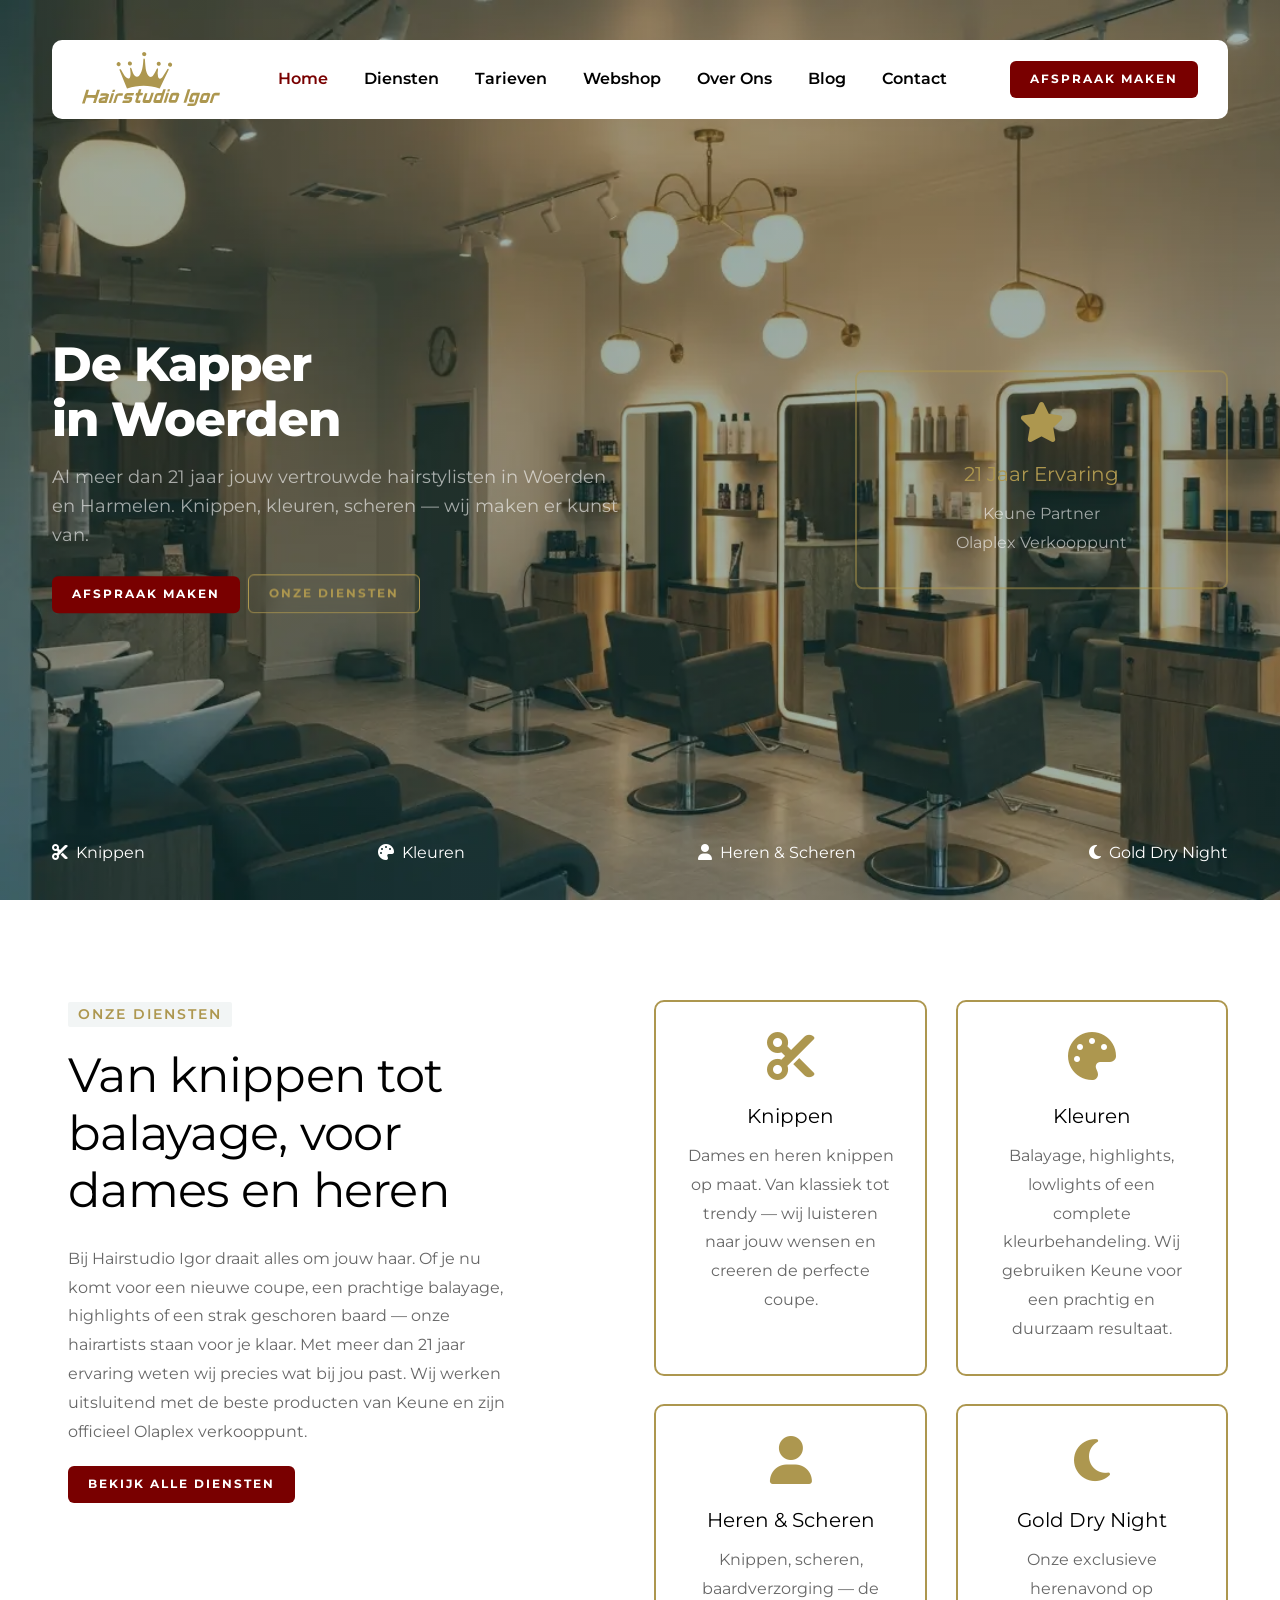
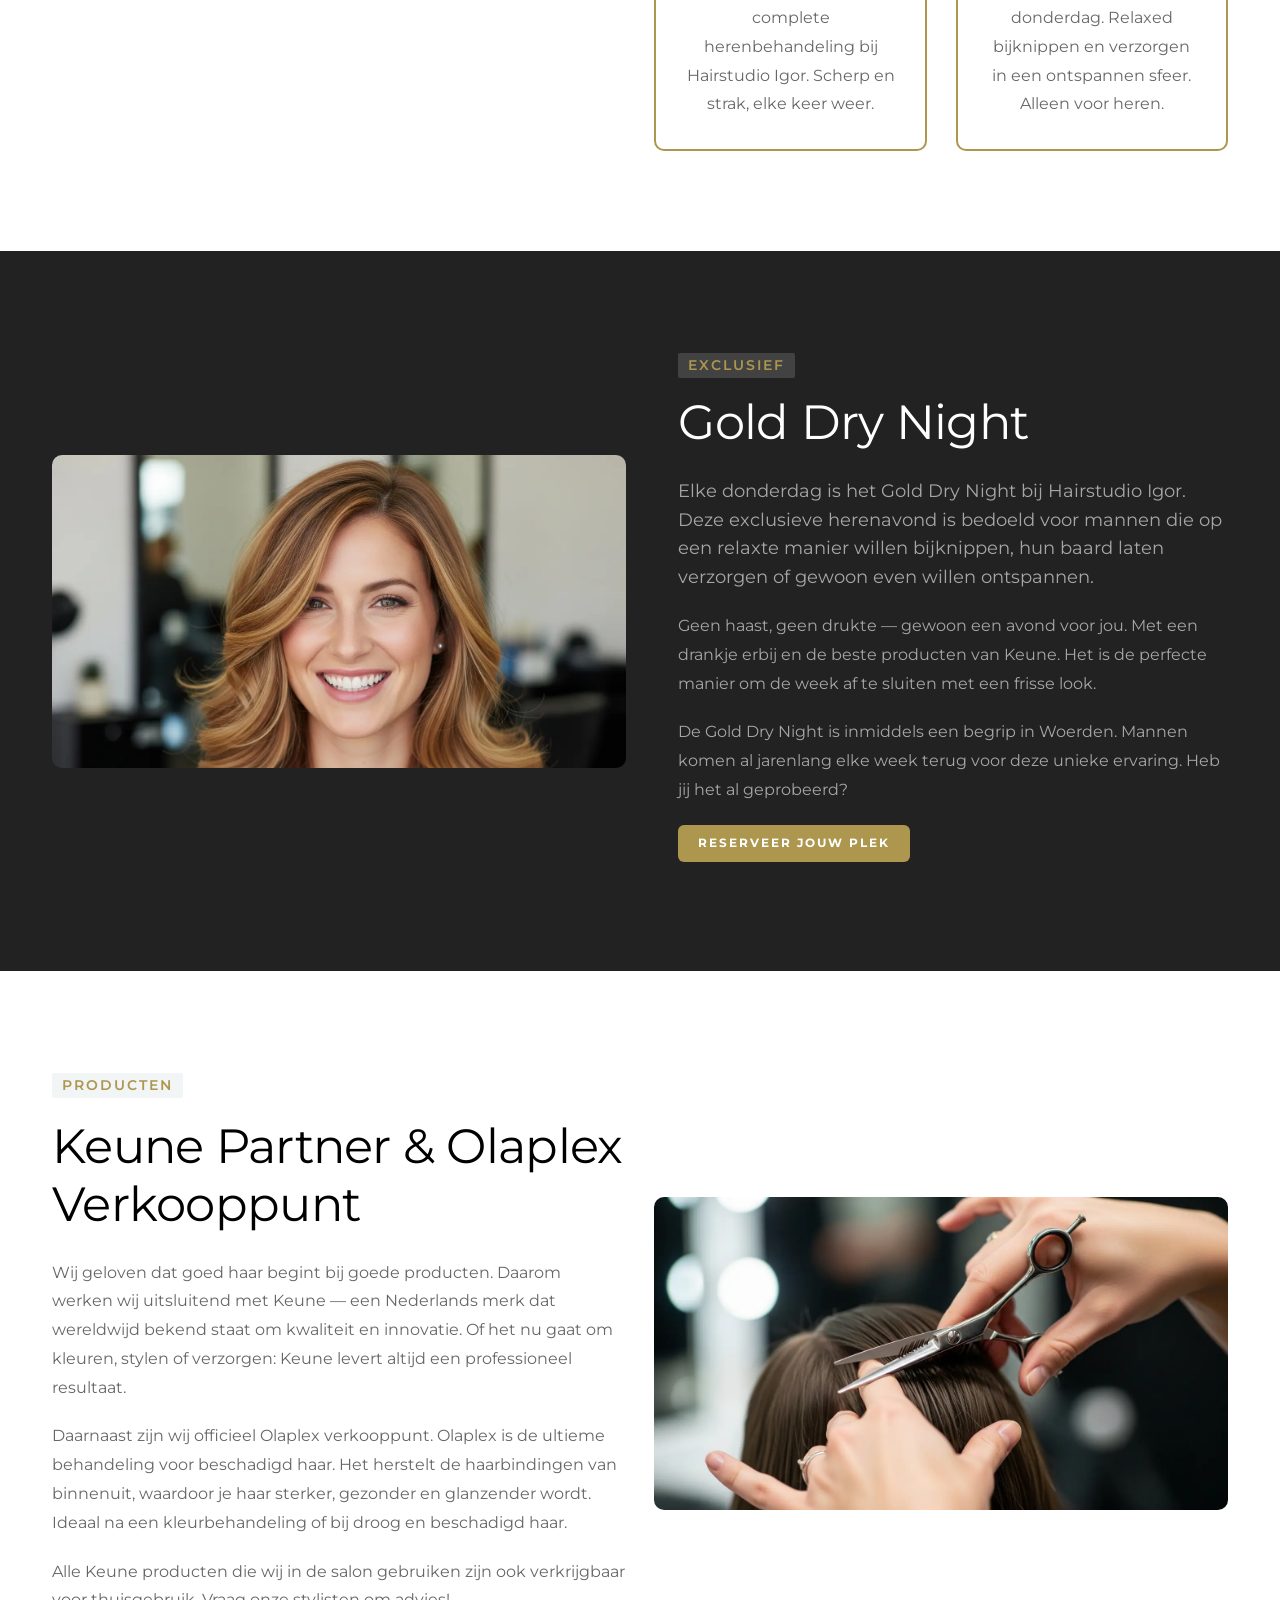
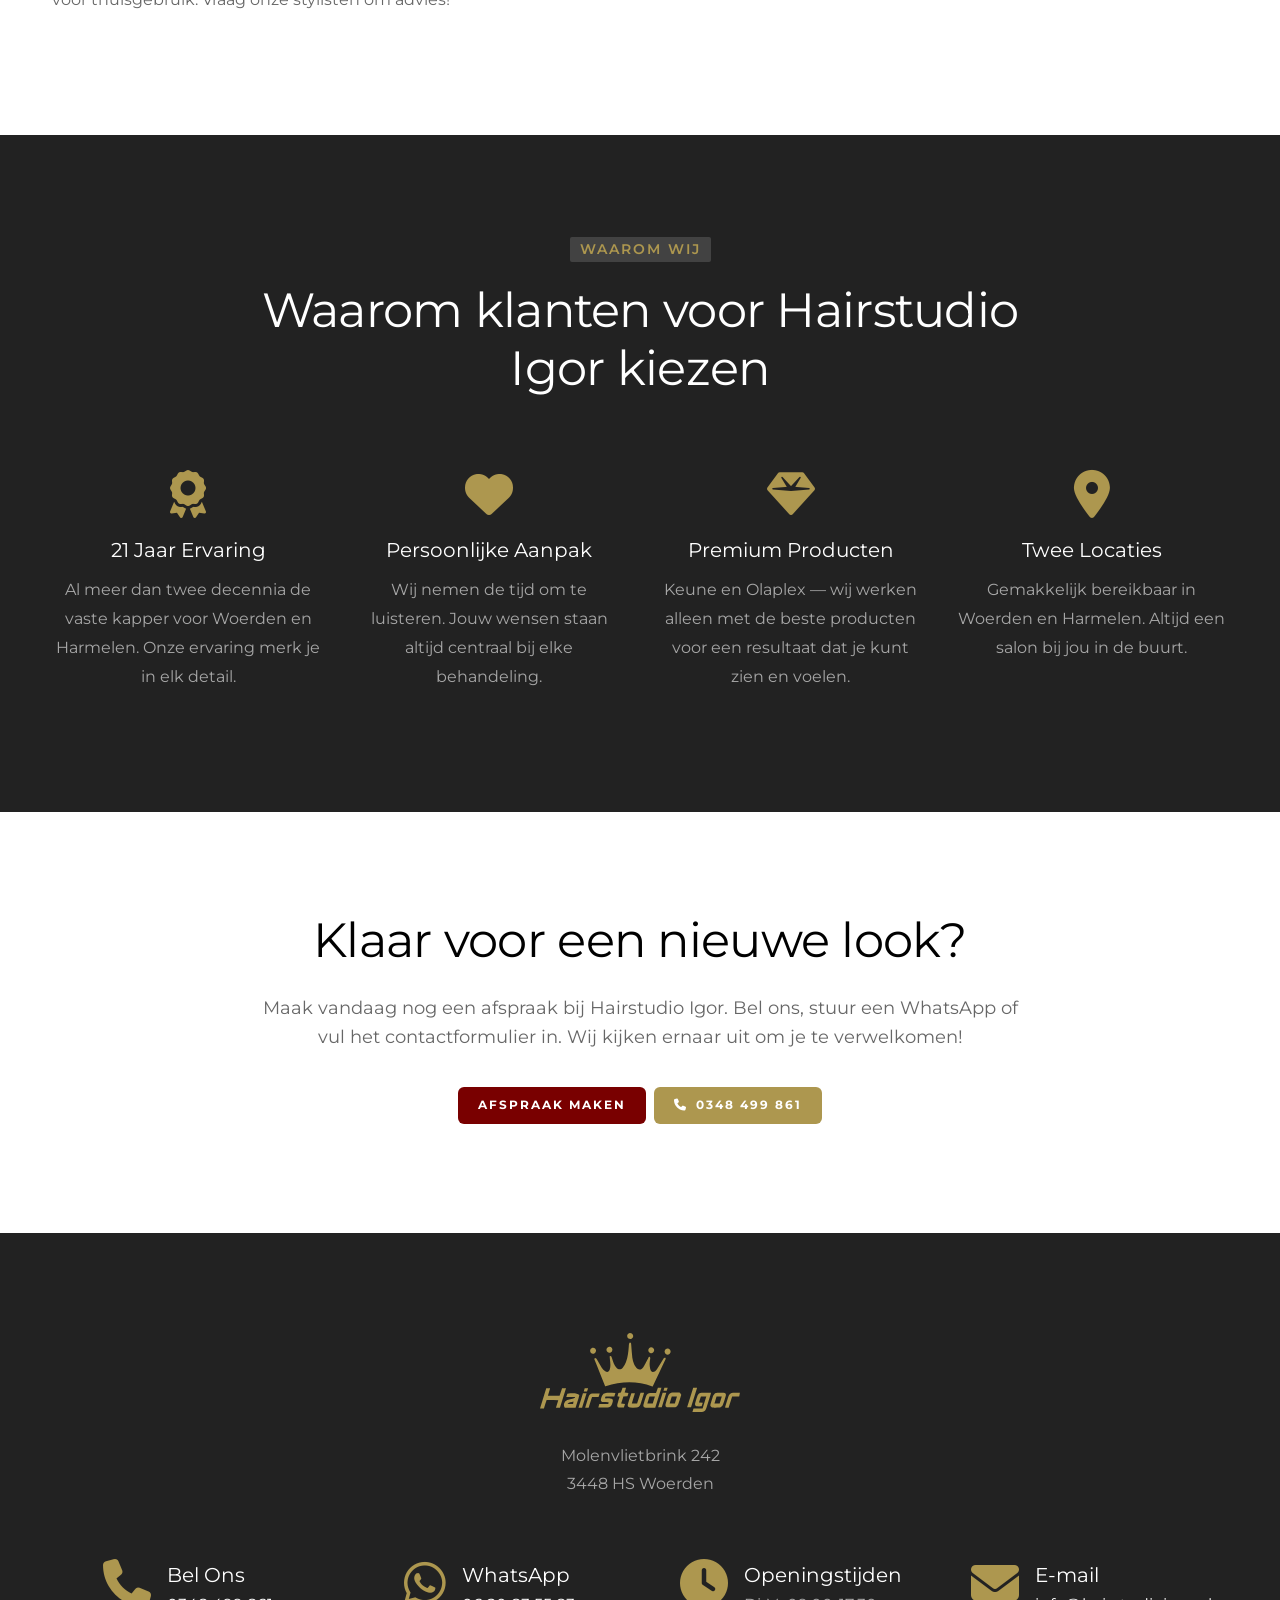
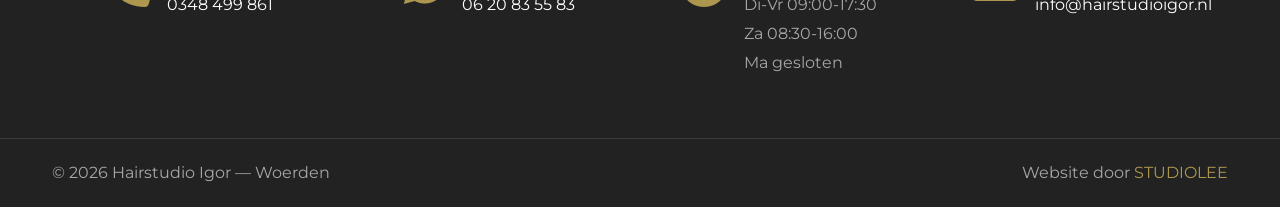
<file: index.html>
<!DOCTYPE html>
<html lang="nl">

<head>
    <title>Hairstudio Igor — De Kapper in Woerden | 21 Jaar Ervaring</title>
    <link rel="icon" href="images/icon.webp" type="image/gif" sizes="16x16">
    <meta content="text/html;charset=utf-8" http-equiv="Content-Type">
    <meta content="width=device-width, initial-scale=1.0" name="viewport">
    <meta content="Hairstudio Igor — jouw kapper in Woerden en Harmelen. 21 jaar ervaring in knippen, kleuren, balayage, highlights en herenscheren. Keune partner & Olaplex verkooppunt." name="description">
    <meta content="kapper woerden, hairstudio igor, kapsalon woerden, balayage woerden, heren kapper woerden, keune kapper" name="keywords">
    <meta content="Hairstudio Igor" name="author">
    <meta property="og:title" content="Hairstudio Igor — De Kapper in Woerden">
    <meta property="og:description" content="21 jaar ervaring in knippen, kleuren en scheren. Keune partner & Olaplex verkooppunt in Woerden.">
    <meta property="og:type" content="website">
    <meta property="og:url" content="https://www.hairstudioigor.nl">
    <!-- CSS Files -->
    <link href="css/bootstrap.min.css" rel="stylesheet" type="text/css" id="bootstrap">
    <link href="css/plugins.css" rel="stylesheet" type="text/css">
    <link href="css/swiper.css" rel="stylesheet" type="text/css">
    <link href="css/style.css" rel="stylesheet" type="text/css">
    <link href="css/coloring.css" rel="stylesheet" type="text/css">
    <link href="css/swiper-custom-1.css" rel="stylesheet" type="text/css">
    <link href="css/datepicker.css" rel="stylesheet" type="text/css">
    <link id="colors" href="css/colors/scheme-01.css" rel="stylesheet" type="text/css">
    <link href="https://fonts.googleapis.com/css2?family=Montserrat:wght@300;400;500;600;700;800&display=swap" rel="stylesheet">
    <link href="fonts/fontawesome6/css/all.min.css" rel="stylesheet" type="text/css">
    <style>
        :root {
            --primary-color: #790000;
            --primary-color-rgb: 121, 0, 0;
            --secondary-color: #AD974F;
            --secondary-color-rgb: 173, 151, 79;
        }
        body, h1, h2, h3, h4, h5, h6, p, a, span, div, li, input, textarea, select, button, label {
            font-family: 'Montserrat', sans-serif !important;
        }
        .btn-main { background: #790000 !important; }
        .btn-main.btn-gold { background: #AD974F !important; }
        .btn-main.btn-line { border-color: #AD974F !important; color: #AD974F !important; background: transparent !important; }
        .btn-main.btn-line:hover { background: #AD974F !important; color: #fff !important; }
        .id-color, .id-color i { color: #AD974F !important; }
        .bg-gold { background-color: #AD974F !important; }
        .bg-bordeaux { background-color: #790000 !important; }
        .text-gold { color: #AD974F !important; }
        .text-bordeaux { color: #790000 !important; }
        .bg-dark, .section-dark, .bg-dark-2 { background-color: #222222 !important; }
        .subtitle { color: #AD974F !important; text-transform: uppercase; letter-spacing: 2px; font-size: 14px; font-weight: 600; }
        .service-icon { font-size: 48px; color: #AD974F; margin-bottom: 20px; display: block; }
        .gold-card { border: 2px solid #AD974F; border-radius: 8px; padding: 30px; text-align: center; transition: all 0.3s ease; }
        .gold-card:hover { background: rgba(173,151,79,0.08); }
        footer .subfooter { border-top: 1px solid rgba(255,255,255,0.1); padding: 20px 0; margin-top: 40px; }
        .studiolee-link { color: #AD974F; text-decoration: none; }
        .studiolee-link:hover { text-decoration: underline; }
    </style>
</head>

<body>

    <div id="wrapper">

        <div class="float-text show-on-scroll"><span><a href="#">Naar boven</a></span></div>
        <div class="scrollbar-v show-on-scroll"></div>
        <div id="de-loader"></div>

        <header class="transparent header-light header-float">
            <div class="container">
                <div class="row">
                    <div class="col-md-12">
                        <div class="header-inner">
                            <div class="de-flex">
                                <div class="de-flex-col">
                                    <div id="logo">
                                        <a href="index.html">
                                            <img class="logo-main" src="images/logo.svg" alt="Hairstudio Igor">
                                            <img class="logo-scroll" src="images/logo.svg" alt="Hairstudio Igor">
                                            <img class="logo-mobile" src="images/logo.svg" alt="Hairstudio Igor">
                                        </a>
                                    </div>
                                </div>
                                <div class="de-flex-col">
                                    <div class="de-flex-col header-col-mid">
                                        <ul id="mainmenu">
                                            <li><a class="menu-item active" href="index.html">Home</a></li>
                                            <li><a class="menu-item" href="diensten.html">Diensten</a></li>
                                            <li><a class="menu-item" href="tarieven.html">Tarieven</a></li>
                                            <li><a class="menu-item" href="webshop.html">Webshop</a></li>
                                            <li><a class="menu-item" href="over-ons.html">Over Ons</a></li>
                                            <li><a class="menu-item" href="blog.html">Blog</a></li>
                                            <li><a class="menu-item" href="contact.html">Contact</a></li>
                                        </ul>
                                    </div>
                                </div>
                                <div class="de-flex-col">
                                    <a class="btn-main fx-slide w-100" href="contact.html"><span>Afspraak Maken</span></a>
                                    <div class="menu_side_area"><span id="menu-btn"></span></div>
                                </div>
                            </div>
                        </div>
                    </div>
                </div>
            </div>
        </header>

        <!-- HERO SECTION -->
        <section id="section-hero" class="text-light no-top no-bottom relative overflow-hidden z-1000">
            <div class="abs w-100 abs-centered z-2">
                <div class="container">
                    <div class="spacer-double"></div>
                    <div class="row g-4 align-items-center justify-content-between">
                        <div class="col-md-6">
                            <h1 class="mb-3" style="font-size: 3rem; font-weight: 800;">De Kapper<br>in Woerden</h1>
                            <p class="fs-18 mb-4">Al meer dan 21 jaar jouw vertrouwde hairstylisten in Woerden en Harmelen. Knippen, kleuren, scheren — wij maken er kunst van.</p>
                            <a class="btn-main fx-slide" href="contact.html"><span>Afspraak Maken</span></a>&nbsp;
                            <a class="btn-main btn-line bg-blur fx-slide" href="diensten.html"><span>Onze Diensten</span></a>
                        </div>
                        <div class="col-lg-4">
                            <div class="gold-card text-light" style="border-color: rgba(173,151,79,0.5);">
                                <i class="fa-solid fa-star text-gold fs-40 mb-3"></i>
                                <h4 class="text-gold">21 Jaar Ervaring</h4>
                                <p class="mb-0">Keune Partner<br>Olaplex Verkooppunt</p>
                            </div>
                        </div>
                    </div>
                </div>
            </div>
            <div class="vertical-center">
                <div class="swiper">
                    <div class="swiper-wrapper">
                        <div class="swiper-slide">
                            <div class="swiper-inner" data-bgimage="url(images/slider/1.webp)">
                                <div class="sw-overlay op-5"></div>
                            </div>
                        </div>
                        <div class="swiper-slide">
                            <div class="swiper-inner" data-bgimage="url(images/slider/2.webp)">
                                <div class="sw-overlay op-5"></div>
                            </div>
                        </div>
                        <div class="swiper-slide">
                            <div class="swiper-inner" data-bgimage="url(images/slider/3.webp)">
                                <div class="sw-overlay op-5"></div>
                            </div>
                        </div>
                    </div>
                </div>
            </div>

            <div class="abs w-100 bottom-0 z-2 pb-4 sm-hide">
                <div class="container">
                    <div class="row">
                        <div class="col-lg-12">
                            <div class="d-flex justify-content-between">
                                <div><h6><i class="fa-solid fa-scissors me-2"></i>Knippen</h6></div>
                                <div><h6><i class="fa-solid fa-palette me-2"></i>Kleuren</h6></div>
                                <div><h6><i class="fa-solid fa-user me-2"></i>Heren & Scheren</h6></div>
                                <div><h6><i class="fa-solid fa-moon me-2"></i>Gold Dry Night</h6></div>
                            </div>
                        </div>
                    </div>
                </div>
            </div>
        </section>

        <!-- DIENSTEN OVERZICHT -->
        <section id="section-diensten">
            <div class="container">
                <div class="row g-4 justify-content-between">
                    <div class="col-lg-5">
                        <div class="ps-lg-3">
                            <div class="subtitle wow fadeInUp" data-wow-delay=".2s">Onze Diensten</div>
                            <h2 class="wow fadeInUp" data-wow-delay=".4s">Van knippen tot balayage, voor dames en heren</h2>
                            <p class="wow fadeInUp" data-wow-delay=".6s">Bij Hairstudio Igor draait alles om jouw haar. Of je nu komt voor een nieuwe coupe, een prachtige balayage, highlights of een strak geschoren baard — onze hairartists staan voor je klaar. Met meer dan 21 jaar ervaring weten wij precies wat bij jou past. Wij werken uitsluitend met de beste producten van Keune en zijn officieel Olaplex verkooppunt.</p>
                            <a class="btn-main fx-slide" href="diensten.html"><span>Bekijk Alle Diensten</span></a>
                        </div>
                    </div>

                    <div class="col-lg-6">
                        <div class="row g-4">
                            <div class="col-md-6">
                                <div class="h-100 rounded-1 gold-card">
                                    <i class="fa-solid fa-scissors service-icon"></i>
                                    <div class="relative wow fadeInUp">
                                        <h4>Knippen</h4>
                                        <p class="mb-0">Dames en heren knippen op maat. Van klassiek tot trendy — wij luisteren naar jouw wensen en creeren de perfecte coupe.</p>
                                    </div>
                                </div>
                            </div>

                            <div class="col-md-6">
                                <div class="h-100 rounded-1 gold-card">
                                    <i class="fa-solid fa-palette service-icon"></i>
                                    <div class="relative wow fadeInUp">
                                        <h4>Kleuren</h4>
                                        <p class="mb-0">Balayage, highlights, lowlights of een complete kleurbehandeling. Wij gebruiken Keune voor een prachtig en duurzaam resultaat.</p>
                                    </div>
                                </div>
                            </div>

                            <div class="col-md-6">
                                <div class="h-100 rounded-1 gold-card">
                                    <i class="fa-solid fa-user service-icon"></i>
                                    <div class="relative wow fadeInUp">
                                        <h4>Heren & Scheren</h4>
                                        <p class="mb-0">Knippen, scheren, baardverzorging — de complete herenbehandeling bij Hairstudio Igor. Scherp en strak, elke keer weer.</p>
                                    </div>
                                </div>
                            </div>

                            <div class="col-md-6">
                                <div class="h-100 rounded-1 gold-card">
                                    <i class="fa-solid fa-moon service-icon"></i>
                                    <div class="relative wow fadeInUp">
                                        <h4>Gold Dry Night</h4>
                                        <p class="mb-0">Onze exclusieve herenavond op donderdag. Relaxed bijknippen en verzorgen in een ontspannen sfeer. Alleen voor heren.</p>
                                    </div>
                                </div>
                            </div>
                        </div>
                    </div>
                </div>
            </div>
        </section>

        <!-- GOLD DRY NIGHT HIGHLIGHT -->
        <section class="bg-dark section-dark text-light">
            <div class="container">
                <div class="row g-4 align-items-center">
                    <div class="col-lg-6">
                        <img src="images/gallery/l1.webp" class="w-100 rounded-1" alt="Gold Dry Night bij Hairstudio Igor">
                    </div>
                    <div class="col-lg-6">
                        <div class="ps-lg-4">
                            <div class="subtitle s2 mb-3 text-gold">Exclusief</div>
                            <h2>Gold Dry Night</h2>
                            <p class="fs-18">Elke donderdag is het Gold Dry Night bij Hairstudio Igor. Deze exclusieve herenavond is bedoeld voor mannen die op een relaxte manier willen bijknippen, hun baard laten verzorgen of gewoon even willen ontspannen.</p>
                            <p>Geen haast, geen drukte — gewoon een avond voor jou. Met een drankje erbij en de beste producten van Keune. Het is de perfecte manier om de week af te sluiten met een frisse look.</p>
                            <p>De Gold Dry Night is inmiddels een begrip in Woerden. Mannen komen al jarenlang elke week terug voor deze unieke ervaring. Heb jij het al geprobeerd?</p>
                            <a class="btn-main btn-gold fx-slide" href="contact.html"><span>Reserveer Jouw Plek</span></a>
                        </div>
                    </div>
                </div>
            </div>
        </section>

        <!-- KEUNE & OLAPLEX -->
        <section>
            <div class="container">
                <div class="row g-4 align-items-center">
                    <div class="col-lg-6 order-lg-2">
                        <img src="images/gallery/l2.webp" class="w-100 rounded-1" alt="Keune producten bij Hairstudio Igor">
                    </div>
                    <div class="col-lg-6 order-lg-1">
                        <div class="subtitle wow fadeInUp">Producten</div>
                        <h2 class="wow fadeInUp">Keune Partner & Olaplex Verkooppunt</h2>
                        <p class="wow fadeInUp">Wij geloven dat goed haar begint bij goede producten. Daarom werken wij uitsluitend met Keune — een Nederlands merk dat wereldwijd bekend staat om kwaliteit en innovatie. Of het nu gaat om kleuren, stylen of verzorgen: Keune levert altijd een professioneel resultaat.</p>
                        <p class="wow fadeInUp">Daarnaast zijn wij officieel Olaplex verkooppunt. Olaplex is de ultieme behandeling voor beschadigd haar. Het herstelt de haarbindingen van binnenuit, waardoor je haar sterker, gezonder en glanzender wordt. Ideaal na een kleurbehandeling of bij droog en beschadigd haar.</p>
                        <p class="wow fadeInUp">Alle Keune producten die wij in de salon gebruiken zijn ook verkrijgbaar voor thuisgebruik. Vraag onze stylisten om advies!</p>
                    </div>
                </div>
            </div>
        </section>

        <!-- WAAROM HAIRSTUDIO IGOR -->
        <section class="bg-dark section-dark text-light">
            <div class="container">
                <div class="row justify-content-center text-center mb-5">
                    <div class="col-lg-8">
                        <div class="subtitle s2 text-gold">Waarom Wij</div>
                        <h2>Waarom klanten voor Hairstudio Igor kiezen</h2>
                    </div>
                </div>
                <div class="row g-4">
                    <div class="col-lg-3 col-md-6 text-center">
                        <i class="fa-solid fa-award text-gold fs-48 mb-3"></i>
                        <h4>21 Jaar Ervaring</h4>
                        <p>Al meer dan twee decennia de vaste kapper voor Woerden en Harmelen. Onze ervaring merk je in elk detail.</p>
                    </div>
                    <div class="col-lg-3 col-md-6 text-center">
                        <i class="fa-solid fa-heart text-gold fs-48 mb-3"></i>
                        <h4>Persoonlijke Aanpak</h4>
                        <p>Wij nemen de tijd om te luisteren. Jouw wensen staan altijd centraal bij elke behandeling.</p>
                    </div>
                    <div class="col-lg-3 col-md-6 text-center">
                        <i class="fa-solid fa-gem text-gold fs-48 mb-3"></i>
                        <h4>Premium Producten</h4>
                        <p>Keune en Olaplex — wij werken alleen met de beste producten voor een resultaat dat je kunt zien en voelen.</p>
                    </div>
                    <div class="col-lg-3 col-md-6 text-center">
                        <i class="fa-solid fa-location-dot text-gold fs-48 mb-3"></i>
                        <h4>Twee Locaties</h4>
                        <p>Gemakkelijk bereikbaar in Woerden en Harmelen. Altijd een salon bij jou in de buurt.</p>
                    </div>
                </div>
            </div>
        </section>

        <!-- CTA SECTION -->
        <section>
            <div class="container">
                <div class="row justify-content-center text-center">
                    <div class="col-lg-8">
                        <h2>Klaar voor een nieuwe look?</h2>
                        <p class="fs-18">Maak vandaag nog een afspraak bij Hairstudio Igor. Bel ons, stuur een WhatsApp of vul het contactformulier in. Wij kijken ernaar uit om je te verwelkomen!</p>
                        <div class="spacer-half"></div>
                        <a class="btn-main fx-slide" href="contact.html"><span>Afspraak Maken</span></a>&nbsp;
                        <a class="btn-main btn-gold fx-slide" href="tel:0348499861"><span><i class="fa-solid fa-phone me-2"></i>0348 499 861</span></a>
                    </div>
                </div>
            </div>
        </section>

    </div>

    <!-- footer -->
    <footer class="section-dark">
        <div class="container">
            <div class="row gx-5 justify-content-center">
                <div class="col-lg-8">
                    <div class="text-center">
                        <img src="images/logo.svg" class="w-200px" alt="Hairstudio Igor">
                        <div class="spacer-single"></div>
                        <div class="fs-16">Molenvlietbrink 242<br>3448 HS Woerden</div>
                    </div>
                </div>
            </div>
            <div class="spacer-double"></div>
            <div class="row g-4">
                <div class="col-lg-3 col-md-6 mb-sm-30">
                    <div class="d-flex justify-content-center">
                        <i class="fs-48 text-gold fa-solid fa-phone"></i>
                        <div class="ms-3"><h4 class="mb-0">Bel Ons</h4><p><a href="tel:0348499861" class="text-white">0348 499 861</a></p></div>
                    </div>
                </div>
                <div class="col-lg-3 col-md-6 mb-sm-30">
                    <div class="d-flex justify-content-center">
                        <i class="fs-48 text-gold fa-brands fa-whatsapp"></i>
                        <div class="ms-3"><h4 class="mb-0">WhatsApp</h4><p><a href="https://wa.me/31620835583" class="text-white">06 20 83 55 83</a></p></div>
                    </div>
                </div>
                <div class="col-lg-3 col-md-6 mb-sm-30">
                    <div class="d-flex justify-content-center">
                        <i class="fs-48 text-gold fa-solid fa-clock"></i>
                        <div class="ms-3"><h4 class="mb-0">Openingstijden</h4><p>Di-Vr 09:00-17:30<br>Za 08:30-16:00<br>Ma gesloten</p></div>
                    </div>
                </div>
                <div class="col-lg-3 col-md-6 mb-sm-30">
                    <div class="d-flex justify-content-center">
                        <i class="fs-48 text-gold fa-solid fa-envelope"></i>
                        <div class="ms-3"><h4 class="mb-0">E-mail</h4><p><a href="mailto:info@hairstudioigor.nl" class="text-white">info@hairstudioigor.nl</a></p></div>
                    </div>
                </div>
            </div>
        </div>
        <div class="subfooter">
            <div class="container">
                <div class="row">
                    <div class="col-md-6">&copy; 2026 Hairstudio Igor — Woerden</div>
                    <div class="col-md-6 text-md-end">
                        Website door <a href="https://www.studiolee.nl" target="_blank" class="studiolee-link">STUDIOLEE</a>
                    </div>
                </div>
            </div>
        </div>
    </footer>

    <script src="js/vendors.js"></script>
    <script src="js/swiper.js"></script>
    <script src="js/custom-swiper-1.js"></script>
    <script src="js/designesia.js"></script>

</body>

</html>
</file>
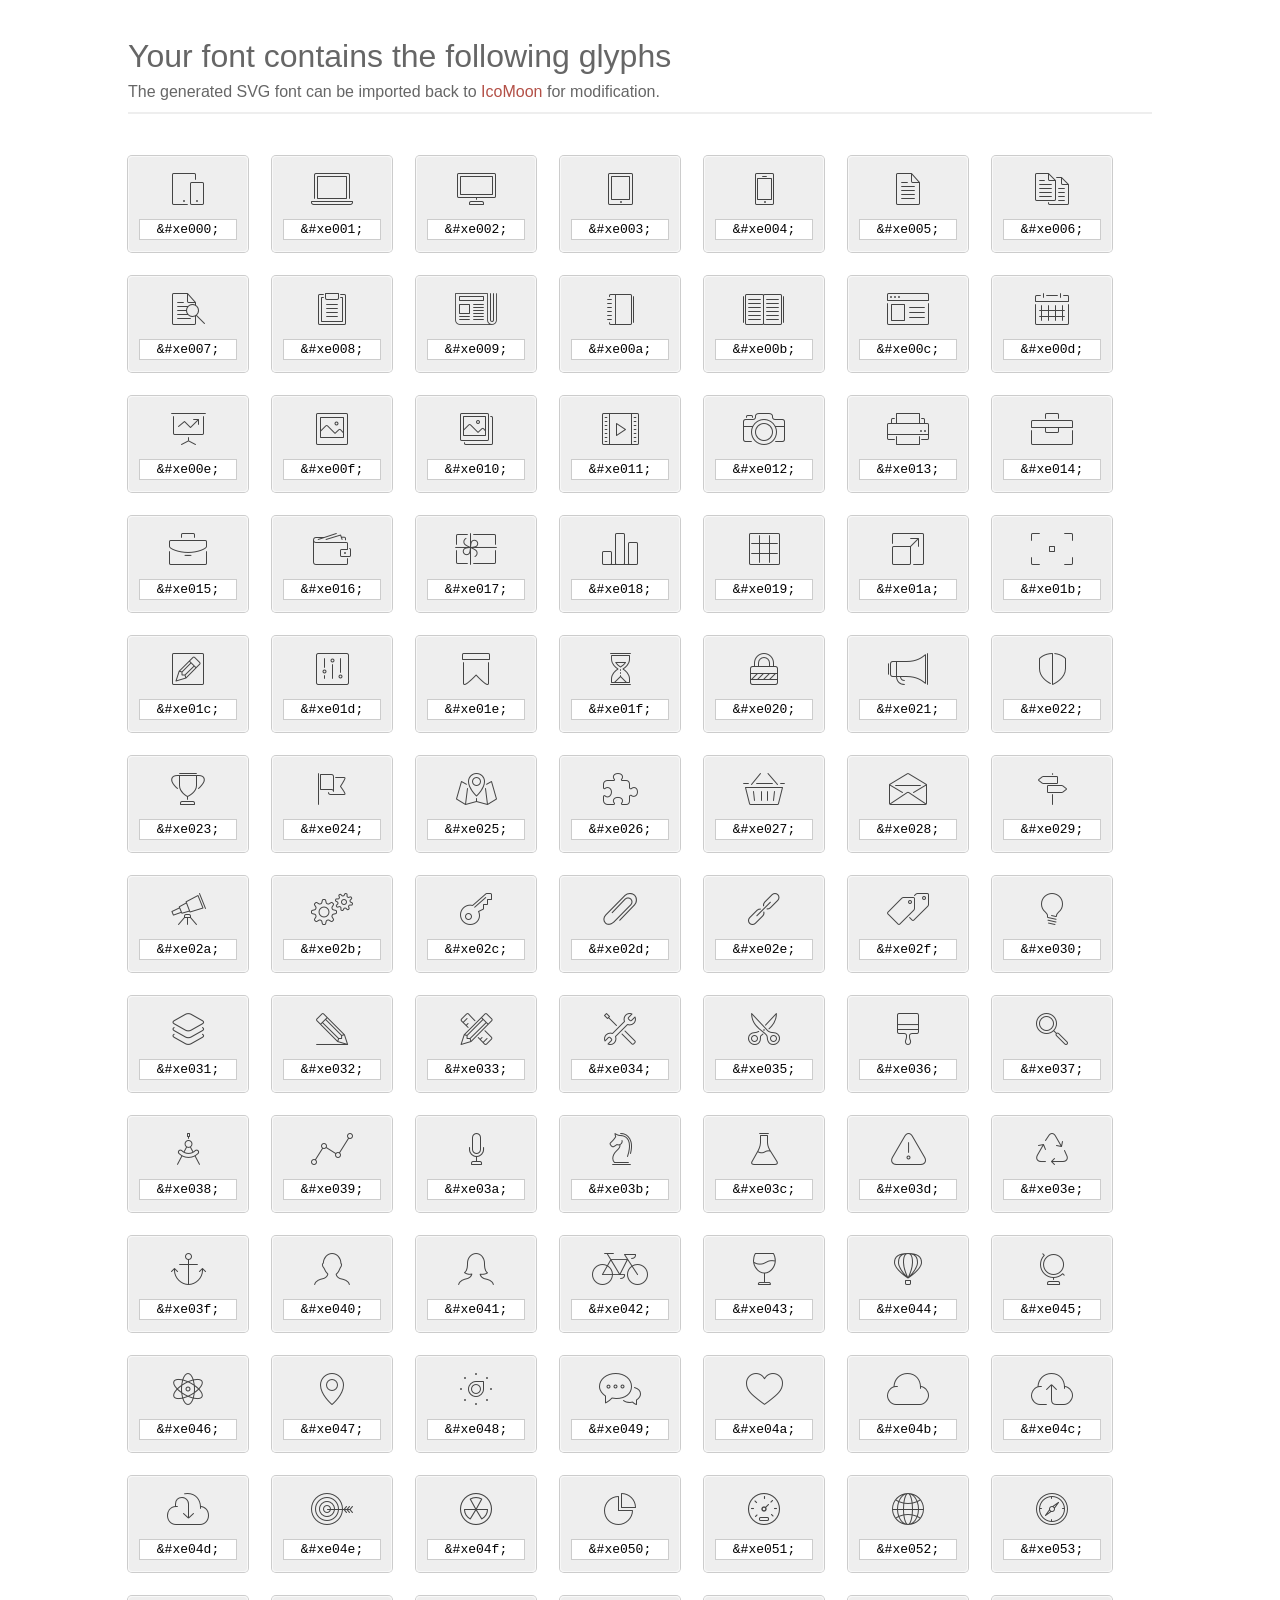
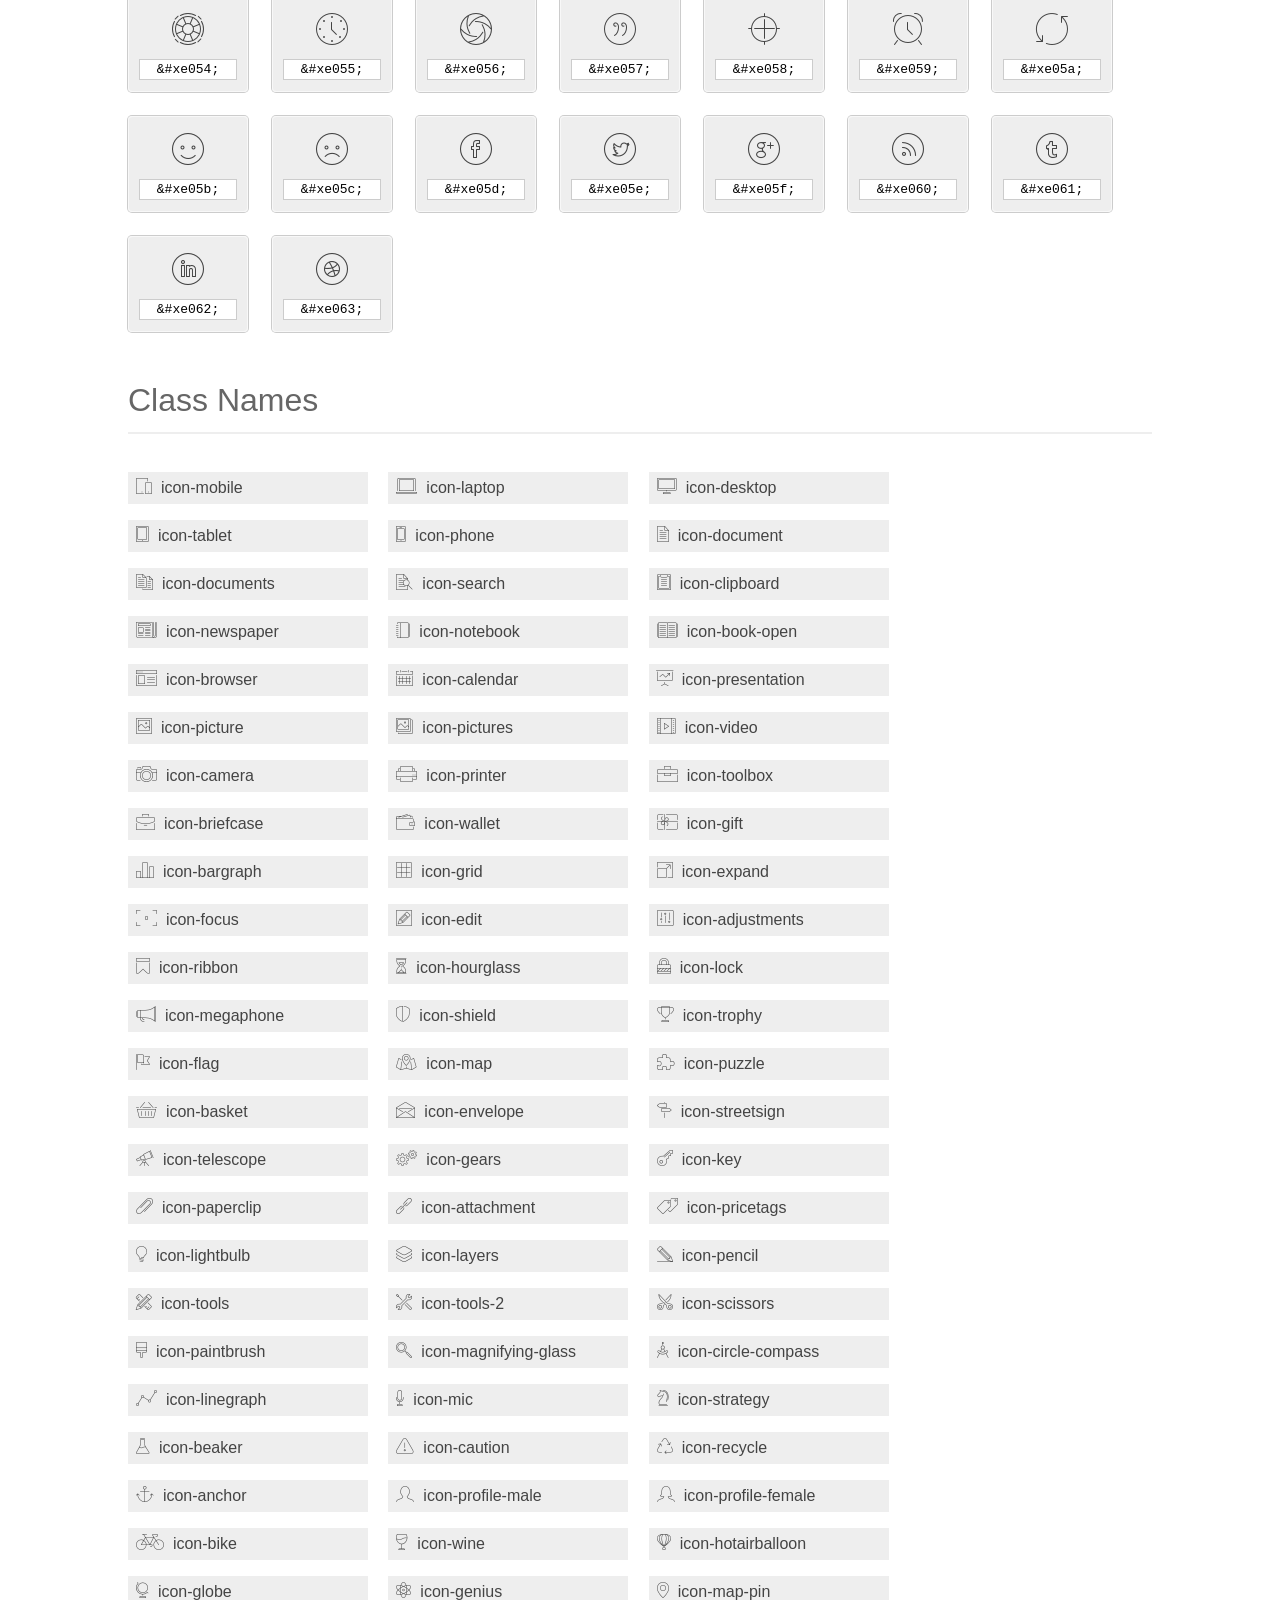
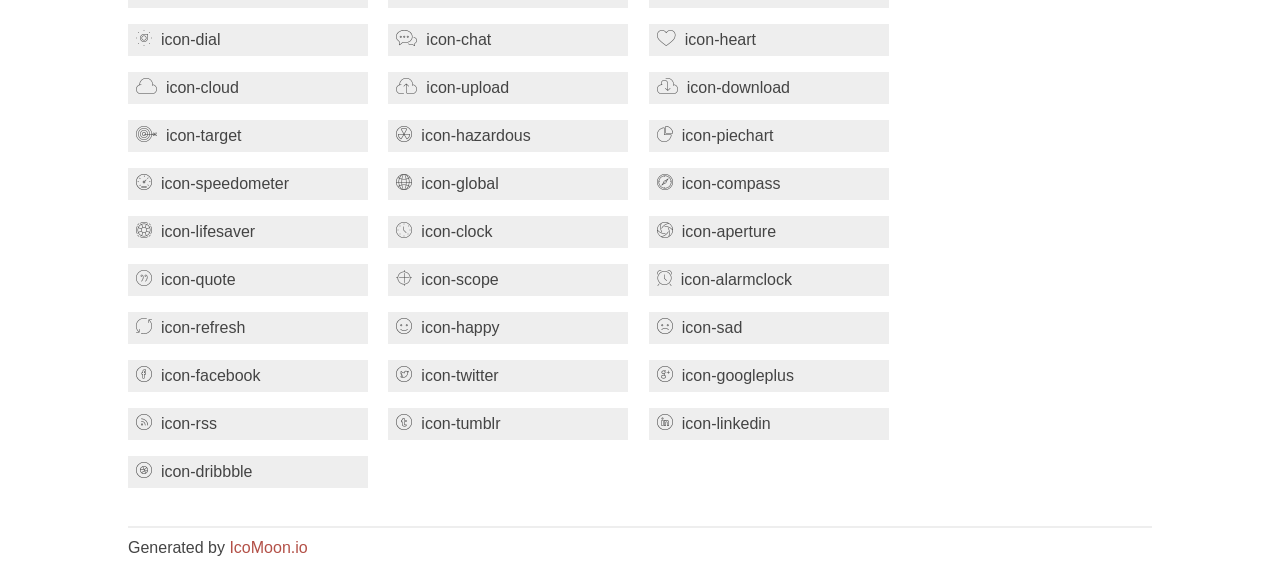
<file: fonts/et-line-font/index.html>
<!doctype html>
<html>
<head>
<title>Your Font/Glyphs</title>
<link rel="stylesheet" href="style.css" >
<!--[if lte IE 7]><script src="lte-ie7.js"></script><![endif]-->
<style>
	section, header, footer {display: block;}
	body {
		font-family: sans-serif;
		color: #444;
		line-height: 1.5;
		font-size: 1em;
	}
	* {
		-moz-box-sizing: border-box;
		-webkit-box-sizing: border-box;
		box-sizing: border-box;
		margin: 0;
		padding: 0;
	}
	.glyph {
		font-size: 16px;
		float: left;
		text-align: center;
		background: #eee;
		padding: .75em;
		margin: .75em 1.5em .75em 0;
		width: 7.5em;
		border-radius: .25em;
		box-shadow: inset 0 0 0 1px #f8f8f8, 0 0 0 1px #CCC;
	}
	.glyph input {
		font-family: consolas, monospace;
		font-size: 13px;
		width: 100%;
		text-align: center;
		border: 0;
		box-shadow: 0 0 0 1px #ccc;
		padding: .125em;
	}
	.w-main {
		width: 80%;
	}
	.centered {
		margin-left: auto;
		margin-right: auto;
	}
	.fs1 {
		font-size: 2em;
	}
	header {
		margin: 2em 0;
		padding-bottom: .5em;
		color: #666;
		box-shadow: 0 2px #eee;
	}
	header h1 {
		font-size: 2em;
		font-weight: normal;
	}
	.clearfix:before, .clearfix:after { content: ""; display: table; }
	.clearfix:after, .clear { clear: both; }
	footer {
		margin-top: 2em;
		padding: .5em 0;
		box-shadow: 0 -2px #eee;
	}
	a, a:visited {
		color: #B35047;
		text-decoration: none;
	}
	a:hover, a:focus {color: #000;}
	.box1 {
		font-size: 16px;
		display: inline-block;
		width: 15em;
		padding: .25em .5em;
		background: #eee;
		margin: .5em 1em .5em 0;
	}
</style>
</head>
<body>
	<div class="w-main centered">
	<section class="mtm clearfix" id="glyphs">
	<header>
		<h1>Your font contains the following glyphs</h1>
		<p>The generated SVG font can be imported back to <a href="http://icomoon.io/app">IcoMoon</a> for modification.</p>
	</header>
	<div class="glyph">
		<div class="fs1" aria-hidden="true" data-icon="&#xe000;"></div>
		<input type="text" readonly="readonly" value="&amp;#xe000;" >
	</div>
	<div class="glyph">
		<div class="fs1" aria-hidden="true" data-icon="&#xe001;"></div>
		<input type="text" readonly="readonly" value="&amp;#xe001;" >
	</div>
	<div class="glyph">
		<div class="fs1" aria-hidden="true" data-icon="&#xe002;"></div>
		<input type="text" readonly="readonly" value="&amp;#xe002;" >
	</div>
	<div class="glyph">
		<div class="fs1" aria-hidden="true" data-icon="&#xe003;"></div>
		<input type="text" readonly="readonly" value="&amp;#xe003;" >
	</div>
	<div class="glyph">
		<div class="fs1" aria-hidden="true" data-icon="&#xe004;"></div>
		<input type="text" readonly="readonly" value="&amp;#xe004;" >
	</div>
	<div class="glyph">
		<div class="fs1" aria-hidden="true" data-icon="&#xe005;"></div>
		<input type="text" readonly="readonly" value="&amp;#xe005;" >
	</div>
	<div class="glyph">
		<div class="fs1" aria-hidden="true" data-icon="&#xe006;"></div>
		<input type="text" readonly="readonly" value="&amp;#xe006;" >
	</div>
	<div class="glyph">
		<div class="fs1" aria-hidden="true" data-icon="&#xe007;"></div>
		<input type="text" readonly="readonly" value="&amp;#xe007;" >
	</div>
	<div class="glyph">
		<div class="fs1" aria-hidden="true" data-icon="&#xe008;"></div>
		<input type="text" readonly="readonly" value="&amp;#xe008;" >
	</div>
	<div class="glyph">
		<div class="fs1" aria-hidden="true" data-icon="&#xe009;"></div>
		<input type="text" readonly="readonly" value="&amp;#xe009;" >
	</div>
	<div class="glyph">
		<div class="fs1" aria-hidden="true" data-icon="&#xe00a;"></div>
		<input type="text" readonly="readonly" value="&amp;#xe00a;" >
	</div>
	<div class="glyph">
		<div class="fs1" aria-hidden="true" data-icon="&#xe00b;"></div>
		<input type="text" readonly="readonly" value="&amp;#xe00b;" >
	</div>
	<div class="glyph">
		<div class="fs1" aria-hidden="true" data-icon="&#xe00c;"></div>
		<input type="text" readonly="readonly" value="&amp;#xe00c;" >
	</div>
	<div class="glyph">
		<div class="fs1" aria-hidden="true" data-icon="&#xe00d;"></div>
		<input type="text" readonly="readonly" value="&amp;#xe00d;" >
	</div>
	<div class="glyph">
		<div class="fs1" aria-hidden="true" data-icon="&#xe00e;"></div>
		<input type="text" readonly="readonly" value="&amp;#xe00e;" >
	</div>
	<div class="glyph">
		<div class="fs1" aria-hidden="true" data-icon="&#xe00f;"></div>
		<input type="text" readonly="readonly" value="&amp;#xe00f;" >
	</div>
	<div class="glyph">
		<div class="fs1" aria-hidden="true" data-icon="&#xe010;"></div>
		<input type="text" readonly="readonly" value="&amp;#xe010;" >
	</div>
	<div class="glyph">
		<div class="fs1" aria-hidden="true" data-icon="&#xe011;"></div>
		<input type="text" readonly="readonly" value="&amp;#xe011;" >
	</div>
	<div class="glyph">
		<div class="fs1" aria-hidden="true" data-icon="&#xe012;"></div>
		<input type="text" readonly="readonly" value="&amp;#xe012;" >
	</div>
	<div class="glyph">
		<div class="fs1" aria-hidden="true" data-icon="&#xe013;"></div>
		<input type="text" readonly="readonly" value="&amp;#xe013;" >
	</div>
	<div class="glyph">
		<div class="fs1" aria-hidden="true" data-icon="&#xe014;"></div>
		<input type="text" readonly="readonly" value="&amp;#xe014;" >
	</div>
	<div class="glyph">
		<div class="fs1" aria-hidden="true" data-icon="&#xe015;"></div>
		<input type="text" readonly="readonly" value="&amp;#xe015;" >
	</div>
	<div class="glyph">
		<div class="fs1" aria-hidden="true" data-icon="&#xe016;"></div>
		<input type="text" readonly="readonly" value="&amp;#xe016;" >
	</div>
	<div class="glyph">
		<div class="fs1" aria-hidden="true" data-icon="&#xe017;"></div>
		<input type="text" readonly="readonly" value="&amp;#xe017;" >
	</div>
	<div class="glyph">
		<div class="fs1" aria-hidden="true" data-icon="&#xe018;"></div>
		<input type="text" readonly="readonly" value="&amp;#xe018;" >
	</div>
	<div class="glyph">
		<div class="fs1" aria-hidden="true" data-icon="&#xe019;"></div>
		<input type="text" readonly="readonly" value="&amp;#xe019;" >
	</div>
	<div class="glyph">
		<div class="fs1" aria-hidden="true" data-icon="&#xe01a;"></div>
		<input type="text" readonly="readonly" value="&amp;#xe01a;" >
	</div>
	<div class="glyph">
		<div class="fs1" aria-hidden="true" data-icon="&#xe01b;"></div>
		<input type="text" readonly="readonly" value="&amp;#xe01b;" >
	</div>
	<div class="glyph">
		<div class="fs1" aria-hidden="true" data-icon="&#xe01c;"></div>
		<input type="text" readonly="readonly" value="&amp;#xe01c;" >
	</div>
	<div class="glyph">
		<div class="fs1" aria-hidden="true" data-icon="&#xe01d;"></div>
		<input type="text" readonly="readonly" value="&amp;#xe01d;" >
	</div>
	<div class="glyph">
		<div class="fs1" aria-hidden="true" data-icon="&#xe01e;"></div>
		<input type="text" readonly="readonly" value="&amp;#xe01e;" >
	</div>
	<div class="glyph">
		<div class="fs1" aria-hidden="true" data-icon="&#xe01f;"></div>
		<input type="text" readonly="readonly" value="&amp;#xe01f;" >
	</div>
	<div class="glyph">
		<div class="fs1" aria-hidden="true" data-icon="&#xe020;"></div>
		<input type="text" readonly="readonly" value="&amp;#xe020;" >
	</div>
	<div class="glyph">
		<div class="fs1" aria-hidden="true" data-icon="&#xe021;"></div>
		<input type="text" readonly="readonly" value="&amp;#xe021;" >
	</div>
	<div class="glyph">
		<div class="fs1" aria-hidden="true" data-icon="&#xe022;"></div>
		<input type="text" readonly="readonly" value="&amp;#xe022;" >
	</div>
	<div class="glyph">
		<div class="fs1" aria-hidden="true" data-icon="&#xe023;"></div>
		<input type="text" readonly="readonly" value="&amp;#xe023;" >
	</div>
	<div class="glyph">
		<div class="fs1" aria-hidden="true" data-icon="&#xe024;"></div>
		<input type="text" readonly="readonly" value="&amp;#xe024;" >
	</div>
	<div class="glyph">
		<div class="fs1" aria-hidden="true" data-icon="&#xe025;"></div>
		<input type="text" readonly="readonly" value="&amp;#xe025;" >
	</div>
	<div class="glyph">
		<div class="fs1" aria-hidden="true" data-icon="&#xe026;"></div>
		<input type="text" readonly="readonly" value="&amp;#xe026;" >
	</div>
	<div class="glyph">
		<div class="fs1" aria-hidden="true" data-icon="&#xe027;"></div>
		<input type="text" readonly="readonly" value="&amp;#xe027;" >
	</div>
	<div class="glyph">
		<div class="fs1" aria-hidden="true" data-icon="&#xe028;"></div>
		<input type="text" readonly="readonly" value="&amp;#xe028;" >
	</div>
	<div class="glyph">
		<div class="fs1" aria-hidden="true" data-icon="&#xe029;"></div>
		<input type="text" readonly="readonly" value="&amp;#xe029;" >
	</div>
	<div class="glyph">
		<div class="fs1" aria-hidden="true" data-icon="&#xe02a;"></div>
		<input type="text" readonly="readonly" value="&amp;#xe02a;" >
	</div>
	<div class="glyph">
		<div class="fs1" aria-hidden="true" data-icon="&#xe02b;"></div>
		<input type="text" readonly="readonly" value="&amp;#xe02b;" >
	</div>
	<div class="glyph">
		<div class="fs1" aria-hidden="true" data-icon="&#xe02c;"></div>
		<input type="text" readonly="readonly" value="&amp;#xe02c;" >
	</div>
	<div class="glyph">
		<div class="fs1" aria-hidden="true" data-icon="&#xe02d;"></div>
		<input type="text" readonly="readonly" value="&amp;#xe02d;" >
	</div>
	<div class="glyph">
		<div class="fs1" aria-hidden="true" data-icon="&#xe02e;"></div>
		<input type="text" readonly="readonly" value="&amp;#xe02e;" >
	</div>
	<div class="glyph">
		<div class="fs1" aria-hidden="true" data-icon="&#xe02f;"></div>
		<input type="text" readonly="readonly" value="&amp;#xe02f;" >
	</div>
	<div class="glyph">
		<div class="fs1" aria-hidden="true" data-icon="&#xe030;"></div>
		<input type="text" readonly="readonly" value="&amp;#xe030;" >
	</div>
	<div class="glyph">
		<div class="fs1" aria-hidden="true" data-icon="&#xe031;"></div>
		<input type="text" readonly="readonly" value="&amp;#xe031;" >
	</div>
	<div class="glyph">
		<div class="fs1" aria-hidden="true" data-icon="&#xe032;"></div>
		<input type="text" readonly="readonly" value="&amp;#xe032;" >
	</div>
	<div class="glyph">
		<div class="fs1" aria-hidden="true" data-icon="&#xe033;"></div>
		<input type="text" readonly="readonly" value="&amp;#xe033;" >
	</div>
	<div class="glyph">
		<div class="fs1" aria-hidden="true" data-icon="&#xe034;"></div>
		<input type="text" readonly="readonly" value="&amp;#xe034;" >
	</div>
	<div class="glyph">
		<div class="fs1" aria-hidden="true" data-icon="&#xe035;"></div>
		<input type="text" readonly="readonly" value="&amp;#xe035;" >
	</div>
	<div class="glyph">
		<div class="fs1" aria-hidden="true" data-icon="&#xe036;"></div>
		<input type="text" readonly="readonly" value="&amp;#xe036;" >
	</div>
	<div class="glyph">
		<div class="fs1" aria-hidden="true" data-icon="&#xe037;"></div>
		<input type="text" readonly="readonly" value="&amp;#xe037;" >
	</div>
	<div class="glyph">
		<div class="fs1" aria-hidden="true" data-icon="&#xe038;"></div>
		<input type="text" readonly="readonly" value="&amp;#xe038;" >
	</div>
	<div class="glyph">
		<div class="fs1" aria-hidden="true" data-icon="&#xe039;"></div>
		<input type="text" readonly="readonly" value="&amp;#xe039;" >
	</div>
	<div class="glyph">
		<div class="fs1" aria-hidden="true" data-icon="&#xe03a;"></div>
		<input type="text" readonly="readonly" value="&amp;#xe03a;" >
	</div>
	<div class="glyph">
		<div class="fs1" aria-hidden="true" data-icon="&#xe03b;"></div>
		<input type="text" readonly="readonly" value="&amp;#xe03b;" >
	</div>
	<div class="glyph">
		<div class="fs1" aria-hidden="true" data-icon="&#xe03c;"></div>
		<input type="text" readonly="readonly" value="&amp;#xe03c;" >
	</div>
	<div class="glyph">
		<div class="fs1" aria-hidden="true" data-icon="&#xe03d;"></div>
		<input type="text" readonly="readonly" value="&amp;#xe03d;" >
	</div>
	<div class="glyph">
		<div class="fs1" aria-hidden="true" data-icon="&#xe03e;"></div>
		<input type="text" readonly="readonly" value="&amp;#xe03e;" >
	</div>
	<div class="glyph">
		<div class="fs1" aria-hidden="true" data-icon="&#xe03f;"></div>
		<input type="text" readonly="readonly" value="&amp;#xe03f;" >
	</div>
	<div class="glyph">
		<div class="fs1" aria-hidden="true" data-icon="&#xe040;"></div>
		<input type="text" readonly="readonly" value="&amp;#xe040;" >
	</div>
	<div class="glyph">
		<div class="fs1" aria-hidden="true" data-icon="&#xe041;"></div>
		<input type="text" readonly="readonly" value="&amp;#xe041;" >
	</div>
	<div class="glyph">
		<div class="fs1" aria-hidden="true" data-icon="&#xe042;"></div>
		<input type="text" readonly="readonly" value="&amp;#xe042;" >
	</div>
	<div class="glyph">
		<div class="fs1" aria-hidden="true" data-icon="&#xe043;"></div>
		<input type="text" readonly="readonly" value="&amp;#xe043;" >
	</div>
	<div class="glyph">
		<div class="fs1" aria-hidden="true" data-icon="&#xe044;"></div>
		<input type="text" readonly="readonly" value="&amp;#xe044;" >
	</div>
	<div class="glyph">
		<div class="fs1" aria-hidden="true" data-icon="&#xe045;"></div>
		<input type="text" readonly="readonly" value="&amp;#xe045;" >
	</div>
	<div class="glyph">
		<div class="fs1" aria-hidden="true" data-icon="&#xe046;"></div>
		<input type="text" readonly="readonly" value="&amp;#xe046;" >
	</div>
	<div class="glyph">
		<div class="fs1" aria-hidden="true" data-icon="&#xe047;"></div>
		<input type="text" readonly="readonly" value="&amp;#xe047;" >
	</div>
	<div class="glyph">
		<div class="fs1" aria-hidden="true" data-icon="&#xe048;"></div>
		<input type="text" readonly="readonly" value="&amp;#xe048;" >
	</div>
	<div class="glyph">
		<div class="fs1" aria-hidden="true" data-icon="&#xe049;"></div>
		<input type="text" readonly="readonly" value="&amp;#xe049;" >
	</div>
	<div class="glyph">
		<div class="fs1" aria-hidden="true" data-icon="&#xe04a;"></div>
		<input type="text" readonly="readonly" value="&amp;#xe04a;" >
	</div>
	<div class="glyph">
		<div class="fs1" aria-hidden="true" data-icon="&#xe04b;"></div>
		<input type="text" readonly="readonly" value="&amp;#xe04b;" >
	</div>
	<div class="glyph">
		<div class="fs1" aria-hidden="true" data-icon="&#xe04c;"></div>
		<input type="text" readonly="readonly" value="&amp;#xe04c;" >
	</div>
	<div class="glyph">
		<div class="fs1" aria-hidden="true" data-icon="&#xe04d;"></div>
		<input type="text" readonly="readonly" value="&amp;#xe04d;" >
	</div>
	<div class="glyph">
		<div class="fs1" aria-hidden="true" data-icon="&#xe04e;"></div>
		<input type="text" readonly="readonly" value="&amp;#xe04e;" >
	</div>
	<div class="glyph">
		<div class="fs1" aria-hidden="true" data-icon="&#xe04f;"></div>
		<input type="text" readonly="readonly" value="&amp;#xe04f;" >
	</div>
	<div class="glyph">
		<div class="fs1" aria-hidden="true" data-icon="&#xe050;"></div>
		<input type="text" readonly="readonly" value="&amp;#xe050;" >
	</div>
	<div class="glyph">
		<div class="fs1" aria-hidden="true" data-icon="&#xe051;"></div>
		<input type="text" readonly="readonly" value="&amp;#xe051;" >
	</div>
	<div class="glyph">
		<div class="fs1" aria-hidden="true" data-icon="&#xe052;"></div>
		<input type="text" readonly="readonly" value="&amp;#xe052;" >
	</div>
	<div class="glyph">
		<div class="fs1" aria-hidden="true" data-icon="&#xe053;"></div>
		<input type="text" readonly="readonly" value="&amp;#xe053;" >
	</div>
	<div class="glyph">
		<div class="fs1" aria-hidden="true" data-icon="&#xe054;"></div>
		<input type="text" readonly="readonly" value="&amp;#xe054;" >
	</div>
	<div class="glyph">
		<div class="fs1" aria-hidden="true" data-icon="&#xe055;"></div>
		<input type="text" readonly="readonly" value="&amp;#xe055;" >
	</div>
	<div class="glyph">
		<div class="fs1" aria-hidden="true" data-icon="&#xe056;"></div>
		<input type="text" readonly="readonly" value="&amp;#xe056;" >
	</div>
	<div class="glyph">
		<div class="fs1" aria-hidden="true" data-icon="&#xe057;"></div>
		<input type="text" readonly="readonly" value="&amp;#xe057;" >
	</div>
	<div class="glyph">
		<div class="fs1" aria-hidden="true" data-icon="&#xe058;"></div>
		<input type="text" readonly="readonly" value="&amp;#xe058;" >
	</div>
	<div class="glyph">
		<div class="fs1" aria-hidden="true" data-icon="&#xe059;"></div>
		<input type="text" readonly="readonly" value="&amp;#xe059;" >
	</div>
	<div class="glyph">
		<div class="fs1" aria-hidden="true" data-icon="&#xe05a;"></div>
		<input type="text" readonly="readonly" value="&amp;#xe05a;" >
	</div>
	<div class="glyph">
		<div class="fs1" aria-hidden="true" data-icon="&#xe05b;"></div>
		<input type="text" readonly="readonly" value="&amp;#xe05b;" >
	</div>
	<div class="glyph">
		<div class="fs1" aria-hidden="true" data-icon="&#xe05c;"></div>
		<input type="text" readonly="readonly" value="&amp;#xe05c;" >
	</div>
	<div class="glyph">
		<div class="fs1" aria-hidden="true" data-icon="&#xe05d;"></div>
		<input type="text" readonly="readonly" value="&amp;#xe05d;" >
	</div>
	<div class="glyph">
		<div class="fs1" aria-hidden="true" data-icon="&#xe05e;"></div>
		<input type="text" readonly="readonly" value="&amp;#xe05e;" >
	</div>
	<div class="glyph">
		<div class="fs1" aria-hidden="true" data-icon="&#xe05f;"></div>
		<input type="text" readonly="readonly" value="&amp;#xe05f;" >
	</div>
	<div class="glyph">
		<div class="fs1" aria-hidden="true" data-icon="&#xe060;"></div>
		<input type="text" readonly="readonly" value="&amp;#xe060;" >
	</div>
	<div class="glyph">
		<div class="fs1" aria-hidden="true" data-icon="&#xe061;"></div>
		<input type="text" readonly="readonly" value="&amp;#xe061;" >
	</div>
	<div class="glyph">
		<div class="fs1" aria-hidden="true" data-icon="&#xe062;"></div>
		<input type="text" readonly="readonly" value="&amp;#xe062;" >
	</div>
	<div class="glyph">
		<div class="fs1" aria-hidden="true" data-icon="&#xe063;"></div>
		<input type="text" readonly="readonly" value="&amp;#xe063;" >
	</div>
	</section>
	<div class="clear"></div>
	<section class="mtm clearfix" id="glyphs">
	<header>
		<h1>Class Names</h1>
	</header>
	<span class="box1">
		<span aria-hidden="true" class="icon-mobile"></span>
		&nbsp;icon-mobile
	</span>
	<span class="box1">
		<span aria-hidden="true" class="icon-laptop"></span>
		&nbsp;icon-laptop
	</span>
	<span class="box1">
		<span aria-hidden="true" class="icon-desktop"></span>
		&nbsp;icon-desktop
	</span>
	<span class="box1">
		<span aria-hidden="true" class="icon-tablet"></span>
		&nbsp;icon-tablet
	</span>
	<span class="box1">
		<span aria-hidden="true" class="icon-phone"></span>
		&nbsp;icon-phone
	</span>
	<span class="box1">
		<span aria-hidden="true" class="icon-document"></span>
		&nbsp;icon-document
	</span>
	<span class="box1">
		<span aria-hidden="true" class="icon-documents"></span>
		&nbsp;icon-documents
	</span>
	<span class="box1">
		<span aria-hidden="true" class="icon-search"></span>
		&nbsp;icon-search
	</span>
	<span class="box1">
		<span aria-hidden="true" class="icon-clipboard"></span>
		&nbsp;icon-clipboard
	</span>
	<span class="box1">
		<span aria-hidden="true" class="icon-newspaper"></span>
		&nbsp;icon-newspaper
	</span>
	<span class="box1">
		<span aria-hidden="true" class="icon-notebook"></span>
		&nbsp;icon-notebook
	</span>
	<span class="box1">
		<span aria-hidden="true" class="icon-book-open"></span>
		&nbsp;icon-book-open
	</span>
	<span class="box1">
		<span aria-hidden="true" class="icon-browser"></span>
		&nbsp;icon-browser
	</span>
	<span class="box1">
		<span aria-hidden="true" class="icon-calendar"></span>
		&nbsp;icon-calendar
	</span>
	<span class="box1">
		<span aria-hidden="true" class="icon-presentation"></span>
		&nbsp;icon-presentation
	</span>
	<span class="box1">
		<span aria-hidden="true" class="icon-picture"></span>
		&nbsp;icon-picture
	</span>
	<span class="box1">
		<span aria-hidden="true" class="icon-pictures"></span>
		&nbsp;icon-pictures
	</span>
	<span class="box1">
		<span aria-hidden="true" class="icon-video"></span>
		&nbsp;icon-video
	</span>
	<span class="box1">
		<span aria-hidden="true" class="icon-camera"></span>
		&nbsp;icon-camera
	</span>
	<span class="box1">
		<span aria-hidden="true" class="icon-printer"></span>
		&nbsp;icon-printer
	</span>
	<span class="box1">
		<span aria-hidden="true" class="icon-toolbox"></span>
		&nbsp;icon-toolbox
	</span>
	<span class="box1">
		<span aria-hidden="true" class="icon-briefcase"></span>
		&nbsp;icon-briefcase
	</span>
	<span class="box1">
		<span aria-hidden="true" class="icon-wallet"></span>
		&nbsp;icon-wallet
	</span>
	<span class="box1">
		<span aria-hidden="true" class="icon-gift"></span>
		&nbsp;icon-gift
	</span>
	<span class="box1">
		<span aria-hidden="true" class="icon-bargraph"></span>
		&nbsp;icon-bargraph
	</span>
	<span class="box1">
		<span aria-hidden="true" class="icon-grid"></span>
		&nbsp;icon-grid
	</span>
	<span class="box1">
		<span aria-hidden="true" class="icon-expand"></span>
		&nbsp;icon-expand
	</span>
	<span class="box1">
		<span aria-hidden="true" class="icon-focus"></span>
		&nbsp;icon-focus
	</span>
	<span class="box1">
		<span aria-hidden="true" class="icon-edit"></span>
		&nbsp;icon-edit
	</span>
	<span class="box1">
		<span aria-hidden="true" class="icon-adjustments"></span>
		&nbsp;icon-adjustments
	</span>
	<span class="box1">
		<span aria-hidden="true" class="icon-ribbon"></span>
		&nbsp;icon-ribbon
	</span>
	<span class="box1">
		<span aria-hidden="true" class="icon-hourglass"></span>
		&nbsp;icon-hourglass
	</span>
	<span class="box1">
		<span aria-hidden="true" class="icon-lock"></span>
		&nbsp;icon-lock
	</span>
	<span class="box1">
		<span aria-hidden="true" class="icon-megaphone"></span>
		&nbsp;icon-megaphone
	</span>
	<span class="box1">
		<span aria-hidden="true" class="icon-shield"></span>
		&nbsp;icon-shield
	</span>
	<span class="box1">
		<span aria-hidden="true" class="icon-trophy"></span>
		&nbsp;icon-trophy
	</span>
	<span class="box1">
		<span aria-hidden="true" class="icon-flag"></span>
		&nbsp;icon-flag
	</span>
	<span class="box1">
		<span aria-hidden="true" class="icon-map"></span>
		&nbsp;icon-map
	</span>
	<span class="box1">
		<span aria-hidden="true" class="icon-puzzle"></span>
		&nbsp;icon-puzzle
	</span>
	<span class="box1">
		<span aria-hidden="true" class="icon-basket"></span>
		&nbsp;icon-basket
	</span>
	<span class="box1">
		<span aria-hidden="true" class="icon-envelope"></span>
		&nbsp;icon-envelope
	</span>
	<span class="box1">
		<span aria-hidden="true" class="icon-streetsign"></span>
		&nbsp;icon-streetsign
	</span>
	<span class="box1">
		<span aria-hidden="true" class="icon-telescope"></span>
		&nbsp;icon-telescope
	</span>
	<span class="box1">
		<span aria-hidden="true" class="icon-gears"></span>
		&nbsp;icon-gears
	</span>
	<span class="box1">
		<span aria-hidden="true" class="icon-key"></span>
		&nbsp;icon-key
	</span>
	<span class="box1">
		<span aria-hidden="true" class="icon-paperclip"></span>
		&nbsp;icon-paperclip
	</span>
	<span class="box1">
		<span aria-hidden="true" class="icon-attachment"></span>
		&nbsp;icon-attachment
	</span>
	<span class="box1">
		<span aria-hidden="true" class="icon-pricetags"></span>
		&nbsp;icon-pricetags
	</span>
	<span class="box1">
		<span aria-hidden="true" class="icon-lightbulb"></span>
		&nbsp;icon-lightbulb
	</span>
	<span class="box1">
		<span aria-hidden="true" class="icon-layers"></span>
		&nbsp;icon-layers
	</span>
	<span class="box1">
		<span aria-hidden="true" class="icon-pencil"></span>
		&nbsp;icon-pencil
	</span>
	<span class="box1">
		<span aria-hidden="true" class="icon-tools"></span>
		&nbsp;icon-tools
	</span>
	<span class="box1">
		<span aria-hidden="true" class="icon-tools-2"></span>
		&nbsp;icon-tools-2
	</span>
	<span class="box1">
		<span aria-hidden="true" class="icon-scissors"></span>
		&nbsp;icon-scissors
	</span>
	<span class="box1">
		<span aria-hidden="true" class="icon-paintbrush"></span>
		&nbsp;icon-paintbrush
	</span>
	<span class="box1">
		<span aria-hidden="true" class="icon-magnifying-glass"></span>
		&nbsp;icon-magnifying-glass
	</span>
	<span class="box1">
		<span aria-hidden="true" class="icon-circle-compass"></span>
		&nbsp;icon-circle-compass
	</span>
	<span class="box1">
		<span aria-hidden="true" class="icon-linegraph"></span>
		&nbsp;icon-linegraph
	</span>
	<span class="box1">
		<span aria-hidden="true" class="icon-mic"></span>
		&nbsp;icon-mic
	</span>
	<span class="box1">
		<span aria-hidden="true" class="icon-strategy"></span>
		&nbsp;icon-strategy
	</span>
	<span class="box1">
		<span aria-hidden="true" class="icon-beaker"></span>
		&nbsp;icon-beaker
	</span>
	<span class="box1">
		<span aria-hidden="true" class="icon-caution"></span>
		&nbsp;icon-caution
	</span>
	<span class="box1">
		<span aria-hidden="true" class="icon-recycle"></span>
		&nbsp;icon-recycle
	</span>
	<span class="box1">
		<span aria-hidden="true" class="icon-anchor"></span>
		&nbsp;icon-anchor
	</span>
	<span class="box1">
		<span aria-hidden="true" class="icon-profile-male"></span>
		&nbsp;icon-profile-male
	</span>
	<span class="box1">
		<span aria-hidden="true" class="icon-profile-female"></span>
		&nbsp;icon-profile-female
	</span>
	<span class="box1">
		<span aria-hidden="true" class="icon-bike"></span>
		&nbsp;icon-bike
	</span>
	<span class="box1">
		<span aria-hidden="true" class="icon-wine"></span>
		&nbsp;icon-wine
	</span>
	<span class="box1">
		<span aria-hidden="true" class="icon-hotairballoon"></span>
		&nbsp;icon-hotairballoon
	</span>
	<span class="box1">
		<span aria-hidden="true" class="icon-globe"></span>
		&nbsp;icon-globe
	</span>
	<span class="box1">
		<span aria-hidden="true" class="icon-genius"></span>
		&nbsp;icon-genius
	</span>
	<span class="box1">
		<span aria-hidden="true" class="icon-map-pin"></span>
		&nbsp;icon-map-pin
	</span>
	<span class="box1">
		<span aria-hidden="true" class="icon-dial"></span>
		&nbsp;icon-dial
	</span>
	<span class="box1">
		<span aria-hidden="true" class="icon-chat"></span>
		&nbsp;icon-chat
	</span>
	<span class="box1">
		<span aria-hidden="true" class="icon-heart"></span>
		&nbsp;icon-heart
	</span>
	<span class="box1">
		<span aria-hidden="true" class="icon-cloud"></span>
		&nbsp;icon-cloud
	</span>
	<span class="box1">
		<span aria-hidden="true" class="icon-upload"></span>
		&nbsp;icon-upload
	</span>
	<span class="box1">
		<span aria-hidden="true" class="icon-download"></span>
		&nbsp;icon-download
	</span>
	<span class="box1">
		<span aria-hidden="true" class="icon-target"></span>
		&nbsp;icon-target
	</span>
	<span class="box1">
		<span aria-hidden="true" class="icon-hazardous"></span>
		&nbsp;icon-hazardous
	</span>
	<span class="box1">
		<span aria-hidden="true" class="icon-piechart"></span>
		&nbsp;icon-piechart
	</span>
	<span class="box1">
		<span aria-hidden="true" class="icon-speedometer"></span>
		&nbsp;icon-speedometer
	</span>
	<span class="box1">
		<span aria-hidden="true" class="icon-global"></span>
		&nbsp;icon-global
	</span>
	<span class="box1">
		<span aria-hidden="true" class="icon-compass"></span>
		&nbsp;icon-compass
	</span>
	<span class="box1">
		<span aria-hidden="true" class="icon-lifesaver"></span>
		&nbsp;icon-lifesaver
	</span>
	<span class="box1">
		<span aria-hidden="true" class="icon-clock"></span>
		&nbsp;icon-clock
	</span>
	<span class="box1">
		<span aria-hidden="true" class="icon-aperture"></span>
		&nbsp;icon-aperture
	</span>
	<span class="box1">
		<span aria-hidden="true" class="icon-quote"></span>
		&nbsp;icon-quote
	</span>
	<span class="box1">
		<span aria-hidden="true" class="icon-scope"></span>
		&nbsp;icon-scope
	</span>
	<span class="box1">
		<span aria-hidden="true" class="icon-alarmclock"></span>
		&nbsp;icon-alarmclock
	</span>
	<span class="box1">
		<span aria-hidden="true" class="icon-refresh"></span>
		&nbsp;icon-refresh
	</span>
	<span class="box1">
		<span aria-hidden="true" class="icon-happy"></span>
		&nbsp;icon-happy
	</span>
	<span class="box1">
		<span aria-hidden="true" class="icon-sad"></span>
		&nbsp;icon-sad
	</span>
	<span class="box1">
		<span aria-hidden="true" class="icon-facebook"></span>
		&nbsp;icon-facebook
	</span>
	<span class="box1">
		<span aria-hidden="true" class="icon-twitter"></span>
		&nbsp;icon-twitter
	</span>
	<span class="box1">
		<span aria-hidden="true" class="icon-googleplus"></span>
		&nbsp;icon-googleplus
	</span>
	<span class="box1">
		<span aria-hidden="true" class="icon-rss"></span>
		&nbsp;icon-rss
	</span>
	<span class="box1">
		<span aria-hidden="true" class="icon-tumblr"></span>
		&nbsp;icon-tumblr
	</span>
	<span class="box1">
		<span aria-hidden="true" class="icon-linkedin"></span>
		&nbsp;icon-linkedin
	</span>
	<span class="box1">
		<span aria-hidden="true" class="icon-dribbble"></span>
		&nbsp;icon-dribbble
	</span>
	</section>
	<footer>
		<p>Generated by <a href="http://icomoon.io">IcoMoon.io</a></p>
	</footer>
	</div>
	<script>
	document.getElementById("glyphs").addEventListener("click", function(e) {
		var target = e.target;
		if (target.tagName === "INPUT") {
			target.select();
		}
	});
	</script>
</body>
</html>
</file>
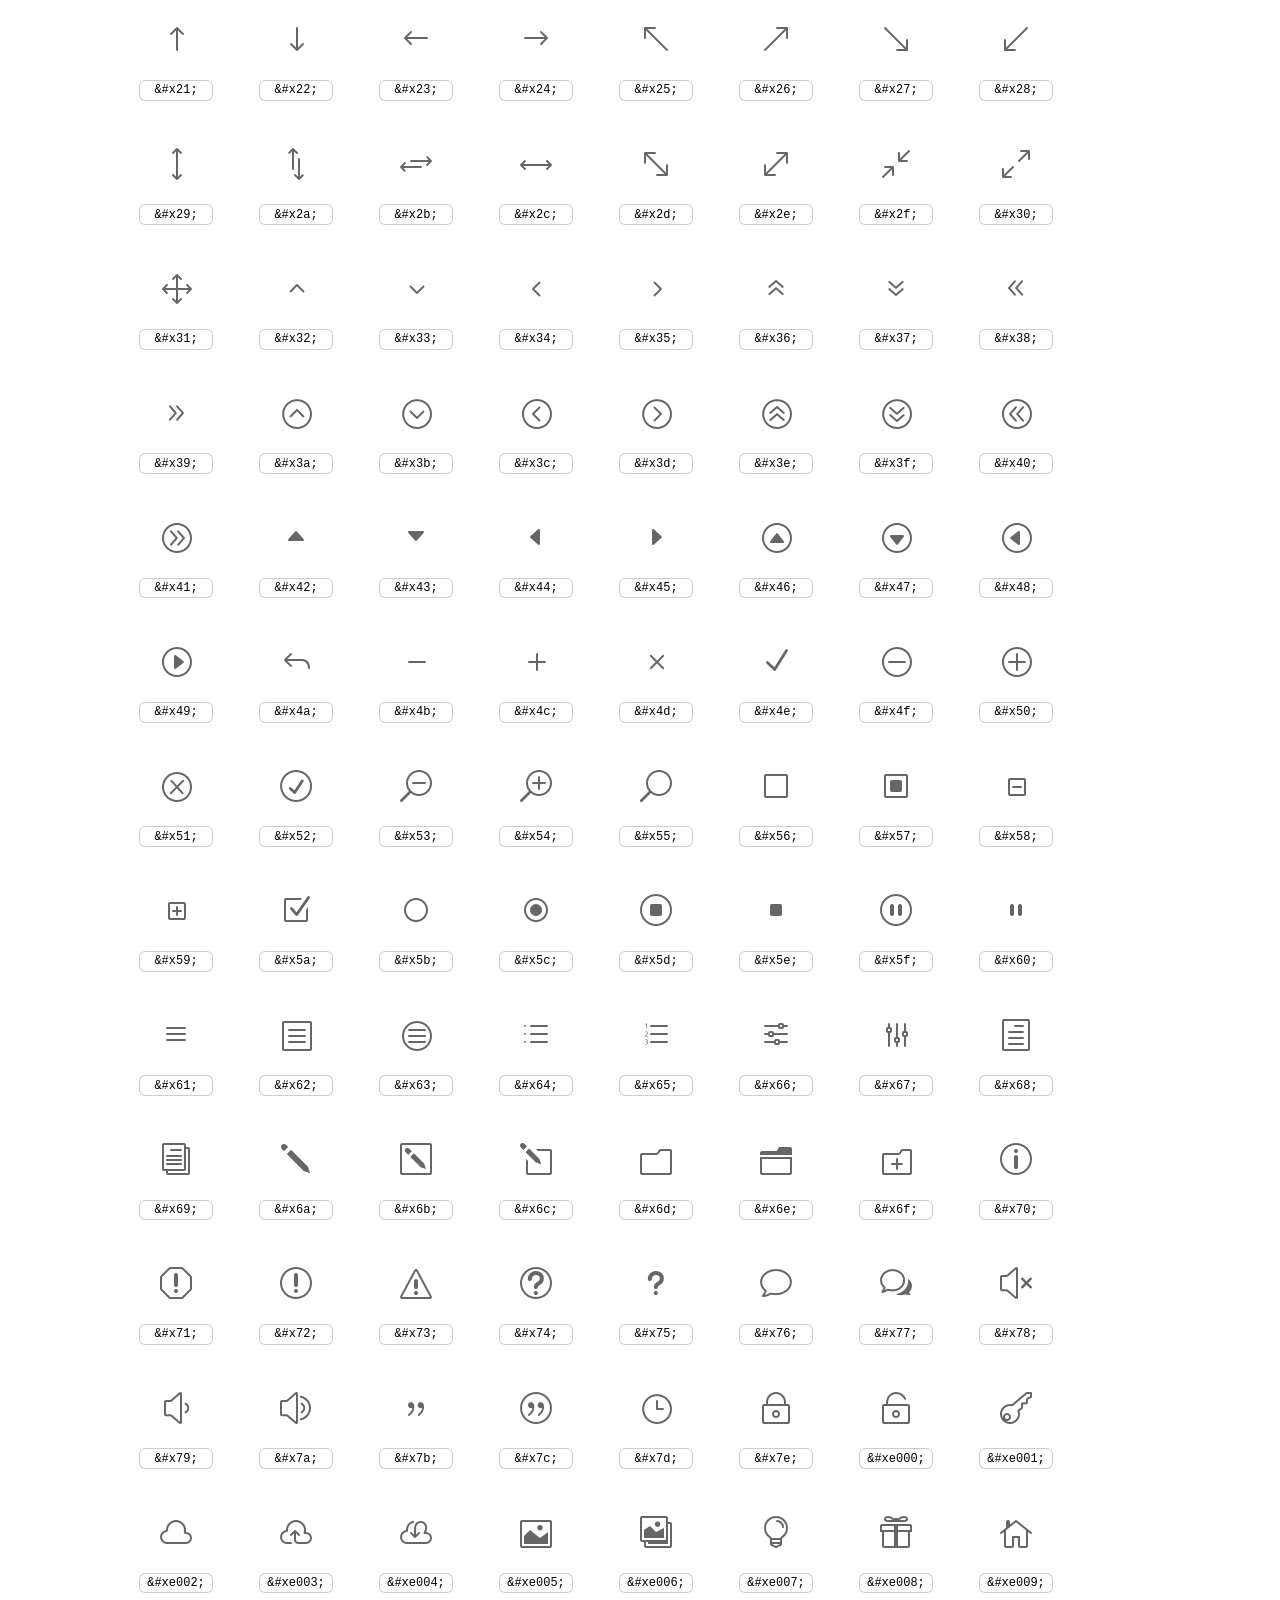
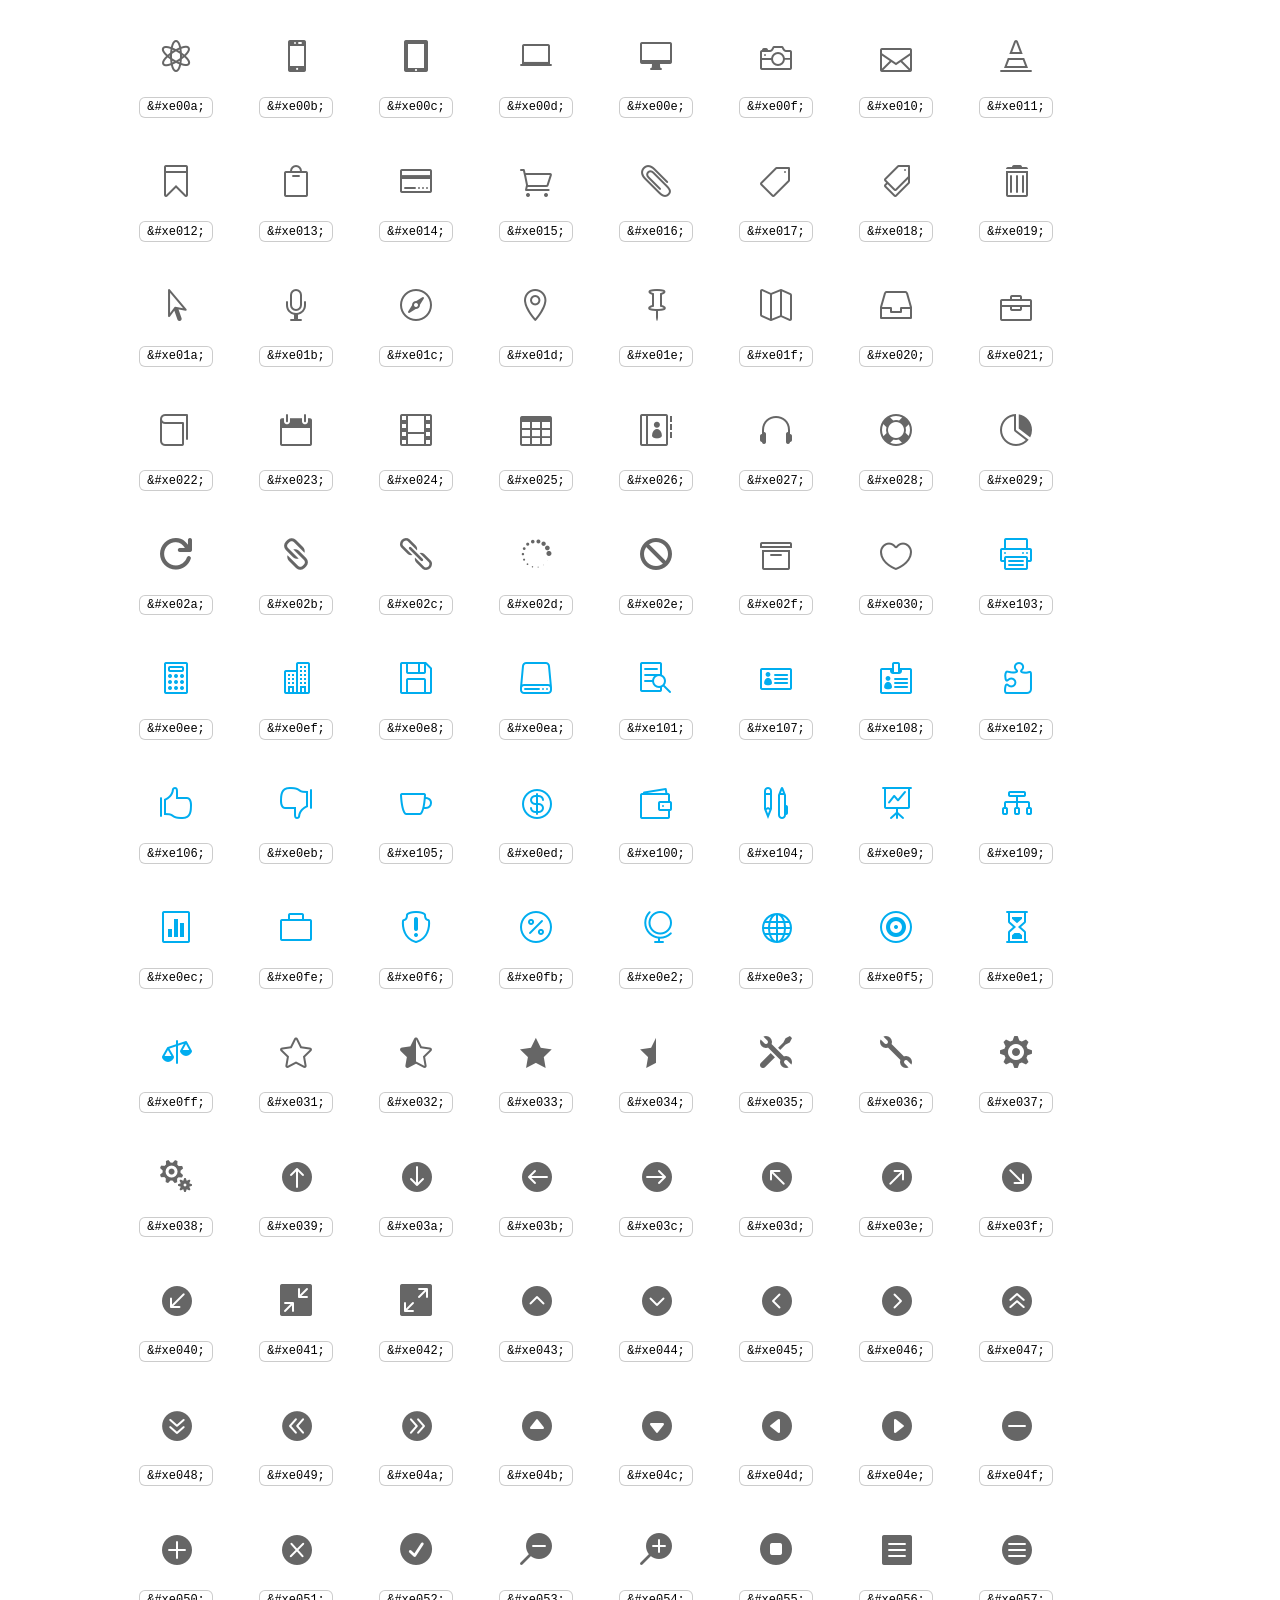
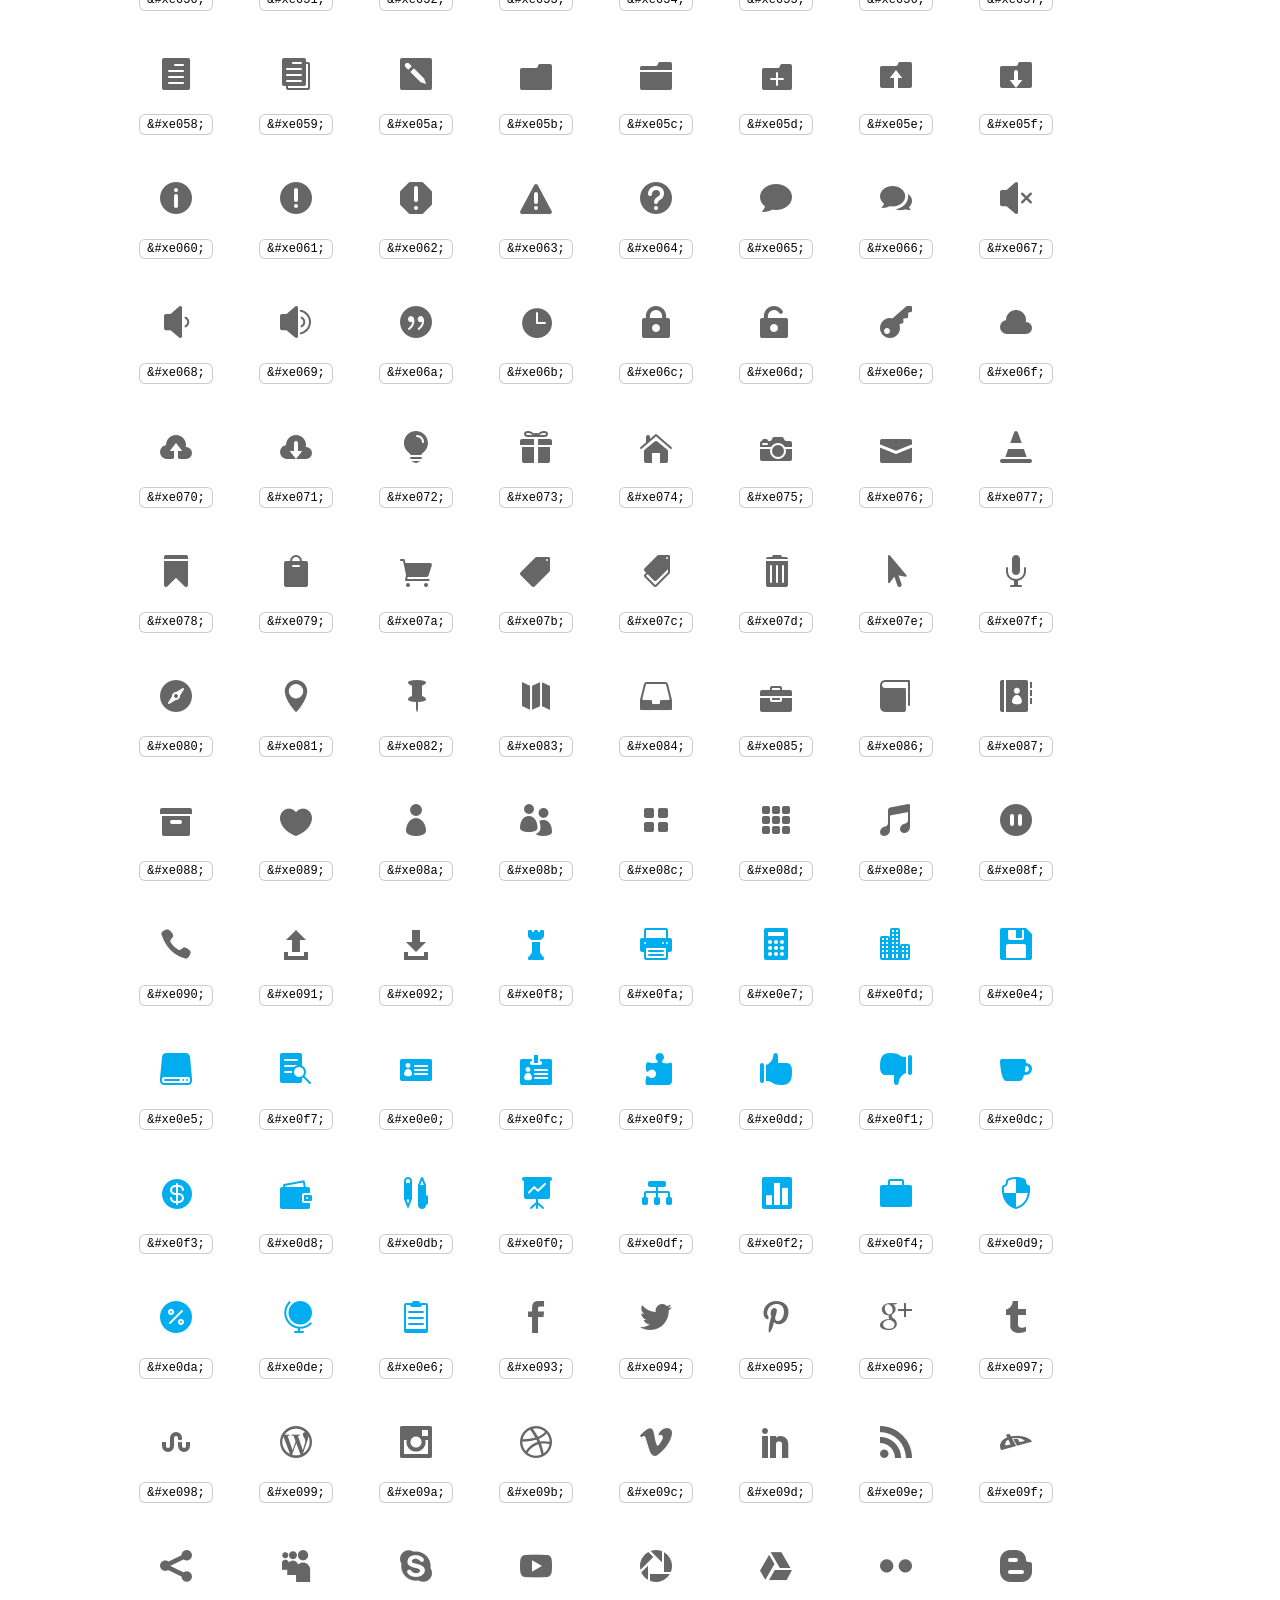
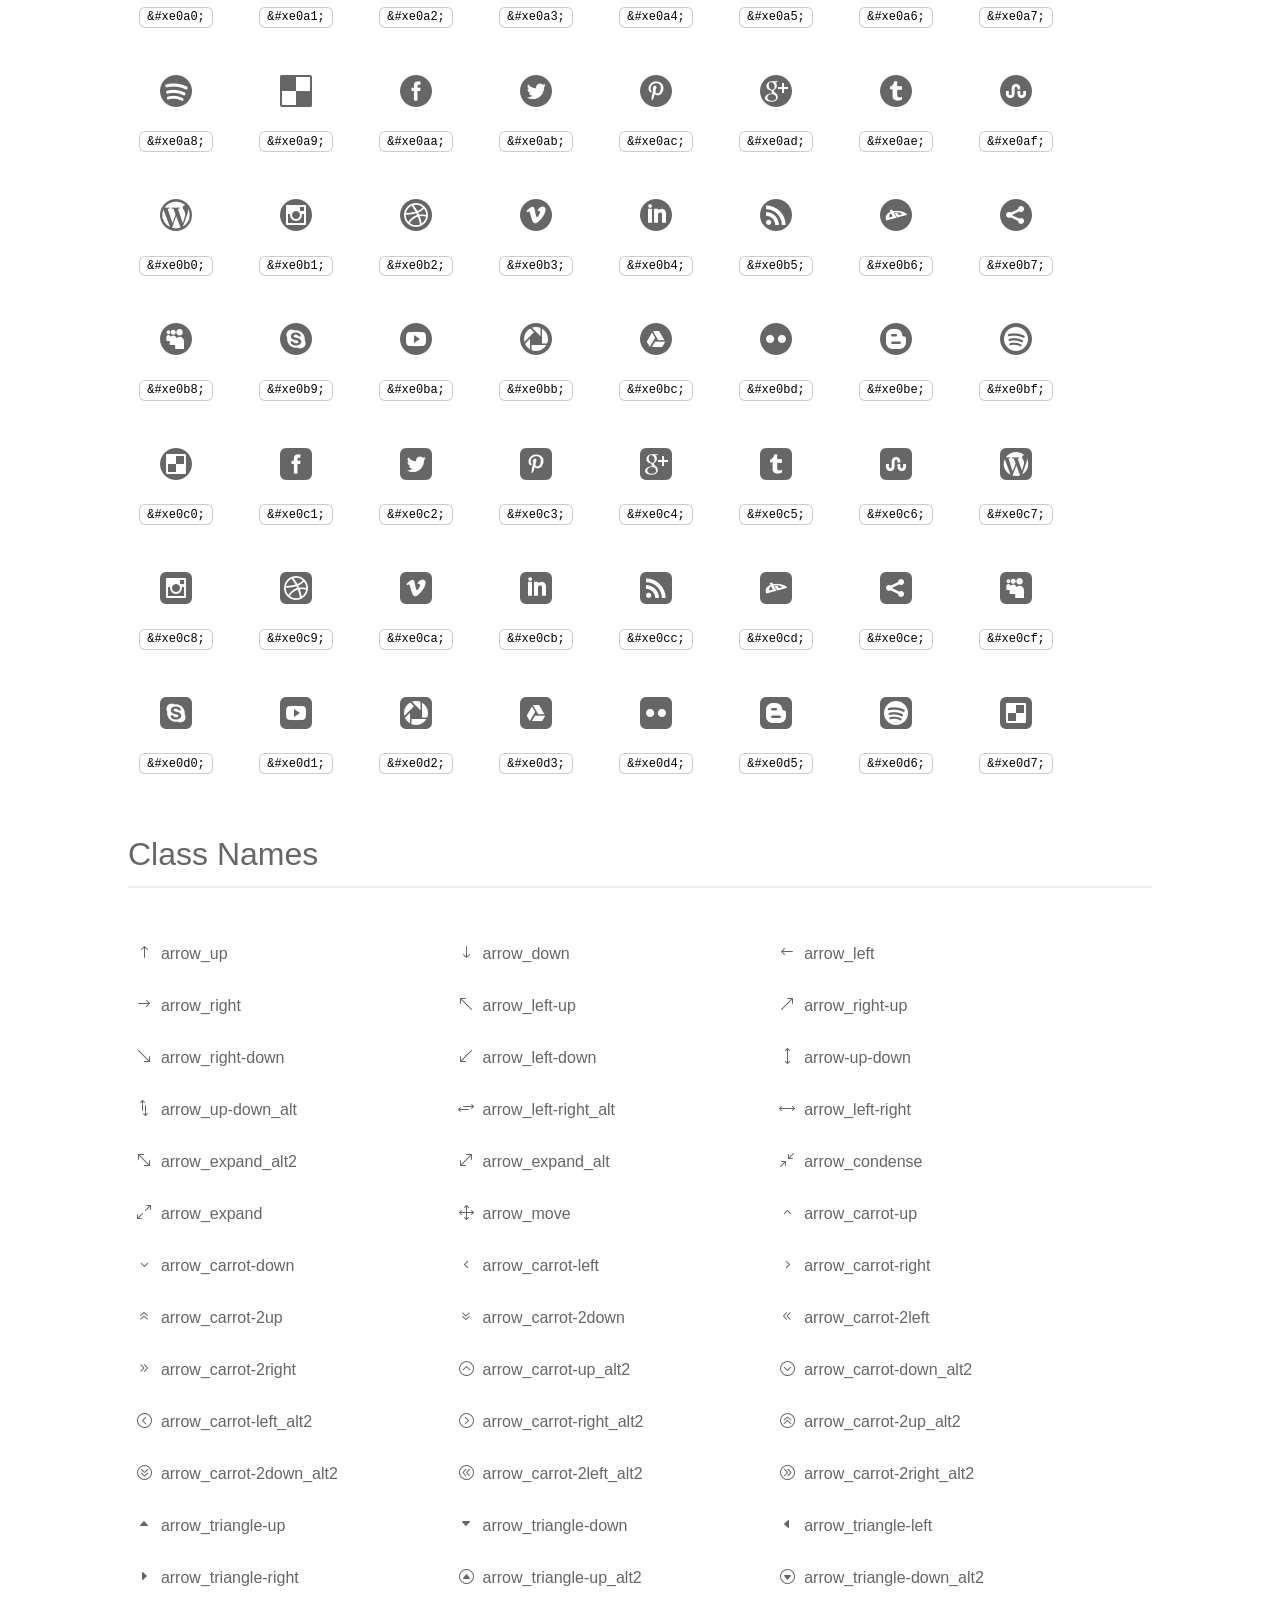
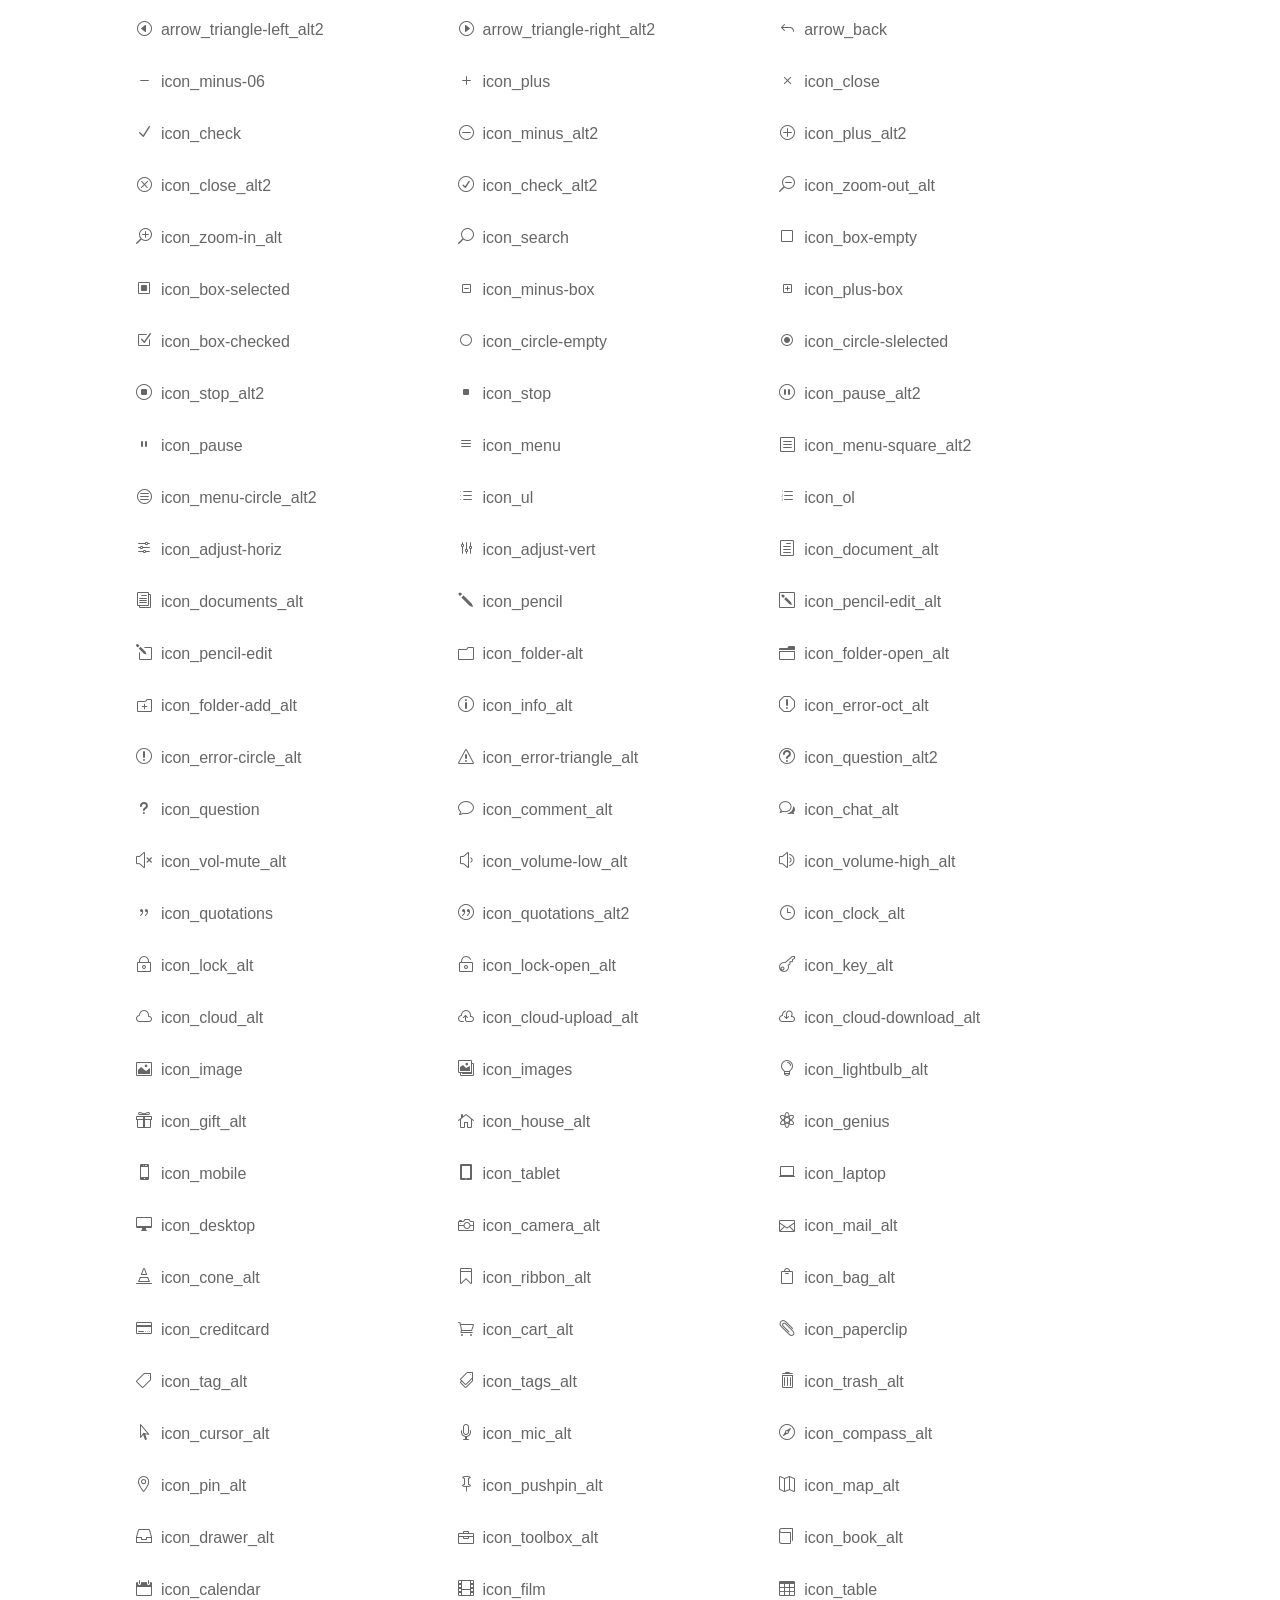
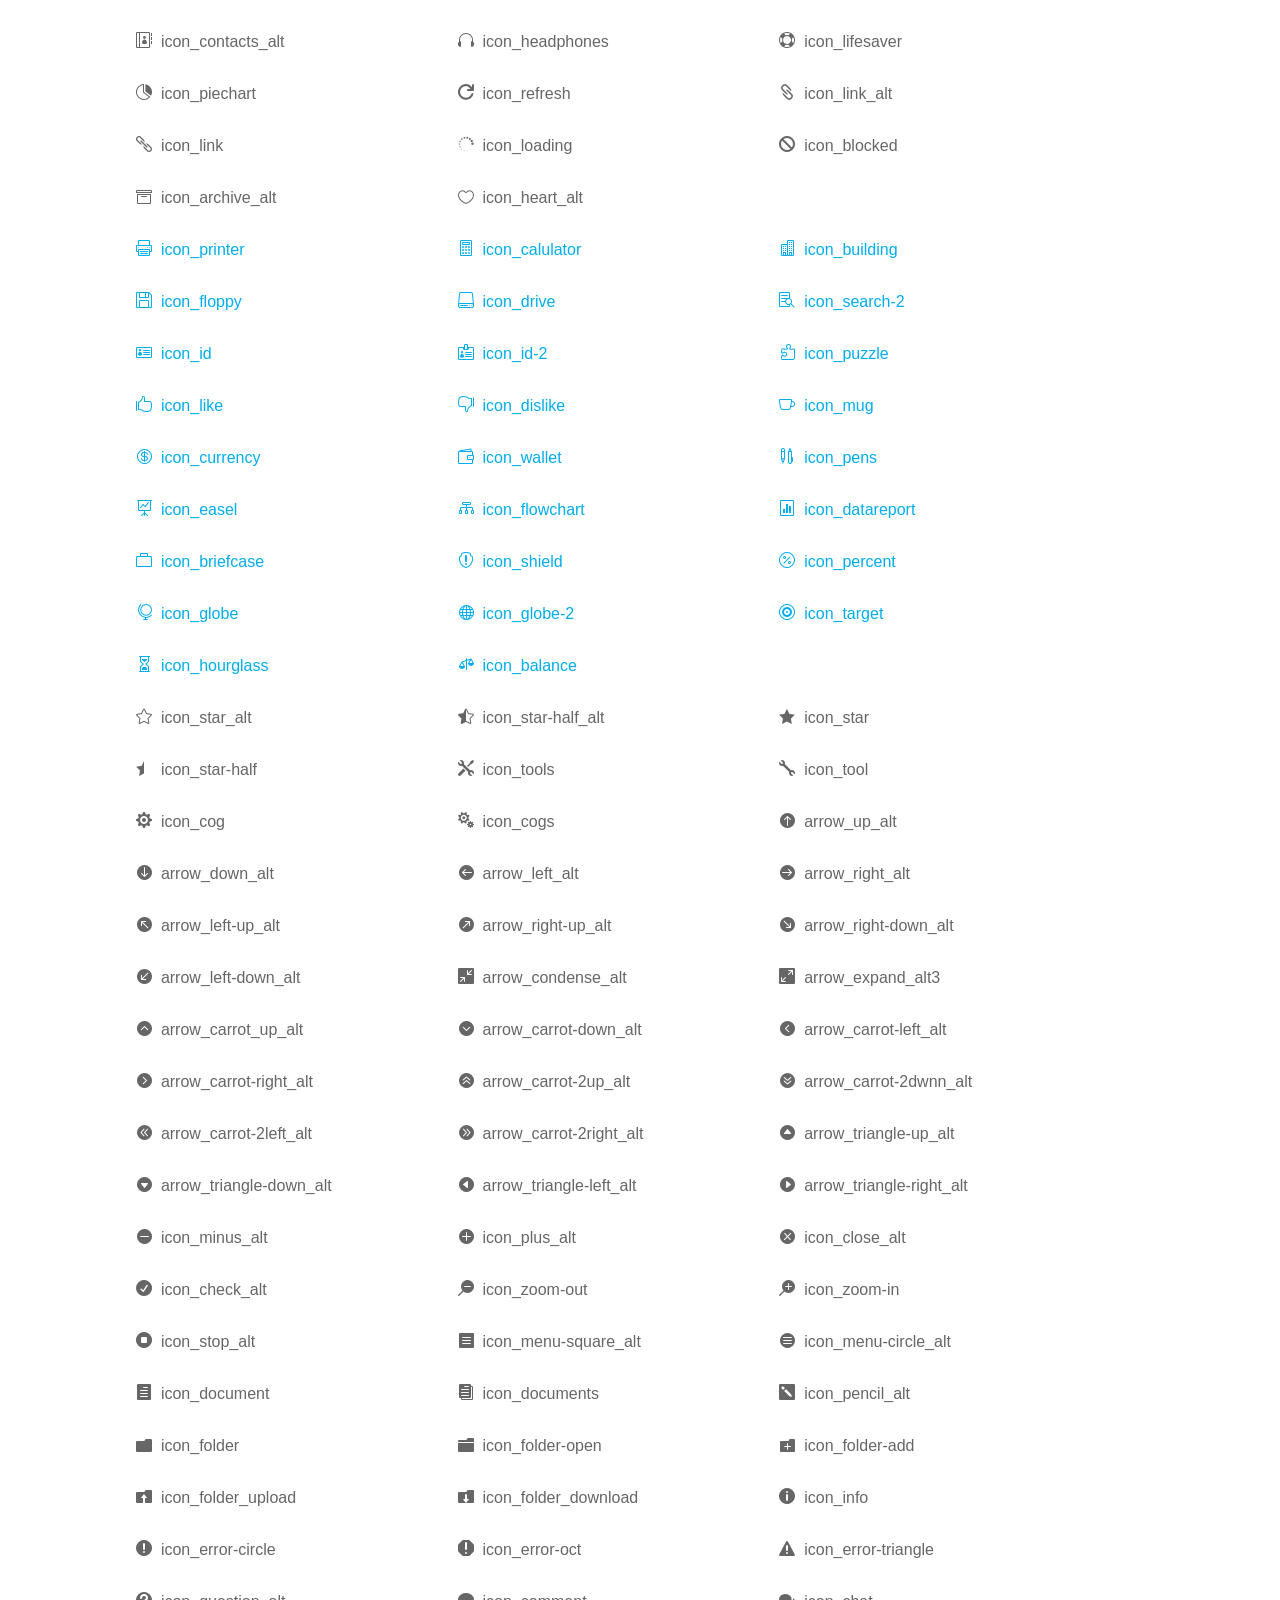
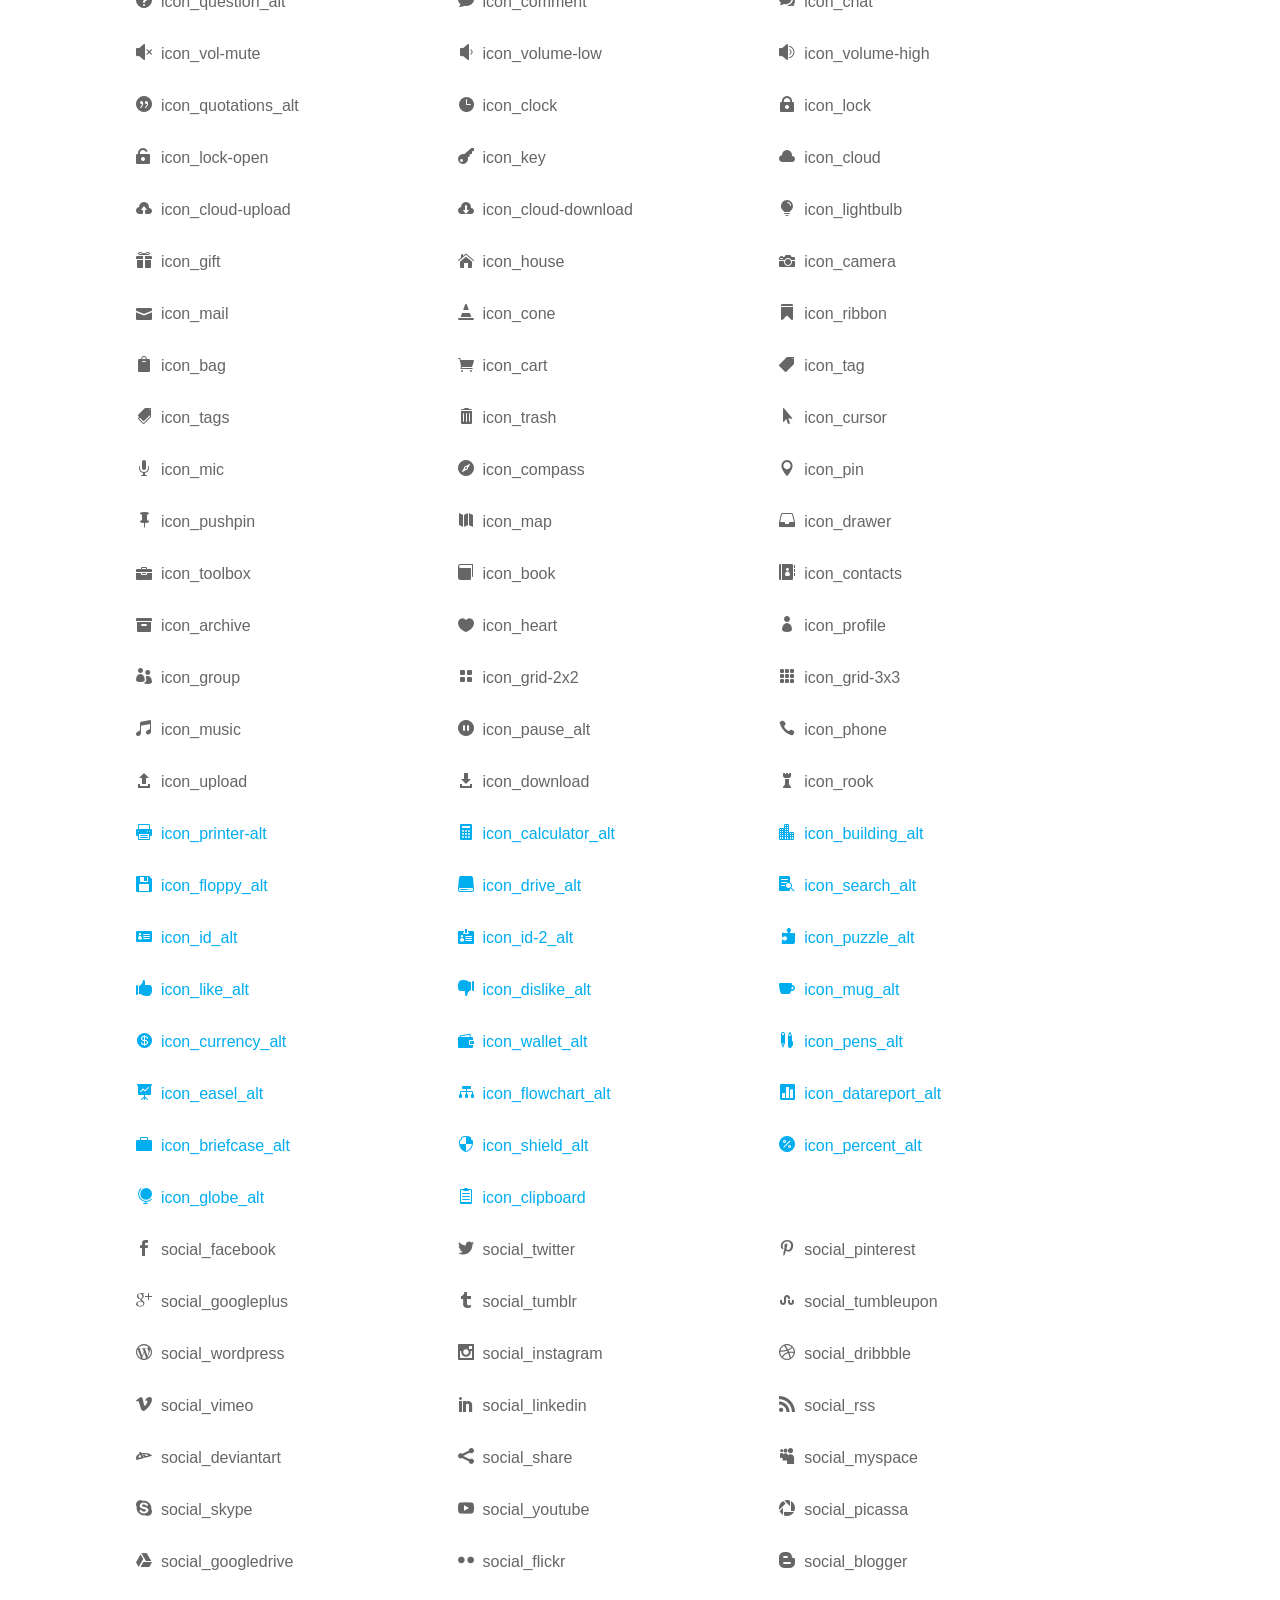
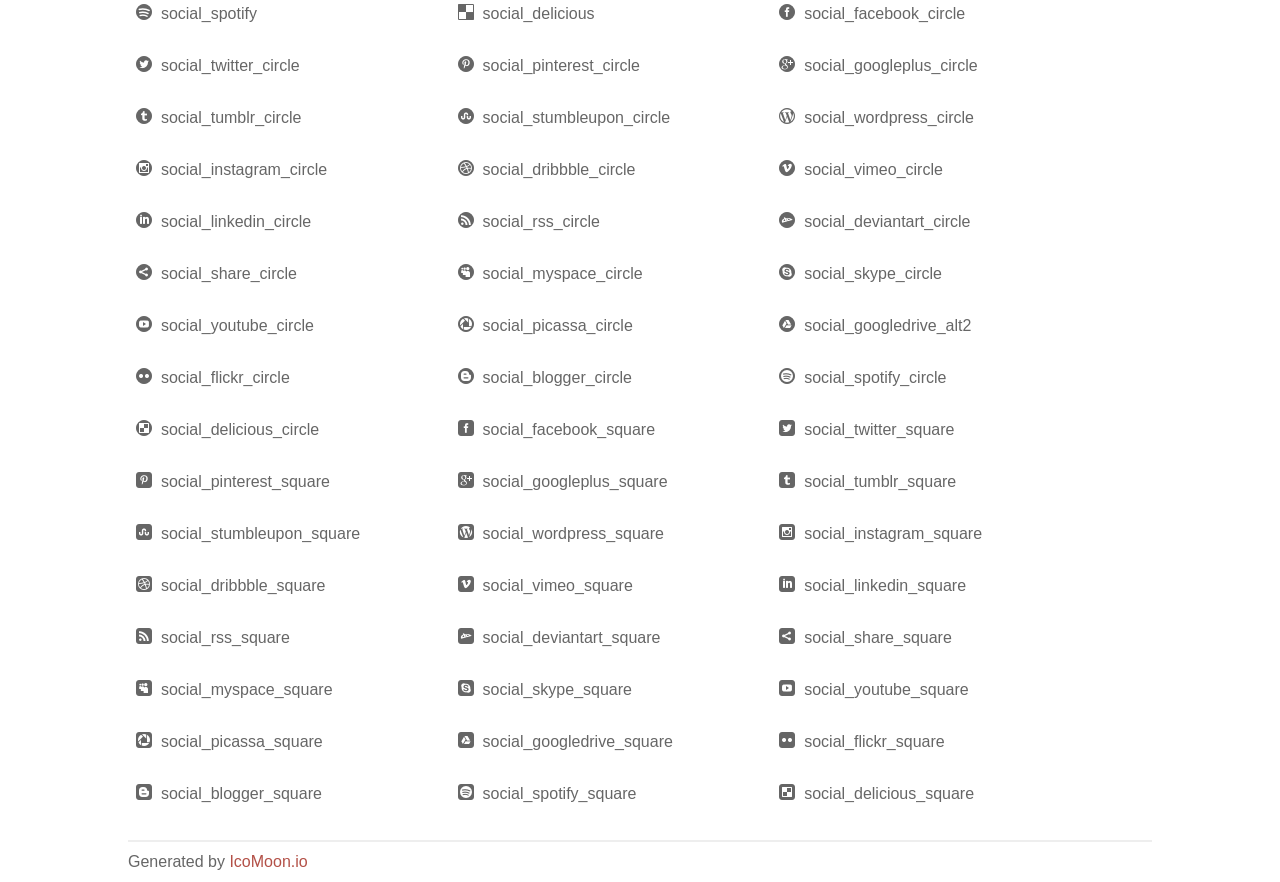
<file: fonts/elegant_font/HTML_CSS/index.html>
<!doctype html>
<html>
<head>
<title>Your Font/Glyphs</title>
<link rel="stylesheet" href="style.css" >
<!--[if lte IE 7]><script src="lte-ie7.js"></script><![endif]-->
<style>
	section, header, footer {display: block;}
	body {
		font-family: sans-serif;
		color: #666;
		line-height: 1.5;
		font-size: 1em;
	}
	* {
		-moz-box-sizing: border-box;
		-webkit-box-sizing: border-box;
		box-sizing: border-box;
		margin: 0;
		padding: 0;
	}
	.glyph {
		float: left;
		text-align: center;
		padding: .75em;
		margin: .4em 1.5em .75em 0;
		width: 6em;
		text-shadow: none;
	}
	
	.glyph input {
		font-family: consolas, monospace;
		font-size: 12px;
		width: 100%;
		text-align: center;
		border: 0;
		box-shadow: 0 0 0 1px #ccc;
		padding: .2em;
                -moz-border-radius: 5px;
                -webkit-border-radius: 5px;
	}
	
	

	.new {
		color:#00adef !important;
	}

	
	.w-main {
		width: 80%;
	}
	.centered {
		margin-left: auto;
		margin-right: auto;
	}
	.fs1 {
		font-size: 2em;
	}
	header {
		margin: 2em 0;
		padding-bottom: .5em;
		color: #666;
		box-shadow: 0 2px #eee;
	}
	header h1 {
		font-size: 2em;
		font-weight: normal;
	}
	.clearfix:before, .clearfix:after { content: ""; display: table; }
	.clearfix:after, .clear { clear: both; }
	footer {
		margin-top: 2em;
		padding: .5em 0;
		box-shadow: 0 -2px #eee;
	}
	a, a:visited {
		color: #B35047;
		text-decoration: none;
	}
	a:hover, a:focus {color: #000;}
	
	.box1 {
		font-size: 16px;
		display: inline-block;
		width: 30%;
		padding: .25em .5em;
		margin: 20px 10px 0 0;
	}
</style>
</head>
<body>
	<div class="w-main centered">
	<section class="mtm clearfix" id="glyphs">
	<div class="glyph">
		<div class="fs1" aria-hidden="true" data-icon="&#x21;"></div>
		<input type="text" readonly value="&amp;#x21;" >
	</div>
	<div class="glyph">
		<div class="fs1" aria-hidden="true" data-icon="&#x22;"></div>
		<input type="text" readonly value="&amp;#x22;" >
	</div>
	<div class="glyph">
		<div class="fs1" aria-hidden="true" data-icon="&#x23;"></div>
		<input type="text" readonly value="&amp;#x23;" >
	</div>
	<div class="glyph">
		<div class="fs1" aria-hidden="true" data-icon="&#x24;"></div>
		<input type="text" readonly value="&amp;#x24;" >
	</div>
	<div class="glyph">
		<div class="fs1" aria-hidden="true" data-icon="&#x25;"></div>
		<input type="text" readonly value="&amp;#x25;" >
	</div>
	<div class="glyph">
		<div class="fs1" aria-hidden="true" data-icon="&#x26;"></div>
		<input type="text" readonly value="&amp;#x26;" >
	</div>
	<div class="glyph">
		<div class="fs1" aria-hidden="true" data-icon="&#x27;"></div>
		<input type="text" readonly value="&amp;#x27;" >
	</div>
	<div class="glyph">
		<div class="fs1" aria-hidden="true" data-icon="&#x28;"></div>
		<input type="text" readonly value="&amp;#x28;" >
	</div>
	<div class="glyph">
		<div class="fs1" aria-hidden="true" data-icon="&#x29;"></div>
		<input type="text" readonly value="&amp;#x29;" >
	</div>
	<div class="glyph">
		<div class="fs1" aria-hidden="true" data-icon="&#x2a;"></div>
		<input type="text" readonly value="&amp;#x2a;" >
	</div>
	<div class="glyph">
		<div class="fs1" aria-hidden="true" data-icon="&#x2b;"></div>
		<input type="text" readonly value="&amp;#x2b;" >
	</div>
	<div class="glyph">
		<div class="fs1" aria-hidden="true" data-icon="&#x2c;"></div>
		<input type="text" readonly value="&amp;#x2c;" >
	</div>
	<div class="glyph">
		<div class="fs1" aria-hidden="true" data-icon="&#x2d;"></div>
		<input type="text" readonly value="&amp;#x2d;" >
	</div>
	<div class="glyph">
		<div class="fs1" aria-hidden="true" data-icon="&#x2e;"></div>
		<input type="text" readonly value="&amp;#x2e;" >
	</div>
	<div class="glyph">
		<div class="fs1" aria-hidden="true" data-icon="&#x2f;"></div>
		<input type="text" readonly value="&amp;#x2f;" >
	</div>
	<div class="glyph">
		<div class="fs1" aria-hidden="true" data-icon="&#x30;"></div>
		<input type="text" readonly value="&amp;#x30;" >
	</div>
	<div class="glyph">
		<div class="fs1" aria-hidden="true" data-icon="&#x31;"></div>
		<input type="text" readonly value="&amp;#x31;" >
	</div>
	<div class="glyph">
		<div class="fs1" aria-hidden="true" data-icon="&#x32;"></div>
		<input type="text" readonly value="&amp;#x32;" >
	</div>
	<div class="glyph">
		<div class="fs1" aria-hidden="true" data-icon="&#x33;"></div>
		<input type="text" readonly value="&amp;#x33;" >
	</div>
	<div class="glyph">
		<div class="fs1" aria-hidden="true" data-icon="&#x34;"></div>
		<input type="text" readonly value="&amp;#x34;" >
	</div>
	<div class="glyph">
		<div class="fs1" aria-hidden="true" data-icon="&#x35;"></div>
		<input type="text" readonly value="&amp;#x35;" >
	</div>
	<div class="glyph">
		<div class="fs1" aria-hidden="true" data-icon="&#x36;"></div>
		<input type="text" readonly value="&amp;#x36;" >
	</div>
	<div class="glyph">
		<div class="fs1" aria-hidden="true" data-icon="&#x37;"></div>
		<input type="text" readonly value="&amp;#x37;" >
	</div>
	<div class="glyph">
		<div class="fs1" aria-hidden="true" data-icon="&#x38;"></div>
		<input type="text" readonly value="&amp;#x38;" >
	</div>
	<div class="glyph">
		<div class="fs1" aria-hidden="true" data-icon="&#x39;"></div>
		<input type="text" readonly value="&amp;#x39;" >
	</div>
	<div class="glyph">
		<div class="fs1" aria-hidden="true" data-icon="&#x3a;"></div>
		<input type="text" readonly value="&amp;#x3a;" >
	</div>
	<div class="glyph">
		<div class="fs1" aria-hidden="true" data-icon="&#x3b;"></div>
		<input type="text" readonly value="&amp;#x3b;" >
	</div>
	<div class="glyph">
		<div class="fs1" aria-hidden="true" data-icon="&#x3c;"></div>
		<input type="text" readonly value="&amp;#x3c;" >
	</div>
	<div class="glyph">
		<div class="fs1" aria-hidden="true" data-icon="&#x3d;"></div>
		<input type="text" readonly value="&amp;#x3d;" >
	</div>
	<div class="glyph">
		<div class="fs1" aria-hidden="true" data-icon="&#x3e;"></div>
		<input type="text" readonly value="&amp;#x3e;" >
	</div>
	<div class="glyph">
		<div class="fs1" aria-hidden="true" data-icon="&#x3f;"></div>
		<input type="text" readonly value="&amp;#x3f;" >
	</div>
	<div class="glyph">
		<div class="fs1" aria-hidden="true" data-icon="&#x40;"></div>
		<input type="text" readonly value="&amp;#x40;" >
	</div>
	<div class="glyph">
		<div class="fs1" aria-hidden="true" data-icon="&#x41;"></div>
		<input type="text" readonly value="&amp;#x41;" >
	</div>
	<div class="glyph">
		<div class="fs1" aria-hidden="true" data-icon="&#x42;"></div>
		<input type="text" readonly value="&amp;#x42;" >
	</div>
	<div class="glyph">
		<div class="fs1" aria-hidden="true" data-icon="&#x43;"></div>
		<input type="text" readonly value="&amp;#x43;" >
	</div>
	<div class="glyph">
		<div class="fs1" aria-hidden="true" data-icon="&#x44;"></div>
		<input type="text" readonly value="&amp;#x44;" >
	</div>
	<div class="glyph">
		<div class="fs1" aria-hidden="true" data-icon="&#x45;"></div>
		<input type="text" readonly value="&amp;#x45;" >
	</div>
	<div class="glyph">
		<div class="fs1" aria-hidden="true" data-icon="&#x46;"></div>
		<input type="text" readonly value="&amp;#x46;" >
	</div>
	<div class="glyph">
		<div class="fs1" aria-hidden="true" data-icon="&#x47;"></div>
		<input type="text" readonly value="&amp;#x47;" >
	</div>
	<div class="glyph">
		<div class="fs1" aria-hidden="true" data-icon="&#x48;"></div>
		<input type="text" readonly value="&amp;#x48;" >
	</div>
	<div class="glyph">
		<div class="fs1" aria-hidden="true" data-icon="&#x49;"></div>
		<input type="text" readonly value="&amp;#x49;" >
	</div>
	<div class="glyph">
		<div class="fs1" aria-hidden="true" data-icon="&#x4a;"></div>
		<input type="text" readonly value="&amp;#x4a;" >
	</div>
	<div class="glyph">
		<div class="fs1" aria-hidden="true" data-icon="&#x4b;"></div>
		<input type="text" readonly value="&amp;#x4b;" >
	</div>
	<div class="glyph">
		<div class="fs1" aria-hidden="true" data-icon="&#x4c;"></div>
		<input type="text" readonly value="&amp;#x4c;" >
	</div>
	<div class="glyph">
		<div class="fs1" aria-hidden="true" data-icon="&#x4d;"></div>
		<input type="text" readonly value="&amp;#x4d;" >
	</div>
	<div class="glyph">
		<div class="fs1" aria-hidden="true" data-icon="&#x4e;"></div>
		<input type="text" readonly value="&amp;#x4e;" >
	</div>
	<div class="glyph">
		<div class="fs1" aria-hidden="true" data-icon="&#x4f;"></div>
		<input type="text" readonly value="&amp;#x4f;" >
	</div>
	<div class="glyph">
		<div class="fs1" aria-hidden="true" data-icon="&#x50;"></div>
		<input type="text" readonly value="&amp;#x50;" >
	</div>
	<div class="glyph">
		<div class="fs1" aria-hidden="true" data-icon="&#x51;"></div>
		<input type="text" readonly value="&amp;#x51;" >
	</div>
	<div class="glyph">
		<div class="fs1" aria-hidden="true" data-icon="&#x52;"></div>
		<input type="text" readonly value="&amp;#x52;" >
	</div>
	<div class="glyph">
		<div class="fs1" aria-hidden="true" data-icon="&#x53;"></div>
		<input type="text" readonly value="&amp;#x53;" >
	</div>
	<div class="glyph">
		<div class="fs1" aria-hidden="true" data-icon="&#x54;"></div>
		<input type="text" readonly value="&amp;#x54;" >
	</div>
	<div class="glyph">
		<div class="fs1" aria-hidden="true" data-icon="&#x55;"></div>
		<input type="text" readonly value="&amp;#x55;" >
	</div>
	<div class="glyph">
		<div class="fs1" aria-hidden="true" data-icon="&#x56;"></div>
		<input type="text" readonly value="&amp;#x56;" >
	</div>
	<div class="glyph">
		<div class="fs1" aria-hidden="true" data-icon="&#x57;"></div>
		<input type="text" readonly value="&amp;#x57;" >
	</div>
	<div class="glyph">
		<div class="fs1" aria-hidden="true" data-icon="&#x58;"></div>
		<input type="text" readonly value="&amp;#x58;" >
	</div>
	<div class="glyph">
		<div class="fs1" aria-hidden="true" data-icon="&#x59;"></div>
		<input type="text" readonly value="&amp;#x59;" >
	</div>
	<div class="glyph">
		<div class="fs1" aria-hidden="true" data-icon="&#x5a;"></div>
		<input type="text" readonly value="&amp;#x5a;" >
	</div>
	<div class="glyph">
		<div class="fs1" aria-hidden="true" data-icon="&#x5b;"></div>
		<input type="text" readonly value="&amp;#x5b;" >
	</div>
	<div class="glyph">
		<div class="fs1" aria-hidden="true" data-icon="&#x5c;"></div>
		<input type="text" readonly value="&amp;#x5c;" >
	</div>
	<div class="glyph">
		<div class="fs1" aria-hidden="true" data-icon="&#x5d;"></div>
		<input type="text" readonly value="&amp;#x5d;" >
	</div>
	<div class="glyph">
		<div class="fs1" aria-hidden="true" data-icon="&#x5e;"></div>
		<input type="text" readonly value="&amp;#x5e;" >
	</div>
	<div class="glyph">
		<div class="fs1" aria-hidden="true" data-icon="&#x5f;"></div>
		<input type="text" readonly value="&amp;#x5f;" >
	</div>
	<div class="glyph">
		<div class="fs1" aria-hidden="true" data-icon="&#x60;"></div>
		<input type="text" readonly value="&amp;#x60;" >
	</div>
	<div class="glyph">
		<div class="fs1" aria-hidden="true" data-icon="&#x61;"></div>
		<input type="text" readonly value="&amp;#x61;" >
	</div>
	<div class="glyph">
		<div class="fs1" aria-hidden="true" data-icon="&#x62;"></div>
		<input type="text" readonly value="&amp;#x62;" >
	</div>
	<div class="glyph">
		<div class="fs1" aria-hidden="true" data-icon="&#x63;"></div>
		<input type="text" readonly value="&amp;#x63;" >
	</div>
	<div class="glyph">
		<div class="fs1" aria-hidden="true" data-icon="&#x64;"></div>
		<input type="text" readonly value="&amp;#x64;" >
	</div>
	<div class="glyph">
		<div class="fs1" aria-hidden="true" data-icon="&#x65;"></div>
		<input type="text" readonly value="&amp;#x65;" >
	</div>
	<div class="glyph">
		<div class="fs1" aria-hidden="true" data-icon="&#x66;"></div>
		<input type="text" readonly value="&amp;#x66;" >
	</div>
	<div class="glyph">
		<div class="fs1" aria-hidden="true" data-icon="&#x67;"></div>
		<input type="text" readonly value="&amp;#x67;" >
	</div>
	<div class="glyph">
		<div class="fs1" aria-hidden="true" data-icon="&#x68;"></div>
		<input type="text" readonly value="&amp;#x68;" >
	</div>
	<div class="glyph">
		<div class="fs1" aria-hidden="true" data-icon="&#x69;"></div>
		<input type="text" readonly value="&amp;#x69;" >
	</div>
	<div class="glyph">
		<div class="fs1" aria-hidden="true" data-icon="&#x6a;"></div>
		<input type="text" readonly value="&amp;#x6a;" >
	</div>
	<div class="glyph">
		<div class="fs1" aria-hidden="true" data-icon="&#x6b;"></div>
		<input type="text" readonly value="&amp;#x6b;" >
	</div>
	<div class="glyph">
		<div class="fs1" aria-hidden="true" data-icon="&#x6c;"></div>
		<input type="text" readonly value="&amp;#x6c;" >
	</div>
	<div class="glyph">
		<div class="fs1" aria-hidden="true" data-icon="&#x6d;"></div>
		<input type="text" readonly value="&amp;#x6d;" >
	</div>
	<div class="glyph">
		<div class="fs1" aria-hidden="true" data-icon="&#x6e;"></div>
		<input type="text" readonly value="&amp;#x6e;" >
	</div>
	<div class="glyph">
		<div class="fs1" aria-hidden="true" data-icon="&#x6f;"></div>
		<input type="text" readonly value="&amp;#x6f;" >
	</div>
	<div class="glyph">
		<div class="fs1" aria-hidden="true" data-icon="&#x70;"></div>
		<input type="text" readonly value="&amp;#x70;" >
	</div>
	<div class="glyph">
		<div class="fs1" aria-hidden="true" data-icon="&#x71;"></div>
		<input type="text" readonly value="&amp;#x71;" >
	</div>
	<div class="glyph">
		<div class="fs1" aria-hidden="true" data-icon="&#x72;"></div>
		<input type="text" readonly value="&amp;#x72;" >
	</div>
	<div class="glyph">
		<div class="fs1" aria-hidden="true" data-icon="&#x73;"></div>
		<input type="text" readonly value="&amp;#x73;" >
	</div>
	<div class="glyph">
		<div class="fs1" aria-hidden="true" data-icon="&#x74;"></div>
		<input type="text" readonly value="&amp;#x74;" >
	</div>
	<div class="glyph">
		<div class="fs1" aria-hidden="true" data-icon="&#x75;"></div>
		<input type="text" readonly value="&amp;#x75;" >
	</div>
	<div class="glyph">
		<div class="fs1" aria-hidden="true" data-icon="&#x76;"></div>
		<input type="text" readonly value="&amp;#x76;" >
	</div>
	<div class="glyph">
		<div class="fs1" aria-hidden="true" data-icon="&#x77;"></div>
		<input type="text" readonly value="&amp;#x77;" >
	</div>
	<div class="glyph">
		<div class="fs1" aria-hidden="true" data-icon="&#x78;"></div>
		<input type="text" readonly value="&amp;#x78;" >
	</div>
	<div class="glyph">
		<div class="fs1" aria-hidden="true" data-icon="&#x79;"></div>
		<input type="text" readonly value="&amp;#x79;" >
	</div>
	<div class="glyph">
		<div class="fs1" aria-hidden="true" data-icon="&#x7a;"></div>
		<input type="text" readonly value="&amp;#x7a;" >
	</div>
	<div class="glyph">
		<div class="fs1" aria-hidden="true" data-icon="&#x7b;"></div>
		<input type="text" readonly value="&amp;#x7b;" >
	</div>
	<div class="glyph">
		<div class="fs1" aria-hidden="true" data-icon="&#x7c;"></div>
		<input type="text" readonly value="&amp;#x7c;" >
	</div>
	<div class="glyph">
		<div class="fs1" aria-hidden="true" data-icon="&#x7d;"></div>
		<input type="text" readonly value="&amp;#x7d;" >
	</div>
	<div class="glyph">
		<div class="fs1" aria-hidden="true" data-icon="&#x7e;"></div>
		<input type="text" readonly value="&amp;#x7e;" >
	</div>
	<div class="glyph">
		<div class="fs1" aria-hidden="true" data-icon="&#xe000;"></div>
		<input type="text" readonly value="&amp;#xe000;" >
	</div>
	<div class="glyph">
		<div class="fs1" aria-hidden="true" data-icon="&#xe001;"></div>
		<input type="text" readonly value="&amp;#xe001;" >
	</div>
	<div class="glyph">
		<div class="fs1" aria-hidden="true" data-icon="&#xe002;"></div>
		<input type="text" readonly value="&amp;#xe002;" >
	</div>
	<div class="glyph">
		<div class="fs1" aria-hidden="true" data-icon="&#xe003;"></div>
		<input type="text" readonly value="&amp;#xe003;" >
	</div>
	<div class="glyph">
		<div class="fs1" aria-hidden="true" data-icon="&#xe004;"></div>
		<input type="text" readonly value="&amp;#xe004;" >
	</div>
	<div class="glyph">
		<div class="fs1" aria-hidden="true" data-icon="&#xe005;"></div>
		<input type="text" readonly value="&amp;#xe005;" >
	</div>
	<div class="glyph">
		<div class="fs1" aria-hidden="true" data-icon="&#xe006;"></div>
		<input type="text" readonly value="&amp;#xe006;" >
	</div>
	<div class="glyph">
		<div class="fs1" aria-hidden="true" data-icon="&#xe007;"></div>
		<input type="text" readonly value="&amp;#xe007;" >
	</div>
	<div class="glyph">
		<div class="fs1" aria-hidden="true" data-icon="&#xe008;"></div>
		<input type="text" readonly value="&amp;#xe008;" >
	</div>
	<div class="glyph">
		<div class="fs1" aria-hidden="true" data-icon="&#xe009;"></div>
		<input type="text" readonly value="&amp;#xe009;" >
	</div>
	<div class="glyph">
		<div class="fs1" aria-hidden="true" data-icon="&#xe00a;"></div>
		<input type="text" readonly value="&amp;#xe00a;" >
	</div>
	<div class="glyph">
		<div class="fs1" aria-hidden="true" data-icon="&#xe00b;"></div>
		<input type="text" readonly value="&amp;#xe00b;" >
	</div>
	<div class="glyph">
		<div class="fs1" aria-hidden="true" data-icon="&#xe00c;"></div>
		<input type="text" readonly value="&amp;#xe00c;" >
	</div>
	<div class="glyph">
		<div class="fs1" aria-hidden="true" data-icon="&#xe00d;"></div>
		<input type="text" readonly value="&amp;#xe00d;" >
	</div>
	<div class="glyph">
		<div class="fs1" aria-hidden="true" data-icon="&#xe00e;"></div>
		<input type="text" readonly value="&amp;#xe00e;" >
	</div>
	<div class="glyph">
		<div class="fs1" aria-hidden="true" data-icon="&#xe00f;"></div>
		<input type="text" readonly value="&amp;#xe00f;" >
	</div>
	<div class="glyph">
		<div class="fs1" aria-hidden="true" data-icon="&#xe010;"></div>
		<input type="text" readonly value="&amp;#xe010;" >
	</div>
	<div class="glyph">
		<div class="fs1" aria-hidden="true" data-icon="&#xe011;"></div>
		<input type="text" readonly value="&amp;#xe011;" >
	</div>
	<div class="glyph">
		<div class="fs1" aria-hidden="true" data-icon="&#xe012;"></div>
		<input type="text" readonly value="&amp;#xe012;" >
	</div>
	<div class="glyph">
		<div class="fs1" aria-hidden="true" data-icon="&#xe013;"></div>
		<input type="text" readonly value="&amp;#xe013;" >
	</div>
	<div class="glyph">
		<div class="fs1" aria-hidden="true" data-icon="&#xe014;"></div>
		<input type="text" readonly value="&amp;#xe014;" >
	</div>
	<div class="glyph">
		<div class="fs1" aria-hidden="true" data-icon="&#xe015;"></div>
		<input type="text" readonly value="&amp;#xe015;" >
	</div>
	<div class="glyph">
		<div class="fs1" aria-hidden="true" data-icon="&#xe016;"></div>
		<input type="text" readonly value="&amp;#xe016;" >
	</div>
	<div class="glyph">
		<div class="fs1" aria-hidden="true" data-icon="&#xe017;"></div>
		<input type="text" readonly value="&amp;#xe017;" >
	</div>
	<div class="glyph">
		<div class="fs1" aria-hidden="true" data-icon="&#xe018;"></div>
		<input type="text" readonly value="&amp;#xe018;" >
	</div>
	<div class="glyph">
		<div class="fs1" aria-hidden="true" data-icon="&#xe019;"></div>
		<input type="text" readonly value="&amp;#xe019;" >
	</div>
	<div class="glyph">
		<div class="fs1" aria-hidden="true" data-icon="&#xe01a;"></div>
		<input type="text" readonly value="&amp;#xe01a;" >
	</div>
	<div class="glyph">
		<div class="fs1" aria-hidden="true" data-icon="&#xe01b;"></div>
		<input type="text" readonly value="&amp;#xe01b;" >
	</div>
	<div class="glyph">
		<div class="fs1" aria-hidden="true" data-icon="&#xe01c;"></div>
		<input type="text" readonly value="&amp;#xe01c;" >
	</div>
	<div class="glyph">
		<div class="fs1" aria-hidden="true" data-icon="&#xe01d;"></div>
		<input type="text" readonly value="&amp;#xe01d;" >
	</div>
	<div class="glyph">
		<div class="fs1" aria-hidden="true" data-icon="&#xe01e;"></div>
		<input type="text" readonly value="&amp;#xe01e;" >
	</div>
	<div class="glyph">
		<div class="fs1" aria-hidden="true" data-icon="&#xe01f;"></div>
		<input type="text" readonly value="&amp;#xe01f;" >
	</div>
	<div class="glyph">
		<div class="fs1" aria-hidden="true" data-icon="&#xe020;"></div>
		<input type="text" readonly value="&amp;#xe020;" >
	</div>
	<div class="glyph">
		<div class="fs1" aria-hidden="true" data-icon="&#xe021;"></div>
		<input type="text" readonly value="&amp;#xe021;" >
	</div>
	<div class="glyph">
		<div class="fs1" aria-hidden="true" data-icon="&#xe022;"></div>
		<input type="text" readonly value="&amp;#xe022;" >
	</div>
	<div class="glyph">
		<div class="fs1" aria-hidden="true" data-icon="&#xe023;"></div>
		<input type="text" readonly value="&amp;#xe023;" >
	</div>
	<div class="glyph">
		<div class="fs1" aria-hidden="true" data-icon="&#xe024;"></div>
		<input type="text" readonly value="&amp;#xe024;" >
	</div>
	<div class="glyph">
		<div class="fs1" aria-hidden="true" data-icon="&#xe025;"></div>
		<input type="text" readonly value="&amp;#xe025;" >
	</div>
	<div class="glyph">
		<div class="fs1" aria-hidden="true" data-icon="&#xe026;"></div>
		<input type="text" readonly value="&amp;#xe026;" >
	</div>
	<div class="glyph">
		<div class="fs1" aria-hidden="true" data-icon="&#xe027;"></div>
		<input type="text" readonly value="&amp;#xe027;" >
	</div>
	<div class="glyph">
		<div class="fs1" aria-hidden="true" data-icon="&#xe028;"></div>
		<input type="text" readonly value="&amp;#xe028;" >
	</div>
	<div class="glyph">
		<div class="fs1" aria-hidden="true" data-icon="&#xe029;"></div>
		<input type="text" readonly value="&amp;#xe029;" >
	</div>
	<div class="glyph">
		<div class="fs1" aria-hidden="true" data-icon="&#xe02a;"></div>
		<input type="text" readonly value="&amp;#xe02a;" >
	</div>
	<div class="glyph">
		<div class="fs1" aria-hidden="true" data-icon="&#xe02b;"></div>
		<input type="text" readonly value="&amp;#xe02b;" >
	</div>
	<div class="glyph">
		<div class="fs1" aria-hidden="true" data-icon="&#xe02c;"></div>
		<input type="text" readonly value="&amp;#xe02c;" >
	</div>
	<div class="glyph">
		<div class="fs1" aria-hidden="true" data-icon="&#xe02d;"></div>
		<input type="text" readonly value="&amp;#xe02d;" >
	</div>
	<div class="glyph">
		<div class="fs1" aria-hidden="true" data-icon="&#xe02e;"></div>
		<input type="text" readonly value="&amp;#xe02e;" >
	</div>
	<div class="glyph">
		<div class="fs1" aria-hidden="true" data-icon="&#xe02f;"></div>
		<input type="text" readonly value="&amp;#xe02f;" >
	</div>
	<div class="glyph">
		<div class="fs1" aria-hidden="true" data-icon="&#xe030;"></div>
		<input type="text" readonly value="&amp;#xe030;" >
	</div>
    
    <div class="new">
    
    <div class="glyph">
		<div class="fs1" aria-hidden="true" data-icon="&#xe103;"></div>
		<input type="text" readonly value="&amp;#xe103;" >
	</div>
	<div class="glyph">
		<div class="fs1" aria-hidden="true" data-icon="&#xe0ee;"></div>
		<input type="text" readonly value="&amp;#xe0ee;" >
	</div>
	<div class="glyph">
		<div class="fs1" aria-hidden="true" data-icon="&#xe0ef;"></div>
		<input type="text" readonly value="&amp;#xe0ef;" >
	</div>
	<div class="glyph">
		<div class="fs1" aria-hidden="true" data-icon="&#xe0e8;"></div>
		<input type="text" readonly value="&amp;#xe0e8;" >
	</div>
	<div class="glyph">
		<div class="fs1" aria-hidden="true" data-icon="&#xe0ea;"></div>
		<input type="text" readonly value="&amp;#xe0ea;" >
	</div>
	<div class="glyph">
		<div class="fs1" aria-hidden="true" data-icon="&#xe101;"></div>
		<input type="text" readonly value="&amp;#xe101;" >
	</div>
	<div class="glyph">
		<div class="fs1" aria-hidden="true" data-icon="&#xe107;"></div>
		<input type="text" readonly value="&amp;#xe107;" >
	</div>
	<div class="glyph">
		<div class="fs1" aria-hidden="true" data-icon="&#xe108;"></div>
		<input type="text" readonly value="&amp;#xe108;" >
	</div>
	<div class="glyph">
		<div class="fs1" aria-hidden="true" data-icon="&#xe102;"></div>
		<input type="text" readonly value="&amp;#xe102;" >
	</div>
	<div class="glyph">
		<div class="fs1" aria-hidden="true" data-icon="&#xe106;"></div>
		<input type="text" readonly value="&amp;#xe106;" >
	</div>
	<div class="glyph">
		<div class="fs1" aria-hidden="true" data-icon="&#xe0eb;"></div>
		<input type="text" readonly value="&amp;#xe0eb;" >
	</div>
	<div class="glyph">
		<div class="fs1" aria-hidden="true" data-icon="&#xe105;"></div>
		<input type="text" readonly value="&amp;#xe105;" >
	</div>
	<div class="glyph">
		<div class="fs1" aria-hidden="true" data-icon="&#xe0ed;"></div>
		<input type="text" readonly value="&amp;#xe0ed;" >
	</div>
	<div class="glyph">
		<div class="fs1" aria-hidden="true" data-icon="&#xe100;"></div>
		<input type="text" readonly value="&amp;#xe100;" >
	</div>
	<div class="glyph">
		<div class="fs1" aria-hidden="true" data-icon="&#xe104;"></div>
		<input type="text" readonly value="&amp;#xe104;" >
	</div>
	<div class="glyph">
		<div class="fs1" aria-hidden="true" data-icon="&#xe0e9;"></div>
		<input type="text" readonly value="&amp;#xe0e9;" >
	</div>
	<div class="glyph">
		<div class="fs1" aria-hidden="true" data-icon="&#xe109;"></div>
		<input type="text" readonly value="&amp;#xe109;" >
	</div>
	<div class="glyph">
		<div class="fs1" aria-hidden="true" data-icon="&#xe0ec;"></div>
		<input type="text" readonly value="&amp;#xe0ec;" >
	</div>
	<div class="glyph">
		<div class="fs1" aria-hidden="true" data-icon="&#xe0fe;"></div>
		<input type="text" readonly value="&amp;#xe0fe;" >
	</div>
	<div class="glyph">
		<div class="fs1" aria-hidden="true" data-icon="&#xe0f6;"></div>
		<input type="text" readonly value="&amp;#xe0f6;" >
	</div>
	<div class="glyph">
		<div class="fs1" aria-hidden="true" data-icon="&#xe0fb;"></div>
		<input type="text" readonly value="&amp;#xe0fb;" >
	</div>
	<div class="glyph">
		<div class="fs1" aria-hidden="true" data-icon="&#xe0e2;"></div>
		<input type="text" readonly value="&amp;#xe0e2;" >
	</div>
	<div class="glyph">
		<div class="fs1" aria-hidden="true" data-icon="&#xe0e3;"></div>
		<input type="text" readonly value="&amp;#xe0e3;" >
	</div>
	<div class="glyph">
		<div class="fs1" aria-hidden="true" data-icon="&#xe0f5;"></div>
		<input type="text" readonly value="&amp;#xe0f5;" >
	</div>
	<div class="glyph">
		<div class="fs1" aria-hidden="true" data-icon="&#xe0e1;"></div>
		<input type="text" readonly value="&amp;#xe0e1;" >
	</div>
	<div class="glyph">
		<div class="fs1" aria-hidden="true" data-icon="&#xe0ff;"></div>
		<input type="text" readonly value="&amp;#xe0ff;" >
	</div>
    
    </div>
    
	<div class="glyph">
		<div class="fs1" aria-hidden="true" data-icon="&#xe031;"></div>
		<input type="text" readonly value="&amp;#xe031;" >
	</div>
	<div class="glyph">
		<div class="fs1" aria-hidden="true" data-icon="&#xe032;"></div>
		<input type="text" readonly value="&amp;#xe032;" >
	</div>
	<div class="glyph">
		<div class="fs1" aria-hidden="true" data-icon="&#xe033;"></div>
		<input type="text" readonly value="&amp;#xe033;" >
	</div>
	<div class="glyph">
		<div class="fs1" aria-hidden="true" data-icon="&#xe034;"></div>
		<input type="text" readonly value="&amp;#xe034;" >
	</div>
	<div class="glyph">
		<div class="fs1" aria-hidden="true" data-icon="&#xe035;"></div>
		<input type="text" readonly value="&amp;#xe035;" >
	</div>
	<div class="glyph">
		<div class="fs1" aria-hidden="true" data-icon="&#xe036;"></div>
		<input type="text" readonly value="&amp;#xe036;" >
	</div>
	<div class="glyph">
		<div class="fs1" aria-hidden="true" data-icon="&#xe037;"></div>
		<input type="text" readonly value="&amp;#xe037;" >
	</div>
	<div class="glyph">
		<div class="fs1" aria-hidden="true" data-icon="&#xe038;"></div>
		<input type="text" readonly value="&amp;#xe038;" >
	</div>
	<div class="glyph">
		<div class="fs1" aria-hidden="true" data-icon="&#xe039;"></div>
		<input type="text" readonly value="&amp;#xe039;" >
	</div>
	<div class="glyph">
		<div class="fs1" aria-hidden="true" data-icon="&#xe03a;"></div>
		<input type="text" readonly value="&amp;#xe03a;" >
	</div>
	<div class="glyph">
		<div class="fs1" aria-hidden="true" data-icon="&#xe03b;"></div>
		<input type="text" readonly value="&amp;#xe03b;" >
	</div>
	<div class="glyph">
		<div class="fs1" aria-hidden="true" data-icon="&#xe03c;"></div>
		<input type="text" readonly value="&amp;#xe03c;" >
	</div>
	<div class="glyph">
		<div class="fs1" aria-hidden="true" data-icon="&#xe03d;"></div>
		<input type="text" readonly value="&amp;#xe03d;" >
	</div>
	<div class="glyph">
		<div class="fs1" aria-hidden="true" data-icon="&#xe03e;"></div>
		<input type="text" readonly value="&amp;#xe03e;" >
	</div>
	<div class="glyph">
		<div class="fs1" aria-hidden="true" data-icon="&#xe03f;"></div>
		<input type="text" readonly value="&amp;#xe03f;" >
	</div>
	<div class="glyph">
		<div class="fs1" aria-hidden="true" data-icon="&#xe040;"></div>
		<input type="text" readonly value="&amp;#xe040;" >
	</div>
	<div class="glyph">
		<div class="fs1" aria-hidden="true" data-icon="&#xe041;"></div>
		<input type="text" readonly value="&amp;#xe041;" >
	</div>
	<div class="glyph">
		<div class="fs1" aria-hidden="true" data-icon="&#xe042;"></div>
		<input type="text" readonly value="&amp;#xe042;" >
	</div>
	<div class="glyph">
		<div class="fs1" aria-hidden="true" data-icon="&#xe043;"></div>
		<input type="text" readonly value="&amp;#xe043;" >
	</div>
	<div class="glyph">
		<div class="fs1" aria-hidden="true" data-icon="&#xe044;"></div>
		<input type="text" readonly value="&amp;#xe044;" >
	</div>
	<div class="glyph">
		<div class="fs1" aria-hidden="true" data-icon="&#xe045;"></div>
		<input type="text" readonly value="&amp;#xe045;" >
	</div>
	<div class="glyph">
		<div class="fs1" aria-hidden="true" data-icon="&#xe046;"></div>
		<input type="text" readonly value="&amp;#xe046;" >
	</div>
	<div class="glyph">
		<div class="fs1" aria-hidden="true" data-icon="&#xe047;"></div>
		<input type="text" readonly value="&amp;#xe047;" >
	</div>
	<div class="glyph">
		<div class="fs1" aria-hidden="true" data-icon="&#xe048;"></div>
		<input type="text" readonly value="&amp;#xe048;" >
	</div>
	<div class="glyph">
		<div class="fs1" aria-hidden="true" data-icon="&#xe049;"></div>
		<input type="text" readonly value="&amp;#xe049;" >
	</div>
	<div class="glyph">
		<div class="fs1" aria-hidden="true" data-icon="&#xe04a;"></div>
		<input type="text" readonly value="&amp;#xe04a;" >
	</div>
	<div class="glyph">
		<div class="fs1" aria-hidden="true" data-icon="&#xe04b;"></div>
		<input type="text" readonly value="&amp;#xe04b;" >
	</div>
	<div class="glyph">
		<div class="fs1" aria-hidden="true" data-icon="&#xe04c;"></div>
		<input type="text" readonly value="&amp;#xe04c;" >
	</div>
	<div class="glyph">
		<div class="fs1" aria-hidden="true" data-icon="&#xe04d;"></div>
		<input type="text" readonly value="&amp;#xe04d;" >
	</div>
	<div class="glyph">
		<div class="fs1" aria-hidden="true" data-icon="&#xe04e;"></div>
		<input type="text" readonly value="&amp;#xe04e;" >
	</div>
	<div class="glyph">
		<div class="fs1" aria-hidden="true" data-icon="&#xe04f;"></div>
		<input type="text" readonly value="&amp;#xe04f;" >
	</div>
	<div class="glyph">
		<div class="fs1" aria-hidden="true" data-icon="&#xe050;"></div>
		<input type="text" readonly value="&amp;#xe050;" >
	</div>
	<div class="glyph">
		<div class="fs1" aria-hidden="true" data-icon="&#xe051;"></div>
		<input type="text" readonly value="&amp;#xe051;" >
	</div>
	<div class="glyph">
		<div class="fs1" aria-hidden="true" data-icon="&#xe052;"></div>
		<input type="text" readonly value="&amp;#xe052;" >
	</div>
	<div class="glyph">
		<div class="fs1" aria-hidden="true" data-icon="&#xe053;"></div>
		<input type="text" readonly value="&amp;#xe053;" >
	</div>
	<div class="glyph">
		<div class="fs1" aria-hidden="true" data-icon="&#xe054;"></div>
		<input type="text" readonly value="&amp;#xe054;" >
	</div>
	<div class="glyph">
		<div class="fs1" aria-hidden="true" data-icon="&#xe055;"></div>
		<input type="text" readonly value="&amp;#xe055;" >
	</div>
	<div class="glyph">
		<div class="fs1" aria-hidden="true" data-icon="&#xe056;"></div>
		<input type="text" readonly value="&amp;#xe056;" >
	</div>
	<div class="glyph">
		<div class="fs1" aria-hidden="true" data-icon="&#xe057;"></div>
		<input type="text" readonly value="&amp;#xe057;" >
	</div>
	<div class="glyph">
		<div class="fs1" aria-hidden="true" data-icon="&#xe058;"></div>
		<input type="text" readonly value="&amp;#xe058;" >
	</div>
	<div class="glyph">
		<div class="fs1" aria-hidden="true" data-icon="&#xe059;"></div>
		<input type="text" readonly value="&amp;#xe059;" >
	</div>
	<div class="glyph">
		<div class="fs1" aria-hidden="true" data-icon="&#xe05a;"></div>
		<input type="text" readonly value="&amp;#xe05a;" >
	</div>
	<div class="glyph">
		<div class="fs1" aria-hidden="true" data-icon="&#xe05b;"></div>
		<input type="text" readonly value="&amp;#xe05b;" >
	</div>
	<div class="glyph">
		<div class="fs1" aria-hidden="true" data-icon="&#xe05c;"></div>
		<input type="text" readonly value="&amp;#xe05c;" >
	</div>
	<div class="glyph">
		<div class="fs1" aria-hidden="true" data-icon="&#xe05d;"></div>
		<input type="text" readonly value="&amp;#xe05d;" >
	</div>
	<div class="glyph">
		<div class="fs1" aria-hidden="true" data-icon="&#xe05e;"></div>
		<input type="text" readonly value="&amp;#xe05e;" >
	</div>
	<div class="glyph">
		<div class="fs1" aria-hidden="true" data-icon="&#xe05f;"></div>
		<input type="text" readonly value="&amp;#xe05f;" >
	</div>
	<div class="glyph">
		<div class="fs1" aria-hidden="true" data-icon="&#xe060;"></div>
		<input type="text" readonly value="&amp;#xe060;" >
	</div>
	<div class="glyph">
		<div class="fs1" aria-hidden="true" data-icon="&#xe061;"></div>
		<input type="text" readonly value="&amp;#xe061;" >
	</div>
	<div class="glyph">
		<div class="fs1" aria-hidden="true" data-icon="&#xe062;"></div>
		<input type="text" readonly value="&amp;#xe062;" >
	</div>
	<div class="glyph">
		<div class="fs1" aria-hidden="true" data-icon="&#xe063;"></div>
		<input type="text" readonly value="&amp;#xe063;" >
	</div>
	<div class="glyph">
		<div class="fs1" aria-hidden="true" data-icon="&#xe064;"></div>
		<input type="text" readonly value="&amp;#xe064;" >
	</div>
	<div class="glyph">
		<div class="fs1" aria-hidden="true" data-icon="&#xe065;"></div>
		<input type="text" readonly value="&amp;#xe065;" >
	</div>
	<div class="glyph">
		<div class="fs1" aria-hidden="true" data-icon="&#xe066;"></div>
		<input type="text" readonly value="&amp;#xe066;" >
	</div>
	<div class="glyph">
		<div class="fs1" aria-hidden="true" data-icon="&#xe067;"></div>
		<input type="text" readonly value="&amp;#xe067;" >
	</div>
	<div class="glyph">
		<div class="fs1" aria-hidden="true" data-icon="&#xe068;"></div>
		<input type="text" readonly value="&amp;#xe068;" >
	</div>
	<div class="glyph">
		<div class="fs1" aria-hidden="true" data-icon="&#xe069;"></div>
		<input type="text" readonly value="&amp;#xe069;" >
	</div>
	<div class="glyph">
		<div class="fs1" aria-hidden="true" data-icon="&#xe06a;"></div>
		<input type="text" readonly value="&amp;#xe06a;" >
	</div>
	<div class="glyph">
		<div class="fs1" aria-hidden="true" data-icon="&#xe06b;"></div>
		<input type="text" readonly value="&amp;#xe06b;" >
	</div>
	<div class="glyph">
		<div class="fs1" aria-hidden="true" data-icon="&#xe06c;"></div>
		<input type="text" readonly value="&amp;#xe06c;" >
	</div>
	<div class="glyph">
		<div class="fs1" aria-hidden="true" data-icon="&#xe06d;"></div>
		<input type="text" readonly value="&amp;#xe06d;" >
	</div>
	<div class="glyph">
		<div class="fs1" aria-hidden="true" data-icon="&#xe06e;"></div>
		<input type="text" readonly value="&amp;#xe06e;" >
	</div>
	<div class="glyph">
		<div class="fs1" aria-hidden="true" data-icon="&#xe06f;"></div>
		<input type="text" readonly value="&amp;#xe06f;" >
	</div>
	<div class="glyph">
		<div class="fs1" aria-hidden="true" data-icon="&#xe070;"></div>
		<input type="text" readonly value="&amp;#xe070;" >
	</div>
	<div class="glyph">
		<div class="fs1" aria-hidden="true" data-icon="&#xe071;"></div>
		<input type="text" readonly value="&amp;#xe071;" >
	</div>
	<div class="glyph">
		<div class="fs1" aria-hidden="true" data-icon="&#xe072;"></div>
		<input type="text" readonly value="&amp;#xe072;" >
	</div>
	<div class="glyph">
		<div class="fs1" aria-hidden="true" data-icon="&#xe073;"></div>
		<input type="text" readonly value="&amp;#xe073;" >
	</div>
	<div class="glyph">
		<div class="fs1" aria-hidden="true" data-icon="&#xe074;"></div>
		<input type="text" readonly value="&amp;#xe074;" >
	</div>
	<div class="glyph">
		<div class="fs1" aria-hidden="true" data-icon="&#xe075;"></div>
		<input type="text" readonly value="&amp;#xe075;" >
	</div>
	<div class="glyph">
		<div class="fs1" aria-hidden="true" data-icon="&#xe076;"></div>
		<input type="text" readonly value="&amp;#xe076;" >
	</div>
	<div class="glyph">
		<div class="fs1" aria-hidden="true" data-icon="&#xe077;"></div>
		<input type="text" readonly value="&amp;#xe077;" >
	</div>
	<div class="glyph">
		<div class="fs1" aria-hidden="true" data-icon="&#xe078;"></div>
		<input type="text" readonly value="&amp;#xe078;" >
	</div>
	<div class="glyph">
		<div class="fs1" aria-hidden="true" data-icon="&#xe079;"></div>
		<input type="text" readonly value="&amp;#xe079;" >
	</div>
	<div class="glyph">
		<div class="fs1" aria-hidden="true" data-icon="&#xe07a;"></div>
		<input type="text" readonly value="&amp;#xe07a;" >
	</div>
	<div class="glyph">
		<div class="fs1" aria-hidden="true" data-icon="&#xe07b;"></div>
		<input type="text" readonly value="&amp;#xe07b;" >
	</div>
	<div class="glyph">
		<div class="fs1" aria-hidden="true" data-icon="&#xe07c;"></div>
		<input type="text" readonly value="&amp;#xe07c;" >
	</div>
	<div class="glyph">
		<div class="fs1" aria-hidden="true" data-icon="&#xe07d;"></div>
		<input type="text" readonly value="&amp;#xe07d;" >
	</div>
	<div class="glyph">
		<div class="fs1" aria-hidden="true" data-icon="&#xe07e;"></div>
		<input type="text" readonly value="&amp;#xe07e;" >
	</div>
	<div class="glyph">
		<div class="fs1" aria-hidden="true" data-icon="&#xe07f;"></div>
		<input type="text" readonly value="&amp;#xe07f;" >
	</div>
	<div class="glyph">
		<div class="fs1" aria-hidden="true" data-icon="&#xe080;"></div>
		<input type="text" readonly value="&amp;#xe080;" >
	</div>
	<div class="glyph">
		<div class="fs1" aria-hidden="true" data-icon="&#xe081;"></div>
		<input type="text" readonly value="&amp;#xe081;" >
	</div>
	<div class="glyph">
		<div class="fs1" aria-hidden="true" data-icon="&#xe082;"></div>
		<input type="text" readonly value="&amp;#xe082;" >
	</div>
	<div class="glyph">
		<div class="fs1" aria-hidden="true" data-icon="&#xe083;"></div>
		<input type="text" readonly value="&amp;#xe083;" >
	</div>
	<div class="glyph">
		<div class="fs1" aria-hidden="true" data-icon="&#xe084;"></div>
		<input type="text" readonly value="&amp;#xe084;" >
	</div>
	<div class="glyph">
		<div class="fs1" aria-hidden="true" data-icon="&#xe085;"></div>
		<input type="text" readonly value="&amp;#xe085;" >
	</div>
	<div class="glyph">
		<div class="fs1" aria-hidden="true" data-icon="&#xe086;"></div>
		<input type="text" readonly value="&amp;#xe086;" >
	</div>
	<div class="glyph">
		<div class="fs1" aria-hidden="true" data-icon="&#xe087;"></div>
		<input type="text" readonly value="&amp;#xe087;" >
	</div>
	<div class="glyph">
		<div class="fs1" aria-hidden="true" data-icon="&#xe088;"></div>
		<input type="text" readonly value="&amp;#xe088;" >
	</div>
	<div class="glyph">
		<div class="fs1" aria-hidden="true" data-icon="&#xe089;"></div>
		<input type="text" readonly value="&amp;#xe089;" >
	</div>
	<div class="glyph">
		<div class="fs1" aria-hidden="true" data-icon="&#xe08a;"></div>
		<input type="text" readonly value="&amp;#xe08a;" >
	</div>
	<div class="glyph">
		<div class="fs1" aria-hidden="true" data-icon="&#xe08b;"></div>
		<input type="text" readonly value="&amp;#xe08b;" >
	</div>
	<div class="glyph">
		<div class="fs1" aria-hidden="true" data-icon="&#xe08c;"></div>
		<input type="text" readonly value="&amp;#xe08c;" >
	</div>
	<div class="glyph">
		<div class="fs1" aria-hidden="true" data-icon="&#xe08d;"></div>
		<input type="text" readonly value="&amp;#xe08d;" >
	</div>
	<div class="glyph">
		<div class="fs1" aria-hidden="true" data-icon="&#xe08e;"></div>
		<input type="text" readonly value="&amp;#xe08e;" >
	</div>
	<div class="glyph">
		<div class="fs1" aria-hidden="true" data-icon="&#xe08f;"></div>
		<input type="text" readonly value="&amp;#xe08f;" >
	</div>
	<div class="glyph">
		<div class="fs1" aria-hidden="true" data-icon="&#xe090;"></div>
		<input type="text" readonly value="&amp;#xe090;" >
	</div>
	<div class="glyph">
		<div class="fs1" aria-hidden="true" data-icon="&#xe091;"></div>
		<input type="text" readonly value="&amp;#xe091;" >
	</div>
	<div class="glyph">
		<div class="fs1" aria-hidden="true" data-icon="&#xe092;"></div>
		<input type="text" readonly value="&amp;#xe092;" >
	</div>
    
    <div class="new">
    
    <div class="glyph">
		<div class="fs1" aria-hidden="true" data-icon="&#xe0f8;"></div>
		<input type="text" readonly value="&amp;#xe0f8;" >
	</div>
	<div class="glyph">
		<div class="fs1" aria-hidden="true" data-icon="&#xe0fa;"></div>
		<input type="text" readonly value="&amp;#xe0fa;" >
	</div>
	<div class="glyph">
		<div class="fs1" aria-hidden="true" data-icon="&#xe0e7;"></div>
		<input type="text" readonly value="&amp;#xe0e7;" >
	</div>
	<div class="glyph">
		<div class="fs1" aria-hidden="true" data-icon="&#xe0fd;"></div>
		<input type="text" readonly value="&amp;#xe0fd;" >
	</div>
	<div class="glyph">
		<div class="fs1" aria-hidden="true" data-icon="&#xe0e4;"></div>
		<input type="text" readonly value="&amp;#xe0e4;" >
	</div>
	<div class="glyph">
		<div class="fs1" aria-hidden="true" data-icon="&#xe0e5;"></div>
		<input type="text" readonly value="&amp;#xe0e5;" >
	</div>
	<div class="glyph">
		<div class="fs1" aria-hidden="true" data-icon="&#xe0f7;"></div>
		<input type="text" readonly value="&amp;#xe0f7;" >
	</div>
	<div class="glyph">
		<div class="fs1" aria-hidden="true" data-icon="&#xe0e0;"></div>
		<input type="text" readonly value="&amp;#xe0e0;" >
	</div>
	<div class="glyph">
		<div class="fs1" aria-hidden="true" data-icon="&#xe0fc;"></div>
		<input type="text" readonly value="&amp;#xe0fc;" >
	</div>
	<div class="glyph">
		<div class="fs1" aria-hidden="true" data-icon="&#xe0f9;"></div>
		<input type="text" readonly value="&amp;#xe0f9;" >
	</div>
	<div class="glyph">
		<div class="fs1" aria-hidden="true" data-icon="&#xe0dd;"></div>
		<input type="text" readonly value="&amp;#xe0dd;" >
	</div>
	<div class="glyph">
		<div class="fs1" aria-hidden="true" data-icon="&#xe0f1;"></div>
		<input type="text" readonly value="&amp;#xe0f1;" >
	</div>
	<div class="glyph">
		<div class="fs1" aria-hidden="true" data-icon="&#xe0dc;"></div>
		<input type="text" readonly value="&amp;#xe0dc;" >
	</div>
	<div class="glyph">
		<div class="fs1" aria-hidden="true" data-icon="&#xe0f3;"></div>
		<input type="text" readonly value="&amp;#xe0f3;" >
	</div>
	<div class="glyph">
		<div class="fs1" aria-hidden="true" data-icon="&#xe0d8;"></div>
		<input type="text" readonly value="&amp;#xe0d8;" >
	</div>
	<div class="glyph">
		<div class="fs1" aria-hidden="true" data-icon="&#xe0db;"></div>
		<input type="text" readonly value="&amp;#xe0db;" >
	</div>
	<div class="glyph">
		<div class="fs1" aria-hidden="true" data-icon="&#xe0f0;"></div>
		<input type="text" readonly value="&amp;#xe0f0;" >
	</div>
	<div class="glyph">
		<div class="fs1" aria-hidden="true" data-icon="&#xe0df;"></div>
		<input type="text" readonly value="&amp;#xe0df;" >
	</div>
	<div class="glyph">
		<div class="fs1" aria-hidden="true" data-icon="&#xe0f2;"></div>
		<input type="text" readonly value="&amp;#xe0f2;" >
	</div>
	<div class="glyph">
		<div class="fs1" aria-hidden="true" data-icon="&#xe0f4;"></div>
		<input type="text" readonly value="&amp;#xe0f4;" >
	</div>
	<div class="glyph">
		<div class="fs1" aria-hidden="true" data-icon="&#xe0d9;"></div>
		<input type="text" readonly value="&amp;#xe0d9;" >
	</div>
	<div class="glyph">
		<div class="fs1" aria-hidden="true" data-icon="&#xe0da;"></div>
		<input type="text" readonly value="&amp;#xe0da;" >
	</div>
	<div class="glyph">
		<div class="fs1" aria-hidden="true" data-icon="&#xe0de;"></div>
		<input type="text" readonly value="&amp;#xe0de;" >
	</div>
	<div class="glyph">
		<div class="fs1" aria-hidden="true" data-icon="&#xe0e6;"></div>
		<input type="text" readonly value="&amp;#xe0e6;" >
	</div>
    
    </div>
    
	<div class="glyph">
		<div class="fs1" aria-hidden="true" data-icon="&#xe093;"></div>
		<input type="text" readonly value="&amp;#xe093;" >
	</div>
	<div class="glyph">
		<div class="fs1" aria-hidden="true" data-icon="&#xe094;"></div>
		<input type="text" readonly value="&amp;#xe094;" >
	</div>
	<div class="glyph">
		<div class="fs1" aria-hidden="true" data-icon="&#xe095;"></div>
		<input type="text" readonly value="&amp;#xe095;" >
	</div>
	<div class="glyph">
		<div class="fs1" aria-hidden="true" data-icon="&#xe096;"></div>
		<input type="text" readonly value="&amp;#xe096;" >
	</div>
	<div class="glyph">
		<div class="fs1" aria-hidden="true" data-icon="&#xe097;"></div>
		<input type="text" readonly value="&amp;#xe097;" >
	</div>
	<div class="glyph">
		<div class="fs1" aria-hidden="true" data-icon="&#xe098;"></div>
		<input type="text" readonly value="&amp;#xe098;" >
	</div>
	<div class="glyph">
		<div class="fs1" aria-hidden="true" data-icon="&#xe099;"></div>
		<input type="text" readonly value="&amp;#xe099;" >
	</div>
	<div class="glyph">
		<div class="fs1" aria-hidden="true" data-icon="&#xe09a;"></div>
		<input type="text" readonly value="&amp;#xe09a;" >
	</div>
	<div class="glyph">
		<div class="fs1" aria-hidden="true" data-icon="&#xe09b;"></div>
		<input type="text" readonly value="&amp;#xe09b;" >
	</div>
	<div class="glyph">
		<div class="fs1" aria-hidden="true" data-icon="&#xe09c;"></div>
		<input type="text" readonly value="&amp;#xe09c;" >
	</div>
	<div class="glyph">
		<div class="fs1" aria-hidden="true" data-icon="&#xe09d;"></div>
		<input type="text" readonly value="&amp;#xe09d;" >
	</div>
	<div class="glyph">
		<div class="fs1" aria-hidden="true" data-icon="&#xe09e;"></div>
		<input type="text" readonly value="&amp;#xe09e;" >
	</div>
	<div class="glyph">
		<div class="fs1" aria-hidden="true" data-icon="&#xe09f;"></div>
		<input type="text" readonly value="&amp;#xe09f;" >
	</div>
	<div class="glyph">
		<div class="fs1" aria-hidden="true" data-icon="&#xe0a0;"></div>
		<input type="text" readonly value="&amp;#xe0a0;" >
	</div>
	<div class="glyph">
		<div class="fs1" aria-hidden="true" data-icon="&#xe0a1;"></div>
		<input type="text" readonly value="&amp;#xe0a1;" >
	</div>
	<div class="glyph">
		<div class="fs1" aria-hidden="true" data-icon="&#xe0a2;"></div>
		<input type="text" readonly value="&amp;#xe0a2;" >
	</div>
	<div class="glyph">
		<div class="fs1" aria-hidden="true" data-icon="&#xe0a3;"></div>
		<input type="text" readonly value="&amp;#xe0a3;" >
	</div>
	<div class="glyph">
		<div class="fs1" aria-hidden="true" data-icon="&#xe0a4;"></div>
		<input type="text" readonly value="&amp;#xe0a4;" >
	</div>
	<div class="glyph">
		<div class="fs1" aria-hidden="true" data-icon="&#xe0a5;"></div>
		<input type="text" readonly value="&amp;#xe0a5;" >
	</div>
	<div class="glyph">
		<div class="fs1" aria-hidden="true" data-icon="&#xe0a6;"></div>
		<input type="text" readonly value="&amp;#xe0a6;" >
	</div>
	<div class="glyph">
		<div class="fs1" aria-hidden="true" data-icon="&#xe0a7;"></div>
		<input type="text" readonly value="&amp;#xe0a7;" >
	</div>
	<div class="glyph">
		<div class="fs1" aria-hidden="true" data-icon="&#xe0a8;"></div>
		<input type="text" readonly value="&amp;#xe0a8;" >
	</div>
	<div class="glyph">
		<div class="fs1" aria-hidden="true" data-icon="&#xe0a9;"></div>
		<input type="text" readonly value="&amp;#xe0a9;" >
	</div>
	<div class="glyph">
		<div class="fs1" aria-hidden="true" data-icon="&#xe0aa;"></div>
		<input type="text" readonly value="&amp;#xe0aa;" >
	</div>
	<div class="glyph">
		<div class="fs1" aria-hidden="true" data-icon="&#xe0ab;"></div>
		<input type="text" readonly value="&amp;#xe0ab;" >
	</div>
	<div class="glyph">
		<div class="fs1" aria-hidden="true" data-icon="&#xe0ac;"></div>
		<input type="text" readonly value="&amp;#xe0ac;" >
	</div>
	<div class="glyph">
		<div class="fs1" aria-hidden="true" data-icon="&#xe0ad;"></div>
		<input type="text" readonly value="&amp;#xe0ad;" >
	</div>
	<div class="glyph">
		<div class="fs1" aria-hidden="true" data-icon="&#xe0ae;"></div>
		<input type="text" readonly value="&amp;#xe0ae;" >
	</div>
	<div class="glyph">
		<div class="fs1" aria-hidden="true" data-icon="&#xe0af;"></div>
		<input type="text" readonly value="&amp;#xe0af;" >
	</div>
	<div class="glyph">
		<div class="fs1" aria-hidden="true" data-icon="&#xe0b0;"></div>
		<input type="text" readonly value="&amp;#xe0b0;" >
	</div>
	<div class="glyph">
		<div class="fs1" aria-hidden="true" data-icon="&#xe0b1;"></div>
		<input type="text" readonly value="&amp;#xe0b1;" >
	</div>
	<div class="glyph">
		<div class="fs1" aria-hidden="true" data-icon="&#xe0b2;"></div>
		<input type="text" readonly value="&amp;#xe0b2;" >
	</div>
	<div class="glyph">
		<div class="fs1" aria-hidden="true" data-icon="&#xe0b3;"></div>
		<input type="text" readonly value="&amp;#xe0b3;" >
	</div>
	<div class="glyph">
		<div class="fs1" aria-hidden="true" data-icon="&#xe0b4;"></div>
		<input type="text" readonly value="&amp;#xe0b4;" >
	</div>
	<div class="glyph">
		<div class="fs1" aria-hidden="true" data-icon="&#xe0b5;"></div>
		<input type="text" readonly value="&amp;#xe0b5;" >
	</div>
	<div class="glyph">
		<div class="fs1" aria-hidden="true" data-icon="&#xe0b6;"></div>
		<input type="text" readonly value="&amp;#xe0b6;" >
	</div>
	<div class="glyph">
		<div class="fs1" aria-hidden="true" data-icon="&#xe0b7;"></div>
		<input type="text" readonly value="&amp;#xe0b7;" >
	</div>
	<div class="glyph">
		<div class="fs1" aria-hidden="true" data-icon="&#xe0b8;"></div>
		<input type="text" readonly value="&amp;#xe0b8;" >
	</div>
	<div class="glyph">
		<div class="fs1" aria-hidden="true" data-icon="&#xe0b9;"></div>
		<input type="text" readonly value="&amp;#xe0b9;" >
	</div>
	<div class="glyph">
		<div class="fs1" aria-hidden="true" data-icon="&#xe0ba;"></div>
		<input type="text" readonly value="&amp;#xe0ba;" >
	</div>
	<div class="glyph">
		<div class="fs1" aria-hidden="true" data-icon="&#xe0bb;"></div>
		<input type="text" readonly value="&amp;#xe0bb;" >
	</div>
	<div class="glyph">
		<div class="fs1" aria-hidden="true" data-icon="&#xe0bc;"></div>
		<input type="text" readonly value="&amp;#xe0bc;" >
	</div>
	<div class="glyph">
		<div class="fs1" aria-hidden="true" data-icon="&#xe0bd;"></div>
		<input type="text" readonly value="&amp;#xe0bd;" >
	</div>
	<div class="glyph">
		<div class="fs1" aria-hidden="true" data-icon="&#xe0be;"></div>
		<input type="text" readonly value="&amp;#xe0be;" >
	</div>
	<div class="glyph">
		<div class="fs1" aria-hidden="true" data-icon="&#xe0bf;"></div>
		<input type="text" readonly value="&amp;#xe0bf;" >
	</div>
	<div class="glyph">
		<div class="fs1" aria-hidden="true" data-icon="&#xe0c0;"></div>
		<input type="text" readonly value="&amp;#xe0c0;" >
	</div>
	<div class="glyph">
		<div class="fs1" aria-hidden="true" data-icon="&#xe0c1;"></div>
		<input type="text" readonly value="&amp;#xe0c1;" >
	</div>
	<div class="glyph">
		<div class="fs1" aria-hidden="true" data-icon="&#xe0c2;"></div>
		<input type="text" readonly value="&amp;#xe0c2;" >
	</div>
	<div class="glyph">
		<div class="fs1" aria-hidden="true" data-icon="&#xe0c3;"></div>
		<input type="text" readonly value="&amp;#xe0c3;" >
	</div>
	<div class="glyph">
		<div class="fs1" aria-hidden="true" data-icon="&#xe0c4;"></div>
		<input type="text" readonly value="&amp;#xe0c4;" >
	</div>
	<div class="glyph">
		<div class="fs1" aria-hidden="true" data-icon="&#xe0c5;"></div>
		<input type="text" readonly value="&amp;#xe0c5;" >
	</div>
	<div class="glyph">
		<div class="fs1" aria-hidden="true" data-icon="&#xe0c6;"></div>
		<input type="text" readonly value="&amp;#xe0c6;" >
	</div>
	<div class="glyph">
		<div class="fs1" aria-hidden="true" data-icon="&#xe0c7;"></div>
		<input type="text" readonly value="&amp;#xe0c7;" >
	</div>
	<div class="glyph">
		<div class="fs1" aria-hidden="true" data-icon="&#xe0c8;"></div>
		<input type="text" readonly value="&amp;#xe0c8;" >
	</div>
	<div class="glyph">
		<div class="fs1" aria-hidden="true" data-icon="&#xe0c9;"></div>
		<input type="text" readonly value="&amp;#xe0c9;" >
	</div>
	<div class="glyph">
		<div class="fs1" aria-hidden="true" data-icon="&#xe0ca;"></div>
		<input type="text" readonly value="&amp;#xe0ca;" >
	</div>
	<div class="glyph">
		<div class="fs1" aria-hidden="true" data-icon="&#xe0cb;"></div>
		<input type="text" readonly value="&amp;#xe0cb;" >
	</div>
	<div class="glyph">
		<div class="fs1" aria-hidden="true" data-icon="&#xe0cc;"></div>
		<input type="text" readonly value="&amp;#xe0cc;" >
	</div>
	<div class="glyph">
		<div class="fs1" aria-hidden="true" data-icon="&#xe0cd;"></div>
		<input type="text" readonly value="&amp;#xe0cd;" >
	</div>
	<div class="glyph">
		<div class="fs1" aria-hidden="true" data-icon="&#xe0ce;"></div>
		<input type="text" readonly value="&amp;#xe0ce;" >
	</div>
	<div class="glyph">
		<div class="fs1" aria-hidden="true" data-icon="&#xe0cf;"></div>
		<input type="text" readonly value="&amp;#xe0cf;" >
	</div>
	<div class="glyph">
		<div class="fs1" aria-hidden="true" data-icon="&#xe0d0;"></div>
		<input type="text" readonly value="&amp;#xe0d0;" >
	</div>
	<div class="glyph">
		<div class="fs1" aria-hidden="true" data-icon="&#xe0d1;"></div>
		<input type="text" readonly value="&amp;#xe0d1;" >
	</div>
	<div class="glyph">
		<div class="fs1" aria-hidden="true" data-icon="&#xe0d2;"></div>
		<input type="text" readonly value="&amp;#xe0d2;" >
	</div>
	<div class="glyph">
		<div class="fs1" aria-hidden="true" data-icon="&#xe0d3;"></div>
		<input type="text" readonly value="&amp;#xe0d3;" >
	</div>    
	<div class="glyph">
		<div class="fs1" aria-hidden="true" data-icon="&#xe0d4;"></div>
		<input type="text" readonly value="&amp;#xe0d4;" >
	</div>
	<div class="glyph">
		<div class="fs1" aria-hidden="true" data-icon="&#xe0d5;"></div>
		<input type="text" readonly value="&amp;#xe0d5;" >
	</div>
	<div class="glyph">
		<div class="fs1" aria-hidden="true" data-icon="&#xe0d6;"></div>
		<input type="text" readonly value="&amp;#xe0d6;" >
	</div>
	<div class="glyph">
		<div class="fs1" aria-hidden="true" data-icon="&#xe0d7;"></div>
		<input type="text" readonly value="&amp;#xe0d7;" >
	</div>    
	</section>
	<div class="clear"></div>
	<section class="mtm clearfix" id="glyphs">
	<header>
		<h1>Class Names</h1>
	</header>
	<span class="box1">
		<span aria-hidden="true" class="arrow_up"></span>
		&nbsp;arrow_up
	</span>
	<span class="box1">
		<span aria-hidden="true" class="arrow_down"></span>
		&nbsp;arrow_down
	</span>
	<span class="box1">
		<span aria-hidden="true" class="arrow_left"></span>
		&nbsp;arrow_left
	</span>
	<span class="box1">
		<span aria-hidden="true" class="arrow_right"></span>
		&nbsp;arrow_right
	</span>
	<span class="box1">
		<span aria-hidden="true" class="arrow_left-up"></span>
		&nbsp;arrow_left-up
	</span>
	<span class="box1">
		<span aria-hidden="true" class="arrow_right-up"></span>
		&nbsp;arrow_right-up
	</span>
	<span class="box1">
		<span aria-hidden="true" class="arrow_right-down"></span>
		&nbsp;arrow_right-down
	</span>
	<span class="box1">
		<span aria-hidden="true" class="arrow_left-down"></span>
		&nbsp;arrow_left-down
	</span>
	<span class="box1">
		<span aria-hidden="true" class="arrow-up-down"></span>
		&nbsp;arrow-up-down
	</span>
	<span class="box1">
		<span aria-hidden="true" class="arrow_up-down_alt"></span>
		&nbsp;arrow_up-down_alt
	</span>
	<span class="box1">
		<span aria-hidden="true" class="arrow_left-right_alt"></span>
		&nbsp;arrow_left-right_alt
	</span>
	<span class="box1">
		<span aria-hidden="true" class="arrow_left-right"></span>
		&nbsp;arrow_left-right
	</span>
	<span class="box1">
		<span aria-hidden="true" class="arrow_expand_alt2"></span>
		&nbsp;arrow_expand_alt2
	</span>
	<span class="box1">
		<span aria-hidden="true" class="arrow_expand_alt"></span>
		&nbsp;arrow_expand_alt
	</span>
	<span class="box1">
		<span aria-hidden="true" class="arrow_condense"></span>
		&nbsp;arrow_condense
	</span>
	<span class="box1">
		<span aria-hidden="true" class="arrow_expand"></span>
		&nbsp;arrow_expand
	</span>
	<span class="box1">
		<span aria-hidden="true" class="arrow_move"></span>
		&nbsp;arrow_move
	</span>
	<span class="box1">
		<span aria-hidden="true" class="arrow_carrot-up"></span>
		&nbsp;arrow_carrot-up
	</span>
	<span class="box1">
		<span aria-hidden="true" class="arrow_carrot-down"></span>
		&nbsp;arrow_carrot-down
	</span>
	<span class="box1">
		<span aria-hidden="true" class="arrow_carrot-left"></span>
		&nbsp;arrow_carrot-left
	</span>
	<span class="box1">
		<span aria-hidden="true" class="arrow_carrot-right"></span>
		&nbsp;arrow_carrot-right
	</span>
	<span class="box1">
		<span aria-hidden="true" class="arrow_carrot-2up"></span>
		&nbsp;arrow_carrot-2up
	</span>
	<span class="box1">
		<span aria-hidden="true" class="arrow_carrot-2down"></span>
		&nbsp;arrow_carrot-2down
	</span>
	<span class="box1">
		<span aria-hidden="true" class="arrow_carrot-2left"></span>
		&nbsp;arrow_carrot-2left
	</span>
	<span class="box1">
		<span aria-hidden="true" class="arrow_carrot-2right"></span>
		&nbsp;arrow_carrot-2right
	</span>
	<span class="box1">
		<span aria-hidden="true" class="arrow_carrot-up_alt2"></span>
		&nbsp;arrow_carrot-up_alt2
	</span>
	<span class="box1">
		<span aria-hidden="true" class="arrow_carrot-down_alt2"></span>
		&nbsp;arrow_carrot-down_alt2
	</span>
	<span class="box1">
		<span aria-hidden="true" class="arrow_carrot-left_alt2"></span>
		&nbsp;arrow_carrot-left_alt2
	</span>
	<span class="box1">
		<span aria-hidden="true" class="arrow_carrot-right_alt2"></span>
		&nbsp;arrow_carrot-right_alt2
	</span>
	<span class="box1">
		<span aria-hidden="true" class="arrow_carrot-2up_alt2"></span>
		&nbsp;arrow_carrot-2up_alt2
	</span>
	<span class="box1">
		<span aria-hidden="true" class="arrow_carrot-2down_alt2"></span>
		&nbsp;arrow_carrot-2down_alt2
	</span>
	<span class="box1">
		<span aria-hidden="true" class="arrow_carrot-2left_alt2"></span>
		&nbsp;arrow_carrot-2left_alt2
	</span>
	<span class="box1">
		<span aria-hidden="true" class="arrow_carrot-2right_alt2"></span>
		&nbsp;arrow_carrot-2right_alt2
	</span>
	<span class="box1">
		<span aria-hidden="true" class="arrow_triangle-up"></span>
		&nbsp;arrow_triangle-up
	</span>
	<span class="box1">
		<span aria-hidden="true" class="arrow_triangle-down"></span>
		&nbsp;arrow_triangle-down
	</span>
	<span class="box1">
		<span aria-hidden="true" class="arrow_triangle-left"></span>
		&nbsp;arrow_triangle-left
	</span>
	<span class="box1">
		<span aria-hidden="true" class="arrow_triangle-right"></span>
		&nbsp;arrow_triangle-right
	</span>
	<span class="box1">
		<span aria-hidden="true" class="arrow_triangle-up_alt2"></span>
		&nbsp;arrow_triangle-up_alt2
	</span>
	<span class="box1">
		<span aria-hidden="true" class="arrow_triangle-down_alt2"></span>
		&nbsp;arrow_triangle-down_alt2
	</span>
	<span class="box1">
		<span aria-hidden="true" class="arrow_triangle-left_alt2"></span>
		&nbsp;arrow_triangle-left_alt2
	</span>
	<span class="box1">
		<span aria-hidden="true" class="arrow_triangle-right_alt2"></span>
		&nbsp;arrow_triangle-right_alt2
	</span>
	<span class="box1">
		<span aria-hidden="true" class="arrow_back"></span>
		&nbsp;arrow_back
	</span>
	<span class="box1">
		<span aria-hidden="true" class="icon_minus-06"></span>
		&nbsp;icon_minus-06
	</span>
	<span class="box1">
		<span aria-hidden="true" class="icon_plus"></span>
		&nbsp;icon_plus
	</span>
	<span class="box1">
		<span aria-hidden="true" class="icon_close"></span>
		&nbsp;icon_close
	</span>
	<span class="box1">
		<span aria-hidden="true" class="icon_check"></span>
		&nbsp;icon_check
	</span>
	<span class="box1">
		<span aria-hidden="true" class="icon_minus_alt2"></span>
		&nbsp;icon_minus_alt2
	</span>
	<span class="box1">
		<span aria-hidden="true" class="icon_plus_alt2"></span>
		&nbsp;icon_plus_alt2
	</span>
	<span class="box1">
		<span aria-hidden="true" class="icon_close_alt2"></span>
		&nbsp;icon_close_alt2
	</span>
	<span class="box1">
		<span aria-hidden="true" class="icon_check_alt2"></span>
		&nbsp;icon_check_alt2
	</span>
	<span class="box1">
		<span aria-hidden="true" class="icon_zoom-out_alt"></span>
		&nbsp;icon_zoom-out_alt
	</span>
	<span class="box1">
		<span aria-hidden="true" class="icon_zoom-in_alt"></span>
		&nbsp;icon_zoom-in_alt
	</span>
	<span class="box1">
		<span aria-hidden="true" class="icon_search"></span>
		&nbsp;icon_search
	</span>
	<span class="box1">
		<span aria-hidden="true" class="icon_box-empty"></span>
		&nbsp;icon_box-empty
	</span>
	<span class="box1">
		<span aria-hidden="true" class="icon_box-selected"></span>
		&nbsp;icon_box-selected
	</span>
	<span class="box1">
		<span aria-hidden="true" class="icon_minus-box"></span>
		&nbsp;icon_minus-box
	</span>
	<span class="box1">
		<span aria-hidden="true" class="icon_plus-box"></span>
		&nbsp;icon_plus-box
	</span>
	<span class="box1">
		<span aria-hidden="true" class="icon_box-checked"></span>
		&nbsp;icon_box-checked
	</span>
	<span class="box1">
		<span aria-hidden="true" class="icon_circle-empty"></span>
		&nbsp;icon_circle-empty
	</span>
	<span class="box1">
		<span aria-hidden="true" class="icon_circle-slelected"></span>
		&nbsp;icon_circle-slelected
	</span>
	<span class="box1">
		<span aria-hidden="true" class="icon_stop_alt2"></span>
		&nbsp;icon_stop_alt2
	</span>
	<span class="box1">
		<span aria-hidden="true" class="icon_stop"></span>
		&nbsp;icon_stop
	</span>
	<span class="box1">
		<span aria-hidden="true" class="icon_pause_alt2"></span>
		&nbsp;icon_pause_alt2
	</span>
	<span class="box1">
		<span aria-hidden="true" class="icon_pause"></span>
		&nbsp;icon_pause
	</span>
	<span class="box1">
		<span aria-hidden="true" class="icon_menu"></span>
		&nbsp;icon_menu
	</span>
	<span class="box1">
		<span aria-hidden="true" class="icon_menu-square_alt2"></span>
		&nbsp;icon_menu-square_alt2
	</span>
	<span class="box1">
		<span aria-hidden="true" class="icon_menu-circle_alt2"></span>
		&nbsp;icon_menu-circle_alt2
	</span>
	<span class="box1">
		<span aria-hidden="true" class="icon_ul"></span>
		&nbsp;icon_ul
	</span>
	<span class="box1">
		<span aria-hidden="true" class="icon_ol"></span>
		&nbsp;icon_ol
	</span>
	<span class="box1">
		<span aria-hidden="true" class="icon_adjust-horiz"></span>
		&nbsp;icon_adjust-horiz
	</span>
	<span class="box1">
		<span aria-hidden="true" class="icon_adjust-vert"></span>
		&nbsp;icon_adjust-vert
	</span>
	<span class="box1">
		<span aria-hidden="true" class="icon_document_alt"></span>
		&nbsp;icon_document_alt
	</span>
	<span class="box1">
		<span aria-hidden="true" class="icon_documents_alt"></span>
		&nbsp;icon_documents_alt
	</span>
	<span class="box1">
		<span aria-hidden="true" class="icon_pencil"></span>
		&nbsp;icon_pencil
	</span>
	<span class="box1">
		<span aria-hidden="true" class="icon_pencil-edit_alt"></span>
		&nbsp;icon_pencil-edit_alt
	</span>
	<span class="box1">
		<span aria-hidden="true" class="icon_pencil-edit"></span>
		&nbsp;icon_pencil-edit
	</span>
	<span class="box1">
		<span aria-hidden="true" class="icon_folder-alt"></span>
		&nbsp;icon_folder-alt
	</span>
	<span class="box1">
		<span aria-hidden="true" class="icon_folder-open_alt"></span>
		&nbsp;icon_folder-open_alt
	</span>
	<span class="box1">
		<span aria-hidden="true" class="icon_folder-add_alt"></span>
		&nbsp;icon_folder-add_alt
	</span>
	<span class="box1">
		<span aria-hidden="true" class="icon_info_alt"></span>
		&nbsp;icon_info_alt
	</span>
	<span class="box1">
		<span aria-hidden="true" class="icon_error-oct_alt"></span>
		&nbsp;icon_error-oct_alt
	</span>
	<span class="box1">
		<span aria-hidden="true" class="icon_error-circle_alt"></span>
		&nbsp;icon_error-circle_alt
	</span>
	<span class="box1">
		<span aria-hidden="true" class="icon_error-triangle_alt"></span>
		&nbsp;icon_error-triangle_alt
	</span>
	<span class="box1">
		<span aria-hidden="true" class="icon_question_alt2"></span>
		&nbsp;icon_question_alt2
	</span>
	<span class="box1">
		<span aria-hidden="true" class="icon_question"></span>
		&nbsp;icon_question
	</span>
	<span class="box1">
		<span aria-hidden="true" class="icon_comment_alt"></span>
		&nbsp;icon_comment_alt
	</span>
	<span class="box1">
		<span aria-hidden="true" class="icon_chat_alt"></span>
		&nbsp;icon_chat_alt
	</span>
	<span class="box1">
		<span aria-hidden="true" class="icon_vol-mute_alt"></span>
		&nbsp;icon_vol-mute_alt
	</span>
	<span class="box1">
		<span aria-hidden="true" class="icon_volume-low_alt"></span>
		&nbsp;icon_volume-low_alt
	</span>
	<span class="box1">
		<span aria-hidden="true" class="icon_volume-high_alt"></span>
		&nbsp;icon_volume-high_alt
	</span>
	<span class="box1">
		<span aria-hidden="true" class="icon_quotations"></span>
		&nbsp;icon_quotations
	</span>
	<span class="box1">
		<span aria-hidden="true" class="icon_quotations_alt2"></span>
		&nbsp;icon_quotations_alt2
	</span>
	<span class="box1">
		<span aria-hidden="true" class="icon_clock_alt"></span>
		&nbsp;icon_clock_alt
	</span>
	<span class="box1">
		<span aria-hidden="true" class="icon_lock_alt"></span>
		&nbsp;icon_lock_alt
	</span>
	<span class="box1">
		<span aria-hidden="true" class="icon_lock-open_alt"></span>
		&nbsp;icon_lock-open_alt
	</span>
	<span class="box1">
		<span aria-hidden="true" class="icon_key_alt"></span>
		&nbsp;icon_key_alt
	</span>
	<span class="box1">
		<span aria-hidden="true" class="icon_cloud_alt"></span>
		&nbsp;icon_cloud_alt
	</span>
	<span class="box1">
		<span aria-hidden="true" class="icon_cloud-upload_alt"></span>
		&nbsp;icon_cloud-upload_alt
	</span>
	<span class="box1">
		<span aria-hidden="true" class="icon_cloud-download_alt"></span>
		&nbsp;icon_cloud-download_alt
	</span>
	<span class="box1">
		<span aria-hidden="true" class="icon_image"></span>
		&nbsp;icon_image
	</span>
	<span class="box1">
		<span aria-hidden="true" class="icon_images"></span>
		&nbsp;icon_images
	</span>
	<span class="box1">
		<span aria-hidden="true" class="icon_lightbulb_alt"></span>
		&nbsp;icon_lightbulb_alt
	</span>
	<span class="box1">
		<span aria-hidden="true" class="icon_gift_alt"></span>
		&nbsp;icon_gift_alt
	</span>
	<span class="box1">
		<span aria-hidden="true" class="icon_house_alt"></span>
		&nbsp;icon_house_alt
	</span>
	<span class="box1">
		<span aria-hidden="true" class="icon_genius"></span>
		&nbsp;icon_genius
	</span>
	<span class="box1">
		<span aria-hidden="true" class="icon_mobile"></span>
		&nbsp;icon_mobile
	</span>
	<span class="box1">
		<span aria-hidden="true" class="icon_tablet"></span>
		&nbsp;icon_tablet
	</span>
	<span class="box1">
		<span aria-hidden="true" class="icon_laptop"></span>
		&nbsp;icon_laptop
	</span>
	<span class="box1">
		<span aria-hidden="true" class="icon_desktop"></span>
		&nbsp;icon_desktop
	</span>
	<span class="box1">
		<span aria-hidden="true" class="icon_camera_alt"></span>
		&nbsp;icon_camera_alt
	</span>
	<span class="box1">
		<span aria-hidden="true" class="icon_mail_alt"></span>
		&nbsp;icon_mail_alt
	</span>
	<span class="box1">
		<span aria-hidden="true" class="icon_cone_alt"></span>
		&nbsp;icon_cone_alt
	</span>
	<span class="box1">
		<span aria-hidden="true" class="icon_ribbon_alt"></span>
		&nbsp;icon_ribbon_alt
	</span>
	<span class="box1">
		<span aria-hidden="true" class="icon_bag_alt"></span>
		&nbsp;icon_bag_alt
	</span>
	<span class="box1">
		<span aria-hidden="true" class="icon_creditcard"></span>
		&nbsp;icon_creditcard
	</span>
	<span class="box1">
		<span aria-hidden="true" class="icon_cart_alt"></span>
		&nbsp;icon_cart_alt
	</span>
	<span class="box1">
		<span aria-hidden="true" class="icon_paperclip"></span>
		&nbsp;icon_paperclip
	</span>
	<span class="box1">
		<span aria-hidden="true" class="icon_tag_alt"></span>
		&nbsp;icon_tag_alt
	</span>
	<span class="box1">
		<span aria-hidden="true" class="icon_tags_alt"></span>
		&nbsp;icon_tags_alt
	</span>
	<span class="box1">
		<span aria-hidden="true" class="icon_trash_alt"></span>
		&nbsp;icon_trash_alt
	</span>
	<span class="box1">
		<span aria-hidden="true" class="icon_cursor_alt"></span>
		&nbsp;icon_cursor_alt
	</span>
	<span class="box1">
		<span aria-hidden="true" class="icon_mic_alt"></span>
		&nbsp;icon_mic_alt
	</span>
	<span class="box1">
		<span aria-hidden="true" class="icon_compass_alt"></span>
		&nbsp;icon_compass_alt
	</span>
	<span class="box1">
		<span aria-hidden="true" class="icon_pin_alt"></span>
		&nbsp;icon_pin_alt
	</span>
	<span class="box1">
		<span aria-hidden="true" class="icon_pushpin_alt"></span>
		&nbsp;icon_pushpin_alt
	</span>
	<span class="box1">
		<span aria-hidden="true" class="icon_map_alt"></span>
		&nbsp;icon_map_alt
	</span>
	<span class="box1">
		<span aria-hidden="true" class="icon_drawer_alt"></span>
		&nbsp;icon_drawer_alt
	</span>
	<span class="box1">
		<span aria-hidden="true" class="icon_toolbox_alt"></span>
		&nbsp;icon_toolbox_alt
	</span>
	<span class="box1">
		<span aria-hidden="true" class="icon_book_alt"></span>
		&nbsp;icon_book_alt
	</span>
	<span class="box1">
		<span aria-hidden="true" class="icon_calendar"></span>
		&nbsp;icon_calendar
	</span>
	<span class="box1">
		<span aria-hidden="true" class="icon_film"></span>
		&nbsp;icon_film
	</span>
	<span class="box1">
		<span aria-hidden="true" class="icon_table"></span>
		&nbsp;icon_table
	</span>
	<span class="box1">
		<span aria-hidden="true" class="icon_contacts_alt"></span>
		&nbsp;icon_contacts_alt
	</span>
	<span class="box1">
		<span aria-hidden="true" class="icon_headphones"></span>
		&nbsp;icon_headphones
	</span>
	<span class="box1">
		<span aria-hidden="true" class="icon_lifesaver"></span>
		&nbsp;icon_lifesaver
	</span>
	<span class="box1">
		<span aria-hidden="true" class="icon_piechart"></span>
		&nbsp;icon_piechart
	</span>
	<span class="box1">
		<span aria-hidden="true" class="icon_refresh"></span>
		&nbsp;icon_refresh
	</span>
	<span class="box1">
		<span aria-hidden="true" class="icon_link_alt"></span>
		&nbsp;icon_link_alt
	</span>
	<span class="box1">
		<span aria-hidden="true" class="icon_link"></span>
		&nbsp;icon_link
	</span>
	<span class="box1">
		<span aria-hidden="true" class="icon_loading"></span>
		&nbsp;icon_loading
	</span>
	<span class="box1">
		<span aria-hidden="true" class="icon_blocked"></span>
		&nbsp;icon_blocked
	</span>
	<span class="box1">
		<span aria-hidden="true" class="icon_archive_alt"></span>
		&nbsp;icon_archive_alt
	</span>
	<span class="box1">
		<span aria-hidden="true" class="icon_heart_alt"></span>
		&nbsp;icon_heart_alt
	</span>
    
    <div class="new">
    
    <span class="box1">
		<span aria-hidden="true" class="icon_printer"></span>
		&nbsp;icon_printer
	</span>
	<span class="box1">
		<span aria-hidden="true" class="icon_calulator"></span>
		&nbsp;icon_calulator
	</span>
	<span class="box1">
		<span aria-hidden="true" class="icon_building"></span>
		&nbsp;icon_building
	</span>
	<span class="box1">
		<span aria-hidden="true" class="icon_floppy"></span>
		&nbsp;icon_floppy
	</span>
	<span class="box1">
		<span aria-hidden="true" class="icon_drive"></span>
		&nbsp;icon_drive
	</span>
	<span class="box1">
		<span aria-hidden="true" class="icon_search-2"></span>
		&nbsp;icon_search-2
	</span>
	<span class="box1">
		<span aria-hidden="true" class="icon_id"></span>
		&nbsp;icon_id
	</span>
	<span class="box1">
		<span aria-hidden="true" class="icon_id-2"></span>
		&nbsp;icon_id-2
	</span>
	<span class="box1">
		<span aria-hidden="true" class="icon_puzzle"></span>
		&nbsp;icon_puzzle
	</span>
	<span class="box1">
		<span aria-hidden="true" class="icon_like"></span>
		&nbsp;icon_like
	</span>
	<span class="box1">
		<span aria-hidden="true" class="icon_dislike"></span>
		&nbsp;icon_dislike
	</span>
	<span class="box1">
		<span aria-hidden="true" class="icon_mug"></span>
		&nbsp;icon_mug
	</span>
	<span class="box1">
		<span aria-hidden="true" class="icon_currency"></span>
		&nbsp;icon_currency
	</span>
	<span class="box1">
		<span aria-hidden="true" class="icon_wallet"></span>
		&nbsp;icon_wallet
	</span>
	<span class="box1">
		<span aria-hidden="true" class="icon_pens"></span>
		&nbsp;icon_pens
	</span>
	<span class="box1">
		<span aria-hidden="true" class="icon_easel"></span>
		&nbsp;icon_easel
	</span>
	<span class="box1">
		<span aria-hidden="true" class="icon_flowchart"></span>
		&nbsp;icon_flowchart
	</span>
	<span class="box1">
		<span aria-hidden="true" class="icon_datareport"></span>
		&nbsp;icon_datareport
	</span>
	<span class="box1">
		<span aria-hidden="true" class="icon_briefcase"></span>
		&nbsp;icon_briefcase
	</span>
	<span class="box1">
		<span aria-hidden="true" class="icon_shield"></span>
		&nbsp;icon_shield
	</span>
	<span class="box1">
		<span aria-hidden="true" class="icon_percent"></span>
		&nbsp;icon_percent
	</span>
	<span class="box1">
		<span aria-hidden="true" class="icon_globe"></span>
		&nbsp;icon_globe
	</span>
	<span class="box1">
		<span aria-hidden="true" class="icon_globe-2"></span>
		&nbsp;icon_globe-2
	</span>
	<span class="box1">
		<span aria-hidden="true" class="icon_target"></span>
		&nbsp;icon_target
	</span>
	<span class="box1">
		<span aria-hidden="true" class="icon_hourglass"></span>
		&nbsp;icon_hourglass
	</span>
	<span class="box1">
		<span aria-hidden="true" class="icon_balance"></span>
		&nbsp;icon_balance
	</span>
    
    </div>
    
	<span class="box1">
		<span aria-hidden="true" class="icon_star_alt"></span>
		&nbsp;icon_star_alt
	</span>
	<span class="box1">
		<span aria-hidden="true" class="icon_star-half_alt"></span>
		&nbsp;icon_star-half_alt
	</span>
	<span class="box1">
		<span aria-hidden="true" class="icon_star"></span>
		&nbsp;icon_star
	</span>
	<span class="box1">
		<span aria-hidden="true" class="icon_star-half"></span>
		&nbsp;icon_star-half
	</span>
	<span class="box1">
		<span aria-hidden="true" class="icon_tools"></span>
		&nbsp;icon_tools
	</span>
	<span class="box1">
		<span aria-hidden="true" class="icon_tool"></span>
		&nbsp;icon_tool
	</span>
	<span class="box1">
		<span aria-hidden="true" class="icon_cog"></span>
		&nbsp;icon_cog
	</span>
	<span class="box1">
		<span aria-hidden="true" class="icon_cogs"></span>
		&nbsp;icon_cogs
	</span>
	<span class="box1">
		<span aria-hidden="true" class="arrow_up_alt"></span>
		&nbsp;arrow_up_alt
	</span>
	<span class="box1">
		<span aria-hidden="true" class="arrow_down_alt"></span>
		&nbsp;arrow_down_alt
	</span>
	<span class="box1">
		<span aria-hidden="true" class="arrow_left_alt"></span>
		&nbsp;arrow_left_alt
	</span>
	<span class="box1">
		<span aria-hidden="true" class="arrow_right_alt"></span>
		&nbsp;arrow_right_alt
	</span>
	<span class="box1">
		<span aria-hidden="true" class="arrow_left-up_alt"></span>
		&nbsp;arrow_left-up_alt
	</span>
	<span class="box1">
		<span aria-hidden="true" class="arrow_right-up_alt"></span>
		&nbsp;arrow_right-up_alt
	</span>
	<span class="box1">
		<span aria-hidden="true" class="arrow_right-down_alt"></span>
		&nbsp;arrow_right-down_alt
	</span>
	<span class="box1">
		<span aria-hidden="true" class="arrow_left-down_alt"></span>
		&nbsp;arrow_left-down_alt
	</span>
	<span class="box1">
		<span aria-hidden="true" class="arrow_condense_alt"></span>
		&nbsp;arrow_condense_alt
	</span>
	<span class="box1">
		<span aria-hidden="true" class="arrow_expand_alt3"></span>
		&nbsp;arrow_expand_alt3
	</span>
	<span class="box1">
		<span aria-hidden="true" class="arrow_carrot_up_alt"></span>
		&nbsp;arrow_carrot_up_alt
	</span>
	<span class="box1">
		<span aria-hidden="true" class="arrow_carrot-down_alt"></span>
		&nbsp;arrow_carrot-down_alt
	</span>
	<span class="box1">
		<span aria-hidden="true" class="arrow_carrot-left_alt"></span>
		&nbsp;arrow_carrot-left_alt
	</span>
	<span class="box1">
		<span aria-hidden="true" class="arrow_carrot-right_alt"></span>
		&nbsp;arrow_carrot-right_alt
	</span>
	<span class="box1">
		<span aria-hidden="true" class="arrow_carrot-2up_alt"></span>
		&nbsp;arrow_carrot-2up_alt
	</span>
	<span class="box1">
		<span aria-hidden="true" class="arrow_carrot-2dwnn_alt"></span>
		&nbsp;arrow_carrot-2dwnn_alt
	</span>
	<span class="box1">
		<span aria-hidden="true" class="arrow_carrot-2left_alt"></span>
		&nbsp;arrow_carrot-2left_alt
	</span>
	<span class="box1">
		<span aria-hidden="true" class="arrow_carrot-2right_alt"></span>
		&nbsp;arrow_carrot-2right_alt
	</span>
	<span class="box1">
		<span aria-hidden="true" class="arrow_triangle-up_alt"></span>
		&nbsp;arrow_triangle-up_alt
	</span>
	<span class="box1">
		<span aria-hidden="true" class="arrow_triangle-down_alt"></span>
		&nbsp;arrow_triangle-down_alt
	</span>
	<span class="box1">
		<span aria-hidden="true" class="arrow_triangle-left_alt"></span>
		&nbsp;arrow_triangle-left_alt
	</span>
	<span class="box1">
		<span aria-hidden="true" class="arrow_triangle-right_alt"></span>
		&nbsp;arrow_triangle-right_alt
	</span>
	<span class="box1">
		<span aria-hidden="true" class="icon_minus_alt"></span>
		&nbsp;icon_minus_alt
	</span>
	<span class="box1">
		<span aria-hidden="true" class="icon_plus_alt"></span>
		&nbsp;icon_plus_alt
	</span>
	<span class="box1">
		<span aria-hidden="true" class="icon_close_alt"></span>
		&nbsp;icon_close_alt
	</span>
	<span class="box1">
		<span aria-hidden="true" class="icon_check_alt"></span>
		&nbsp;icon_check_alt
	</span>
	<span class="box1">
		<span aria-hidden="true" class="icon_zoom-out"></span>
		&nbsp;icon_zoom-out
	</span>
	<span class="box1">
		<span aria-hidden="true" class="icon_zoom-in"></span>
		&nbsp;icon_zoom-in
	</span>
	<span class="box1">
		<span aria-hidden="true" class="icon_stop_alt"></span>
		&nbsp;icon_stop_alt
	</span>
	<span class="box1">
		<span aria-hidden="true" class="icon_menu-square_alt"></span>
		&nbsp;icon_menu-square_alt
	</span>
	<span class="box1">
		<span aria-hidden="true" class="icon_menu-circle_alt"></span>
		&nbsp;icon_menu-circle_alt
	</span>
	<span class="box1">
		<span aria-hidden="true" class="icon_document"></span>
		&nbsp;icon_document
	</span>
	<span class="box1">
		<span aria-hidden="true" class="icon_documents"></span>
		&nbsp;icon_documents
	</span>
	<span class="box1">
		<span aria-hidden="true" class="icon_pencil_alt"></span>
		&nbsp;icon_pencil_alt
	</span>
	<span class="box1">
		<span aria-hidden="true" class="icon_folder"></span>
		&nbsp;icon_folder
	</span>
	<span class="box1">
		<span aria-hidden="true" class="icon_folder-open"></span>
		&nbsp;icon_folder-open
	</span>
	<span class="box1">
		<span aria-hidden="true" class="icon_folder-add"></span>
		&nbsp;icon_folder-add
	</span>
	<span class="box1">
		<span aria-hidden="true" class="icon_folder_upload"></span>
		&nbsp;icon_folder_upload
	</span>
	<span class="box1">
		<span aria-hidden="true" class="icon_folder_download"></span>
		&nbsp;icon_folder_download
	</span>
	<span class="box1">
		<span aria-hidden="true" class="icon_info"></span>
		&nbsp;icon_info
	</span>
	<span class="box1">
		<span aria-hidden="true" class="icon_error-circle"></span>
		&nbsp;icon_error-circle
	</span>
	<span class="box1">
		<span aria-hidden="true" class="icon_error-oct"></span>
		&nbsp;icon_error-oct
	</span>
	<span class="box1">
		<span aria-hidden="true" class="icon_error-triangle"></span>
		&nbsp;icon_error-triangle
	</span>
	<span class="box1">
		<span aria-hidden="true" class="icon_question_alt"></span>
		&nbsp;icon_question_alt
	</span>
	<span class="box1">
		<span aria-hidden="true" class="icon_comment"></span>
		&nbsp;icon_comment
	</span>
	<span class="box1">
		<span aria-hidden="true" class="icon_chat"></span>
		&nbsp;icon_chat
	</span>
	<span class="box1">
		<span aria-hidden="true" class="icon_vol-mute"></span>
		&nbsp;icon_vol-mute
	</span>
	<span class="box1">
		<span aria-hidden="true" class="icon_volume-low"></span>
		&nbsp;icon_volume-low
	</span>
	<span class="box1">
		<span aria-hidden="true" class="icon_volume-high"></span>
		&nbsp;icon_volume-high
	</span>
	<span class="box1">
		<span aria-hidden="true" class="icon_quotations_alt"></span>
		&nbsp;icon_quotations_alt
	</span>
	<span class="box1">
		<span aria-hidden="true" class="icon_clock"></span>
		&nbsp;icon_clock
	</span>
	<span class="box1">
		<span aria-hidden="true" class="icon_lock"></span>
		&nbsp;icon_lock
	</span>
	<span class="box1">
		<span aria-hidden="true" class="icon_lock-open"></span>
		&nbsp;icon_lock-open
	</span>
	<span class="box1">
		<span aria-hidden="true" class="icon_key"></span>
		&nbsp;icon_key
	</span>
	<span class="box1">
		<span aria-hidden="true" class="icon_cloud"></span>
		&nbsp;icon_cloud
	</span>
	<span class="box1">
		<span aria-hidden="true" class="icon_cloud-upload"></span>
		&nbsp;icon_cloud-upload
	</span>
	<span class="box1">
		<span aria-hidden="true" class="icon_cloud-download"></span>
		&nbsp;icon_cloud-download
	</span>
	<span class="box1">
		<span aria-hidden="true" class="icon_lightbulb"></span>
		&nbsp;icon_lightbulb
	</span>
	<span class="box1">
		<span aria-hidden="true" class="icon_gift"></span>
		&nbsp;icon_gift
	</span>
	<span class="box1">
		<span aria-hidden="true" class="icon_house"></span>
		&nbsp;icon_house
	</span>
	<span class="box1">
		<span aria-hidden="true" class="icon_camera"></span>
		&nbsp;icon_camera
	</span>
	<span class="box1">
		<span aria-hidden="true" class="icon_mail"></span>
		&nbsp;icon_mail
	</span>
	<span class="box1">
		<span aria-hidden="true" class="icon_cone"></span>
		&nbsp;icon_cone
	</span>
	<span class="box1">
		<span aria-hidden="true" class="icon_ribbon"></span>
		&nbsp;icon_ribbon
	</span>
	<span class="box1">
		<span aria-hidden="true" class="icon_bag"></span>
		&nbsp;icon_bag
	</span>
	<span class="box1">
		<span aria-hidden="true" class="icon_cart"></span>
		&nbsp;icon_cart
	</span>
	<span class="box1">
		<span aria-hidden="true" class="icon_tag"></span>
		&nbsp;icon_tag
	</span>
	<span class="box1">
		<span aria-hidden="true" class="icon_tags"></span>
		&nbsp;icon_tags
	</span>
	<span class="box1">
		<span aria-hidden="true" class="icon_trash"></span>
		&nbsp;icon_trash
	</span>
	<span class="box1">
		<span aria-hidden="true" class="icon_cursor"></span>
		&nbsp;icon_cursor
	</span>
	<span class="box1">
		<span aria-hidden="true" class="icon_mic"></span>
		&nbsp;icon_mic
	</span>
	<span class="box1">
		<span aria-hidden="true" class="icon_compass"></span>
		&nbsp;icon_compass
	</span>
	<span class="box1">
		<span aria-hidden="true" class="icon_pin"></span>
		&nbsp;icon_pin
	</span>
	<span class="box1">
		<span aria-hidden="true" class="icon_pushpin"></span>
		&nbsp;icon_pushpin
	</span>
	<span class="box1">
		<span aria-hidden="true" class="icon_map"></span>
		&nbsp;icon_map
	</span>
	<span class="box1">
		<span aria-hidden="true" class="icon_drawer"></span>
		&nbsp;icon_drawer
	</span>
	<span class="box1">
		<span aria-hidden="true" class="icon_toolbox"></span>
		&nbsp;icon_toolbox
	</span>
	<span class="box1">
		<span aria-hidden="true" class="icon_book"></span>
		&nbsp;icon_book
	</span>
	<span class="box1">
		<span aria-hidden="true" class="icon_contacts"></span>
		&nbsp;icon_contacts
	</span>
	<span class="box1">
		<span aria-hidden="true" class="icon_archive"></span>
		&nbsp;icon_archive
	</span>
	<span class="box1">
		<span aria-hidden="true" class="icon_heart"></span>
		&nbsp;icon_heart
	</span>
	<span class="box1">
		<span aria-hidden="true" class="icon_profile"></span>
		&nbsp;icon_profile
	</span>
	<span class="box1">
		<span aria-hidden="true" class="icon_group"></span>
		&nbsp;icon_group
	</span>
	<span class="box1">
		<span aria-hidden="true" class="icon_grid-2x2"></span>
		&nbsp;icon_grid-2x2
	</span>
	<span class="box1">
		<span aria-hidden="true" class="icon_grid-3x3"></span>
		&nbsp;icon_grid-3x3
	</span>
	<span class="box1">
		<span aria-hidden="true" class="icon_music"></span>
		&nbsp;icon_music
	</span>
	<span class="box1">
		<span aria-hidden="true" class="icon_pause_alt"></span>
		&nbsp;icon_pause_alt
	</span>
	<span class="box1">
		<span aria-hidden="true" class="icon_phone"></span>
		&nbsp;icon_phone
	</span>
	<span class="box1">
		<span aria-hidden="true" class="icon_upload"></span>
		&nbsp;icon_upload
	</span>
	<span class="box1">
		<span aria-hidden="true" class="icon_download"></span>
		&nbsp;icon_download
	</span>
    <span class="box1">
		<span aria-hidden="true" class="icon_rook"></span>
		&nbsp;icon_rook
	</span>
    
    <div class="new">
    
	<span class="box1">
		<span aria-hidden="true" class="icon_printer-alt"></span>
		&nbsp;icon_printer-alt
	</span>
	<span class="box1">
		<span aria-hidden="true" class="icon_calculator_alt"></span>
		&nbsp;icon_calculator_alt
	</span>
	<span class="box1">
		<span aria-hidden="true" class="icon_building_alt"></span>
		&nbsp;icon_building_alt
	</span>
	<span class="box1">
		<span aria-hidden="true" class="icon_floppy_alt"></span>
		&nbsp;icon_floppy_alt
	</span>
	<span class="box1">
		<span aria-hidden="true" class="icon_drive_alt"></span>
		&nbsp;icon_drive_alt
	</span>
	<span class="box1">
		<span aria-hidden="true" class="icon_search_alt"></span>
		&nbsp;icon_search_alt
	</span>
	<span class="box1">
		<span aria-hidden="true" class="icon_id_alt"></span>
		&nbsp;icon_id_alt
	</span>
	<span class="box1">
		<span aria-hidden="true" class="icon_id-2_alt"></span>
		&nbsp;icon_id-2_alt
	</span>
	<span class="box1">
		<span aria-hidden="true" class="icon_puzzle_alt"></span>
		&nbsp;icon_puzzle_alt
	</span>
	<span class="box1">
		<span aria-hidden="true" class="icon_like_alt"></span>
		&nbsp;icon_like_alt
	</span>
	<span class="box1">
		<span aria-hidden="true" class="icon_dislike_alt"></span>
		&nbsp;icon_dislike_alt
	</span>
	<span class="box1">
		<span aria-hidden="true" class="icon_mug_alt"></span>
		&nbsp;icon_mug_alt
	</span>
	<span class="box1">
		<span aria-hidden="true" class="icon_currency_alt"></span>
		&nbsp;icon_currency_alt
	</span>
	<span class="box1">
		<span aria-hidden="true" class="icon_wallet_alt"></span>
		&nbsp;icon_wallet_alt
	</span>
	<span class="box1">
		<span aria-hidden="true" class="icon_pens_alt"></span>
		&nbsp;icon_pens_alt
	</span>
	<span class="box1">
		<span aria-hidden="true" class="icon_easel_alt"></span>
		&nbsp;icon_easel_alt
	</span>
	<span class="box1">
		<span aria-hidden="true" class="icon_flowchart_alt"></span>
		&nbsp;icon_flowchart_alt
	</span>
	<span class="box1">
		<span aria-hidden="true" class="icon_datareport_alt"></span>
		&nbsp;icon_datareport_alt
	</span>
	<span class="box1">
		<span aria-hidden="true" class="icon_briefcase_alt"></span>
		&nbsp;icon_briefcase_alt
	</span>
	<span class="box1">
		<span aria-hidden="true" class="icon_shield_alt"></span>
		&nbsp;icon_shield_alt
	</span>
	<span class="box1">
		<span aria-hidden="true" class="icon_percent_alt"></span>
		&nbsp;icon_percent_alt
	</span>
	<span class="box1">
		<span aria-hidden="true" class="icon_globe_alt"></span>
		&nbsp;icon_globe_alt
	</span>
	<span class="box1">
		<span aria-hidden="true" class="icon_clipboard"></span>
		&nbsp;icon_clipboard
	</span>
    
    </div>
    
	<span class="box1">
		<span aria-hidden="true" class="social_facebook"></span>
		&nbsp;social_facebook
	</span>
	<span class="box1">
		<span aria-hidden="true" class="social_twitter"></span>
		&nbsp;social_twitter
	</span>
	<span class="box1">
		<span aria-hidden="true" class="social_pinterest"></span>
		&nbsp;social_pinterest
	</span>
	<span class="box1">
		<span aria-hidden="true" class="social_googleplus"></span>
		&nbsp;social_googleplus
	</span>
	<span class="box1">
		<span aria-hidden="true" class="social_tumblr"></span>
		&nbsp;social_tumblr
	</span>
	<span class="box1">
		<span aria-hidden="true" class="social_tumbleupon"></span>
		&nbsp;social_tumbleupon
	</span>
	<span class="box1">
		<span aria-hidden="true" class="social_wordpress"></span>
		&nbsp;social_wordpress
	</span>
	<span class="box1">
		<span aria-hidden="true" class="social_instagram"></span>
		&nbsp;social_instagram
	</span>
	<span class="box1">
		<span aria-hidden="true" class="social_dribbble"></span>
		&nbsp;social_dribbble
	</span>
	<span class="box1">
		<span aria-hidden="true" class="social_vimeo"></span>
		&nbsp;social_vimeo
	</span>
	<span class="box1">
		<span aria-hidden="true" class="social_linkedin"></span>
		&nbsp;social_linkedin
	</span>
	<span class="box1">
		<span aria-hidden="true" class="social_rss"></span>
		&nbsp;social_rss
	</span>
	<span class="box1">
		<span aria-hidden="true" class="social_deviantart"></span>
		&nbsp;social_deviantart
	</span>
	<span class="box1">
		<span aria-hidden="true" class="social_share"></span>
		&nbsp;social_share
	</span>
	<span class="box1">
		<span aria-hidden="true" class="social_myspace"></span>
		&nbsp;social_myspace
	</span>
	<span class="box1">
		<span aria-hidden="true" class="social_skype"></span>
		&nbsp;social_skype
	</span>
	<span class="box1">
		<span aria-hidden="true" class="social_youtube"></span>
		&nbsp;social_youtube
	</span>
	<span class="box1">
		<span aria-hidden="true" class="social_picassa"></span>
		&nbsp;social_picassa
	</span>
	<span class="box1">
		<span aria-hidden="true" class="social_googledrive"></span>
		&nbsp;social_googledrive
	</span>
	<span class="box1">
		<span aria-hidden="true" class="social_flickr"></span>
		&nbsp;social_flickr
	</span>
	<span class="box1">
		<span aria-hidden="true" class="social_blogger"></span>
		&nbsp;social_blogger
	</span>
	<span class="box1">
		<span aria-hidden="true" class="social_spotify"></span>
		&nbsp;social_spotify
	</span>
	<span class="box1">
		<span aria-hidden="true" class="social_delicious"></span>
		&nbsp;social_delicious
	</span>
	<span class="box1">
		<span aria-hidden="true" class="social_facebook_circle"></span>
		&nbsp;social_facebook_circle
	</span>
	<span class="box1">
		<span aria-hidden="true" class="social_twitter_circle"></span>
		&nbsp;social_twitter_circle
	</span>
	<span class="box1">
		<span aria-hidden="true" class="social_pinterest_circle"></span>
		&nbsp;social_pinterest_circle
	</span>
	<span class="box1">
		<span aria-hidden="true" class="social_googleplus_circle"></span>
		&nbsp;social_googleplus_circle
	</span>
	<span class="box1">
		<span aria-hidden="true" class="social_tumblr_circle"></span>
		&nbsp;social_tumblr_circle
	</span>
	<span class="box1">
		<span aria-hidden="true" class="social_stumbleupon_circle"></span>
		&nbsp;social_stumbleupon_circle
	</span>
	<span class="box1">
		<span aria-hidden="true" class="social_wordpress_circle"></span>
		&nbsp;social_wordpress_circle
	</span>
	<span class="box1">
		<span aria-hidden="true" class="social_instagram_circle"></span>
		&nbsp;social_instagram_circle
	</span>
	<span class="box1">
		<span aria-hidden="true" class="social_dribbble_circle"></span>
		&nbsp;social_dribbble_circle
	</span>
	<span class="box1">
		<span aria-hidden="true" class="social_vimeo_circle"></span>
		&nbsp;social_vimeo_circle
	</span>
	<span class="box1">
		<span aria-hidden="true" class="social_linkedin_circle"></span>
		&nbsp;social_linkedin_circle
	</span>
	<span class="box1">
		<span aria-hidden="true" class="social_rss_circle"></span>
		&nbsp;social_rss_circle
	</span>
	<span class="box1">
		<span aria-hidden="true" class="social_deviantart_circle"></span>
		&nbsp;social_deviantart_circle
	</span>
	<span class="box1">
		<span aria-hidden="true" class="social_share_circle"></span>
		&nbsp;social_share_circle
	</span>
	<span class="box1">
		<span aria-hidden="true" class="social_myspace_circle"></span>
		&nbsp;social_myspace_circle
	</span>
	<span class="box1">
		<span aria-hidden="true" class="social_skype_circle"></span>
		&nbsp;social_skype_circle
	</span>
	<span class="box1">
		<span aria-hidden="true" class="social_youtube_circle"></span>
		&nbsp;social_youtube_circle
	</span>
	<span class="box1">
		<span aria-hidden="true" class="social_picassa_circle"></span>
		&nbsp;social_picassa_circle
	</span>
	<span class="box1">
		<span aria-hidden="true" class="social_googledrive_alt2"></span>
		&nbsp;social_googledrive_alt2
	</span>
	<span class="box1">
		<span aria-hidden="true" class="social_flickr_circle"></span>
		&nbsp;social_flickr_circle
	</span>
	<span class="box1">
		<span aria-hidden="true" class="social_blogger_circle"></span>
		&nbsp;social_blogger_circle
	</span>
	<span class="box1">
		<span aria-hidden="true" class="social_spotify_circle"></span>
		&nbsp;social_spotify_circle
	</span>
	<span class="box1">
		<span aria-hidden="true" class="social_delicious_circle"></span>
		&nbsp;social_delicious_circle
	</span>
	<span class="box1">
		<span aria-hidden="true" class="social_facebook_square"></span>
		&nbsp;social_facebook_square
	</span>
	<span class="box1">
		<span aria-hidden="true" class="social_twitter_square"></span>
		&nbsp;social_twitter_square
	</span>
	<span class="box1">
		<span aria-hidden="true" class="social_pinterest_square"></span>
		&nbsp;social_pinterest_square
	</span>
	<span class="box1">
		<span aria-hidden="true" class="social_googleplus_square"></span>
		&nbsp;social_googleplus_square
	</span>
	<span class="box1">
		<span aria-hidden="true" class="social_tumblr_square"></span>
		&nbsp;social_tumblr_square
	</span>
	<span class="box1">
		<span aria-hidden="true" class="social_stumbleupon_square"></span>
		&nbsp;social_stumbleupon_square
	</span>
	<span class="box1">
		<span aria-hidden="true" class="social_wordpress_square"></span>
		&nbsp;social_wordpress_square
	</span>
	<span class="box1">
		<span aria-hidden="true" class="social_instagram_square"></span>
		&nbsp;social_instagram_square
	</span>
	<span class="box1">
		<span aria-hidden="true" class="social_dribbble_square"></span>
		&nbsp;social_dribbble_square
	</span>
	<span class="box1">
		<span aria-hidden="true" class="social_vimeo_square"></span>
		&nbsp;social_vimeo_square
	</span>
	<span class="box1">
		<span aria-hidden="true" class="social_linkedin_square"></span>
		&nbsp;social_linkedin_square
	</span>
	<span class="box1">
		<span aria-hidden="true" class="social_rss_square"></span>
		&nbsp;social_rss_square
	</span>
	<span class="box1">
		<span aria-hidden="true" class="social_deviantart_square"></span>
		&nbsp;social_deviantart_square
	</span>
	<span class="box1">
		<span aria-hidden="true" class="social_share_square"></span>
		&nbsp;social_share_square
	</span>
	<span class="box1">
		<span aria-hidden="true" class="social_myspace_square"></span>
		&nbsp;social_myspace_square
	</span>
	<span class="box1">
		<span aria-hidden="true" class="social_skype_square"></span>
		&nbsp;social_skype_square
	</span>
	<span class="box1">
		<span aria-hidden="true" class="social_youtube_square"></span>
		&nbsp;social_youtube_square
	</span>
	<span class="box1">
		<span aria-hidden="true" class="social_picassa_square"></span>
		&nbsp;social_picassa_square
	</span>
	<span class="box1">
		<span aria-hidden="true" class="social_googledrive_square"></span>
		&nbsp;social_googledrive_square
	</span>
	<span class="box1">
		<span aria-hidden="true" class="social_flickr_square"></span>
		&nbsp;social_flickr_square
	</span>
	<span class="box1">
		<span aria-hidden="true" class="social_blogger_square"></span>
		&nbsp;social_blogger_square
	</span>
	<span class="box1">
		<span aria-hidden="true" class="social_spotify_square"></span>
		&nbsp;social_spotify_square
	</span>
	<span class="box1">
		<span aria-hidden="true" class="social_delicious_square"></span>
		&nbsp;social_delicious_square
	</span>
	</section>
	<footer>
		<p>Generated by <a href="http://icomoon.io">IcoMoon.io</a></p>
	</footer>
	</div>
	<script>
	document.getElementById("glyphs").addEventListener("click", function(e) {
		var target = e.target;
		if (target.tagName === "INPUT") {
			target.select();
		}
	});
	</script>
</body>
</html>
</file>
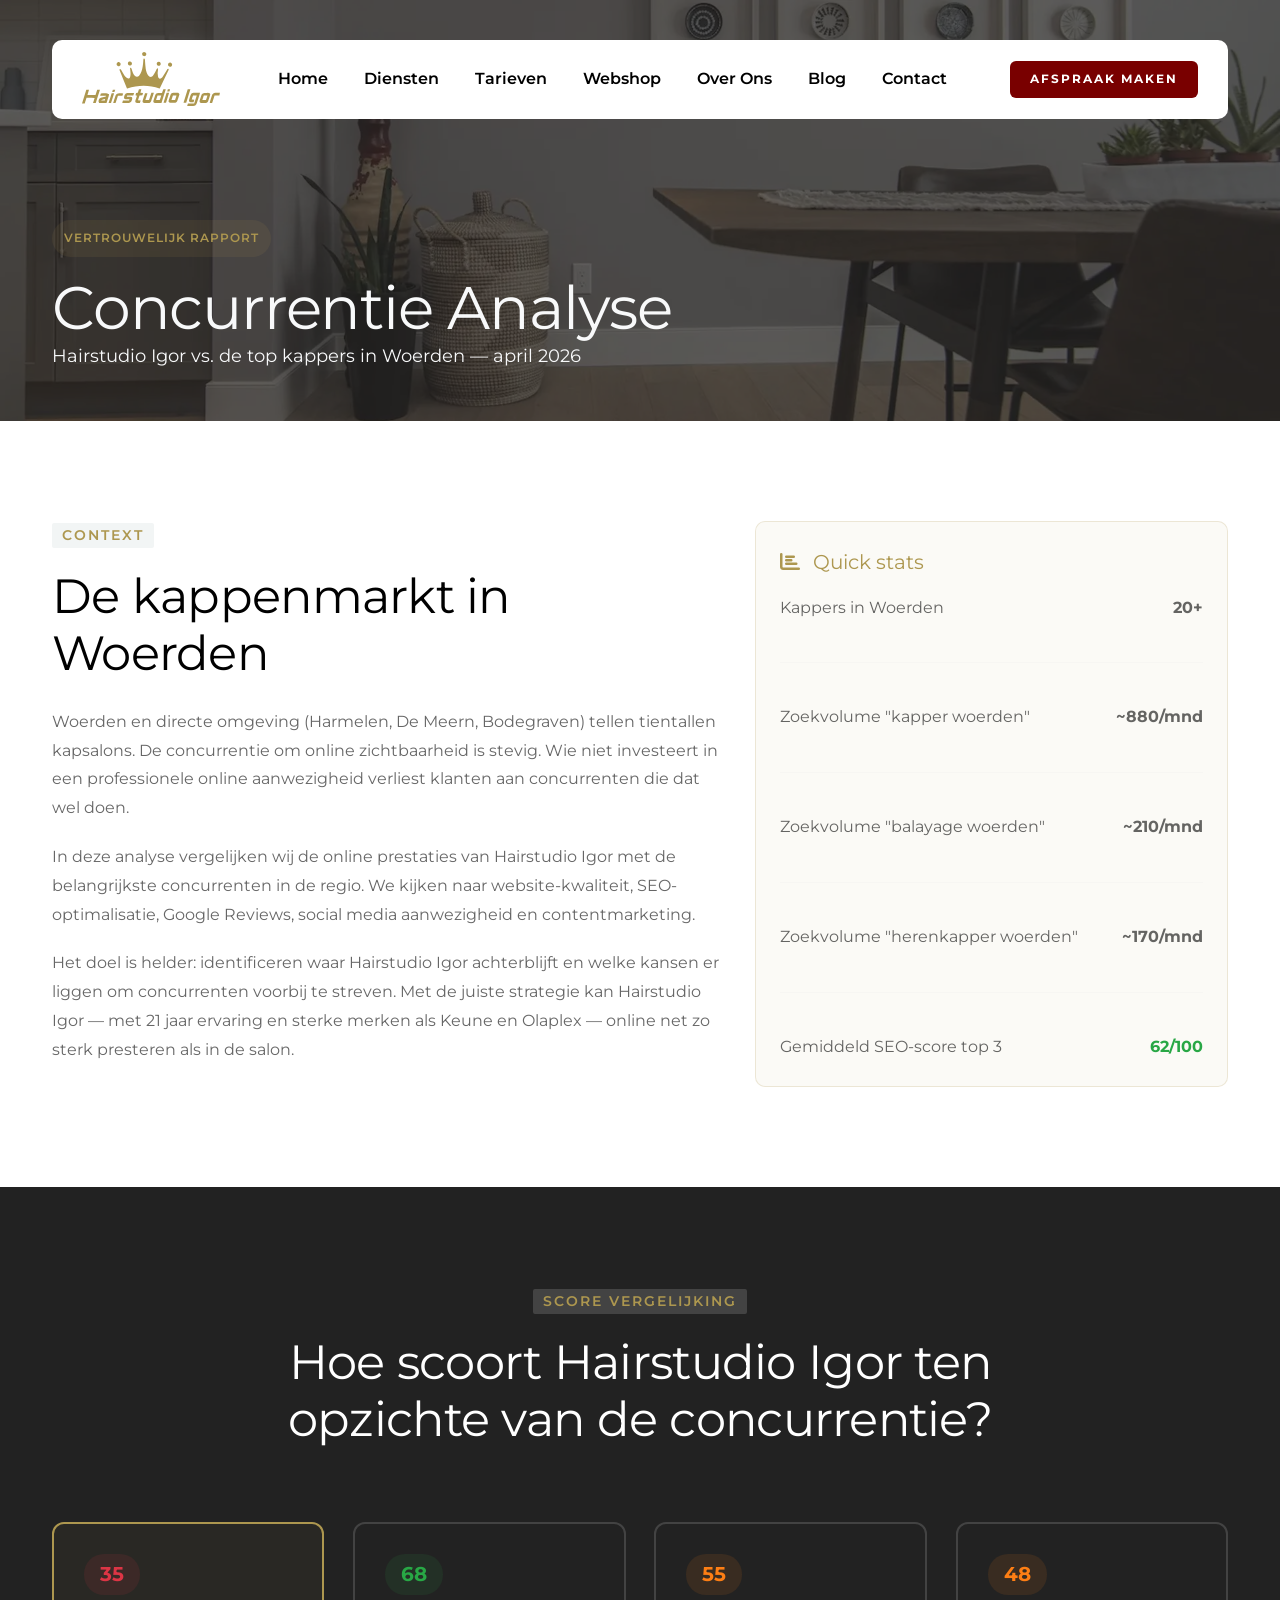
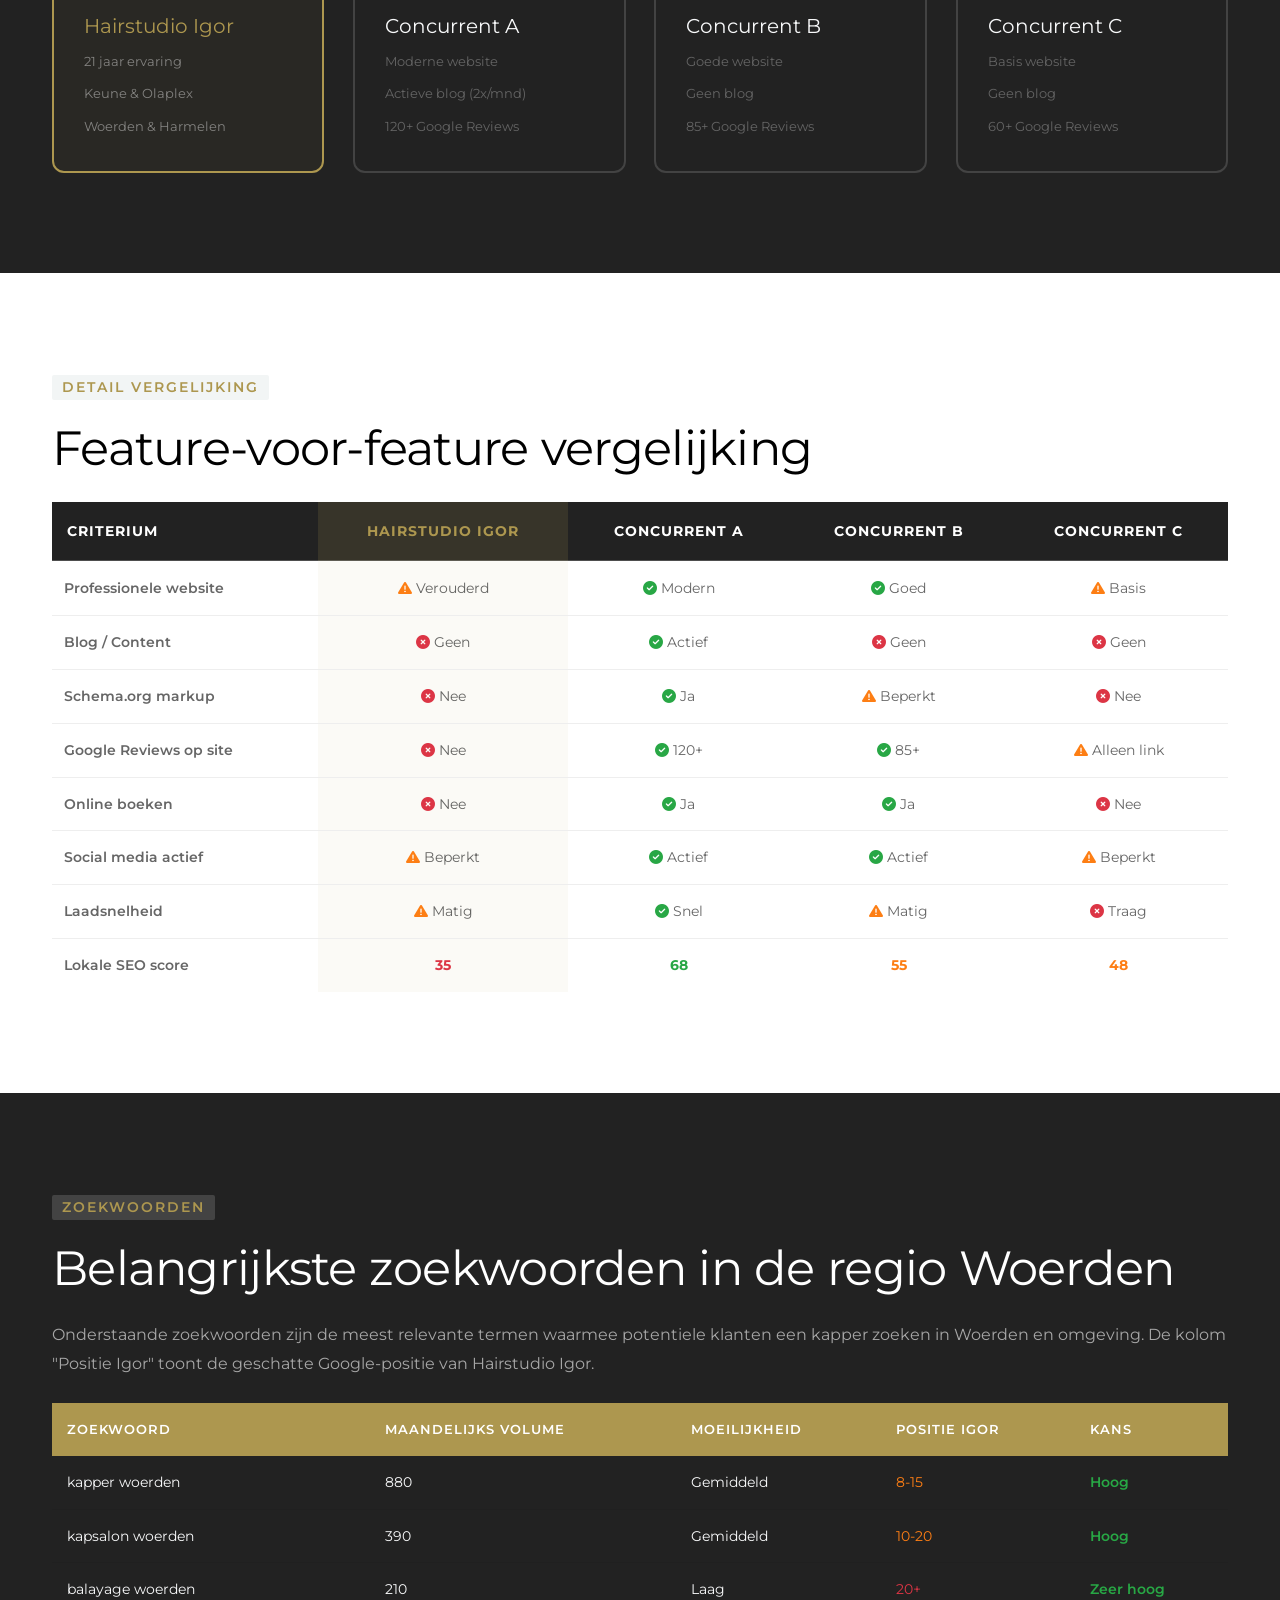
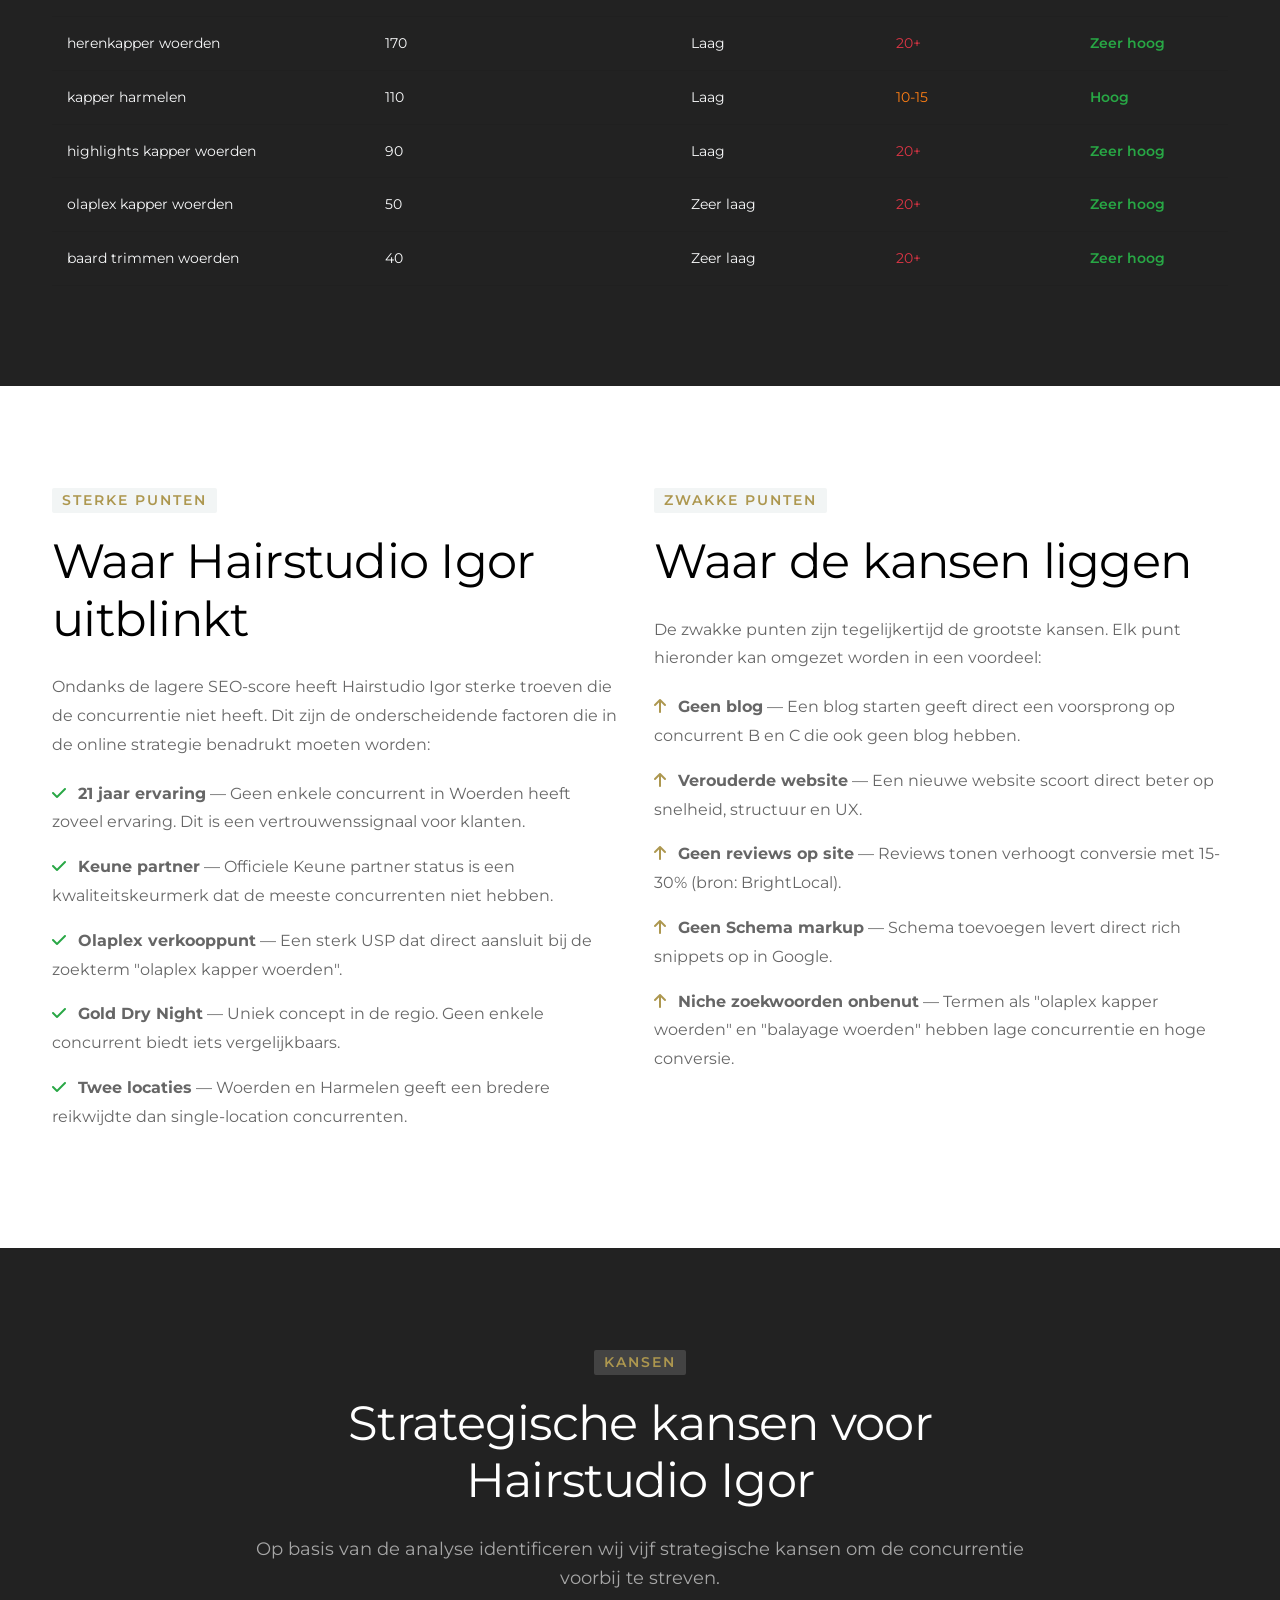
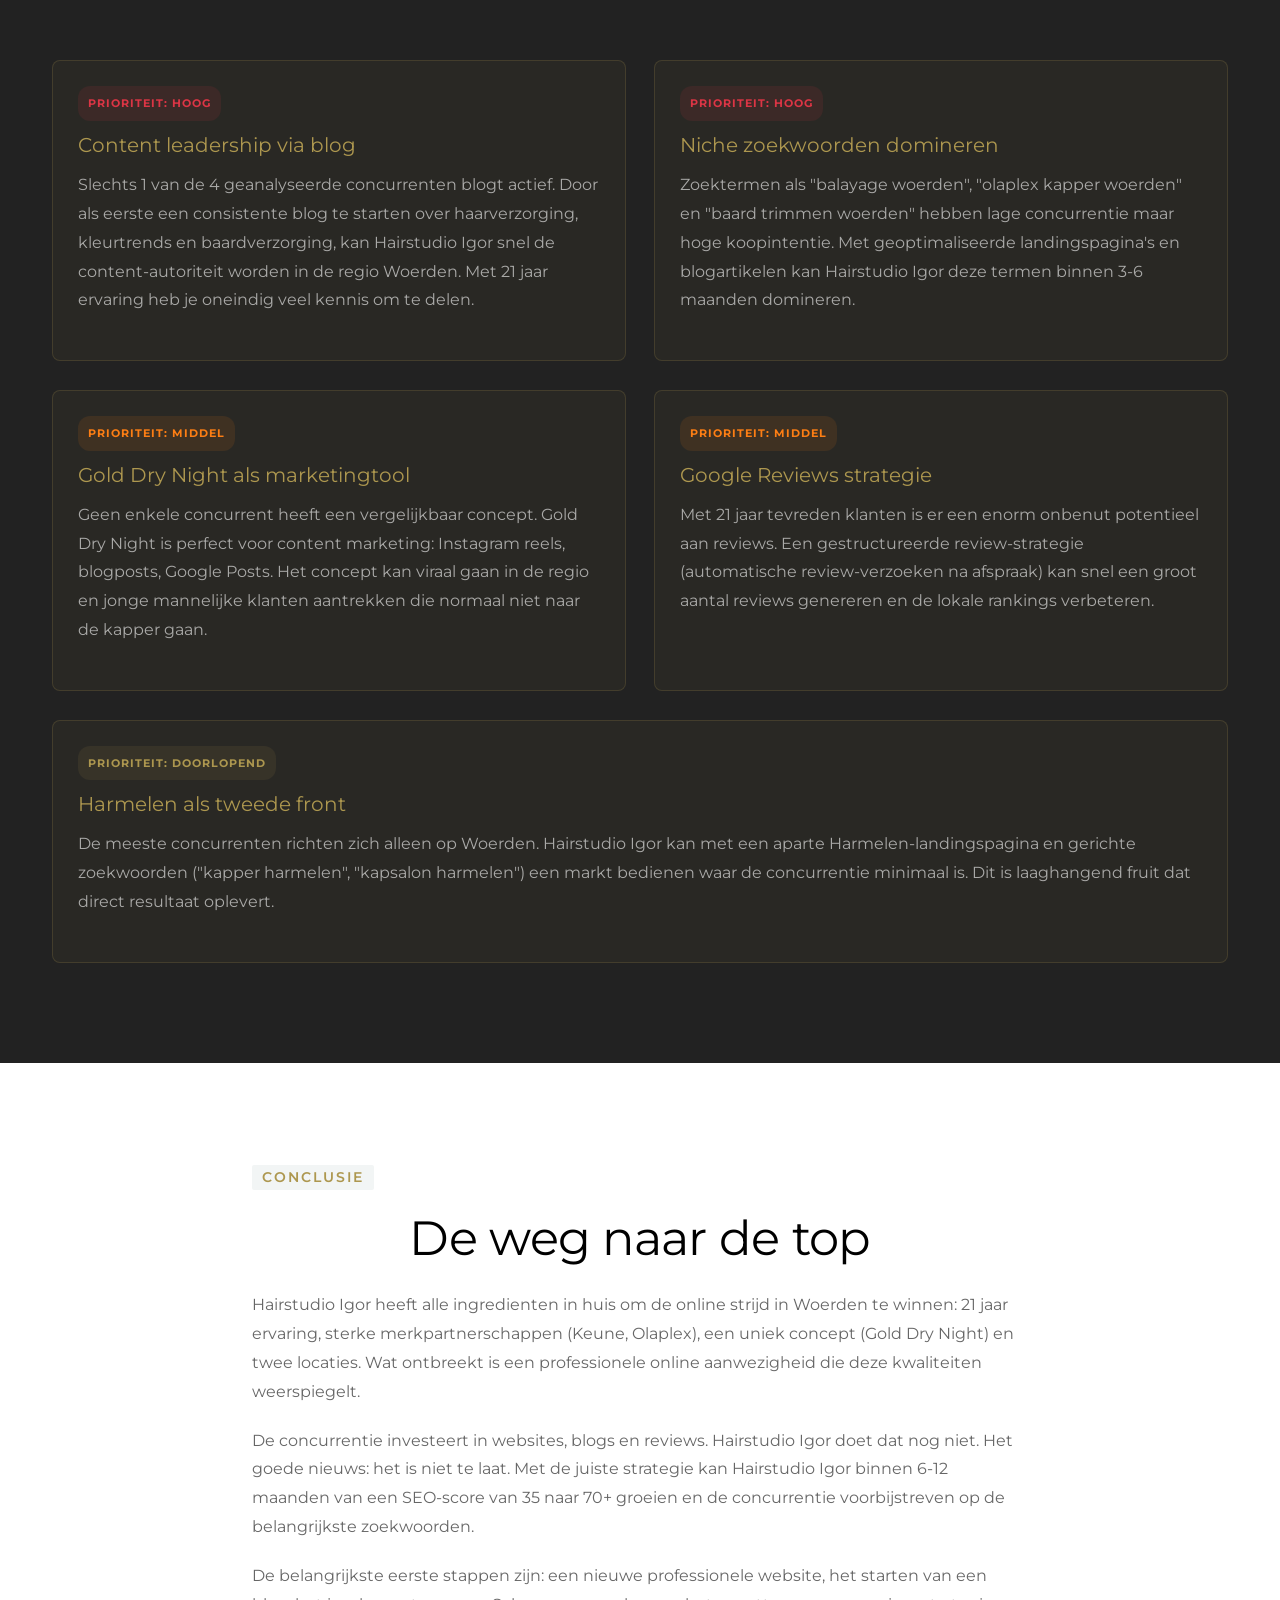
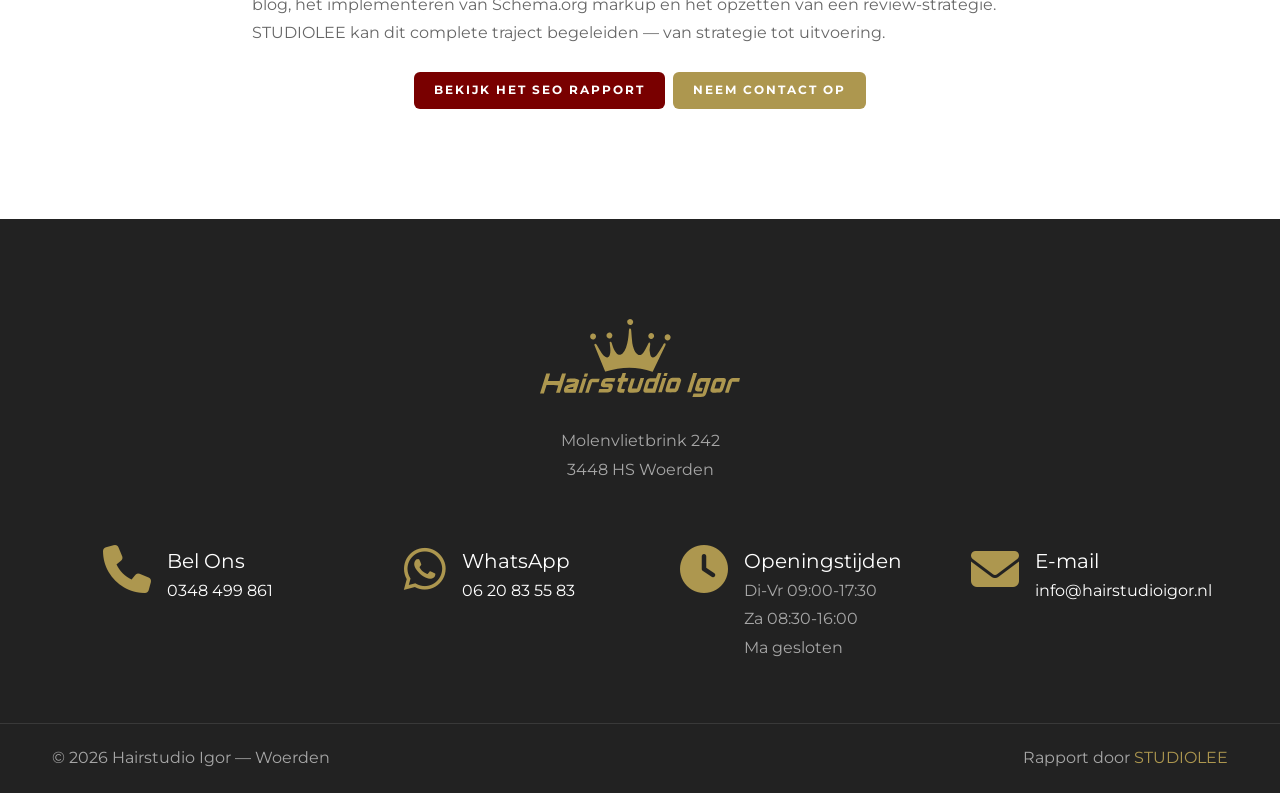
<file: concurrentie-analyse.html>
<!DOCTYPE html>
<html lang="nl">

<head>
    <title>Concurrentie Analyse — Hairstudio Igor vs Kappers Woerden</title>
    <link rel="icon" href="images/icon.webp" type="image/gif" sizes="16x16">
    <meta content="text/html;charset=utf-8" http-equiv="Content-Type">
    <meta content="width=device-width, initial-scale=1.0" name="viewport">
    <meta content="Concurrentie analyse van Hairstudio Igor versus de top kappers in Woerden en omgeving. Vergelijking van online aanwezigheid, SEO en kansen." name="description">
    <meta content="concurrentie analyse kapper woerden, kapsalon vergelijking, seo benchmark kappers" name="keywords">
    <meta content="STUDIOLEE" name="author">
    <meta name="robots" content="noindex, nofollow">
    <!-- CSS Files -->
    <link href="css/bootstrap.min.css" rel="stylesheet" type="text/css" id="bootstrap">
    <link href="css/plugins.css" rel="stylesheet" type="text/css">
    <link href="css/swiper.css" rel="stylesheet" type="text/css">
    <link href="css/style.css" rel="stylesheet" type="text/css">
    <link href="css/coloring.css" rel="stylesheet" type="text/css">
    <link href="css/datepicker.css" rel="stylesheet" type="text/css">
    <link id="colors" href="css/colors/scheme-01.css" rel="stylesheet" type="text/css">
    <link href="https://fonts.googleapis.com/css2?family=Montserrat:wght@300;400;500;600;700;800&display=swap" rel="stylesheet">
    <link href="fonts/fontawesome6/css/all.min.css" rel="stylesheet" type="text/css">
    <style>
        :root {
            --primary-color: #790000;
            --primary-color-rgb: 121, 0, 0;
            --secondary-color: #AD974F;
            --secondary-color-rgb: 173, 151, 79;
        }
        body, h1, h2, h3, h4, h5, h6, p, a, span, div, li, input, textarea, select, button, label {
            font-family: 'Montserrat', sans-serif !important;
        }
        .btn-main { background: #790000 !important; }
        .btn-main.btn-gold { background: #AD974F !important; }
        .id-color, .id-color i { color: #AD974F !important; }
        .text-gold { color: #AD974F !important; }
        .text-bordeaux { color: #790000 !important; }
        .text-red { color: #dc3545 !important; }
        .text-orange { color: #fd7e14 !important; }
        .text-green { color: #28a745 !important; }
        .bg-dark, .section-dark, .bg-dark-2 { background-color: #222222 !important; }
        .subtitle { color: #AD974F !important; text-transform: uppercase; letter-spacing: 2px; font-size: 14px; font-weight: 600; }
        .competitor-card {
            border-radius: 12px; padding: 30px; height: 100%;
            border: 2px solid rgba(0,0,0,0.08); transition: all 0.3s ease;
        }
        .competitor-card:hover { box-shadow: 0 10px 30px rgba(0,0,0,0.08); }
        .competitor-card.igor { border-color: #AD974F; background: rgba(173,151,79,0.05); }
        .competitor-card h4 { margin-bottom: 5px; }
        .competitor-card .score-badge {
            display: inline-block; padding: 6px 16px; border-radius: 20px;
            font-weight: 700; font-size: 20px; margin-bottom: 15px;
        }
        .score-low { background: rgba(220,53,69,0.1); color: #dc3545; }
        .score-mid { background: rgba(253,126,20,0.1); color: #fd7e14; }
        .score-high { background: rgba(40,167,69,0.1); color: #28a745; }
        .comparison-table { width: 100%; border-collapse: collapse; }
        .comparison-table th {
            padding: 15px 12px; text-align: center; font-weight: 700;
            font-size: 14px; text-transform: uppercase; letter-spacing: 1px;
            border-bottom: 2px solid rgba(255,255,255,0.2);
        }
        .comparison-table th.igor-col { background: rgba(173,151,79,0.15); color: #AD974F; }
        .comparison-table td { padding: 12px; text-align: center; border-bottom: 1px solid rgba(255,255,255,0.08); font-size: 14px; }
        .comparison-table td:first-child { text-align: left; font-weight: 600; }
        .comparison-table td.igor-col { background: rgba(173,151,79,0.05); }
        .comparison-table .icon-yes { color: #28a745; }
        .comparison-table .icon-no { color: #dc3545; }
        .comparison-table .icon-partial { color: #fd7e14; }
        .opportunity-card {
            background: rgba(173,151,79,0.05); border: 1px solid rgba(173,151,79,0.2);
            border-radius: 8px; padding: 25px; height: 100%;
        }
        .opportunity-card h4 { color: #AD974F; }
        .opportunity-card .priority { display: inline-block; padding: 3px 10px; border-radius: 12px; font-size: 11px; font-weight: 700; text-transform: uppercase; letter-spacing: 1px; }
        .priority-high { background: rgba(220,53,69,0.1); color: #dc3545; }
        .priority-medium { background: rgba(253,126,20,0.1); color: #fd7e14; }
        .priority-low { background: rgba(173,151,79,0.1); color: #AD974F; }
        .report-badge { display: inline-block; background: rgba(173,151,79,0.1); color: #AD974F; padding: 4px 12px; border-radius: 20px; font-size: 12px; font-weight: 600; text-transform: uppercase; letter-spacing: 1px; }
        .keyword-table { width: 100%; border-collapse: collapse; }
        .keyword-table th { background: #AD974F; color: #fff; padding: 12px 15px; text-align: left; font-weight: 600; font-size: 13px; text-transform: uppercase; letter-spacing: 1px; }
        .keyword-table td { padding: 12px 15px; border-bottom: 1px solid rgba(0,0,0,0.06); font-size: 14px; }
        .keyword-table tr:hover td { background: rgba(173,151,79,0.05); }
        footer .subfooter { border-top: 1px solid rgba(255,255,255,0.1); padding: 20px 0; margin-top: 40px; }
        .studiolee-link { color: #AD974F; text-decoration: none; }
        .studiolee-link:hover { text-decoration: underline; }
    </style>
</head>

<body>

    <div id="wrapper">

        <div class="float-text show-on-scroll"><span><a href="#">Naar boven</a></span></div>
        <div class="scrollbar-v show-on-scroll"></div>
        <div id="de-loader"></div>

        <header class="transparent header-light header-float">
            <div class="container">
                <div class="row">
                    <div class="col-md-12">
                        <div class="header-inner">
                            <div class="de-flex">
                                <div class="de-flex-col">
                                    <div id="logo">
                                        <a href="index.html">
                                            <img class="logo-main" src="images/logo.svg" alt="Hairstudio Igor">
                                            <img class="logo-scroll" src="images/logo.svg" alt="Hairstudio Igor">
                                            <img class="logo-mobile" src="images/logo.svg" alt="Hairstudio Igor">
                                        </a>
                                    </div>
                                </div>
                                <div class="de-flex-col">
                                    <div class="de-flex-col header-col-mid">
                                        <ul id="mainmenu">
                                            <li><a class="menu-item" href="index.html">Home</a></li>
                                            <li><a class="menu-item" href="diensten.html">Diensten</a></li>
                                            <li><a class="menu-item" href="tarieven.html">Tarieven</a></li>
                                            <li><a class="menu-item" href="webshop.html">Webshop</a></li>
                                            <li><a class="menu-item" href="over-ons.html">Over Ons</a></li>
                                            <li><a class="menu-item" href="blog.html">Blog</a></li>
                                            <li><a class="menu-item" href="contact.html">Contact</a></li>
                                        </ul>
                                    </div>
                                </div>
                                <div class="de-flex-col">
                                    <a class="btn-main fx-slide w-100" href="contact.html"><span>Afspraak Maken</span></a>
                                    <div class="menu_side_area"><span id="menu-btn"></span></div>
                                </div>
                            </div>
                        </div>
                    </div>
                </div>
            </div>
        </header>

        <!-- PAGE HEADER -->
        <section class="no-bottom relative overflow-hidden z-1000" data-bgimage="url(images/background/7.webp)">
            <div class="abs w-100 h-100 top-0" style="background: rgba(34,34,34,0.7);"></div>
            <div class="container relative z-2">
                <div class="spacer-double"></div>
                <div class="spacer-double"></div>
                <div class="row">
                    <div class="col-lg-8">
                        <div class="report-badge mb-3">Vertrouwelijk Rapport</div>
                        <h1 class="text-light mb-0">Concurrentie Analyse</h1>
                        <p class="text-light fs-18">Hairstudio Igor vs. de top kappers in Woerden — april 2026</p>
                    </div>
                </div>
                <div class="spacer-single"></div>
            </div>
        </section>

        <!-- INTRO -->
        <section>
            <div class="container">
                <div class="row g-4 align-items-start">
                    <div class="col-lg-7">
                        <div class="subtitle">Context</div>
                        <h2>De kappenmarkt in Woerden</h2>
                        <p>Woerden en directe omgeving (Harmelen, De Meern, Bodegraven) tellen tientallen kapsalons. De concurrentie om online zichtbaarheid is stevig. Wie niet investeert in een professionele online aanwezigheid verliest klanten aan concurrenten die dat wel doen.</p>
                        <p>In deze analyse vergelijken wij de online prestaties van Hairstudio Igor met de belangrijkste concurrenten in de regio. We kijken naar website-kwaliteit, SEO-optimalisatie, Google Reviews, social media aanwezigheid en contentmarketing.</p>
                        <p>Het doel is helder: identificeren waar Hairstudio Igor achterblijft en welke kansen er liggen om concurrenten voorbij te streven. Met de juiste strategie kan Hairstudio Igor — met 21 jaar ervaring en sterke merken als Keune en Olaplex — online net zo sterk presteren als in de salon.</p>
                    </div>
                    <div class="col-lg-5">
                        <div class="p-4 rounded-1" style="background: rgba(173,151,79,0.05); border: 1px solid rgba(173,151,79,0.2);">
                            <h4 class="text-gold mb-3"><i class="fa-solid fa-chart-bar me-2"></i> Quick stats</h4>
                            <div class="d-flex justify-content-between mb-2"><span>Kappers in Woerden</span><strong>20+</strong></div>
                            <hr style="opacity: 0.1;">
                            <div class="d-flex justify-content-between mb-2"><span>Zoekvolume "kapper woerden"</span><strong>~880/mnd</strong></div>
                            <hr style="opacity: 0.1;">
                            <div class="d-flex justify-content-between mb-2"><span>Zoekvolume "balayage woerden"</span><strong>~210/mnd</strong></div>
                            <hr style="opacity: 0.1;">
                            <div class="d-flex justify-content-between mb-2"><span>Zoekvolume "herenkapper woerden"</span><strong>~170/mnd</strong></div>
                            <hr style="opacity: 0.1;">
                            <div class="d-flex justify-content-between"><span>Gemiddeld SEO-score top 3</span><strong class="text-green">62/100</strong></div>
                        </div>
                    </div>
                </div>
            </div>
        </section>

        <!-- SCORE VERGELIJKING -->
        <section class="bg-dark section-dark text-light">
            <div class="container">
                <div class="row justify-content-center text-center mb-5">
                    <div class="col-lg-8">
                        <div class="subtitle s2 text-gold">Score Vergelijking</div>
                        <h2>Hoe scoort Hairstudio Igor ten opzichte van de concurrentie?</h2>
                    </div>
                </div>
                <div class="row g-4 justify-content-center">
                    <div class="col-lg-3 col-md-6">
                        <div class="competitor-card igor">
                            <span class="score-badge score-low">35</span>
                            <h4 class="text-gold">Hairstudio Igor</h4>
                            <p class="mb-1" style="opacity: 0.7; font-size: 13px;">21 jaar ervaring</p>
                            <p class="mb-1" style="opacity: 0.7; font-size: 13px;">Keune & Olaplex</p>
                            <p class="mb-0" style="opacity: 0.7; font-size: 13px;">Woerden & Harmelen</p>
                        </div>
                    </div>
                    <div class="col-lg-3 col-md-6">
                        <div class="competitor-card" style="border-color: rgba(255,255,255,0.15);">
                            <span class="score-badge score-high">68</span>
                            <h4 class="text-light">Concurrent A</h4>
                            <p class="mb-1" style="opacity: 0.5; font-size: 13px;">Moderne website</p>
                            <p class="mb-1" style="opacity: 0.5; font-size: 13px;">Actieve blog (2x/mnd)</p>
                            <p class="mb-0" style="opacity: 0.5; font-size: 13px;">120+ Google Reviews</p>
                        </div>
                    </div>
                    <div class="col-lg-3 col-md-6">
                        <div class="competitor-card" style="border-color: rgba(255,255,255,0.15);">
                            <span class="score-badge score-mid">55</span>
                            <h4 class="text-light">Concurrent B</h4>
                            <p class="mb-1" style="opacity: 0.5; font-size: 13px;">Goede website</p>
                            <p class="mb-1" style="opacity: 0.5; font-size: 13px;">Geen blog</p>
                            <p class="mb-0" style="opacity: 0.5; font-size: 13px;">85+ Google Reviews</p>
                        </div>
                    </div>
                    <div class="col-lg-3 col-md-6">
                        <div class="competitor-card" style="border-color: rgba(255,255,255,0.15);">
                            <span class="score-badge score-mid">48</span>
                            <h4 class="text-light">Concurrent C</h4>
                            <p class="mb-1" style="opacity: 0.5; font-size: 13px;">Basis website</p>
                            <p class="mb-1" style="opacity: 0.5; font-size: 13px;">Geen blog</p>
                            <p class="mb-0" style="opacity: 0.5; font-size: 13px;">60+ Google Reviews</p>
                        </div>
                    </div>
                </div>
            </div>
        </section>

        <!-- VERGELIJKINGSTABEL -->
        <section>
            <div class="container">
                <div class="subtitle">Detail Vergelijking</div>
                <h2 class="mb-4">Feature-voor-feature vergelijking</h2>
                <div class="table-responsive">
                    <table class="comparison-table" style="width: 100%; border-collapse: collapse;">
                        <thead>
                            <tr style="background: #222;">
                                <th style="color: #fff; text-align: left; padding: 15px;">Criterium</th>
                                <th class="igor-col" style="color: #AD974F; padding: 15px;">Hairstudio Igor</th>
                                <th style="color: #fff; padding: 15px;">Concurrent A</th>
                                <th style="color: #fff; padding: 15px;">Concurrent B</th>
                                <th style="color: #fff; padding: 15px;">Concurrent C</th>
                            </tr>
                        </thead>
                        <tbody>
                            <tr>
                                <td style="font-weight: 600; text-align: left; padding: 12px; border-bottom: 1px solid #eee;">Professionele website</td>
                                <td class="igor-col" style="text-align: center; padding: 12px; border-bottom: 1px solid #eee;"><i class="fa-solid fa-triangle-exclamation text-orange"></i> Verouderd</td>
                                <td style="text-align: center; padding: 12px; border-bottom: 1px solid #eee;"><i class="fa-solid fa-circle-check text-green"></i> Modern</td>
                                <td style="text-align: center; padding: 12px; border-bottom: 1px solid #eee;"><i class="fa-solid fa-circle-check text-green"></i> Goed</td>
                                <td style="text-align: center; padding: 12px; border-bottom: 1px solid #eee;"><i class="fa-solid fa-triangle-exclamation text-orange"></i> Basis</td>
                            </tr>
                            <tr>
                                <td style="font-weight: 600; text-align: left; padding: 12px; border-bottom: 1px solid #eee;">Blog / Content</td>
                                <td class="igor-col" style="text-align: center; padding: 12px; border-bottom: 1px solid #eee;"><i class="fa-solid fa-circle-xmark text-red"></i> Geen</td>
                                <td style="text-align: center; padding: 12px; border-bottom: 1px solid #eee;"><i class="fa-solid fa-circle-check text-green"></i> Actief</td>
                                <td style="text-align: center; padding: 12px; border-bottom: 1px solid #eee;"><i class="fa-solid fa-circle-xmark text-red"></i> Geen</td>
                                <td style="text-align: center; padding: 12px; border-bottom: 1px solid #eee;"><i class="fa-solid fa-circle-xmark text-red"></i> Geen</td>
                            </tr>
                            <tr>
                                <td style="font-weight: 600; text-align: left; padding: 12px; border-bottom: 1px solid #eee;">Schema.org markup</td>
                                <td class="igor-col" style="text-align: center; padding: 12px; border-bottom: 1px solid #eee;"><i class="fa-solid fa-circle-xmark text-red"></i> Nee</td>
                                <td style="text-align: center; padding: 12px; border-bottom: 1px solid #eee;"><i class="fa-solid fa-circle-check text-green"></i> Ja</td>
                                <td style="text-align: center; padding: 12px; border-bottom: 1px solid #eee;"><i class="fa-solid fa-triangle-exclamation text-orange"></i> Beperkt</td>
                                <td style="text-align: center; padding: 12px; border-bottom: 1px solid #eee;"><i class="fa-solid fa-circle-xmark text-red"></i> Nee</td>
                            </tr>
                            <tr>
                                <td style="font-weight: 600; text-align: left; padding: 12px; border-bottom: 1px solid #eee;">Google Reviews op site</td>
                                <td class="igor-col" style="text-align: center; padding: 12px; border-bottom: 1px solid #eee;"><i class="fa-solid fa-circle-xmark text-red"></i> Nee</td>
                                <td style="text-align: center; padding: 12px; border-bottom: 1px solid #eee;"><i class="fa-solid fa-circle-check text-green"></i> 120+</td>
                                <td style="text-align: center; padding: 12px; border-bottom: 1px solid #eee;"><i class="fa-solid fa-circle-check text-green"></i> 85+</td>
                                <td style="text-align: center; padding: 12px; border-bottom: 1px solid #eee;"><i class="fa-solid fa-triangle-exclamation text-orange"></i> Alleen link</td>
                            </tr>
                            <tr>
                                <td style="font-weight: 600; text-align: left; padding: 12px; border-bottom: 1px solid #eee;">Online boeken</td>
                                <td class="igor-col" style="text-align: center; padding: 12px; border-bottom: 1px solid #eee;"><i class="fa-solid fa-circle-xmark text-red"></i> Nee</td>
                                <td style="text-align: center; padding: 12px; border-bottom: 1px solid #eee;"><i class="fa-solid fa-circle-check text-green"></i> Ja</td>
                                <td style="text-align: center; padding: 12px; border-bottom: 1px solid #eee;"><i class="fa-solid fa-circle-check text-green"></i> Ja</td>
                                <td style="text-align: center; padding: 12px; border-bottom: 1px solid #eee;"><i class="fa-solid fa-circle-xmark text-red"></i> Nee</td>
                            </tr>
                            <tr>
                                <td style="font-weight: 600; text-align: left; padding: 12px; border-bottom: 1px solid #eee;">Social media actief</td>
                                <td class="igor-col" style="text-align: center; padding: 12px; border-bottom: 1px solid #eee;"><i class="fa-solid fa-triangle-exclamation text-orange"></i> Beperkt</td>
                                <td style="text-align: center; padding: 12px; border-bottom: 1px solid #eee;"><i class="fa-solid fa-circle-check text-green"></i> Actief</td>
                                <td style="text-align: center; padding: 12px; border-bottom: 1px solid #eee;"><i class="fa-solid fa-circle-check text-green"></i> Actief</td>
                                <td style="text-align: center; padding: 12px; border-bottom: 1px solid #eee;"><i class="fa-solid fa-triangle-exclamation text-orange"></i> Beperkt</td>
                            </tr>
                            <tr>
                                <td style="font-weight: 600; text-align: left; padding: 12px; border-bottom: 1px solid #eee;">Laadsnelheid</td>
                                <td class="igor-col" style="text-align: center; padding: 12px; border-bottom: 1px solid #eee;"><i class="fa-solid fa-triangle-exclamation text-orange"></i> Matig</td>
                                <td style="text-align: center; padding: 12px; border-bottom: 1px solid #eee;"><i class="fa-solid fa-circle-check text-green"></i> Snel</td>
                                <td style="text-align: center; padding: 12px; border-bottom: 1px solid #eee;"><i class="fa-solid fa-triangle-exclamation text-orange"></i> Matig</td>
                                <td style="text-align: center; padding: 12px; border-bottom: 1px solid #eee;"><i class="fa-solid fa-circle-xmark text-red"></i> Traag</td>
                            </tr>
                            <tr>
                                <td style="font-weight: 600; text-align: left; padding: 12px;">Lokale SEO score</td>
                                <td class="igor-col" style="text-align: center; padding: 12px;"><strong class="text-red">35</strong></td>
                                <td style="text-align: center; padding: 12px;"><strong class="text-green">68</strong></td>
                                <td style="text-align: center; padding: 12px;"><strong class="text-orange">55</strong></td>
                                <td style="text-align: center; padding: 12px;"><strong class="text-orange">48</strong></td>
                            </tr>
                        </tbody>
                    </table>
                </div>
            </div>
        </section>

        <!-- ZOEKWOORDEN ANALYSE -->
        <section class="bg-dark section-dark text-light">
            <div class="container">
                <div class="subtitle s2 text-gold">Zoekwoorden</div>
                <h2 class="mb-4">Belangrijkste zoekwoorden in de regio Woerden</h2>
                <p class="mb-4">Onderstaande zoekwoorden zijn de meest relevante termen waarmee potentiele klanten een kapper zoeken in Woerden en omgeving. De kolom "Positie Igor" toont de geschatte Google-positie van Hairstudio Igor.</p>
                <div class="table-responsive">
                    <table class="keyword-table">
                        <thead>
                            <tr>
                                <th>Zoekwoord</th>
                                <th>Maandelijks volume</th>
                                <th>Moeilijkheid</th>
                                <th>Positie Igor</th>
                                <th>Kans</th>
                            </tr>
                        </thead>
                        <tbody>
                            <tr>
                                <td class="text-light">kapper woerden</td>
                                <td class="text-light">880</td>
                                <td class="text-light">Gemiddeld</td>
                                <td class="text-light"><span class="text-orange">8-15</span></td>
                                <td class="text-light"><span class="text-green fw-600">Hoog</span></td>
                            </tr>
                            <tr>
                                <td class="text-light">kapsalon woerden</td>
                                <td class="text-light">390</td>
                                <td class="text-light">Gemiddeld</td>
                                <td class="text-light"><span class="text-orange">10-20</span></td>
                                <td class="text-light"><span class="text-green fw-600">Hoog</span></td>
                            </tr>
                            <tr>
                                <td class="text-light">balayage woerden</td>
                                <td class="text-light">210</td>
                                <td class="text-light">Laag</td>
                                <td class="text-light"><span class="text-red">20+</span></td>
                                <td class="text-light"><span class="text-green fw-600">Zeer hoog</span></td>
                            </tr>
                            <tr>
                                <td class="text-light">herenkapper woerden</td>
                                <td class="text-light">170</td>
                                <td class="text-light">Laag</td>
                                <td class="text-light"><span class="text-red">20+</span></td>
                                <td class="text-light"><span class="text-green fw-600">Zeer hoog</span></td>
                            </tr>
                            <tr>
                                <td class="text-light">kapper harmelen</td>
                                <td class="text-light">110</td>
                                <td class="text-light">Laag</td>
                                <td class="text-light"><span class="text-orange">10-15</span></td>
                                <td class="text-light"><span class="text-green fw-600">Hoog</span></td>
                            </tr>
                            <tr>
                                <td class="text-light">highlights kapper woerden</td>
                                <td class="text-light">90</td>
                                <td class="text-light">Laag</td>
                                <td class="text-light"><span class="text-red">20+</span></td>
                                <td class="text-light"><span class="text-green fw-600">Zeer hoog</span></td>
                            </tr>
                            <tr>
                                <td class="text-light">olaplex kapper woerden</td>
                                <td class="text-light">50</td>
                                <td class="text-light">Zeer laag</td>
                                <td class="text-light"><span class="text-red">20+</span></td>
                                <td class="text-light"><span class="text-green fw-600">Zeer hoog</span></td>
                            </tr>
                            <tr>
                                <td class="text-light">baard trimmen woerden</td>
                                <td class="text-light">40</td>
                                <td class="text-light">Zeer laag</td>
                                <td class="text-light"><span class="text-red">20+</span></td>
                                <td class="text-light"><span class="text-green fw-600">Zeer hoog</span></td>
                            </tr>
                        </tbody>
                    </table>
                </div>
            </div>
        </section>

        <!-- STERKE PUNTEN IGOR -->
        <section>
            <div class="container">
                <div class="row g-4 align-items-start">
                    <div class="col-lg-6">
                        <div class="subtitle">Sterke punten</div>
                        <h2>Waar Hairstudio Igor uitblinkt</h2>
                        <p>Ondanks de lagere SEO-score heeft Hairstudio Igor sterke troeven die de concurrentie niet heeft. Dit zijn de onderscheidende factoren die in de online strategie benadrukt moeten worden:</p>
                        <ul class="list-unstyled">
                            <li class="mb-3"><i class="fa-solid fa-check text-green me-2"></i> <strong>21 jaar ervaring</strong> — Geen enkele concurrent in Woerden heeft zoveel ervaring. Dit is een vertrouwenssignaal voor klanten.</li>
                            <li class="mb-3"><i class="fa-solid fa-check text-green me-2"></i> <strong>Keune partner</strong> — Officiele Keune partner status is een kwaliteitskeurmerk dat de meeste concurrenten niet hebben.</li>
                            <li class="mb-3"><i class="fa-solid fa-check text-green me-2"></i> <strong>Olaplex verkooppunt</strong> — Een sterk USP dat direct aansluit bij de zoekterm "olaplex kapper woerden".</li>
                            <li class="mb-3"><i class="fa-solid fa-check text-green me-2"></i> <strong>Gold Dry Night</strong> — Uniek concept in de regio. Geen enkele concurrent biedt iets vergelijkbaars.</li>
                            <li class="mb-3"><i class="fa-solid fa-check text-green me-2"></i> <strong>Twee locaties</strong> — Woerden en Harmelen geeft een bredere reikwijdte dan single-location concurrenten.</li>
                        </ul>
                    </div>
                    <div class="col-lg-6">
                        <div class="subtitle">Zwakke punten</div>
                        <h2>Waar de kansen liggen</h2>
                        <p>De zwakke punten zijn tegelijkertijd de grootste kansen. Elk punt hieronder kan omgezet worden in een voordeel:</p>
                        <ul class="list-unstyled">
                            <li class="mb-3"><i class="fa-solid fa-arrow-up text-gold me-2"></i> <strong>Geen blog</strong> — Een blog starten geeft direct een voorsprong op concurrent B en C die ook geen blog hebben.</li>
                            <li class="mb-3"><i class="fa-solid fa-arrow-up text-gold me-2"></i> <strong>Verouderde website</strong> — Een nieuwe website scoort direct beter op snelheid, structuur en UX.</li>
                            <li class="mb-3"><i class="fa-solid fa-arrow-up text-gold me-2"></i> <strong>Geen reviews op site</strong> — Reviews tonen verhoogt conversie met 15-30% (bron: BrightLocal).</li>
                            <li class="mb-3"><i class="fa-solid fa-arrow-up text-gold me-2"></i> <strong>Geen Schema markup</strong> — Schema toevoegen levert direct rich snippets op in Google.</li>
                            <li class="mb-3"><i class="fa-solid fa-arrow-up text-gold me-2"></i> <strong>Niche zoekwoorden onbenut</strong> — Termen als "olaplex kapper woerden" en "balayage woerden" hebben lage concurrentie en hoge conversie.</li>
                        </ul>
                    </div>
                </div>
            </div>
        </section>

        <!-- KANSEN -->
        <section class="bg-dark section-dark text-light">
            <div class="container">
                <div class="row justify-content-center text-center mb-5">
                    <div class="col-lg-8">
                        <div class="subtitle s2 text-gold">Kansen</div>
                        <h2>Strategische kansen voor Hairstudio Igor</h2>
                        <p class="fs-18">Op basis van de analyse identificeren wij vijf strategische kansen om de concurrentie voorbij te streven.</p>
                    </div>
                </div>
                <div class="row g-4">
                    <div class="col-lg-6">
                        <div class="opportunity-card">
                            <span class="priority priority-high mb-2 d-inline-block">Prioriteit: Hoog</span>
                            <h4>Content leadership via blog</h4>
                            <p>Slechts 1 van de 4 geanalyseerde concurrenten blogt actief. Door als eerste een consistente blog te starten over haarverzorging, kleurtrends en baardverzorging, kan Hairstudio Igor snel de content-autoriteit worden in de regio Woerden. Met 21 jaar ervaring heb je oneindig veel kennis om te delen.</p>
                        </div>
                    </div>
                    <div class="col-lg-6">
                        <div class="opportunity-card">
                            <span class="priority priority-high mb-2 d-inline-block">Prioriteit: Hoog</span>
                            <h4>Niche zoekwoorden domineren</h4>
                            <p>Zoektermen als "balayage woerden", "olaplex kapper woerden" en "baard trimmen woerden" hebben lage concurrentie maar hoge koopintentie. Met geoptimaliseerde landingspagina's en blogartikelen kan Hairstudio Igor deze termen binnen 3-6 maanden domineren.</p>
                        </div>
                    </div>
                    <div class="col-lg-6">
                        <div class="opportunity-card">
                            <span class="priority priority-medium mb-2 d-inline-block">Prioriteit: Middel</span>
                            <h4>Gold Dry Night als marketingtool</h4>
                            <p>Geen enkele concurrent heeft een vergelijkbaar concept. Gold Dry Night is perfect voor content marketing: Instagram reels, blogposts, Google Posts. Het concept kan viraal gaan in de regio en jonge mannelijke klanten aantrekken die normaal niet naar de kapper gaan.</p>
                        </div>
                    </div>
                    <div class="col-lg-6">
                        <div class="opportunity-card">
                            <span class="priority priority-medium mb-2 d-inline-block">Prioriteit: Middel</span>
                            <h4>Google Reviews strategie</h4>
                            <p>Met 21 jaar tevreden klanten is er een enorm onbenut potentieel aan reviews. Een gestructureerde review-strategie (automatische review-verzoeken na afspraak) kan snel een groot aantal reviews genereren en de lokale rankings verbeteren.</p>
                        </div>
                    </div>
                    <div class="col-lg-12">
                        <div class="opportunity-card">
                            <span class="priority priority-low mb-2 d-inline-block">Prioriteit: Doorlopend</span>
                            <h4>Harmelen als tweede front</h4>
                            <p>De meeste concurrenten richten zich alleen op Woerden. Hairstudio Igor kan met een aparte Harmelen-landingspagina en gerichte zoekwoorden ("kapper harmelen", "kapsalon harmelen") een markt bedienen waar de concurrentie minimaal is. Dit is laaghangend fruit dat direct resultaat oplevert.</p>
                        </div>
                    </div>
                </div>
            </div>
        </section>

        <!-- CONCLUSIE -->
        <section>
            <div class="container">
                <div class="row justify-content-center">
                    <div class="col-lg-8">
                        <div class="subtitle text-center">Conclusie</div>
                        <h2 class="text-center mb-4">De weg naar de top</h2>
                        <p>Hairstudio Igor heeft alle ingredienten in huis om de online strijd in Woerden te winnen: 21 jaar ervaring, sterke merkpartnerschappen (Keune, Olaplex), een uniek concept (Gold Dry Night) en twee locaties. Wat ontbreekt is een professionele online aanwezigheid die deze kwaliteiten weerspiegelt.</p>
                        <p>De concurrentie investeert in websites, blogs en reviews. Hairstudio Igor doet dat nog niet. Het goede nieuws: het is niet te laat. Met de juiste strategie kan Hairstudio Igor binnen 6-12 maanden van een SEO-score van 35 naar 70+ groeien en de concurrentie voorbijstreven op de belangrijkste zoekwoorden.</p>
                        <p>De belangrijkste eerste stappen zijn: een nieuwe professionele website, het starten van een blog, het implementeren van Schema.org markup en het opzetten van een review-strategie. STUDIOLEE kan dit complete traject begeleiden — van strategie tot uitvoering.</p>
                        <div class="text-center mt-4">
                            <a class="btn-main fx-slide" href="seo-rapport.html"><span>Bekijk het SEO Rapport</span></a>&nbsp;
                            <a class="btn-main btn-gold fx-slide" href="contact.html"><span>Neem Contact Op</span></a>
                        </div>
                    </div>
                </div>
            </div>
        </section>

    </div>

    <!-- footer -->
    <footer class="section-dark">
        <div class="container">
            <div class="row gx-5 justify-content-center">
                <div class="col-lg-8">
                    <div class="text-center">
                        <img src="images/logo.svg" class="w-200px" alt="Hairstudio Igor">
                        <div class="spacer-single"></div>
                        <div class="fs-16">Molenvlietbrink 242<br>3448 HS Woerden</div>
                    </div>
                </div>
            </div>
            <div class="spacer-double"></div>
            <div class="row g-4">
                <div class="col-lg-3 col-md-6 mb-sm-30">
                    <div class="d-flex justify-content-center">
                        <i class="fs-48 text-gold fa-solid fa-phone"></i>
                        <div class="ms-3"><h4 class="mb-0">Bel Ons</h4><p><a href="tel:0348499861" class="text-white">0348 499 861</a></p></div>
                    </div>
                </div>
                <div class="col-lg-3 col-md-6 mb-sm-30">
                    <div class="d-flex justify-content-center">
                        <i class="fs-48 text-gold fa-brands fa-whatsapp"></i>
                        <div class="ms-3"><h4 class="mb-0">WhatsApp</h4><p><a href="https://wa.me/31620835583" class="text-white">06 20 83 55 83</a></p></div>
                    </div>
                </div>
                <div class="col-lg-3 col-md-6 mb-sm-30">
                    <div class="d-flex justify-content-center">
                        <i class="fs-48 text-gold fa-solid fa-clock"></i>
                        <div class="ms-3"><h4 class="mb-0">Openingstijden</h4><p>Di-Vr 09:00-17:30<br>Za 08:30-16:00<br>Ma gesloten</p></div>
                    </div>
                </div>
                <div class="col-lg-3 col-md-6 mb-sm-30">
                    <div class="d-flex justify-content-center">
                        <i class="fs-48 text-gold fa-solid fa-envelope"></i>
                        <div class="ms-3"><h4 class="mb-0">E-mail</h4><p><a href="mailto:info@hairstudioigor.nl" class="text-white">info@hairstudioigor.nl</a></p></div>
                    </div>
                </div>
            </div>
        </div>
        <div class="subfooter">
            <div class="container">
                <div class="row">
                    <div class="col-md-6">&copy; 2026 Hairstudio Igor — Woerden</div>
                    <div class="col-md-6 text-md-end">
                        Rapport door <a href="https://www.studiolee.nl" target="_blank" class="studiolee-link">STUDIOLEE</a>
                    </div>
                </div>
            </div>
        </div>
    </footer>

    <script src="js/vendors.js"></script>
    <script src="js/designesia.js"></script>

</body>

</html>
</file>
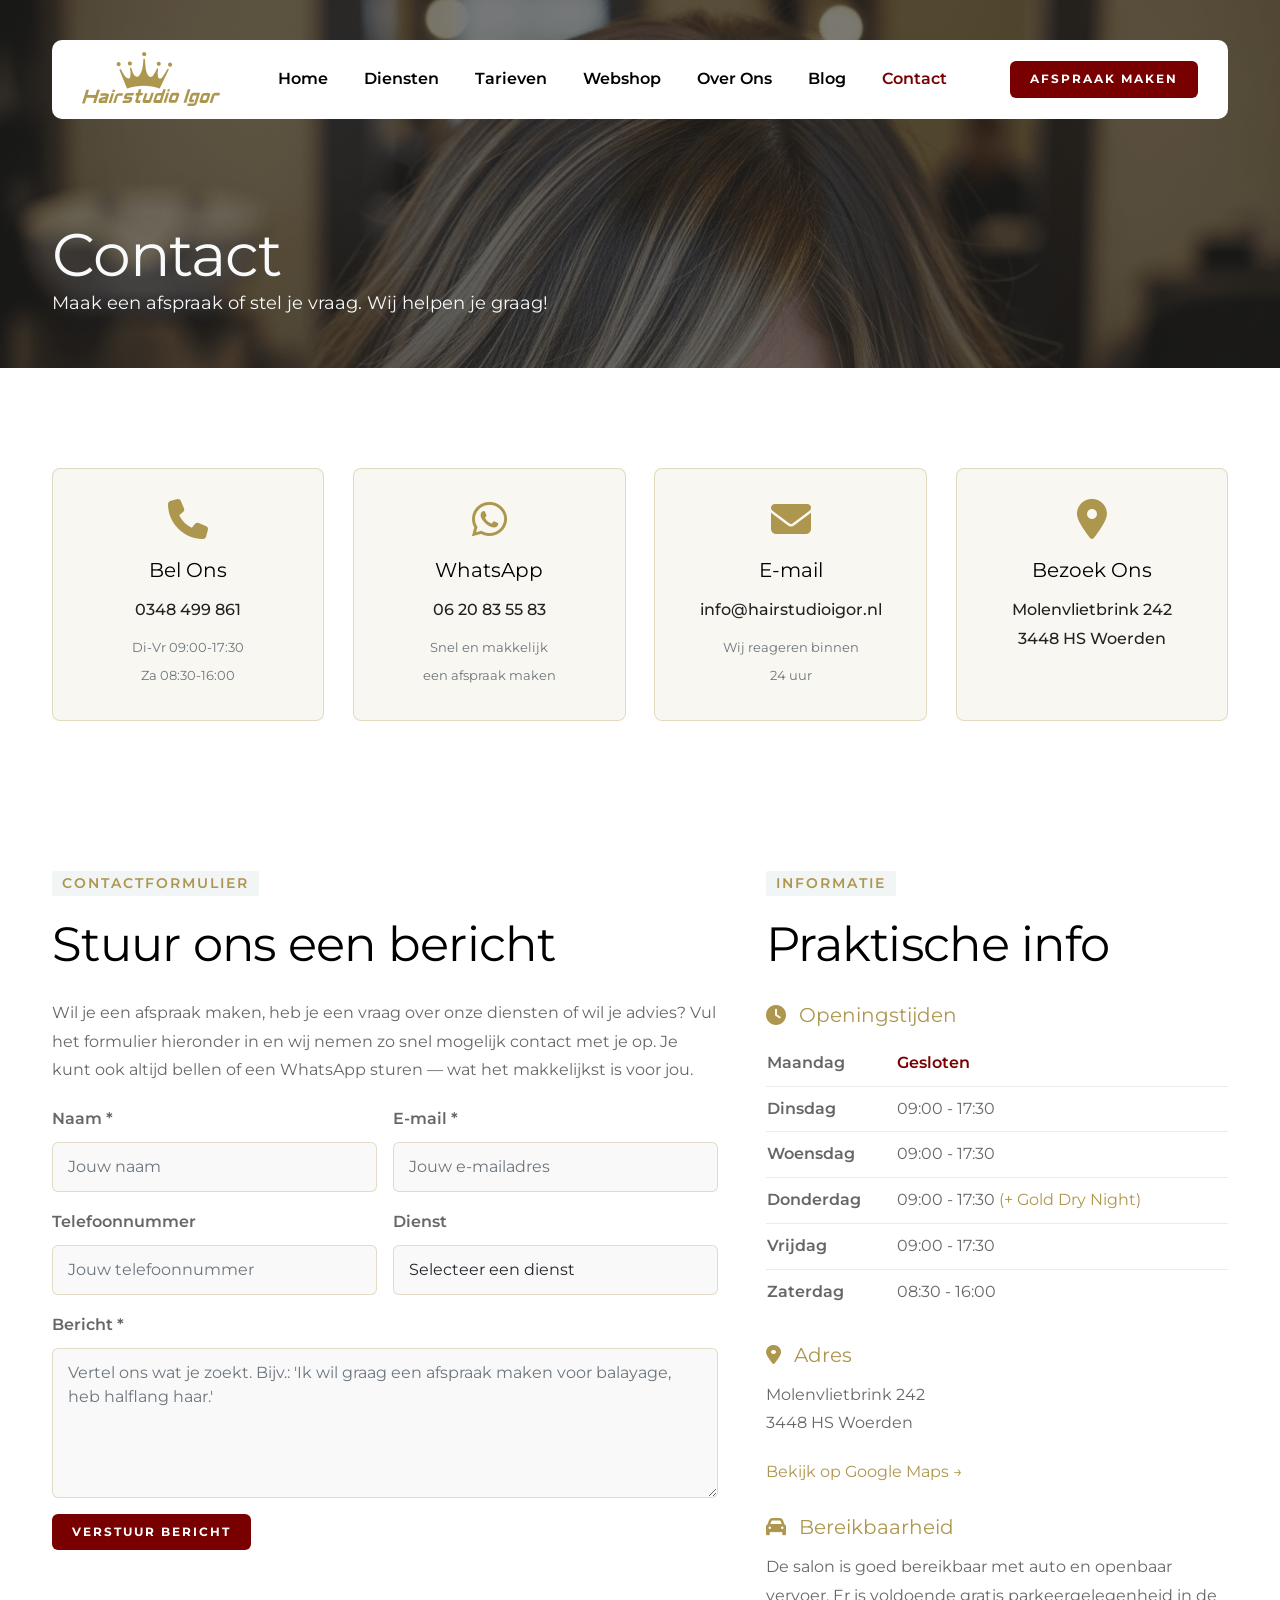
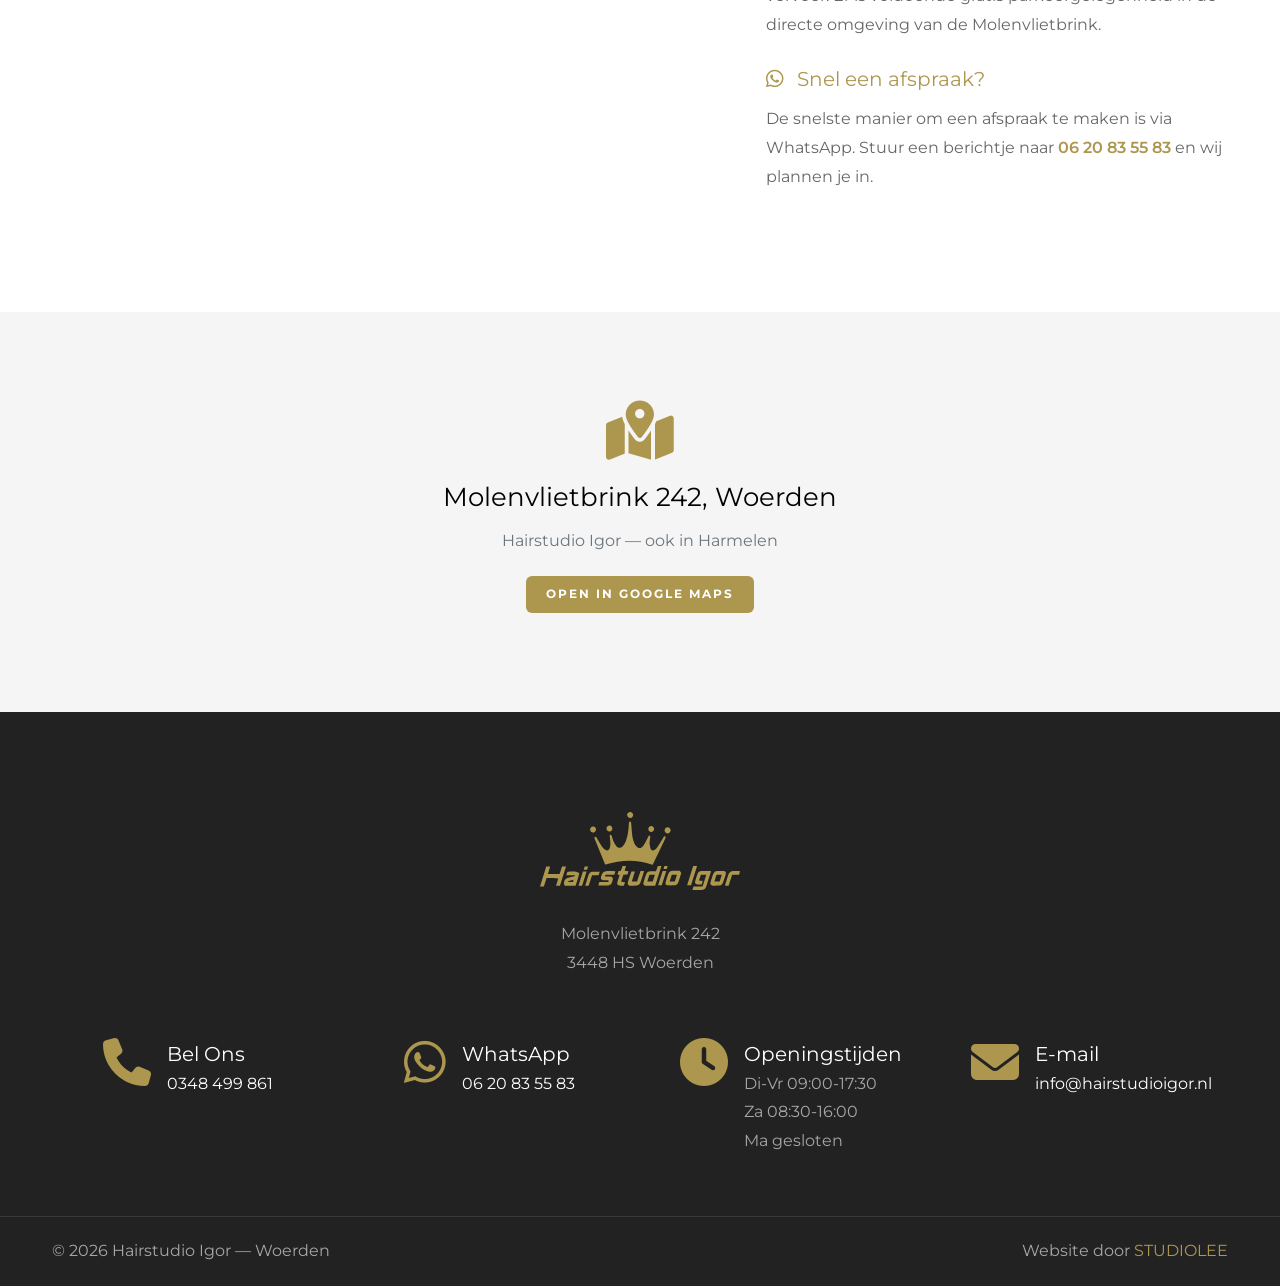
<file: contact.html>
<!DOCTYPE html>
<html lang="nl">

<head>
    <title>Contact — Hairstudio Igor | Afspraak Maken Woerden</title>
    <link rel="icon" href="images/icon.webp" type="image/gif" sizes="16x16">
    <meta content="text/html;charset=utf-8" http-equiv="Content-Type">
    <meta content="width=device-width, initial-scale=1.0" name="viewport">
    <meta content="Neem contact op met Hairstudio Igor in Woerden. Maak een afspraak via telefoon, WhatsApp of ons contactformulier. Molenvlietbrink 242, 3448 HS Woerden." name="description">
    <meta content="contact kapper woerden, afspraak maken kapsalon, hairstudio igor contact, bellen kapper woerden" name="keywords">
    <meta content="Hairstudio Igor" name="author">
    <meta property="og:title" content="Contact — Hairstudio Igor Woerden">
    <meta property="og:description" content="Maak een afspraak bij Hairstudio Igor. Bel, WhatsApp of vul het formulier in.">
    <meta property="og:type" content="website">
    <!-- CSS Files -->
    <link href="css/bootstrap.min.css" rel="stylesheet" type="text/css" id="bootstrap">
    <link href="css/plugins.css" rel="stylesheet" type="text/css">
    <link href="css/swiper.css" rel="stylesheet" type="text/css">
    <link href="css/style.css" rel="stylesheet" type="text/css">
    <link href="css/coloring.css" rel="stylesheet" type="text/css">
    <link href="css/datepicker.css" rel="stylesheet" type="text/css">
    <link id="colors" href="css/colors/scheme-01.css" rel="stylesheet" type="text/css">
    <link href="https://fonts.googleapis.com/css2?family=Montserrat:wght@300;400;500;600;700;800&display=swap" rel="stylesheet">
    <link href="fonts/fontawesome6/css/all.min.css" rel="stylesheet" type="text/css">
    <style>
        :root {
            --primary-color: #790000;
            --primary-color-rgb: 121, 0, 0;
            --secondary-color: #AD974F;
            --secondary-color-rgb: 173, 151, 79;
        }
        body, h1, h2, h3, h4, h5, h6, p, a, span, div, li, input, textarea, select, button, label {
            font-family: 'Montserrat', sans-serif !important;
        }
        .btn-main { background: #790000 !important; }
        .btn-main.btn-gold { background: #AD974F !important; }
        .id-color, .id-color i { color: #AD974F !important; }
        .text-gold { color: #AD974F !important; }
        .text-bordeaux { color: #790000 !important; }
        .bg-dark, .section-dark, .bg-dark-2 { background-color: #222222 !important; }
        .subtitle { color: #AD974F !important; text-transform: uppercase; letter-spacing: 2px; font-size: 14px; font-weight: 600; }
        .contact-card { background: rgba(173,151,79,0.08); border: 1px solid rgba(173,151,79,0.3); border-radius: 8px; padding: 30px; text-align: center; height: 100%; transition: all 0.3s ease; }
        .contact-card:hover { border-color: #AD974F; }
        .contact-card i { font-size: 40px; color: #AD974F; margin-bottom: 15px; display: block; }
        .contact-card h4 { margin-bottom: 10px; }
        .contact-card a { color: #222; text-decoration: none; font-weight: 500; }
        .contact-card a:hover { color: #AD974F; }
        .form-control { border: 1px solid rgba(173,151,79,0.3) !important; border-radius: 6px !important; padding: 12px 15px !important; }
        .form-control:focus { border-color: #AD974F !important; box-shadow: 0 0 0 0.2rem rgba(173,151,79,0.15) !important; }
        .openingstijden-table { width: 100%; }
        .openingstijden-table td { padding: 10px 0; border-bottom: 1px solid rgba(255,255,255,0.1); }
        .openingstijden-table tr:last-child td { border-bottom: none; }
        .openingstijden-table td:first-child { font-weight: 600; }
        .openingstijden-table .gesloten { color: #790000; font-weight: 600; }
        footer .subfooter { border-top: 1px solid rgba(255,255,255,0.1); padding: 20px 0; margin-top: 40px; }
        .studiolee-link { color: #AD974F; text-decoration: none; }
        .studiolee-link:hover { text-decoration: underline; }
    </style>
</head>

<body>

    <div id="wrapper">

        <div class="float-text show-on-scroll"><span><a href="#">Naar boven</a></span></div>
        <div class="scrollbar-v show-on-scroll"></div>
        <div id="de-loader"></div>

        <header class="transparent header-light header-float">
            <div class="container">
                <div class="row">
                    <div class="col-md-12">
                        <div class="header-inner">
                            <div class="de-flex">
                                <div class="de-flex-col">
                                    <div id="logo">
                                        <a href="index.html">
                                            <img class="logo-main" src="images/logo.svg" alt="Hairstudio Igor">
                                            <img class="logo-scroll" src="images/logo.svg" alt="Hairstudio Igor">
                                            <img class="logo-mobile" src="images/logo.svg" alt="Hairstudio Igor">
                                        </a>
                                    </div>
                                </div>
                                <div class="de-flex-col">
                                    <div class="de-flex-col header-col-mid">
                                        <ul id="mainmenu">
                                            <li><a class="menu-item" href="index.html">Home</a></li>
                                            <li><a class="menu-item" href="diensten.html">Diensten</a></li>
                                            <li><a class="menu-item" href="tarieven.html">Tarieven</a></li>
                                            <li><a class="menu-item" href="webshop.html">Webshop</a></li>
                                            <li><a class="menu-item" href="over-ons.html">Over Ons</a></li>
                                            <li><a class="menu-item" href="blog.html">Blog</a></li>
                                            <li><a class="menu-item active" href="contact.html">Contact</a></li>
                                        </ul>
                                    </div>
                                </div>
                                <div class="de-flex-col">
                                    <a class="btn-main fx-slide w-100" href="contact.html"><span>Afspraak Maken</span></a>
                                    <div class="menu_side_area"><span id="menu-btn"></span></div>
                                </div>
                            </div>
                        </div>
                    </div>
                </div>
            </div>
        </header>

        <!-- PAGE HEADER -->
        <section class="no-bottom relative overflow-hidden z-1000" data-bgimage="url(images/background/4.webp)">
            <div class="abs w-100 h-100 top-0" style="background: rgba(34,34,34,0.6);"></div>
            <div class="container relative z-2">
                <div class="spacer-double"></div>
                <div class="spacer-double"></div>
                <div class="row">
                    <div class="col-lg-8">
                        <h1 class="text-light mb-0">Contact</h1>
                        <p class="text-light fs-18">Maak een afspraak of stel je vraag. Wij helpen je graag!</p>
                    </div>
                </div>
                <div class="spacer-single"></div>
            </div>
        </section>

        <!-- CONTACT CARDS -->
        <section>
            <div class="container">
                <div class="row g-4 mb-5">
                    <div class="col-lg-3 col-md-6">
                        <div class="contact-card">
                            <i class="fa-solid fa-phone"></i>
                            <h4>Bel Ons</h4>
                            <a href="tel:0348499861">0348 499 861</a>
                            <p class="mt-2 mb-0 text-muted" style="font-size: 13px;">Di-Vr 09:00-17:30<br>Za 08:30-16:00</p>
                        </div>
                    </div>
                    <div class="col-lg-3 col-md-6">
                        <div class="contact-card">
                            <i class="fa-brands fa-whatsapp"></i>
                            <h4>WhatsApp</h4>
                            <a href="https://wa.me/31620835583">06 20 83 55 83</a>
                            <p class="mt-2 mb-0 text-muted" style="font-size: 13px;">Snel en makkelijk<br>een afspraak maken</p>
                        </div>
                    </div>
                    <div class="col-lg-3 col-md-6">
                        <div class="contact-card">
                            <i class="fa-solid fa-envelope"></i>
                            <h4>E-mail</h4>
                            <a href="mailto:info@hairstudioigor.nl">info@hairstudioigor.nl</a>
                            <p class="mt-2 mb-0 text-muted" style="font-size: 13px;">Wij reageren binnen<br>24 uur</p>
                        </div>
                    </div>
                    <div class="col-lg-3 col-md-6">
                        <div class="contact-card">
                            <i class="fa-solid fa-location-dot"></i>
                            <h4>Bezoek Ons</h4>
                            <a href="https://maps.google.com/?q=Molenvlietbrink+242+Woerden" target="_blank">Molenvlietbrink 242<br>3448 HS Woerden</a>
                        </div>
                    </div>
                </div>
            </div>
        </section>

        <!-- CONTACT FORM + INFO -->
        <section class="pt-0">
            <div class="container">
                <div class="row g-5">
                    <!-- FORMULIER -->
                    <div class="col-lg-7">
                        <div class="subtitle">Contactformulier</div>
                        <h2>Stuur ons een bericht</h2>
                        <p>Wil je een afspraak maken, heb je een vraag over onze diensten of wil je advies? Vul het formulier hieronder in en wij nemen zo snel mogelijk contact met je op. Je kunt ook altijd bellen of een WhatsApp sturen — wat het makkelijkst is voor jou.</p>

                        <form name="contactForm" id="contact_form" method="post" action="#">
                            <div class="row g-3">
                                <div class="col-md-6">
                                    <label class="fw-600 mb-2">Naam *</label>
                                    <input type="text" name="name" id="name" class="form-control" placeholder="Jouw naam" required>
                                </div>

                                <div class="col-md-6">
                                    <label class="fw-600 mb-2">E-mail *</label>
                                    <input type="email" name="email" id="email" class="form-control" placeholder="Jouw e-mailadres" required>
                                </div>

                                <div class="col-md-6">
                                    <label class="fw-600 mb-2">Telefoonnummer</label>
                                    <input type="tel" name="phone" id="phone" class="form-control" placeholder="Jouw telefoonnummer">
                                </div>

                                <div class="col-md-6">
                                    <label class="fw-600 mb-2">Dienst</label>
                                    <div class="relative">
                                        <select name="dienst" id="dienst" class="form-control">
                                            <option value="">Selecteer een dienst</option>
                                            <option value="knippen-dames">Knippen (dames)</option>
                                            <option value="knippen-heren">Knippen (heren)</option>
                                            <option value="kleuren">Kleuren / Balayage</option>
                                            <option value="highlights">Highlights / Lowlights</option>
                                            <option value="scheren">Scheren / Baardverzorging</option>
                                            <option value="olaplex">Olaplex Treatment</option>
                                            <option value="gold-dry-night">Gold Dry Night</option>
                                            <option value="anders">Anders</option>
                                        </select>
                                    </div>
                                </div>

                                <div class="col-md-12">
                                    <label class="fw-600 mb-2">Bericht *</label>
                                    <textarea name="message" id="message" class="form-control" style="height: 150px;" placeholder="Vertel ons wat je zoekt. Bijv.: 'Ik wil graag een afspraak maken voor balayage, heb halflang haar.'" required></textarea>
                                </div>

                                <div class="col-md-12">
                                    <div class="text-start">
                                        <div id='submit'>
                                            <input type='submit' id='send_message' value='Verstuur Bericht' class="btn-main">
                                        </div>
                                    </div>
                                </div>
                            </div>
                        </form>

                        <div id="success_message_col" class='success'>
                            Bedankt voor je bericht! Wij nemen zo snel mogelijk contact met je op.
                        </div>
                        <div id="error_message" class='error'>
                            Er ging iets mis bij het versturen. Probeer het opnieuw of bel ons direct op 0348 499 861.
                        </div>
                    </div>

                    <!-- SIDEBAR INFO -->
                    <div class="col-lg-5">
                        <div class="subtitle">Informatie</div>
                        <h2>Praktische info</h2>

                        <h4 class="text-gold mt-4"><i class="fa-solid fa-clock me-2"></i> Openingstijden</h4>
                        <table class="w-100 mb-4">
                            <tr><td class="fw-600 py-2" style="border-bottom: 1px solid rgba(0,0,0,0.08);">Maandag</td><td class="py-2" style="border-bottom: 1px solid rgba(0,0,0,0.08); color: #790000; font-weight: 600;">Gesloten</td></tr>
                            <tr><td class="fw-600 py-2" style="border-bottom: 1px solid rgba(0,0,0,0.08);">Dinsdag</td><td class="py-2" style="border-bottom: 1px solid rgba(0,0,0,0.08);">09:00 - 17:30</td></tr>
                            <tr><td class="fw-600 py-2" style="border-bottom: 1px solid rgba(0,0,0,0.08);">Woensdag</td><td class="py-2" style="border-bottom: 1px solid rgba(0,0,0,0.08);">09:00 - 17:30</td></tr>
                            <tr><td class="fw-600 py-2" style="border-bottom: 1px solid rgba(0,0,0,0.08);">Donderdag</td><td class="py-2" style="border-bottom: 1px solid rgba(0,0,0,0.08);">09:00 - 17:30 <span class="text-gold">(+ Gold Dry Night)</span></td></tr>
                            <tr><td class="fw-600 py-2" style="border-bottom: 1px solid rgba(0,0,0,0.08);">Vrijdag</td><td class="py-2" style="border-bottom: 1px solid rgba(0,0,0,0.08);">09:00 - 17:30</td></tr>
                            <tr><td class="fw-600 py-2">Zaterdag</td><td class="py-2">08:30 - 16:00</td></tr>
                        </table>

                        <h4 class="text-gold mt-4"><i class="fa-solid fa-location-dot me-2"></i> Adres</h4>
                        <p>Molenvlietbrink 242<br>3448 HS Woerden</p>
                        <p><a href="https://maps.google.com/?q=Molenvlietbrink+242+Woerden" target="_blank" style="color: #AD974F;">Bekijk op Google Maps &rarr;</a></p>

                        <h4 class="text-gold mt-4"><i class="fa-solid fa-car me-2"></i> Bereikbaarheid</h4>
                        <p>De salon is goed bereikbaar met auto en openbaar vervoer. Er is voldoende gratis parkeergelegenheid in de directe omgeving van de Molenvlietbrink.</p>

                        <h4 class="text-gold mt-4"><i class="fa-brands fa-whatsapp me-2"></i> Snel een afspraak?</h4>
                        <p>De snelste manier om een afspraak te maken is via WhatsApp. Stuur een berichtje naar <a href="https://wa.me/31620835583" style="color: #AD974F; font-weight: 600;">06 20 83 55 83</a> en wij plannen je in.</p>
                    </div>
                </div>
            </div>
        </section>

        <!-- MAP PLACEHOLDER -->
        <section class="p-0">
            <div style="background: #f5f5f5; height: 400px; display: flex; align-items: center; justify-content: center;">
                <div class="text-center">
                    <i class="fa-solid fa-map-location-dot text-gold" style="font-size: 60px;"></i>
                    <div class="spacer-half"></div>
                    <h3>Molenvlietbrink 242, Woerden</h3>
                    <p class="text-muted">Hairstudio Igor — ook in Harmelen</p>
                    <a class="btn-main btn-gold fx-slide" href="https://maps.google.com/?q=Molenvlietbrink+242+Woerden" target="_blank"><span>Open in Google Maps</span></a>
                </div>
            </div>
        </section>

    </div>

    <!-- footer -->
    <footer class="section-dark">
        <div class="container">
            <div class="row gx-5 justify-content-center">
                <div class="col-lg-8">
                    <div class="text-center">
                        <img src="images/logo.svg" class="w-200px" alt="Hairstudio Igor">
                        <div class="spacer-single"></div>
                        <div class="fs-16">Molenvlietbrink 242<br>3448 HS Woerden</div>
                    </div>
                </div>
            </div>
            <div class="spacer-double"></div>
            <div class="row g-4">
                <div class="col-lg-3 col-md-6 mb-sm-30">
                    <div class="d-flex justify-content-center">
                        <i class="fs-48 text-gold fa-solid fa-phone"></i>
                        <div class="ms-3"><h4 class="mb-0">Bel Ons</h4><p><a href="tel:0348499861" class="text-white">0348 499 861</a></p></div>
                    </div>
                </div>
                <div class="col-lg-3 col-md-6 mb-sm-30">
                    <div class="d-flex justify-content-center">
                        <i class="fs-48 text-gold fa-brands fa-whatsapp"></i>
                        <div class="ms-3"><h4 class="mb-0">WhatsApp</h4><p><a href="https://wa.me/31620835583" class="text-white">06 20 83 55 83</a></p></div>
                    </div>
                </div>
                <div class="col-lg-3 col-md-6 mb-sm-30">
                    <div class="d-flex justify-content-center">
                        <i class="fs-48 text-gold fa-solid fa-clock"></i>
                        <div class="ms-3"><h4 class="mb-0">Openingstijden</h4><p>Di-Vr 09:00-17:30<br>Za 08:30-16:00<br>Ma gesloten</p></div>
                    </div>
                </div>
                <div class="col-lg-3 col-md-6 mb-sm-30">
                    <div class="d-flex justify-content-center">
                        <i class="fs-48 text-gold fa-solid fa-envelope"></i>
                        <div class="ms-3"><h4 class="mb-0">E-mail</h4><p><a href="mailto:info@hairstudioigor.nl" class="text-white">info@hairstudioigor.nl</a></p></div>
                    </div>
                </div>
            </div>
        </div>
        <div class="subfooter">
            <div class="container">
                <div class="row">
                    <div class="col-md-6">&copy; 2026 Hairstudio Igor — Woerden</div>
                    <div class="col-md-6 text-md-end">
                        Website door <a href="https://www.studiolee.nl" target="_blank" class="studiolee-link">STUDIOLEE</a>
                    </div>
                </div>
            </div>
        </div>
    </footer>

    <script src="js/vendors.js"></script>
    <script src="js/designesia.js"></script>
    <script src="js/validation-contact.js"></script>

</body>

</html>
</file>
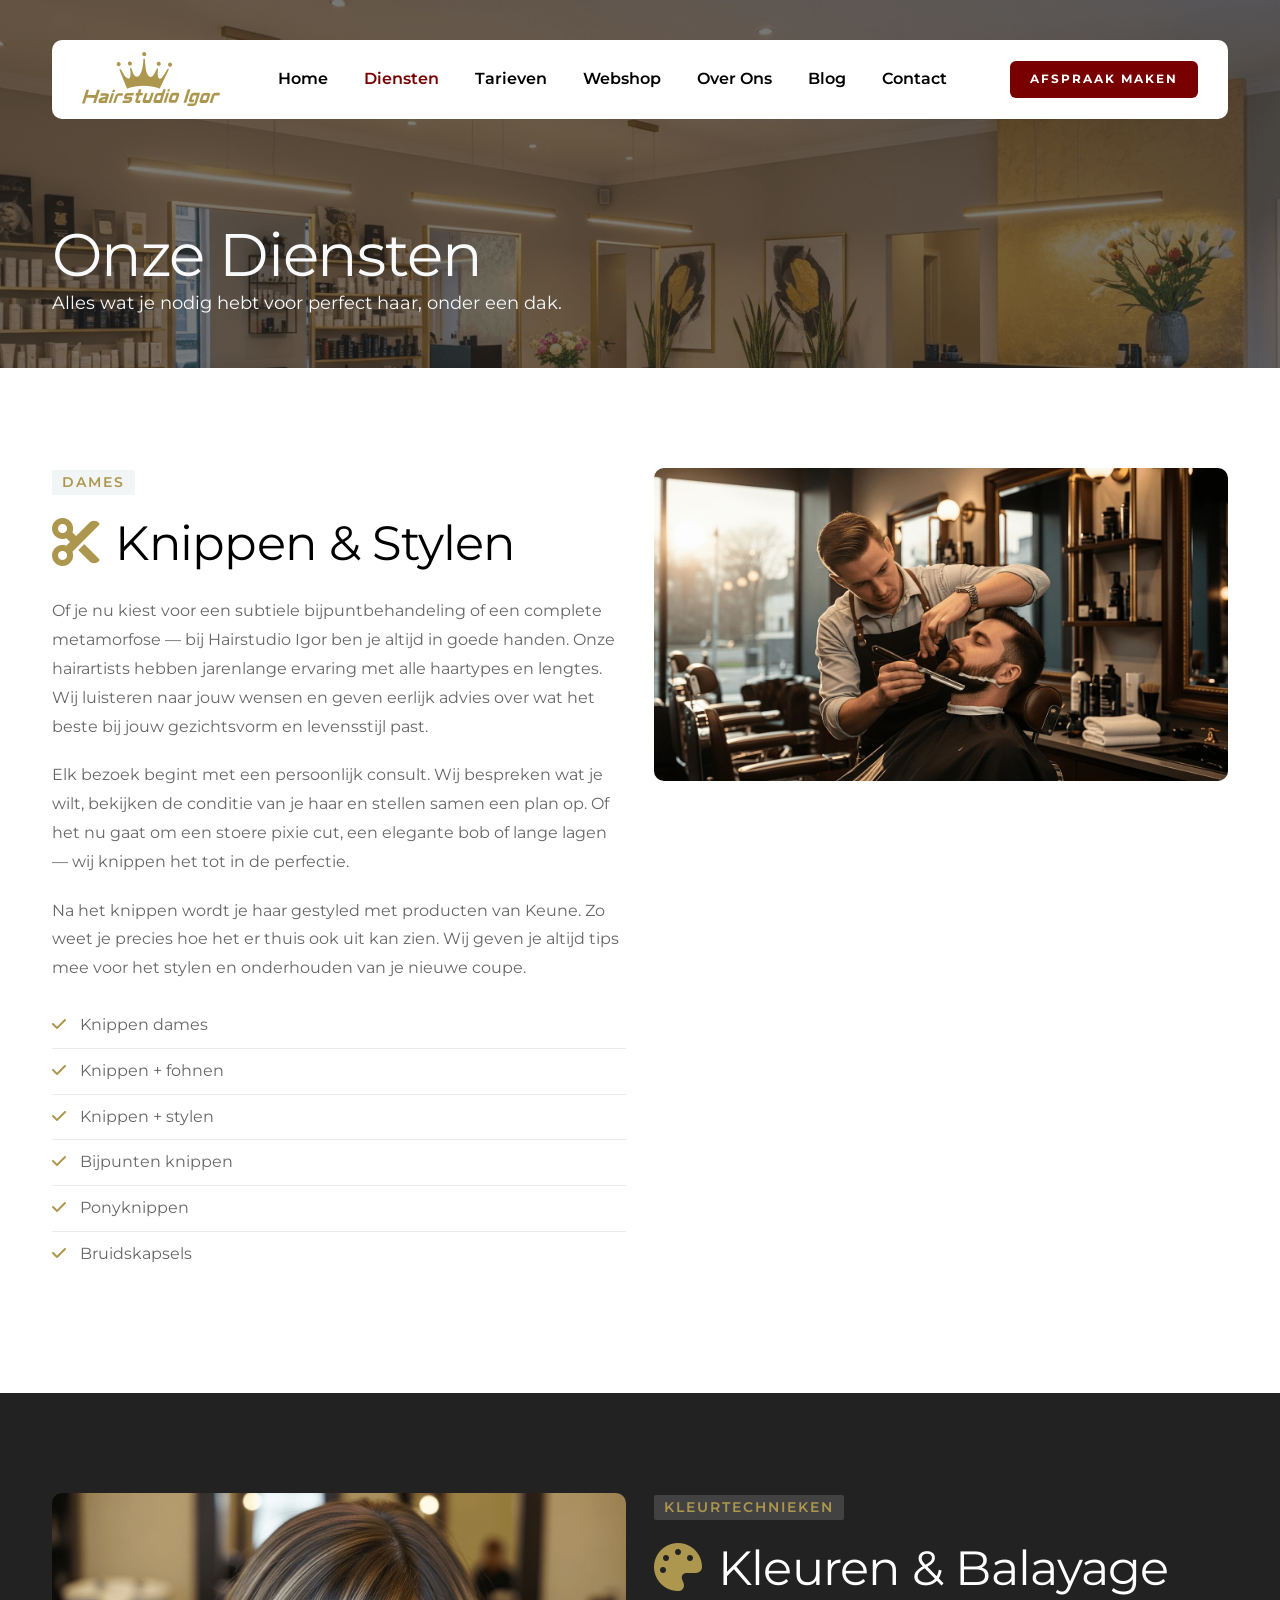
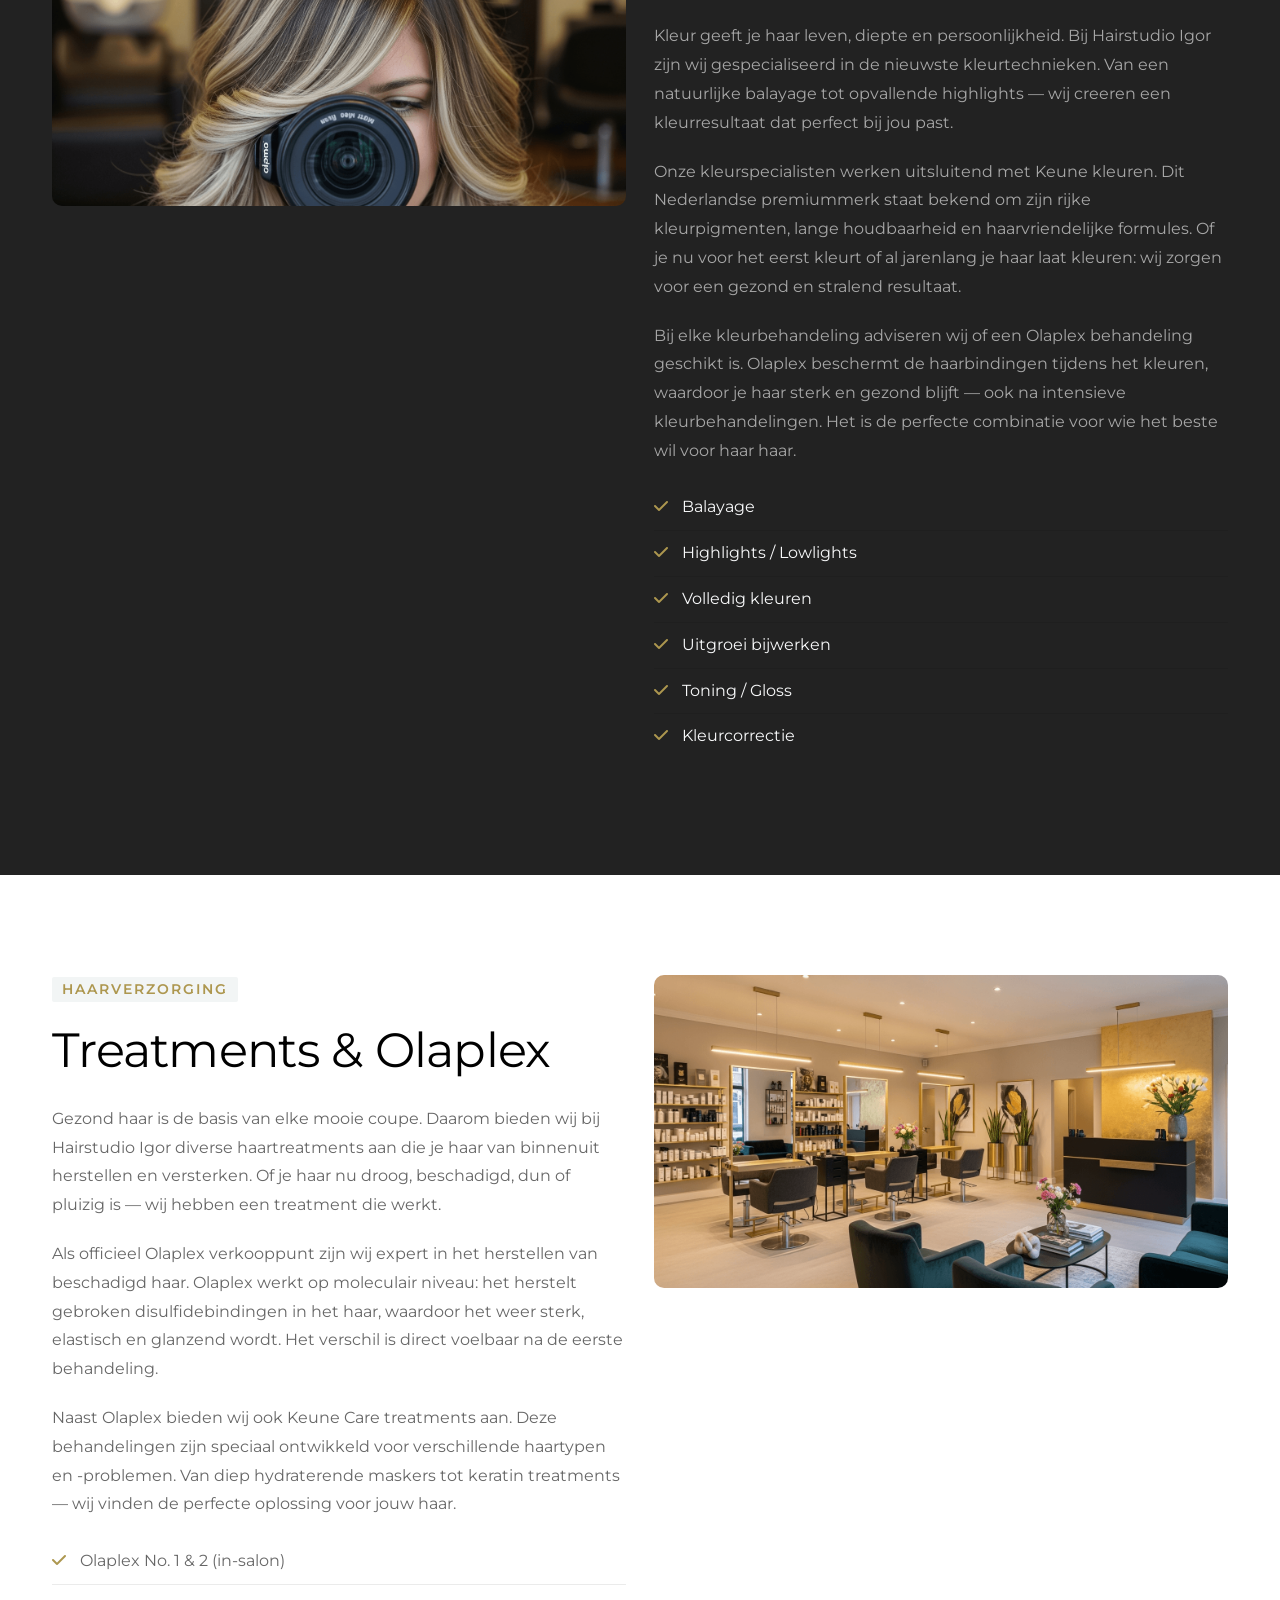
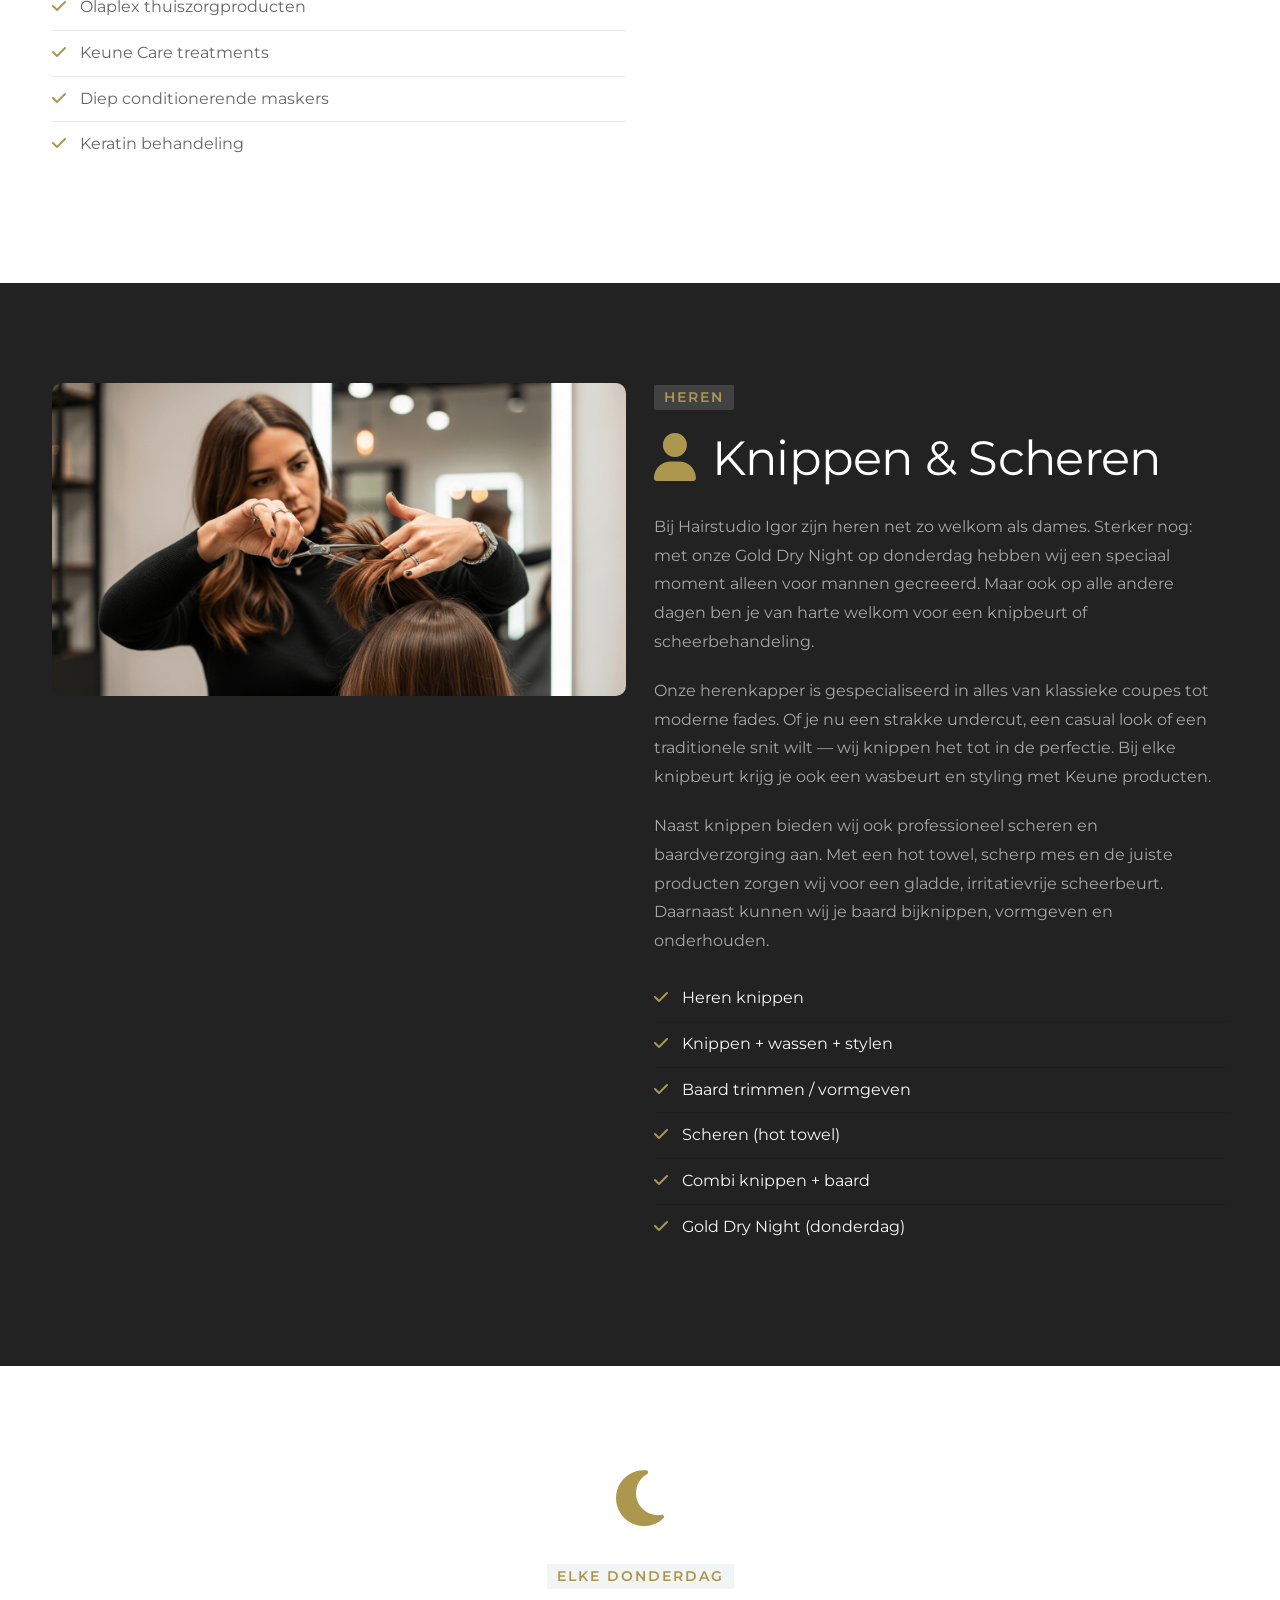
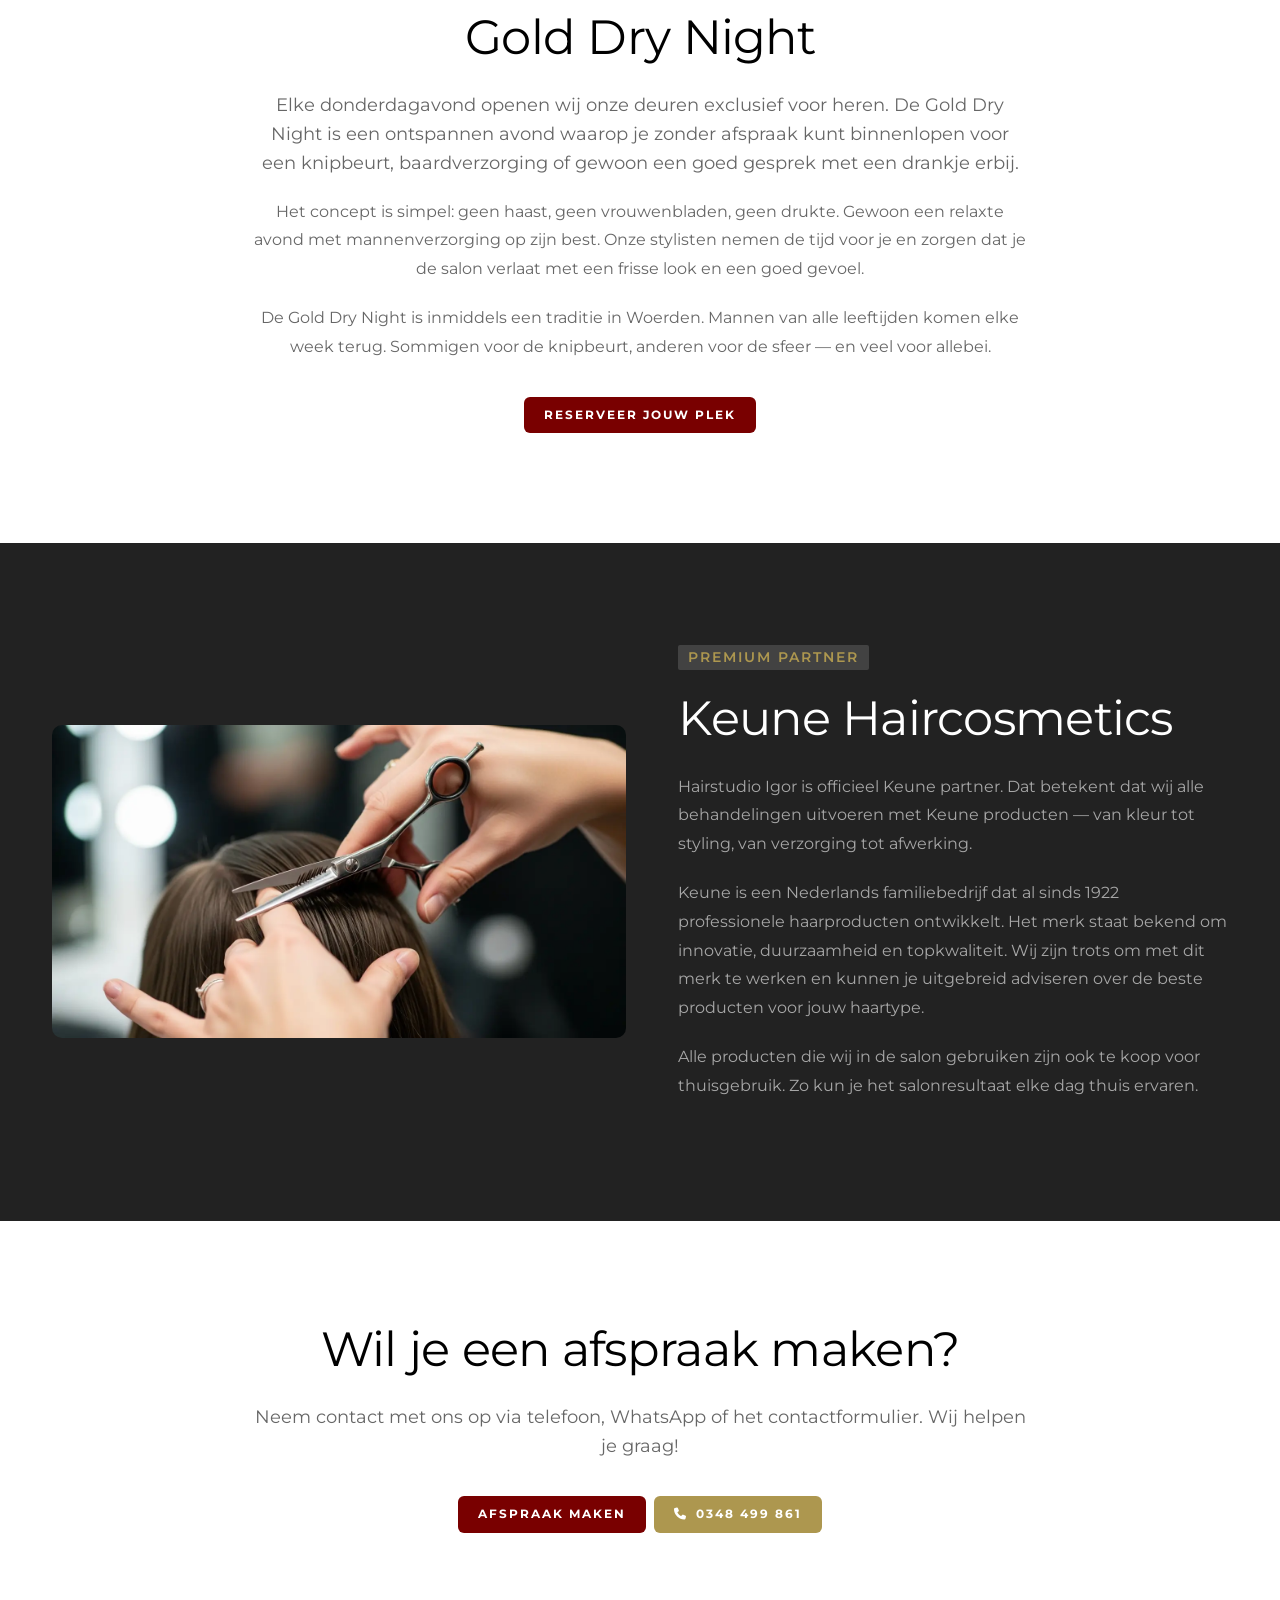
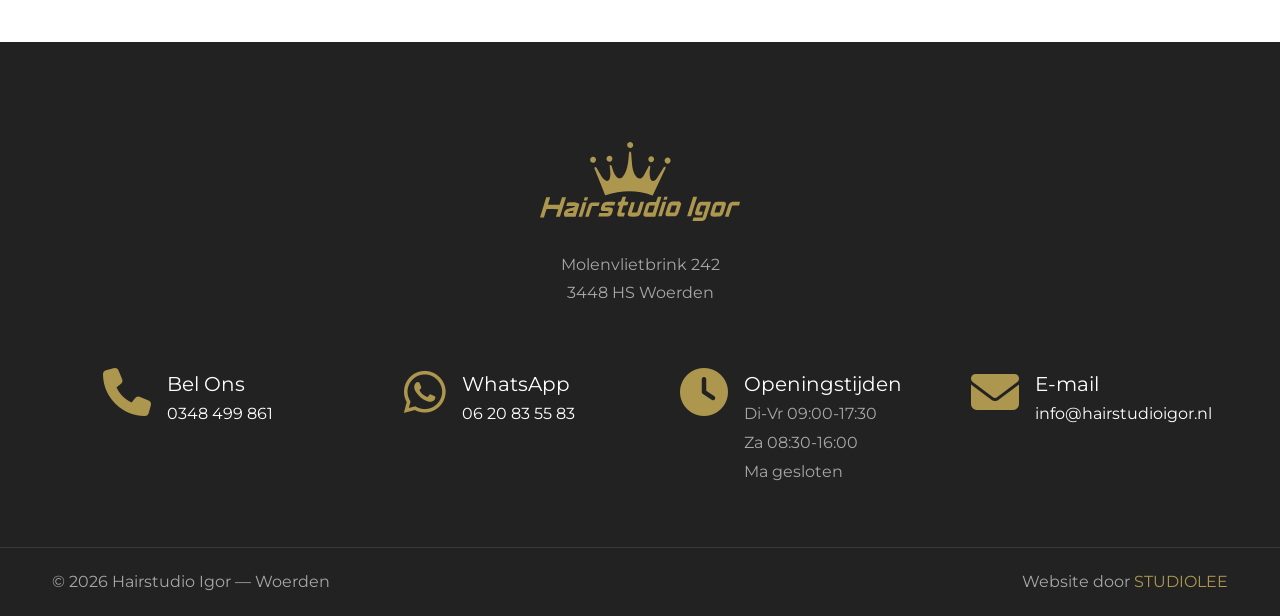
<file: diensten.html>
<!DOCTYPE html>
<html lang="nl">

<head>
    <title>Diensten — Hairstudio Igor | Knippen, Kleuren, Scheren in Woerden</title>
    <link rel="icon" href="images/icon.webp" type="image/gif" sizes="16x16">
    <meta content="text/html;charset=utf-8" http-equiv="Content-Type">
    <meta content="width=device-width, initial-scale=1.0" name="viewport">
    <meta content="Alle diensten van Hairstudio Igor in Woerden. Dames knippen, kleuren, balayage, highlights, Olaplex treatments, heren knippen, scheren, baardverzorging en Gold Dry Night." name="description">
    <meta content="kapper diensten woerden, balayage, highlights, olaplex, heren kapper, baard scheren, gold dry night" name="keywords">
    <meta content="Hairstudio Igor" name="author">
    <meta property="og:title" content="Diensten — Hairstudio Igor Woerden">
    <meta property="og:description" content="Knippen, kleuren, scheren en meer. Ontdek alle diensten van Hairstudio Igor.">
    <meta property="og:type" content="website">
    <!-- CSS Files -->
    <link href="css/bootstrap.min.css" rel="stylesheet" type="text/css" id="bootstrap">
    <link href="css/plugins.css" rel="stylesheet" type="text/css">
    <link href="css/swiper.css" rel="stylesheet" type="text/css">
    <link href="css/style.css" rel="stylesheet" type="text/css">
    <link href="css/coloring.css" rel="stylesheet" type="text/css">
    <link href="css/datepicker.css" rel="stylesheet" type="text/css">
    <link id="colors" href="css/colors/scheme-01.css" rel="stylesheet" type="text/css">
    <link href="https://fonts.googleapis.com/css2?family=Montserrat:wght@300;400;500;600;700;800&display=swap" rel="stylesheet">
    <link href="fonts/fontawesome6/css/all.min.css" rel="stylesheet" type="text/css">
    <style>
        :root {
            --primary-color: #790000;
            --primary-color-rgb: 121, 0, 0;
            --secondary-color: #AD974F;
            --secondary-color-rgb: 173, 151, 79;
        }
        body, h1, h2, h3, h4, h5, h6, p, a, span, div, li, input, textarea, select, button, label {
            font-family: 'Montserrat', sans-serif !important;
        }
        .btn-main { background: #790000 !important; }
        .btn-main.btn-gold { background: #AD974F !important; }
        .btn-main.btn-line { border-color: #AD974F !important; color: #AD974F !important; background: transparent !important; }
        .btn-main.btn-line:hover { background: #AD974F !important; color: #fff !important; }
        .id-color, .id-color i { color: #AD974F !important; }
        .text-gold { color: #AD974F !important; }
        .text-bordeaux { color: #790000 !important; }
        .bg-dark, .section-dark, .bg-dark-2 { background-color: #222222 !important; }
        .subtitle { color: #AD974F !important; text-transform: uppercase; letter-spacing: 2px; font-size: 14px; font-weight: 600; }
        .service-icon { font-size: 48px; color: #AD974F; margin-bottom: 20px; display: block; }
        .service-card { border: 1px solid rgba(173,151,79,0.3); border-radius: 8px; padding: 30px; height: 100%; transition: all 0.3s ease; }
        .service-card:hover { border-color: #AD974F; background: rgba(173,151,79,0.05); }
        .dienst-list li { padding: 8px 0; border-bottom: 1px solid rgba(0,0,0,0.08); }
        .dienst-list li:last-child { border-bottom: none; }
        .dienst-list li i { color: #AD974F; margin-right: 10px; }
        footer .subfooter { border-top: 1px solid rgba(255,255,255,0.1); padding: 20px 0; margin-top: 40px; }
        .studiolee-link { color: #AD974F; text-decoration: none; }
        .studiolee-link:hover { text-decoration: underline; }
    </style>
</head>

<body>

    <div id="wrapper">

        <div class="float-text show-on-scroll"><span><a href="#">Naar boven</a></span></div>
        <div class="scrollbar-v show-on-scroll"></div>
        <div id="de-loader"></div>

        <header class="transparent header-light header-float">
            <div class="container">
                <div class="row">
                    <div class="col-md-12">
                        <div class="header-inner">
                            <div class="de-flex">
                                <div class="de-flex-col">
                                    <div id="logo">
                                        <a href="index.html">
                                            <img class="logo-main" src="images/logo.svg" alt="Hairstudio Igor">
                                            <img class="logo-scroll" src="images/logo.svg" alt="Hairstudio Igor">
                                            <img class="logo-mobile" src="images/logo.svg" alt="Hairstudio Igor">
                                        </a>
                                    </div>
                                </div>
                                <div class="de-flex-col">
                                    <div class="de-flex-col header-col-mid">
                                        <ul id="mainmenu">
                                            <li><a class="menu-item" href="index.html">Home</a></li>
                                            <li><a class="menu-item active" href="diensten.html">Diensten</a></li>
                                            <li><a class="menu-item" href="tarieven.html">Tarieven</a></li>
                                            <li><a class="menu-item" href="webshop.html">Webshop</a></li>
                                            <li><a class="menu-item" href="over-ons.html">Over Ons</a></li>
                                            <li><a class="menu-item" href="blog.html">Blog</a></li>
                                            <li><a class="menu-item" href="contact.html">Contact</a></li>
                                        </ul>
                                    </div>
                                </div>
                                <div class="de-flex-col">
                                    <a class="btn-main fx-slide w-100" href="contact.html"><span>Afspraak Maken</span></a>
                                    <div class="menu_side_area"><span id="menu-btn"></span></div>
                                </div>
                            </div>
                        </div>
                    </div>
                </div>
            </div>
        </header>

        <!-- PAGE HEADER -->
        <section class="no-bottom relative overflow-hidden z-1000" data-bgimage="url(images/background/1.webp)">
            <div class="abs w-100 h-100 top-0" style="background: rgba(34,34,34,0.6);"></div>
            <div class="container relative z-2">
                <div class="spacer-double"></div>
                <div class="spacer-double"></div>
                <div class="row">
                    <div class="col-lg-8">
                        <h1 class="text-light mb-0">Onze Diensten</h1>
                        <p class="text-light fs-18">Alles wat je nodig hebt voor perfect haar, onder een dak.</p>
                    </div>
                </div>
                <div class="spacer-single"></div>
            </div>
        </section>

        <!-- DAMES DIENSTEN -->
        <section id="dames">
            <div class="container">
                <div class="row g-4 align-items-start">
                    <div class="col-lg-6">
                        <div class="subtitle wow fadeInUp">Dames</div>
                        <h2 class="wow fadeInUp"><i class="fa-solid fa-scissors text-gold me-3"></i>Knippen & Stylen</h2>
                        <p class="wow fadeInUp">Of je nu kiest voor een subtiele bijpuntbehandeling of een complete metamorfose — bij Hairstudio Igor ben je altijd in goede handen. Onze hairartists hebben jarenlange ervaring met alle haartypes en lengtes. Wij luisteren naar jouw wensen en geven eerlijk advies over wat het beste bij jouw gezichtsvorm en levensstijl past.</p>
                        <p class="wow fadeInUp">Elk bezoek begint met een persoonlijk consult. Wij bespreken wat je wilt, bekijken de conditie van je haar en stellen samen een plan op. Of het nu gaat om een stoere pixie cut, een elegante bob of lange lagen — wij knippen het tot in de perfectie.</p>
                        <p class="wow fadeInUp">Na het knippen wordt je haar gestyled met producten van Keune. Zo weet je precies hoe het er thuis ook uit kan zien. Wij geven je altijd tips mee voor het stylen en onderhouden van je nieuwe coupe.</p>
                        <ul class="dienst-list list-unstyled">
                            <li><i class="fa-solid fa-check"></i> Knippen dames</li>
                            <li><i class="fa-solid fa-check"></i> Knippen + fohnen</li>
                            <li><i class="fa-solid fa-check"></i> Knippen + stylen</li>
                            <li><i class="fa-solid fa-check"></i> Bijpunten knippen</li>
                            <li><i class="fa-solid fa-check"></i> Ponyknippen</li>
                            <li><i class="fa-solid fa-check"></i> Bruidskapsels</li>
                        </ul>
                    </div>
                    <div class="col-lg-6">
                        <img src="images/gallery/l3.webp" class="w-100 rounded-1" alt="Dames knippen bij Hairstudio Igor Woerden">
                    </div>
                </div>
            </div>
        </section>

        <!-- KLEUREN -->
        <section class="bg-dark section-dark text-light" id="kleuren">
            <div class="container">
                <div class="row g-4 align-items-start">
                    <div class="col-lg-6 order-lg-2">
                        <div class="subtitle s2 text-gold wow fadeInUp">Kleurtechnieken</div>
                        <h2 class="wow fadeInUp"><i class="fa-solid fa-palette text-gold me-3"></i>Kleuren & Balayage</h2>
                        <p class="wow fadeInUp">Kleur geeft je haar leven, diepte en persoonlijkheid. Bij Hairstudio Igor zijn wij gespecialiseerd in de nieuwste kleurtechnieken. Van een natuurlijke balayage tot opvallende highlights — wij creeren een kleurresultaat dat perfect bij jou past.</p>
                        <p class="wow fadeInUp">Onze kleurspecialisten werken uitsluitend met Keune kleuren. Dit Nederlandse premiummerk staat bekend om zijn rijke kleurpigmenten, lange houdbaarheid en haarvriendelijke formules. Of je nu voor het eerst kleurt of al jarenlang je haar laat kleuren: wij zorgen voor een gezond en stralend resultaat.</p>
                        <p class="wow fadeInUp">Bij elke kleurbehandeling adviseren wij of een Olaplex behandeling geschikt is. Olaplex beschermt de haarbindingen tijdens het kleuren, waardoor je haar sterk en gezond blijft — ook na intensieve kleurbehandelingen. Het is de perfecte combinatie voor wie het beste wil voor haar haar.</p>
                        <ul class="dienst-list list-unstyled">
                            <li><i class="fa-solid fa-check text-gold"></i> Balayage</li>
                            <li><i class="fa-solid fa-check text-gold"></i> Highlights / Lowlights</li>
                            <li><i class="fa-solid fa-check text-gold"></i> Volledig kleuren</li>
                            <li><i class="fa-solid fa-check text-gold"></i> Uitgroei bijwerken</li>
                            <li><i class="fa-solid fa-check text-gold"></i> Toning / Gloss</li>
                            <li><i class="fa-solid fa-check text-gold"></i> Kleurcorrectie</li>
                        </ul>
                    </div>
                    <div class="col-lg-6 order-lg-1">
                        <img src="images/gallery/l4.webp" class="w-100 rounded-1" alt="Balayage en kleurtechnieken bij Hairstudio Igor">
                    </div>
                </div>
            </div>
        </section>

        <!-- TREATMENTS & OLAPLEX -->
        <section id="treatments">
            <div class="container">
                <div class="row g-4 align-items-start">
                    <div class="col-lg-6">
                        <div class="subtitle wow fadeInUp">Haarverzorging</div>
                        <h2 class="wow fadeInUp">Treatments & Olaplex</h2>
                        <p class="wow fadeInUp">Gezond haar is de basis van elke mooie coupe. Daarom bieden wij bij Hairstudio Igor diverse haartreatments aan die je haar van binnenuit herstellen en versterken. Of je haar nu droog, beschadigd, dun of pluizig is — wij hebben een treatment die werkt.</p>
                        <p class="wow fadeInUp">Als officieel Olaplex verkooppunt zijn wij expert in het herstellen van beschadigd haar. Olaplex werkt op moleculair niveau: het herstelt gebroken disulfidebindingen in het haar, waardoor het weer sterk, elastisch en glanzend wordt. Het verschil is direct voelbaar na de eerste behandeling.</p>
                        <p class="wow fadeInUp">Naast Olaplex bieden wij ook Keune Care treatments aan. Deze behandelingen zijn speciaal ontwikkeld voor verschillende haartypen en -problemen. Van diep hydraterende maskers tot keratin treatments — wij vinden de perfecte oplossing voor jouw haar.</p>
                        <ul class="dienst-list list-unstyled">
                            <li><i class="fa-solid fa-check"></i> Olaplex No. 1 & 2 (in-salon)</li>
                            <li><i class="fa-solid fa-check"></i> Olaplex thuiszorgproducten</li>
                            <li><i class="fa-solid fa-check"></i> Keune Care treatments</li>
                            <li><i class="fa-solid fa-check"></i> Diep conditionerende maskers</li>
                            <li><i class="fa-solid fa-check"></i> Keratin behandeling</li>
                        </ul>
                    </div>
                    <div class="col-lg-6">
                        <img src="images/gallery/l5.webp" class="w-100 rounded-1" alt="Olaplex behandeling bij Hairstudio Igor">
                    </div>
                </div>
            </div>
        </section>

        <!-- HEREN DIENSTEN -->
        <section class="bg-dark section-dark text-light" id="heren">
            <div class="container">
                <div class="row g-4 align-items-start">
                    <div class="col-lg-6 order-lg-2">
                        <div class="subtitle s2 text-gold wow fadeInUp">Heren</div>
                        <h2 class="wow fadeInUp"><i class="fa-solid fa-user text-gold me-3"></i>Knippen & Scheren</h2>
                        <p class="wow fadeInUp">Bij Hairstudio Igor zijn heren net zo welkom als dames. Sterker nog: met onze Gold Dry Night op donderdag hebben wij een speciaal moment alleen voor mannen gecreeerd. Maar ook op alle andere dagen ben je van harte welkom voor een knipbeurt of scheerbehandeling.</p>
                        <p class="wow fadeInUp">Onze herenkapper is gespecialiseerd in alles van klassieke coupes tot moderne fades. Of je nu een strakke undercut, een casual look of een traditionele snit wilt — wij knippen het tot in de perfectie. Bij elke knipbeurt krijg je ook een wasbeurt en styling met Keune producten.</p>
                        <p class="wow fadeInUp">Naast knippen bieden wij ook professioneel scheren en baardverzorging aan. Met een hot towel, scherp mes en de juiste producten zorgen wij voor een gladde, irritatievrije scheerbeurt. Daarnaast kunnen wij je baard bijknippen, vormgeven en onderhouden.</p>
                        <ul class="dienst-list list-unstyled">
                            <li><i class="fa-solid fa-check text-gold"></i> Heren knippen</li>
                            <li><i class="fa-solid fa-check text-gold"></i> Knippen + wassen + stylen</li>
                            <li><i class="fa-solid fa-check text-gold"></i> Baard trimmen / vormgeven</li>
                            <li><i class="fa-solid fa-check text-gold"></i> Scheren (hot towel)</li>
                            <li><i class="fa-solid fa-check text-gold"></i> Combi knippen + baard</li>
                            <li><i class="fa-solid fa-check text-gold"></i> Gold Dry Night (donderdag)</li>
                        </ul>
                    </div>
                    <div class="col-lg-6 order-lg-1">
                        <img src="images/gallery/l6.webp" class="w-100 rounded-1" alt="Heren knippen en scheren bij Hairstudio Igor">
                    </div>
                </div>
            </div>
        </section>

        <!-- GOLD DRY NIGHT -->
        <section id="gold-dry-night">
            <div class="container">
                <div class="row g-4 align-items-center justify-content-center text-center">
                    <div class="col-lg-8">
                        <i class="fa-solid fa-moon text-gold" style="font-size: 64px;"></i>
                        <div class="spacer-single"></div>
                        <div class="subtitle">Elke Donderdag</div>
                        <h2>Gold Dry Night</h2>
                        <p class="fs-18">Elke donderdagavond openen wij onze deuren exclusief voor heren. De Gold Dry Night is een ontspannen avond waarop je zonder afspraak kunt binnenlopen voor een knipbeurt, baardverzorging of gewoon een goed gesprek met een drankje erbij.</p>
                        <p>Het concept is simpel: geen haast, geen vrouwenbladen, geen drukte. Gewoon een relaxte avond met mannenverzorging op zijn best. Onze stylisten nemen de tijd voor je en zorgen dat je de salon verlaat met een frisse look en een goed gevoel.</p>
                        <p>De Gold Dry Night is inmiddels een traditie in Woerden. Mannen van alle leeftijden komen elke week terug. Sommigen voor de knipbeurt, anderen voor de sfeer — en veel voor allebei.</p>
                        <div class="spacer-half"></div>
                        <a class="btn-main fx-slide" href="contact.html"><span>Reserveer Jouw Plek</span></a>
                    </div>
                </div>
            </div>
        </section>

        <!-- KEUNE PARTNER -->
        <section class="bg-dark section-dark text-light">
            <div class="container">
                <div class="row g-4 align-items-center">
                    <div class="col-lg-6">
                        <img src="images/gallery/l2.webp" class="w-100 rounded-1" alt="Keune producten Hairstudio Igor">
                    </div>
                    <div class="col-lg-6">
                        <div class="ps-lg-4">
                            <div class="subtitle s2 text-gold">Premium Partner</div>
                            <h2>Keune Haircosmetics</h2>
                            <p>Hairstudio Igor is officieel Keune partner. Dat betekent dat wij alle behandelingen uitvoeren met Keune producten — van kleur tot styling, van verzorging tot afwerking.</p>
                            <p>Keune is een Nederlands familiebedrijf dat al sinds 1922 professionele haarproducten ontwikkelt. Het merk staat bekend om innovatie, duurzaamheid en topkwaliteit. Wij zijn trots om met dit merk te werken en kunnen je uitgebreid adviseren over de beste producten voor jouw haartype.</p>
                            <p>Alle producten die wij in de salon gebruiken zijn ook te koop voor thuisgebruik. Zo kun je het salonresultaat elke dag thuis ervaren.</p>
                        </div>
                    </div>
                </div>
            </div>
        </section>

        <!-- CTA -->
        <section>
            <div class="container">
                <div class="row justify-content-center text-center">
                    <div class="col-lg-8">
                        <h2>Wil je een afspraak maken?</h2>
                        <p class="fs-18">Neem contact met ons op via telefoon, WhatsApp of het contactformulier. Wij helpen je graag!</p>
                        <div class="spacer-half"></div>
                        <a class="btn-main fx-slide" href="contact.html"><span>Afspraak Maken</span></a>&nbsp;
                        <a class="btn-main btn-gold fx-slide" href="tel:0348499861"><span><i class="fa-solid fa-phone me-2"></i>0348 499 861</span></a>
                    </div>
                </div>
            </div>
        </section>

    </div>

    <!-- footer -->
    <footer class="section-dark">
        <div class="container">
            <div class="row gx-5 justify-content-center">
                <div class="col-lg-8">
                    <div class="text-center">
                        <img src="images/logo.svg" class="w-200px" alt="Hairstudio Igor">
                        <div class="spacer-single"></div>
                        <div class="fs-16">Molenvlietbrink 242<br>3448 HS Woerden</div>
                    </div>
                </div>
            </div>
            <div class="spacer-double"></div>
            <div class="row g-4">
                <div class="col-lg-3 col-md-6 mb-sm-30">
                    <div class="d-flex justify-content-center">
                        <i class="fs-48 text-gold fa-solid fa-phone"></i>
                        <div class="ms-3"><h4 class="mb-0">Bel Ons</h4><p><a href="tel:0348499861" class="text-white">0348 499 861</a></p></div>
                    </div>
                </div>
                <div class="col-lg-3 col-md-6 mb-sm-30">
                    <div class="d-flex justify-content-center">
                        <i class="fs-48 text-gold fa-brands fa-whatsapp"></i>
                        <div class="ms-3"><h4 class="mb-0">WhatsApp</h4><p><a href="https://wa.me/31620835583" class="text-white">06 20 83 55 83</a></p></div>
                    </div>
                </div>
                <div class="col-lg-3 col-md-6 mb-sm-30">
                    <div class="d-flex justify-content-center">
                        <i class="fs-48 text-gold fa-solid fa-clock"></i>
                        <div class="ms-3"><h4 class="mb-0">Openingstijden</h4><p>Di-Vr 09:00-17:30<br>Za 08:30-16:00<br>Ma gesloten</p></div>
                    </div>
                </div>
                <div class="col-lg-3 col-md-6 mb-sm-30">
                    <div class="d-flex justify-content-center">
                        <i class="fs-48 text-gold fa-solid fa-envelope"></i>
                        <div class="ms-3"><h4 class="mb-0">E-mail</h4><p><a href="mailto:info@hairstudioigor.nl" class="text-white">info@hairstudioigor.nl</a></p></div>
                    </div>
                </div>
            </div>
        </div>
        <div class="subfooter">
            <div class="container">
                <div class="row">
                    <div class="col-md-6">&copy; 2026 Hairstudio Igor — Woerden</div>
                    <div class="col-md-6 text-md-end">
                        Website door <a href="https://www.studiolee.nl" target="_blank" class="studiolee-link">STUDIOLEE</a>
                    </div>
                </div>
            </div>
        </div>
    </footer>

    <script src="js/vendors.js"></script>
    <script src="js/designesia.js"></script>

</body>

</html>
</file>
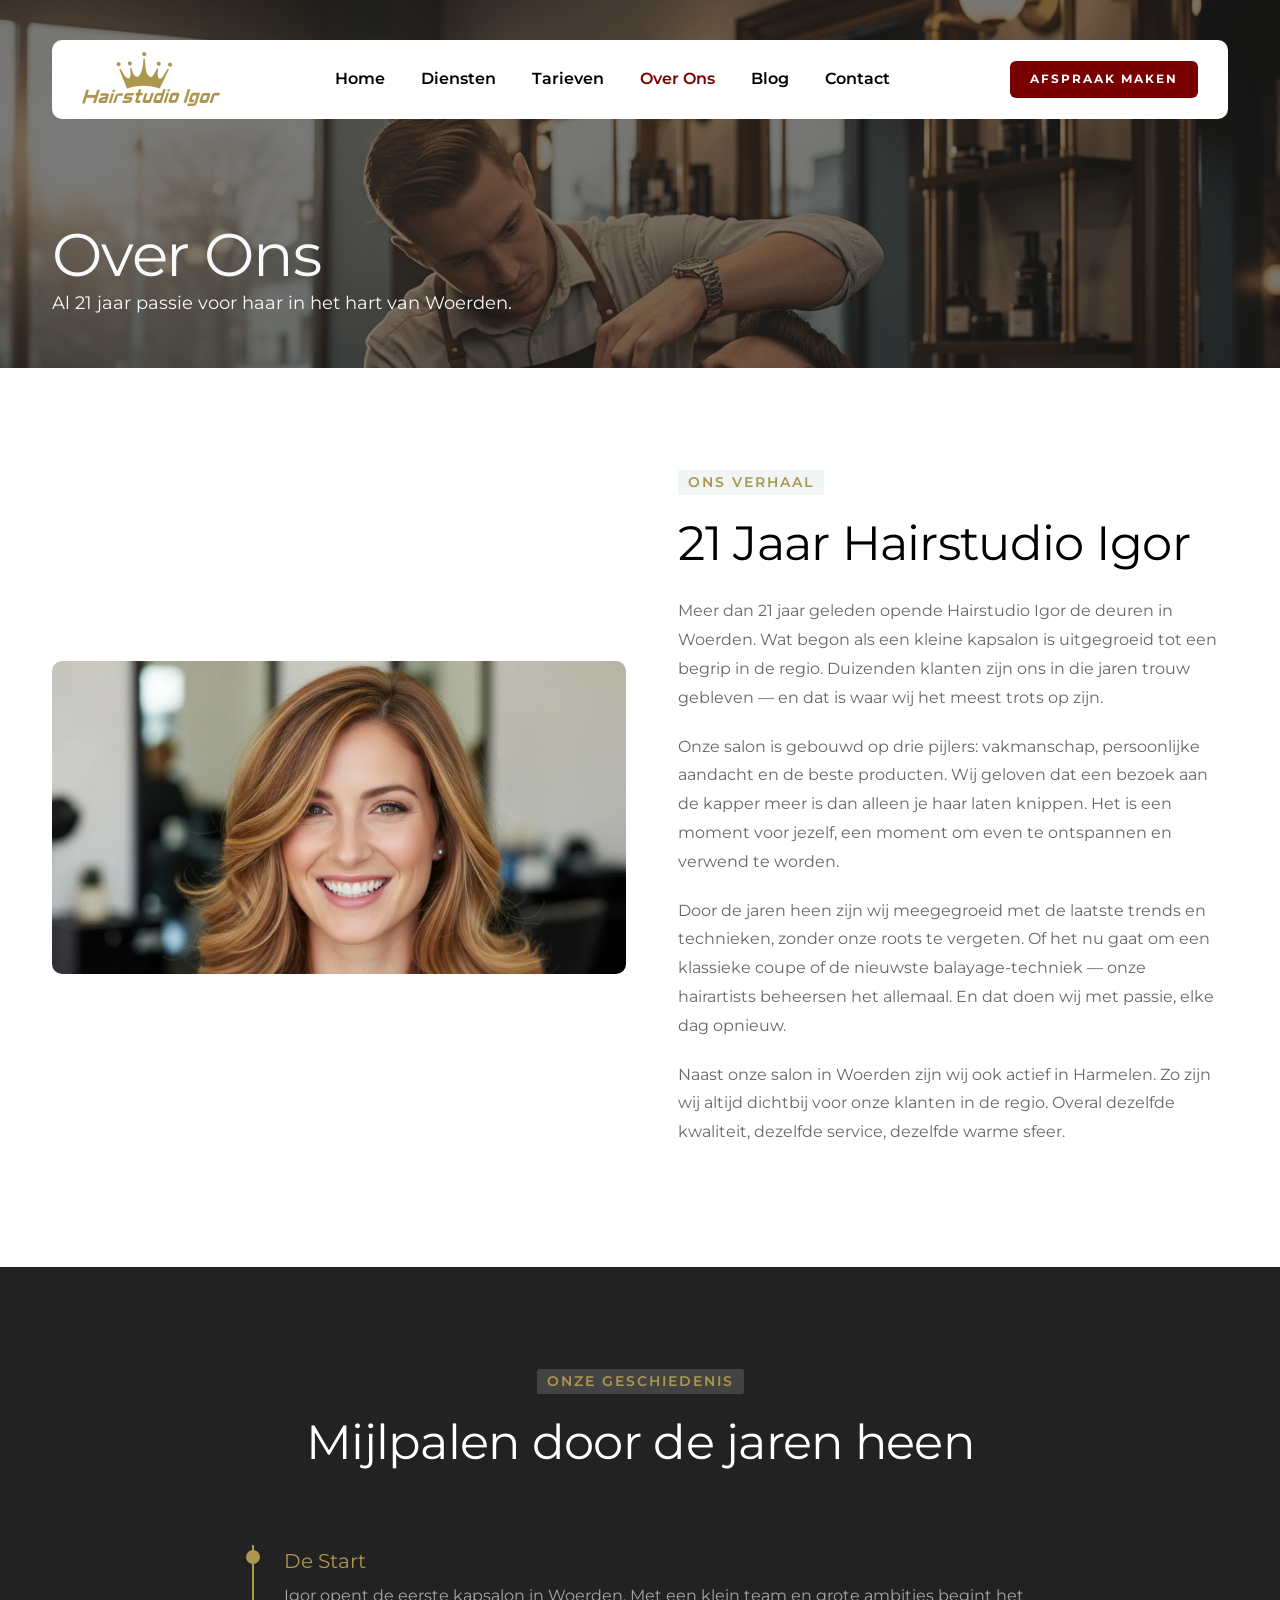
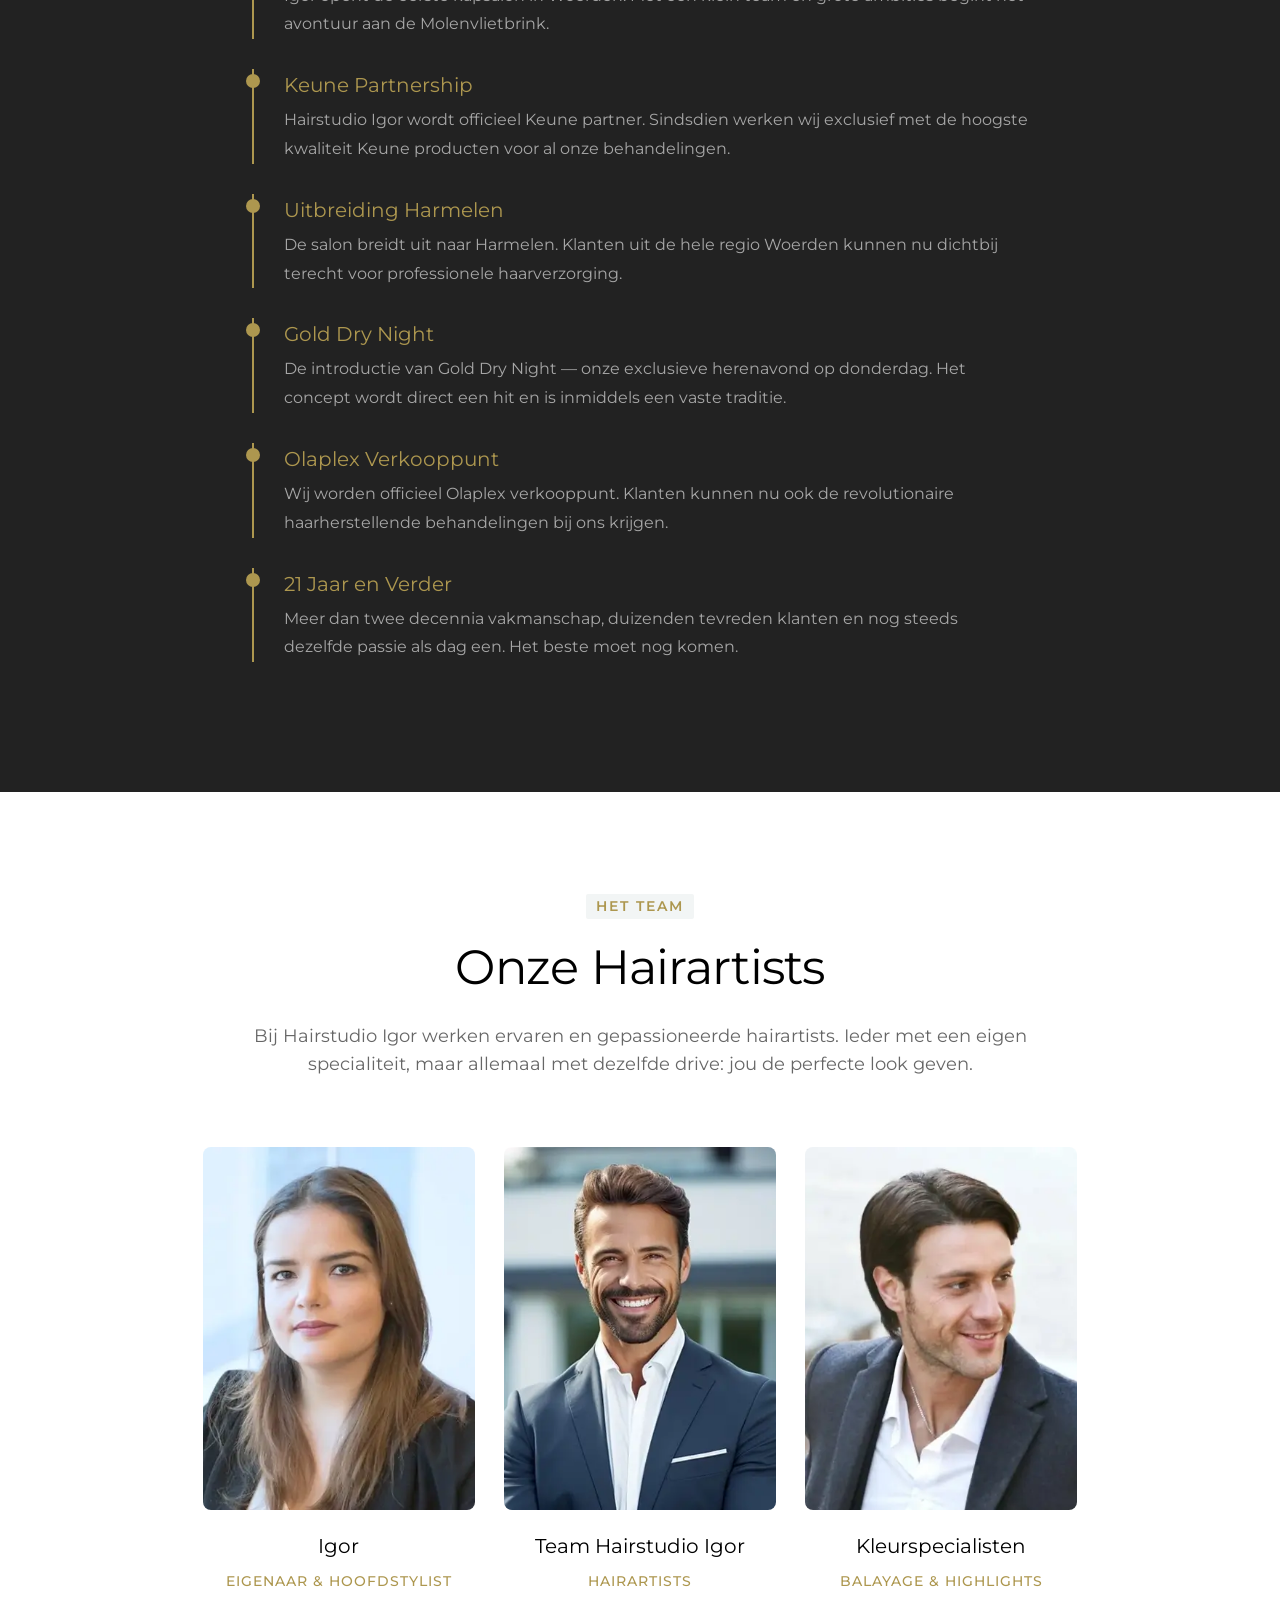
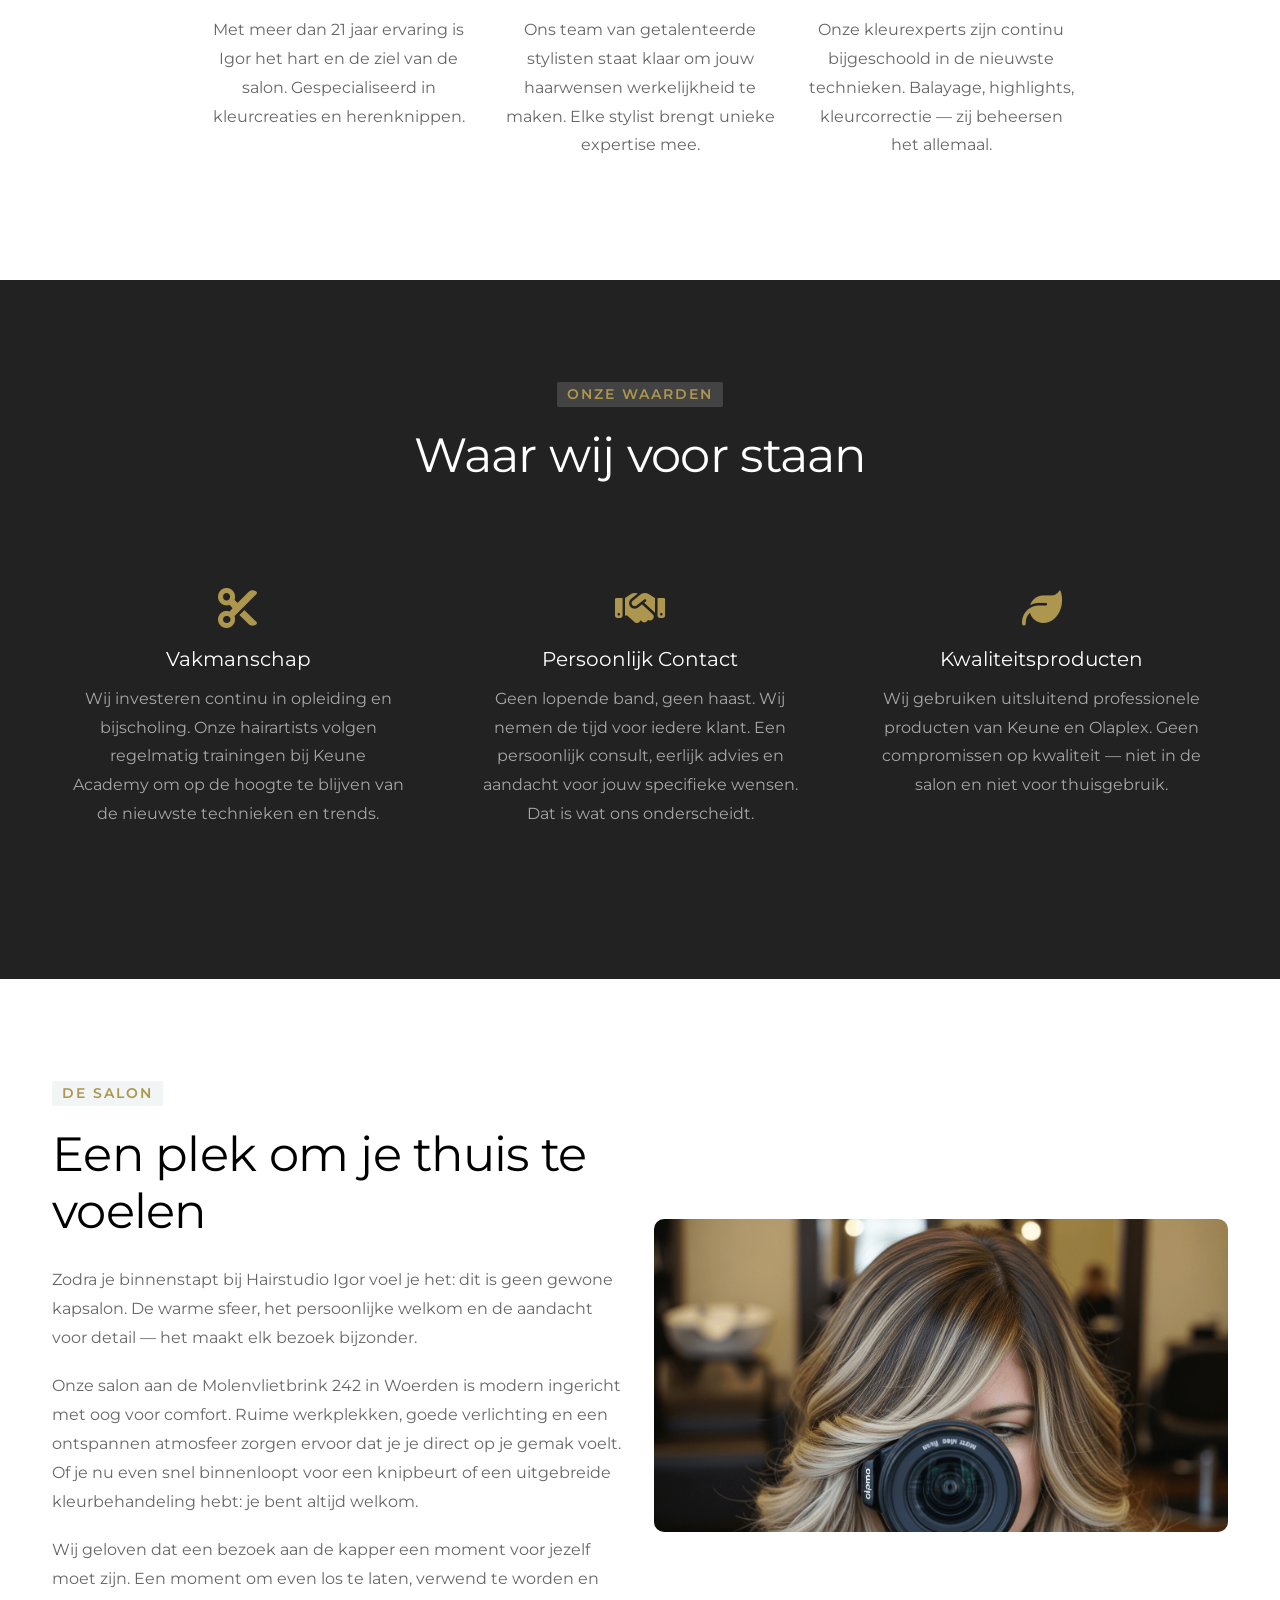
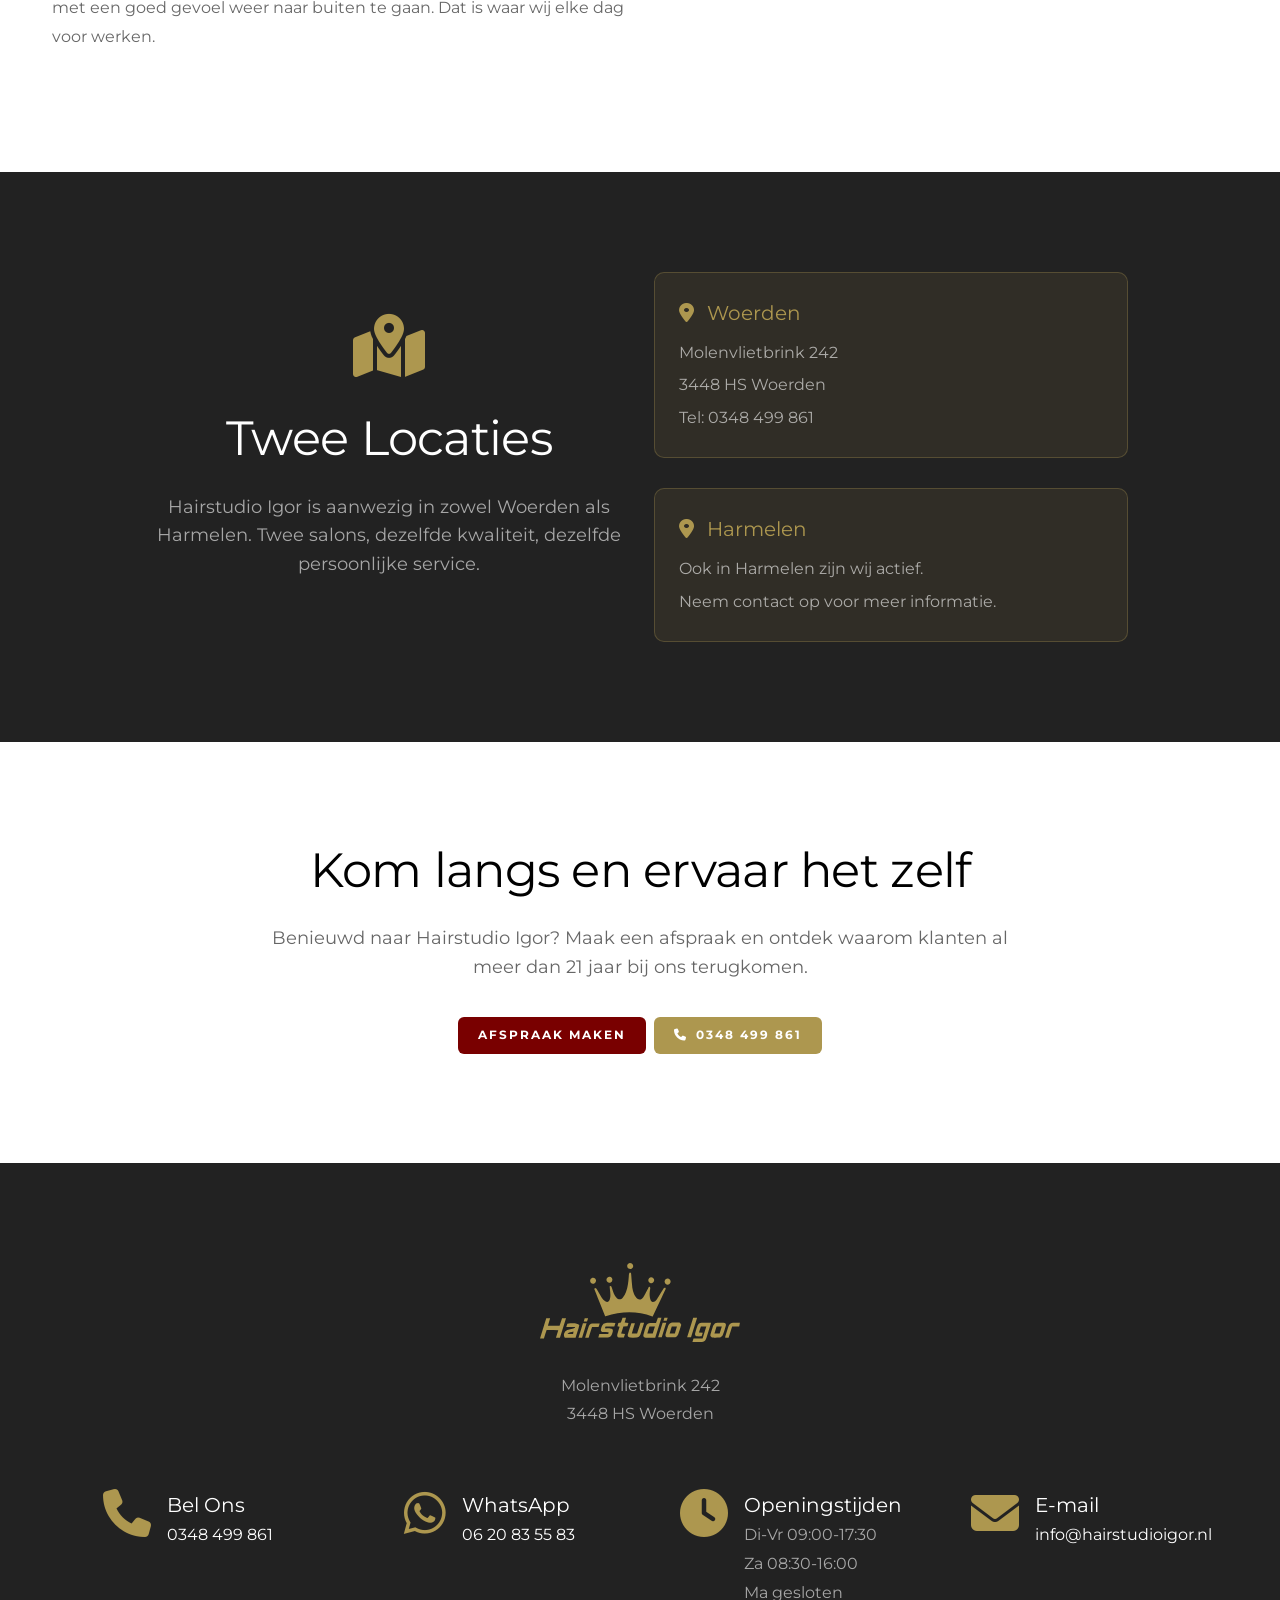
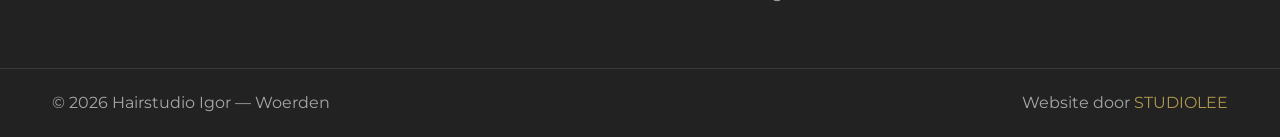
<file: over-ons.html>
<!DOCTYPE html>
<html lang="nl">

<head>
    <title>Over Ons — Hairstudio Igor | 21 Jaar Kapper in Woerden</title>
    <link rel="icon" href="images/icon.webp" type="image/gif" sizes="16x16">
    <meta content="text/html;charset=utf-8" http-equiv="Content-Type">
    <meta content="width=device-width, initial-scale=1.0" name="viewport">
    <meta content="Leer het team van Hairstudio Igor kennen. Al 21 jaar de vaste kapper in Woerden en Harmelen. Professionele hairartists, Keune partner, warme sfeer." name="description">
    <meta content="hairstudio igor team, kapper woerden ervaring, kapsalon harmelen, hairartists woerden" name="keywords">
    <meta content="Hairstudio Igor" name="author">
    <meta property="og:title" content="Over Ons — Hairstudio Igor Woerden">
    <meta property="og:description" content="21 jaar passie voor haar. Ontmoet het team van Hairstudio Igor.">
    <meta property="og:type" content="website">
    <!-- CSS Files -->
    <link href="css/bootstrap.min.css" rel="stylesheet" type="text/css" id="bootstrap">
    <link href="css/plugins.css" rel="stylesheet" type="text/css">
    <link href="css/swiper.css" rel="stylesheet" type="text/css">
    <link href="css/style.css" rel="stylesheet" type="text/css">
    <link href="css/coloring.css" rel="stylesheet" type="text/css">
    <link href="css/datepicker.css" rel="stylesheet" type="text/css">
    <link id="colors" href="css/colors/scheme-01.css" rel="stylesheet" type="text/css">
    <link href="https://fonts.googleapis.com/css2?family=Montserrat:wght@300;400;500;600;700;800&display=swap" rel="stylesheet">
    <link href="fonts/fontawesome6/css/all.min.css" rel="stylesheet" type="text/css">
    <style>
        :root {
            --primary-color: #790000;
            --primary-color-rgb: 121, 0, 0;
            --secondary-color: #AD974F;
            --secondary-color-rgb: 173, 151, 79;
        }
        body, h1, h2, h3, h4, h5, h6, p, a, span, div, li, input, textarea, select, button, label {
            font-family: 'Montserrat', sans-serif !important;
        }
        .btn-main { background: #790000 !important; }
        .btn-main.btn-gold { background: #AD974F !important; }
        .id-color, .id-color i { color: #AD974F !important; }
        .text-gold { color: #AD974F !important; }
        .text-bordeaux { color: #790000 !important; }
        .bg-dark, .section-dark, .bg-dark-2 { background-color: #222222 !important; }
        .subtitle { color: #AD974F !important; text-transform: uppercase; letter-spacing: 2px; font-size: 14px; font-weight: 600; }
        .team-card { text-align: center; }
        .team-card img { border-radius: 8px; margin-bottom: 20px; width: 100%; aspect-ratio: 3/4; object-fit: cover; }
        .team-card h4 { margin-bottom: 5px; }
        .team-card .role { color: #AD974F; font-weight: 500; font-size: 14px; text-transform: uppercase; letter-spacing: 1px; }
        .timeline-item { position: relative; padding-left: 30px; margin-bottom: 30px; border-left: 2px solid #AD974F; }
        .timeline-item::before { content: ''; position: absolute; left: -8px; top: 5px; width: 14px; height: 14px; background: #AD974F; border-radius: 50%; }
        .timeline-item h4 { color: #AD974F; margin-bottom: 5px; }
        .value-card { text-align: center; padding: 30px 20px; }
        .value-card i { font-size: 40px; color: #AD974F; margin-bottom: 15px; display: block; }
        footer .subfooter { border-top: 1px solid rgba(255,255,255,0.1); padding: 20px 0; margin-top: 40px; }
        .studiolee-link { color: #AD974F; text-decoration: none; }
        .studiolee-link:hover { text-decoration: underline; }
    </style>
</head>

<body>

    <div id="wrapper">

        <div class="float-text show-on-scroll"><span><a href="#">Naar boven</a></span></div>
        <div class="scrollbar-v show-on-scroll"></div>
        <div id="de-loader"></div>

        <header class="transparent header-light header-float">
            <div class="container">
                <div class="row">
                    <div class="col-md-12">
                        <div class="header-inner">
                            <div class="de-flex">
                                <div class="de-flex-col">
                                    <div id="logo">
                                        <a href="index.html">
                                            <img class="logo-main" src="images/logo.svg" alt="Hairstudio Igor">
                                            <img class="logo-scroll" src="images/logo.svg" alt="Hairstudio Igor">
                                            <img class="logo-mobile" src="images/logo.svg" alt="Hairstudio Igor">
                                        </a>
                                    </div>
                                </div>
                                <div class="de-flex-col">
                                    <div class="de-flex-col header-col-mid">
                                        <ul id="mainmenu">
                                            <li><a class="menu-item" href="index.html">Home</a></li>
                                            <li><a class="menu-item" href="diensten.html">Diensten</a></li>
                                            <li><a class="menu-item" href="tarieven.html">Tarieven</a></li>
                                            <li><a class="menu-item active" href="over-ons.html">Over Ons</a></li>
                                            <li><a class="menu-item" href="blog.html">Blog</a></li>
                                            <li><a class="menu-item" href="contact.html">Contact</a></li>
                                        </ul>
                                    </div>
                                </div>
                                <div class="de-flex-col">
                                    <a class="btn-main fx-slide w-100" href="contact.html"><span>Afspraak Maken</span></a>
                                    <div class="menu_side_area"><span id="menu-btn"></span></div>
                                </div>
                            </div>
                        </div>
                    </div>
                </div>
            </div>
        </header>

        <!-- PAGE HEADER -->
        <section class="no-bottom relative overflow-hidden z-1000" data-bgimage="url(images/background/3.webp)">
            <div class="abs w-100 h-100 top-0" style="background: rgba(34,34,34,0.6);"></div>
            <div class="container relative z-2">
                <div class="spacer-double"></div>
                <div class="spacer-double"></div>
                <div class="row">
                    <div class="col-lg-8">
                        <h1 class="text-light mb-0">Over Ons</h1>
                        <p class="text-light fs-18">Al 21 jaar passie voor haar in het hart van Woerden.</p>
                    </div>
                </div>
                <div class="spacer-single"></div>
            </div>
        </section>

        <!-- ONS VERHAAL -->
        <section>
            <div class="container">
                <div class="row g-4 align-items-center">
                    <div class="col-lg-6">
                        <img src="images/gallery/l1.webp" class="w-100 rounded-1" alt="Hairstudio Igor salon Woerden">
                    </div>
                    <div class="col-lg-6">
                        <div class="ps-lg-4">
                            <div class="subtitle">Ons Verhaal</div>
                            <h2>21 Jaar Hairstudio Igor</h2>
                            <p>Meer dan 21 jaar geleden opende Hairstudio Igor de deuren in Woerden. Wat begon als een kleine kapsalon is uitgegroeid tot een begrip in de regio. Duizenden klanten zijn ons in die jaren trouw gebleven — en dat is waar wij het meest trots op zijn.</p>
                            <p>Onze salon is gebouwd op drie pijlers: vakmanschap, persoonlijke aandacht en de beste producten. Wij geloven dat een bezoek aan de kapper meer is dan alleen je haar laten knippen. Het is een moment voor jezelf, een moment om even te ontspannen en verwend te worden.</p>
                            <p>Door de jaren heen zijn wij meegegroeid met de laatste trends en technieken, zonder onze roots te vergeten. Of het nu gaat om een klassieke coupe of de nieuwste balayage-techniek — onze hairartists beheersen het allemaal. En dat doen wij met passie, elke dag opnieuw.</p>
                            <p>Naast onze salon in Woerden zijn wij ook actief in Harmelen. Zo zijn wij altijd dichtbij voor onze klanten in de regio. Overal dezelfde kwaliteit, dezelfde service, dezelfde warme sfeer.</p>
                        </div>
                    </div>
                </div>
            </div>
        </section>

        <!-- TIJDLIJN -->
        <section class="bg-dark section-dark text-light">
            <div class="container">
                <div class="row justify-content-center text-center mb-5">
                    <div class="col-lg-8">
                        <div class="subtitle s2 text-gold">Onze Geschiedenis</div>
                        <h2>Mijlpalen door de jaren heen</h2>
                    </div>
                </div>
                <div class="row justify-content-center">
                    <div class="col-lg-8">
                        <div class="timeline-item">
                            <h4>De Start</h4>
                            <p>Igor opent de eerste kapsalon in Woerden. Met een klein team en grote ambities begint het avontuur aan de Molenvlietbrink.</p>
                        </div>
                        <div class="timeline-item">
                            <h4>Keune Partnership</h4>
                            <p>Hairstudio Igor wordt officieel Keune partner. Sindsdien werken wij exclusief met de hoogste kwaliteit Keune producten voor al onze behandelingen.</p>
                        </div>
                        <div class="timeline-item">
                            <h4>Uitbreiding Harmelen</h4>
                            <p>De salon breidt uit naar Harmelen. Klanten uit de hele regio Woerden kunnen nu dichtbij terecht voor professionele haarverzorging.</p>
                        </div>
                        <div class="timeline-item">
                            <h4>Gold Dry Night</h4>
                            <p>De introductie van Gold Dry Night — onze exclusieve herenavond op donderdag. Het concept wordt direct een hit en is inmiddels een vaste traditie.</p>
                        </div>
                        <div class="timeline-item">
                            <h4>Olaplex Verkooppunt</h4>
                            <p>Wij worden officieel Olaplex verkooppunt. Klanten kunnen nu ook de revolutionaire haarherstellende behandelingen bij ons krijgen.</p>
                        </div>
                        <div class="timeline-item">
                            <h4>21 Jaar en Verder</h4>
                            <p>Meer dan twee decennia vakmanschap, duizenden tevreden klanten en nog steeds dezelfde passie als dag een. Het beste moet nog komen.</p>
                        </div>
                    </div>
                </div>
            </div>
        </section>

        <!-- ONS TEAM -->
        <section>
            <div class="container">
                <div class="row justify-content-center text-center mb-5">
                    <div class="col-lg-8">
                        <div class="subtitle">Het Team</div>
                        <h2>Onze Hairartists</h2>
                        <p class="fs-18">Bij Hairstudio Igor werken ervaren en gepassioneerde hairartists. Ieder met een eigen specialiteit, maar allemaal met dezelfde drive: jou de perfecte look geven.</p>
                    </div>
                </div>
                <div class="row g-4 justify-content-center">
                    <div class="col-lg-3 col-md-6">
                        <div class="team-card">
                            <img src="images/team/1.webp" alt="Hairartist Hairstudio Igor">
                            <h4>Igor</h4>
                            <p class="role">Eigenaar & Hoofdstylist</p>
                            <p>Met meer dan 21 jaar ervaring is Igor het hart en de ziel van de salon. Gespecialiseerd in kleurcreaties en herenknippen.</p>
                        </div>
                    </div>
                    <div class="col-lg-3 col-md-6">
                        <div class="team-card">
                            <img src="images/team/2.webp" alt="Hairartist Hairstudio Igor">
                            <h4>Team Hairstudio Igor</h4>
                            <p class="role">Hairartists</p>
                            <p>Ons team van getalenteerde stylisten staat klaar om jouw haarwensen werkelijkheid te maken. Elke stylist brengt unieke expertise mee.</p>
                        </div>
                    </div>
                    <div class="col-lg-3 col-md-6">
                        <div class="team-card">
                            <img src="images/team/3.webp" alt="Hairartist Hairstudio Igor">
                            <h4>Kleurspecialisten</h4>
                            <p class="role">Balayage & Highlights</p>
                            <p>Onze kleurexperts zijn continu bijgeschoold in de nieuwste technieken. Balayage, highlights, kleurcorrectie — zij beheersen het allemaal.</p>
                        </div>
                    </div>
                </div>
            </div>
        </section>

        <!-- ONZE WAARDEN -->
        <section class="bg-dark section-dark text-light">
            <div class="container">
                <div class="row justify-content-center text-center mb-5">
                    <div class="col-lg-8">
                        <div class="subtitle s2 text-gold">Onze Waarden</div>
                        <h2>Waar wij voor staan</h2>
                    </div>
                </div>
                <div class="row g-4">
                    <div class="col-lg-4 col-md-6">
                        <div class="value-card">
                            <i class="fa-solid fa-scissors"></i>
                            <h4>Vakmanschap</h4>
                            <p>Wij investeren continu in opleiding en bijscholing. Onze hairartists volgen regelmatig trainingen bij Keune Academy om op de hoogte te blijven van de nieuwste technieken en trends.</p>
                        </div>
                    </div>
                    <div class="col-lg-4 col-md-6">
                        <div class="value-card">
                            <i class="fa-solid fa-handshake"></i>
                            <h4>Persoonlijk Contact</h4>
                            <p>Geen lopende band, geen haast. Wij nemen de tijd voor iedere klant. Een persoonlijk consult, eerlijk advies en aandacht voor jouw specifieke wensen. Dat is wat ons onderscheidt.</p>
                        </div>
                    </div>
                    <div class="col-lg-4 col-md-6">
                        <div class="value-card">
                            <i class="fa-solid fa-leaf"></i>
                            <h4>Kwaliteitsproducten</h4>
                            <p>Wij gebruiken uitsluitend professionele producten van Keune en Olaplex. Geen compromissen op kwaliteit — niet in de salon en niet voor thuisgebruik.</p>
                        </div>
                    </div>
                </div>
            </div>
        </section>

        <!-- DE SALON -->
        <section>
            <div class="container">
                <div class="row g-4 align-items-center">
                    <div class="col-lg-6 order-lg-2">
                        <img src="images/gallery/l4.webp" class="w-100 rounded-1" alt="Salon sfeer Hairstudio Igor Woerden">
                    </div>
                    <div class="col-lg-6 order-lg-1">
                        <div class="subtitle">De Salon</div>
                        <h2>Een plek om je thuis te voelen</h2>
                        <p>Zodra je binnenstapt bij Hairstudio Igor voel je het: dit is geen gewone kapsalon. De warme sfeer, het persoonlijke welkom en de aandacht voor detail — het maakt elk bezoek bijzonder.</p>
                        <p>Onze salon aan de Molenvlietbrink 242 in Woerden is modern ingericht met oog voor comfort. Ruime werkplekken, goede verlichting en een ontspannen atmosfeer zorgen ervoor dat je je direct op je gemak voelt. Of je nu even snel binnenloopt voor een knipbeurt of een uitgebreide kleurbehandeling hebt: je bent altijd welkom.</p>
                        <p>Wij geloven dat een bezoek aan de kapper een moment voor jezelf moet zijn. Een moment om even los te laten, verwend te worden en met een goed gevoel weer naar buiten te gaan. Dat is waar wij elke dag voor werken.</p>
                    </div>
                </div>
            </div>
        </section>

        <!-- LOCATIES -->
        <section class="bg-dark section-dark text-light">
            <div class="container">
                <div class="row g-4 align-items-center justify-content-center">
                    <div class="col-lg-5 text-center">
                        <i class="fa-solid fa-map-location-dot text-gold" style="font-size: 64px;"></i>
                        <div class="spacer-single"></div>
                        <h2>Twee Locaties</h2>
                        <p class="fs-18">Hairstudio Igor is aanwezig in zowel Woerden als Harmelen. Twee salons, dezelfde kwaliteit, dezelfde persoonlijke service.</p>
                    </div>
                    <div class="col-lg-5">
                        <div class="p-4 rounded-1" style="background: rgba(173,151,79,0.1); border: 1px solid rgba(173,151,79,0.3);">
                            <h4 class="text-gold"><i class="fa-solid fa-location-dot me-2"></i> Woerden</h4>
                            <p class="mb-1">Molenvlietbrink 242</p>
                            <p class="mb-1">3448 HS Woerden</p>
                            <p class="mb-0">Tel: 0348 499 861</p>
                        </div>
                        <div class="spacer-single"></div>
                        <div class="p-4 rounded-1" style="background: rgba(173,151,79,0.1); border: 1px solid rgba(173,151,79,0.3);">
                            <h4 class="text-gold"><i class="fa-solid fa-location-dot me-2"></i> Harmelen</h4>
                            <p class="mb-1">Ook in Harmelen zijn wij actief.</p>
                            <p class="mb-0">Neem contact op voor meer informatie.</p>
                        </div>
                    </div>
                </div>
            </div>
        </section>

        <!-- CTA -->
        <section>
            <div class="container">
                <div class="row justify-content-center text-center">
                    <div class="col-lg-8">
                        <h2>Kom langs en ervaar het zelf</h2>
                        <p class="fs-18">Benieuwd naar Hairstudio Igor? Maak een afspraak en ontdek waarom klanten al meer dan 21 jaar bij ons terugkomen.</p>
                        <div class="spacer-half"></div>
                        <a class="btn-main fx-slide" href="contact.html"><span>Afspraak Maken</span></a>&nbsp;
                        <a class="btn-main btn-gold fx-slide" href="tel:0348499861"><span><i class="fa-solid fa-phone me-2"></i>0348 499 861</span></a>
                    </div>
                </div>
            </div>
        </section>

    </div>

    <!-- footer -->
    <footer class="section-dark">
        <div class="container">
            <div class="row gx-5 justify-content-center">
                <div class="col-lg-8">
                    <div class="text-center">
                        <img src="images/logo.svg" class="w-200px" alt="Hairstudio Igor">
                        <div class="spacer-single"></div>
                        <div class="fs-16">Molenvlietbrink 242<br>3448 HS Woerden</div>
                    </div>
                </div>
            </div>
            <div class="spacer-double"></div>
            <div class="row g-4">
                <div class="col-lg-3 col-md-6 mb-sm-30">
                    <div class="d-flex justify-content-center">
                        <i class="fs-48 text-gold fa-solid fa-phone"></i>
                        <div class="ms-3"><h4 class="mb-0">Bel Ons</h4><p><a href="tel:0348499861" class="text-white">0348 499 861</a></p></div>
                    </div>
                </div>
                <div class="col-lg-3 col-md-6 mb-sm-30">
                    <div class="d-flex justify-content-center">
                        <i class="fs-48 text-gold fa-brands fa-whatsapp"></i>
                        <div class="ms-3"><h4 class="mb-0">WhatsApp</h4><p><a href="https://wa.me/31620835583" class="text-white">06 20 83 55 83</a></p></div>
                    </div>
                </div>
                <div class="col-lg-3 col-md-6 mb-sm-30">
                    <div class="d-flex justify-content-center">
                        <i class="fs-48 text-gold fa-solid fa-clock"></i>
                        <div class="ms-3"><h4 class="mb-0">Openingstijden</h4><p>Di-Vr 09:00-17:30<br>Za 08:30-16:00<br>Ma gesloten</p></div>
                    </div>
                </div>
                <div class="col-lg-3 col-md-6 mb-sm-30">
                    <div class="d-flex justify-content-center">
                        <i class="fs-48 text-gold fa-solid fa-envelope"></i>
                        <div class="ms-3"><h4 class="mb-0">E-mail</h4><p><a href="mailto:info@hairstudioigor.nl" class="text-white">info@hairstudioigor.nl</a></p></div>
                    </div>
                </div>
            </div>
        </div>
        <div class="subfooter">
            <div class="container">
                <div class="row">
                    <div class="col-md-6">&copy; 2026 Hairstudio Igor — Woerden</div>
                    <div class="col-md-6 text-md-end">
                        Website door <a href="https://www.studiolee.nl" target="_blank" class="studiolee-link">STUDIOLEE</a>
                    </div>
                </div>
            </div>
        </div>
    </footer>

    <script src="js/vendors.js"></script>
    <script src="js/designesia.js"></script>

</body>

</html>
</file>
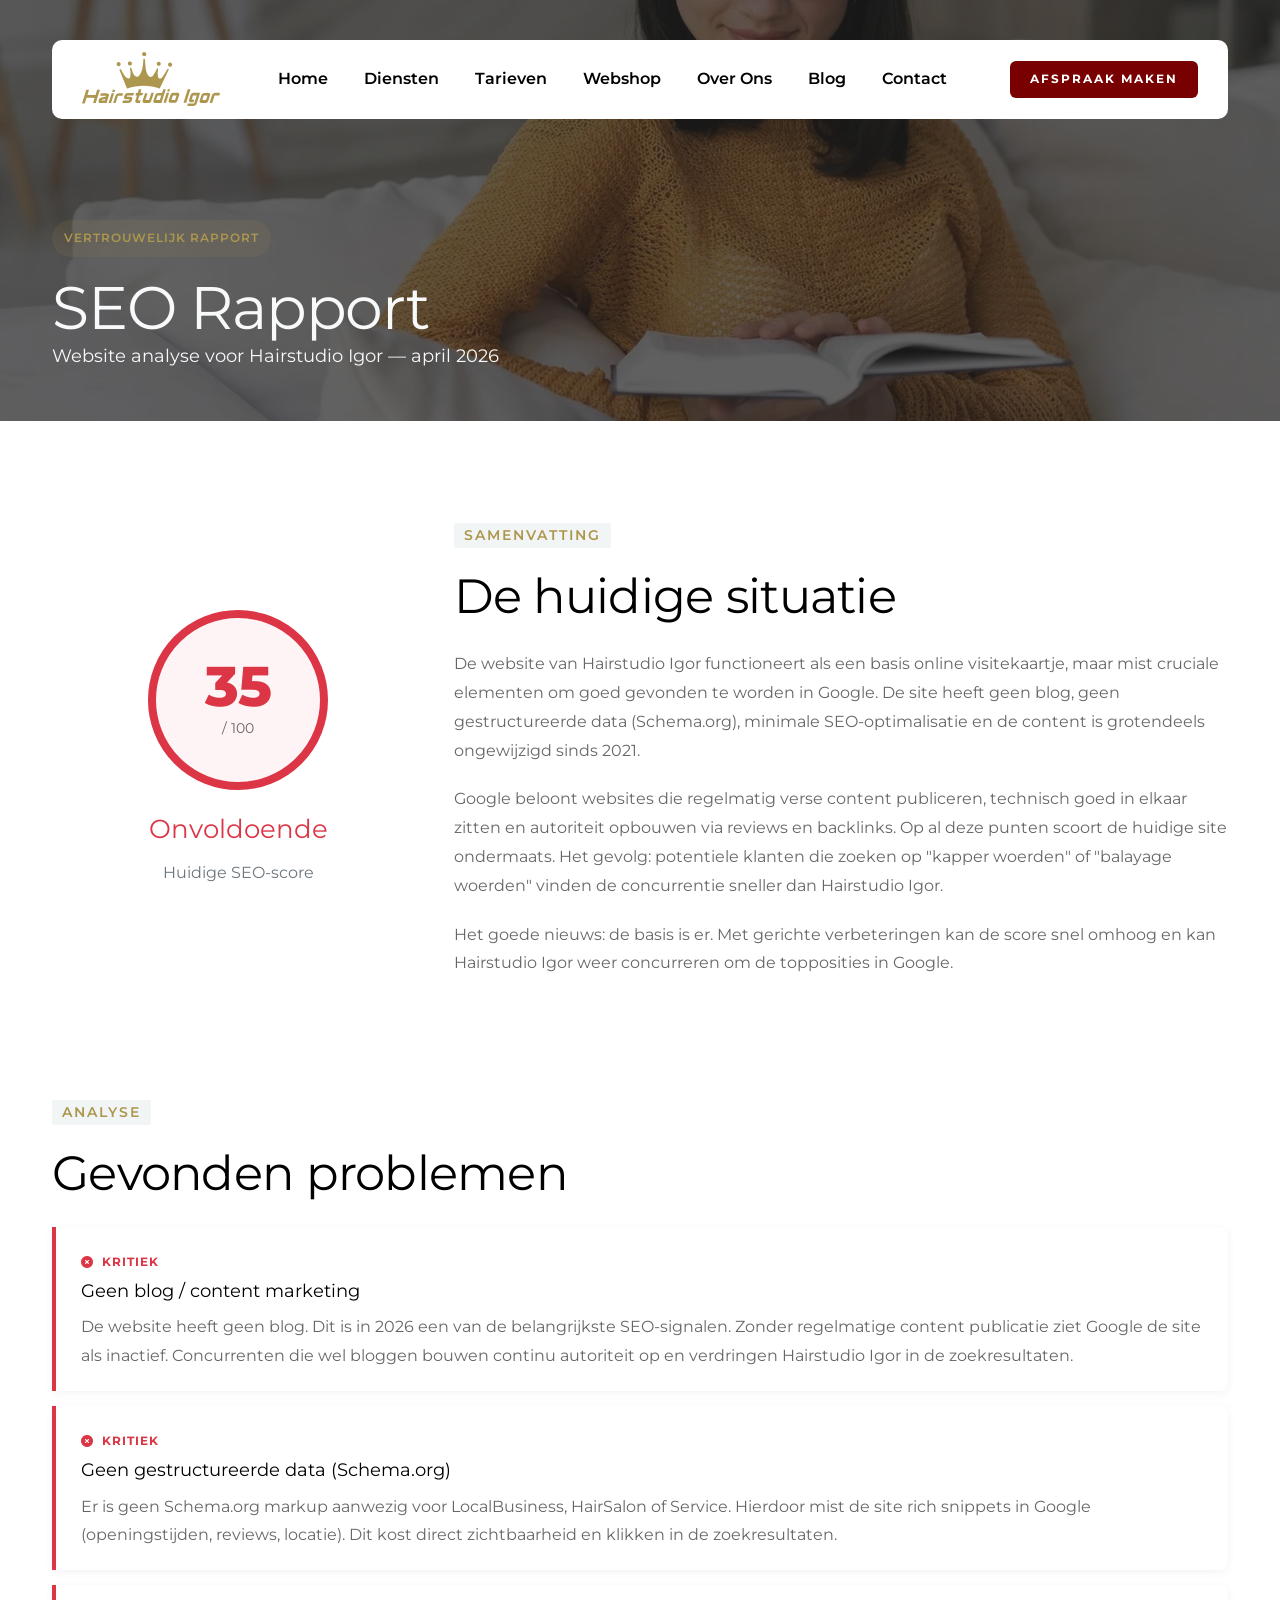
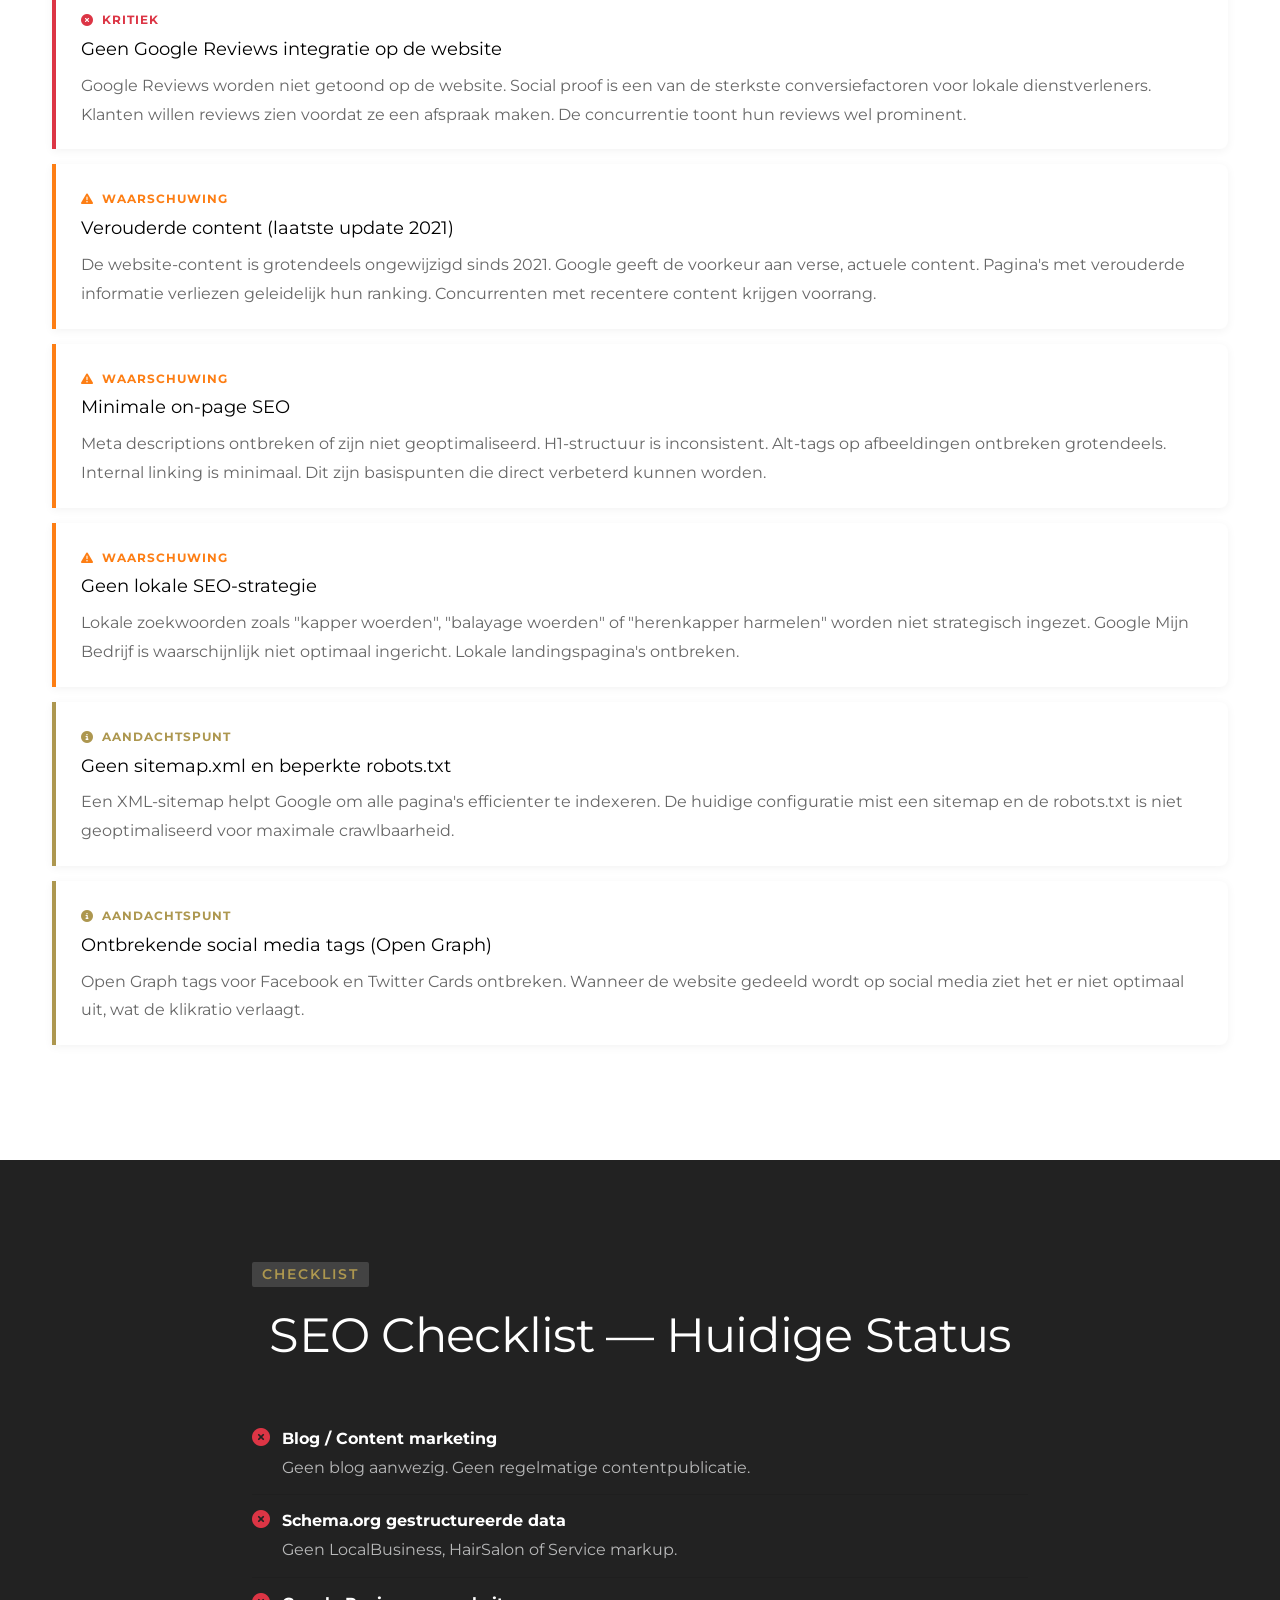
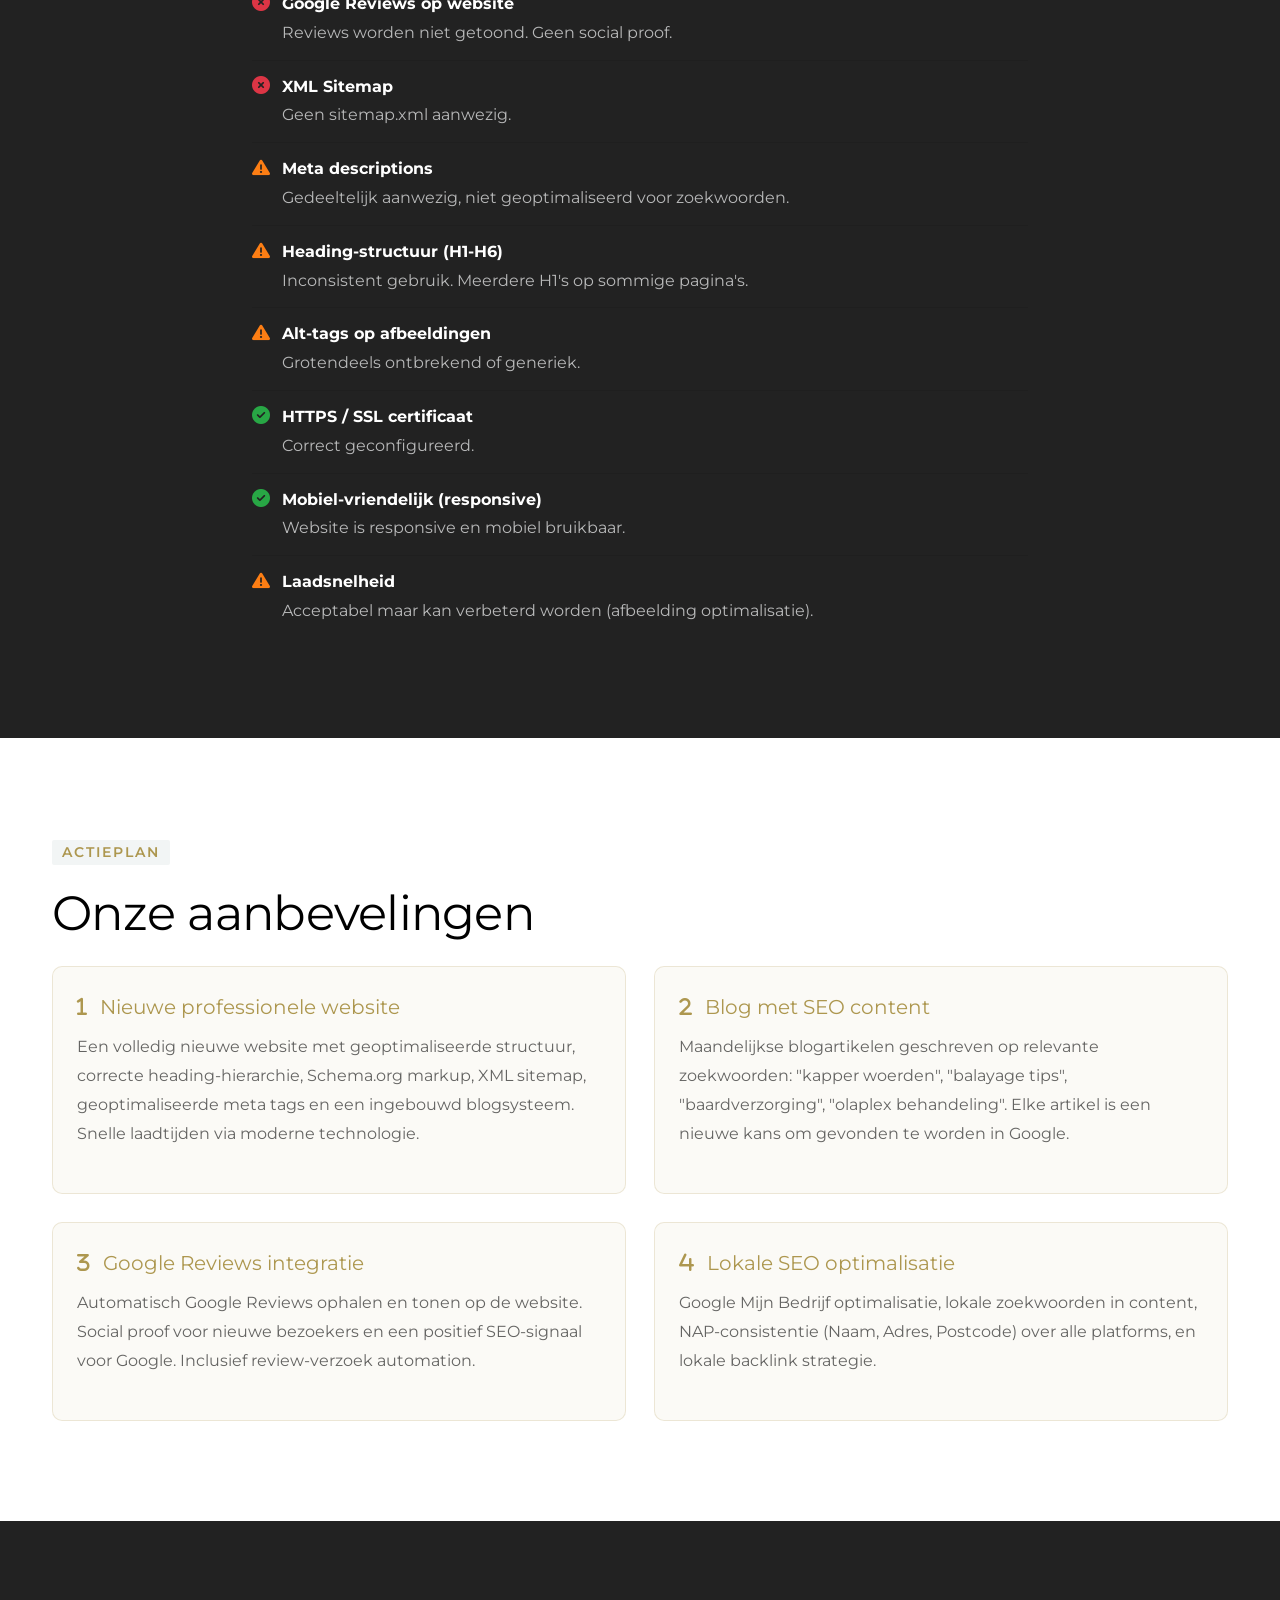
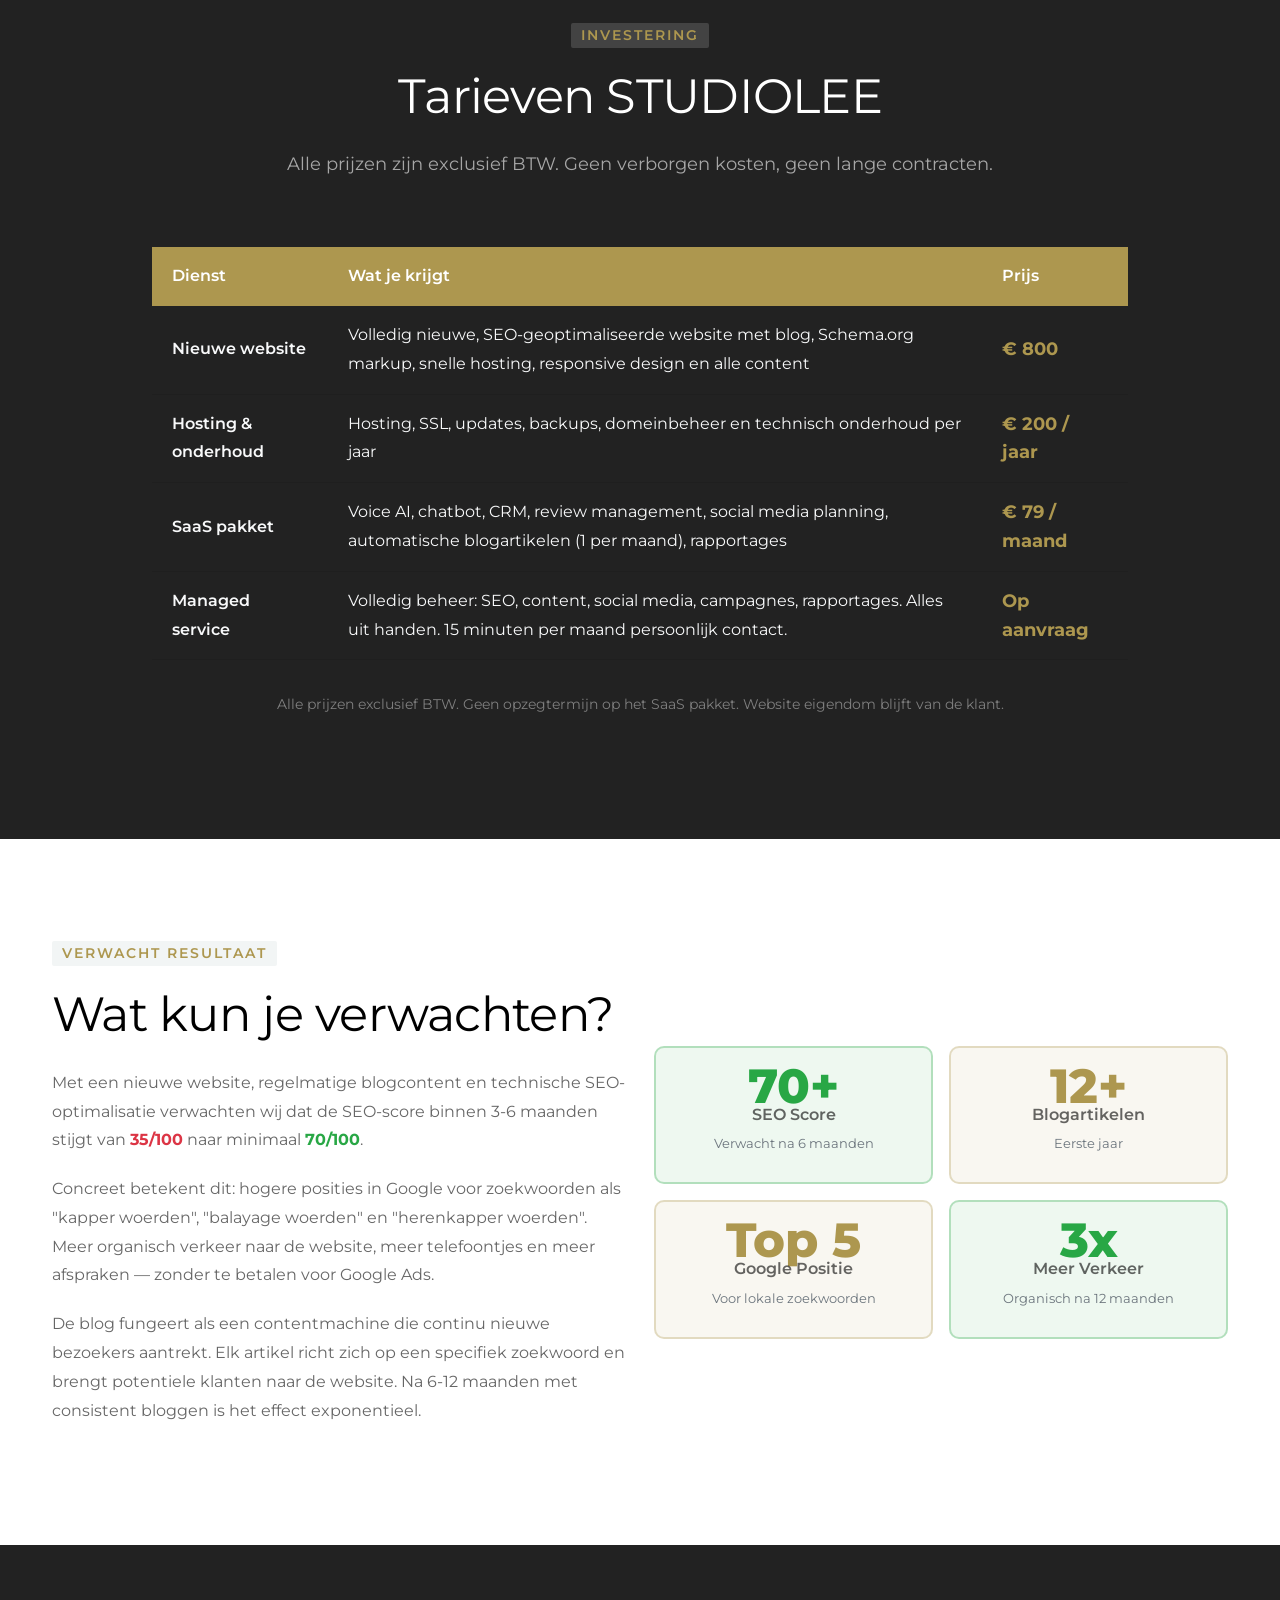
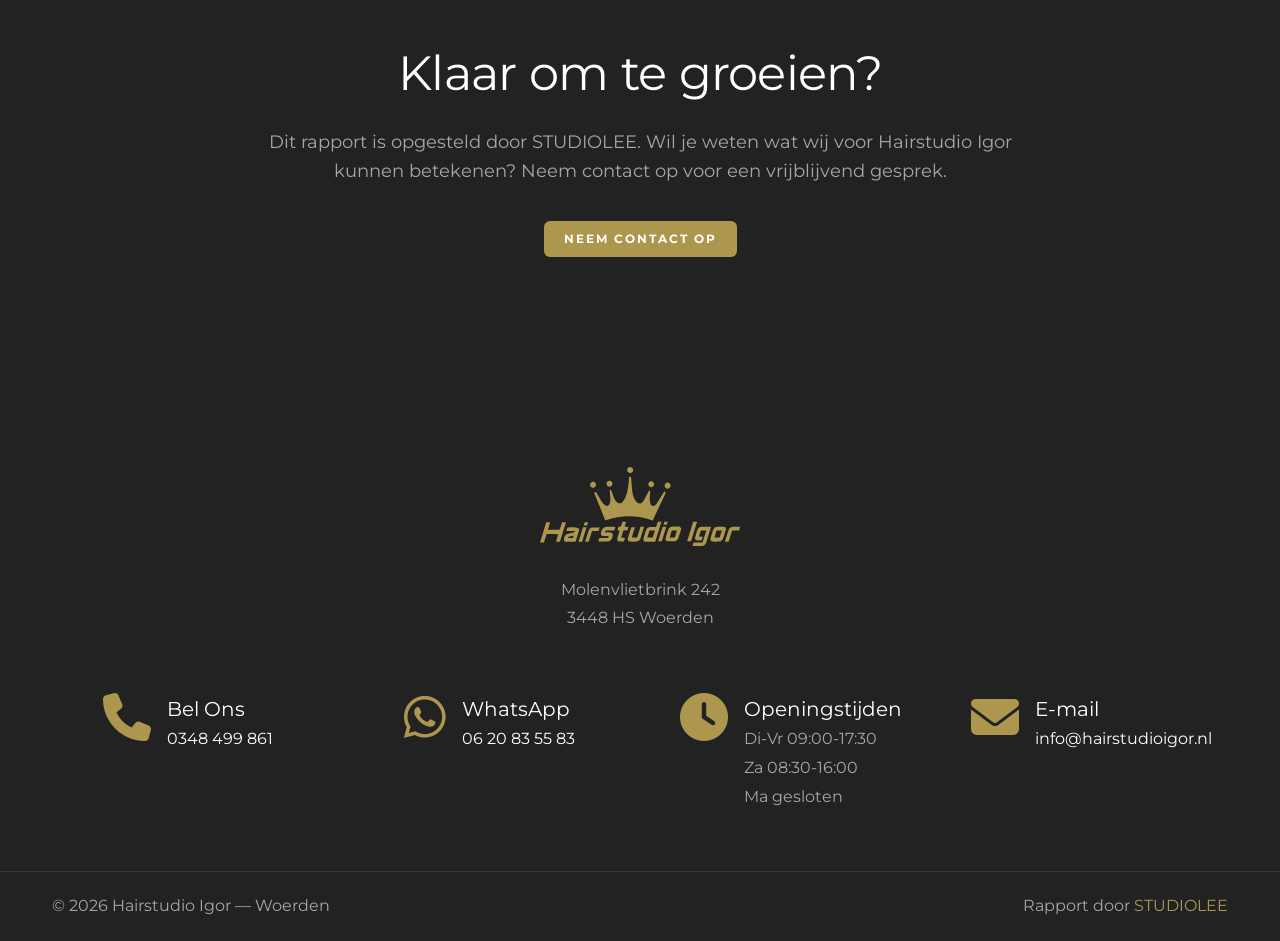
<file: seo-rapport.html>
<!DOCTYPE html>
<html lang="nl">

<head>
    <title>SEO Rapport — Hairstudio Igor | Website Analyse & Aanbevelingen</title>
    <link rel="icon" href="images/icon.webp" type="image/gif" sizes="16x16">
    <meta content="text/html;charset=utf-8" http-equiv="Content-Type">
    <meta content="width=device-width, initial-scale=1.0" name="viewport">
    <meta content="SEO rapport voor Hairstudio Igor Woerden. Analyse van de huidige website, gevonden problemen en concrete aanbevelingen voor verbetering." name="description">
    <meta content="seo rapport kapper, website analyse kapsalon, seo audit woerden" name="keywords">
    <meta content="STUDIOLEE" name="author">
    <meta name="robots" content="noindex, nofollow">
    <!-- CSS Files -->
    <link href="css/bootstrap.min.css" rel="stylesheet" type="text/css" id="bootstrap">
    <link href="css/plugins.css" rel="stylesheet" type="text/css">
    <link href="css/swiper.css" rel="stylesheet" type="text/css">
    <link href="css/style.css" rel="stylesheet" type="text/css">
    <link href="css/coloring.css" rel="stylesheet" type="text/css">
    <link href="css/datepicker.css" rel="stylesheet" type="text/css">
    <link id="colors" href="css/colors/scheme-01.css" rel="stylesheet" type="text/css">
    <link href="https://fonts.googleapis.com/css2?family=Montserrat:wght@300;400;500;600;700;800&display=swap" rel="stylesheet">
    <link href="fonts/fontawesome6/css/all.min.css" rel="stylesheet" type="text/css">
    <style>
        :root {
            --primary-color: #790000;
            --primary-color-rgb: 121, 0, 0;
            --secondary-color: #AD974F;
            --secondary-color-rgb: 173, 151, 79;
        }
        body, h1, h2, h3, h4, h5, h6, p, a, span, div, li, input, textarea, select, button, label {
            font-family: 'Montserrat', sans-serif !important;
        }
        .btn-main { background: #790000 !important; }
        .btn-main.btn-gold { background: #AD974F !important; }
        .id-color, .id-color i { color: #AD974F !important; }
        .text-gold { color: #AD974F !important; }
        .text-bordeaux { color: #790000 !important; }
        .text-red { color: #dc3545 !important; }
        .text-orange { color: #fd7e14 !important; }
        .text-green { color: #28a745 !important; }
        .bg-dark, .section-dark, .bg-dark-2 { background-color: #222222 !important; }
        .subtitle { color: #AD974F !important; text-transform: uppercase; letter-spacing: 2px; font-size: 14px; font-weight: 600; }
        .score-circle {
            width: 180px; height: 180px; border-radius: 50%;
            border: 8px solid #dc3545; display: flex; align-items: center;
            justify-content: center; margin: 0 auto 20px;
            background: rgba(220,53,69,0.05);
        }
        .score-circle .score-number { font-size: 56px; font-weight: 800; color: #dc3545; line-height: 1; }
        .score-circle .score-label { font-size: 14px; color: #666; }
        .issue-card { border-left: 4px solid #dc3545; background: #fff; padding: 20px 25px; margin-bottom: 15px; border-radius: 0 8px 8px 0; box-shadow: 0 2px 10px rgba(0,0,0,0.05); }
        .issue-card.warning { border-left-color: #fd7e14; }
        .issue-card.info { border-left-color: #AD974F; }
        .issue-card h5 { margin-bottom: 8px; }
        .issue-card .severity { font-size: 12px; font-weight: 700; text-transform: uppercase; letter-spacing: 1px; }
        .issue-card .severity.critical { color: #dc3545; }
        .issue-card .severity.warning { color: #fd7e14; }
        .issue-card .severity.info { color: #AD974F; }
        .checklist-item { display: flex; align-items: flex-start; padding: 12px 0; border-bottom: 1px solid rgba(0,0,0,0.08); }
        .checklist-item:last-child { border-bottom: none; }
        .checklist-item i { margin-right: 12px; margin-top: 3px; font-size: 18px; flex-shrink: 0; }
        .checklist-item .fail { color: #dc3545; }
        .checklist-item .pass { color: #28a745; }
        .checklist-item .partial { color: #fd7e14; }
        .pricing-table { width: 100%; border-collapse: collapse; }
        .pricing-table th { background: #AD974F; color: #fff; padding: 15px 20px; text-align: left; font-weight: 600; }
        .pricing-table td { padding: 15px 20px; border-bottom: 1px solid rgba(0,0,0,0.08); }
        .pricing-table tr:hover td { background: rgba(173,151,79,0.05); }
        .pricing-table .price { font-weight: 700; color: #790000; font-size: 18px; }
        .report-badge { display: inline-block; background: rgba(173,151,79,0.1); color: #AD974F; padding: 4px 12px; border-radius: 20px; font-size: 12px; font-weight: 600; text-transform: uppercase; letter-spacing: 1px; }
        footer .subfooter { border-top: 1px solid rgba(255,255,255,0.1); padding: 20px 0; margin-top: 40px; }
        .studiolee-link { color: #AD974F; text-decoration: none; }
        .studiolee-link:hover { text-decoration: underline; }
    </style>
</head>

<body>

    <div id="wrapper">

        <div class="float-text show-on-scroll"><span><a href="#">Naar boven</a></span></div>
        <div class="scrollbar-v show-on-scroll"></div>
        <div id="de-loader"></div>

        <header class="transparent header-light header-float">
            <div class="container">
                <div class="row">
                    <div class="col-md-12">
                        <div class="header-inner">
                            <div class="de-flex">
                                <div class="de-flex-col">
                                    <div id="logo">
                                        <a href="index.html">
                                            <img class="logo-main" src="images/logo.svg" alt="Hairstudio Igor">
                                            <img class="logo-scroll" src="images/logo.svg" alt="Hairstudio Igor">
                                            <img class="logo-mobile" src="images/logo.svg" alt="Hairstudio Igor">
                                        </a>
                                    </div>
                                </div>
                                <div class="de-flex-col">
                                    <div class="de-flex-col header-col-mid">
                                        <ul id="mainmenu">
                                            <li><a class="menu-item" href="index.html">Home</a></li>
                                            <li><a class="menu-item" href="diensten.html">Diensten</a></li>
                                            <li><a class="menu-item" href="tarieven.html">Tarieven</a></li>
                                            <li><a class="menu-item" href="webshop.html">Webshop</a></li>
                                            <li><a class="menu-item" href="over-ons.html">Over Ons</a></li>
                                            <li><a class="menu-item" href="blog.html">Blog</a></li>
                                            <li><a class="menu-item" href="contact.html">Contact</a></li>
                                        </ul>
                                    </div>
                                </div>
                                <div class="de-flex-col">
                                    <a class="btn-main fx-slide w-100" href="contact.html"><span>Afspraak Maken</span></a>
                                    <div class="menu_side_area"><span id="menu-btn"></span></div>
                                </div>
                            </div>
                        </div>
                    </div>
                </div>
            </div>
        </header>

        <!-- PAGE HEADER -->
        <section class="no-bottom relative overflow-hidden z-1000" data-bgimage="url(images/background/6.webp)">
            <div class="abs w-100 h-100 top-0" style="background: rgba(34,34,34,0.7);"></div>
            <div class="container relative z-2">
                <div class="spacer-double"></div>
                <div class="spacer-double"></div>
                <div class="row">
                    <div class="col-lg-8">
                        <div class="report-badge mb-3">Vertrouwelijk Rapport</div>
                        <h1 class="text-light mb-0">SEO Rapport</h1>
                        <p class="text-light fs-18">Website analyse voor Hairstudio Igor — april 2026</p>
                    </div>
                </div>
                <div class="spacer-single"></div>
            </div>
        </section>

        <!-- SCORE OVERVIEW -->
        <section>
            <div class="container">
                <div class="row g-4 align-items-center">
                    <div class="col-lg-4 text-center">
                        <div class="score-circle">
                            <div>
                                <div class="score-number">35</div>
                                <div class="score-label">/ 100</div>
                            </div>
                        </div>
                        <h3 class="text-red">Onvoldoende</h3>
                        <p class="text-muted">Huidige SEO-score</p>
                    </div>
                    <div class="col-lg-8">
                        <div class="subtitle">Samenvatting</div>
                        <h2>De huidige situatie</h2>
                        <p>De website van Hairstudio Igor functioneert als een basis online visitekaartje, maar mist cruciale elementen om goed gevonden te worden in Google. De site heeft geen blog, geen gestructureerde data (Schema.org), minimale SEO-optimalisatie en de content is grotendeels ongewijzigd sinds 2021.</p>
                        <p>Google beloont websites die regelmatig verse content publiceren, technisch goed in elkaar zitten en autoriteit opbouwen via reviews en backlinks. Op al deze punten scoort de huidige site ondermaats. Het gevolg: potentiele klanten die zoeken op "kapper woerden" of "balayage woerden" vinden de concurrentie sneller dan Hairstudio Igor.</p>
                        <p>Het goede nieuws: de basis is er. Met gerichte verbeteringen kan de score snel omhoog en kan Hairstudio Igor weer concurreren om de topposities in Google.</p>
                    </div>
                </div>
            </div>
        </section>

        <!-- GEVONDEN PROBLEMEN -->
        <section class="pt-0">
            <div class="container">
                <div class="subtitle">Analyse</div>
                <h2 class="mb-4">Gevonden problemen</h2>

                <div class="issue-card">
                    <span class="severity critical"><i class="fa-solid fa-circle-xmark me-1"></i> Kritiek</span>
                    <h5>Geen blog / content marketing</h5>
                    <p class="mb-0">De website heeft geen blog. Dit is in 2026 een van de belangrijkste SEO-signalen. Zonder regelmatige content publicatie ziet Google de site als inactief. Concurrenten die wel bloggen bouwen continu autoriteit op en verdringen Hairstudio Igor in de zoekresultaten.</p>
                </div>

                <div class="issue-card">
                    <span class="severity critical"><i class="fa-solid fa-circle-xmark me-1"></i> Kritiek</span>
                    <h5>Geen gestructureerde data (Schema.org)</h5>
                    <p class="mb-0">Er is geen Schema.org markup aanwezig voor LocalBusiness, HairSalon of Service. Hierdoor mist de site rich snippets in Google (openingstijden, reviews, locatie). Dit kost direct zichtbaarheid en klikken in de zoekresultaten.</p>
                </div>

                <div class="issue-card">
                    <span class="severity critical"><i class="fa-solid fa-circle-xmark me-1"></i> Kritiek</span>
                    <h5>Geen Google Reviews integratie op de website</h5>
                    <p class="mb-0">Google Reviews worden niet getoond op de website. Social proof is een van de sterkste conversiefactoren voor lokale dienstverleners. Klanten willen reviews zien voordat ze een afspraak maken. De concurrentie toont hun reviews wel prominent.</p>
                </div>

                <div class="issue-card warning">
                    <span class="severity warning"><i class="fa-solid fa-triangle-exclamation me-1"></i> Waarschuwing</span>
                    <h5>Verouderde content (laatste update 2021)</h5>
                    <p class="mb-0">De website-content is grotendeels ongewijzigd sinds 2021. Google geeft de voorkeur aan verse, actuele content. Pagina's met verouderde informatie verliezen geleidelijk hun ranking. Concurrenten met recentere content krijgen voorrang.</p>
                </div>

                <div class="issue-card warning">
                    <span class="severity warning"><i class="fa-solid fa-triangle-exclamation me-1"></i> Waarschuwing</span>
                    <h5>Minimale on-page SEO</h5>
                    <p class="mb-0">Meta descriptions ontbreken of zijn niet geoptimaliseerd. H1-structuur is inconsistent. Alt-tags op afbeeldingen ontbreken grotendeels. Internal linking is minimaal. Dit zijn basispunten die direct verbeterd kunnen worden.</p>
                </div>

                <div class="issue-card warning">
                    <span class="severity warning"><i class="fa-solid fa-triangle-exclamation me-1"></i> Waarschuwing</span>
                    <h5>Geen lokale SEO-strategie</h5>
                    <p class="mb-0">Lokale zoekwoorden zoals "kapper woerden", "balayage woerden" of "herenkapper harmelen" worden niet strategisch ingezet. Google Mijn Bedrijf is waarschijnlijk niet optimaal ingericht. Lokale landingspagina's ontbreken.</p>
                </div>

                <div class="issue-card info">
                    <span class="severity info"><i class="fa-solid fa-circle-info me-1"></i> Aandachtspunt</span>
                    <h5>Geen sitemap.xml en beperkte robots.txt</h5>
                    <p class="mb-0">Een XML-sitemap helpt Google om alle pagina's efficienter te indexeren. De huidige configuratie mist een sitemap en de robots.txt is niet geoptimaliseerd voor maximale crawlbaarheid.</p>
                </div>

                <div class="issue-card info">
                    <span class="severity info"><i class="fa-solid fa-circle-info me-1"></i> Aandachtspunt</span>
                    <h5>Ontbrekende social media tags (Open Graph)</h5>
                    <p class="mb-0">Open Graph tags voor Facebook en Twitter Cards ontbreken. Wanneer de website gedeeld wordt op social media ziet het er niet optimaal uit, wat de klikratio verlaagt.</p>
                </div>
            </div>
        </section>

        <!-- SEO CHECKLIST -->
        <section class="bg-dark section-dark text-light">
            <div class="container">
                <div class="row justify-content-center">
                    <div class="col-lg-8">
                        <div class="subtitle s2 text-gold text-center">Checklist</div>
                        <h2 class="text-center mb-5">SEO Checklist — Huidige Status</h2>

                        <div class="checklist-item">
                            <i class="fa-solid fa-circle-xmark fail"></i>
                            <div><strong>Blog / Content marketing</strong><br><span style="opacity: 0.7;">Geen blog aanwezig. Geen regelmatige contentpublicatie.</span></div>
                        </div>
                        <div class="checklist-item">
                            <i class="fa-solid fa-circle-xmark fail"></i>
                            <div><strong>Schema.org gestructureerde data</strong><br><span style="opacity: 0.7;">Geen LocalBusiness, HairSalon of Service markup.</span></div>
                        </div>
                        <div class="checklist-item">
                            <i class="fa-solid fa-circle-xmark fail"></i>
                            <div><strong>Google Reviews op website</strong><br><span style="opacity: 0.7;">Reviews worden niet getoond. Geen social proof.</span></div>
                        </div>
                        <div class="checklist-item">
                            <i class="fa-solid fa-circle-xmark fail"></i>
                            <div><strong>XML Sitemap</strong><br><span style="opacity: 0.7;">Geen sitemap.xml aanwezig.</span></div>
                        </div>
                        <div class="checklist-item">
                            <i class="fa-solid fa-triangle-exclamation partial"></i>
                            <div><strong>Meta descriptions</strong><br><span style="opacity: 0.7;">Gedeeltelijk aanwezig, niet geoptimaliseerd voor zoekwoorden.</span></div>
                        </div>
                        <div class="checklist-item">
                            <i class="fa-solid fa-triangle-exclamation partial"></i>
                            <div><strong>Heading-structuur (H1-H6)</strong><br><span style="opacity: 0.7;">Inconsistent gebruik. Meerdere H1's op sommige pagina's.</span></div>
                        </div>
                        <div class="checklist-item">
                            <i class="fa-solid fa-triangle-exclamation partial"></i>
                            <div><strong>Alt-tags op afbeeldingen</strong><br><span style="opacity: 0.7;">Grotendeels ontbrekend of generiek.</span></div>
                        </div>
                        <div class="checklist-item">
                            <i class="fa-solid fa-circle-check pass"></i>
                            <div><strong>HTTPS / SSL certificaat</strong><br><span style="opacity: 0.7;">Correct geconfigureerd.</span></div>
                        </div>
                        <div class="checklist-item">
                            <i class="fa-solid fa-circle-check pass"></i>
                            <div><strong>Mobiel-vriendelijk (responsive)</strong><br><span style="opacity: 0.7;">Website is responsive en mobiel bruikbaar.</span></div>
                        </div>
                        <div class="checklist-item">
                            <i class="fa-solid fa-triangle-exclamation partial"></i>
                            <div><strong>Laadsnelheid</strong><br><span style="opacity: 0.7;">Acceptabel maar kan verbeterd worden (afbeelding optimalisatie).</span></div>
                        </div>
                    </div>
                </div>
            </div>
        </section>

        <!-- AANBEVELINGEN -->
        <section>
            <div class="container">
                <div class="subtitle">Actieplan</div>
                <h2 class="mb-4">Onze aanbevelingen</h2>
                <div class="row g-4">
                    <div class="col-lg-6">
                        <div class="p-4 rounded-1" style="background: rgba(173,151,79,0.05); border: 1px solid rgba(173,151,79,0.2);">
                            <h4 class="text-gold"><i class="fa-solid fa-1 me-2"></i> Nieuwe professionele website</h4>
                            <p>Een volledig nieuwe website met geoptimaliseerde structuur, correcte heading-hierarchie, Schema.org markup, XML sitemap, geoptimaliseerde meta tags en een ingebouwd blogsysteem. Snelle laadtijden via moderne technologie.</p>
                        </div>
                    </div>
                    <div class="col-lg-6">
                        <div class="p-4 rounded-1" style="background: rgba(173,151,79,0.05); border: 1px solid rgba(173,151,79,0.2);">
                            <h4 class="text-gold"><i class="fa-solid fa-2 me-2"></i> Blog met SEO content</h4>
                            <p>Maandelijkse blogartikelen geschreven op relevante zoekwoorden: "kapper woerden", "balayage tips", "baardverzorging", "olaplex behandeling". Elke artikel is een nieuwe kans om gevonden te worden in Google.</p>
                        </div>
                    </div>
                    <div class="col-lg-6">
                        <div class="p-4 rounded-1" style="background: rgba(173,151,79,0.05); border: 1px solid rgba(173,151,79,0.2);">
                            <h4 class="text-gold"><i class="fa-solid fa-3 me-2"></i> Google Reviews integratie</h4>
                            <p>Automatisch Google Reviews ophalen en tonen op de website. Social proof voor nieuwe bezoekers en een positief SEO-signaal voor Google. Inclusief review-verzoek automation.</p>
                        </div>
                    </div>
                    <div class="col-lg-6">
                        <div class="p-4 rounded-1" style="background: rgba(173,151,79,0.05); border: 1px solid rgba(173,151,79,0.2);">
                            <h4 class="text-gold"><i class="fa-solid fa-4 me-2"></i> Lokale SEO optimalisatie</h4>
                            <p>Google Mijn Bedrijf optimalisatie, lokale zoekwoorden in content, NAP-consistentie (Naam, Adres, Postcode) over alle platforms, en lokale backlink strategie.</p>
                        </div>
                    </div>
                </div>
            </div>
        </section>

        <!-- PRICING -->
        <section class="bg-dark section-dark text-light">
            <div class="container">
                <div class="row justify-content-center text-center mb-5">
                    <div class="col-lg-8">
                        <div class="subtitle s2 text-gold">Investering</div>
                        <h2>Tarieven STUDIOLEE</h2>
                        <p class="fs-18">Alle prijzen zijn exclusief BTW. Geen verborgen kosten, geen lange contracten.</p>
                    </div>
                </div>
                <div class="row justify-content-center">
                    <div class="col-lg-10">
                        <table class="pricing-table">
                            <thead>
                                <tr>
                                    <th>Dienst</th>
                                    <th>Wat je krijgt</th>
                                    <th>Prijs</th>
                                </tr>
                            </thead>
                            <tbody>
                                <tr>
                                    <td class="text-light fw-600">Nieuwe website</td>
                                    <td class="text-light">Volledig nieuwe, SEO-geoptimaliseerde website met blog, Schema.org markup, snelle hosting, responsive design en alle content</td>
                                    <td class="price text-gold">&euro; 800</td>
                                </tr>
                                <tr>
                                    <td class="text-light fw-600">Hosting & onderhoud</td>
                                    <td class="text-light">Hosting, SSL, updates, backups, domeinbeheer en technisch onderhoud per jaar</td>
                                    <td class="price text-gold">&euro; 200 / jaar</td>
                                </tr>
                                <tr>
                                    <td class="text-light fw-600">SaaS pakket</td>
                                    <td class="text-light">Voice AI, chatbot, CRM, review management, social media planning, automatische blogartikelen (1 per maand), rapportages</td>
                                    <td class="price text-gold">&euro; 79 / maand</td>
                                </tr>
                                <tr>
                                    <td class="text-light fw-600">Managed service</td>
                                    <td class="text-light">Volledig beheer: SEO, content, social media, campagnes, rapportages. Alles uit handen. 15 minuten per maand persoonlijk contact.</td>
                                    <td class="price text-gold">Op aanvraag</td>
                                </tr>
                            </tbody>
                        </table>
                        <div class="spacer-single"></div>
                        <p class="text-center" style="opacity: 0.7; font-size: 14px;">Alle prijzen exclusief BTW. Geen opzegtermijn op het SaaS pakket. Website eigendom blijft van de klant.</p>
                    </div>
                </div>
            </div>
        </section>

        <!-- VERWACHT RESULTAAT -->
        <section>
            <div class="container">
                <div class="row g-4 align-items-center">
                    <div class="col-lg-6">
                        <div class="subtitle">Verwacht resultaat</div>
                        <h2>Wat kun je verwachten?</h2>
                        <p>Met een nieuwe website, regelmatige blogcontent en technische SEO-optimalisatie verwachten wij dat de SEO-score binnen 3-6 maanden stijgt van <strong class="text-red">35/100</strong> naar minimaal <strong class="text-green">70/100</strong>.</p>
                        <p>Concreet betekent dit: hogere posities in Google voor zoekwoorden als "kapper woerden", "balayage woerden" en "herenkapper woerden". Meer organisch verkeer naar de website, meer telefoontjes en meer afspraken — zonder te betalen voor Google Ads.</p>
                        <p>De blog fungeert als een contentmachine die continu nieuwe bezoekers aantrekt. Elk artikel richt zich op een specifiek zoekwoord en brengt potentiele klanten naar de website. Na 6-12 maanden met consistent bloggen is het effect exponentieel.</p>
                    </div>
                    <div class="col-lg-6 text-center">
                        <div class="row g-3">
                            <div class="col-6">
                                <div class="p-4 rounded-1" style="background: rgba(40,167,69,0.08); border: 2px solid rgba(40,167,69,0.3);">
                                    <div style="font-size: 48px; font-weight: 800; color: #28a745;">70+</div>
                                    <div class="fw-600">SEO Score</div>
                                    <div class="text-muted" style="font-size: 13px;">Verwacht na 6 maanden</div>
                                </div>
                            </div>
                            <div class="col-6">
                                <div class="p-4 rounded-1" style="background: rgba(173,151,79,0.08); border: 2px solid rgba(173,151,79,0.3);">
                                    <div style="font-size: 48px; font-weight: 800; color: #AD974F;">12+</div>
                                    <div class="fw-600">Blogartikelen</div>
                                    <div class="text-muted" style="font-size: 13px;">Eerste jaar</div>
                                </div>
                            </div>
                            <div class="col-6">
                                <div class="p-4 rounded-1" style="background: rgba(173,151,79,0.08); border: 2px solid rgba(173,151,79,0.3);">
                                    <div style="font-size: 48px; font-weight: 800; color: #AD974F;">Top 5</div>
                                    <div class="fw-600">Google Positie</div>
                                    <div class="text-muted" style="font-size: 13px;">Voor lokale zoekwoorden</div>
                                </div>
                            </div>
                            <div class="col-6">
                                <div class="p-4 rounded-1" style="background: rgba(40,167,69,0.08); border: 2px solid rgba(40,167,69,0.3);">
                                    <div style="font-size: 48px; font-weight: 800; color: #28a745;">3x</div>
                                    <div class="fw-600">Meer Verkeer</div>
                                    <div class="text-muted" style="font-size: 13px;">Organisch na 12 maanden</div>
                                </div>
                            </div>
                        </div>
                    </div>
                </div>
            </div>
        </section>

        <!-- CTA -->
        <section class="bg-dark section-dark text-light">
            <div class="container">
                <div class="row justify-content-center text-center">
                    <div class="col-lg-8">
                        <h2>Klaar om te groeien?</h2>
                        <p class="fs-18">Dit rapport is opgesteld door STUDIOLEE. Wil je weten wat wij voor Hairstudio Igor kunnen betekenen? Neem contact op voor een vrijblijvend gesprek.</p>
                        <div class="spacer-half"></div>
                        <a class="btn-main btn-gold fx-slide" href="contact.html"><span>Neem Contact Op</span></a>
                    </div>
                </div>
            </div>
        </section>

    </div>

    <!-- footer -->
    <footer class="section-dark">
        <div class="container">
            <div class="row gx-5 justify-content-center">
                <div class="col-lg-8">
                    <div class="text-center">
                        <img src="images/logo.svg" class="w-200px" alt="Hairstudio Igor">
                        <div class="spacer-single"></div>
                        <div class="fs-16">Molenvlietbrink 242<br>3448 HS Woerden</div>
                    </div>
                </div>
            </div>
            <div class="spacer-double"></div>
            <div class="row g-4">
                <div class="col-lg-3 col-md-6 mb-sm-30">
                    <div class="d-flex justify-content-center">
                        <i class="fs-48 text-gold fa-solid fa-phone"></i>
                        <div class="ms-3"><h4 class="mb-0">Bel Ons</h4><p><a href="tel:0348499861" class="text-white">0348 499 861</a></p></div>
                    </div>
                </div>
                <div class="col-lg-3 col-md-6 mb-sm-30">
                    <div class="d-flex justify-content-center">
                        <i class="fs-48 text-gold fa-brands fa-whatsapp"></i>
                        <div class="ms-3"><h4 class="mb-0">WhatsApp</h4><p><a href="https://wa.me/31620835583" class="text-white">06 20 83 55 83</a></p></div>
                    </div>
                </div>
                <div class="col-lg-3 col-md-6 mb-sm-30">
                    <div class="d-flex justify-content-center">
                        <i class="fs-48 text-gold fa-solid fa-clock"></i>
                        <div class="ms-3"><h4 class="mb-0">Openingstijden</h4><p>Di-Vr 09:00-17:30<br>Za 08:30-16:00<br>Ma gesloten</p></div>
                    </div>
                </div>
                <div class="col-lg-3 col-md-6 mb-sm-30">
                    <div class="d-flex justify-content-center">
                        <i class="fs-48 text-gold fa-solid fa-envelope"></i>
                        <div class="ms-3"><h4 class="mb-0">E-mail</h4><p><a href="mailto:info@hairstudioigor.nl" class="text-white">info@hairstudioigor.nl</a></p></div>
                    </div>
                </div>
            </div>
        </div>
        <div class="subfooter">
            <div class="container">
                <div class="row">
                    <div class="col-md-6">&copy; 2026 Hairstudio Igor — Woerden</div>
                    <div class="col-md-6 text-md-end">
                        Rapport door <a href="https://www.studiolee.nl" target="_blank" class="studiolee-link">STUDIOLEE</a>
                    </div>
                </div>
            </div>
        </div>
    </footer>

    <script src="js/vendors.js"></script>
    <script src="js/designesia.js"></script>

</body>

</html>
</file>
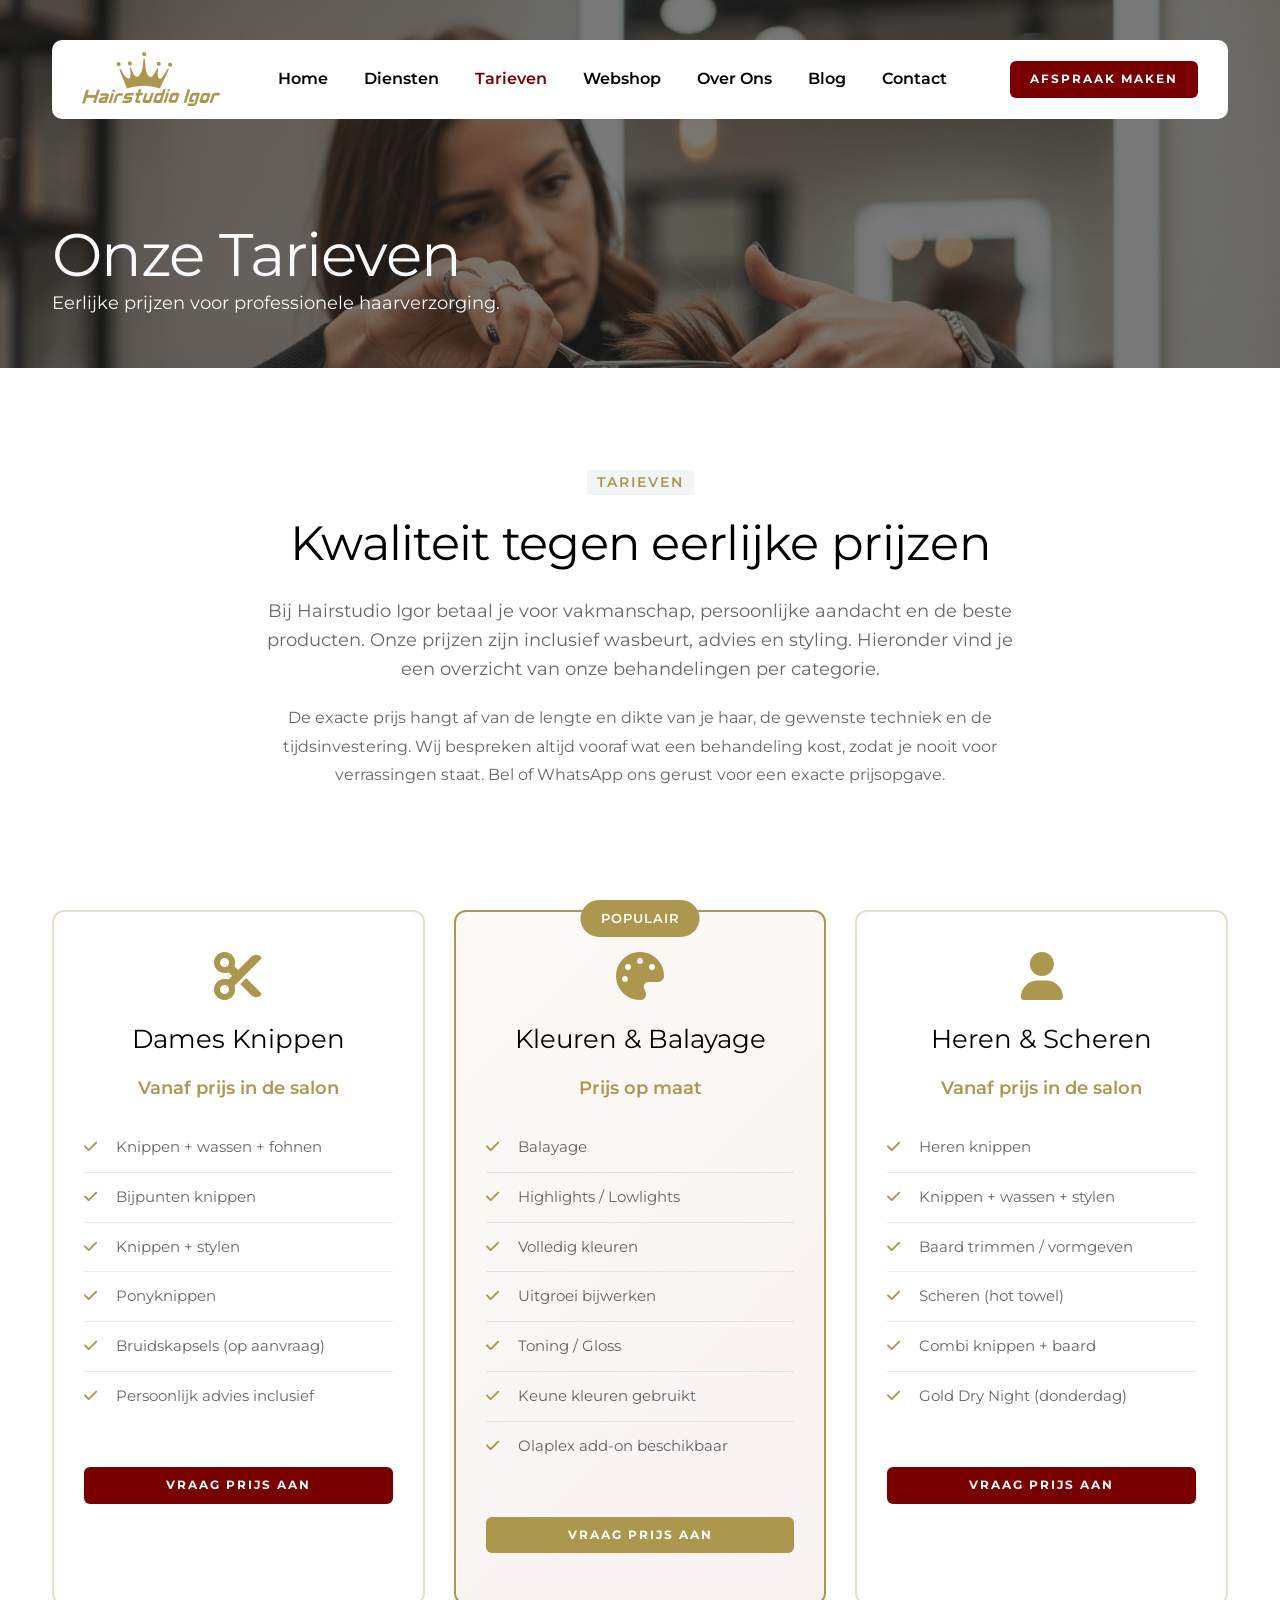
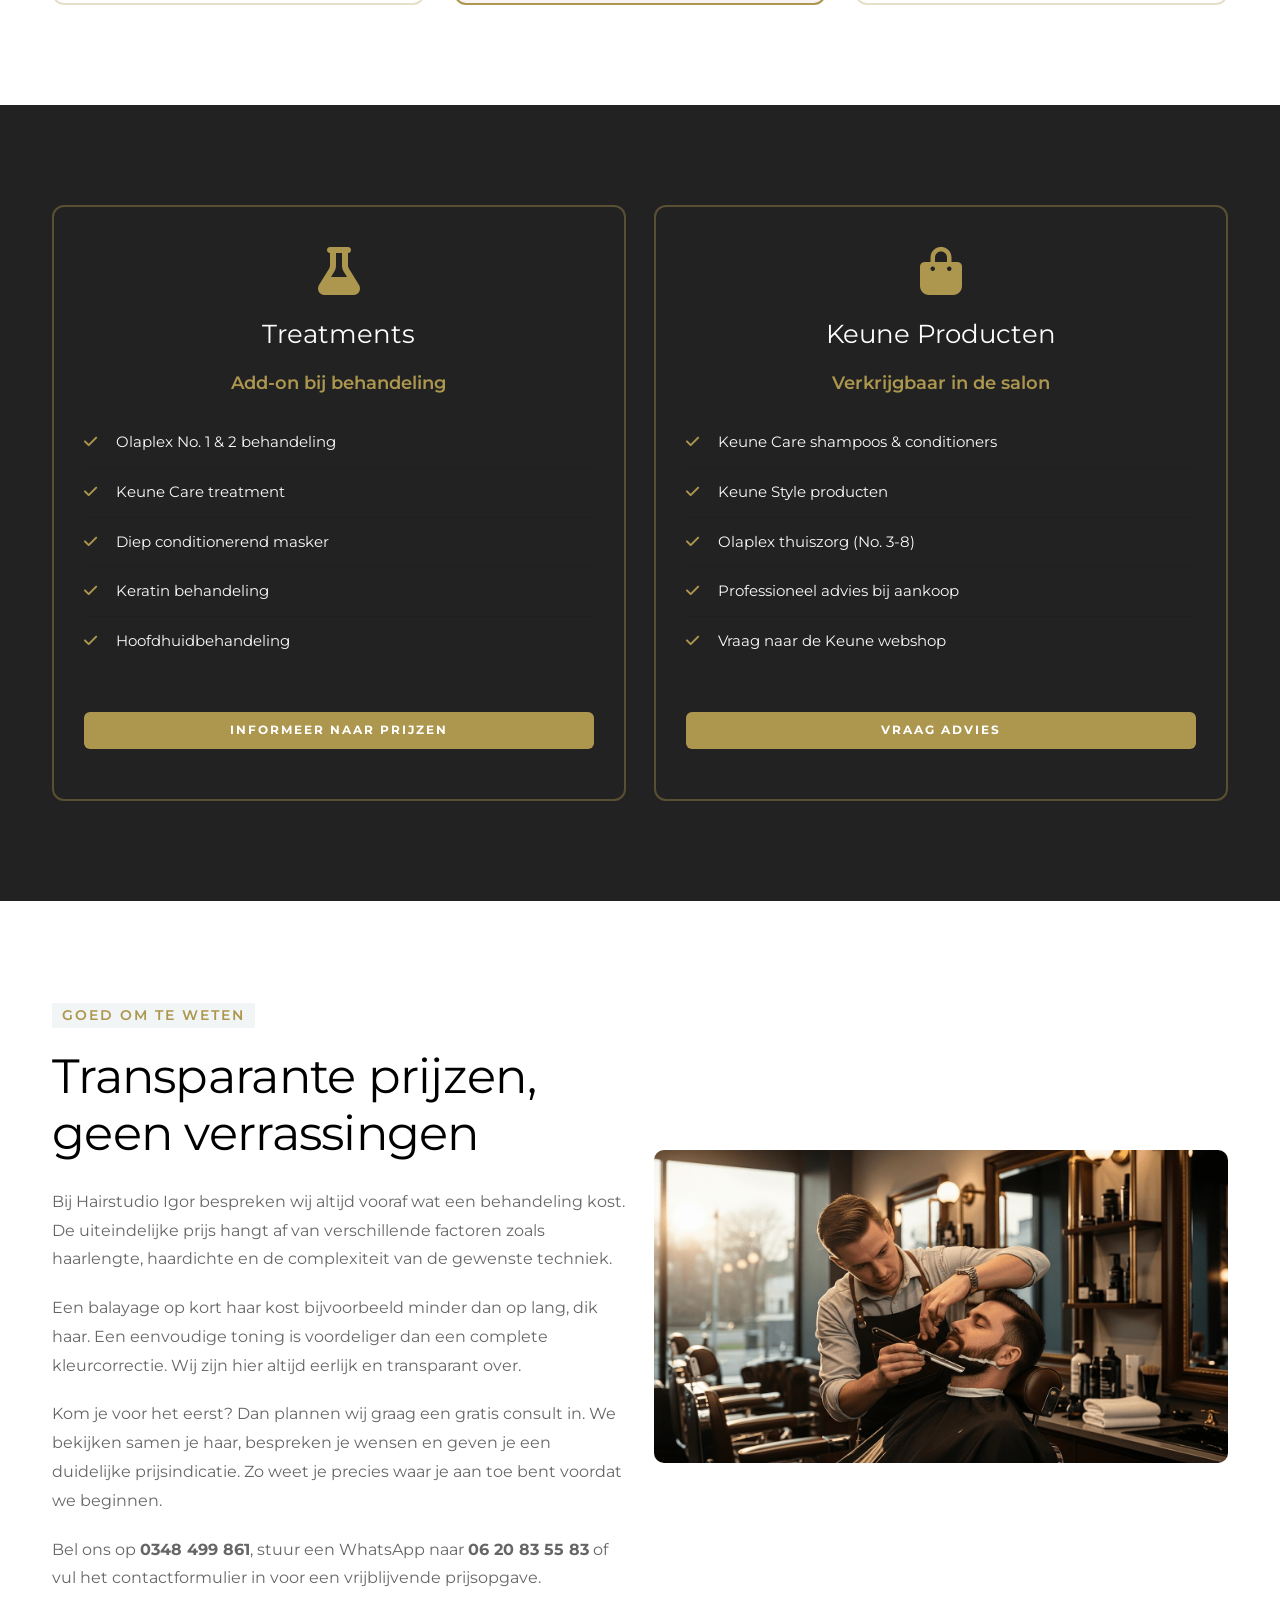
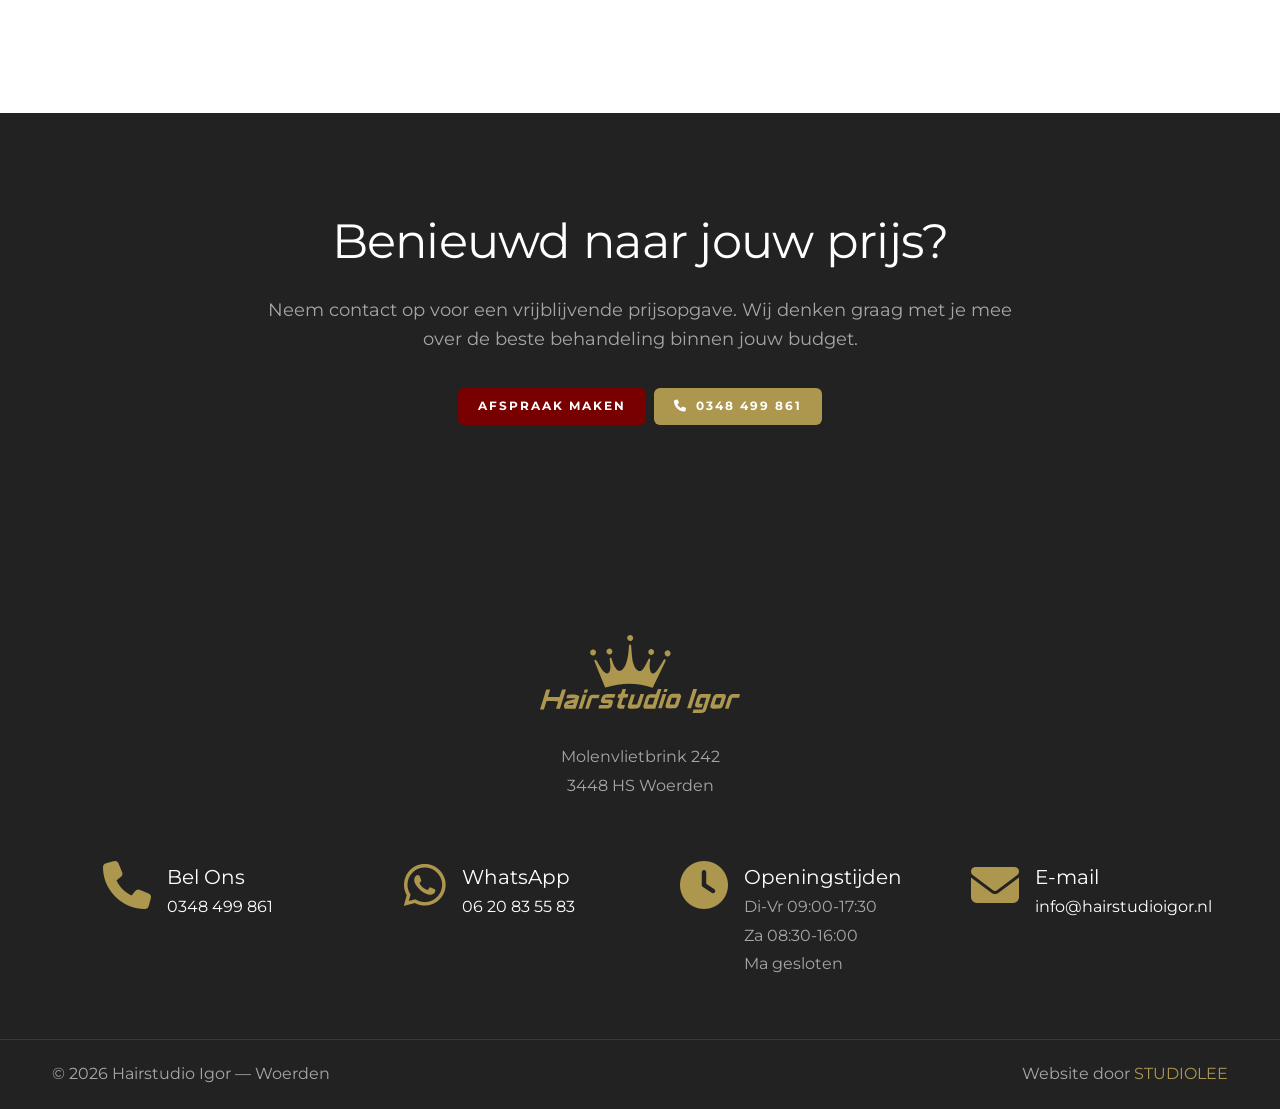
<file: tarieven.html>
<!DOCTYPE html>
<html lang="nl">

<head>
    <title>Tarieven — Hairstudio Igor | Prijzen Kapper Woerden</title>
    <link rel="icon" href="images/icon.webp" type="image/gif" sizes="16x16">
    <meta content="text/html;charset=utf-8" http-equiv="Content-Type">
    <meta content="width=device-width, initial-scale=1.0" name="viewport">
    <meta content="Bekijk de tarieven van Hairstudio Igor in Woerden. Prijzen voor knippen, kleuren, balayage, scheren en meer. Keune producten beschikbaar." name="description">
    <meta content="tarieven kapper woerden, prijzen kapsalon, knippen prijs, balayage kosten, hairstudio igor prijzen" name="keywords">
    <meta content="Hairstudio Igor" name="author">
    <meta property="og:title" content="Tarieven — Hairstudio Igor Woerden">
    <meta property="og:description" content="Eerlijke prijzen voor knippen, kleuren en scheren. Bekijk onze tarieven.">
    <meta property="og:type" content="website">
    <!-- CSS Files -->
    <link href="css/bootstrap.min.css" rel="stylesheet" type="text/css" id="bootstrap">
    <link href="css/plugins.css" rel="stylesheet" type="text/css">
    <link href="css/swiper.css" rel="stylesheet" type="text/css">
    <link href="css/style.css" rel="stylesheet" type="text/css">
    <link href="css/coloring.css" rel="stylesheet" type="text/css">
    <link href="css/datepicker.css" rel="stylesheet" type="text/css">
    <link id="colors" href="css/colors/scheme-01.css" rel="stylesheet" type="text/css">
    <link href="https://fonts.googleapis.com/css2?family=Montserrat:wght@300;400;500;600;700;800&display=swap" rel="stylesheet">
    <link href="fonts/fontawesome6/css/all.min.css" rel="stylesheet" type="text/css">
    <style>
        :root {
            --primary-color: #790000;
            --primary-color-rgb: 121, 0, 0;
            --secondary-color: #AD974F;
            --secondary-color-rgb: 173, 151, 79;
        }
        body, h1, h2, h3, h4, h5, h6, p, a, span, div, li, input, textarea, select, button, label {
            font-family: 'Montserrat', sans-serif !important;
        }
        .btn-main { background: #790000 !important; }
        .btn-main.btn-gold { background: #AD974F !important; }
        .id-color, .id-color i { color: #AD974F !important; }
        .text-gold { color: #AD974F !important; }
        .text-bordeaux { color: #790000 !important; }
        .bg-dark, .section-dark, .bg-dark-2 { background-color: #222222 !important; }
        .subtitle { color: #AD974F !important; text-transform: uppercase; letter-spacing: 2px; font-size: 14px; font-weight: 600; }
        .pricing-card {
            border: 2px solid rgba(173,151,79,0.3);
            border-radius: 12px;
            padding: 40px 30px;
            text-align: center;
            height: 100%;
            transition: all 0.3s ease;
            position: relative;
        }
        .pricing-card:hover { border-color: #AD974F; transform: translateY(-5px); box-shadow: 0 10px 30px rgba(0,0,0,0.1); }
        .pricing-card.featured { border-color: #AD974F; background: linear-gradient(135deg, rgba(173,151,79,0.05), rgba(121,0,0,0.05)); }
        .pricing-card .card-icon { font-size: 48px; color: #AD974F; margin-bottom: 20px; }
        .pricing-card h3 { margin-bottom: 15px; }
        .pricing-card .price-note { color: #AD974F; font-weight: 600; font-size: 18px; margin-bottom: 20px; }
        .pricing-card ul { list-style: none; padding: 0; text-align: left; }
        .pricing-card ul li { padding: 10px 0; border-bottom: 1px solid rgba(0,0,0,0.08); font-size: 15px; }
        .pricing-card ul li:last-child { border-bottom: none; }
        .pricing-card ul li i { color: #AD974F; margin-right: 8px; width: 20px; }
        .pricing-badge { position: absolute; top: -12px; left: 50%; transform: translateX(-50%); background: #AD974F; color: #fff; padding: 4px 20px; border-radius: 20px; font-size: 13px; font-weight: 600; text-transform: uppercase; letter-spacing: 1px; }
        footer .subfooter { border-top: 1px solid rgba(255,255,255,0.1); padding: 20px 0; margin-top: 40px; }
        .studiolee-link { color: #AD974F; text-decoration: none; }
        .studiolee-link:hover { text-decoration: underline; }
    </style>
</head>

<body>

    <div id="wrapper">

        <div class="float-text show-on-scroll"><span><a href="#">Naar boven</a></span></div>
        <div class="scrollbar-v show-on-scroll"></div>
        <div id="de-loader"></div>

        <header class="transparent header-light header-float">
            <div class="container">
                <div class="row">
                    <div class="col-md-12">
                        <div class="header-inner">
                            <div class="de-flex">
                                <div class="de-flex-col">
                                    <div id="logo">
                                        <a href="index.html">
                                            <img class="logo-main" src="images/logo.svg" alt="Hairstudio Igor">
                                            <img class="logo-scroll" src="images/logo.svg" alt="Hairstudio Igor">
                                            <img class="logo-mobile" src="images/logo.svg" alt="Hairstudio Igor">
                                        </a>
                                    </div>
                                </div>
                                <div class="de-flex-col">
                                    <div class="de-flex-col header-col-mid">
                                        <ul id="mainmenu">
                                            <li><a class="menu-item" href="index.html">Home</a></li>
                                            <li><a class="menu-item" href="diensten.html">Diensten</a></li>
                                            <li><a class="menu-item active" href="tarieven.html">Tarieven</a></li>
                                            <li><a class="menu-item" href="webshop.html">Webshop</a></li>
                                            <li><a class="menu-item" href="over-ons.html">Over Ons</a></li>
                                            <li><a class="menu-item" href="blog.html">Blog</a></li>
                                            <li><a class="menu-item" href="contact.html">Contact</a></li>
                                        </ul>
                                    </div>
                                </div>
                                <div class="de-flex-col">
                                    <a class="btn-main fx-slide w-100" href="contact.html"><span>Afspraak Maken</span></a>
                                    <div class="menu_side_area"><span id="menu-btn"></span></div>
                                </div>
                            </div>
                        </div>
                    </div>
                </div>
            </div>
        </header>

        <!-- PAGE HEADER -->
        <section class="no-bottom relative overflow-hidden z-1000" data-bgimage="url(images/background/2.webp)">
            <div class="abs w-100 h-100 top-0" style="background: rgba(34,34,34,0.6);"></div>
            <div class="container relative z-2">
                <div class="spacer-double"></div>
                <div class="spacer-double"></div>
                <div class="row">
                    <div class="col-lg-8">
                        <h1 class="text-light mb-0">Onze Tarieven</h1>
                        <p class="text-light fs-18">Eerlijke prijzen voor professionele haarverzorging.</p>
                    </div>
                </div>
                <div class="spacer-single"></div>
            </div>
        </section>

        <!-- INTRO -->
        <section>
            <div class="container">
                <div class="row justify-content-center text-center">
                    <div class="col-lg-8">
                        <div class="subtitle">Tarieven</div>
                        <h2>Kwaliteit tegen eerlijke prijzen</h2>
                        <p class="fs-18">Bij Hairstudio Igor betaal je voor vakmanschap, persoonlijke aandacht en de beste producten. Onze prijzen zijn inclusief wasbeurt, advies en styling. Hieronder vind je een overzicht van onze behandelingen per categorie.</p>
                        <p>De exacte prijs hangt af van de lengte en dikte van je haar, de gewenste techniek en de tijdsinvestering. Wij bespreken altijd vooraf wat een behandeling kost, zodat je nooit voor verrassingen staat. Bel of WhatsApp ons gerust voor een exacte prijsopgave.</p>
                    </div>
                </div>
            </div>
        </section>

        <!-- PRICING CARDS -->
        <section class="pt-0">
            <div class="container">
                <div class="row g-4">

                    <!-- DAMES KNIPPEN -->
                    <div class="col-lg-4 col-md-6">
                        <div class="pricing-card">
                            <i class="fa-solid fa-scissors card-icon"></i>
                            <h3>Dames Knippen</h3>
                            <div class="price-note">Vanaf prijs in de salon</div>
                            <ul>
                                <li><i class="fa-solid fa-check"></i> Knippen + wassen + fohnen</li>
                                <li><i class="fa-solid fa-check"></i> Bijpunten knippen</li>
                                <li><i class="fa-solid fa-check"></i> Knippen + stylen</li>
                                <li><i class="fa-solid fa-check"></i> Ponyknippen</li>
                                <li><i class="fa-solid fa-check"></i> Bruidskapsels (op aanvraag)</li>
                                <li><i class="fa-solid fa-check"></i> Persoonlijk advies inclusief</li>
                            </ul>
                            <div class="spacer-single"></div>
                            <a class="btn-main fx-slide w-100" href="contact.html"><span>Vraag Prijs Aan</span></a>
                        </div>
                    </div>

                    <!-- KLEUREN -->
                    <div class="col-lg-4 col-md-6">
                        <div class="pricing-card featured">
                            <div class="pricing-badge">Populair</div>
                            <i class="fa-solid fa-palette card-icon"></i>
                            <h3>Kleuren & Balayage</h3>
                            <div class="price-note">Prijs op maat</div>
                            <ul>
                                <li><i class="fa-solid fa-check"></i> Balayage</li>
                                <li><i class="fa-solid fa-check"></i> Highlights / Lowlights</li>
                                <li><i class="fa-solid fa-check"></i> Volledig kleuren</li>
                                <li><i class="fa-solid fa-check"></i> Uitgroei bijwerken</li>
                                <li><i class="fa-solid fa-check"></i> Toning / Gloss</li>
                                <li><i class="fa-solid fa-check"></i> Keune kleuren gebruikt</li>
                                <li><i class="fa-solid fa-check"></i> Olaplex add-on beschikbaar</li>
                            </ul>
                            <div class="spacer-single"></div>
                            <a class="btn-main btn-gold fx-slide w-100" href="contact.html"><span>Vraag Prijs Aan</span></a>
                        </div>
                    </div>

                    <!-- HEREN -->
                    <div class="col-lg-4 col-md-6">
                        <div class="pricing-card">
                            <i class="fa-solid fa-user card-icon"></i>
                            <h3>Heren & Scheren</h3>
                            <div class="price-note">Vanaf prijs in de salon</div>
                            <ul>
                                <li><i class="fa-solid fa-check"></i> Heren knippen</li>
                                <li><i class="fa-solid fa-check"></i> Knippen + wassen + stylen</li>
                                <li><i class="fa-solid fa-check"></i> Baard trimmen / vormgeven</li>
                                <li><i class="fa-solid fa-check"></i> Scheren (hot towel)</li>
                                <li><i class="fa-solid fa-check"></i> Combi knippen + baard</li>
                                <li><i class="fa-solid fa-check"></i> Gold Dry Night (donderdag)</li>
                            </ul>
                            <div class="spacer-single"></div>
                            <a class="btn-main fx-slide w-100" href="contact.html"><span>Vraag Prijs Aan</span></a>
                        </div>
                    </div>

                </div>
            </div>
        </section>

        <!-- TREATMENTS & PRODUCTEN -->
        <section class="bg-dark section-dark text-light">
            <div class="container">
                <div class="row g-4">

                    <div class="col-lg-6 col-md-6">
                        <div class="pricing-card" style="border-color: rgba(173,151,79,0.4);">
                            <i class="fa-solid fa-flask card-icon"></i>
                            <h3>Treatments</h3>
                            <div class="price-note text-gold">Add-on bij behandeling</div>
                            <ul>
                                <li class="text-light"><i class="fa-solid fa-check text-gold"></i> Olaplex No. 1 & 2 behandeling</li>
                                <li class="text-light"><i class="fa-solid fa-check text-gold"></i> Keune Care treatment</li>
                                <li class="text-light"><i class="fa-solid fa-check text-gold"></i> Diep conditionerend masker</li>
                                <li class="text-light"><i class="fa-solid fa-check text-gold"></i> Keratin behandeling</li>
                                <li class="text-light"><i class="fa-solid fa-check text-gold"></i> Hoofdhuidbehandeling</li>
                            </ul>
                            <div class="spacer-single"></div>
                            <a class="btn-main btn-gold fx-slide w-100" href="contact.html"><span>Informeer naar Prijzen</span></a>
                        </div>
                    </div>

                    <div class="col-lg-6 col-md-6">
                        <div class="pricing-card" style="border-color: rgba(173,151,79,0.4);">
                            <i class="fa-solid fa-bag-shopping card-icon"></i>
                            <h3>Keune Producten</h3>
                            <div class="price-note text-gold">Verkrijgbaar in de salon</div>
                            <ul>
                                <li class="text-light"><i class="fa-solid fa-check text-gold"></i> Keune Care shampoos & conditioners</li>
                                <li class="text-light"><i class="fa-solid fa-check text-gold"></i> Keune Style producten</li>
                                <li class="text-light"><i class="fa-solid fa-check text-gold"></i> Olaplex thuiszorg (No. 3-8)</li>
                                <li class="text-light"><i class="fa-solid fa-check text-gold"></i> Professioneel advies bij aankoop</li>
                                <li class="text-light"><i class="fa-solid fa-check text-gold"></i> Vraag naar de Keune webshop</li>
                            </ul>
                            <div class="spacer-single"></div>
                            <a class="btn-main btn-gold fx-slide w-100" href="contact.html"><span>Vraag Advies</span></a>
                        </div>
                    </div>

                </div>
            </div>
        </section>

        <!-- PRIJSINFORMATIE -->
        <section>
            <div class="container">
                <div class="row g-4 align-items-center">
                    <div class="col-lg-6">
                        <div class="subtitle">Goed om te weten</div>
                        <h2>Transparante prijzen, geen verrassingen</h2>
                        <p>Bij Hairstudio Igor bespreken wij altijd vooraf wat een behandeling kost. De uiteindelijke prijs hangt af van verschillende factoren zoals haarlengte, haardichte en de complexiteit van de gewenste techniek.</p>
                        <p>Een balayage op kort haar kost bijvoorbeeld minder dan op lang, dik haar. Een eenvoudige toning is voordeliger dan een complete kleurcorrectie. Wij zijn hier altijd eerlijk en transparant over.</p>
                        <p>Kom je voor het eerst? Dan plannen wij graag een gratis consult in. We bekijken samen je haar, bespreken je wensen en geven je een duidelijke prijsindicatie. Zo weet je precies waar je aan toe bent voordat we beginnen.</p>
                        <p>Bel ons op <strong>0348 499 861</strong>, stuur een WhatsApp naar <strong>06 20 83 55 83</strong> of vul het contactformulier in voor een vrijblijvende prijsopgave.</p>
                    </div>
                    <div class="col-lg-6">
                        <img src="images/gallery/l3.webp" class="w-100 rounded-1" alt="Salon Hairstudio Igor Woerden">
                    </div>
                </div>
            </div>
        </section>

        <!-- CTA -->
        <section class="bg-dark section-dark text-light">
            <div class="container">
                <div class="row justify-content-center text-center">
                    <div class="col-lg-8">
                        <h2>Benieuwd naar jouw prijs?</h2>
                        <p class="fs-18">Neem contact op voor een vrijblijvende prijsopgave. Wij denken graag met je mee over de beste behandeling binnen jouw budget.</p>
                        <div class="spacer-half"></div>
                        <a class="btn-main fx-slide" href="contact.html"><span>Afspraak Maken</span></a>&nbsp;
                        <a class="btn-main btn-gold fx-slide" href="tel:0348499861"><span><i class="fa-solid fa-phone me-2"></i>0348 499 861</span></a>
                    </div>
                </div>
            </div>
        </section>

    </div>

    <!-- footer -->
    <footer class="section-dark">
        <div class="container">
            <div class="row gx-5 justify-content-center">
                <div class="col-lg-8">
                    <div class="text-center">
                        <img src="images/logo.svg" class="w-200px" alt="Hairstudio Igor">
                        <div class="spacer-single"></div>
                        <div class="fs-16">Molenvlietbrink 242<br>3448 HS Woerden</div>
                    </div>
                </div>
            </div>
            <div class="spacer-double"></div>
            <div class="row g-4">
                <div class="col-lg-3 col-md-6 mb-sm-30">
                    <div class="d-flex justify-content-center">
                        <i class="fs-48 text-gold fa-solid fa-phone"></i>
                        <div class="ms-3"><h4 class="mb-0">Bel Ons</h4><p><a href="tel:0348499861" class="text-white">0348 499 861</a></p></div>
                    </div>
                </div>
                <div class="col-lg-3 col-md-6 mb-sm-30">
                    <div class="d-flex justify-content-center">
                        <i class="fs-48 text-gold fa-brands fa-whatsapp"></i>
                        <div class="ms-3"><h4 class="mb-0">WhatsApp</h4><p><a href="https://wa.me/31620835583" class="text-white">06 20 83 55 83</a></p></div>
                    </div>
                </div>
                <div class="col-lg-3 col-md-6 mb-sm-30">
                    <div class="d-flex justify-content-center">
                        <i class="fs-48 text-gold fa-solid fa-clock"></i>
                        <div class="ms-3"><h4 class="mb-0">Openingstijden</h4><p>Di-Vr 09:00-17:30<br>Za 08:30-16:00<br>Ma gesloten</p></div>
                    </div>
                </div>
                <div class="col-lg-3 col-md-6 mb-sm-30">
                    <div class="d-flex justify-content-center">
                        <i class="fs-48 text-gold fa-solid fa-envelope"></i>
                        <div class="ms-3"><h4 class="mb-0">E-mail</h4><p><a href="mailto:info@hairstudioigor.nl" class="text-white">info@hairstudioigor.nl</a></p></div>
                    </div>
                </div>
            </div>
        </div>
        <div class="subfooter">
            <div class="container">
                <div class="row">
                    <div class="col-md-6">&copy; 2026 Hairstudio Igor — Woerden</div>
                    <div class="col-md-6 text-md-end">
                        Website door <a href="https://www.studiolee.nl" target="_blank" class="studiolee-link">STUDIOLEE</a>
                    </div>
                </div>
            </div>
        </div>
    </footer>

    <script src="js/vendors.js"></script>
    <script src="js/designesia.js"></script>

</body>

</html>
</file>
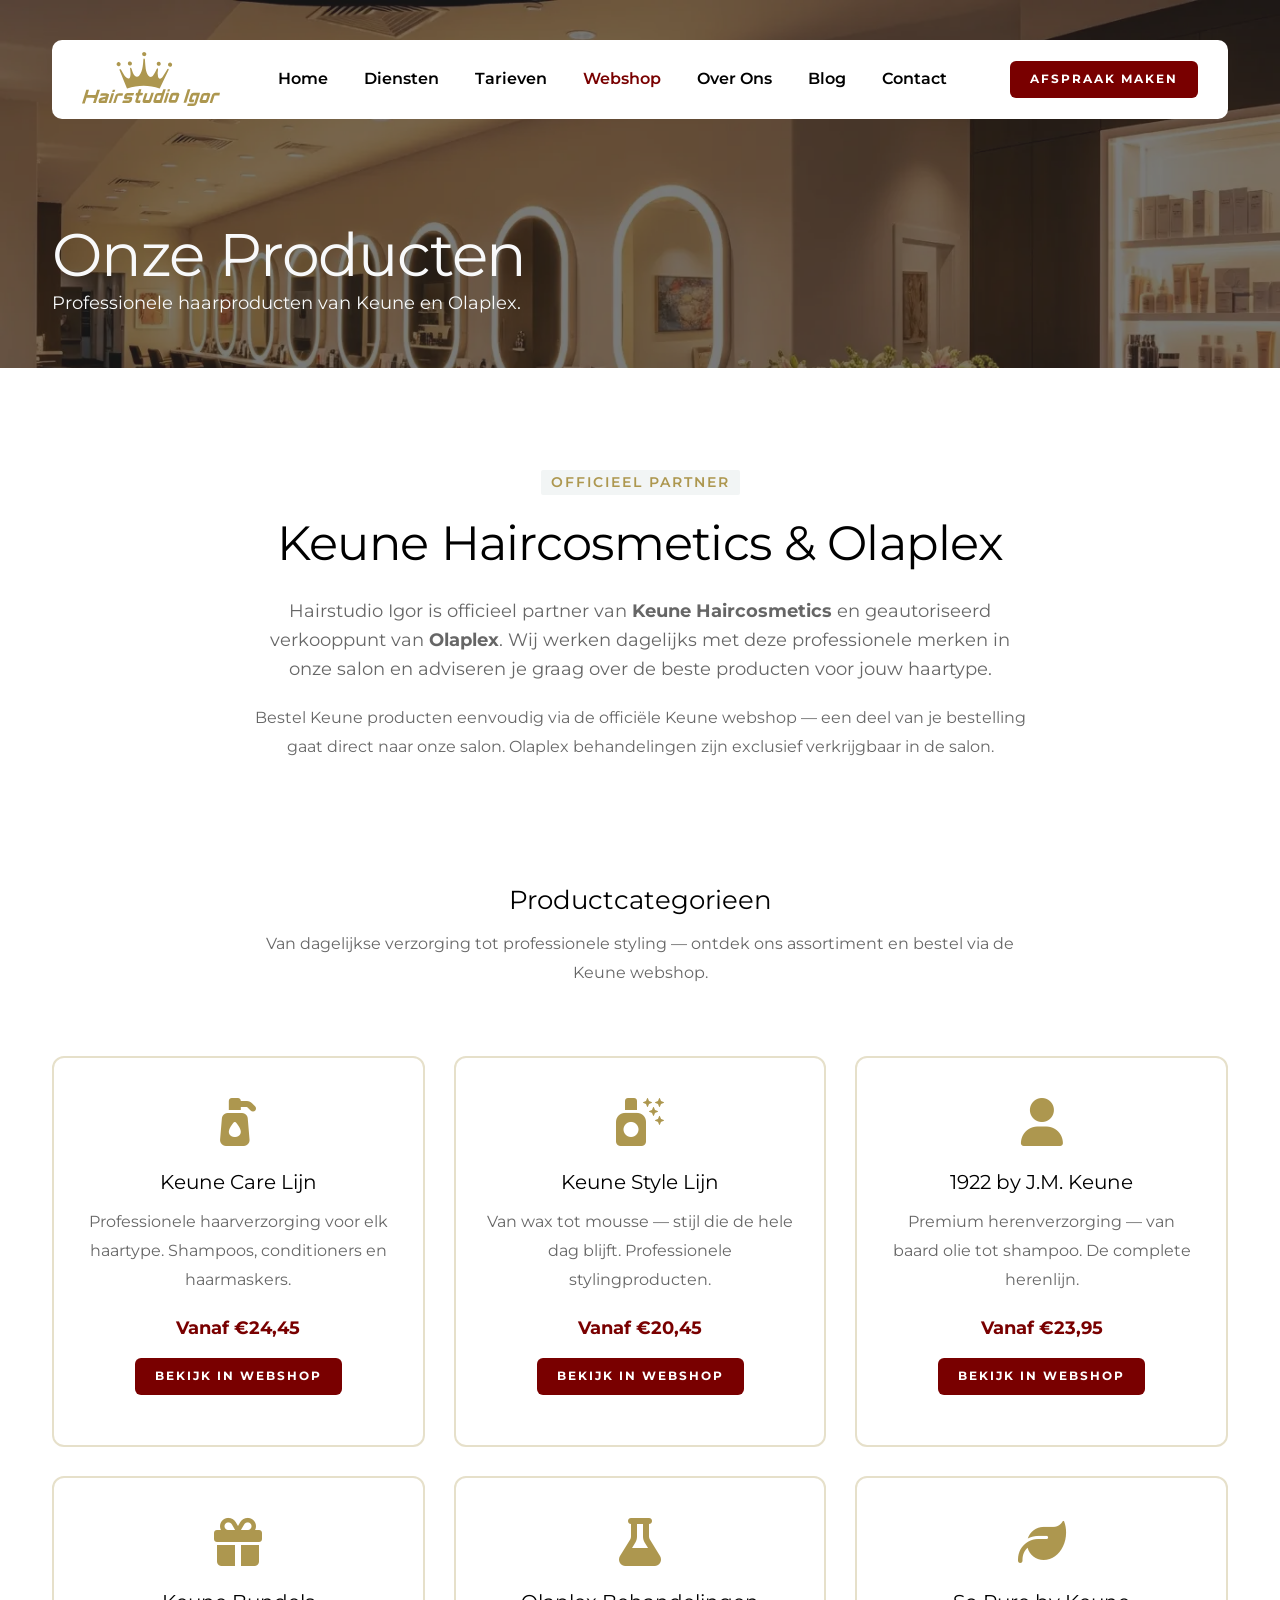
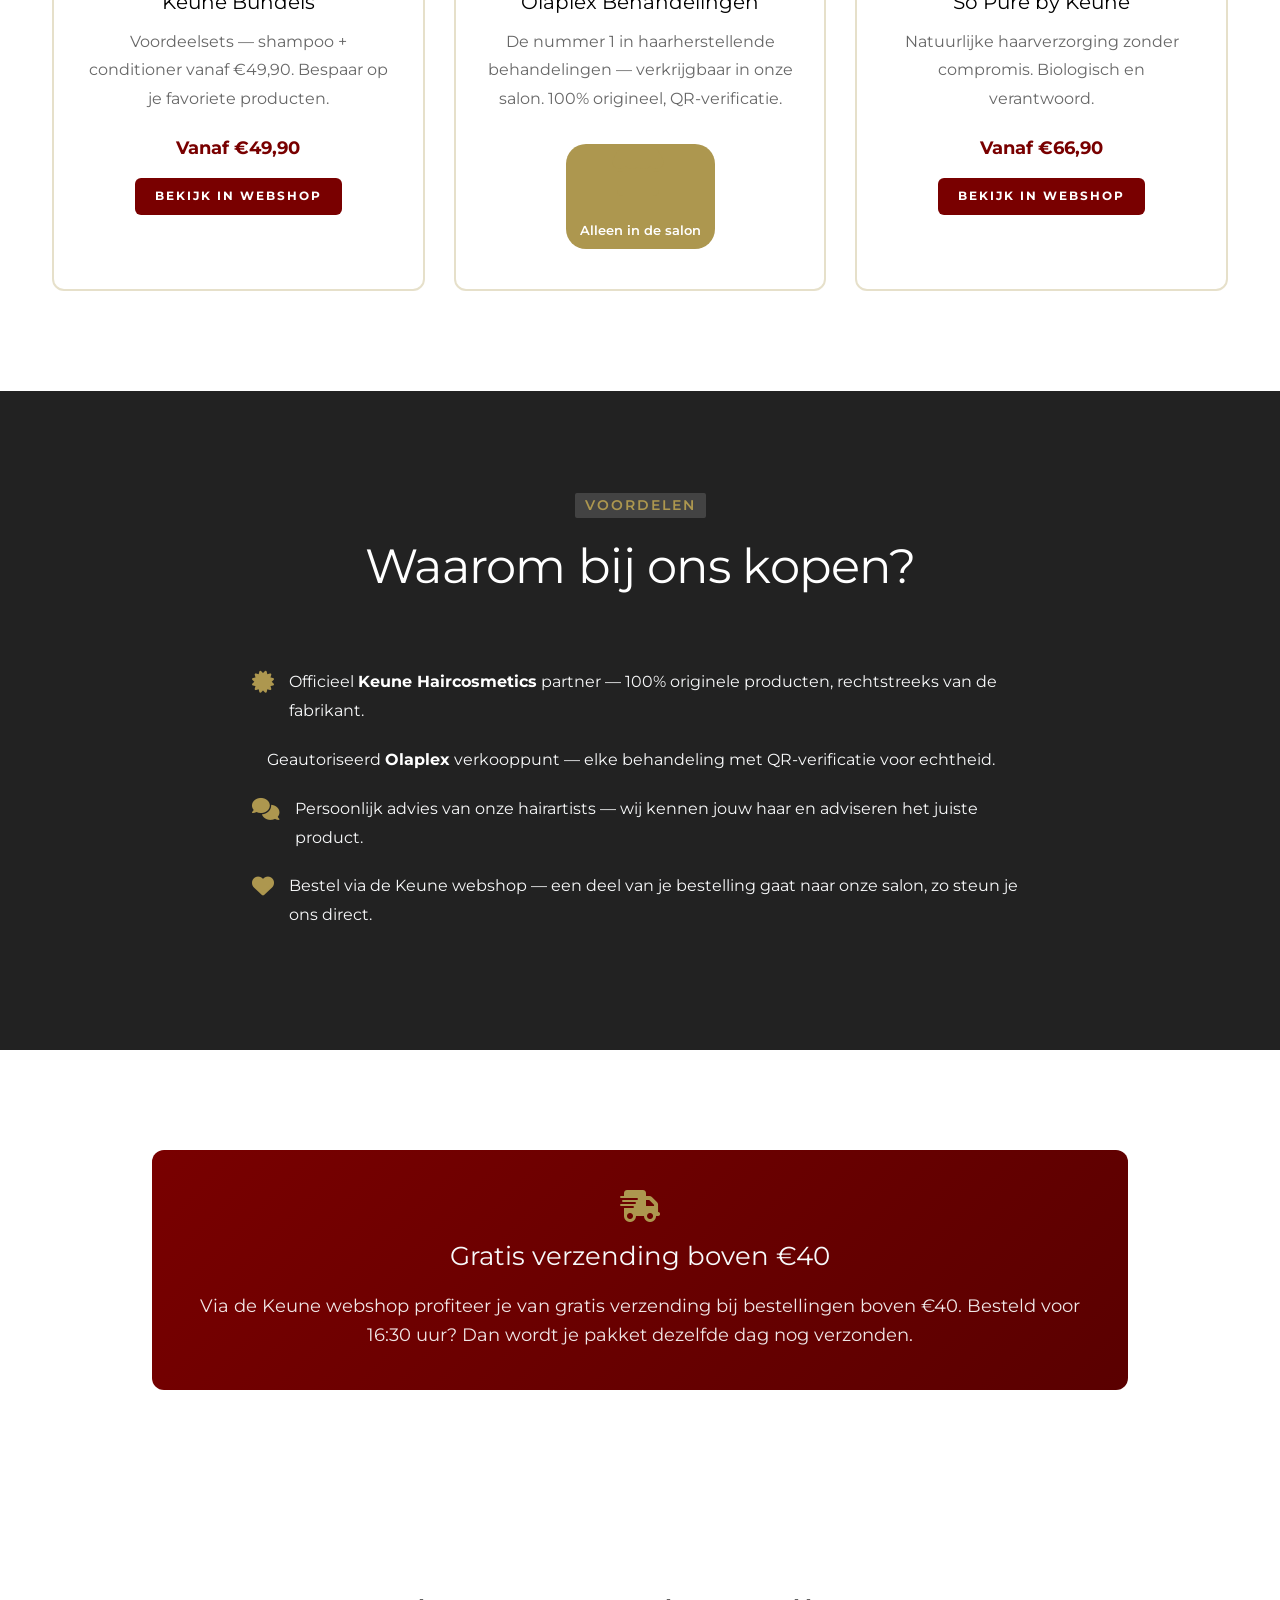
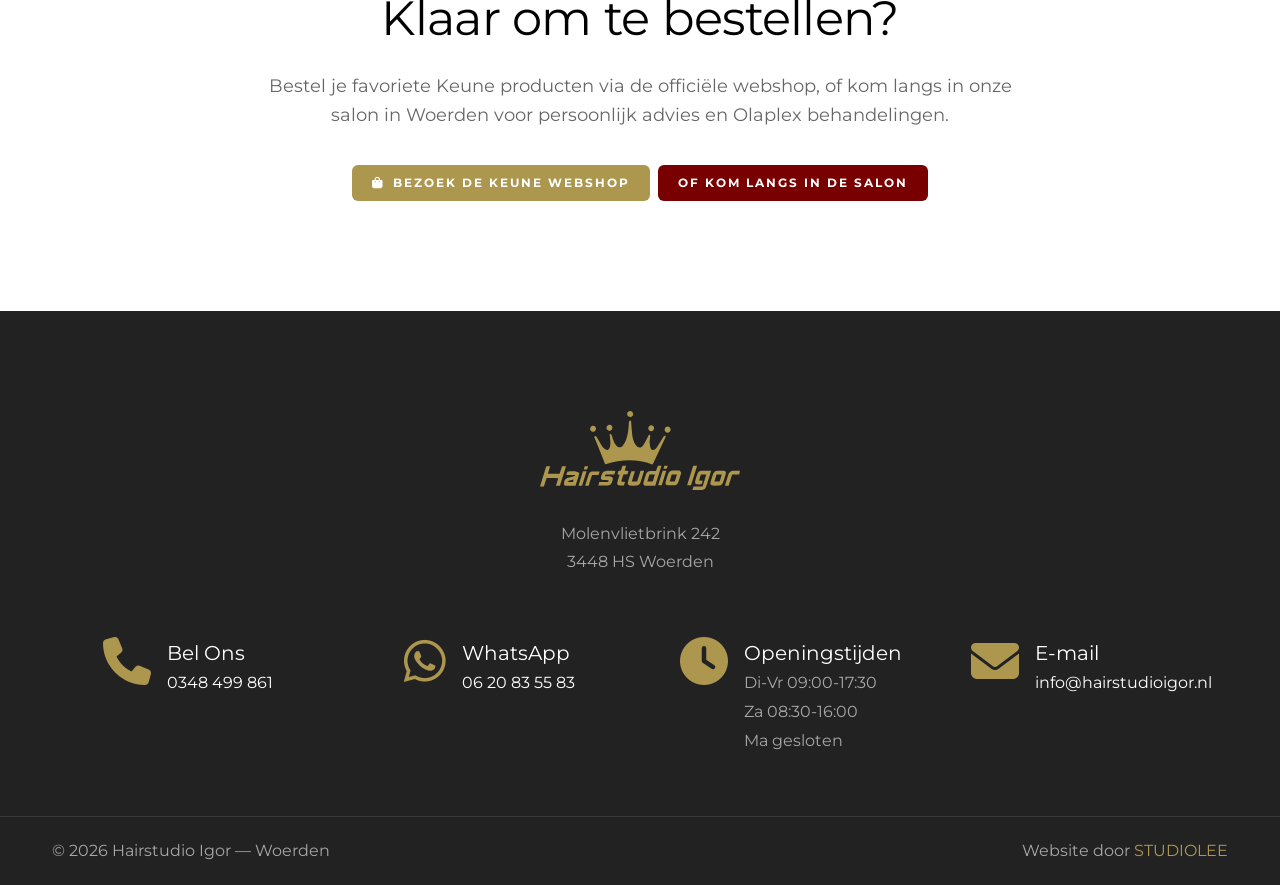
<file: webshop.html>
<!DOCTYPE html>
<html lang="nl">

<head>
    <title>Webshop — Hairstudio Igor | Keune & Olaplex Producten</title>
    <link rel="icon" href="images/icon.webp" type="image/gif" sizes="16x16">
    <meta content="text/html;charset=utf-8" http-equiv="Content-Type">
    <meta content="width=device-width, initial-scale=1.0" name="viewport">
    <meta content="Koop professionele haarproducten van Keune en Olaplex via Hairstudio Igor Woerden. Officieel Keune partner en geautoriseerd Olaplex verkooppunt. Bestel online of kom langs in de salon." name="description">
    <meta content="keune producten kopen, olaplex woerden, professionele haarproducten, keune webshop, hairstudio igor producten" name="keywords">
    <meta content="Hairstudio Igor" name="author">
    <meta property="og:title" content="Webshop — Hairstudio Igor | Keune & Olaplex Producten">
    <meta property="og:description" content="Professionele haarproducten van Keune en Olaplex. Bestel online via de Keune webshop of kom langs in onze salon in Woerden.">
    <meta property="og:type" content="website">
    <!-- CSS Files -->
    <link href="css/bootstrap.min.css" rel="stylesheet" type="text/css" id="bootstrap">
    <link href="css/plugins.css" rel="stylesheet" type="text/css">
    <link href="css/swiper.css" rel="stylesheet" type="text/css">
    <link href="css/style.css" rel="stylesheet" type="text/css">
    <link href="css/coloring.css" rel="stylesheet" type="text/css">
    <link href="css/datepicker.css" rel="stylesheet" type="text/css">
    <link id="colors" href="css/colors/scheme-01.css" rel="stylesheet" type="text/css">
    <link href="https://fonts.googleapis.com/css2?family=Montserrat:wght@300;400;500;600;700;800&display=swap" rel="stylesheet">
    <link href="fonts/fontawesome6/css/all.min.css" rel="stylesheet" type="text/css">
    <style>
        :root {
            --primary-color: #790000;
            --primary-color-rgb: 121, 0, 0;
            --secondary-color: #AD974F;
            --secondary-color-rgb: 173, 151, 79;
        }
        body, h1, h2, h3, h4, h5, h6, p, a, span, div, li, input, textarea, select, button, label {
            font-family: 'Montserrat', sans-serif !important;
        }
        .btn-main { background: #790000 !important; }
        .btn-main.btn-gold { background: #AD974F !important; }
        .id-color, .id-color i { color: #AD974F !important; }
        .text-gold { color: #AD974F !important; }
        .text-bordeaux { color: #790000 !important; }
        .bg-dark, .section-dark, .bg-dark-2 { background-color: #222222 !important; }
        .subtitle { color: #AD974F !important; text-transform: uppercase; letter-spacing: 2px; font-size: 14px; font-weight: 600; }
        .product-card { border: 2px solid rgba(173,151,79,0.3); border-radius: 12px; padding: 40px 30px; text-align: center; height: 100%; transition: all 0.3s ease; }
        .product-card:hover { border-color: #AD974F; transform: translateY(-5px); box-shadow: 0 10px 30px rgba(0,0,0,0.08); }
        .product-card i { font-size: 48px; color: #AD974F; margin-bottom: 20px; display: block; }
        .product-card h4 { margin-bottom: 10px; }
        .product-card .price { font-size: 18px; font-weight: 700; color: #790000; margin: 15px 0; }
        .product-card .badge-salon { display: inline-block; background: #AD974F; color: #fff; padding: 4px 14px; border-radius: 20px; font-size: 13px; font-weight: 600; margin-top: 10px; }
        .usp-item { display: flex; align-items: flex-start; margin-bottom: 20px; }
        .usp-item i { color: #AD974F; font-size: 22px; margin-right: 15px; margin-top: 3px; flex-shrink: 0; }
        .usp-item p { margin-bottom: 0; font-size: 16px; }
        .info-banner { background: linear-gradient(135deg, #790000, #5a0000); border-radius: 12px; padding: 40px; color: #fff; text-align: center; }
        .info-banner i { font-size: 32px; color: #AD974F; margin-bottom: 15px; }
        footer .subfooter { border-top: 1px solid rgba(255,255,255,0.1); padding: 20px 0; margin-top: 40px; }
        .studiolee-link { color: #AD974F; text-decoration: none; }
        .studiolee-link:hover { text-decoration: underline; }
    </style>
</head>

<body>

    <div id="wrapper">

        <div class="float-text show-on-scroll"><span><a href="#">Naar boven</a></span></div>
        <div class="scrollbar-v show-on-scroll"></div>
        <div id="de-loader"></div>

        <header class="transparent header-light header-float">
            <div class="container">
                <div class="row">
                    <div class="col-md-12">
                        <div class="header-inner">
                            <div class="de-flex">
                                <div class="de-flex-col">
                                    <div id="logo">
                                        <a href="index.html">
                                            <img class="logo-main" src="images/logo.svg" alt="Hairstudio Igor">
                                            <img class="logo-scroll" src="images/logo.svg" alt="Hairstudio Igor">
                                            <img class="logo-mobile" src="images/logo.svg" alt="Hairstudio Igor">
                                        </a>
                                    </div>
                                </div>
                                <div class="de-flex-col">
                                    <div class="de-flex-col header-col-mid">
                                        <ul id="mainmenu">
                                            <li><a class="menu-item" href="index.html">Home</a></li>
                                            <li><a class="menu-item" href="diensten.html">Diensten</a></li>
                                            <li><a class="menu-item" href="tarieven.html">Tarieven</a></li>
                                            <li><a class="menu-item active" href="webshop.html">Webshop</a></li>
                                            <li><a class="menu-item" href="over-ons.html">Over Ons</a></li>
                                            <li><a class="menu-item" href="blog.html">Blog</a></li>
                                            <li><a class="menu-item" href="contact.html">Contact</a></li>
                                        </ul>
                                    </div>
                                </div>
                                <div class="de-flex-col">
                                    <a class="btn-main fx-slide w-100" href="contact.html"><span>Afspraak Maken</span></a>
                                    <div class="menu_side_area"><span id="menu-btn"></span></div>
                                </div>
                            </div>
                        </div>
                    </div>
                </div>
            </div>
        </header>

        <!-- PAGE HEADER -->
        <section class="no-bottom relative overflow-hidden z-1000" data-bgimage="url(images/background/5.webp)">
            <div class="abs w-100 h-100 top-0" style="background: rgba(34,34,34,0.6);"></div>
            <div class="container relative z-2">
                <div class="spacer-double"></div>
                <div class="spacer-double"></div>
                <div class="row">
                    <div class="col-lg-8">
                        <h1 class="text-light mb-0">Onze Producten</h1>
                        <p class="text-light fs-18">Professionele haarproducten van Keune en Olaplex.</p>
                    </div>
                </div>
                <div class="spacer-single"></div>
            </div>
        </section>

        <!-- INTRO -->
        <section>
            <div class="container">
                <div class="row justify-content-center text-center">
                    <div class="col-lg-8">
                        <div class="subtitle">Officieel Partner</div>
                        <h2>Keune Haircosmetics & Olaplex</h2>
                        <p class="fs-18">Hairstudio Igor is officieel partner van <strong>Keune Haircosmetics</strong> en geautoriseerd verkooppunt van <strong>Olaplex</strong>. Wij werken dagelijks met deze professionele merken in onze salon en adviseren je graag over de beste producten voor jouw haartype.</p>
                        <p>Bestel Keune producten eenvoudig via de officiële Keune webshop — een deel van je bestelling gaat direct naar onze salon. Olaplex behandelingen zijn exclusief verkrijgbaar in de salon.</p>
                    </div>
                </div>
            </div>
        </section>

        <!-- PRODUCT CATEGORIES -->
        <section class="pt-0">
            <div class="container">
                <div class="row justify-content-center text-center mb-5">
                    <div class="col-lg-8">
                        <h3>Productcategorieen</h3>
                        <p>Van dagelijkse verzorging tot professionele styling — ontdek ons assortiment en bestel via de Keune webshop.</p>
                    </div>
                </div>
                <div class="row g-4">
                    <div class="col-lg-4 col-md-6">
                        <div class="product-card">
                            <i class="fa-solid fa-pump-soap"></i>
                            <h4>Keune Care Lijn</h4>
                            <p>Professionele haarverzorging voor elk haartype. Shampoos, conditioners en haarmaskers.</p>
                            <div class="price">Vanaf &euro;24,45</div>
                            <a class="btn-main fx-slide" href="https://www.keune.com/hairstudioigor/" target="_blank" rel="noopener"><span>Bekijk in webshop</span></a>
                        </div>
                    </div>
                    <div class="col-lg-4 col-md-6">
                        <div class="product-card">
                            <i class="fa-solid fa-spray-can-sparkles"></i>
                            <h4>Keune Style Lijn</h4>
                            <p>Van wax tot mousse — stijl die de hele dag blijft. Professionele stylingproducten.</p>
                            <div class="price">Vanaf &euro;20,45</div>
                            <a class="btn-main fx-slide" href="https://www.keune.com/hairstudioigor/" target="_blank" rel="noopener"><span>Bekijk in webshop</span></a>
                        </div>
                    </div>
                    <div class="col-lg-4 col-md-6">
                        <div class="product-card">
                            <i class="fa-solid fa-user"></i>
                            <h4>1922 by J.M. Keune</h4>
                            <p>Premium herenverzorging — van baard olie tot shampoo. De complete herenlijn.</p>
                            <div class="price">Vanaf &euro;23,95</div>
                            <a class="btn-main fx-slide" href="https://www.keune.com/hairstudioigor/" target="_blank" rel="noopener"><span>Bekijk in webshop</span></a>
                        </div>
                    </div>
                    <div class="col-lg-4 col-md-6">
                        <div class="product-card">
                            <i class="fa-solid fa-gift"></i>
                            <h4>Keune Bundels</h4>
                            <p>Voordeelsets — shampoo + conditioner vanaf &euro;49,90. Bespaar op je favoriete producten.</p>
                            <div class="price">Vanaf &euro;49,90</div>
                            <a class="btn-main fx-slide" href="https://www.keune.com/hairstudioigor/" target="_blank" rel="noopener"><span>Bekijk in webshop</span></a>
                        </div>
                    </div>
                    <div class="col-lg-4 col-md-6">
                        <div class="product-card">
                            <i class="fa-solid fa-flask"></i>
                            <h4>Olaplex Behandelingen</h4>
                            <p>De nummer 1 in haarherstellende behandelingen — verkrijgbaar in onze salon. 100% origineel, QR-verificatie.</p>
                            <span class="badge-salon"><i class="fa-solid fa-store me-1"></i> Alleen in de salon</span>
                        </div>
                    </div>
                    <div class="col-lg-4 col-md-6">
                        <div class="product-card">
                            <i class="fa-solid fa-leaf"></i>
                            <h4>So Pure by Keune</h4>
                            <p>Natuurlijke haarverzorging zonder compromis. Biologisch en verantwoord.</p>
                            <div class="price">Vanaf &euro;66,90</div>
                            <a class="btn-main fx-slide" href="https://www.keune.com/hairstudioigor/" target="_blank" rel="noopener"><span>Bekijk in webshop</span></a>
                        </div>
                    </div>
                </div>
            </div>
        </section>

        <!-- WAAROM BIJ ONS KOPEN -->
        <section class="bg-dark section-dark text-light">
            <div class="container">
                <div class="row justify-content-center">
                    <div class="col-lg-6 text-center mb-5">
                        <div class="subtitle s2 text-gold">Voordelen</div>
                        <h2>Waarom bij ons kopen?</h2>
                    </div>
                </div>
                <div class="row justify-content-center">
                    <div class="col-lg-8">
                        <div class="usp-item">
                            <i class="fa-solid fa-certificate"></i>
                            <p class="text-light">Officieel <strong>Keune Haircosmetics</strong> partner — 100% originele producten, rechtstreeks van de fabrikant.</p>
                        </div>
                        <div class="usp-item">
                            <i class="fa-solid fa-shield-check"></i>
                            <p class="text-light">Geautoriseerd <strong>Olaplex</strong> verkooppunt — elke behandeling met QR-verificatie voor echtheid.</p>
                        </div>
                        <div class="usp-item">
                            <i class="fa-solid fa-comments"></i>
                            <p class="text-light">Persoonlijk advies van onze hairartists — wij kennen jouw haar en adviseren het juiste product.</p>
                        </div>
                        <div class="usp-item">
                            <i class="fa-solid fa-heart"></i>
                            <p class="text-light">Bestel via de Keune webshop — een deel van je bestelling gaat naar onze salon, zo steun je ons direct.</p>
                        </div>
                    </div>
                </div>
            </div>
        </section>

        <!-- INFO BANNER -->
        <section>
            <div class="container">
                <div class="row justify-content-center">
                    <div class="col-lg-10">
                        <div class="info-banner">
                            <i class="fa-solid fa-truck-fast"></i>
                            <h3 class="text-light mb-3">Gratis verzending boven &euro;40</h3>
                            <p class="fs-18 mb-0" style="opacity: 0.9;">Via de Keune webshop profiteer je van gratis verzending bij bestellingen boven &euro;40. Besteld voor 16:30 uur? Dan wordt je pakket dezelfde dag nog verzonden.</p>
                        </div>
                    </div>
                </div>
            </div>
        </section>

        <!-- CTA -->
        <section>
            <div class="container">
                <div class="row justify-content-center text-center">
                    <div class="col-lg-8">
                        <h2>Klaar om te bestellen?</h2>
                        <p class="fs-18">Bestel je favoriete Keune producten via de officiële webshop, of kom langs in onze salon in Woerden voor persoonlijk advies en Olaplex behandelingen.</p>
                        <div class="spacer-half"></div>
                        <a class="btn-main btn-gold fx-slide" href="https://www.keune.com/hairstudioigor/" target="_blank" rel="noopener"><span><i class="fa-solid fa-shopping-bag me-2"></i>Bezoek de Keune Webshop</span></a>&nbsp;
                        <a class="btn-main fx-slide" href="contact.html"><span>Of kom langs in de salon</span></a>
                    </div>
                </div>
            </div>
        </section>

    </div>

    <!-- footer -->
    <footer class="section-dark">
        <div class="container">
            <div class="row gx-5 justify-content-center">
                <div class="col-lg-8">
                    <div class="text-center">
                        <img src="images/logo.svg" class="w-200px" alt="Hairstudio Igor">
                        <div class="spacer-single"></div>
                        <div class="fs-16">Molenvlietbrink 242<br>3448 HS Woerden</div>
                    </div>
                </div>
            </div>
            <div class="spacer-double"></div>
            <div class="row g-4">
                <div class="col-lg-3 col-md-6 mb-sm-30">
                    <div class="d-flex justify-content-center">
                        <i class="fs-48 text-gold fa-solid fa-phone"></i>
                        <div class="ms-3"><h4 class="mb-0">Bel Ons</h4><p><a href="tel:0348499861" class="text-white">0348 499 861</a></p></div>
                    </div>
                </div>
                <div class="col-lg-3 col-md-6 mb-sm-30">
                    <div class="d-flex justify-content-center">
                        <i class="fs-48 text-gold fa-brands fa-whatsapp"></i>
                        <div class="ms-3"><h4 class="mb-0">WhatsApp</h4><p><a href="https://wa.me/31620835583" class="text-white">06 20 83 55 83</a></p></div>
                    </div>
                </div>
                <div class="col-lg-3 col-md-6 mb-sm-30">
                    <div class="d-flex justify-content-center">
                        <i class="fs-48 text-gold fa-solid fa-clock"></i>
                        <div class="ms-3"><h4 class="mb-0">Openingstijden</h4><p>Di-Vr 09:00-17:30<br>Za 08:30-16:00<br>Ma gesloten</p></div>
                    </div>
                </div>
                <div class="col-lg-3 col-md-6 mb-sm-30">
                    <div class="d-flex justify-content-center">
                        <i class="fs-48 text-gold fa-solid fa-envelope"></i>
                        <div class="ms-3"><h4 class="mb-0">E-mail</h4><p><a href="mailto:info@hairstudioigor.nl" class="text-white">info@hairstudioigor.nl</a></p></div>
                    </div>
                </div>
            </div>
        </div>
        <div class="subfooter">
            <div class="container">
                <div class="row">
                    <div class="col-md-6">&copy; 2026 Hairstudio Igor — Woerden</div>
                    <div class="col-md-6 text-md-end">
                        Website door <a href="https://www.studiolee.nl" target="_blank" class="studiolee-link">STUDIOLEE</a>
                    </div>
                </div>
            </div>
        </div>
    </footer>

    <script src="js/vendors.js"></script>
    <script src="js/designesia.js"></script>

</body>

</html>
</file>
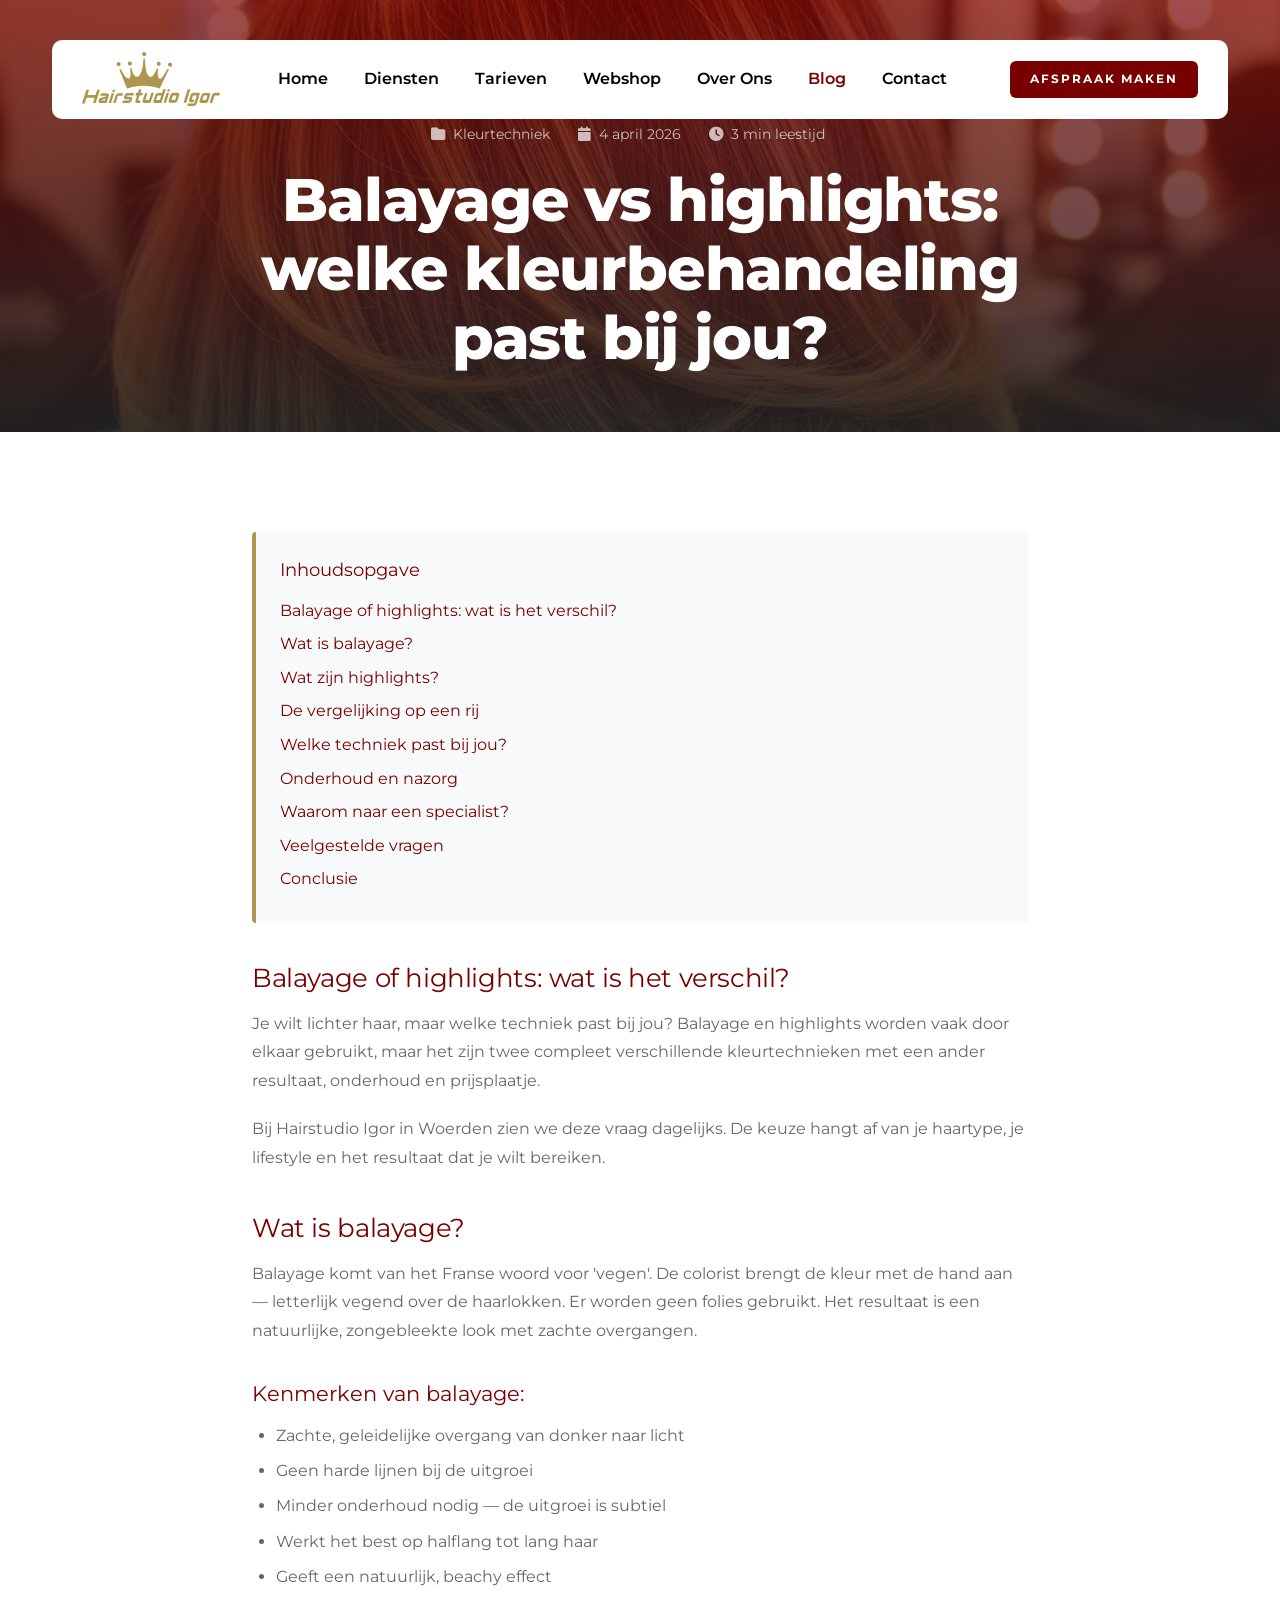
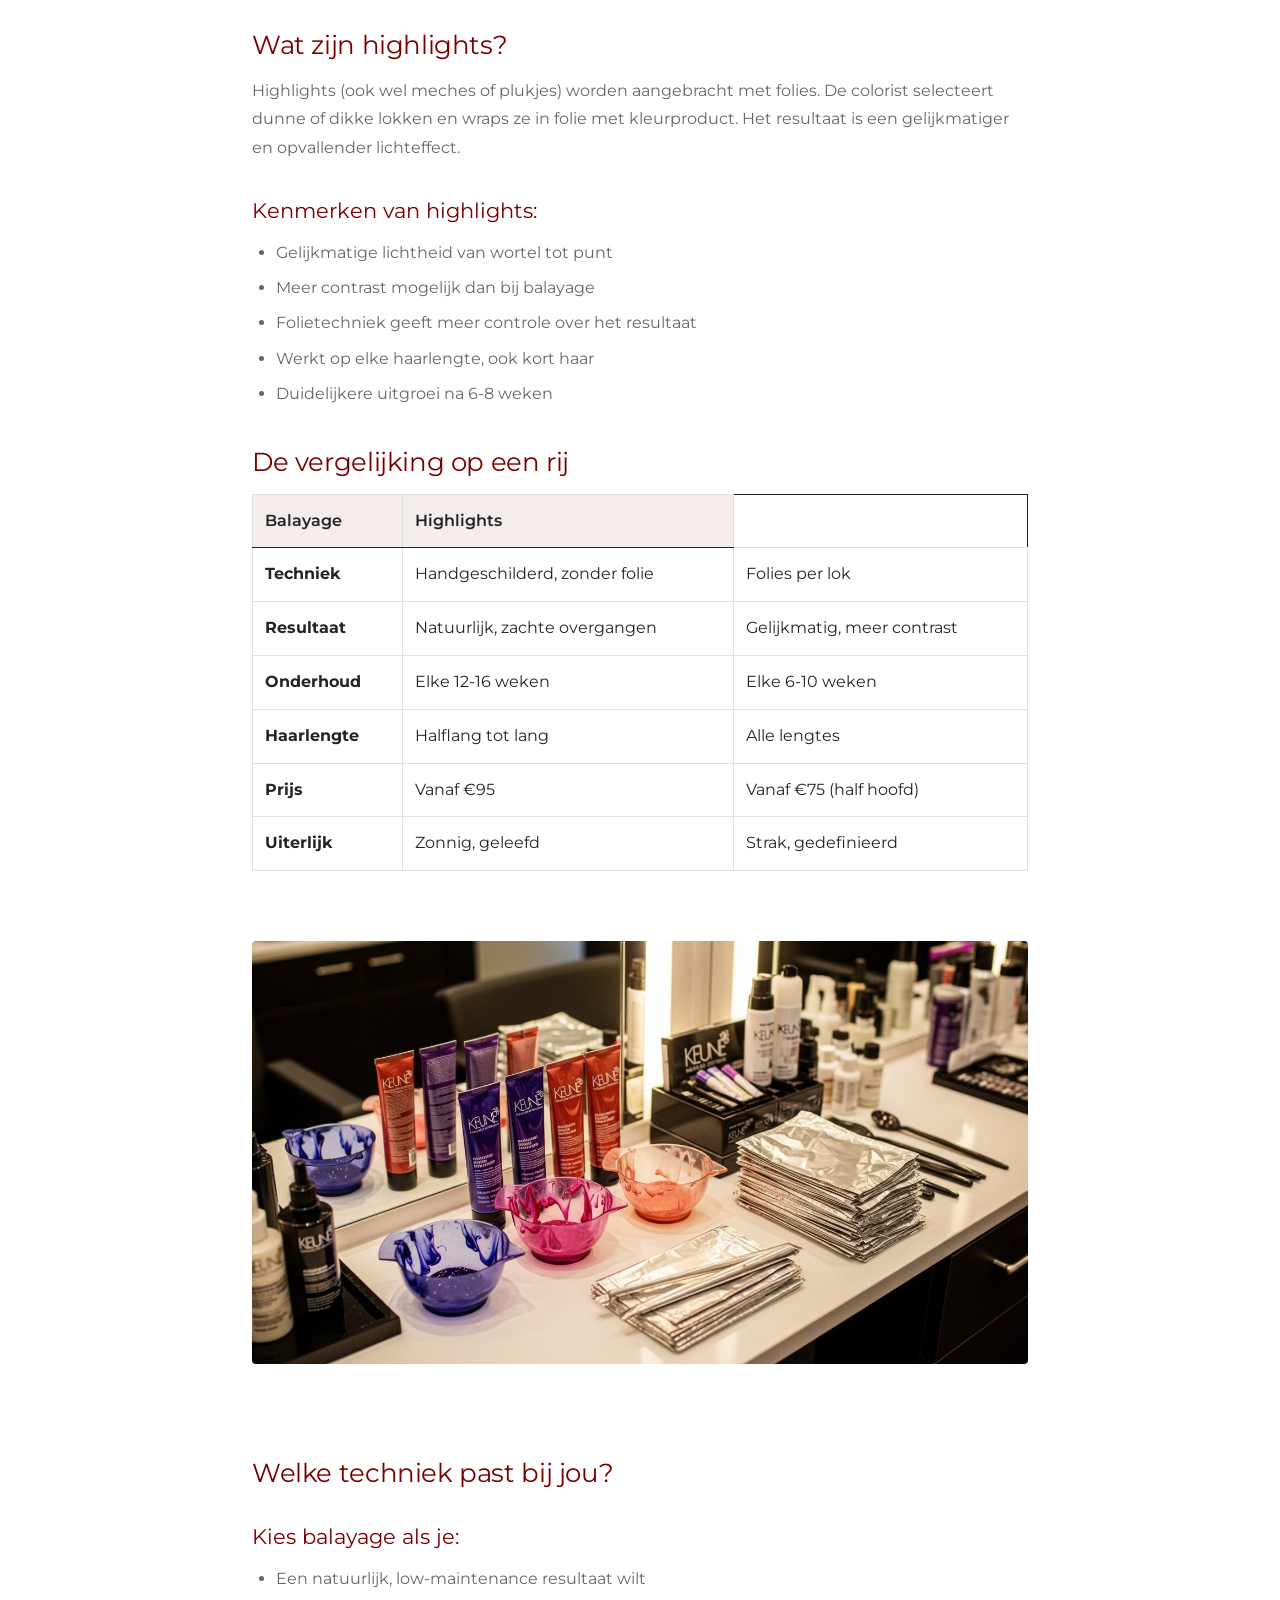
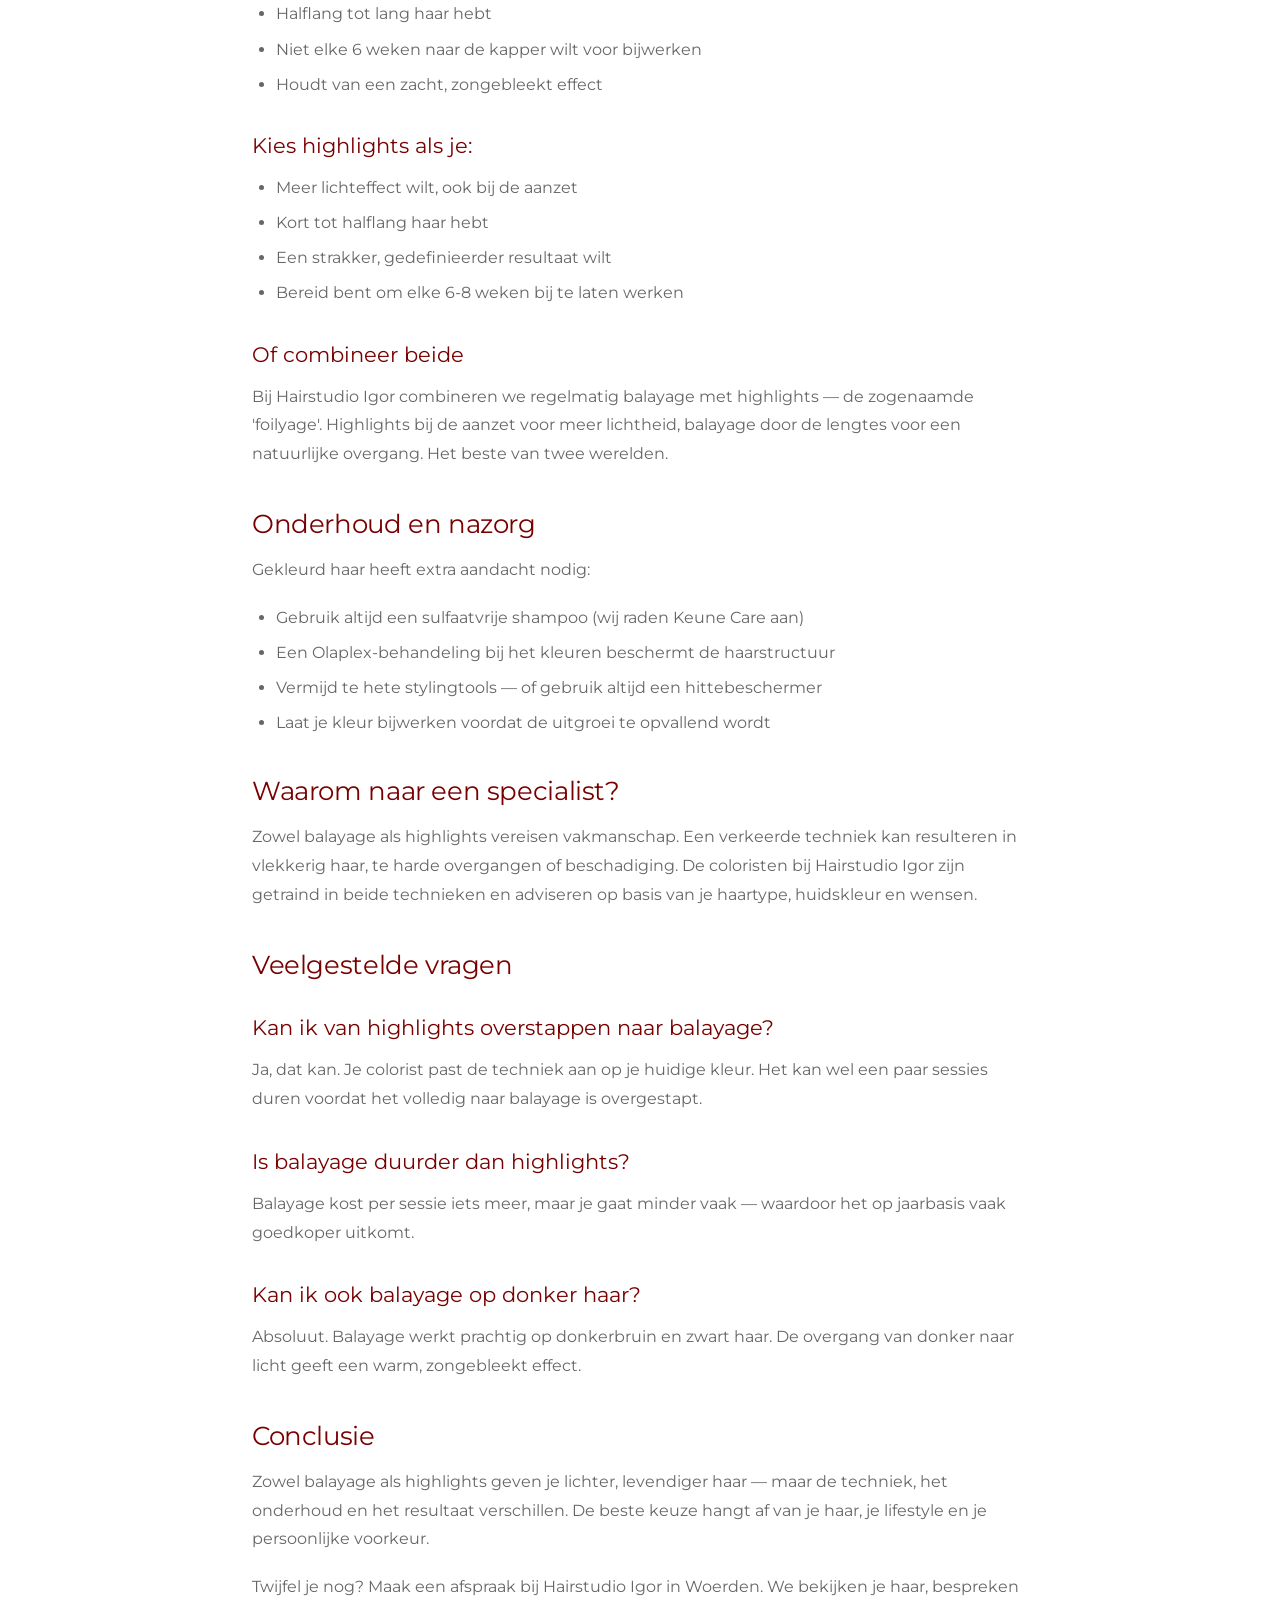
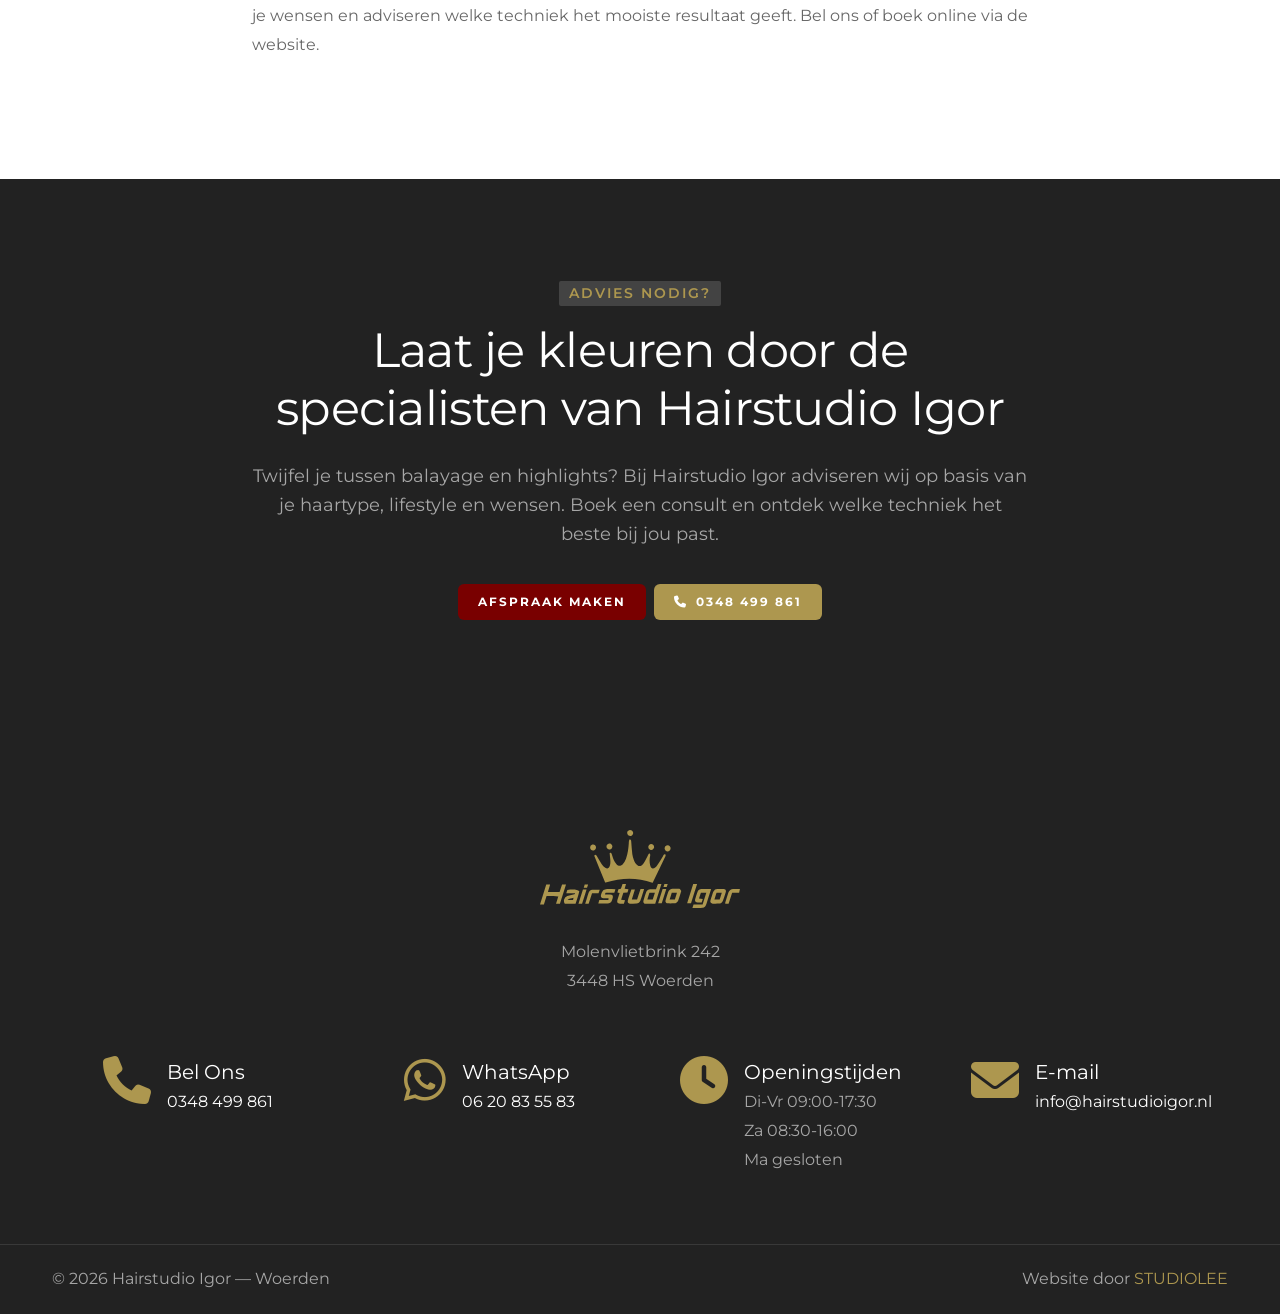
<file: blog/balayage-vs-highlights-verschil.html>
<!DOCTYPE html>
<html lang="nl">

<head>
    <title>Balayage vs highlights: welke kleurbehandeling past bij jou? | Hairstudio Igor</title>
    <link rel="icon" href="../images/icon.webp" type="image/gif" sizes="16x16">
    <meta content="text/html;charset=utf-8" http-equiv="Content-Type">
    <meta content="width=device-width, initial-scale=1.0" name="viewport">
    <meta content="Twijfel je tussen balayage en highlights? Ontdek de verschillen in techniek, onderhoud en resultaat. Advies van Hairstudio Igor Woerden." name="description">
    <meta content="kleurtechniek, balayage, highlights, balayage vs highlights verschil" name="keywords">
    <meta content="Hairstudio Igor" name="author">
    <!-- Open Graph -->
    <meta property="og:title" content="Balayage vs highlights: welke kleurbehandeling past bij jou?">
    <meta property="og:description" content="Twijfel je tussen balayage en highlights? Ontdek de verschillen in techniek, onderhoud en resultaat. Advies van Hairstudio Igor Woerden.">
    <meta property="og:type" content="article">
    <meta property="og:url" content="https://www.hairstudioigor.nl/blog/balayage-vs-highlights-verschil.html">
    <meta property="og:image" content="https://www.hairstudioigor.nl/images/blog/balayage-vs-highlights-verschil.jpg">
    <!-- CSS Files -->
    <link href="../css/bootstrap.min.css" rel="stylesheet" type="text/css" id="bootstrap">
    <link href="../css/plugins.css" rel="stylesheet" type="text/css">
    <link href="../css/swiper.css" rel="stylesheet" type="text/css">
    <link href="../css/style.css" rel="stylesheet" type="text/css">
    <link href="../css/coloring.css" rel="stylesheet" type="text/css">
    <link href="../css/swiper-custom-1.css" rel="stylesheet" type="text/css">
    <link href="../css/datepicker.css" rel="stylesheet" type="text/css">
    <link id="colors" href="../css/colors/scheme-01.css" rel="stylesheet" type="text/css">
    <link href="https://fonts.googleapis.com/css2?family=Montserrat:wght@300;400;500;600;700;800&display=swap" rel="stylesheet">
    <link href="../fonts/fontawesome6/css/all.min.css" rel="stylesheet" type="text/css">
    <style>
        :root {
            --primary-color: #790000;
            --primary-color-rgb: 121, 0, 0;
            --secondary-color: #AD974F;
            --secondary-color-rgb: 173, 151, 79;
        }
        body, h1, h2, h3, h4, h5, h6, p, a, span, div, li, input, textarea, select, button, label {
            font-family: 'Montserrat', sans-serif !important;
        }
        .btn-main { background: #790000 !important; }
        .btn-main.btn-gold { background: #AD974F !important; }
        .btn-main.btn-line { border-color: #AD974F !important; color: #AD974F !important; background: transparent !important; }
        .btn-main.btn-line:hover { background: #AD974F !important; color: #fff !important; }
        .id-color, .id-color i { color: #AD974F !important; }
        .bg-gold { background-color: #AD974F !important; }
        .bg-bordeaux { background-color: #790000 !important; }
        .text-gold { color: #AD974F !important; }
        .text-bordeaux { color: #790000 !important; }
        .bg-dark, .section-dark, .bg-dark-2 { background-color: #222222 !important; }
        .subtitle { color: #AD974F !important; text-transform: uppercase; letter-spacing: 2px; font-size: 14px; font-weight: 600; }
        .studiolee-link { color: #AD974F; text-decoration: none; }
        .studiolee-link:hover { text-decoration: underline; }

        /* Blog-specific styles */
        .blog-article h2 { font-size: 1.6rem; margin-top: 2.5rem; margin-bottom: 1rem; color: #790000; }
        .blog-article h3 { font-size: 1.3rem; margin-top: 2rem; margin-bottom: 0.8rem; color: #790000; }
        .blog-article p { line-height: 1.8; margin-bottom: 1.2rem; }
        .blog-article ul, .blog-article ol { margin-bottom: 1.5rem; padding-left: 1.5rem; }
        .blog-article li { margin-bottom: 0.5rem; line-height: 1.7; }
        .blog-article .faq-item { margin-bottom: 1.5rem; }
        .blog-article .faq-item h3 { color: #AD974F; font-size: 1.15rem; }
        .blog-hero { background: linear-gradient(rgba(121,0,0,0.7), rgba(34,34,34,0.85)), url('../images/blog/balayage-vs-highlights-verschil.jpg') center/cover no-repeat; min-height: 400px; display: flex; align-items: center; }
        .blog-meta { color: rgba(255,255,255,0.7); font-size: 0.9rem; }
        .blog-meta span { margin-right: 1.5rem; }
        .toc-box { background: #f8f9fa; border-left: 4px solid #AD974F; padding: 1.5rem; margin-bottom: 2rem; border-radius: 4px; }
        .toc-box h4 { font-size: 1.1rem; margin-bottom: 0.8rem; color: #790000; }
        .toc-box ul { list-style: none; padding-left: 0; margin-bottom: 0; }
        .toc-box li { margin-bottom: 0.4rem; }
        .toc-box a { color: #790000; text-decoration: none; }
        .toc-box a:hover { color: #AD974F; }
        .highlight-box { background: linear-gradient(135deg, rgba(173, 151, 79,0.08), rgba(121, 0, 0,0.05)); border: 1px solid rgba(173, 151, 79,0.3); padding: 1.5rem; border-radius: 8px; margin: 1.5rem 0; }
        .table-responsive table { width: 100%; }
        .table-responsive th { background: rgba(121, 0, 0,0.08); font-weight: 600; }
        .table-responsive td, .table-responsive th { padding: 0.75rem; border: 1px solid #dee2e6; }
    </style>

    <script type="application/ld+json">
    {
        "@context": "https://schema.org",
        "@type": "FAQPage",
        "mainEntity": [
                {
                        "@type": "Question",
                        "name": "Kan ik van highlights overstappen naar balayage?",
                        "acceptedAnswer": {
                                "@type": "Answer",
                                "text": "Ja, dat kan. Je colorist past de techniek aan op je huidige kleur. Het kan wel een paar sessies duren voordat het volledig naar balayage is overgestapt."
                        }
                },
                {
                        "@type": "Question",
                        "name": "Is balayage duurder dan highlights?",
                        "acceptedAnswer": {
                                "@type": "Answer",
                                "text": "Balayage kost per sessie iets meer, maar je gaat minder vaak -- waardoor het op jaarbasis vaak goedkoper uitkomt."
                        }
                },
                {
                        "@type": "Question",
                        "name": "Kan ik ook balayage op donker haar?",
                        "acceptedAnswer": {
                                "@type": "Answer",
                                "text": "Absoluut. Balayage werkt prachtig op donkerbruin en zwart haar. De overgang van donker naar licht geeft een warm, zongebleekt effect."
                        }
                },
                {
                        "@type": "Question",
                        "name": "Kan ik ook balayage op donker haar?",
                        "acceptedAnswer": {
                                "@type": "Answer",
                                "text": "Absoluut. Balayage werkt prachtig op donkerbruin en zwart haar. De overgang van donker naar licht geeft een warm, zongebleekt effect."
                        }
                }
        ]
}
    </script>

    <script type="application/ld+json">
    {
        "@context": "https://schema.org",
        "@type": "Article",
        "headline": "Balayage vs highlights: welke kleurbehandeling past bij jou?",
        "description": "Twijfel je tussen balayage en highlights? Ontdek de verschillen in techniek, onderhoud en resultaat. Advies van Hairstudio Igor Woerden.",
        "image": "https://www.hairstudioigor.nl/images/blog/balayage-vs-highlights-verschil.jpg",
        "author": {
                "@type": "Organization",
                "name": "Hairstudio Igor",
                "url": "https://www.hairstudioigor.nl"
        },
        "publisher": {
                "@type": "Organization",
                "name": "Hairstudio Igor",
                "logo": {
                        "@type": "ImageObject",
                        "url": "https://www.hairstudioigor.nl/images/logo.svg"
                }
        },
        "datePublished": "2026-04-04",
        "dateModified": "2026-04-04"
}
    </script>
</head>

<body>

    <div id="wrapper">

        <div class="float-text show-on-scroll"><span><a href="#">Naar boven</a></span></div>
        <div class="scrollbar-v show-on-scroll"></div>
        <div id="de-loader"></div>

        <header class="transparent header-light header-float">
            <div class="container">
                <div class="row">
                    <div class="col-md-12">
                        <div class="header-inner">
                            <div class="de-flex">
                                <div class="de-flex-col">
                                    <div id="logo">
                                        <a href="../index.html">
                                            <img class="logo-main" src="../images/logo.svg" alt="Hairstudio Igor">
                                            <img class="logo-scroll" src="../images/logo.svg" alt="Hairstudio Igor">
                                            <img class="logo-mobile" src="../images/logo.svg" alt="Hairstudio Igor">
                                        </a>
                                    </div>
                                </div>
                                <div class="de-flex-col">
                                    <div class="de-flex-col header-col-mid">
                                        <ul id="mainmenu">
                                            <li><a class="menu-item" href="../index.html">Home</a></li>
                                            <li><a class="menu-item" href="../diensten.html">Diensten</a></li>
                                            <li><a class="menu-item" href="../tarieven.html">Tarieven</a></li>
                                            <li><a class="menu-item" href="../webshop.html">Webshop</a></li>
                                            <li><a class="menu-item" href="../over-ons.html">Over Ons</a></li>
                                            <li><a class="menu-item active" href="../blog.html">Blog</a></li>
                                            <li><a class="menu-item" href="../contact.html">Contact</a></li>
                                        </ul>
                                    </div>
                                </div>
                                <div class="de-flex-col">
                                    <a class="btn-main fx-slide w-100" href="../contact.html"><span>Afspraak Maken</span></a>
                                    <div class="menu_side_area"><span id="menu-btn"></span></div>
                                </div>
                            </div>
                        </div>
                    </div>
                </div>
            </div>
        </header>

        <!-- HERO SECTION -->
        <section class="blog-hero text-light no-top no-bottom">
            <div class="container">
                <div class="spacer-double"></div>
                <div class="spacer-double"></div>
                <div class="row justify-content-center">
                    <div class="col-lg-8 text-center">
                        <div class="blog-meta mb-3">
                            <span><i class="fa-solid fa-folder me-1"></i> Kleurtechniek</span>
                            <span><i class="fa-solid fa-calendar me-1"></i> 4 april 2026</span>
                            <span><i class="fa-solid fa-clock me-1"></i> 3 min leestijd</span>
                        </div>
                        <h1 class="mb-0" style="font-weight: 800;">Balayage vs highlights: welke kleurbehandeling past bij jou?</h1>
                    </div>
                </div>
                <div class="spacer-double"></div>
            </div>
        </section>

        <!-- ARTICLE BODY -->
        <section>
            <div class="container">
                <div class="row justify-content-center">
                    <div class="col-lg-8 blog-article">

                        <div class="toc-box">
                            <h4>Inhoudsopgave</h4>
                            <ul>
                                <li><a href="#balayage-of-highlights-wat-is-het-verschil">Balayage of highlights: wat is het verschil?</a></li>
                                <li><a href="#wat-is-balayage">Wat is balayage?</a></li>
                                <li><a href="#wat-zijn-highlights">Wat zijn highlights?</a></li>
                                <li><a href="#de-vergelijking-op-een-rij">De vergelijking op een rij</a></li>
                                <li><a href="#welke-techniek-past-bij-jou">Welke techniek past bij jou?</a></li>
                                <li><a href="#onderhoud-en-nazorg">Onderhoud en nazorg</a></li>
                                <li><a href="#waarom-naar-een-specialist">Waarom naar een specialist?</a></li>
                                <li><a href="#veelgestelde-vragen">Veelgestelde vragen</a></li>
                                <li><a href="#conclusie">Conclusie</a></li>
                            </ul>
                        </div>

                        <h2 id="balayage-of-highlights-wat-is-het-verschil">Balayage of highlights: wat is het verschil?</h2>
                        <p>Je wilt lichter haar, maar welke techniek past bij jou? Balayage en highlights worden vaak door elkaar gebruikt, maar het zijn twee compleet verschillende kleurtechnieken met een ander resultaat, onderhoud en prijsplaatje.</p>
                        <p>Bij Hairstudio Igor in Woerden zien we deze vraag dagelijks. De keuze hangt af van je haartype, je lifestyle en het resultaat dat je wilt bereiken.</p>
                        <h2 id="wat-is-balayage">Wat is balayage?</h2>
                        <p>Balayage komt van het Franse woord voor 'vegen'. De colorist brengt de kleur met de hand aan &mdash; letterlijk vegend over de haarlokken. Er worden geen folies gebruikt. Het resultaat is een natuurlijke, zongebleekte look met zachte overgangen.</p>
                        <h3 id="kenmerken-van-balayage">Kenmerken van balayage:</h3>
                        <ul>
                            <li>Zachte, geleidelijke overgang van donker naar licht</li>
                            <li>Geen harde lijnen bij de uitgroei</li>
                            <li>Minder onderhoud nodig &mdash; de uitgroei is subtiel</li>
                            <li>Werkt het best op halflang tot lang haar</li>
                            <li>Geeft een natuurlijk, beachy effect</li>
                        </ul>
                        <h2 id="wat-zijn-highlights">Wat zijn highlights?</h2>
                        <p>Highlights (ook wel meches of plukjes) worden aangebracht met folies. De colorist selecteert dunne of dikke lokken en wraps ze in folie met kleurproduct. Het resultaat is een gelijkmatiger en opvallender lichteffect.</p>
                        <h3 id="kenmerken-van-highlights">Kenmerken van highlights:</h3>
                        <ul>
                            <li>Gelijkmatige lichtheid van wortel tot punt</li>
                            <li>Meer contrast mogelijk dan bij balayage</li>
                            <li>Folietechniek geeft meer controle over het resultaat</li>
                            <li>Werkt op elke haarlengte, ook kort haar</li>
                            <li>Duidelijkere uitgroei na 6-8 weken</li>
                        </ul>
                        <h2 id="de-vergelijking-op-een-rij">De vergelijking op een rij</h2>
                        <div class="table-responsive mb-4"><table class="table table-bordered"><thead><tr><th>Balayage</th><th>Highlights</th></tr></thead><tbody><tr><td><strong>Techniek</strong></td><td>Handgeschilderd, zonder folie</td><td>Folies per lok</td></tr><tr><td><strong>Resultaat</strong></td><td>Natuurlijk, zachte overgangen</td><td>Gelijkmatig, meer contrast</td></tr><tr><td><strong>Onderhoud</strong></td><td>Elke 12-16 weken</td><td>Elke 6-10 weken</td></tr><tr><td><strong>Haarlengte</strong></td><td>Halflang tot lang</td><td>Alle lengtes</td></tr><tr><td><strong>Prijs</strong></td><td>Vanaf €95</td><td>Vanaf €75 (half hoofd)</td></tr><tr><td><strong>Uiterlijk</strong></td><td>Zonnig, geleefd</td><td>Strak, gedefinieerd</td></tr></tbody></table></div>
                        <div class="spacer-single"></div>
                        <img src="../images/blog/balayage-vs-highlights-verschil-2.jpg" alt="Professionele Keune kleurproducten en mengkommen" class="img-fluid mb-4 rounded" style="width:100%;">
                        <div class="spacer-single"></div>
                        <h2 id="welke-techniek-past-bij-jou">Welke techniek past bij jou?</h2>
                        <h3 id="kies-balayage-als-je">Kies balayage als je:</h3>
                        <ul>
                            <li>Een natuurlijk, low-maintenance resultaat wilt</li>
                            <li>Halflang tot lang haar hebt</li>
                            <li>Niet elke 6 weken naar de kapper wilt voor bijwerken</li>
                            <li>Houdt van een zacht, zongebleekt effect</li>
                        </ul>
                        <h3 id="kies-highlights-als-je">Kies highlights als je:</h3>
                        <ul>
                            <li>Meer lichteffect wilt, ook bij de aanzet</li>
                            <li>Kort tot halflang haar hebt</li>
                            <li>Een strakker, gedefinieerder resultaat wilt</li>
                            <li>Bereid bent om elke 6-8 weken bij te laten werken</li>
                        </ul>
                        <h3 id="of-combineer-beide">Of combineer beide</h3>
                        <p>Bij Hairstudio Igor combineren we regelmatig balayage met highlights &mdash; de zogenaamde 'foilyage'. Highlights bij de aanzet voor meer lichtheid, balayage door de lengtes voor een natuurlijke overgang. Het beste van twee werelden.</p>
                        <h2 id="onderhoud-en-nazorg">Onderhoud en nazorg</h2>
                        <p>Gekleurd haar heeft extra aandacht nodig:</p>
                        <ul>
                            <li>Gebruik altijd een sulfaatvrije shampoo (wij raden Keune Care aan)</li>
                            <li>Een Olaplex-behandeling bij het kleuren beschermt de haarstructuur</li>
                            <li>Vermijd te hete stylingtools &mdash; of gebruik altijd een hittebeschermer</li>
                            <li>Laat je kleur bijwerken voordat de uitgroei te opvallend wordt</li>
                        </ul>
                        <h2 id="waarom-naar-een-specialist">Waarom naar een specialist?</h2>
                        <p>Zowel balayage als highlights vereisen vakmanschap. Een verkeerde techniek kan resulteren in vlekkerig haar, te harde overgangen of beschadiging. De coloristen bij Hairstudio Igor zijn getraind in beide technieken en adviseren op basis van je haartype, huidskleur en wensen.</p>
                        <h2 id="veelgestelde-vragen">Veelgestelde vragen</h2>
                        <h3 id="kan-ik-van-highlights-overstappen-naar-balayage">Kan ik van highlights overstappen naar balayage?</h3>
                        <p>Ja, dat kan. Je colorist past de techniek aan op je huidige kleur. Het kan wel een paar sessies duren voordat het volledig naar balayage is overgestapt.</p>
                        <h3 id="is-balayage-duurder-dan-highlights">Is balayage duurder dan highlights?</h3>
                        <p>Balayage kost per sessie iets meer, maar je gaat minder vaak &mdash; waardoor het op jaarbasis vaak goedkoper uitkomt.</p>
                        <h3 id="kan-ik-ook-balayage-op-donker-haar">Kan ik ook balayage op donker haar?</h3>
                        <p>Absoluut. Balayage werkt prachtig op donkerbruin en zwart haar. De overgang van donker naar licht geeft een warm, zongebleekt effect.</p>
                        <h2 id="conclusie">Conclusie</h2>
                        <p>Zowel balayage als highlights geven je lichter, levendiger haar &mdash; maar de techniek, het onderhoud en het resultaat verschillen. De beste keuze hangt af van je haar, je lifestyle en je persoonlijke voorkeur.</p>
                        <p>Twijfel je nog? Maak een afspraak bij Hairstudio Igor in Woerden. We bekijken je haar, bespreken je wensen en adviseren welke techniek het mooiste resultaat geeft. Bel ons of boek online via de website.</p>

                    </div>
                </div>
            </div>
        </section>

        <!-- CTA SECTION -->
        <section class="bg-dark section-dark text-light">
            <div class="container">
                <div class="row justify-content-center text-center">
                    <div class="col-lg-8">
                        <div class="subtitle s2 text-gold mb-3">Advies nodig?</div>
                        <h2>Laat je kleuren door de specialisten van Hairstudio Igor</h2>
                        <p class="fs-18">Twijfel je tussen balayage en highlights? Bij Hairstudio Igor adviseren wij op basis van je haartype, lifestyle en wensen. Boek een consult en ontdek welke techniek het beste bij jou past.</p>
                        <div class="spacer-half"></div>
                        <a class="btn-main fx-slide" href="../contact.html"><span>Afspraak Maken</span></a>&nbsp;
                        <a class="btn-main btn-gold fx-slide" href="tel:0348499861"><span><i class="fa-solid fa-phone me-2"></i>0348 499 861</span></a>
                    </div>
                </div>
            </div>
        </section>

    </div>

    <footer class="section-dark">
        <div class="container">
            <div class="row gx-5 justify-content-center">
                <div class="col-lg-8">
                    <div class="text-center">
                        <img src="../images/logo.svg" class="w-200px" alt="Hairstudio Igor">
                        <div class="spacer-single"></div>
                        <div class="fs-16">Molenvlietbrink 242<br>3448 HS Woerden</div>
                    </div>
                </div>
            </div>
            <div class="spacer-double"></div>
            <div class="row g-4">
                <div class="col-lg-3 col-md-6 mb-sm-30">
                    <div class="d-flex justify-content-center">
                        <i class="fs-48 text-gold fa-solid fa-phone"></i>
                        <div class="ms-3"><h4 class="mb-0">Bel Ons</h4><p><a href="tel:0348499861" class="text-white">0348 499 861</a></p></div>
                    </div>
                </div>
                <div class="col-lg-3 col-md-6 mb-sm-30">
                    <div class="d-flex justify-content-center">
                        <i class="fs-48 text-gold fa-brands fa-whatsapp"></i>
                        <div class="ms-3"><h4 class="mb-0">WhatsApp</h4><p><a href="https://wa.me/31620835583" class="text-white">06 20 83 55 83</a></p></div>
                    </div>
                </div>
                <div class="col-lg-3 col-md-6 mb-sm-30">
                    <div class="d-flex justify-content-center">
                        <i class="fs-48 text-gold fa-solid fa-clock"></i>
                        <div class="ms-3"><h4 class="mb-0">Openingstijden</h4><p>Di-Vr 09:00-17:30<br>Za 08:30-16:00<br>Ma gesloten</p></div>
                    </div>
                </div>
                <div class="col-lg-3 col-md-6 mb-sm-30">
                    <div class="d-flex justify-content-center">
                        <i class="fs-48 text-gold fa-solid fa-envelope"></i>
                        <div class="ms-3"><h4 class="mb-0">E-mail</h4><p><a href="mailto:info@hairstudioigor.nl" class="text-white">info@hairstudioigor.nl</a></p></div>
                    </div>
                </div>
            </div>
        </div>
        <div class="subfooter">
            <div class="container">
                <div class="row">
                    <div class="col-md-6">&copy; 2026 Hairstudio Igor &mdash; Woerden</div>
                    <div class="col-md-6 text-md-end">Website door <a href="https://www.studiolee.nl" target="_blank" class="studiolee-link">STUDIOLEE</a></div>
                </div>
            </div>
        </div>
    </footer>

    <script src="../js/vendors.js"></script>
    <script src="../js/swiper.js"></script>
    <script src="../js/designesia.js"></script>

</body>

</html>
</file>
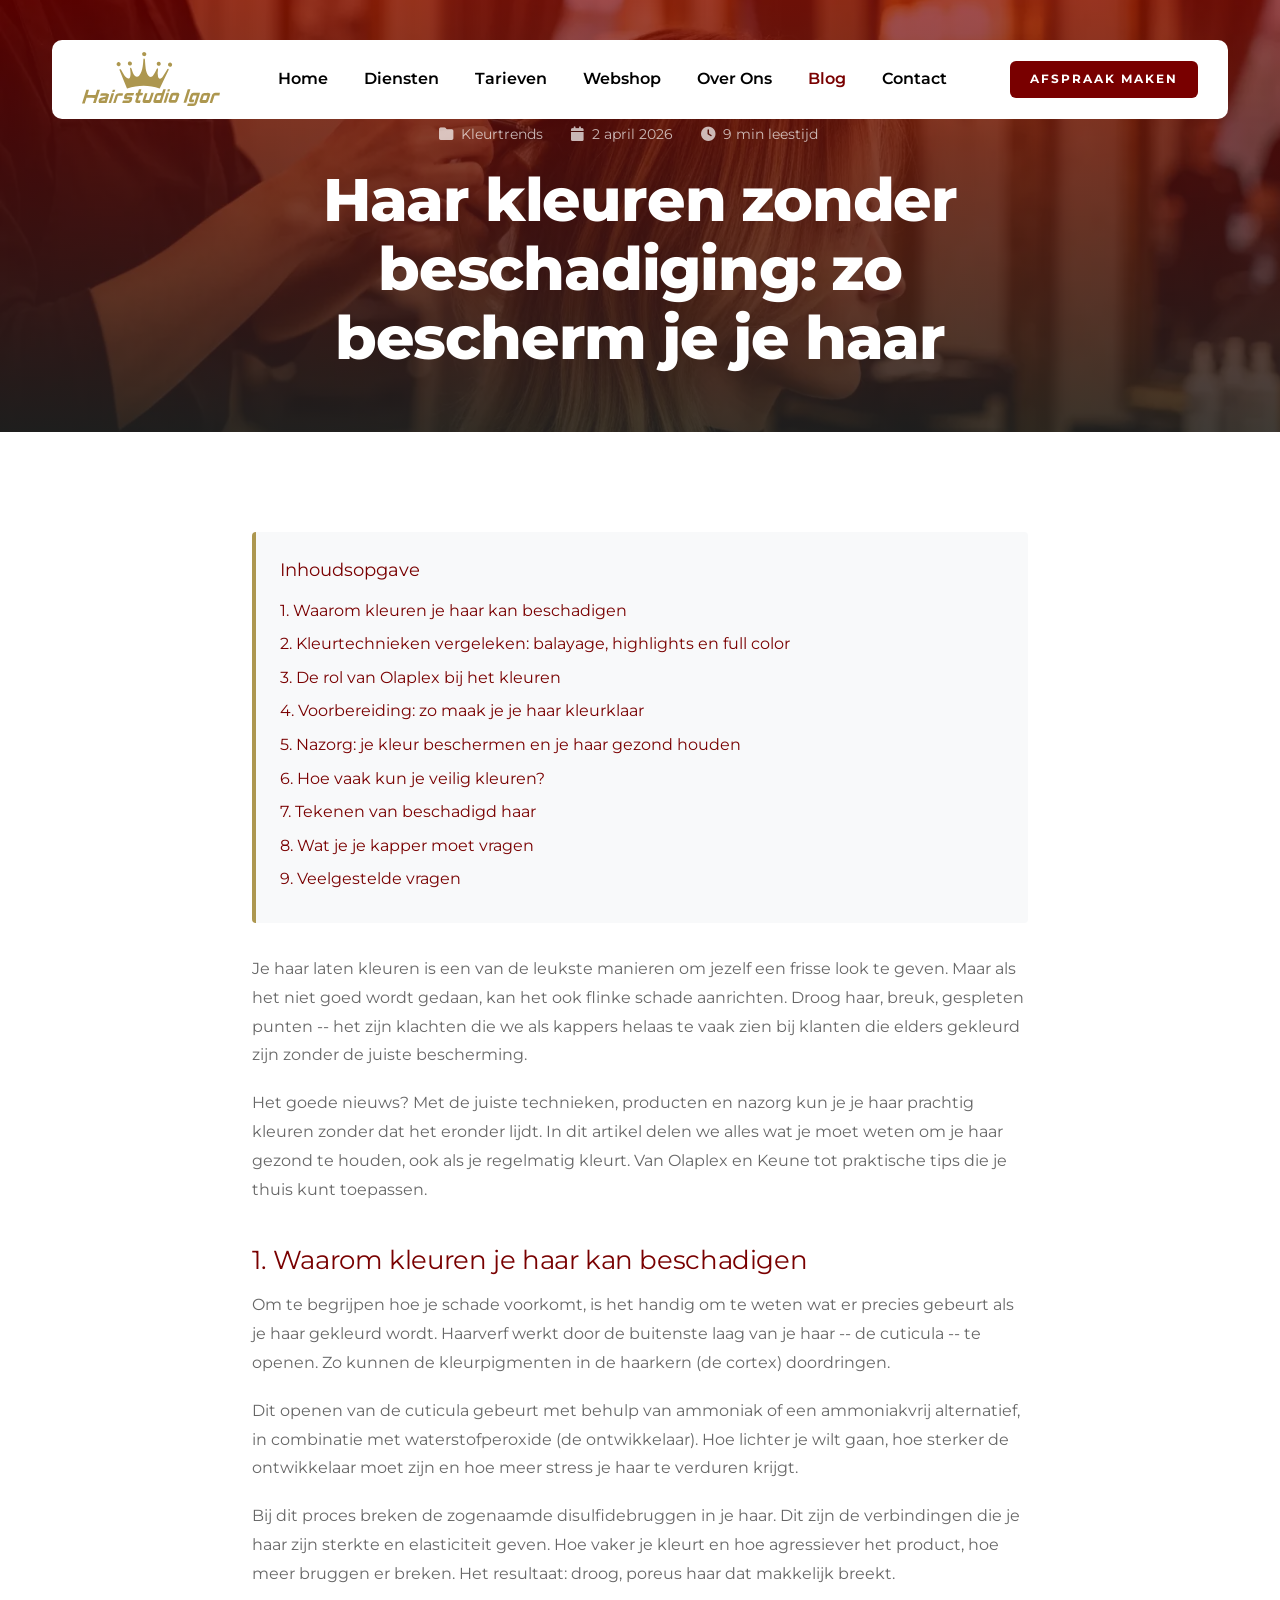
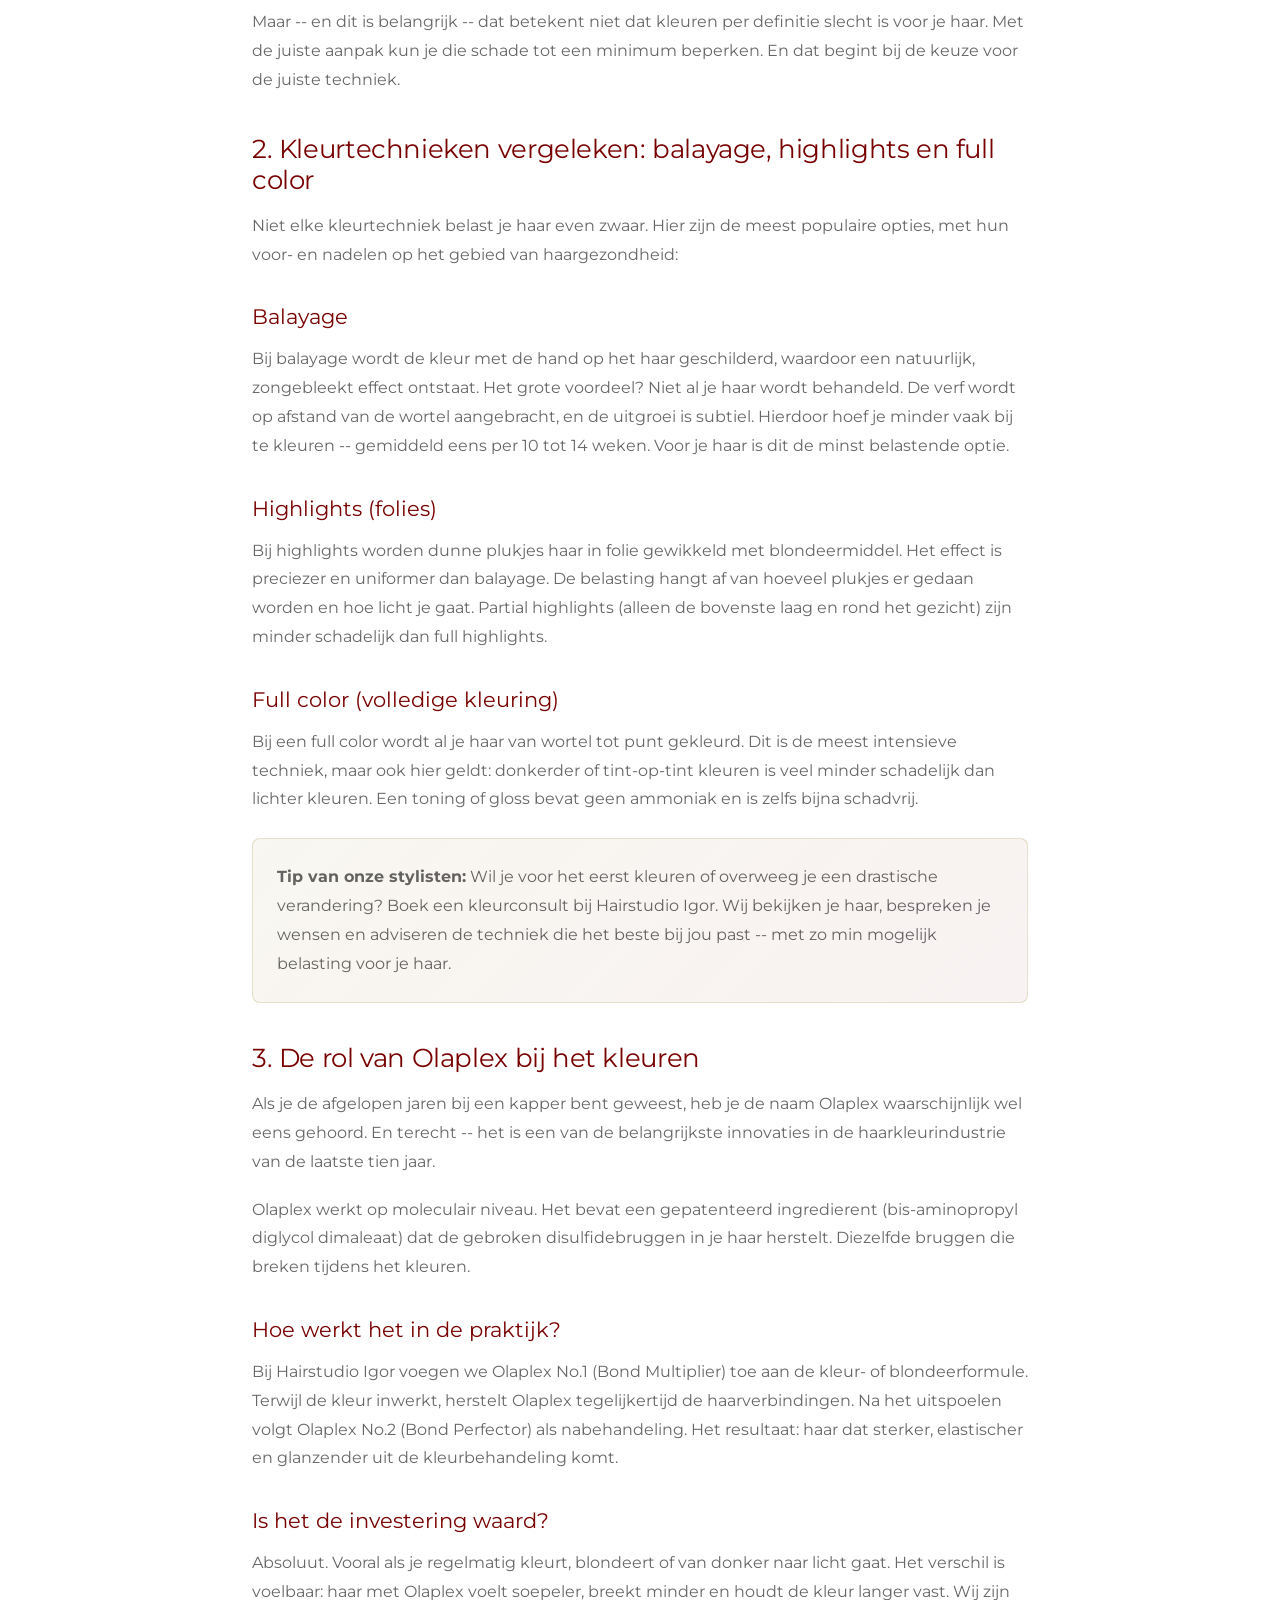
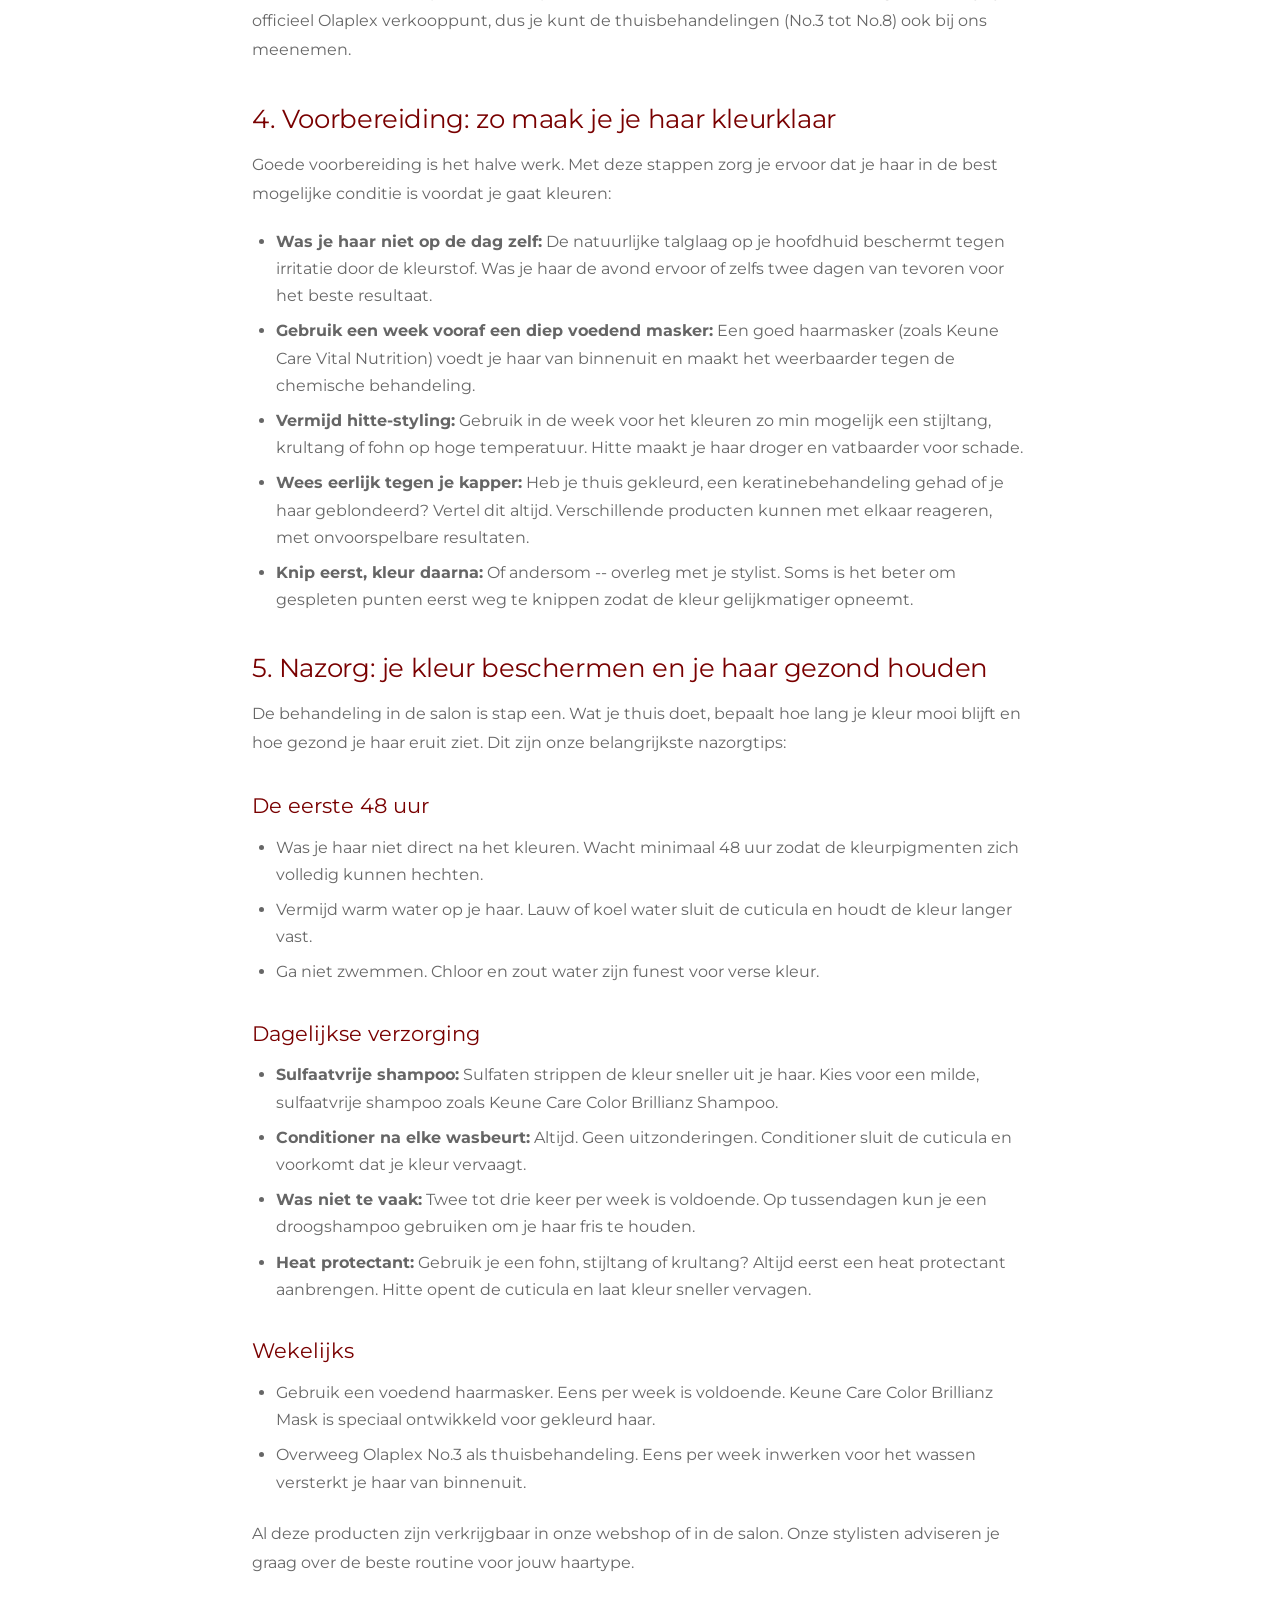
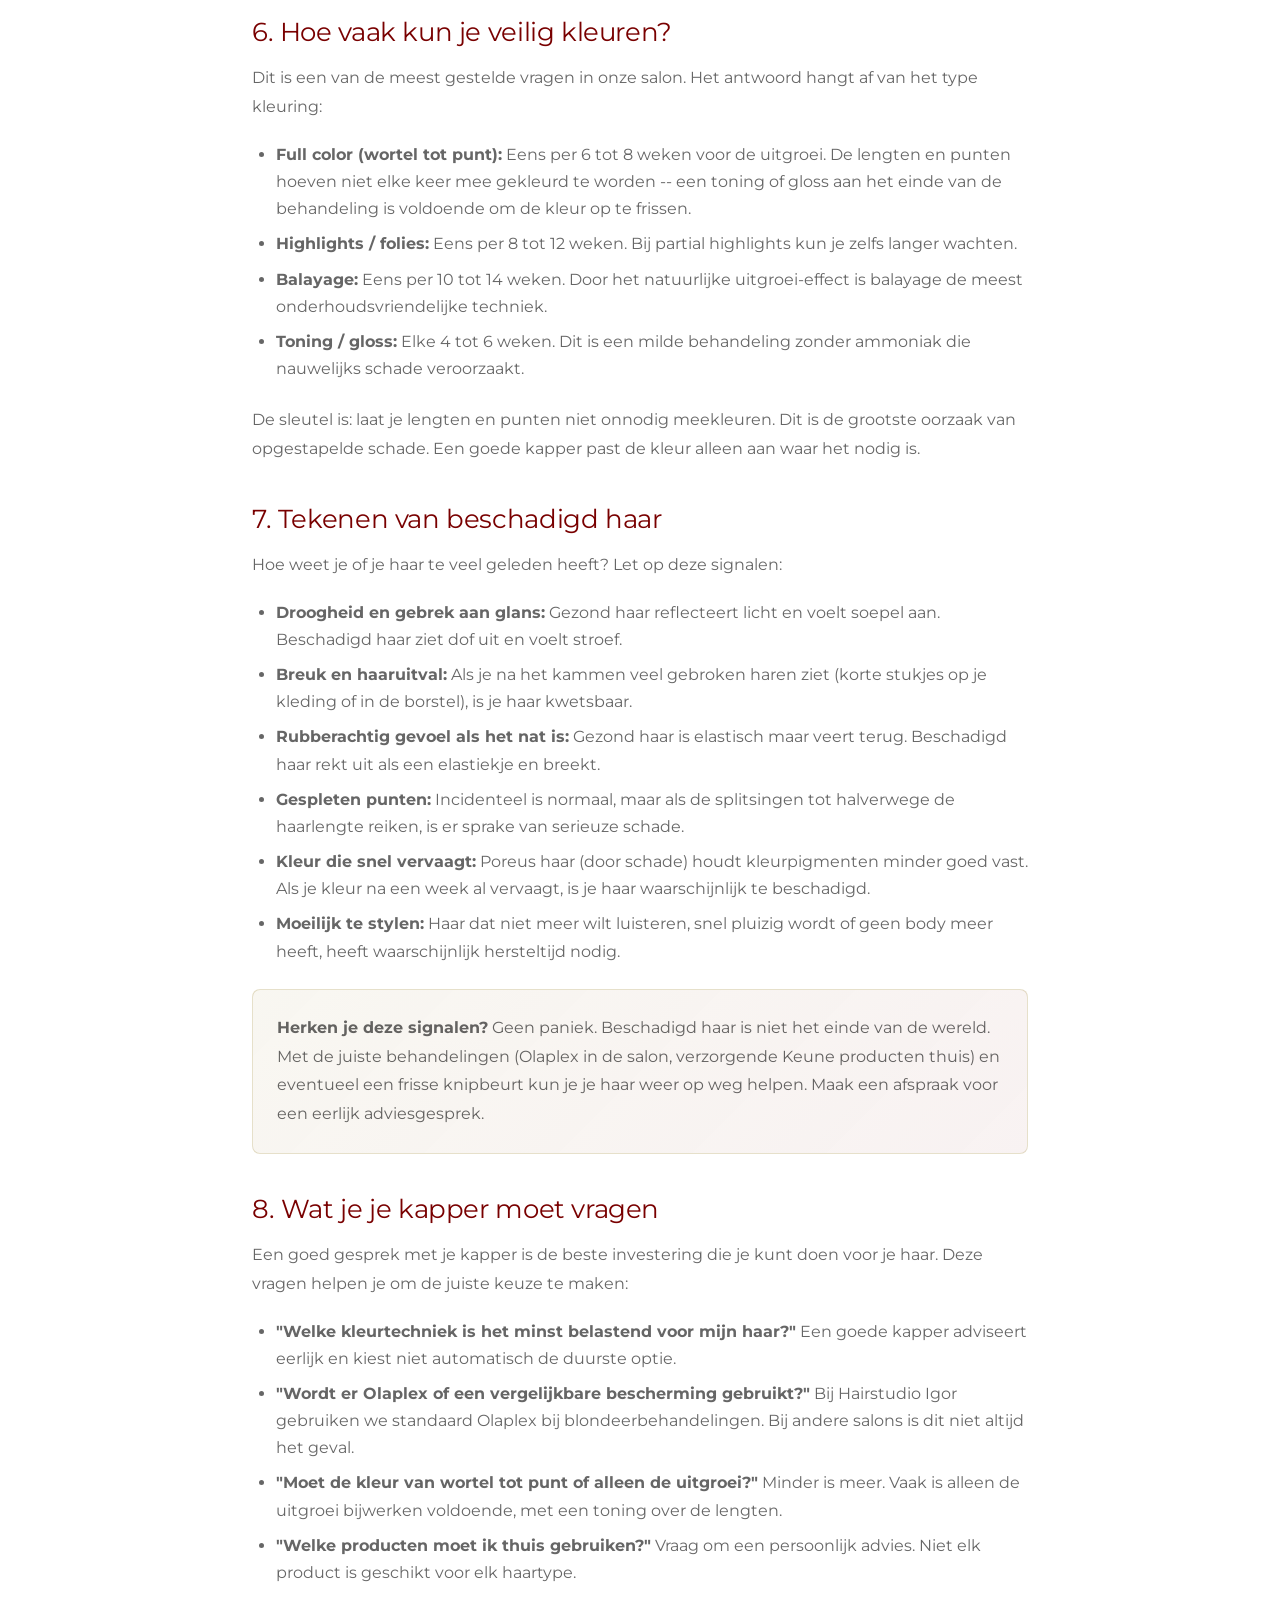
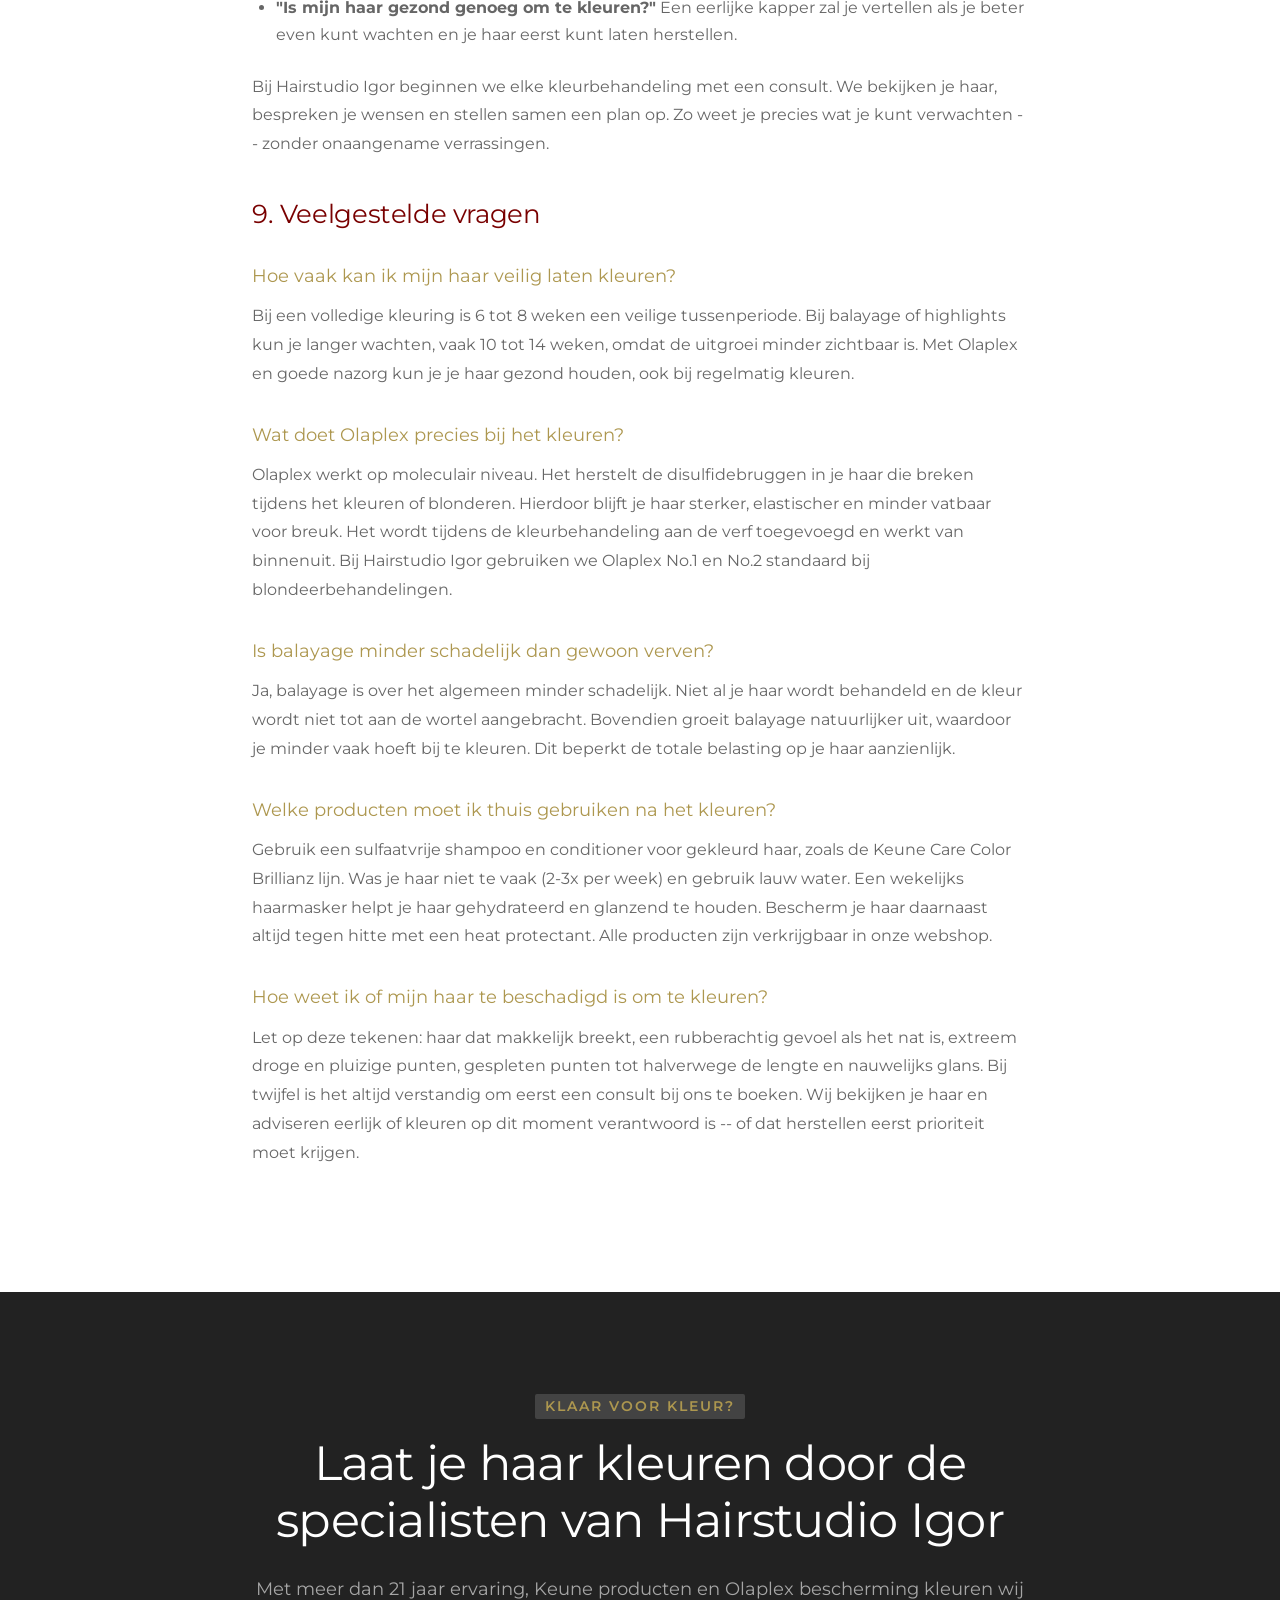
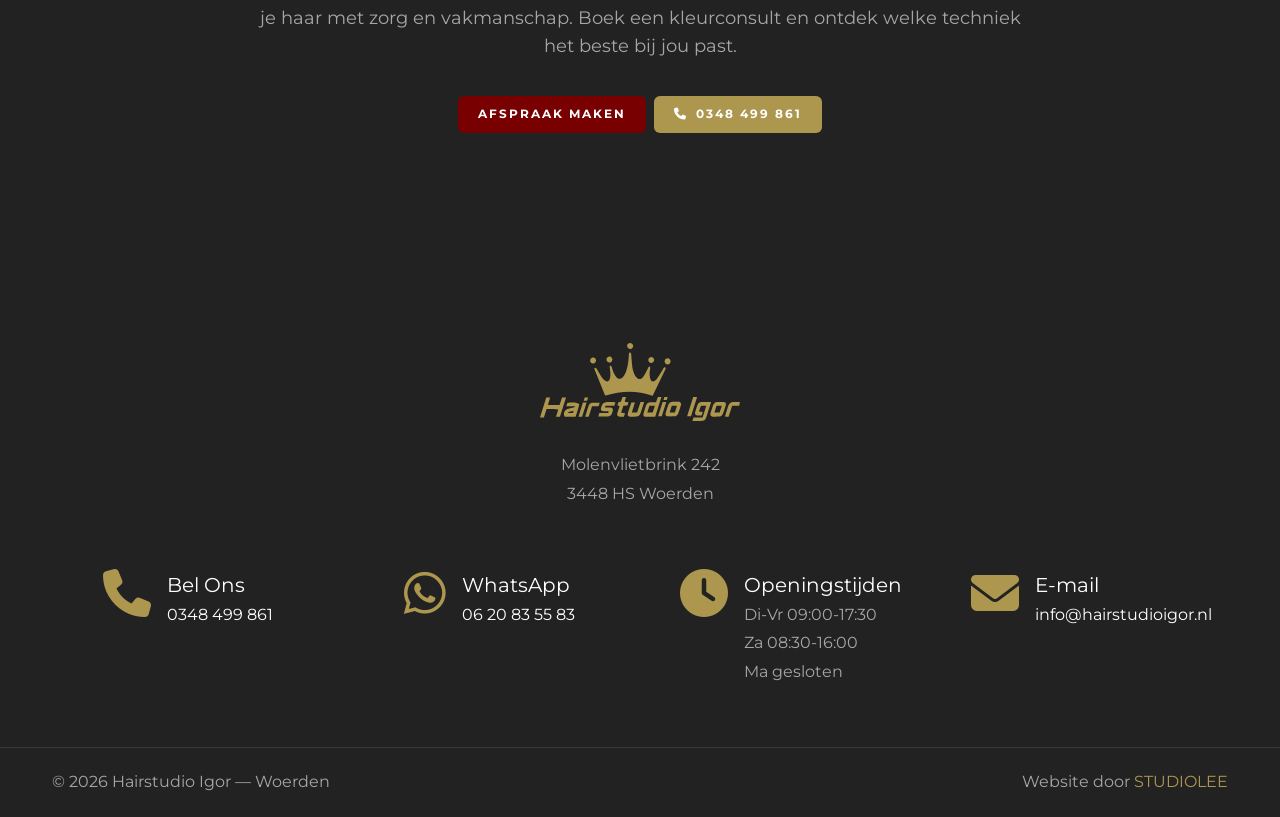
<file: blog/haar-kleuren-zonder-beschadiging.html>
<!DOCTYPE html>
<html lang="nl">

<head>
    <title>Haar kleuren zonder beschadiging: zo bescherm je je haar | Hairstudio Igor</title>
    <link rel="icon" href="../images/icon.webp" type="image/gif" sizes="16x16">
    <meta content="text/html;charset=utf-8" http-equiv="Content-Type">
    <meta content="width=device-width, initial-scale=1.0" name="viewport">
    <meta content="Haar kleuren zonder beschadiging? Ontdek hoe je je haar beschermt bij balayage, highlights en full color. Tips over Olaplex, Keune en de juiste nazorg. Door Hairstudio Igor Woerden." name="description">
    <meta content="haar kleuren zonder beschadiging, haar verven tips, balayage beschadiging voorkomen, olaplex kleuren, keune haarverf, haarschade voorkomen, kapper woerden kleuren" name="keywords">
    <meta content="Hairstudio Igor" name="author">
    <!-- Open Graph -->
    <meta property="og:title" content="Haar kleuren zonder beschadiging: zo bescherm je je haar">
    <meta property="og:description" content="Ontdek hoe je je haar beschermt bij het kleuren. Tips over Olaplex, Keune en de juiste nazorg van Hairstudio Igor Woerden.">
    <meta property="og:type" content="article">
    <meta property="og:url" content="https://www.hairstudioigor.nl/blog/haar-kleuren-zonder-beschadiging.html">
    <meta property="og:image" content="https://www.hairstudioigor.nl/images/blog/haar-kleuren-zonder-beschadiging.webp">
    <!-- CSS Files -->
    <link href="../css/bootstrap.min.css" rel="stylesheet" type="text/css" id="bootstrap">
    <link href="../css/plugins.css" rel="stylesheet" type="text/css">
    <link href="../css/swiper.css" rel="stylesheet" type="text/css">
    <link href="../css/style.css" rel="stylesheet" type="text/css">
    <link href="../css/coloring.css" rel="stylesheet" type="text/css">
    <link href="../css/swiper-custom-1.css" rel="stylesheet" type="text/css">
    <link href="../css/datepicker.css" rel="stylesheet" type="text/css">
    <link id="colors" href="../css/colors/scheme-01.css" rel="stylesheet" type="text/css">
    <link href="https://fonts.googleapis.com/css2?family=Montserrat:wght@300;400;500;600;700;800&display=swap" rel="stylesheet">
    <link href="../fonts/fontawesome6/css/all.min.css" rel="stylesheet" type="text/css">
    <style>
        :root {
            --primary-color: #790000;
            --primary-color-rgb: 121, 0, 0;
            --secondary-color: #AD974F;
            --secondary-color-rgb: 173, 151, 79;
        }
        body, h1, h2, h3, h4, h5, h6, p, a, span, div, li, input, textarea, select, button, label {
            font-family: 'Montserrat', sans-serif !important;
        }
        .btn-main { background: #790000 !important; }
        .btn-main.btn-gold { background: #AD974F !important; }
        .btn-main.btn-line { border-color: #AD974F !important; color: #AD974F !important; background: transparent !important; }
        .btn-main.btn-line:hover { background: #AD974F !important; color: #fff !important; }
        .id-color, .id-color i { color: #AD974F !important; }
        .bg-gold { background-color: #AD974F !important; }
        .bg-bordeaux { background-color: #790000 !important; }
        .text-gold { color: #AD974F !important; }
        .text-bordeaux { color: #790000 !important; }
        .bg-dark, .section-dark, .bg-dark-2 { background-color: #222222 !important; }
        .subtitle { color: #AD974F !important; text-transform: uppercase; letter-spacing: 2px; font-size: 14px; font-weight: 600; }
        .service-icon { font-size: 48px; color: #AD974F; margin-bottom: 20px; display: block; }
        .gold-card { border: 2px solid #AD974F; border-radius: 8px; padding: 30px; text-align: center; transition: all 0.3s ease; }
        .gold-card:hover { background: rgba(173,151,79,0.08); }
        footer .subfooter { border-top: 1px solid rgba(255,255,255,0.1); padding: 20px 0; margin-top: 40px; }
        .studiolee-link { color: #AD974F; text-decoration: none; }
        .studiolee-link:hover { text-decoration: underline; }

        /* Blog-specific styles */
        .blog-article h2 { font-size: 1.6rem; margin-top: 2.5rem; margin-bottom: 1rem; color: #790000; }
        .blog-article h3 { font-size: 1.3rem; margin-top: 2rem; margin-bottom: 0.8rem; color: #790000; }
        .blog-article p { line-height: 1.8; margin-bottom: 1.2rem; }
        .blog-article ul, .blog-article ol { margin-bottom: 1.5rem; padding-left: 1.5rem; }
        .blog-article li { margin-bottom: 0.5rem; line-height: 1.7; }
        .blog-article .faq-item { margin-bottom: 1.5rem; }
        .blog-article .faq-item h3 { color: #AD974F; font-size: 1.15rem; }
        .blog-hero { background: linear-gradient(rgba(121,0,0,0.7), rgba(34,34,34,0.85)), url('../images/blog/haar-kleuren-zonder-beschadiging.webp') center/cover no-repeat; min-height: 400px; display: flex; align-items: center; }
        .blog-meta { color: rgba(255,255,255,0.7); font-size: 0.9rem; }
        .blog-meta span { margin-right: 1.5rem; }
        .toc-box { background: #f8f9fa; border-left: 4px solid #AD974F; padding: 1.5rem; margin-bottom: 2rem; border-radius: 4px; }
        .toc-box h4 { font-size: 1.1rem; margin-bottom: 0.8rem; color: #790000; }
        .toc-box ul { list-style: none; padding-left: 0; margin-bottom: 0; }
        .toc-box li { margin-bottom: 0.4rem; }
        .toc-box a { color: #790000; text-decoration: none; }
        .toc-box a:hover { color: #AD974F; }
        .highlight-box { background: linear-gradient(135deg, rgba(173,151,79,0.08), rgba(121,0,0,0.05)); border: 1px solid rgba(173,151,79,0.3); padding: 1.5rem; border-radius: 8px; margin: 1.5rem 0; }
    </style>

    <!-- FAQ Schema -->
    <script type="application/ld+json">
    {
        "@context": "https://schema.org",
        "@type": "FAQPage",
        "mainEntity": [
            {
                "@type": "Question",
                "name": "Hoe vaak kan ik mijn haar veilig laten kleuren?",
                "acceptedAnswer": {
                    "@type": "Answer",
                    "text": "Bij een volledige kleuring is 6 tot 8 weken een veilige tussenperiode. Bij balayage of highlights kun je langer wachten, vaak 10 tot 14 weken, omdat de uitgroei minder zichtbaar is. Met Olaplex en goede nazorg kun je je haar gezond houden, ook bij regelmatig kleuren."
                }
            },
            {
                "@type": "Question",
                "name": "Wat doet Olaplex precies bij het kleuren?",
                "acceptedAnswer": {
                    "@type": "Answer",
                    "text": "Olaplex werkt op moleculair niveau. Het herstelt de disulfidebruggen in je haar die breken tijdens het kleuren of blonderen. Hierdoor blijft je haar sterker, elastischer en minder vatbaar voor breuk. Het wordt tijdens de kleurbehandeling aan de verf toegevoegd en werkt van binnenuit."
                }
            },
            {
                "@type": "Question",
                "name": "Is balayage minder schadelijk dan gewoon verven?",
                "acceptedAnswer": {
                    "@type": "Answer",
                    "text": "Ja, balayage is over het algemeen minder schadelijk dan een volledige kleuring. Niet al het haar wordt behandeld en de verf wordt niet tot aan de wortel aangebracht. Bovendien groeit balayage natuurlijker uit, waardoor je minder vaak hoeft bij te kleuren. Dit beperkt de totale belasting op je haar."
                }
            },
            {
                "@type": "Question",
                "name": "Welke producten moet ik thuis gebruiken na het kleuren?",
                "acceptedAnswer": {
                    "@type": "Answer",
                    "text": "Gebruik een sulfaatvrije shampoo en conditioner speciaal voor gekleurd haar, zoals de Keune Care Color Brillianz lijn. Was je haar niet te vaak (2-3x per week) en gebruik lauw water. Een wekelijks haarmasker helpt je haar gehydrateerd en glanzend te houden. Bescherm je haar daarnaast tegen hitte met een heat protectant."
                }
            },
            {
                "@type": "Question",
                "name": "Hoe weet ik of mijn haar te beschadigd is om te kleuren?",
                "acceptedAnswer": {
                    "@type": "Answer",
                    "text": "Tekenen van te veel schade zijn: haar dat makkelijk breekt als je eraan trekt, een rubberachtig gevoel wanneer het nat is, extreem droge en pluizige punten, gespleten punten tot halverwege de haarlengte en haar dat nauwelijks meer glans heeft. Bij twijfel is het altijd verstandig om een consult bij je kapper te boeken voordat je verder kleurt."
                }
            }
        ]
    }
    </script>

    <!-- Article Schema -->
    <script type="application/ld+json">
    {
        "@context": "https://schema.org",
        "@type": "Article",
        "headline": "Haar kleuren zonder beschadiging: zo bescherm je je haar",
        "description": "Ontdek hoe je je haar beschermt bij het kleuren. Tips over Olaplex, Keune en de juiste nazorg.",
        "image": "https://www.hairstudioigor.nl/images/blog/haar-kleuren-zonder-beschadiging.webp",
        "author": {
            "@type": "Organization",
            "name": "Hairstudio Igor",
            "url": "https://www.hairstudioigor.nl"
        },
        "publisher": {
            "@type": "Organization",
            "name": "Hairstudio Igor",
            "logo": {
                "@type": "ImageObject",
                "url": "https://www.hairstudioigor.nl/images/logo.svg"
            }
        },
        "datePublished": "2026-04-02",
        "dateModified": "2026-04-02"
    }
    </script>
</head>

<body>

    <div id="wrapper">

        <div class="float-text show-on-scroll"><span><a href="#">Naar boven</a></span></div>
        <div class="scrollbar-v show-on-scroll"></div>
        <div id="de-loader"></div>

        <header class="transparent header-light header-float">
            <div class="container">
                <div class="row">
                    <div class="col-md-12">
                        <div class="header-inner">
                            <div class="de-flex">
                                <div class="de-flex-col">
                                    <div id="logo">
                                        <a href="../index.html">
                                            <img class="logo-main" src="../images/logo.svg" alt="Hairstudio Igor">
                                            <img class="logo-scroll" src="../images/logo.svg" alt="Hairstudio Igor">
                                            <img class="logo-mobile" src="../images/logo.svg" alt="Hairstudio Igor">
                                        </a>
                                    </div>
                                </div>
                                <div class="de-flex-col">
                                    <div class="de-flex-col header-col-mid">
                                        <ul id="mainmenu">
                                            <li><a class="menu-item" href="../index.html">Home</a></li>
                                            <li><a class="menu-item" href="../diensten.html">Diensten</a></li>
                                            <li><a class="menu-item" href="../tarieven.html">Tarieven</a></li>
                                            <li><a class="menu-item" href="../webshop.html">Webshop</a></li>
                                            <li><a class="menu-item" href="../over-ons.html">Over Ons</a></li>
                                            <li><a class="menu-item active" href="../blog.html">Blog</a></li>
                                            <li><a class="menu-item" href="../contact.html">Contact</a></li>
                                        </ul>
                                    </div>
                                </div>
                                <div class="de-flex-col">
                                    <a class="btn-main fx-slide w-100" href="../contact.html"><span>Afspraak Maken</span></a>
                                    <div class="menu_side_area"><span id="menu-btn"></span></div>
                                </div>
                            </div>
                        </div>
                    </div>
                </div>
            </div>
        </header>

        <!-- HERO SECTION -->
        <section class="blog-hero text-light no-top no-bottom">
            <div class="container">
                <div class="spacer-double"></div>
                <div class="spacer-double"></div>
                <div class="row justify-content-center">
                    <div class="col-lg-8 text-center">
                        <div class="blog-meta mb-3">
                            <span><i class="fa-solid fa-folder me-1"></i> Kleurtrends</span>
                            <span><i class="fa-solid fa-calendar me-1"></i> 2 april 2026</span>
                            <span><i class="fa-solid fa-clock me-1"></i> 9 min leestijd</span>
                        </div>
                        <h1 class="mb-0" style="font-weight: 800;">Haar kleuren zonder beschadiging: zo bescherm je je haar</h1>
                    </div>
                </div>
                <div class="spacer-double"></div>
            </div>
        </section>

        <!-- ARTICLE BODY -->
        <section>
            <div class="container">
                <div class="row justify-content-center">
                    <div class="col-lg-8 blog-article">

                        <!-- Table of Contents -->
                        <div class="toc-box">
                            <h4>Inhoudsopgave</h4>
                            <ul>
                                <li><a href="#intro">1. Waarom kleuren je haar kan beschadigen</a></li>
                                <li><a href="#technieken">2. Kleurtechnieken vergeleken: balayage, highlights en full color</a></li>
                                <li><a href="#olaplex">3. De rol van Olaplex bij het kleuren</a></li>
                                <li><a href="#voorbereiding">4. Voorbereiding: zo maak je je haar kleurklaar</a></li>
                                <li><a href="#nazorg">5. Nazorg: je kleur beschermen en je haar gezond houden</a></li>
                                <li><a href="#hoe-vaak">6. Hoe vaak kun je veilig kleuren?</a></li>
                                <li><a href="#schade">7. Tekenen van beschadigd haar</a></li>
                                <li><a href="#kapper">8. Wat je je kapper moet vragen</a></li>
                                <li><a href="#faq">9. Veelgestelde vragen</a></li>
                            </ul>
                        </div>

                        <p>Je haar laten kleuren is een van de leukste manieren om jezelf een frisse look te geven. Maar als het niet goed wordt gedaan, kan het ook flinke schade aanrichten. Droog haar, breuk, gespleten punten -- het zijn klachten die we als kappers helaas te vaak zien bij klanten die elders gekleurd zijn zonder de juiste bescherming.</p>

                        <p>Het goede nieuws? Met de juiste technieken, producten en nazorg kun je je haar prachtig kleuren zonder dat het eronder lijdt. In dit artikel delen we alles wat je moet weten om je haar gezond te houden, ook als je regelmatig kleurt. Van Olaplex en Keune tot praktische tips die je thuis kunt toepassen.</p>

                        <h2 id="intro">1. Waarom kleuren je haar kan beschadigen</h2>

                        <p>Om te begrijpen hoe je schade voorkomt, is het handig om te weten wat er precies gebeurt als je haar gekleurd wordt. Haarverf werkt door de buitenste laag van je haar -- de cuticula -- te openen. Zo kunnen de kleurpigmenten in de haarkern (de cortex) doordringen.</p>

                        <p>Dit openen van de cuticula gebeurt met behulp van ammoniak of een ammoniakvrij alternatief, in combinatie met waterstofperoxide (de ontwikkelaar). Hoe lichter je wilt gaan, hoe sterker de ontwikkelaar moet zijn en hoe meer stress je haar te verduren krijgt.</p>

                        <p>Bij dit proces breken de zogenaamde disulfidebruggen in je haar. Dit zijn de verbindingen die je haar zijn sterkte en elasticiteit geven. Hoe vaker je kleurt en hoe agressiever het product, hoe meer bruggen er breken. Het resultaat: droog, poreus haar dat makkelijk breekt.</p>

                        <p>Maar -- en dit is belangrijk -- dat betekent niet dat kleuren per definitie slecht is voor je haar. Met de juiste aanpak kun je die schade tot een minimum beperken. En dat begint bij de keuze voor de juiste techniek.</p>

                        <h2 id="technieken">2. Kleurtechnieken vergeleken: balayage, highlights en full color</h2>

                        <p>Niet elke kleurtechniek belast je haar even zwaar. Hier zijn de meest populaire opties, met hun voor- en nadelen op het gebied van haargezondheid:</p>

                        <h3>Balayage</h3>
                        <p>Bij balayage wordt de kleur met de hand op het haar geschilderd, waardoor een natuurlijk, zongebleekt effect ontstaat. Het grote voordeel? Niet al je haar wordt behandeld. De verf wordt op afstand van de wortel aangebracht, en de uitgroei is subtiel. Hierdoor hoef je minder vaak bij te kleuren -- gemiddeld eens per 10 tot 14 weken. Voor je haar is dit de minst belastende optie.</p>

                        <h3>Highlights (folies)</h3>
                        <p>Bij highlights worden dunne plukjes haar in folie gewikkeld met blondeermiddel. Het effect is preciezer en uniformer dan balayage. De belasting hangt af van hoeveel plukjes er gedaan worden en hoe licht je gaat. Partial highlights (alleen de bovenste laag en rond het gezicht) zijn minder schadelijk dan full highlights.</p>

                        <h3>Full color (volledige kleuring)</h3>
                        <p>Bij een full color wordt al je haar van wortel tot punt gekleurd. Dit is de meest intensieve techniek, maar ook hier geldt: donkerder of tint-op-tint kleuren is veel minder schadelijk dan lichter kleuren. Een toning of gloss bevat geen ammoniak en is zelfs bijna schadvrij.</p>

                        <div class="highlight-box">
                            <strong>Tip van onze stylisten:</strong> Wil je voor het eerst kleuren of overweeg je een drastische verandering? Boek een <a href="../diensten.html">kleurconsult</a> bij Hairstudio Igor. Wij bekijken je haar, bespreken je wensen en adviseren de techniek die het beste bij jou past -- met zo min mogelijk belasting voor je haar.
                        </div>

                        <h2 id="olaplex">3. De rol van Olaplex bij het kleuren</h2>

                        <p>Als je de afgelopen jaren bij een kapper bent geweest, heb je de naam Olaplex waarschijnlijk wel eens gehoord. En terecht -- het is een van de belangrijkste innovaties in de haarkleurindustrie van de laatste tien jaar.</p>

                        <p>Olaplex werkt op moleculair niveau. Het bevat een gepatenteerd ingredierent (bis-aminopropyl diglycol dimaleaat) dat de gebroken disulfidebruggen in je haar herstelt. Diezelfde bruggen die breken tijdens het kleuren.</p>

                        <h3>Hoe werkt het in de praktijk?</h3>
                        <p>Bij Hairstudio Igor voegen we Olaplex No.1 (Bond Multiplier) toe aan de kleur- of blondeerformule. Terwijl de kleur inwerkt, herstelt Olaplex tegelijkertijd de haarverbindingen. Na het uitspoelen volgt Olaplex No.2 (Bond Perfector) als nabehandeling. Het resultaat: haar dat sterker, elastischer en glanzender uit de kleurbehandeling komt.</p>

                        <h3>Is het de investering waard?</h3>
                        <p>Absoluut. Vooral als je regelmatig kleurt, blondeert of van donker naar licht gaat. Het verschil is voelbaar: haar met Olaplex voelt soepeler, breekt minder en houdt de kleur langer vast. Wij zijn officieel <a href="../webshop.html">Olaplex verkooppunt</a>, dus je kunt de thuisbehandelingen (No.3 tot No.8) ook bij ons meenemen.</p>

                        <h2 id="voorbereiding">4. Voorbereiding: zo maak je je haar kleurklaar</h2>

                        <p>Goede voorbereiding is het halve werk. Met deze stappen zorg je ervoor dat je haar in de best mogelijke conditie is voordat je gaat kleuren:</p>

                        <ul>
                            <li><strong>Was je haar niet op de dag zelf:</strong> De natuurlijke talglaag op je hoofdhuid beschermt tegen irritatie door de kleurstof. Was je haar de avond ervoor of zelfs twee dagen van tevoren voor het beste resultaat.</li>
                            <li><strong>Gebruik een week vooraf een diep voedend masker:</strong> Een goed haarmasker (zoals Keune Care Vital Nutrition) voedt je haar van binnenuit en maakt het weerbaarder tegen de chemische behandeling.</li>
                            <li><strong>Vermijd hitte-styling:</strong> Gebruik in de week voor het kleuren zo min mogelijk een stijltang, krultang of fohn op hoge temperatuur. Hitte maakt je haar droger en vatbaarder voor schade.</li>
                            <li><strong>Wees eerlijk tegen je kapper:</strong> Heb je thuis gekleurd, een keratinebehandeling gehad of je haar geblondeerd? Vertel dit altijd. Verschillende producten kunnen met elkaar reageren, met onvoorspelbare resultaten.</li>
                            <li><strong>Knip eerst, kleur daarna:</strong> Of andersom -- overleg met je stylist. Soms is het beter om gespleten punten eerst weg te knippen zodat de kleur gelijkmatiger opneemt.</li>
                        </ul>

                        <h2 id="nazorg">5. Nazorg: je kleur beschermen en je haar gezond houden</h2>

                        <p>De behandeling in de salon is stap een. Wat je thuis doet, bepaalt hoe lang je kleur mooi blijft en hoe gezond je haar eruit ziet. Dit zijn onze belangrijkste nazorgtips:</p>

                        <h3>De eerste 48 uur</h3>
                        <ul>
                            <li>Was je haar niet direct na het kleuren. Wacht minimaal 48 uur zodat de kleurpigmenten zich volledig kunnen hechten.</li>
                            <li>Vermijd warm water op je haar. Lauw of koel water sluit de cuticula en houdt de kleur langer vast.</li>
                            <li>Ga niet zwemmen. Chloor en zout water zijn funest voor verse kleur.</li>
                        </ul>

                        <h3>Dagelijkse verzorging</h3>
                        <ul>
                            <li><strong>Sulfaatvrije shampoo:</strong> Sulfaten strippen de kleur sneller uit je haar. Kies voor een milde, sulfaatvrije shampoo zoals Keune Care Color Brillianz Shampoo.</li>
                            <li><strong>Conditioner na elke wasbeurt:</strong> Altijd. Geen uitzonderingen. Conditioner sluit de cuticula en voorkomt dat je kleur vervaagt.</li>
                            <li><strong>Was niet te vaak:</strong> Twee tot drie keer per week is voldoende. Op tussendagen kun je een droogshampoo gebruiken om je haar fris te houden.</li>
                            <li><strong>Heat protectant:</strong> Gebruik je een fohn, stijltang of krultang? Altijd eerst een heat protectant aanbrengen. Hitte opent de cuticula en laat kleur sneller vervagen.</li>
                        </ul>

                        <h3>Wekelijks</h3>
                        <ul>
                            <li>Gebruik een voedend haarmasker. Eens per week is voldoende. Keune Care Color Brillianz Mask is speciaal ontwikkeld voor gekleurd haar.</li>
                            <li>Overweeg Olaplex No.3 als thuisbehandeling. Eens per week inwerken voor het wassen versterkt je haar van binnenuit.</li>
                        </ul>

                        <p>Al deze producten zijn verkrijgbaar in onze <a href="../webshop.html">webshop</a> of in de salon. Onze stylisten adviseren je graag over de beste routine voor jouw haartype.</p>

                        <h2 id="hoe-vaak">6. Hoe vaak kun je veilig kleuren?</h2>

                        <p>Dit is een van de meest gestelde vragen in onze salon. Het antwoord hangt af van het type kleuring:</p>

                        <ul>
                            <li><strong>Full color (wortel tot punt):</strong> Eens per 6 tot 8 weken voor de uitgroei. De lengten en punten hoeven niet elke keer mee gekleurd te worden -- een toning of gloss aan het einde van de behandeling is voldoende om de kleur op te frissen.</li>
                            <li><strong>Highlights / folies:</strong> Eens per 8 tot 12 weken. Bij partial highlights kun je zelfs langer wachten.</li>
                            <li><strong>Balayage:</strong> Eens per 10 tot 14 weken. Door het natuurlijke uitgroei-effect is balayage de meest onderhoudsvriendelijke techniek.</li>
                            <li><strong>Toning / gloss:</strong> Elke 4 tot 6 weken. Dit is een milde behandeling zonder ammoniak die nauwelijks schade veroorzaakt.</li>
                        </ul>

                        <p>De sleutel is: laat je lengten en punten niet onnodig meekleuren. Dit is de grootste oorzaak van opgestapelde schade. Een goede kapper past de kleur alleen aan waar het nodig is.</p>

                        <h2 id="schade">7. Tekenen van beschadigd haar</h2>

                        <p>Hoe weet je of je haar te veel geleden heeft? Let op deze signalen:</p>

                        <ul>
                            <li><strong>Droogheid en gebrek aan glans:</strong> Gezond haar reflecteert licht en voelt soepel aan. Beschadigd haar ziet dof uit en voelt stroef.</li>
                            <li><strong>Breuk en haaruitval:</strong> Als je na het kammen veel gebroken haren ziet (korte stukjes op je kleding of in de borstel), is je haar kwetsbaar.</li>
                            <li><strong>Rubberachtig gevoel als het nat is:</strong> Gezond haar is elastisch maar veert terug. Beschadigd haar rekt uit als een elastiekje en breekt.</li>
                            <li><strong>Gespleten punten:</strong> Incidenteel is normaal, maar als de splitsingen tot halverwege de haarlengte reiken, is er sprake van serieuze schade.</li>
                            <li><strong>Kleur die snel vervaagt:</strong> Poreus haar (door schade) houdt kleurpigmenten minder goed vast. Als je kleur na een week al vervaagt, is je haar waarschijnlijk te beschadigd.</li>
                            <li><strong>Moeilijk te stylen:</strong> Haar dat niet meer wilt luisteren, snel pluizig wordt of geen body meer heeft, heeft waarschijnlijk hersteltijd nodig.</li>
                        </ul>

                        <div class="highlight-box">
                            <strong>Herken je deze signalen?</strong> Geen paniek. Beschadigd haar is niet het einde van de wereld. Met de juiste behandelingen (Olaplex in de salon, verzorgende Keune producten thuis) en eventueel een frisse knipbeurt kun je je haar weer op weg helpen. <a href="../contact.html">Maak een afspraak</a> voor een eerlijk adviesgesprek.
                        </div>

                        <h2 id="kapper">8. Wat je je kapper moet vragen</h2>

                        <p>Een goed gesprek met je kapper is de beste investering die je kunt doen voor je haar. Deze vragen helpen je om de juiste keuze te maken:</p>

                        <ul>
                            <li><strong>"Welke kleurtechniek is het minst belastend voor mijn haar?"</strong> Een goede kapper adviseert eerlijk en kiest niet automatisch de duurste optie.</li>
                            <li><strong>"Wordt er Olaplex of een vergelijkbare bescherming gebruikt?"</strong> Bij Hairstudio Igor gebruiken we standaard Olaplex bij blondeerbehandelingen. Bij andere salons is dit niet altijd het geval.</li>
                            <li><strong>"Moet de kleur van wortel tot punt of alleen de uitgroei?"</strong> Minder is meer. Vaak is alleen de uitgroei bijwerken voldoende, met een toning over de lengten.</li>
                            <li><strong>"Welke producten moet ik thuis gebruiken?"</strong> Vraag om een persoonlijk advies. Niet elk product is geschikt voor elk haartype.</li>
                            <li><strong>"Is mijn haar gezond genoeg om te kleuren?"</strong> Een eerlijke kapper zal je vertellen als je beter even kunt wachten en je haar eerst kunt laten herstellen.</li>
                        </ul>

                        <p>Bij Hairstudio Igor beginnen we elke kleurbehandeling met een consult. We bekijken je haar, bespreken je wensen en stellen samen een plan op. Zo weet je precies wat je kunt verwachten -- zonder onaangename verrassingen.</p>

                        <h2 id="faq">9. Veelgestelde vragen</h2>

                        <div class="faq-item">
                            <h3>Hoe vaak kan ik mijn haar veilig laten kleuren?</h3>
                            <p>Bij een volledige kleuring is 6 tot 8 weken een veilige tussenperiode. Bij balayage of highlights kun je langer wachten, vaak 10 tot 14 weken, omdat de uitgroei minder zichtbaar is. Met Olaplex en goede nazorg kun je je haar gezond houden, ook bij regelmatig kleuren.</p>
                        </div>

                        <div class="faq-item">
                            <h3>Wat doet Olaplex precies bij het kleuren?</h3>
                            <p>Olaplex werkt op moleculair niveau. Het herstelt de disulfidebruggen in je haar die breken tijdens het kleuren of blonderen. Hierdoor blijft je haar sterker, elastischer en minder vatbaar voor breuk. Het wordt tijdens de kleurbehandeling aan de verf toegevoegd en werkt van binnenuit. Bij Hairstudio Igor gebruiken we Olaplex No.1 en No.2 standaard bij blondeerbehandelingen.</p>
                        </div>

                        <div class="faq-item">
                            <h3>Is balayage minder schadelijk dan gewoon verven?</h3>
                            <p>Ja, balayage is over het algemeen minder schadelijk. Niet al je haar wordt behandeld en de kleur wordt niet tot aan de wortel aangebracht. Bovendien groeit balayage natuurlijker uit, waardoor je minder vaak hoeft bij te kleuren. Dit beperkt de totale belasting op je haar aanzienlijk.</p>
                        </div>

                        <div class="faq-item">
                            <h3>Welke producten moet ik thuis gebruiken na het kleuren?</h3>
                            <p>Gebruik een sulfaatvrije shampoo en conditioner voor gekleurd haar, zoals de Keune Care Color Brillianz lijn. Was je haar niet te vaak (2-3x per week) en gebruik lauw water. Een wekelijks haarmasker helpt je haar gehydrateerd en glanzend te houden. Bescherm je haar daarnaast altijd tegen hitte met een heat protectant. Alle producten zijn verkrijgbaar in onze <a href="../webshop.html">webshop</a>.</p>
                        </div>

                        <div class="faq-item">
                            <h3>Hoe weet ik of mijn haar te beschadigd is om te kleuren?</h3>
                            <p>Let op deze tekenen: haar dat makkelijk breekt, een rubberachtig gevoel als het nat is, extreem droge en pluizige punten, gespleten punten tot halverwege de lengte en nauwelijks glans. Bij twijfel is het altijd verstandig om eerst een consult bij ons te boeken. Wij bekijken je haar en adviseren eerlijk of kleuren op dit moment verantwoord is -- of dat herstellen eerst prioriteit moet krijgen.</p>
                        </div>

                    </div>
                </div>
            </div>
        </section>

        <!-- CTA SECTION -->
        <section class="bg-dark section-dark text-light">
            <div class="container">
                <div class="row justify-content-center text-center">
                    <div class="col-lg-8">
                        <div class="subtitle s2 text-gold mb-3">Klaar voor kleur?</div>
                        <h2>Laat je haar kleuren door de specialisten van Hairstudio Igor</h2>
                        <p class="fs-18">Met meer dan 21 jaar ervaring, Keune producten en Olaplex bescherming kleuren wij je haar met zorg en vakmanschap. Boek een kleurconsult en ontdek welke techniek het beste bij jou past.</p>
                        <div class="spacer-half"></div>
                        <a class="btn-main fx-slide" href="../contact.html"><span>Afspraak Maken</span></a>&nbsp;
                        <a class="btn-main btn-gold fx-slide" href="tel:0348499861"><span><i class="fa-solid fa-phone me-2"></i>0348 499 861</span></a>
                    </div>
                </div>
            </div>
        </section>

    </div>

    <!-- footer -->
    <footer class="section-dark">
        <div class="container">
            <div class="row gx-5 justify-content-center">
                <div class="col-lg-8">
                    <div class="text-center">
                        <img src="../images/logo.svg" class="w-200px" alt="Hairstudio Igor">
                        <div class="spacer-single"></div>
                        <div class="fs-16">Molenvlietbrink 242<br>3448 HS Woerden</div>
                    </div>
                </div>
            </div>
            <div class="spacer-double"></div>
            <div class="row g-4">
                <div class="col-lg-3 col-md-6 mb-sm-30">
                    <div class="d-flex justify-content-center">
                        <i class="fs-48 text-gold fa-solid fa-phone"></i>
                        <div class="ms-3"><h4 class="mb-0">Bel Ons</h4><p><a href="tel:0348499861" class="text-white">0348 499 861</a></p></div>
                    </div>
                </div>
                <div class="col-lg-3 col-md-6 mb-sm-30">
                    <div class="d-flex justify-content-center">
                        <i class="fs-48 text-gold fa-brands fa-whatsapp"></i>
                        <div class="ms-3"><h4 class="mb-0">WhatsApp</h4><p><a href="https://wa.me/31620835583" class="text-white">06 20 83 55 83</a></p></div>
                    </div>
                </div>
                <div class="col-lg-3 col-md-6 mb-sm-30">
                    <div class="d-flex justify-content-center">
                        <i class="fs-48 text-gold fa-solid fa-clock"></i>
                        <div class="ms-3"><h4 class="mb-0">Openingstijden</h4><p>Di-Vr 09:00-17:30<br>Za 08:30-16:00<br>Ma gesloten</p></div>
                    </div>
                </div>
                <div class="col-lg-3 col-md-6 mb-sm-30">
                    <div class="d-flex justify-content-center">
                        <i class="fs-48 text-gold fa-solid fa-envelope"></i>
                        <div class="ms-3"><h4 class="mb-0">E-mail</h4><p><a href="mailto:info@hairstudioigor.nl" class="text-white">info@hairstudioigor.nl</a></p></div>
                    </div>
                </div>
            </div>
        </div>
        <div class="subfooter">
            <div class="container">
                <div class="row">
                    <div class="col-md-6">&copy; 2026 Hairstudio Igor — Woerden</div>
                    <div class="col-md-6 text-md-end">
                        Website door <a href="https://www.studiolee.nl" target="_blank" class="studiolee-link">STUDIOLEE</a>
                    </div>
                </div>
            </div>
        </div>
    </footer>

    <script src="../js/vendors.js"></script>
    <script src="../js/swiper.js"></script>
    <script src="../js/designesia.js"></script>

</body>

</html>
</file>
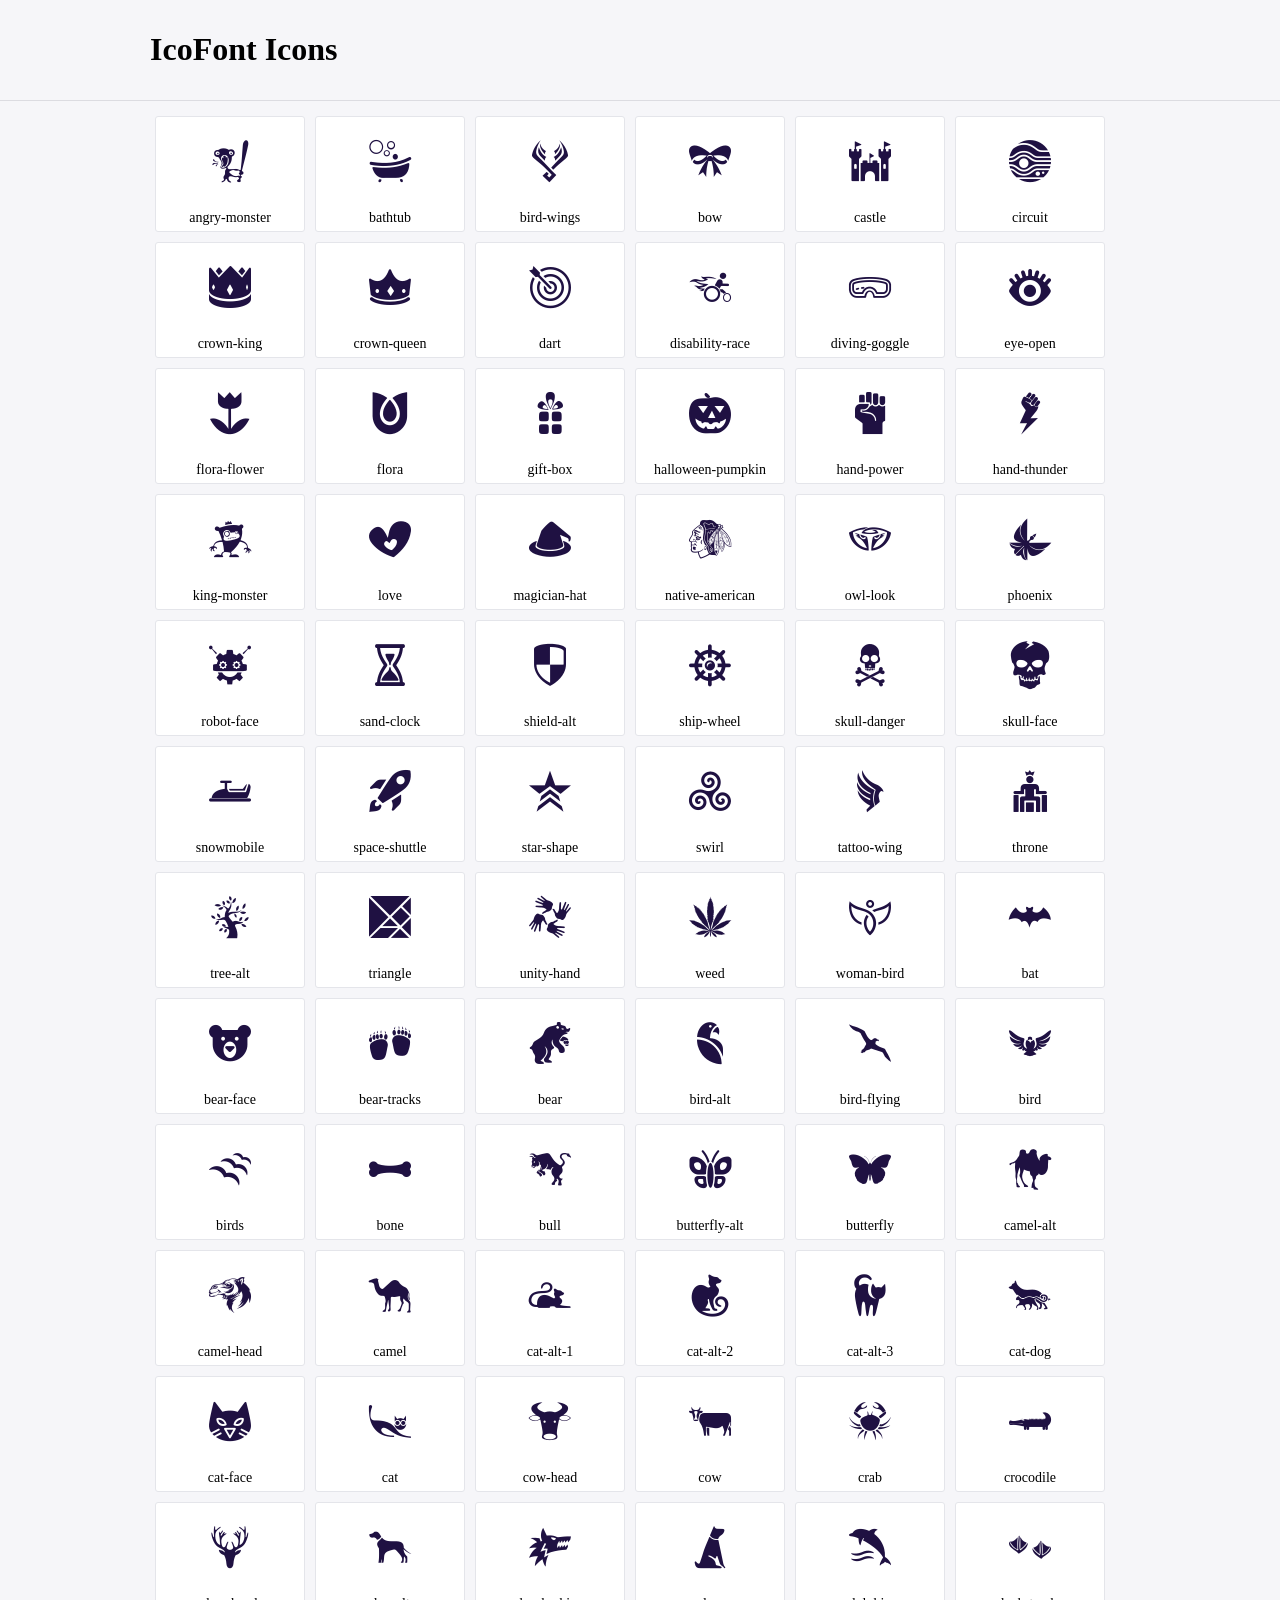
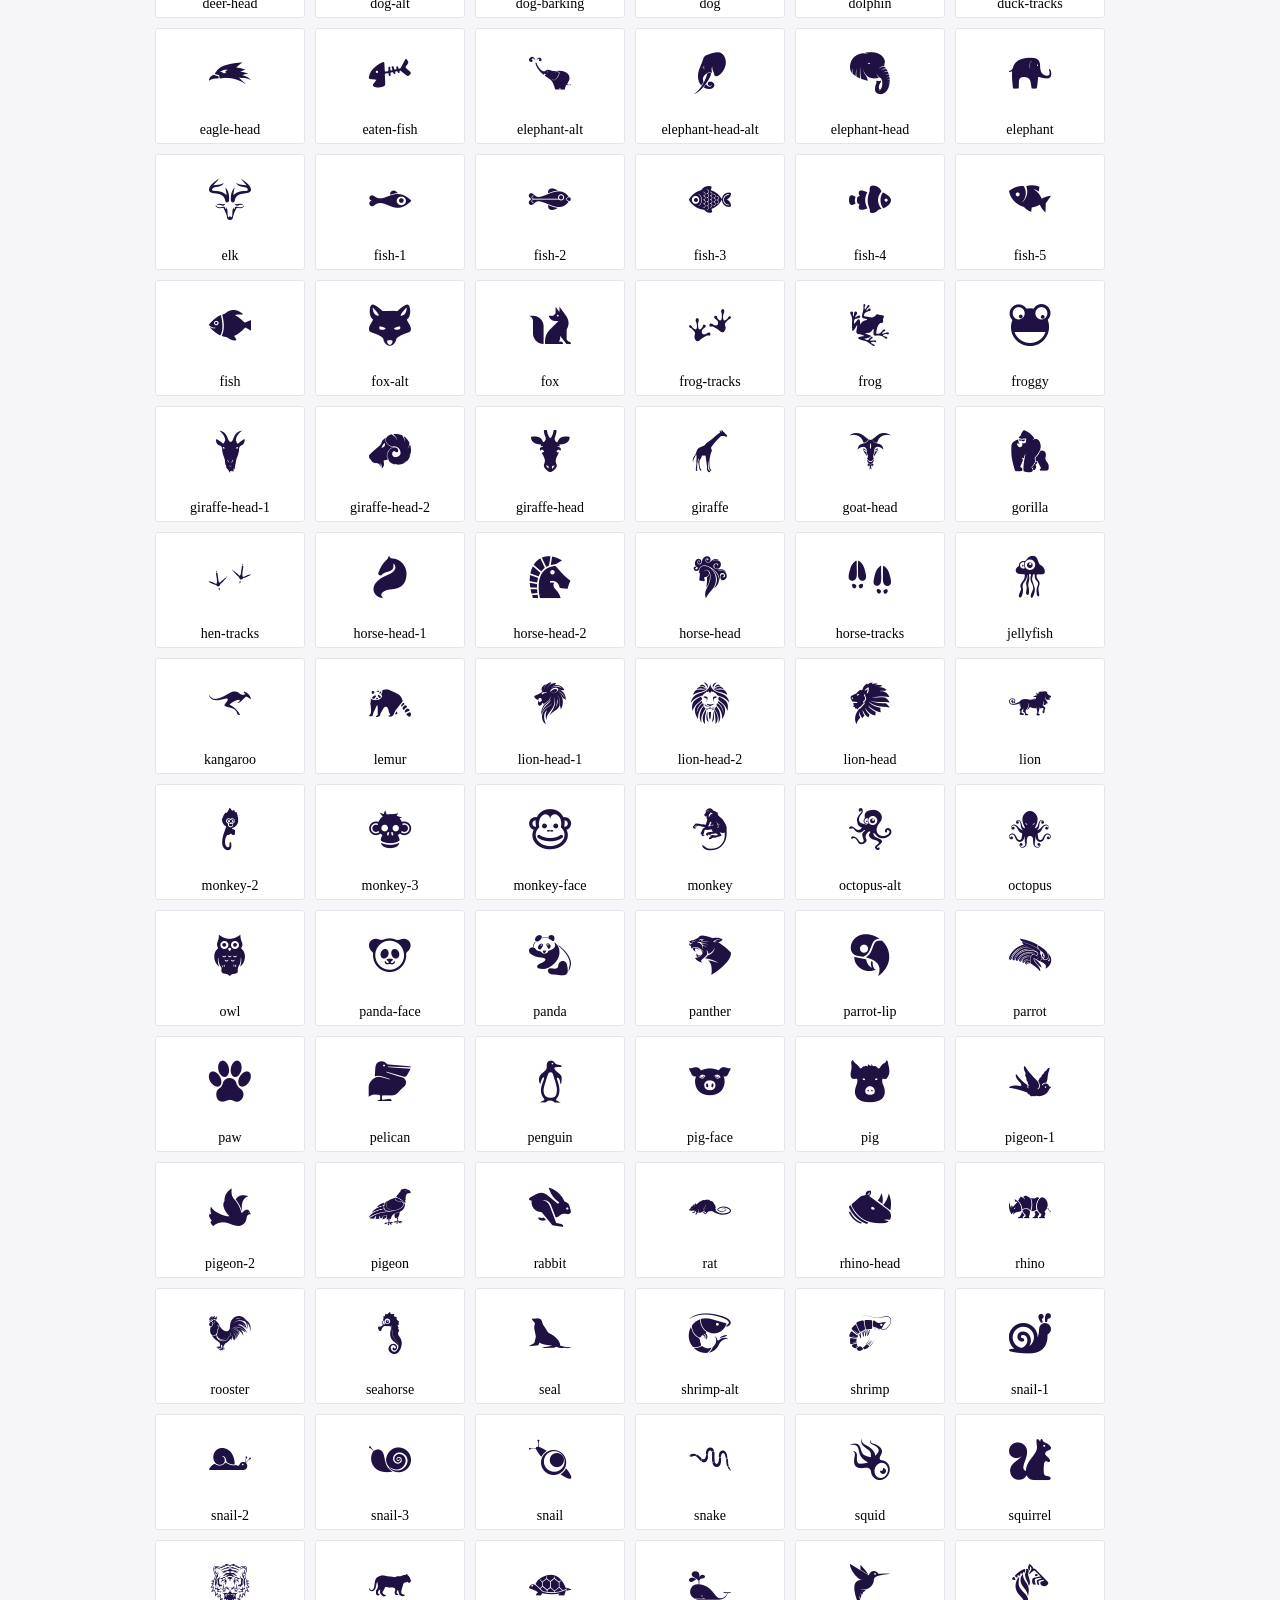
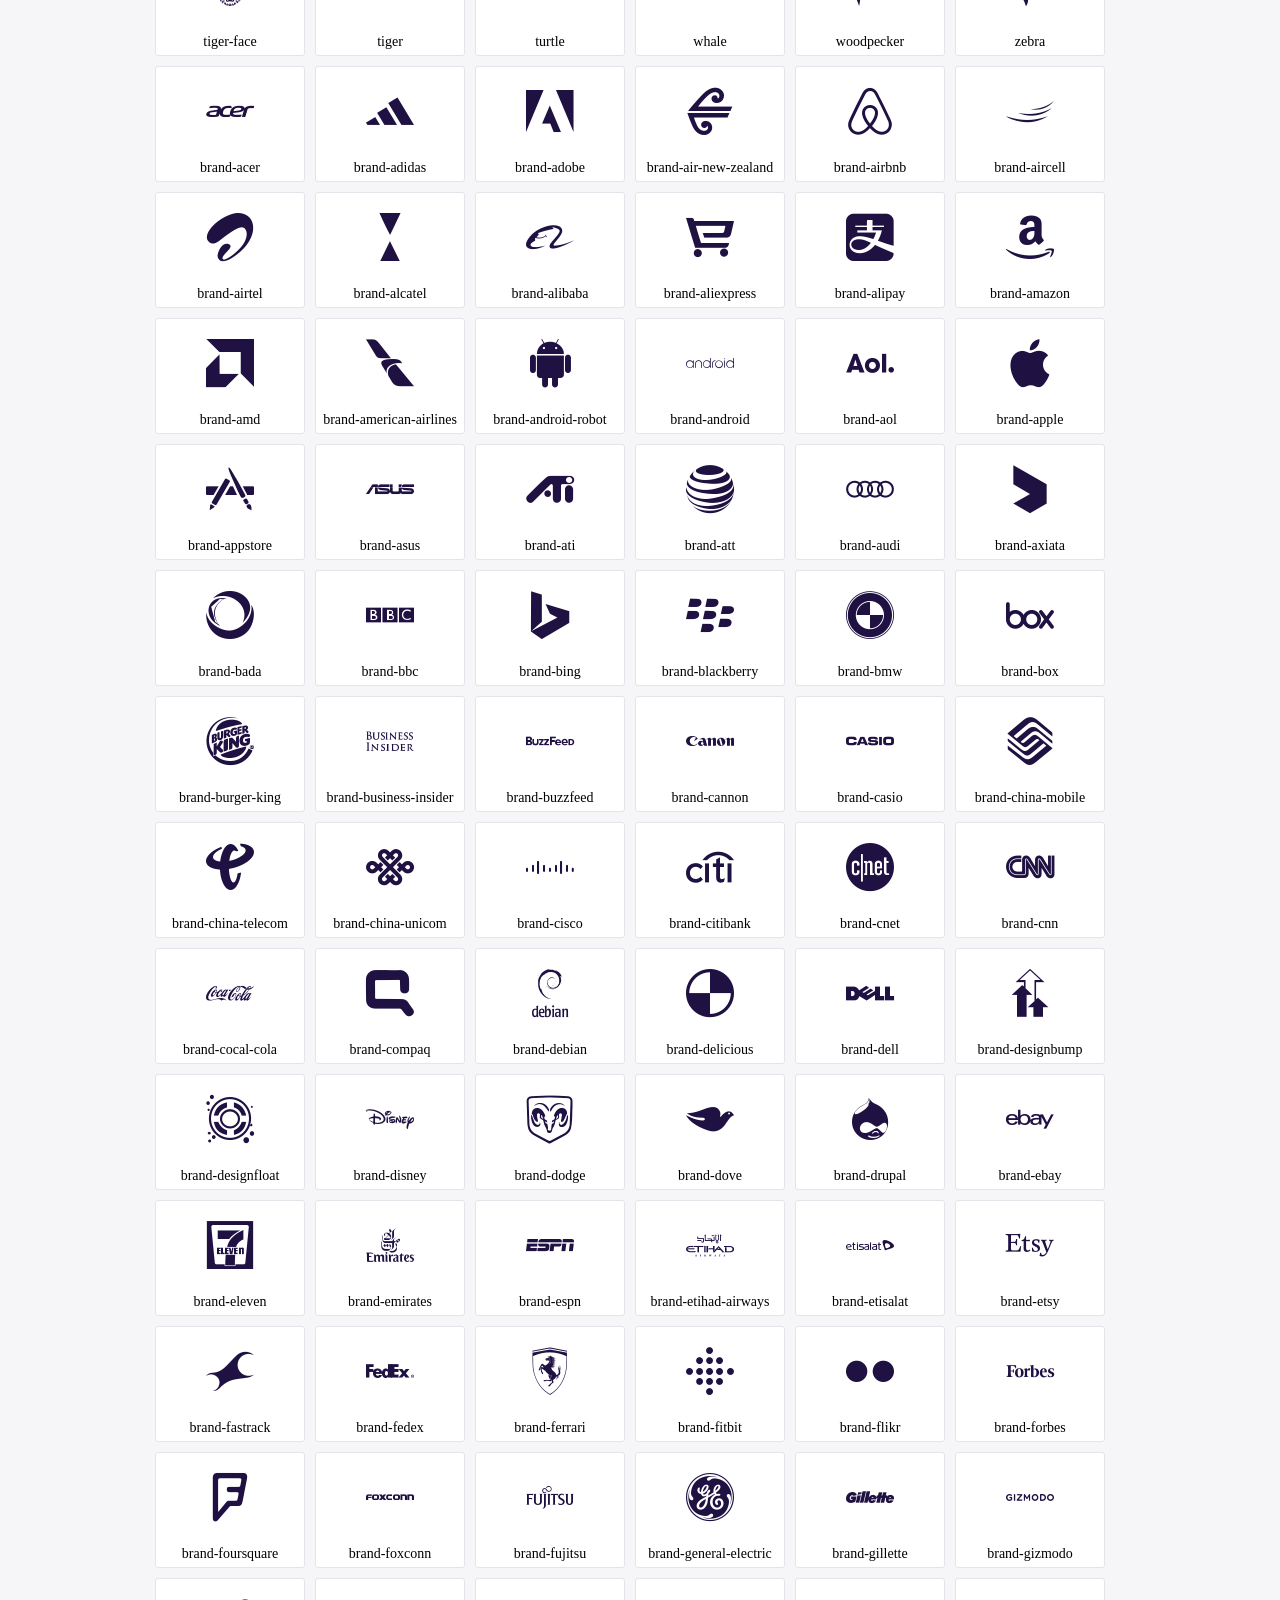
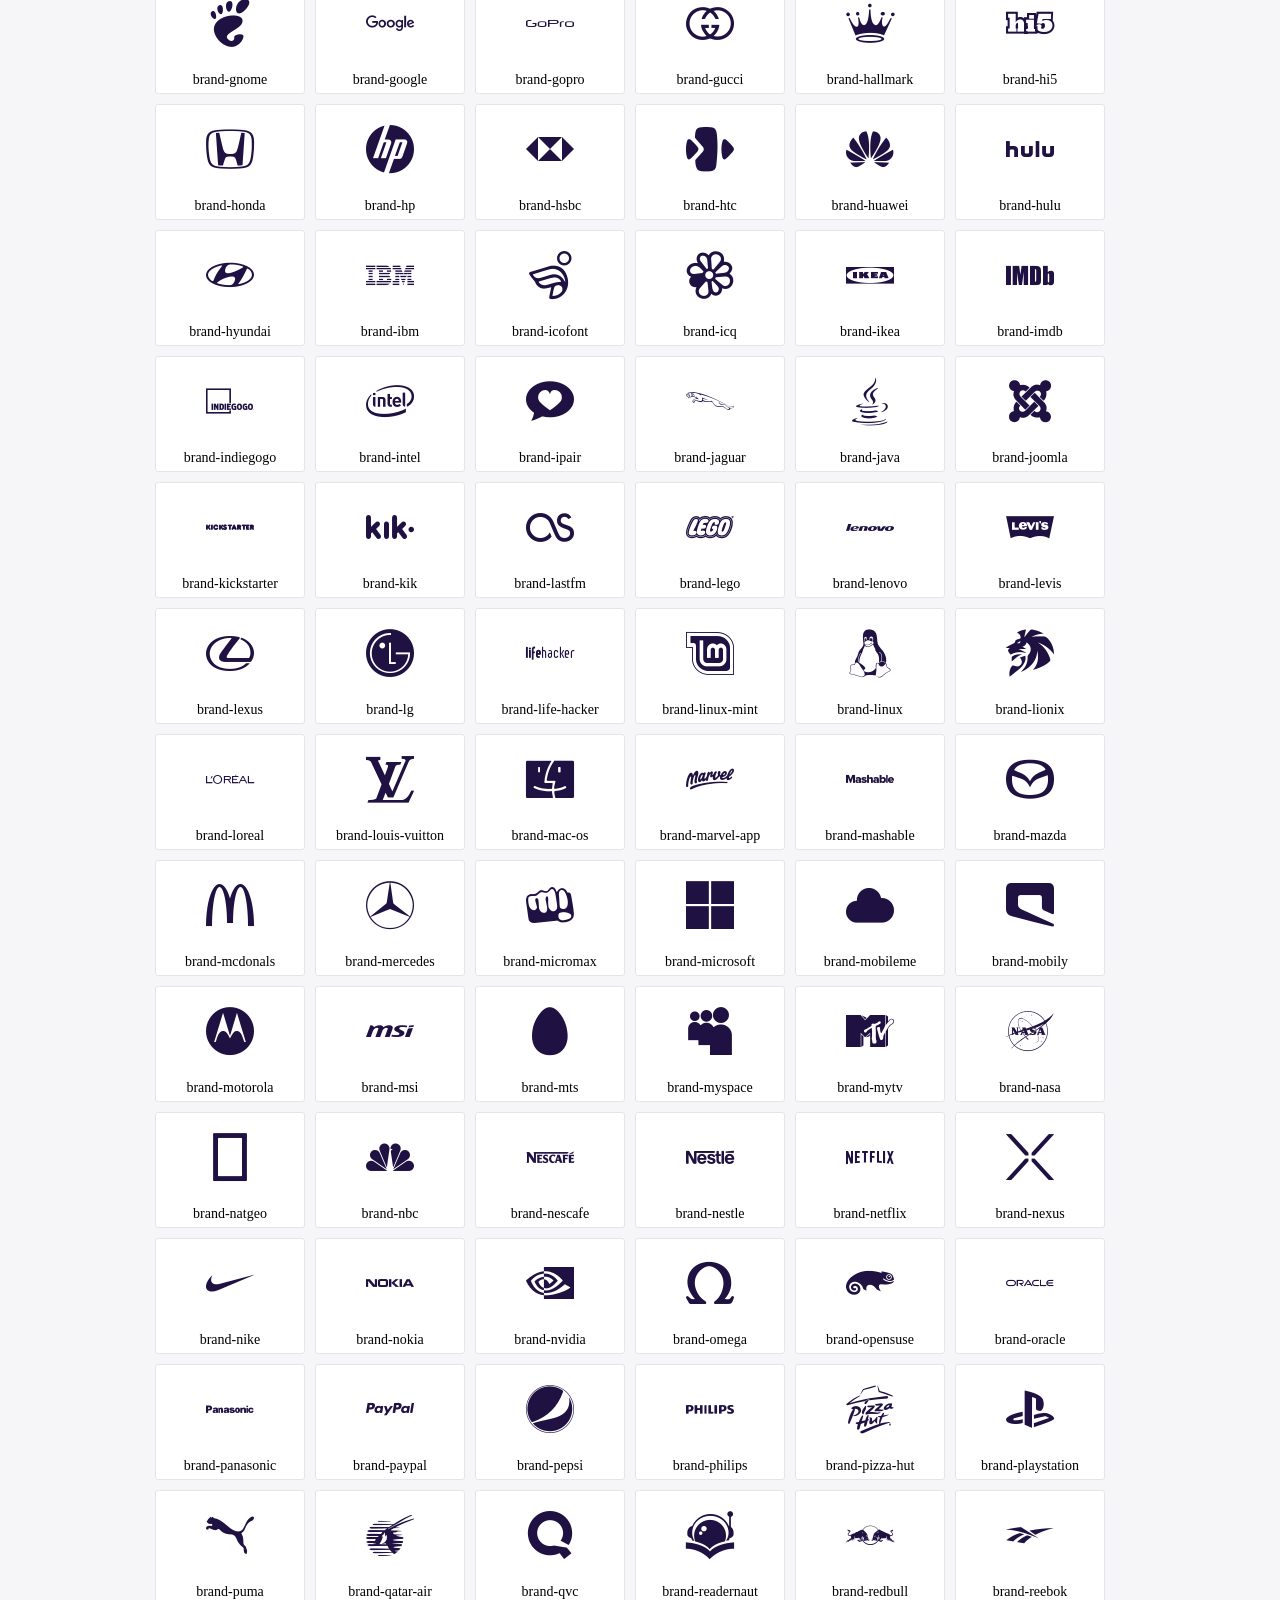
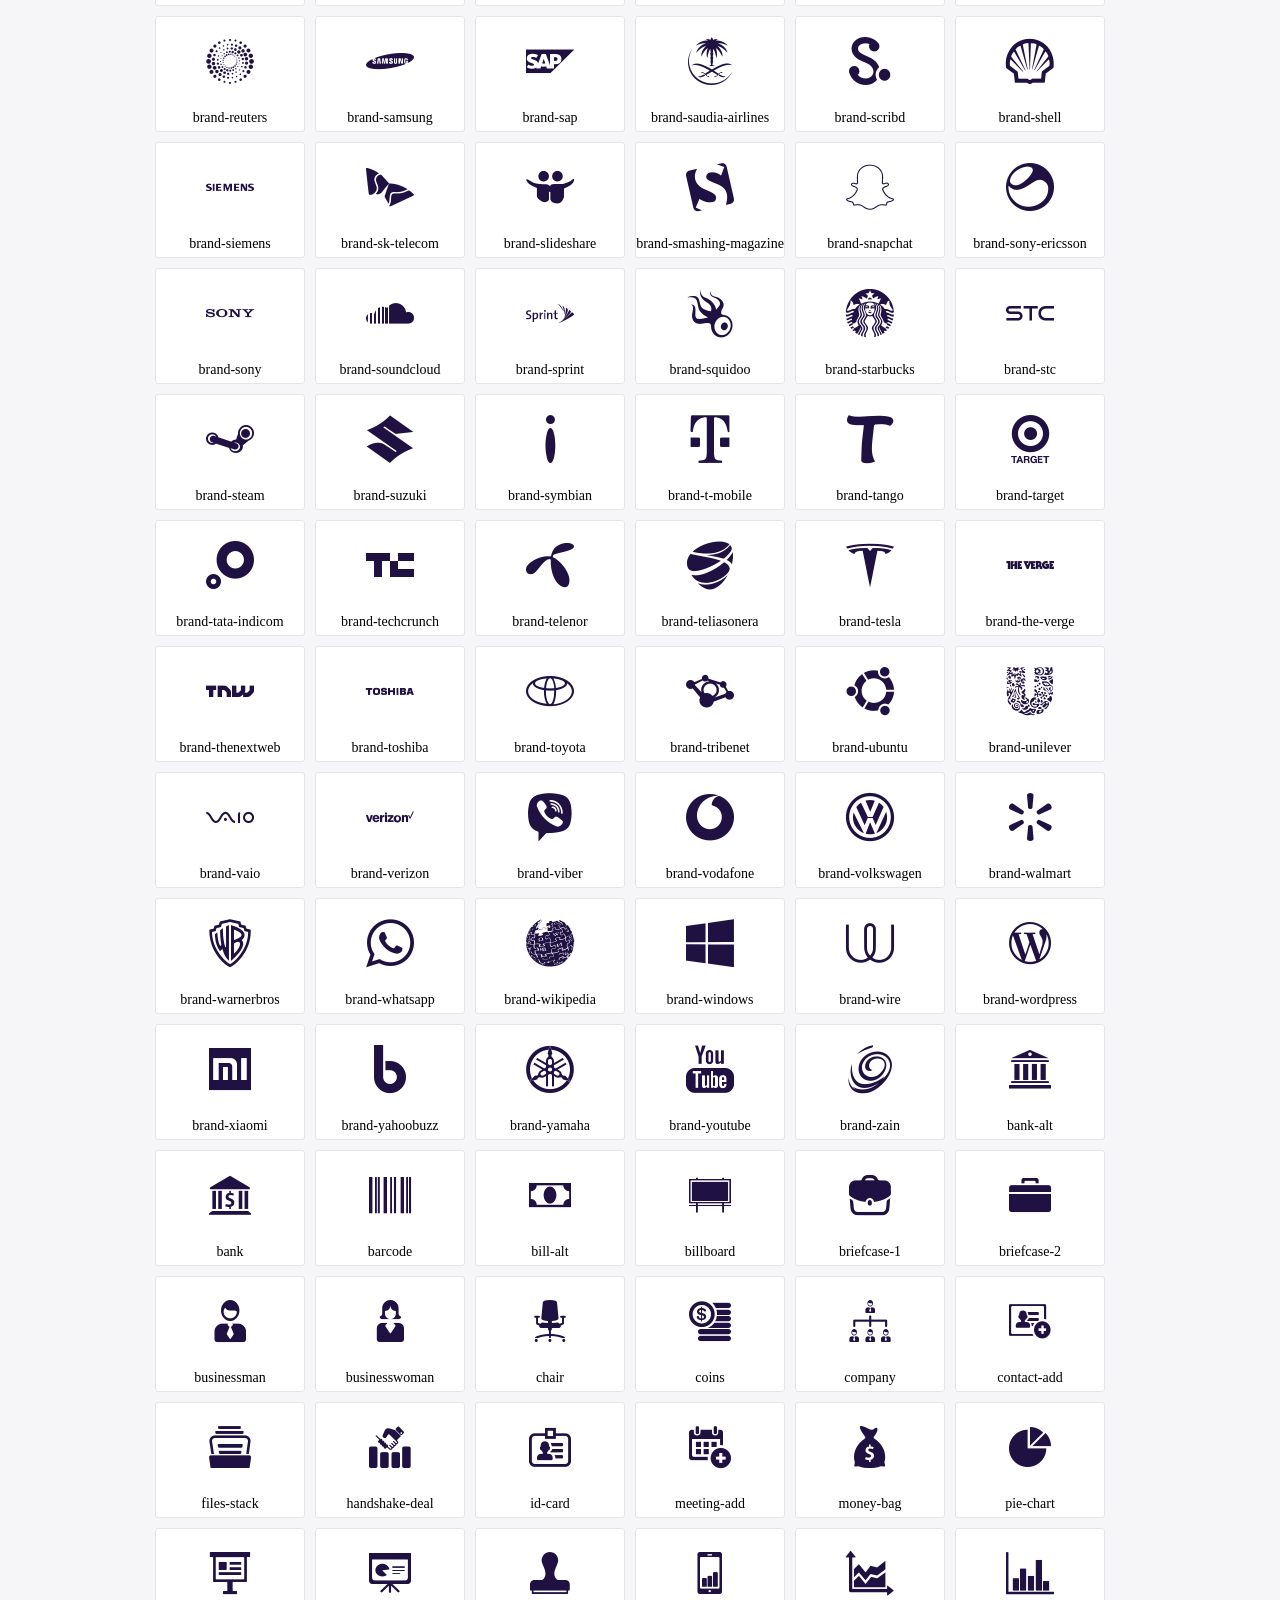
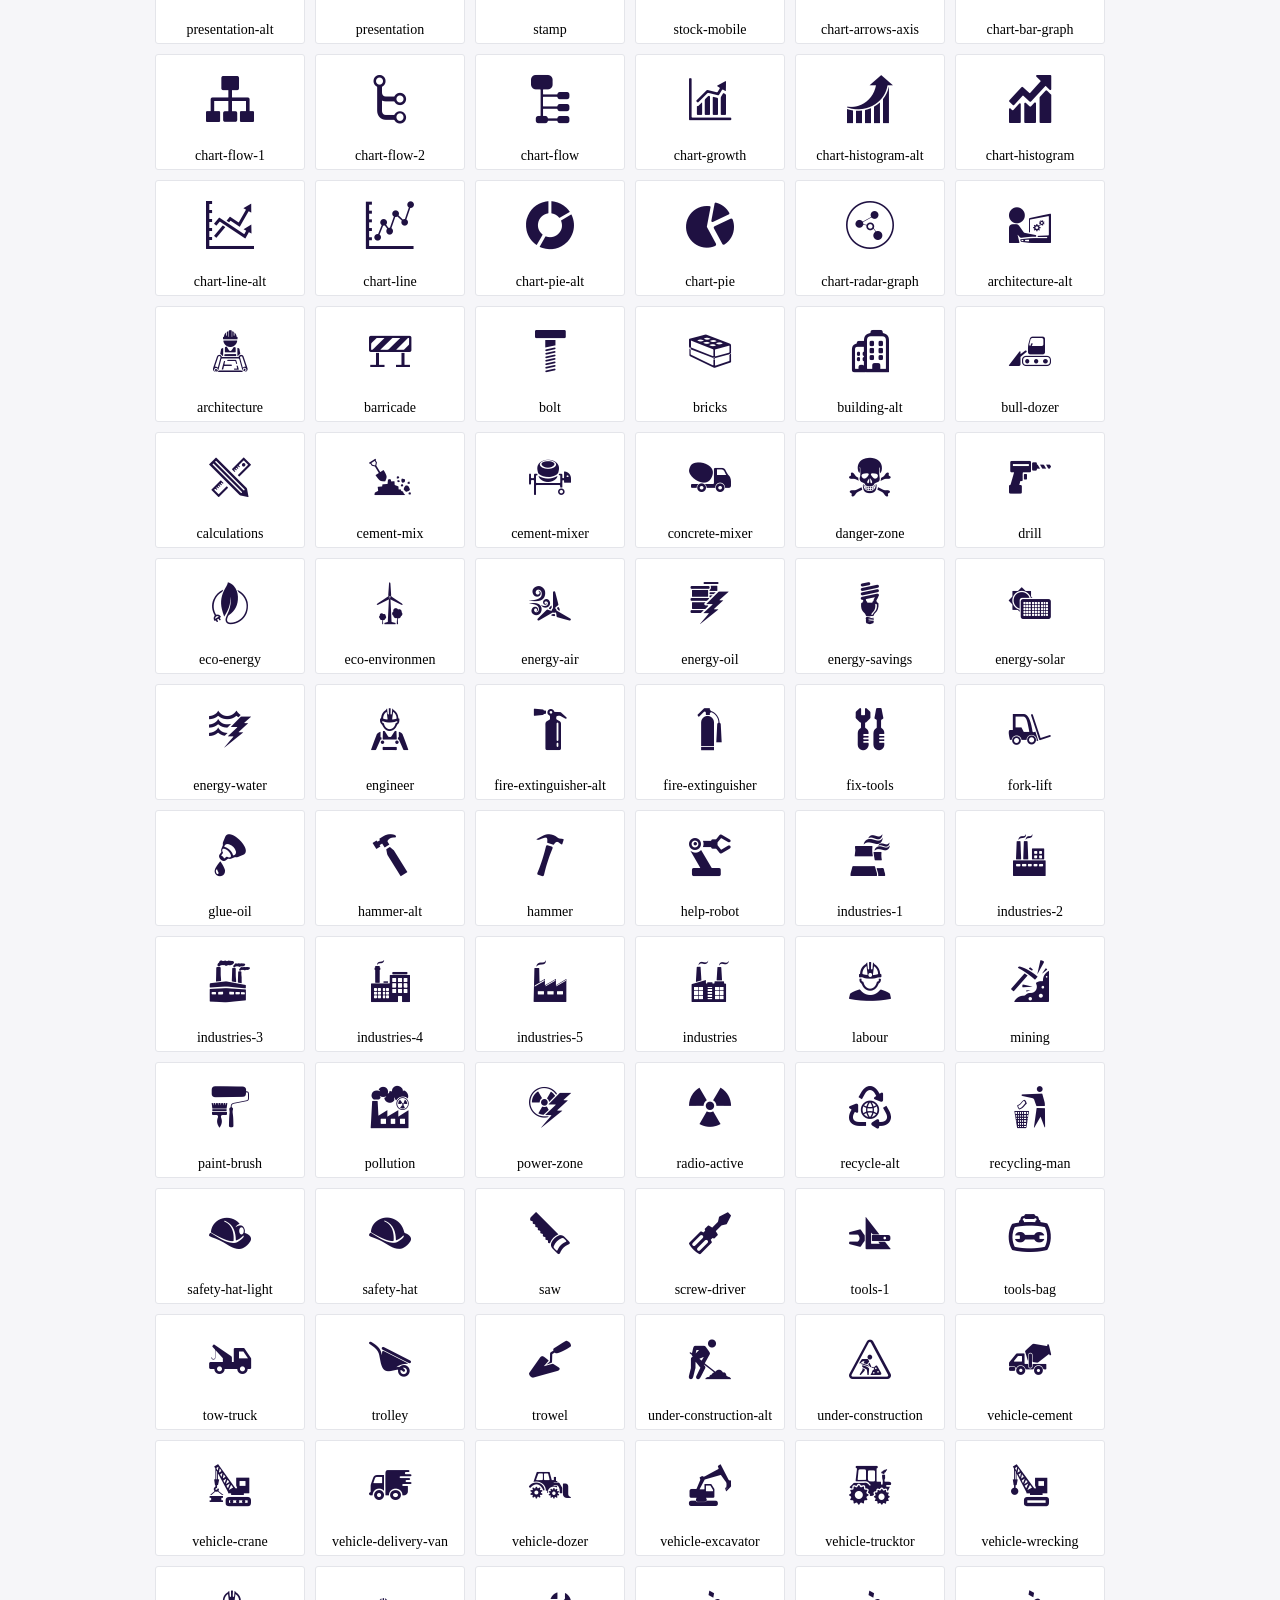
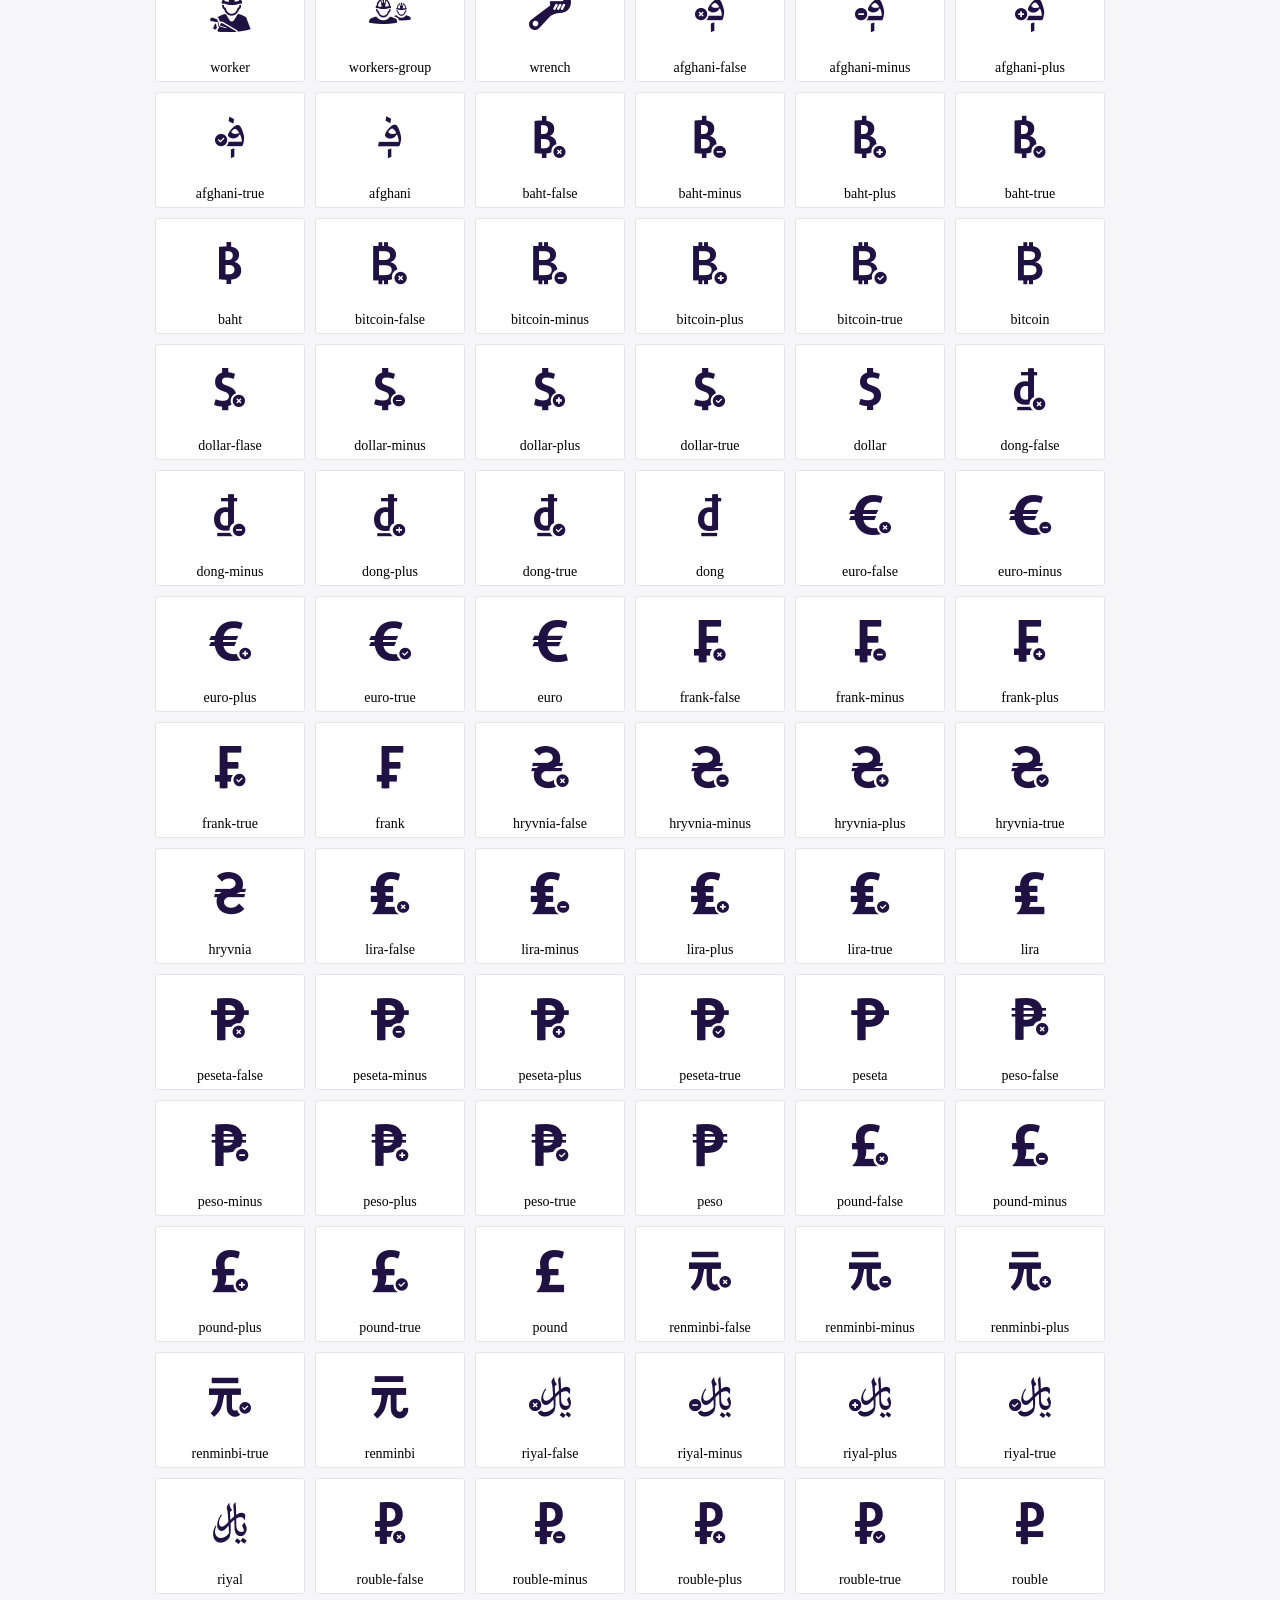
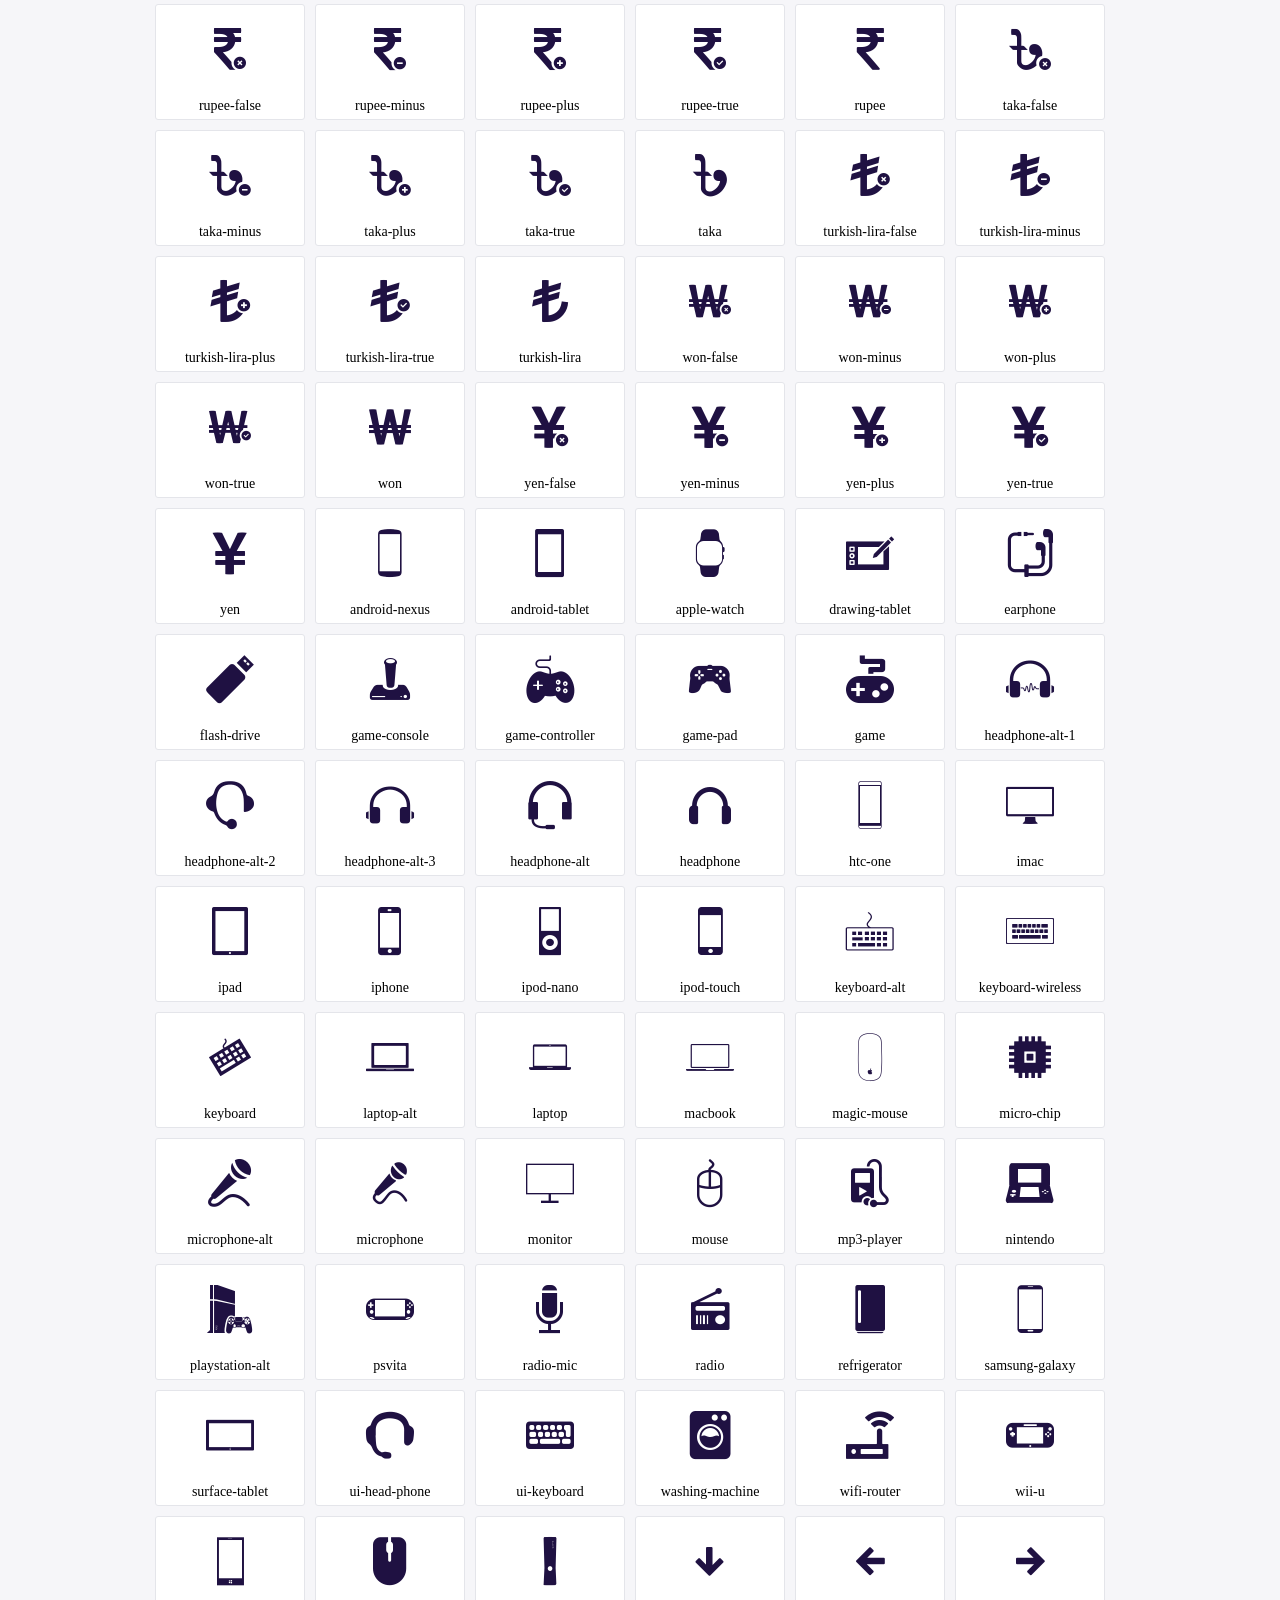
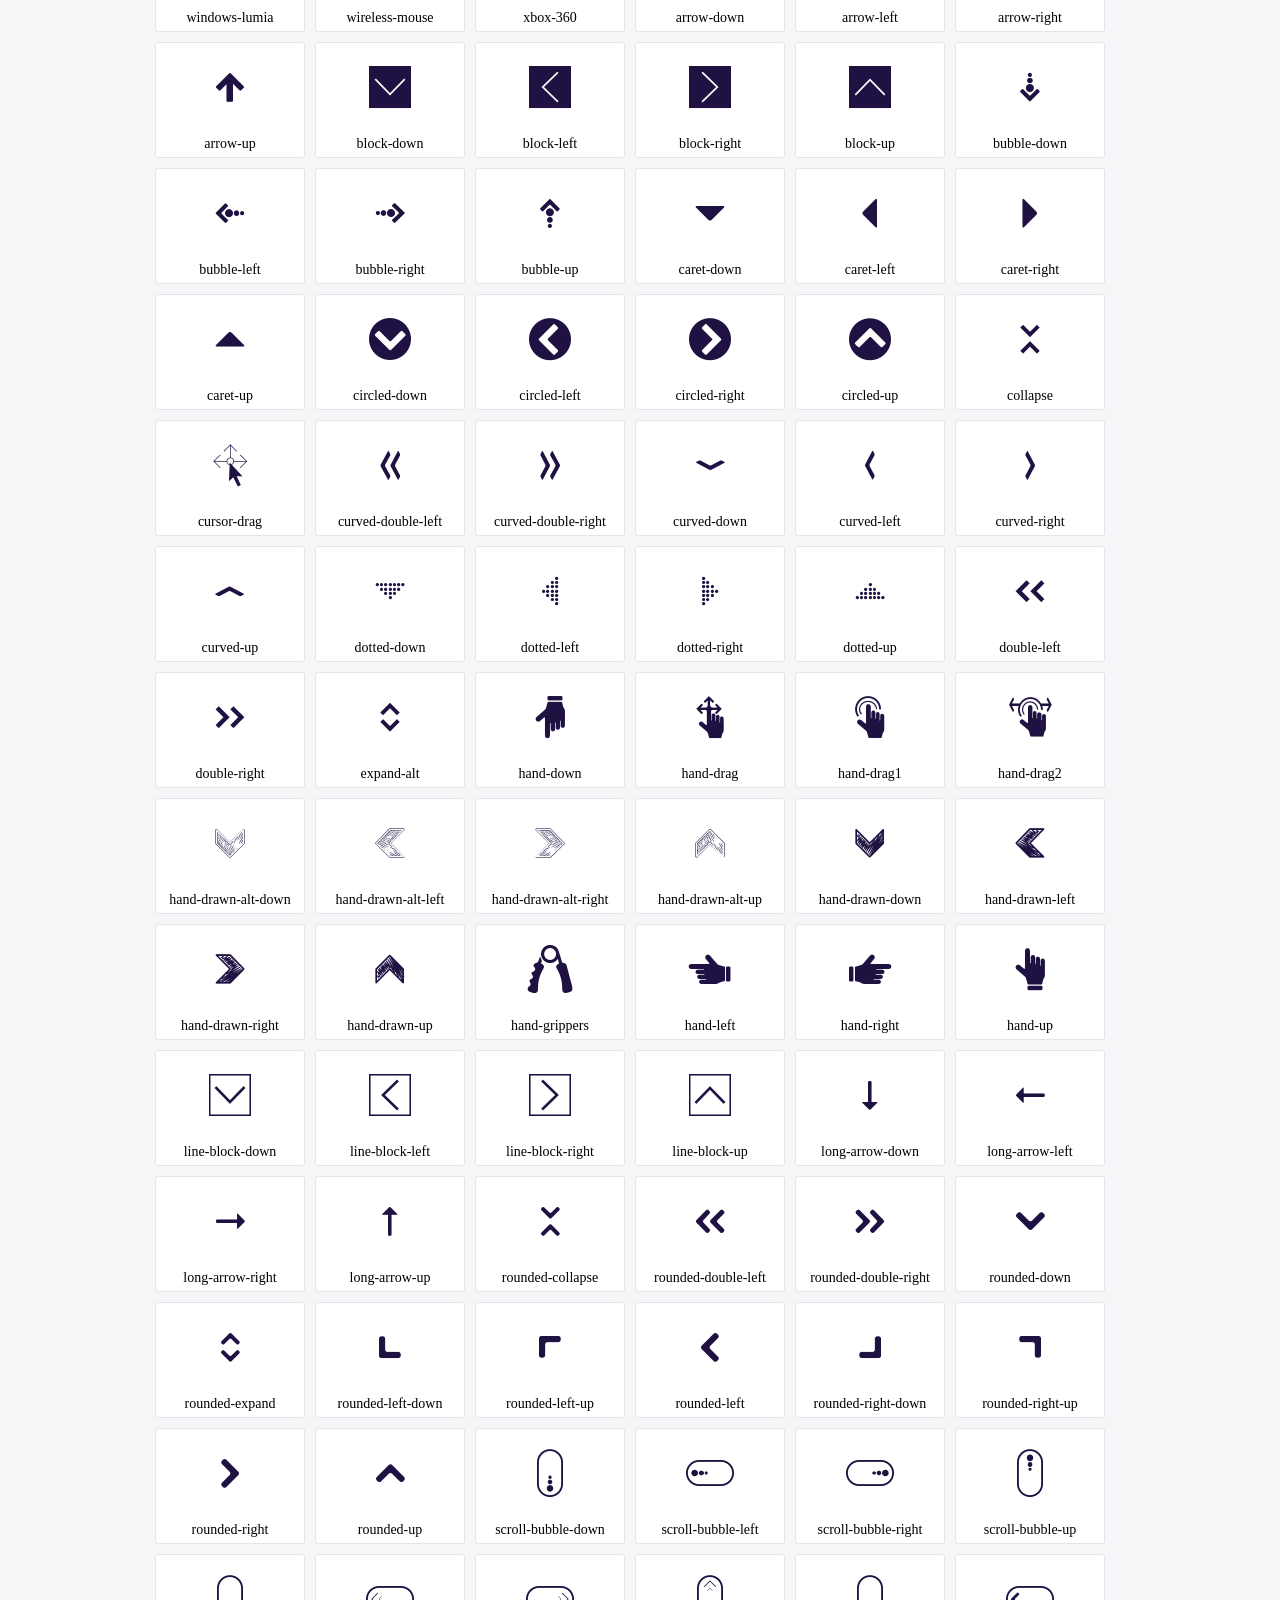
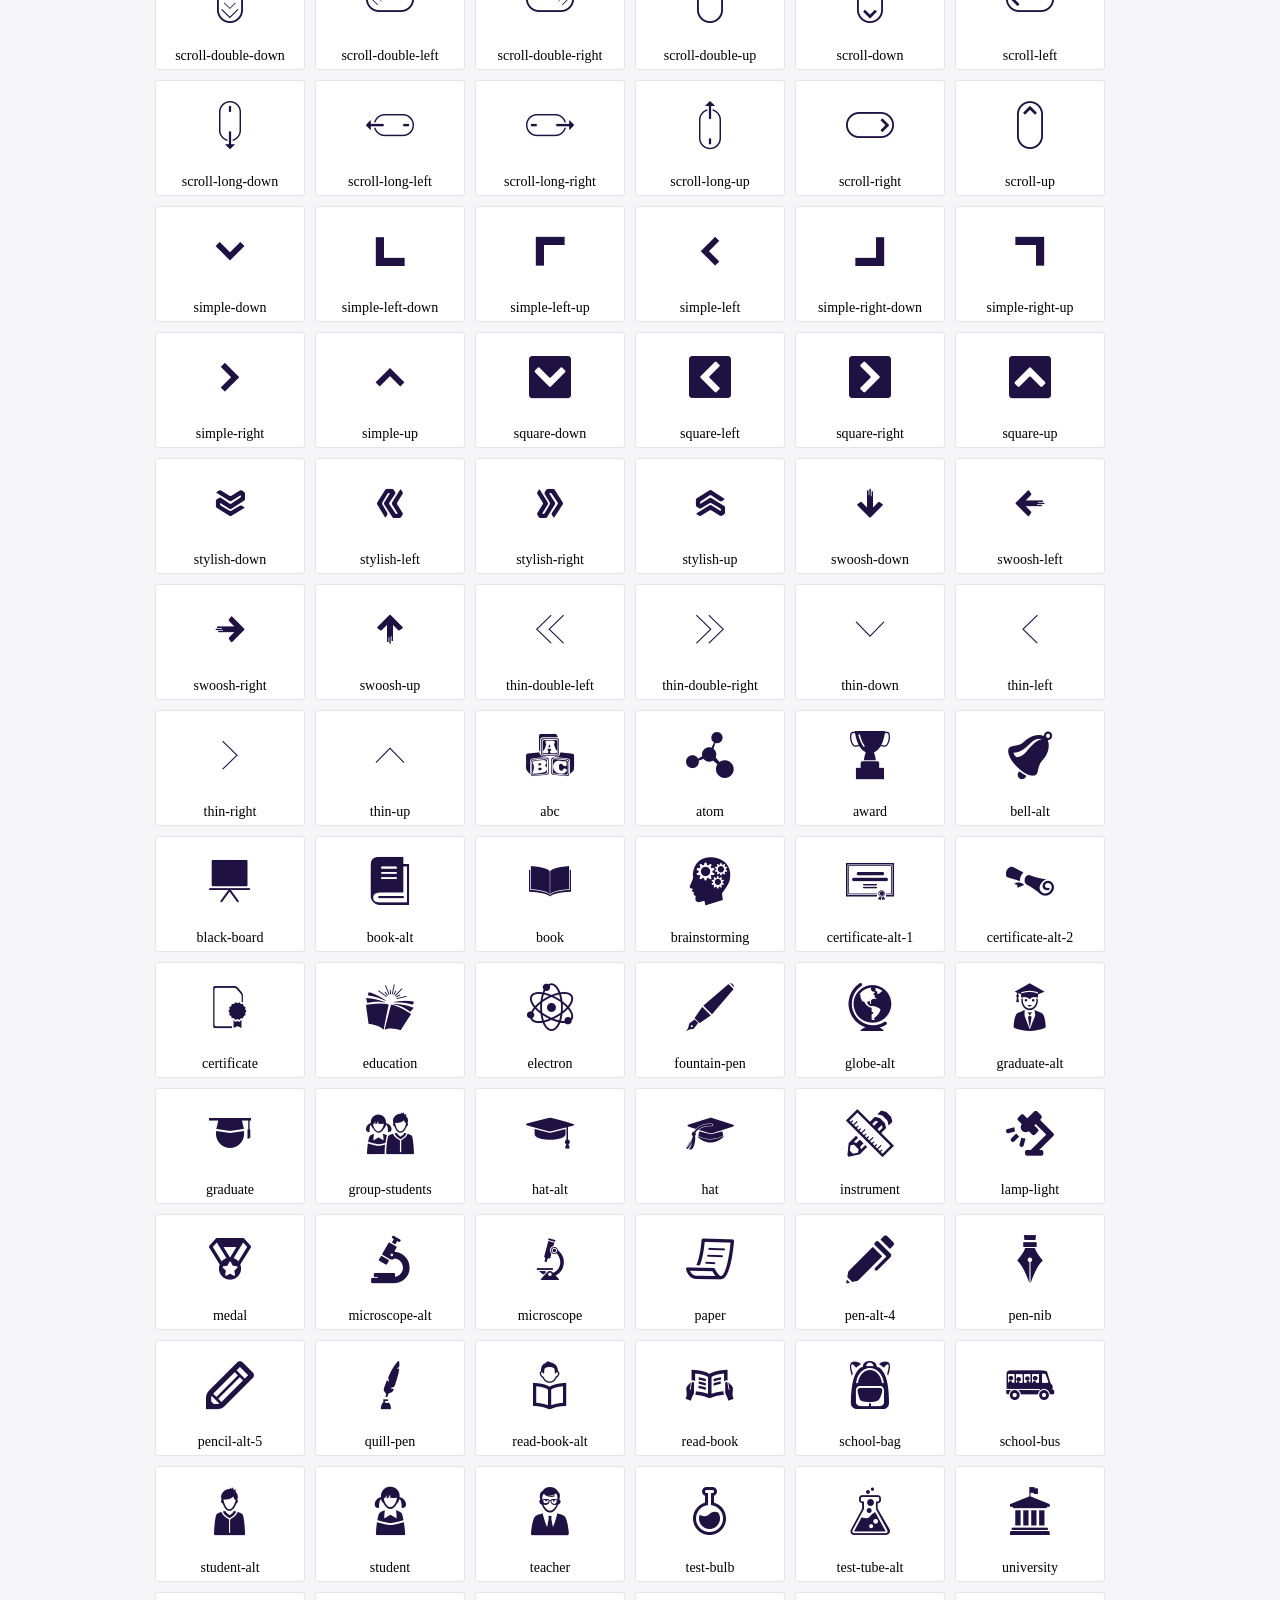
<file: fonts/icofont/demo.html>
<!DOCTYPE html>
	<html>
	<head>
		<meta charset="utf-8">
		<title>Examples | IcoFont</title>
		<link rel="stylesheet" type="text/css" href="./icofont.min.css">
		<style type="text/css">
			body {
				margin: 0;
				padding: 0;
				background: #F6F6F9;
			}
			.header {
				border-bottom: 1px solid #DCDCE1;
				padding: 10px 0;
				margin-bottom: 10px;
			}
			.container {
				width: 980px;
				margin: 0 auto;
			}
			.ico-title {
				font-size: 2em;
			}
			.iconlist {
				margin: 0;
				padding: 0;
				list-style: none;
				text-align: center;
				width: 100%;
				display: flex;
				flex-wrap: wrap;
				flex-direction: row;
			}
			.iconlist li {
				position: relative;
				margin: 5px;
				width: 150px;
				cursor: pointer;
			}
			.iconlist li .icon-holder {
				position: relative;
				text-align: center;
				border-radius: 3px;
				overflow: hidden;
				padding-bottom: 5px;
				background: #ffffff;
				border: 1px solid #E4E5EA;
				transition: all 0.2s linear 0s;
			}
			.iconlist li .icon-holder:hover {
				background: #00C3DA;
				color: #ffffff;
			}
			.iconlist li .icon-holder:hover .icon i {
				color: #ffffff;
			}
			.iconlist li .icon-holder .icon {
				padding: 20px;
				text-align: center;
			}
			.iconlist li .icon-holder .icon i {
				font-size: 3em;
				color: #1F1142;
			}
			.iconlist li .icon-holder span {
				font-size: 14px;
				display: block;
				margin-top: 5px;
				border-radius: 3px;
			}
		</style>
	</head>
	<body>
	<div class="header">
		<div class="container">
			<h1 class="ico-title"> IcoFont Icons </h1>
		</div>
	</div>
	<div class="container">
		<ul class="iconlist">
		
		<li>
			<div class="icon-holder">
				<div class="icon"> 
					<i class="icofont-angry-monster"></i>
				</div> 
				<span> angry-monster </span>
			</div>
		</li>
		
		<li>
			<div class="icon-holder">
				<div class="icon"> 
					<i class="icofont-bathtub"></i>
				</div> 
				<span> bathtub </span>
			</div>
		</li>
		
		<li>
			<div class="icon-holder">
				<div class="icon"> 
					<i class="icofont-bird-wings"></i>
				</div> 
				<span> bird-wings </span>
			</div>
		</li>
		
		<li>
			<div class="icon-holder">
				<div class="icon"> 
					<i class="icofont-bow"></i>
				</div> 
				<span> bow </span>
			</div>
		</li>
		
		<li>
			<div class="icon-holder">
				<div class="icon"> 
					<i class="icofont-castle"></i>
				</div> 
				<span> castle </span>
			</div>
		</li>
		
		<li>
			<div class="icon-holder">
				<div class="icon"> 
					<i class="icofont-circuit"></i>
				</div> 
				<span> circuit </span>
			</div>
		</li>
		
		<li>
			<div class="icon-holder">
				<div class="icon"> 
					<i class="icofont-crown-king"></i>
				</div> 
				<span> crown-king </span>
			</div>
		</li>
		
		<li>
			<div class="icon-holder">
				<div class="icon"> 
					<i class="icofont-crown-queen"></i>
				</div> 
				<span> crown-queen </span>
			</div>
		</li>
		
		<li>
			<div class="icon-holder">
				<div class="icon"> 
					<i class="icofont-dart"></i>
				</div> 
				<span> dart </span>
			</div>
		</li>
		
		<li>
			<div class="icon-holder">
				<div class="icon"> 
					<i class="icofont-disability-race"></i>
				</div> 
				<span> disability-race </span>
			</div>
		</li>
		
		<li>
			<div class="icon-holder">
				<div class="icon"> 
					<i class="icofont-diving-goggle"></i>
				</div> 
				<span> diving-goggle </span>
			</div>
		</li>
		
		<li>
			<div class="icon-holder">
				<div class="icon"> 
					<i class="icofont-eye-open"></i>
				</div> 
				<span> eye-open </span>
			</div>
		</li>
		
		<li>
			<div class="icon-holder">
				<div class="icon"> 
					<i class="icofont-flora-flower"></i>
				</div> 
				<span> flora-flower </span>
			</div>
		</li>
		
		<li>
			<div class="icon-holder">
				<div class="icon"> 
					<i class="icofont-flora"></i>
				</div> 
				<span> flora </span>
			</div>
		</li>
		
		<li>
			<div class="icon-holder">
				<div class="icon"> 
					<i class="icofont-gift-box"></i>
				</div> 
				<span> gift-box </span>
			</div>
		</li>
		
		<li>
			<div class="icon-holder">
				<div class="icon"> 
					<i class="icofont-halloween-pumpkin"></i>
				</div> 
				<span> halloween-pumpkin </span>
			</div>
		</li>
		
		<li>
			<div class="icon-holder">
				<div class="icon"> 
					<i class="icofont-hand-power"></i>
				</div> 
				<span> hand-power </span>
			</div>
		</li>
		
		<li>
			<div class="icon-holder">
				<div class="icon"> 
					<i class="icofont-hand-thunder"></i>
				</div> 
				<span> hand-thunder </span>
			</div>
		</li>
		
		<li>
			<div class="icon-holder">
				<div class="icon"> 
					<i class="icofont-king-monster"></i>
				</div> 
				<span> king-monster </span>
			</div>
		</li>
		
		<li>
			<div class="icon-holder">
				<div class="icon"> 
					<i class="icofont-love"></i>
				</div> 
				<span> love </span>
			</div>
		</li>
		
		<li>
			<div class="icon-holder">
				<div class="icon"> 
					<i class="icofont-magician-hat"></i>
				</div> 
				<span> magician-hat </span>
			</div>
		</li>
		
		<li>
			<div class="icon-holder">
				<div class="icon"> 
					<i class="icofont-native-american"></i>
				</div> 
				<span> native-american </span>
			</div>
		</li>
		
		<li>
			<div class="icon-holder">
				<div class="icon"> 
					<i class="icofont-owl-look"></i>
				</div> 
				<span> owl-look </span>
			</div>
		</li>
		
		<li>
			<div class="icon-holder">
				<div class="icon"> 
					<i class="icofont-phoenix"></i>
				</div> 
				<span> phoenix </span>
			</div>
		</li>
		
		<li>
			<div class="icon-holder">
				<div class="icon"> 
					<i class="icofont-robot-face"></i>
				</div> 
				<span> robot-face </span>
			</div>
		</li>
		
		<li>
			<div class="icon-holder">
				<div class="icon"> 
					<i class="icofont-sand-clock"></i>
				</div> 
				<span> sand-clock </span>
			</div>
		</li>
		
		<li>
			<div class="icon-holder">
				<div class="icon"> 
					<i class="icofont-shield-alt"></i>
				</div> 
				<span> shield-alt </span>
			</div>
		</li>
		
		<li>
			<div class="icon-holder">
				<div class="icon"> 
					<i class="icofont-ship-wheel"></i>
				</div> 
				<span> ship-wheel </span>
			</div>
		</li>
		
		<li>
			<div class="icon-holder">
				<div class="icon"> 
					<i class="icofont-skull-danger"></i>
				</div> 
				<span> skull-danger </span>
			</div>
		</li>
		
		<li>
			<div class="icon-holder">
				<div class="icon"> 
					<i class="icofont-skull-face"></i>
				</div> 
				<span> skull-face </span>
			</div>
		</li>
		
		<li>
			<div class="icon-holder">
				<div class="icon"> 
					<i class="icofont-snowmobile"></i>
				</div> 
				<span> snowmobile </span>
			</div>
		</li>
		
		<li>
			<div class="icon-holder">
				<div class="icon"> 
					<i class="icofont-space-shuttle"></i>
				</div> 
				<span> space-shuttle </span>
			</div>
		</li>
		
		<li>
			<div class="icon-holder">
				<div class="icon"> 
					<i class="icofont-star-shape"></i>
				</div> 
				<span> star-shape </span>
			</div>
		</li>
		
		<li>
			<div class="icon-holder">
				<div class="icon"> 
					<i class="icofont-swirl"></i>
				</div> 
				<span> swirl </span>
			</div>
		</li>
		
		<li>
			<div class="icon-holder">
				<div class="icon"> 
					<i class="icofont-tattoo-wing"></i>
				</div> 
				<span> tattoo-wing </span>
			</div>
		</li>
		
		<li>
			<div class="icon-holder">
				<div class="icon"> 
					<i class="icofont-throne"></i>
				</div> 
				<span> throne </span>
			</div>
		</li>
		
		<li>
			<div class="icon-holder">
				<div class="icon"> 
					<i class="icofont-tree-alt"></i>
				</div> 
				<span> tree-alt </span>
			</div>
		</li>
		
		<li>
			<div class="icon-holder">
				<div class="icon"> 
					<i class="icofont-triangle"></i>
				</div> 
				<span> triangle </span>
			</div>
		</li>
		
		<li>
			<div class="icon-holder">
				<div class="icon"> 
					<i class="icofont-unity-hand"></i>
				</div> 
				<span> unity-hand </span>
			</div>
		</li>
		
		<li>
			<div class="icon-holder">
				<div class="icon"> 
					<i class="icofont-weed"></i>
				</div> 
				<span> weed </span>
			</div>
		</li>
		
		<li>
			<div class="icon-holder">
				<div class="icon"> 
					<i class="icofont-woman-bird"></i>
				</div> 
				<span> woman-bird </span>
			</div>
		</li>
		
		<li>
			<div class="icon-holder">
				<div class="icon"> 
					<i class="icofont-bat"></i>
				</div> 
				<span> bat </span>
			</div>
		</li>
		
		<li>
			<div class="icon-holder">
				<div class="icon"> 
					<i class="icofont-bear-face"></i>
				</div> 
				<span> bear-face </span>
			</div>
		</li>
		
		<li>
			<div class="icon-holder">
				<div class="icon"> 
					<i class="icofont-bear-tracks"></i>
				</div> 
				<span> bear-tracks </span>
			</div>
		</li>
		
		<li>
			<div class="icon-holder">
				<div class="icon"> 
					<i class="icofont-bear"></i>
				</div> 
				<span> bear </span>
			</div>
		</li>
		
		<li>
			<div class="icon-holder">
				<div class="icon"> 
					<i class="icofont-bird-alt"></i>
				</div> 
				<span> bird-alt </span>
			</div>
		</li>
		
		<li>
			<div class="icon-holder">
				<div class="icon"> 
					<i class="icofont-bird-flying"></i>
				</div> 
				<span> bird-flying </span>
			</div>
		</li>
		
		<li>
			<div class="icon-holder">
				<div class="icon"> 
					<i class="icofont-bird"></i>
				</div> 
				<span> bird </span>
			</div>
		</li>
		
		<li>
			<div class="icon-holder">
				<div class="icon"> 
					<i class="icofont-birds"></i>
				</div> 
				<span> birds </span>
			</div>
		</li>
		
		<li>
			<div class="icon-holder">
				<div class="icon"> 
					<i class="icofont-bone"></i>
				</div> 
				<span> bone </span>
			</div>
		</li>
		
		<li>
			<div class="icon-holder">
				<div class="icon"> 
					<i class="icofont-bull"></i>
				</div> 
				<span> bull </span>
			</div>
		</li>
		
		<li>
			<div class="icon-holder">
				<div class="icon"> 
					<i class="icofont-butterfly-alt"></i>
				</div> 
				<span> butterfly-alt </span>
			</div>
		</li>
		
		<li>
			<div class="icon-holder">
				<div class="icon"> 
					<i class="icofont-butterfly"></i>
				</div> 
				<span> butterfly </span>
			</div>
		</li>
		
		<li>
			<div class="icon-holder">
				<div class="icon"> 
					<i class="icofont-camel-alt"></i>
				</div> 
				<span> camel-alt </span>
			</div>
		</li>
		
		<li>
			<div class="icon-holder">
				<div class="icon"> 
					<i class="icofont-camel-head"></i>
				</div> 
				<span> camel-head </span>
			</div>
		</li>
		
		<li>
			<div class="icon-holder">
				<div class="icon"> 
					<i class="icofont-camel"></i>
				</div> 
				<span> camel </span>
			</div>
		</li>
		
		<li>
			<div class="icon-holder">
				<div class="icon"> 
					<i class="icofont-cat-alt-1"></i>
				</div> 
				<span> cat-alt-1 </span>
			</div>
		</li>
		
		<li>
			<div class="icon-holder">
				<div class="icon"> 
					<i class="icofont-cat-alt-2"></i>
				</div> 
				<span> cat-alt-2 </span>
			</div>
		</li>
		
		<li>
			<div class="icon-holder">
				<div class="icon"> 
					<i class="icofont-cat-alt-3"></i>
				</div> 
				<span> cat-alt-3 </span>
			</div>
		</li>
		
		<li>
			<div class="icon-holder">
				<div class="icon"> 
					<i class="icofont-cat-dog"></i>
				</div> 
				<span> cat-dog </span>
			</div>
		</li>
		
		<li>
			<div class="icon-holder">
				<div class="icon"> 
					<i class="icofont-cat-face"></i>
				</div> 
				<span> cat-face </span>
			</div>
		</li>
		
		<li>
			<div class="icon-holder">
				<div class="icon"> 
					<i class="icofont-cat"></i>
				</div> 
				<span> cat </span>
			</div>
		</li>
		
		<li>
			<div class="icon-holder">
				<div class="icon"> 
					<i class="icofont-cow-head"></i>
				</div> 
				<span> cow-head </span>
			</div>
		</li>
		
		<li>
			<div class="icon-holder">
				<div class="icon"> 
					<i class="icofont-cow"></i>
				</div> 
				<span> cow </span>
			</div>
		</li>
		
		<li>
			<div class="icon-holder">
				<div class="icon"> 
					<i class="icofont-crab"></i>
				</div> 
				<span> crab </span>
			</div>
		</li>
		
		<li>
			<div class="icon-holder">
				<div class="icon"> 
					<i class="icofont-crocodile"></i>
				</div> 
				<span> crocodile </span>
			</div>
		</li>
		
		<li>
			<div class="icon-holder">
				<div class="icon"> 
					<i class="icofont-deer-head"></i>
				</div> 
				<span> deer-head </span>
			</div>
		</li>
		
		<li>
			<div class="icon-holder">
				<div class="icon"> 
					<i class="icofont-dog-alt"></i>
				</div> 
				<span> dog-alt </span>
			</div>
		</li>
		
		<li>
			<div class="icon-holder">
				<div class="icon"> 
					<i class="icofont-dog-barking"></i>
				</div> 
				<span> dog-barking </span>
			</div>
		</li>
		
		<li>
			<div class="icon-holder">
				<div class="icon"> 
					<i class="icofont-dog"></i>
				</div> 
				<span> dog </span>
			</div>
		</li>
		
		<li>
			<div class="icon-holder">
				<div class="icon"> 
					<i class="icofont-dolphin"></i>
				</div> 
				<span> dolphin </span>
			</div>
		</li>
		
		<li>
			<div class="icon-holder">
				<div class="icon"> 
					<i class="icofont-duck-tracks"></i>
				</div> 
				<span> duck-tracks </span>
			</div>
		</li>
		
		<li>
			<div class="icon-holder">
				<div class="icon"> 
					<i class="icofont-eagle-head"></i>
				</div> 
				<span> eagle-head </span>
			</div>
		</li>
		
		<li>
			<div class="icon-holder">
				<div class="icon"> 
					<i class="icofont-eaten-fish"></i>
				</div> 
				<span> eaten-fish </span>
			</div>
		</li>
		
		<li>
			<div class="icon-holder">
				<div class="icon"> 
					<i class="icofont-elephant-alt"></i>
				</div> 
				<span> elephant-alt </span>
			</div>
		</li>
		
		<li>
			<div class="icon-holder">
				<div class="icon"> 
					<i class="icofont-elephant-head-alt"></i>
				</div> 
				<span> elephant-head-alt </span>
			</div>
		</li>
		
		<li>
			<div class="icon-holder">
				<div class="icon"> 
					<i class="icofont-elephant-head"></i>
				</div> 
				<span> elephant-head </span>
			</div>
		</li>
		
		<li>
			<div class="icon-holder">
				<div class="icon"> 
					<i class="icofont-elephant"></i>
				</div> 
				<span> elephant </span>
			</div>
		</li>
		
		<li>
			<div class="icon-holder">
				<div class="icon"> 
					<i class="icofont-elk"></i>
				</div> 
				<span> elk </span>
			</div>
		</li>
		
		<li>
			<div class="icon-holder">
				<div class="icon"> 
					<i class="icofont-fish-1"></i>
				</div> 
				<span> fish-1 </span>
			</div>
		</li>
		
		<li>
			<div class="icon-holder">
				<div class="icon"> 
					<i class="icofont-fish-2"></i>
				</div> 
				<span> fish-2 </span>
			</div>
		</li>
		
		<li>
			<div class="icon-holder">
				<div class="icon"> 
					<i class="icofont-fish-3"></i>
				</div> 
				<span> fish-3 </span>
			</div>
		</li>
		
		<li>
			<div class="icon-holder">
				<div class="icon"> 
					<i class="icofont-fish-4"></i>
				</div> 
				<span> fish-4 </span>
			</div>
		</li>
		
		<li>
			<div class="icon-holder">
				<div class="icon"> 
					<i class="icofont-fish-5"></i>
				</div> 
				<span> fish-5 </span>
			</div>
		</li>
		
		<li>
			<div class="icon-holder">
				<div class="icon"> 
					<i class="icofont-fish"></i>
				</div> 
				<span> fish </span>
			</div>
		</li>
		
		<li>
			<div class="icon-holder">
				<div class="icon"> 
					<i class="icofont-fox-alt"></i>
				</div> 
				<span> fox-alt </span>
			</div>
		</li>
		
		<li>
			<div class="icon-holder">
				<div class="icon"> 
					<i class="icofont-fox"></i>
				</div> 
				<span> fox </span>
			</div>
		</li>
		
		<li>
			<div class="icon-holder">
				<div class="icon"> 
					<i class="icofont-frog-tracks"></i>
				</div> 
				<span> frog-tracks </span>
			</div>
		</li>
		
		<li>
			<div class="icon-holder">
				<div class="icon"> 
					<i class="icofont-frog"></i>
				</div> 
				<span> frog </span>
			</div>
		</li>
		
		<li>
			<div class="icon-holder">
				<div class="icon"> 
					<i class="icofont-froggy"></i>
				</div> 
				<span> froggy </span>
			</div>
		</li>
		
		<li>
			<div class="icon-holder">
				<div class="icon"> 
					<i class="icofont-giraffe-head-1"></i>
				</div> 
				<span> giraffe-head-1 </span>
			</div>
		</li>
		
		<li>
			<div class="icon-holder">
				<div class="icon"> 
					<i class="icofont-giraffe-head-2"></i>
				</div> 
				<span> giraffe-head-2 </span>
			</div>
		</li>
		
		<li>
			<div class="icon-holder">
				<div class="icon"> 
					<i class="icofont-giraffe-head"></i>
				</div> 
				<span> giraffe-head </span>
			</div>
		</li>
		
		<li>
			<div class="icon-holder">
				<div class="icon"> 
					<i class="icofont-giraffe"></i>
				</div> 
				<span> giraffe </span>
			</div>
		</li>
		
		<li>
			<div class="icon-holder">
				<div class="icon"> 
					<i class="icofont-goat-head"></i>
				</div> 
				<span> goat-head </span>
			</div>
		</li>
		
		<li>
			<div class="icon-holder">
				<div class="icon"> 
					<i class="icofont-gorilla"></i>
				</div> 
				<span> gorilla </span>
			</div>
		</li>
		
		<li>
			<div class="icon-holder">
				<div class="icon"> 
					<i class="icofont-hen-tracks"></i>
				</div> 
				<span> hen-tracks </span>
			</div>
		</li>
		
		<li>
			<div class="icon-holder">
				<div class="icon"> 
					<i class="icofont-horse-head-1"></i>
				</div> 
				<span> horse-head-1 </span>
			</div>
		</li>
		
		<li>
			<div class="icon-holder">
				<div class="icon"> 
					<i class="icofont-horse-head-2"></i>
				</div> 
				<span> horse-head-2 </span>
			</div>
		</li>
		
		<li>
			<div class="icon-holder">
				<div class="icon"> 
					<i class="icofont-horse-head"></i>
				</div> 
				<span> horse-head </span>
			</div>
		</li>
		
		<li>
			<div class="icon-holder">
				<div class="icon"> 
					<i class="icofont-horse-tracks"></i>
				</div> 
				<span> horse-tracks </span>
			</div>
		</li>
		
		<li>
			<div class="icon-holder">
				<div class="icon"> 
					<i class="icofont-jellyfish"></i>
				</div> 
				<span> jellyfish </span>
			</div>
		</li>
		
		<li>
			<div class="icon-holder">
				<div class="icon"> 
					<i class="icofont-kangaroo"></i>
				</div> 
				<span> kangaroo </span>
			</div>
		</li>
		
		<li>
			<div class="icon-holder">
				<div class="icon"> 
					<i class="icofont-lemur"></i>
				</div> 
				<span> lemur </span>
			</div>
		</li>
		
		<li>
			<div class="icon-holder">
				<div class="icon"> 
					<i class="icofont-lion-head-1"></i>
				</div> 
				<span> lion-head-1 </span>
			</div>
		</li>
		
		<li>
			<div class="icon-holder">
				<div class="icon"> 
					<i class="icofont-lion-head-2"></i>
				</div> 
				<span> lion-head-2 </span>
			</div>
		</li>
		
		<li>
			<div class="icon-holder">
				<div class="icon"> 
					<i class="icofont-lion-head"></i>
				</div> 
				<span> lion-head </span>
			</div>
		</li>
		
		<li>
			<div class="icon-holder">
				<div class="icon"> 
					<i class="icofont-lion"></i>
				</div> 
				<span> lion </span>
			</div>
		</li>
		
		<li>
			<div class="icon-holder">
				<div class="icon"> 
					<i class="icofont-monkey-2"></i>
				</div> 
				<span> monkey-2 </span>
			</div>
		</li>
		
		<li>
			<div class="icon-holder">
				<div class="icon"> 
					<i class="icofont-monkey-3"></i>
				</div> 
				<span> monkey-3 </span>
			</div>
		</li>
		
		<li>
			<div class="icon-holder">
				<div class="icon"> 
					<i class="icofont-monkey-face"></i>
				</div> 
				<span> monkey-face </span>
			</div>
		</li>
		
		<li>
			<div class="icon-holder">
				<div class="icon"> 
					<i class="icofont-monkey"></i>
				</div> 
				<span> monkey </span>
			</div>
		</li>
		
		<li>
			<div class="icon-holder">
				<div class="icon"> 
					<i class="icofont-octopus-alt"></i>
				</div> 
				<span> octopus-alt </span>
			</div>
		</li>
		
		<li>
			<div class="icon-holder">
				<div class="icon"> 
					<i class="icofont-octopus"></i>
				</div> 
				<span> octopus </span>
			</div>
		</li>
		
		<li>
			<div class="icon-holder">
				<div class="icon"> 
					<i class="icofont-owl"></i>
				</div> 
				<span> owl </span>
			</div>
		</li>
		
		<li>
			<div class="icon-holder">
				<div class="icon"> 
					<i class="icofont-panda-face"></i>
				</div> 
				<span> panda-face </span>
			</div>
		</li>
		
		<li>
			<div class="icon-holder">
				<div class="icon"> 
					<i class="icofont-panda"></i>
				</div> 
				<span> panda </span>
			</div>
		</li>
		
		<li>
			<div class="icon-holder">
				<div class="icon"> 
					<i class="icofont-panther"></i>
				</div> 
				<span> panther </span>
			</div>
		</li>
		
		<li>
			<div class="icon-holder">
				<div class="icon"> 
					<i class="icofont-parrot-lip"></i>
				</div> 
				<span> parrot-lip </span>
			</div>
		</li>
		
		<li>
			<div class="icon-holder">
				<div class="icon"> 
					<i class="icofont-parrot"></i>
				</div> 
				<span> parrot </span>
			</div>
		</li>
		
		<li>
			<div class="icon-holder">
				<div class="icon"> 
					<i class="icofont-paw"></i>
				</div> 
				<span> paw </span>
			</div>
		</li>
		
		<li>
			<div class="icon-holder">
				<div class="icon"> 
					<i class="icofont-pelican"></i>
				</div> 
				<span> pelican </span>
			</div>
		</li>
		
		<li>
			<div class="icon-holder">
				<div class="icon"> 
					<i class="icofont-penguin"></i>
				</div> 
				<span> penguin </span>
			</div>
		</li>
		
		<li>
			<div class="icon-holder">
				<div class="icon"> 
					<i class="icofont-pig-face"></i>
				</div> 
				<span> pig-face </span>
			</div>
		</li>
		
		<li>
			<div class="icon-holder">
				<div class="icon"> 
					<i class="icofont-pig"></i>
				</div> 
				<span> pig </span>
			</div>
		</li>
		
		<li>
			<div class="icon-holder">
				<div class="icon"> 
					<i class="icofont-pigeon-1"></i>
				</div> 
				<span> pigeon-1 </span>
			</div>
		</li>
		
		<li>
			<div class="icon-holder">
				<div class="icon"> 
					<i class="icofont-pigeon-2"></i>
				</div> 
				<span> pigeon-2 </span>
			</div>
		</li>
		
		<li>
			<div class="icon-holder">
				<div class="icon"> 
					<i class="icofont-pigeon"></i>
				</div> 
				<span> pigeon </span>
			</div>
		</li>
		
		<li>
			<div class="icon-holder">
				<div class="icon"> 
					<i class="icofont-rabbit"></i>
				</div> 
				<span> rabbit </span>
			</div>
		</li>
		
		<li>
			<div class="icon-holder">
				<div class="icon"> 
					<i class="icofont-rat"></i>
				</div> 
				<span> rat </span>
			</div>
		</li>
		
		<li>
			<div class="icon-holder">
				<div class="icon"> 
					<i class="icofont-rhino-head"></i>
				</div> 
				<span> rhino-head </span>
			</div>
		</li>
		
		<li>
			<div class="icon-holder">
				<div class="icon"> 
					<i class="icofont-rhino"></i>
				</div> 
				<span> rhino </span>
			</div>
		</li>
		
		<li>
			<div class="icon-holder">
				<div class="icon"> 
					<i class="icofont-rooster"></i>
				</div> 
				<span> rooster </span>
			</div>
		</li>
		
		<li>
			<div class="icon-holder">
				<div class="icon"> 
					<i class="icofont-seahorse"></i>
				</div> 
				<span> seahorse </span>
			</div>
		</li>
		
		<li>
			<div class="icon-holder">
				<div class="icon"> 
					<i class="icofont-seal"></i>
				</div> 
				<span> seal </span>
			</div>
		</li>
		
		<li>
			<div class="icon-holder">
				<div class="icon"> 
					<i class="icofont-shrimp-alt"></i>
				</div> 
				<span> shrimp-alt </span>
			</div>
		</li>
		
		<li>
			<div class="icon-holder">
				<div class="icon"> 
					<i class="icofont-shrimp"></i>
				</div> 
				<span> shrimp </span>
			</div>
		</li>
		
		<li>
			<div class="icon-holder">
				<div class="icon"> 
					<i class="icofont-snail-1"></i>
				</div> 
				<span> snail-1 </span>
			</div>
		</li>
		
		<li>
			<div class="icon-holder">
				<div class="icon"> 
					<i class="icofont-snail-2"></i>
				</div> 
				<span> snail-2 </span>
			</div>
		</li>
		
		<li>
			<div class="icon-holder">
				<div class="icon"> 
					<i class="icofont-snail-3"></i>
				</div> 
				<span> snail-3 </span>
			</div>
		</li>
		
		<li>
			<div class="icon-holder">
				<div class="icon"> 
					<i class="icofont-snail"></i>
				</div> 
				<span> snail </span>
			</div>
		</li>
		
		<li>
			<div class="icon-holder">
				<div class="icon"> 
					<i class="icofont-snake"></i>
				</div> 
				<span> snake </span>
			</div>
		</li>
		
		<li>
			<div class="icon-holder">
				<div class="icon"> 
					<i class="icofont-squid"></i>
				</div> 
				<span> squid </span>
			</div>
		</li>
		
		<li>
			<div class="icon-holder">
				<div class="icon"> 
					<i class="icofont-squirrel"></i>
				</div> 
				<span> squirrel </span>
			</div>
		</li>
		
		<li>
			<div class="icon-holder">
				<div class="icon"> 
					<i class="icofont-tiger-face"></i>
				</div> 
				<span> tiger-face </span>
			</div>
		</li>
		
		<li>
			<div class="icon-holder">
				<div class="icon"> 
					<i class="icofont-tiger"></i>
				</div> 
				<span> tiger </span>
			</div>
		</li>
		
		<li>
			<div class="icon-holder">
				<div class="icon"> 
					<i class="icofont-turtle"></i>
				</div> 
				<span> turtle </span>
			</div>
		</li>
		
		<li>
			<div class="icon-holder">
				<div class="icon"> 
					<i class="icofont-whale"></i>
				</div> 
				<span> whale </span>
			</div>
		</li>
		
		<li>
			<div class="icon-holder">
				<div class="icon"> 
					<i class="icofont-woodpecker"></i>
				</div> 
				<span> woodpecker </span>
			</div>
		</li>
		
		<li>
			<div class="icon-holder">
				<div class="icon"> 
					<i class="icofont-zebra"></i>
				</div> 
				<span> zebra </span>
			</div>
		</li>
		
		<li>
			<div class="icon-holder">
				<div class="icon"> 
					<i class="icofont-brand-acer"></i>
				</div> 
				<span> brand-acer </span>
			</div>
		</li>
		
		<li>
			<div class="icon-holder">
				<div class="icon"> 
					<i class="icofont-brand-adidas"></i>
				</div> 
				<span> brand-adidas </span>
			</div>
		</li>
		
		<li>
			<div class="icon-holder">
				<div class="icon"> 
					<i class="icofont-brand-adobe"></i>
				</div> 
				<span> brand-adobe </span>
			</div>
		</li>
		
		<li>
			<div class="icon-holder">
				<div class="icon"> 
					<i class="icofont-brand-air-new-zealand"></i>
				</div> 
				<span> brand-air-new-zealand </span>
			</div>
		</li>
		
		<li>
			<div class="icon-holder">
				<div class="icon"> 
					<i class="icofont-brand-airbnb"></i>
				</div> 
				<span> brand-airbnb </span>
			</div>
		</li>
		
		<li>
			<div class="icon-holder">
				<div class="icon"> 
					<i class="icofont-brand-aircell"></i>
				</div> 
				<span> brand-aircell </span>
			</div>
		</li>
		
		<li>
			<div class="icon-holder">
				<div class="icon"> 
					<i class="icofont-brand-airtel"></i>
				</div> 
				<span> brand-airtel </span>
			</div>
		</li>
		
		<li>
			<div class="icon-holder">
				<div class="icon"> 
					<i class="icofont-brand-alcatel"></i>
				</div> 
				<span> brand-alcatel </span>
			</div>
		</li>
		
		<li>
			<div class="icon-holder">
				<div class="icon"> 
					<i class="icofont-brand-alibaba"></i>
				</div> 
				<span> brand-alibaba </span>
			</div>
		</li>
		
		<li>
			<div class="icon-holder">
				<div class="icon"> 
					<i class="icofont-brand-aliexpress"></i>
				</div> 
				<span> brand-aliexpress </span>
			</div>
		</li>
		
		<li>
			<div class="icon-holder">
				<div class="icon"> 
					<i class="icofont-brand-alipay"></i>
				</div> 
				<span> brand-alipay </span>
			</div>
		</li>
		
		<li>
			<div class="icon-holder">
				<div class="icon"> 
					<i class="icofont-brand-amazon"></i>
				</div> 
				<span> brand-amazon </span>
			</div>
		</li>
		
		<li>
			<div class="icon-holder">
				<div class="icon"> 
					<i class="icofont-brand-amd"></i>
				</div> 
				<span> brand-amd </span>
			</div>
		</li>
		
		<li>
			<div class="icon-holder">
				<div class="icon"> 
					<i class="icofont-brand-american-airlines"></i>
				</div> 
				<span> brand-american-airlines </span>
			</div>
		</li>
		
		<li>
			<div class="icon-holder">
				<div class="icon"> 
					<i class="icofont-brand-android-robot"></i>
				</div> 
				<span> brand-android-robot </span>
			</div>
		</li>
		
		<li>
			<div class="icon-holder">
				<div class="icon"> 
					<i class="icofont-brand-android"></i>
				</div> 
				<span> brand-android </span>
			</div>
		</li>
		
		<li>
			<div class="icon-holder">
				<div class="icon"> 
					<i class="icofont-brand-aol"></i>
				</div> 
				<span> brand-aol </span>
			</div>
		</li>
		
		<li>
			<div class="icon-holder">
				<div class="icon"> 
					<i class="icofont-brand-apple"></i>
				</div> 
				<span> brand-apple </span>
			</div>
		</li>
		
		<li>
			<div class="icon-holder">
				<div class="icon"> 
					<i class="icofont-brand-appstore"></i>
				</div> 
				<span> brand-appstore </span>
			</div>
		</li>
		
		<li>
			<div class="icon-holder">
				<div class="icon"> 
					<i class="icofont-brand-asus"></i>
				</div> 
				<span> brand-asus </span>
			</div>
		</li>
		
		<li>
			<div class="icon-holder">
				<div class="icon"> 
					<i class="icofont-brand-ati"></i>
				</div> 
				<span> brand-ati </span>
			</div>
		</li>
		
		<li>
			<div class="icon-holder">
				<div class="icon"> 
					<i class="icofont-brand-att"></i>
				</div> 
				<span> brand-att </span>
			</div>
		</li>
		
		<li>
			<div class="icon-holder">
				<div class="icon"> 
					<i class="icofont-brand-audi"></i>
				</div> 
				<span> brand-audi </span>
			</div>
		</li>
		
		<li>
			<div class="icon-holder">
				<div class="icon"> 
					<i class="icofont-brand-axiata"></i>
				</div> 
				<span> brand-axiata </span>
			</div>
		</li>
		
		<li>
			<div class="icon-holder">
				<div class="icon"> 
					<i class="icofont-brand-bada"></i>
				</div> 
				<span> brand-bada </span>
			</div>
		</li>
		
		<li>
			<div class="icon-holder">
				<div class="icon"> 
					<i class="icofont-brand-bbc"></i>
				</div> 
				<span> brand-bbc </span>
			</div>
		</li>
		
		<li>
			<div class="icon-holder">
				<div class="icon"> 
					<i class="icofont-brand-bing"></i>
				</div> 
				<span> brand-bing </span>
			</div>
		</li>
		
		<li>
			<div class="icon-holder">
				<div class="icon"> 
					<i class="icofont-brand-blackberry"></i>
				</div> 
				<span> brand-blackberry </span>
			</div>
		</li>
		
		<li>
			<div class="icon-holder">
				<div class="icon"> 
					<i class="icofont-brand-bmw"></i>
				</div> 
				<span> brand-bmw </span>
			</div>
		</li>
		
		<li>
			<div class="icon-holder">
				<div class="icon"> 
					<i class="icofont-brand-box"></i>
				</div> 
				<span> brand-box </span>
			</div>
		</li>
		
		<li>
			<div class="icon-holder">
				<div class="icon"> 
					<i class="icofont-brand-burger-king"></i>
				</div> 
				<span> brand-burger-king </span>
			</div>
		</li>
		
		<li>
			<div class="icon-holder">
				<div class="icon"> 
					<i class="icofont-brand-business-insider"></i>
				</div> 
				<span> brand-business-insider </span>
			</div>
		</li>
		
		<li>
			<div class="icon-holder">
				<div class="icon"> 
					<i class="icofont-brand-buzzfeed"></i>
				</div> 
				<span> brand-buzzfeed </span>
			</div>
		</li>
		
		<li>
			<div class="icon-holder">
				<div class="icon"> 
					<i class="icofont-brand-cannon"></i>
				</div> 
				<span> brand-cannon </span>
			</div>
		</li>
		
		<li>
			<div class="icon-holder">
				<div class="icon"> 
					<i class="icofont-brand-casio"></i>
				</div> 
				<span> brand-casio </span>
			</div>
		</li>
		
		<li>
			<div class="icon-holder">
				<div class="icon"> 
					<i class="icofont-brand-china-mobile"></i>
				</div> 
				<span> brand-china-mobile </span>
			</div>
		</li>
		
		<li>
			<div class="icon-holder">
				<div class="icon"> 
					<i class="icofont-brand-china-telecom"></i>
				</div> 
				<span> brand-china-telecom </span>
			</div>
		</li>
		
		<li>
			<div class="icon-holder">
				<div class="icon"> 
					<i class="icofont-brand-china-unicom"></i>
				</div> 
				<span> brand-china-unicom </span>
			</div>
		</li>
		
		<li>
			<div class="icon-holder">
				<div class="icon"> 
					<i class="icofont-brand-cisco"></i>
				</div> 
				<span> brand-cisco </span>
			</div>
		</li>
		
		<li>
			<div class="icon-holder">
				<div class="icon"> 
					<i class="icofont-brand-citibank"></i>
				</div> 
				<span> brand-citibank </span>
			</div>
		</li>
		
		<li>
			<div class="icon-holder">
				<div class="icon"> 
					<i class="icofont-brand-cnet"></i>
				</div> 
				<span> brand-cnet </span>
			</div>
		</li>
		
		<li>
			<div class="icon-holder">
				<div class="icon"> 
					<i class="icofont-brand-cnn"></i>
				</div> 
				<span> brand-cnn </span>
			</div>
		</li>
		
		<li>
			<div class="icon-holder">
				<div class="icon"> 
					<i class="icofont-brand-cocal-cola"></i>
				</div> 
				<span> brand-cocal-cola </span>
			</div>
		</li>
		
		<li>
			<div class="icon-holder">
				<div class="icon"> 
					<i class="icofont-brand-compaq"></i>
				</div> 
				<span> brand-compaq </span>
			</div>
		</li>
		
		<li>
			<div class="icon-holder">
				<div class="icon"> 
					<i class="icofont-brand-debian"></i>
				</div> 
				<span> brand-debian </span>
			</div>
		</li>
		
		<li>
			<div class="icon-holder">
				<div class="icon"> 
					<i class="icofont-brand-delicious"></i>
				</div> 
				<span> brand-delicious </span>
			</div>
		</li>
		
		<li>
			<div class="icon-holder">
				<div class="icon"> 
					<i class="icofont-brand-dell"></i>
				</div> 
				<span> brand-dell </span>
			</div>
		</li>
		
		<li>
			<div class="icon-holder">
				<div class="icon"> 
					<i class="icofont-brand-designbump"></i>
				</div> 
				<span> brand-designbump </span>
			</div>
		</li>
		
		<li>
			<div class="icon-holder">
				<div class="icon"> 
					<i class="icofont-brand-designfloat"></i>
				</div> 
				<span> brand-designfloat </span>
			</div>
		</li>
		
		<li>
			<div class="icon-holder">
				<div class="icon"> 
					<i class="icofont-brand-disney"></i>
				</div> 
				<span> brand-disney </span>
			</div>
		</li>
		
		<li>
			<div class="icon-holder">
				<div class="icon"> 
					<i class="icofont-brand-dodge"></i>
				</div> 
				<span> brand-dodge </span>
			</div>
		</li>
		
		<li>
			<div class="icon-holder">
				<div class="icon"> 
					<i class="icofont-brand-dove"></i>
				</div> 
				<span> brand-dove </span>
			</div>
		</li>
		
		<li>
			<div class="icon-holder">
				<div class="icon"> 
					<i class="icofont-brand-drupal"></i>
				</div> 
				<span> brand-drupal </span>
			</div>
		</li>
		
		<li>
			<div class="icon-holder">
				<div class="icon"> 
					<i class="icofont-brand-ebay"></i>
				</div> 
				<span> brand-ebay </span>
			</div>
		</li>
		
		<li>
			<div class="icon-holder">
				<div class="icon"> 
					<i class="icofont-brand-eleven"></i>
				</div> 
				<span> brand-eleven </span>
			</div>
		</li>
		
		<li>
			<div class="icon-holder">
				<div class="icon"> 
					<i class="icofont-brand-emirates"></i>
				</div> 
				<span> brand-emirates </span>
			</div>
		</li>
		
		<li>
			<div class="icon-holder">
				<div class="icon"> 
					<i class="icofont-brand-espn"></i>
				</div> 
				<span> brand-espn </span>
			</div>
		</li>
		
		<li>
			<div class="icon-holder">
				<div class="icon"> 
					<i class="icofont-brand-etihad-airways"></i>
				</div> 
				<span> brand-etihad-airways </span>
			</div>
		</li>
		
		<li>
			<div class="icon-holder">
				<div class="icon"> 
					<i class="icofont-brand-etisalat"></i>
				</div> 
				<span> brand-etisalat </span>
			</div>
		</li>
		
		<li>
			<div class="icon-holder">
				<div class="icon"> 
					<i class="icofont-brand-etsy"></i>
				</div> 
				<span> brand-etsy </span>
			</div>
		</li>
		
		<li>
			<div class="icon-holder">
				<div class="icon"> 
					<i class="icofont-brand-fastrack"></i>
				</div> 
				<span> brand-fastrack </span>
			</div>
		</li>
		
		<li>
			<div class="icon-holder">
				<div class="icon"> 
					<i class="icofont-brand-fedex"></i>
				</div> 
				<span> brand-fedex </span>
			</div>
		</li>
		
		<li>
			<div class="icon-holder">
				<div class="icon"> 
					<i class="icofont-brand-ferrari"></i>
				</div> 
				<span> brand-ferrari </span>
			</div>
		</li>
		
		<li>
			<div class="icon-holder">
				<div class="icon"> 
					<i class="icofont-brand-fitbit"></i>
				</div> 
				<span> brand-fitbit </span>
			</div>
		</li>
		
		<li>
			<div class="icon-holder">
				<div class="icon"> 
					<i class="icofont-brand-flikr"></i>
				</div> 
				<span> brand-flikr </span>
			</div>
		</li>
		
		<li>
			<div class="icon-holder">
				<div class="icon"> 
					<i class="icofont-brand-forbes"></i>
				</div> 
				<span> brand-forbes </span>
			</div>
		</li>
		
		<li>
			<div class="icon-holder">
				<div class="icon"> 
					<i class="icofont-brand-foursquare"></i>
				</div> 
				<span> brand-foursquare </span>
			</div>
		</li>
		
		<li>
			<div class="icon-holder">
				<div class="icon"> 
					<i class="icofont-brand-foxconn"></i>
				</div> 
				<span> brand-foxconn </span>
			</div>
		</li>
		
		<li>
			<div class="icon-holder">
				<div class="icon"> 
					<i class="icofont-brand-fujitsu"></i>
				</div> 
				<span> brand-fujitsu </span>
			</div>
		</li>
		
		<li>
			<div class="icon-holder">
				<div class="icon"> 
					<i class="icofont-brand-general-electric"></i>
				</div> 
				<span> brand-general-electric </span>
			</div>
		</li>
		
		<li>
			<div class="icon-holder">
				<div class="icon"> 
					<i class="icofont-brand-gillette"></i>
				</div> 
				<span> brand-gillette </span>
			</div>
		</li>
		
		<li>
			<div class="icon-holder">
				<div class="icon"> 
					<i class="icofont-brand-gizmodo"></i>
				</div> 
				<span> brand-gizmodo </span>
			</div>
		</li>
		
		<li>
			<div class="icon-holder">
				<div class="icon"> 
					<i class="icofont-brand-gnome"></i>
				</div> 
				<span> brand-gnome </span>
			</div>
		</li>
		
		<li>
			<div class="icon-holder">
				<div class="icon"> 
					<i class="icofont-brand-google"></i>
				</div> 
				<span> brand-google </span>
			</div>
		</li>
		
		<li>
			<div class="icon-holder">
				<div class="icon"> 
					<i class="icofont-brand-gopro"></i>
				</div> 
				<span> brand-gopro </span>
			</div>
		</li>
		
		<li>
			<div class="icon-holder">
				<div class="icon"> 
					<i class="icofont-brand-gucci"></i>
				</div> 
				<span> brand-gucci </span>
			</div>
		</li>
		
		<li>
			<div class="icon-holder">
				<div class="icon"> 
					<i class="icofont-brand-hallmark"></i>
				</div> 
				<span> brand-hallmark </span>
			</div>
		</li>
		
		<li>
			<div class="icon-holder">
				<div class="icon"> 
					<i class="icofont-brand-hi5"></i>
				</div> 
				<span> brand-hi5 </span>
			</div>
		</li>
		
		<li>
			<div class="icon-holder">
				<div class="icon"> 
					<i class="icofont-brand-honda"></i>
				</div> 
				<span> brand-honda </span>
			</div>
		</li>
		
		<li>
			<div class="icon-holder">
				<div class="icon"> 
					<i class="icofont-brand-hp"></i>
				</div> 
				<span> brand-hp </span>
			</div>
		</li>
		
		<li>
			<div class="icon-holder">
				<div class="icon"> 
					<i class="icofont-brand-hsbc"></i>
				</div> 
				<span> brand-hsbc </span>
			</div>
		</li>
		
		<li>
			<div class="icon-holder">
				<div class="icon"> 
					<i class="icofont-brand-htc"></i>
				</div> 
				<span> brand-htc </span>
			</div>
		</li>
		
		<li>
			<div class="icon-holder">
				<div class="icon"> 
					<i class="icofont-brand-huawei"></i>
				</div> 
				<span> brand-huawei </span>
			</div>
		</li>
		
		<li>
			<div class="icon-holder">
				<div class="icon"> 
					<i class="icofont-brand-hulu"></i>
				</div> 
				<span> brand-hulu </span>
			</div>
		</li>
		
		<li>
			<div class="icon-holder">
				<div class="icon"> 
					<i class="icofont-brand-hyundai"></i>
				</div> 
				<span> brand-hyundai </span>
			</div>
		</li>
		
		<li>
			<div class="icon-holder">
				<div class="icon"> 
					<i class="icofont-brand-ibm"></i>
				</div> 
				<span> brand-ibm </span>
			</div>
		</li>
		
		<li>
			<div class="icon-holder">
				<div class="icon"> 
					<i class="icofont-brand-icofont"></i>
				</div> 
				<span> brand-icofont </span>
			</div>
		</li>
		
		<li>
			<div class="icon-holder">
				<div class="icon"> 
					<i class="icofont-brand-icq"></i>
				</div> 
				<span> brand-icq </span>
			</div>
		</li>
		
		<li>
			<div class="icon-holder">
				<div class="icon"> 
					<i class="icofont-brand-ikea"></i>
				</div> 
				<span> brand-ikea </span>
			</div>
		</li>
		
		<li>
			<div class="icon-holder">
				<div class="icon"> 
					<i class="icofont-brand-imdb"></i>
				</div> 
				<span> brand-imdb </span>
			</div>
		</li>
		
		<li>
			<div class="icon-holder">
				<div class="icon"> 
					<i class="icofont-brand-indiegogo"></i>
				</div> 
				<span> brand-indiegogo </span>
			</div>
		</li>
		
		<li>
			<div class="icon-holder">
				<div class="icon"> 
					<i class="icofont-brand-intel"></i>
				</div> 
				<span> brand-intel </span>
			</div>
		</li>
		
		<li>
			<div class="icon-holder">
				<div class="icon"> 
					<i class="icofont-brand-ipair"></i>
				</div> 
				<span> brand-ipair </span>
			</div>
		</li>
		
		<li>
			<div class="icon-holder">
				<div class="icon"> 
					<i class="icofont-brand-jaguar"></i>
				</div> 
				<span> brand-jaguar </span>
			</div>
		</li>
		
		<li>
			<div class="icon-holder">
				<div class="icon"> 
					<i class="icofont-brand-java"></i>
				</div> 
				<span> brand-java </span>
			</div>
		</li>
		
		<li>
			<div class="icon-holder">
				<div class="icon"> 
					<i class="icofont-brand-joomla"></i>
				</div> 
				<span> brand-joomla </span>
			</div>
		</li>
		
		<li>
			<div class="icon-holder">
				<div class="icon"> 
					<i class="icofont-brand-kickstarter"></i>
				</div> 
				<span> brand-kickstarter </span>
			</div>
		</li>
		
		<li>
			<div class="icon-holder">
				<div class="icon"> 
					<i class="icofont-brand-kik"></i>
				</div> 
				<span> brand-kik </span>
			</div>
		</li>
		
		<li>
			<div class="icon-holder">
				<div class="icon"> 
					<i class="icofont-brand-lastfm"></i>
				</div> 
				<span> brand-lastfm </span>
			</div>
		</li>
		
		<li>
			<div class="icon-holder">
				<div class="icon"> 
					<i class="icofont-brand-lego"></i>
				</div> 
				<span> brand-lego </span>
			</div>
		</li>
		
		<li>
			<div class="icon-holder">
				<div class="icon"> 
					<i class="icofont-brand-lenovo"></i>
				</div> 
				<span> brand-lenovo </span>
			</div>
		</li>
		
		<li>
			<div class="icon-holder">
				<div class="icon"> 
					<i class="icofont-brand-levis"></i>
				</div> 
				<span> brand-levis </span>
			</div>
		</li>
		
		<li>
			<div class="icon-holder">
				<div class="icon"> 
					<i class="icofont-brand-lexus"></i>
				</div> 
				<span> brand-lexus </span>
			</div>
		</li>
		
		<li>
			<div class="icon-holder">
				<div class="icon"> 
					<i class="icofont-brand-lg"></i>
				</div> 
				<span> brand-lg </span>
			</div>
		</li>
		
		<li>
			<div class="icon-holder">
				<div class="icon"> 
					<i class="icofont-brand-life-hacker"></i>
				</div> 
				<span> brand-life-hacker </span>
			</div>
		</li>
		
		<li>
			<div class="icon-holder">
				<div class="icon"> 
					<i class="icofont-brand-linux-mint"></i>
				</div> 
				<span> brand-linux-mint </span>
			</div>
		</li>
		
		<li>
			<div class="icon-holder">
				<div class="icon"> 
					<i class="icofont-brand-linux"></i>
				</div> 
				<span> brand-linux </span>
			</div>
		</li>
		
		<li>
			<div class="icon-holder">
				<div class="icon"> 
					<i class="icofont-brand-lionix"></i>
				</div> 
				<span> brand-lionix </span>
			</div>
		</li>
		
		<li>
			<div class="icon-holder">
				<div class="icon"> 
					<i class="icofont-brand-loreal"></i>
				</div> 
				<span> brand-loreal </span>
			</div>
		</li>
		
		<li>
			<div class="icon-holder">
				<div class="icon"> 
					<i class="icofont-brand-louis-vuitton"></i>
				</div> 
				<span> brand-louis-vuitton </span>
			</div>
		</li>
		
		<li>
			<div class="icon-holder">
				<div class="icon"> 
					<i class="icofont-brand-mac-os"></i>
				</div> 
				<span> brand-mac-os </span>
			</div>
		</li>
		
		<li>
			<div class="icon-holder">
				<div class="icon"> 
					<i class="icofont-brand-marvel-app"></i>
				</div> 
				<span> brand-marvel-app </span>
			</div>
		</li>
		
		<li>
			<div class="icon-holder">
				<div class="icon"> 
					<i class="icofont-brand-mashable"></i>
				</div> 
				<span> brand-mashable </span>
			</div>
		</li>
		
		<li>
			<div class="icon-holder">
				<div class="icon"> 
					<i class="icofont-brand-mazda"></i>
				</div> 
				<span> brand-mazda </span>
			</div>
		</li>
		
		<li>
			<div class="icon-holder">
				<div class="icon"> 
					<i class="icofont-brand-mcdonals"></i>
				</div> 
				<span> brand-mcdonals </span>
			</div>
		</li>
		
		<li>
			<div class="icon-holder">
				<div class="icon"> 
					<i class="icofont-brand-mercedes"></i>
				</div> 
				<span> brand-mercedes </span>
			</div>
		</li>
		
		<li>
			<div class="icon-holder">
				<div class="icon"> 
					<i class="icofont-brand-micromax"></i>
				</div> 
				<span> brand-micromax </span>
			</div>
		</li>
		
		<li>
			<div class="icon-holder">
				<div class="icon"> 
					<i class="icofont-brand-microsoft"></i>
				</div> 
				<span> brand-microsoft </span>
			</div>
		</li>
		
		<li>
			<div class="icon-holder">
				<div class="icon"> 
					<i class="icofont-brand-mobileme"></i>
				</div> 
				<span> brand-mobileme </span>
			</div>
		</li>
		
		<li>
			<div class="icon-holder">
				<div class="icon"> 
					<i class="icofont-brand-mobily"></i>
				</div> 
				<span> brand-mobily </span>
			</div>
		</li>
		
		<li>
			<div class="icon-holder">
				<div class="icon"> 
					<i class="icofont-brand-motorola"></i>
				</div> 
				<span> brand-motorola </span>
			</div>
		</li>
		
		<li>
			<div class="icon-holder">
				<div class="icon"> 
					<i class="icofont-brand-msi"></i>
				</div> 
				<span> brand-msi </span>
			</div>
		</li>
		
		<li>
			<div class="icon-holder">
				<div class="icon"> 
					<i class="icofont-brand-mts"></i>
				</div> 
				<span> brand-mts </span>
			</div>
		</li>
		
		<li>
			<div class="icon-holder">
				<div class="icon"> 
					<i class="icofont-brand-myspace"></i>
				</div> 
				<span> brand-myspace </span>
			</div>
		</li>
		
		<li>
			<div class="icon-holder">
				<div class="icon"> 
					<i class="icofont-brand-mytv"></i>
				</div> 
				<span> brand-mytv </span>
			</div>
		</li>
		
		<li>
			<div class="icon-holder">
				<div class="icon"> 
					<i class="icofont-brand-nasa"></i>
				</div> 
				<span> brand-nasa </span>
			</div>
		</li>
		
		<li>
			<div class="icon-holder">
				<div class="icon"> 
					<i class="icofont-brand-natgeo"></i>
				</div> 
				<span> brand-natgeo </span>
			</div>
		</li>
		
		<li>
			<div class="icon-holder">
				<div class="icon"> 
					<i class="icofont-brand-nbc"></i>
				</div> 
				<span> brand-nbc </span>
			</div>
		</li>
		
		<li>
			<div class="icon-holder">
				<div class="icon"> 
					<i class="icofont-brand-nescafe"></i>
				</div> 
				<span> brand-nescafe </span>
			</div>
		</li>
		
		<li>
			<div class="icon-holder">
				<div class="icon"> 
					<i class="icofont-brand-nestle"></i>
				</div> 
				<span> brand-nestle </span>
			</div>
		</li>
		
		<li>
			<div class="icon-holder">
				<div class="icon"> 
					<i class="icofont-brand-netflix"></i>
				</div> 
				<span> brand-netflix </span>
			</div>
		</li>
		
		<li>
			<div class="icon-holder">
				<div class="icon"> 
					<i class="icofont-brand-nexus"></i>
				</div> 
				<span> brand-nexus </span>
			</div>
		</li>
		
		<li>
			<div class="icon-holder">
				<div class="icon"> 
					<i class="icofont-brand-nike"></i>
				</div> 
				<span> brand-nike </span>
			</div>
		</li>
		
		<li>
			<div class="icon-holder">
				<div class="icon"> 
					<i class="icofont-brand-nokia"></i>
				</div> 
				<span> brand-nokia </span>
			</div>
		</li>
		
		<li>
			<div class="icon-holder">
				<div class="icon"> 
					<i class="icofont-brand-nvidia"></i>
				</div> 
				<span> brand-nvidia </span>
			</div>
		</li>
		
		<li>
			<div class="icon-holder">
				<div class="icon"> 
					<i class="icofont-brand-omega"></i>
				</div> 
				<span> brand-omega </span>
			</div>
		</li>
		
		<li>
			<div class="icon-holder">
				<div class="icon"> 
					<i class="icofont-brand-opensuse"></i>
				</div> 
				<span> brand-opensuse </span>
			</div>
		</li>
		
		<li>
			<div class="icon-holder">
				<div class="icon"> 
					<i class="icofont-brand-oracle"></i>
				</div> 
				<span> brand-oracle </span>
			</div>
		</li>
		
		<li>
			<div class="icon-holder">
				<div class="icon"> 
					<i class="icofont-brand-panasonic"></i>
				</div> 
				<span> brand-panasonic </span>
			</div>
		</li>
		
		<li>
			<div class="icon-holder">
				<div class="icon"> 
					<i class="icofont-brand-paypal"></i>
				</div> 
				<span> brand-paypal </span>
			</div>
		</li>
		
		<li>
			<div class="icon-holder">
				<div class="icon"> 
					<i class="icofont-brand-pepsi"></i>
				</div> 
				<span> brand-pepsi </span>
			</div>
		</li>
		
		<li>
			<div class="icon-holder">
				<div class="icon"> 
					<i class="icofont-brand-philips"></i>
				</div> 
				<span> brand-philips </span>
			</div>
		</li>
		
		<li>
			<div class="icon-holder">
				<div class="icon"> 
					<i class="icofont-brand-pizza-hut"></i>
				</div> 
				<span> brand-pizza-hut </span>
			</div>
		</li>
		
		<li>
			<div class="icon-holder">
				<div class="icon"> 
					<i class="icofont-brand-playstation"></i>
				</div> 
				<span> brand-playstation </span>
			</div>
		</li>
		
		<li>
			<div class="icon-holder">
				<div class="icon"> 
					<i class="icofont-brand-puma"></i>
				</div> 
				<span> brand-puma </span>
			</div>
		</li>
		
		<li>
			<div class="icon-holder">
				<div class="icon"> 
					<i class="icofont-brand-qatar-air"></i>
				</div> 
				<span> brand-qatar-air </span>
			</div>
		</li>
		
		<li>
			<div class="icon-holder">
				<div class="icon"> 
					<i class="icofont-brand-qvc"></i>
				</div> 
				<span> brand-qvc </span>
			</div>
		</li>
		
		<li>
			<div class="icon-holder">
				<div class="icon"> 
					<i class="icofont-brand-readernaut"></i>
				</div> 
				<span> brand-readernaut </span>
			</div>
		</li>
		
		<li>
			<div class="icon-holder">
				<div class="icon"> 
					<i class="icofont-brand-redbull"></i>
				</div> 
				<span> brand-redbull </span>
			</div>
		</li>
		
		<li>
			<div class="icon-holder">
				<div class="icon"> 
					<i class="icofont-brand-reebok"></i>
				</div> 
				<span> brand-reebok </span>
			</div>
		</li>
		
		<li>
			<div class="icon-holder">
				<div class="icon"> 
					<i class="icofont-brand-reuters"></i>
				</div> 
				<span> brand-reuters </span>
			</div>
		</li>
		
		<li>
			<div class="icon-holder">
				<div class="icon"> 
					<i class="icofont-brand-samsung"></i>
				</div> 
				<span> brand-samsung </span>
			</div>
		</li>
		
		<li>
			<div class="icon-holder">
				<div class="icon"> 
					<i class="icofont-brand-sap"></i>
				</div> 
				<span> brand-sap </span>
			</div>
		</li>
		
		<li>
			<div class="icon-holder">
				<div class="icon"> 
					<i class="icofont-brand-saudia-airlines"></i>
				</div> 
				<span> brand-saudia-airlines </span>
			</div>
		</li>
		
		<li>
			<div class="icon-holder">
				<div class="icon"> 
					<i class="icofont-brand-scribd"></i>
				</div> 
				<span> brand-scribd </span>
			</div>
		</li>
		
		<li>
			<div class="icon-holder">
				<div class="icon"> 
					<i class="icofont-brand-shell"></i>
				</div> 
				<span> brand-shell </span>
			</div>
		</li>
		
		<li>
			<div class="icon-holder">
				<div class="icon"> 
					<i class="icofont-brand-siemens"></i>
				</div> 
				<span> brand-siemens </span>
			</div>
		</li>
		
		<li>
			<div class="icon-holder">
				<div class="icon"> 
					<i class="icofont-brand-sk-telecom"></i>
				</div> 
				<span> brand-sk-telecom </span>
			</div>
		</li>
		
		<li>
			<div class="icon-holder">
				<div class="icon"> 
					<i class="icofont-brand-slideshare"></i>
				</div> 
				<span> brand-slideshare </span>
			</div>
		</li>
		
		<li>
			<div class="icon-holder">
				<div class="icon"> 
					<i class="icofont-brand-smashing-magazine"></i>
				</div> 
				<span> brand-smashing-magazine </span>
			</div>
		</li>
		
		<li>
			<div class="icon-holder">
				<div class="icon"> 
					<i class="icofont-brand-snapchat"></i>
				</div> 
				<span> brand-snapchat </span>
			</div>
		</li>
		
		<li>
			<div class="icon-holder">
				<div class="icon"> 
					<i class="icofont-brand-sony-ericsson"></i>
				</div> 
				<span> brand-sony-ericsson </span>
			</div>
		</li>
		
		<li>
			<div class="icon-holder">
				<div class="icon"> 
					<i class="icofont-brand-sony"></i>
				</div> 
				<span> brand-sony </span>
			</div>
		</li>
		
		<li>
			<div class="icon-holder">
				<div class="icon"> 
					<i class="icofont-brand-soundcloud"></i>
				</div> 
				<span> brand-soundcloud </span>
			</div>
		</li>
		
		<li>
			<div class="icon-holder">
				<div class="icon"> 
					<i class="icofont-brand-sprint"></i>
				</div> 
				<span> brand-sprint </span>
			</div>
		</li>
		
		<li>
			<div class="icon-holder">
				<div class="icon"> 
					<i class="icofont-brand-squidoo"></i>
				</div> 
				<span> brand-squidoo </span>
			</div>
		</li>
		
		<li>
			<div class="icon-holder">
				<div class="icon"> 
					<i class="icofont-brand-starbucks"></i>
				</div> 
				<span> brand-starbucks </span>
			</div>
		</li>
		
		<li>
			<div class="icon-holder">
				<div class="icon"> 
					<i class="icofont-brand-stc"></i>
				</div> 
				<span> brand-stc </span>
			</div>
		</li>
		
		<li>
			<div class="icon-holder">
				<div class="icon"> 
					<i class="icofont-brand-steam"></i>
				</div> 
				<span> brand-steam </span>
			</div>
		</li>
		
		<li>
			<div class="icon-holder">
				<div class="icon"> 
					<i class="icofont-brand-suzuki"></i>
				</div> 
				<span> brand-suzuki </span>
			</div>
		</li>
		
		<li>
			<div class="icon-holder">
				<div class="icon"> 
					<i class="icofont-brand-symbian"></i>
				</div> 
				<span> brand-symbian </span>
			</div>
		</li>
		
		<li>
			<div class="icon-holder">
				<div class="icon"> 
					<i class="icofont-brand-t-mobile"></i>
				</div> 
				<span> brand-t-mobile </span>
			</div>
		</li>
		
		<li>
			<div class="icon-holder">
				<div class="icon"> 
					<i class="icofont-brand-tango"></i>
				</div> 
				<span> brand-tango </span>
			</div>
		</li>
		
		<li>
			<div class="icon-holder">
				<div class="icon"> 
					<i class="icofont-brand-target"></i>
				</div> 
				<span> brand-target </span>
			</div>
		</li>
		
		<li>
			<div class="icon-holder">
				<div class="icon"> 
					<i class="icofont-brand-tata-indicom"></i>
				</div> 
				<span> brand-tata-indicom </span>
			</div>
		</li>
		
		<li>
			<div class="icon-holder">
				<div class="icon"> 
					<i class="icofont-brand-techcrunch"></i>
				</div> 
				<span> brand-techcrunch </span>
			</div>
		</li>
		
		<li>
			<div class="icon-holder">
				<div class="icon"> 
					<i class="icofont-brand-telenor"></i>
				</div> 
				<span> brand-telenor </span>
			</div>
		</li>
		
		<li>
			<div class="icon-holder">
				<div class="icon"> 
					<i class="icofont-brand-teliasonera"></i>
				</div> 
				<span> brand-teliasonera </span>
			</div>
		</li>
		
		<li>
			<div class="icon-holder">
				<div class="icon"> 
					<i class="icofont-brand-tesla"></i>
				</div> 
				<span> brand-tesla </span>
			</div>
		</li>
		
		<li>
			<div class="icon-holder">
				<div class="icon"> 
					<i class="icofont-brand-the-verge"></i>
				</div> 
				<span> brand-the-verge </span>
			</div>
		</li>
		
		<li>
			<div class="icon-holder">
				<div class="icon"> 
					<i class="icofont-brand-thenextweb"></i>
				</div> 
				<span> brand-thenextweb </span>
			</div>
		</li>
		
		<li>
			<div class="icon-holder">
				<div class="icon"> 
					<i class="icofont-brand-toshiba"></i>
				</div> 
				<span> brand-toshiba </span>
			</div>
		</li>
		
		<li>
			<div class="icon-holder">
				<div class="icon"> 
					<i class="icofont-brand-toyota"></i>
				</div> 
				<span> brand-toyota </span>
			</div>
		</li>
		
		<li>
			<div class="icon-holder">
				<div class="icon"> 
					<i class="icofont-brand-tribenet"></i>
				</div> 
				<span> brand-tribenet </span>
			</div>
		</li>
		
		<li>
			<div class="icon-holder">
				<div class="icon"> 
					<i class="icofont-brand-ubuntu"></i>
				</div> 
				<span> brand-ubuntu </span>
			</div>
		</li>
		
		<li>
			<div class="icon-holder">
				<div class="icon"> 
					<i class="icofont-brand-unilever"></i>
				</div> 
				<span> brand-unilever </span>
			</div>
		</li>
		
		<li>
			<div class="icon-holder">
				<div class="icon"> 
					<i class="icofont-brand-vaio"></i>
				</div> 
				<span> brand-vaio </span>
			</div>
		</li>
		
		<li>
			<div class="icon-holder">
				<div class="icon"> 
					<i class="icofont-brand-verizon"></i>
				</div> 
				<span> brand-verizon </span>
			</div>
		</li>
		
		<li>
			<div class="icon-holder">
				<div class="icon"> 
					<i class="icofont-brand-viber"></i>
				</div> 
				<span> brand-viber </span>
			</div>
		</li>
		
		<li>
			<div class="icon-holder">
				<div class="icon"> 
					<i class="icofont-brand-vodafone"></i>
				</div> 
				<span> brand-vodafone </span>
			</div>
		</li>
		
		<li>
			<div class="icon-holder">
				<div class="icon"> 
					<i class="icofont-brand-volkswagen"></i>
				</div> 
				<span> brand-volkswagen </span>
			</div>
		</li>
		
		<li>
			<div class="icon-holder">
				<div class="icon"> 
					<i class="icofont-brand-walmart"></i>
				</div> 
				<span> brand-walmart </span>
			</div>
		</li>
		
		<li>
			<div class="icon-holder">
				<div class="icon"> 
					<i class="icofont-brand-warnerbros"></i>
				</div> 
				<span> brand-warnerbros </span>
			</div>
		</li>
		
		<li>
			<div class="icon-holder">
				<div class="icon"> 
					<i class="icofont-brand-whatsapp"></i>
				</div> 
				<span> brand-whatsapp </span>
			</div>
		</li>
		
		<li>
			<div class="icon-holder">
				<div class="icon"> 
					<i class="icofont-brand-wikipedia"></i>
				</div> 
				<span> brand-wikipedia </span>
			</div>
		</li>
		
		<li>
			<div class="icon-holder">
				<div class="icon"> 
					<i class="icofont-brand-windows"></i>
				</div> 
				<span> brand-windows </span>
			</div>
		</li>
		
		<li>
			<div class="icon-holder">
				<div class="icon"> 
					<i class="icofont-brand-wire"></i>
				</div> 
				<span> brand-wire </span>
			</div>
		</li>
		
		<li>
			<div class="icon-holder">
				<div class="icon"> 
					<i class="icofont-brand-wordpress"></i>
				</div> 
				<span> brand-wordpress </span>
			</div>
		</li>
		
		<li>
			<div class="icon-holder">
				<div class="icon"> 
					<i class="icofont-brand-xiaomi"></i>
				</div> 
				<span> brand-xiaomi </span>
			</div>
		</li>
		
		<li>
			<div class="icon-holder">
				<div class="icon"> 
					<i class="icofont-brand-yahoobuzz"></i>
				</div> 
				<span> brand-yahoobuzz </span>
			</div>
		</li>
		
		<li>
			<div class="icon-holder">
				<div class="icon"> 
					<i class="icofont-brand-yamaha"></i>
				</div> 
				<span> brand-yamaha </span>
			</div>
		</li>
		
		<li>
			<div class="icon-holder">
				<div class="icon"> 
					<i class="icofont-brand-youtube"></i>
				</div> 
				<span> brand-youtube </span>
			</div>
		</li>
		
		<li>
			<div class="icon-holder">
				<div class="icon"> 
					<i class="icofont-brand-zain"></i>
				</div> 
				<span> brand-zain </span>
			</div>
		</li>
		
		<li>
			<div class="icon-holder">
				<div class="icon"> 
					<i class="icofont-bank-alt"></i>
				</div> 
				<span> bank-alt </span>
			</div>
		</li>
		
		<li>
			<div class="icon-holder">
				<div class="icon"> 
					<i class="icofont-bank"></i>
				</div> 
				<span> bank </span>
			</div>
		</li>
		
		<li>
			<div class="icon-holder">
				<div class="icon"> 
					<i class="icofont-barcode"></i>
				</div> 
				<span> barcode </span>
			</div>
		</li>
		
		<li>
			<div class="icon-holder">
				<div class="icon"> 
					<i class="icofont-bill-alt"></i>
				</div> 
				<span> bill-alt </span>
			</div>
		</li>
		
		<li>
			<div class="icon-holder">
				<div class="icon"> 
					<i class="icofont-billboard"></i>
				</div> 
				<span> billboard </span>
			</div>
		</li>
		
		<li>
			<div class="icon-holder">
				<div class="icon"> 
					<i class="icofont-briefcase-1"></i>
				</div> 
				<span> briefcase-1 </span>
			</div>
		</li>
		
		<li>
			<div class="icon-holder">
				<div class="icon"> 
					<i class="icofont-briefcase-2"></i>
				</div> 
				<span> briefcase-2 </span>
			</div>
		</li>
		
		<li>
			<div class="icon-holder">
				<div class="icon"> 
					<i class="icofont-businessman"></i>
				</div> 
				<span> businessman </span>
			</div>
		</li>
		
		<li>
			<div class="icon-holder">
				<div class="icon"> 
					<i class="icofont-businesswoman"></i>
				</div> 
				<span> businesswoman </span>
			</div>
		</li>
		
		<li>
			<div class="icon-holder">
				<div class="icon"> 
					<i class="icofont-chair"></i>
				</div> 
				<span> chair </span>
			</div>
		</li>
		
		<li>
			<div class="icon-holder">
				<div class="icon"> 
					<i class="icofont-coins"></i>
				</div> 
				<span> coins </span>
			</div>
		</li>
		
		<li>
			<div class="icon-holder">
				<div class="icon"> 
					<i class="icofont-company"></i>
				</div> 
				<span> company </span>
			</div>
		</li>
		
		<li>
			<div class="icon-holder">
				<div class="icon"> 
					<i class="icofont-contact-add"></i>
				</div> 
				<span> contact-add </span>
			</div>
		</li>
		
		<li>
			<div class="icon-holder">
				<div class="icon"> 
					<i class="icofont-files-stack"></i>
				</div> 
				<span> files-stack </span>
			</div>
		</li>
		
		<li>
			<div class="icon-holder">
				<div class="icon"> 
					<i class="icofont-handshake-deal"></i>
				</div> 
				<span> handshake-deal </span>
			</div>
		</li>
		
		<li>
			<div class="icon-holder">
				<div class="icon"> 
					<i class="icofont-id-card"></i>
				</div> 
				<span> id-card </span>
			</div>
		</li>
		
		<li>
			<div class="icon-holder">
				<div class="icon"> 
					<i class="icofont-meeting-add"></i>
				</div> 
				<span> meeting-add </span>
			</div>
		</li>
		
		<li>
			<div class="icon-holder">
				<div class="icon"> 
					<i class="icofont-money-bag"></i>
				</div> 
				<span> money-bag </span>
			</div>
		</li>
		
		<li>
			<div class="icon-holder">
				<div class="icon"> 
					<i class="icofont-pie-chart"></i>
				</div> 
				<span> pie-chart </span>
			</div>
		</li>
		
		<li>
			<div class="icon-holder">
				<div class="icon"> 
					<i class="icofont-presentation-alt"></i>
				</div> 
				<span> presentation-alt </span>
			</div>
		</li>
		
		<li>
			<div class="icon-holder">
				<div class="icon"> 
					<i class="icofont-presentation"></i>
				</div> 
				<span> presentation </span>
			</div>
		</li>
		
		<li>
			<div class="icon-holder">
				<div class="icon"> 
					<i class="icofont-stamp"></i>
				</div> 
				<span> stamp </span>
			</div>
		</li>
		
		<li>
			<div class="icon-holder">
				<div class="icon"> 
					<i class="icofont-stock-mobile"></i>
				</div> 
				<span> stock-mobile </span>
			</div>
		</li>
		
		<li>
			<div class="icon-holder">
				<div class="icon"> 
					<i class="icofont-chart-arrows-axis"></i>
				</div> 
				<span> chart-arrows-axis </span>
			</div>
		</li>
		
		<li>
			<div class="icon-holder">
				<div class="icon"> 
					<i class="icofont-chart-bar-graph"></i>
				</div> 
				<span> chart-bar-graph </span>
			</div>
		</li>
		
		<li>
			<div class="icon-holder">
				<div class="icon"> 
					<i class="icofont-chart-flow-1"></i>
				</div> 
				<span> chart-flow-1 </span>
			</div>
		</li>
		
		<li>
			<div class="icon-holder">
				<div class="icon"> 
					<i class="icofont-chart-flow-2"></i>
				</div> 
				<span> chart-flow-2 </span>
			</div>
		</li>
		
		<li>
			<div class="icon-holder">
				<div class="icon"> 
					<i class="icofont-chart-flow"></i>
				</div> 
				<span> chart-flow </span>
			</div>
		</li>
		
		<li>
			<div class="icon-holder">
				<div class="icon"> 
					<i class="icofont-chart-growth"></i>
				</div> 
				<span> chart-growth </span>
			</div>
		</li>
		
		<li>
			<div class="icon-holder">
				<div class="icon"> 
					<i class="icofont-chart-histogram-alt"></i>
				</div> 
				<span> chart-histogram-alt </span>
			</div>
		</li>
		
		<li>
			<div class="icon-holder">
				<div class="icon"> 
					<i class="icofont-chart-histogram"></i>
				</div> 
				<span> chart-histogram </span>
			</div>
		</li>
		
		<li>
			<div class="icon-holder">
				<div class="icon"> 
					<i class="icofont-chart-line-alt"></i>
				</div> 
				<span> chart-line-alt </span>
			</div>
		</li>
		
		<li>
			<div class="icon-holder">
				<div class="icon"> 
					<i class="icofont-chart-line"></i>
				</div> 
				<span> chart-line </span>
			</div>
		</li>
		
		<li>
			<div class="icon-holder">
				<div class="icon"> 
					<i class="icofont-chart-pie-alt"></i>
				</div> 
				<span> chart-pie-alt </span>
			</div>
		</li>
		
		<li>
			<div class="icon-holder">
				<div class="icon"> 
					<i class="icofont-chart-pie"></i>
				</div> 
				<span> chart-pie </span>
			</div>
		</li>
		
		<li>
			<div class="icon-holder">
				<div class="icon"> 
					<i class="icofont-chart-radar-graph"></i>
				</div> 
				<span> chart-radar-graph </span>
			</div>
		</li>
		
		<li>
			<div class="icon-holder">
				<div class="icon"> 
					<i class="icofont-architecture-alt"></i>
				</div> 
				<span> architecture-alt </span>
			</div>
		</li>
		
		<li>
			<div class="icon-holder">
				<div class="icon"> 
					<i class="icofont-architecture"></i>
				</div> 
				<span> architecture </span>
			</div>
		</li>
		
		<li>
			<div class="icon-holder">
				<div class="icon"> 
					<i class="icofont-barricade"></i>
				</div> 
				<span> barricade </span>
			</div>
		</li>
		
		<li>
			<div class="icon-holder">
				<div class="icon"> 
					<i class="icofont-bolt"></i>
				</div> 
				<span> bolt </span>
			</div>
		</li>
		
		<li>
			<div class="icon-holder">
				<div class="icon"> 
					<i class="icofont-bricks"></i>
				</div> 
				<span> bricks </span>
			</div>
		</li>
		
		<li>
			<div class="icon-holder">
				<div class="icon"> 
					<i class="icofont-building-alt"></i>
				</div> 
				<span> building-alt </span>
			</div>
		</li>
		
		<li>
			<div class="icon-holder">
				<div class="icon"> 
					<i class="icofont-bull-dozer"></i>
				</div> 
				<span> bull-dozer </span>
			</div>
		</li>
		
		<li>
			<div class="icon-holder">
				<div class="icon"> 
					<i class="icofont-calculations"></i>
				</div> 
				<span> calculations </span>
			</div>
		</li>
		
		<li>
			<div class="icon-holder">
				<div class="icon"> 
					<i class="icofont-cement-mix"></i>
				</div> 
				<span> cement-mix </span>
			</div>
		</li>
		
		<li>
			<div class="icon-holder">
				<div class="icon"> 
					<i class="icofont-cement-mixer"></i>
				</div> 
				<span> cement-mixer </span>
			</div>
		</li>
		
		<li>
			<div class="icon-holder">
				<div class="icon"> 
					<i class="icofont-concrete-mixer"></i>
				</div> 
				<span> concrete-mixer </span>
			</div>
		</li>
		
		<li>
			<div class="icon-holder">
				<div class="icon"> 
					<i class="icofont-danger-zone"></i>
				</div> 
				<span> danger-zone </span>
			</div>
		</li>
		
		<li>
			<div class="icon-holder">
				<div class="icon"> 
					<i class="icofont-drill"></i>
				</div> 
				<span> drill </span>
			</div>
		</li>
		
		<li>
			<div class="icon-holder">
				<div class="icon"> 
					<i class="icofont-eco-energy"></i>
				</div> 
				<span> eco-energy </span>
			</div>
		</li>
		
		<li>
			<div class="icon-holder">
				<div class="icon"> 
					<i class="icofont-eco-environmen"></i>
				</div> 
				<span> eco-environmen </span>
			</div>
		</li>
		
		<li>
			<div class="icon-holder">
				<div class="icon"> 
					<i class="icofont-energy-air"></i>
				</div> 
				<span> energy-air </span>
			</div>
		</li>
		
		<li>
			<div class="icon-holder">
				<div class="icon"> 
					<i class="icofont-energy-oil"></i>
				</div> 
				<span> energy-oil </span>
			</div>
		</li>
		
		<li>
			<div class="icon-holder">
				<div class="icon"> 
					<i class="icofont-energy-savings"></i>
				</div> 
				<span> energy-savings </span>
			</div>
		</li>
		
		<li>
			<div class="icon-holder">
				<div class="icon"> 
					<i class="icofont-energy-solar"></i>
				</div> 
				<span> energy-solar </span>
			</div>
		</li>
		
		<li>
			<div class="icon-holder">
				<div class="icon"> 
					<i class="icofont-energy-water"></i>
				</div> 
				<span> energy-water </span>
			</div>
		</li>
		
		<li>
			<div class="icon-holder">
				<div class="icon"> 
					<i class="icofont-engineer"></i>
				</div> 
				<span> engineer </span>
			</div>
		</li>
		
		<li>
			<div class="icon-holder">
				<div class="icon"> 
					<i class="icofont-fire-extinguisher-alt"></i>
				</div> 
				<span> fire-extinguisher-alt </span>
			</div>
		</li>
		
		<li>
			<div class="icon-holder">
				<div class="icon"> 
					<i class="icofont-fire-extinguisher"></i>
				</div> 
				<span> fire-extinguisher </span>
			</div>
		</li>
		
		<li>
			<div class="icon-holder">
				<div class="icon"> 
					<i class="icofont-fix-tools"></i>
				</div> 
				<span> fix-tools </span>
			</div>
		</li>
		
		<li>
			<div class="icon-holder">
				<div class="icon"> 
					<i class="icofont-fork-lift"></i>
				</div> 
				<span> fork-lift </span>
			</div>
		</li>
		
		<li>
			<div class="icon-holder">
				<div class="icon"> 
					<i class="icofont-glue-oil"></i>
				</div> 
				<span> glue-oil </span>
			</div>
		</li>
		
		<li>
			<div class="icon-holder">
				<div class="icon"> 
					<i class="icofont-hammer-alt"></i>
				</div> 
				<span> hammer-alt </span>
			</div>
		</li>
		
		<li>
			<div class="icon-holder">
				<div class="icon"> 
					<i class="icofont-hammer"></i>
				</div> 
				<span> hammer </span>
			</div>
		</li>
		
		<li>
			<div class="icon-holder">
				<div class="icon"> 
					<i class="icofont-help-robot"></i>
				</div> 
				<span> help-robot </span>
			</div>
		</li>
		
		<li>
			<div class="icon-holder">
				<div class="icon"> 
					<i class="icofont-industries-1"></i>
				</div> 
				<span> industries-1 </span>
			</div>
		</li>
		
		<li>
			<div class="icon-holder">
				<div class="icon"> 
					<i class="icofont-industries-2"></i>
				</div> 
				<span> industries-2 </span>
			</div>
		</li>
		
		<li>
			<div class="icon-holder">
				<div class="icon"> 
					<i class="icofont-industries-3"></i>
				</div> 
				<span> industries-3 </span>
			</div>
		</li>
		
		<li>
			<div class="icon-holder">
				<div class="icon"> 
					<i class="icofont-industries-4"></i>
				</div> 
				<span> industries-4 </span>
			</div>
		</li>
		
		<li>
			<div class="icon-holder">
				<div class="icon"> 
					<i class="icofont-industries-5"></i>
				</div> 
				<span> industries-5 </span>
			</div>
		</li>
		
		<li>
			<div class="icon-holder">
				<div class="icon"> 
					<i class="icofont-industries"></i>
				</div> 
				<span> industries </span>
			</div>
		</li>
		
		<li>
			<div class="icon-holder">
				<div class="icon"> 
					<i class="icofont-labour"></i>
				</div> 
				<span> labour </span>
			</div>
		</li>
		
		<li>
			<div class="icon-holder">
				<div class="icon"> 
					<i class="icofont-mining"></i>
				</div> 
				<span> mining </span>
			</div>
		</li>
		
		<li>
			<div class="icon-holder">
				<div class="icon"> 
					<i class="icofont-paint-brush"></i>
				</div> 
				<span> paint-brush </span>
			</div>
		</li>
		
		<li>
			<div class="icon-holder">
				<div class="icon"> 
					<i class="icofont-pollution"></i>
				</div> 
				<span> pollution </span>
			</div>
		</li>
		
		<li>
			<div class="icon-holder">
				<div class="icon"> 
					<i class="icofont-power-zone"></i>
				</div> 
				<span> power-zone </span>
			</div>
		</li>
		
		<li>
			<div class="icon-holder">
				<div class="icon"> 
					<i class="icofont-radio-active"></i>
				</div> 
				<span> radio-active </span>
			</div>
		</li>
		
		<li>
			<div class="icon-holder">
				<div class="icon"> 
					<i class="icofont-recycle-alt"></i>
				</div> 
				<span> recycle-alt </span>
			</div>
		</li>
		
		<li>
			<div class="icon-holder">
				<div class="icon"> 
					<i class="icofont-recycling-man"></i>
				</div> 
				<span> recycling-man </span>
			</div>
		</li>
		
		<li>
			<div class="icon-holder">
				<div class="icon"> 
					<i class="icofont-safety-hat-light"></i>
				</div> 
				<span> safety-hat-light </span>
			</div>
		</li>
		
		<li>
			<div class="icon-holder">
				<div class="icon"> 
					<i class="icofont-safety-hat"></i>
				</div> 
				<span> safety-hat </span>
			</div>
		</li>
		
		<li>
			<div class="icon-holder">
				<div class="icon"> 
					<i class="icofont-saw"></i>
				</div> 
				<span> saw </span>
			</div>
		</li>
		
		<li>
			<div class="icon-holder">
				<div class="icon"> 
					<i class="icofont-screw-driver"></i>
				</div> 
				<span> screw-driver </span>
			</div>
		</li>
		
		<li>
			<div class="icon-holder">
				<div class="icon"> 
					<i class="icofont-tools-1"></i>
				</div> 
				<span> tools-1 </span>
			</div>
		</li>
		
		<li>
			<div class="icon-holder">
				<div class="icon"> 
					<i class="icofont-tools-bag"></i>
				</div> 
				<span> tools-bag </span>
			</div>
		</li>
		
		<li>
			<div class="icon-holder">
				<div class="icon"> 
					<i class="icofont-tow-truck"></i>
				</div> 
				<span> tow-truck </span>
			</div>
		</li>
		
		<li>
			<div class="icon-holder">
				<div class="icon"> 
					<i class="icofont-trolley"></i>
				</div> 
				<span> trolley </span>
			</div>
		</li>
		
		<li>
			<div class="icon-holder">
				<div class="icon"> 
					<i class="icofont-trowel"></i>
				</div> 
				<span> trowel </span>
			</div>
		</li>
		
		<li>
			<div class="icon-holder">
				<div class="icon"> 
					<i class="icofont-under-construction-alt"></i>
				</div> 
				<span> under-construction-alt </span>
			</div>
		</li>
		
		<li>
			<div class="icon-holder">
				<div class="icon"> 
					<i class="icofont-under-construction"></i>
				</div> 
				<span> under-construction </span>
			</div>
		</li>
		
		<li>
			<div class="icon-holder">
				<div class="icon"> 
					<i class="icofont-vehicle-cement"></i>
				</div> 
				<span> vehicle-cement </span>
			</div>
		</li>
		
		<li>
			<div class="icon-holder">
				<div class="icon"> 
					<i class="icofont-vehicle-crane"></i>
				</div> 
				<span> vehicle-crane </span>
			</div>
		</li>
		
		<li>
			<div class="icon-holder">
				<div class="icon"> 
					<i class="icofont-vehicle-delivery-van"></i>
				</div> 
				<span> vehicle-delivery-van </span>
			</div>
		</li>
		
		<li>
			<div class="icon-holder">
				<div class="icon"> 
					<i class="icofont-vehicle-dozer"></i>
				</div> 
				<span> vehicle-dozer </span>
			</div>
		</li>
		
		<li>
			<div class="icon-holder">
				<div class="icon"> 
					<i class="icofont-vehicle-excavator"></i>
				</div> 
				<span> vehicle-excavator </span>
			</div>
		</li>
		
		<li>
			<div class="icon-holder">
				<div class="icon"> 
					<i class="icofont-vehicle-trucktor"></i>
				</div> 
				<span> vehicle-trucktor </span>
			</div>
		</li>
		
		<li>
			<div class="icon-holder">
				<div class="icon"> 
					<i class="icofont-vehicle-wrecking"></i>
				</div> 
				<span> vehicle-wrecking </span>
			</div>
		</li>
		
		<li>
			<div class="icon-holder">
				<div class="icon"> 
					<i class="icofont-worker"></i>
				</div> 
				<span> worker </span>
			</div>
		</li>
		
		<li>
			<div class="icon-holder">
				<div class="icon"> 
					<i class="icofont-workers-group"></i>
				</div> 
				<span> workers-group </span>
			</div>
		</li>
		
		<li>
			<div class="icon-holder">
				<div class="icon"> 
					<i class="icofont-wrench"></i>
				</div> 
				<span> wrench </span>
			</div>
		</li>
		
		<li>
			<div class="icon-holder">
				<div class="icon"> 
					<i class="icofont-afghani-false"></i>
				</div> 
				<span> afghani-false </span>
			</div>
		</li>
		
		<li>
			<div class="icon-holder">
				<div class="icon"> 
					<i class="icofont-afghani-minus"></i>
				</div> 
				<span> afghani-minus </span>
			</div>
		</li>
		
		<li>
			<div class="icon-holder">
				<div class="icon"> 
					<i class="icofont-afghani-plus"></i>
				</div> 
				<span> afghani-plus </span>
			</div>
		</li>
		
		<li>
			<div class="icon-holder">
				<div class="icon"> 
					<i class="icofont-afghani-true"></i>
				</div> 
				<span> afghani-true </span>
			</div>
		</li>
		
		<li>
			<div class="icon-holder">
				<div class="icon"> 
					<i class="icofont-afghani"></i>
				</div> 
				<span> afghani </span>
			</div>
		</li>
		
		<li>
			<div class="icon-holder">
				<div class="icon"> 
					<i class="icofont-baht-false"></i>
				</div> 
				<span> baht-false </span>
			</div>
		</li>
		
		<li>
			<div class="icon-holder">
				<div class="icon"> 
					<i class="icofont-baht-minus"></i>
				</div> 
				<span> baht-minus </span>
			</div>
		</li>
		
		<li>
			<div class="icon-holder">
				<div class="icon"> 
					<i class="icofont-baht-plus"></i>
				</div> 
				<span> baht-plus </span>
			</div>
		</li>
		
		<li>
			<div class="icon-holder">
				<div class="icon"> 
					<i class="icofont-baht-true"></i>
				</div> 
				<span> baht-true </span>
			</div>
		</li>
		
		<li>
			<div class="icon-holder">
				<div class="icon"> 
					<i class="icofont-baht"></i>
				</div> 
				<span> baht </span>
			</div>
		</li>
		
		<li>
			<div class="icon-holder">
				<div class="icon"> 
					<i class="icofont-bitcoin-false"></i>
				</div> 
				<span> bitcoin-false </span>
			</div>
		</li>
		
		<li>
			<div class="icon-holder">
				<div class="icon"> 
					<i class="icofont-bitcoin-minus"></i>
				</div> 
				<span> bitcoin-minus </span>
			</div>
		</li>
		
		<li>
			<div class="icon-holder">
				<div class="icon"> 
					<i class="icofont-bitcoin-plus"></i>
				</div> 
				<span> bitcoin-plus </span>
			</div>
		</li>
		
		<li>
			<div class="icon-holder">
				<div class="icon"> 
					<i class="icofont-bitcoin-true"></i>
				</div> 
				<span> bitcoin-true </span>
			</div>
		</li>
		
		<li>
			<div class="icon-holder">
				<div class="icon"> 
					<i class="icofont-bitcoin"></i>
				</div> 
				<span> bitcoin </span>
			</div>
		</li>
		
		<li>
			<div class="icon-holder">
				<div class="icon"> 
					<i class="icofont-dollar-flase"></i>
				</div> 
				<span> dollar-flase </span>
			</div>
		</li>
		
		<li>
			<div class="icon-holder">
				<div class="icon"> 
					<i class="icofont-dollar-minus"></i>
				</div> 
				<span> dollar-minus </span>
			</div>
		</li>
		
		<li>
			<div class="icon-holder">
				<div class="icon"> 
					<i class="icofont-dollar-plus"></i>
				</div> 
				<span> dollar-plus </span>
			</div>
		</li>
		
		<li>
			<div class="icon-holder">
				<div class="icon"> 
					<i class="icofont-dollar-true"></i>
				</div> 
				<span> dollar-true </span>
			</div>
		</li>
		
		<li>
			<div class="icon-holder">
				<div class="icon"> 
					<i class="icofont-dollar"></i>
				</div> 
				<span> dollar </span>
			</div>
		</li>
		
		<li>
			<div class="icon-holder">
				<div class="icon"> 
					<i class="icofont-dong-false"></i>
				</div> 
				<span> dong-false </span>
			</div>
		</li>
		
		<li>
			<div class="icon-holder">
				<div class="icon"> 
					<i class="icofont-dong-minus"></i>
				</div> 
				<span> dong-minus </span>
			</div>
		</li>
		
		<li>
			<div class="icon-holder">
				<div class="icon"> 
					<i class="icofont-dong-plus"></i>
				</div> 
				<span> dong-plus </span>
			</div>
		</li>
		
		<li>
			<div class="icon-holder">
				<div class="icon"> 
					<i class="icofont-dong-true"></i>
				</div> 
				<span> dong-true </span>
			</div>
		</li>
		
		<li>
			<div class="icon-holder">
				<div class="icon"> 
					<i class="icofont-dong"></i>
				</div> 
				<span> dong </span>
			</div>
		</li>
		
		<li>
			<div class="icon-holder">
				<div class="icon"> 
					<i class="icofont-euro-false"></i>
				</div> 
				<span> euro-false </span>
			</div>
		</li>
		
		<li>
			<div class="icon-holder">
				<div class="icon"> 
					<i class="icofont-euro-minus"></i>
				</div> 
				<span> euro-minus </span>
			</div>
		</li>
		
		<li>
			<div class="icon-holder">
				<div class="icon"> 
					<i class="icofont-euro-plus"></i>
				</div> 
				<span> euro-plus </span>
			</div>
		</li>
		
		<li>
			<div class="icon-holder">
				<div class="icon"> 
					<i class="icofont-euro-true"></i>
				</div> 
				<span> euro-true </span>
			</div>
		</li>
		
		<li>
			<div class="icon-holder">
				<div class="icon"> 
					<i class="icofont-euro"></i>
				</div> 
				<span> euro </span>
			</div>
		</li>
		
		<li>
			<div class="icon-holder">
				<div class="icon"> 
					<i class="icofont-frank-false"></i>
				</div> 
				<span> frank-false </span>
			</div>
		</li>
		
		<li>
			<div class="icon-holder">
				<div class="icon"> 
					<i class="icofont-frank-minus"></i>
				</div> 
				<span> frank-minus </span>
			</div>
		</li>
		
		<li>
			<div class="icon-holder">
				<div class="icon"> 
					<i class="icofont-frank-plus"></i>
				</div> 
				<span> frank-plus </span>
			</div>
		</li>
		
		<li>
			<div class="icon-holder">
				<div class="icon"> 
					<i class="icofont-frank-true"></i>
				</div> 
				<span> frank-true </span>
			</div>
		</li>
		
		<li>
			<div class="icon-holder">
				<div class="icon"> 
					<i class="icofont-frank"></i>
				</div> 
				<span> frank </span>
			</div>
		</li>
		
		<li>
			<div class="icon-holder">
				<div class="icon"> 
					<i class="icofont-hryvnia-false"></i>
				</div> 
				<span> hryvnia-false </span>
			</div>
		</li>
		
		<li>
			<div class="icon-holder">
				<div class="icon"> 
					<i class="icofont-hryvnia-minus"></i>
				</div> 
				<span> hryvnia-minus </span>
			</div>
		</li>
		
		<li>
			<div class="icon-holder">
				<div class="icon"> 
					<i class="icofont-hryvnia-plus"></i>
				</div> 
				<span> hryvnia-plus </span>
			</div>
		</li>
		
		<li>
			<div class="icon-holder">
				<div class="icon"> 
					<i class="icofont-hryvnia-true"></i>
				</div> 
				<span> hryvnia-true </span>
			</div>
		</li>
		
		<li>
			<div class="icon-holder">
				<div class="icon"> 
					<i class="icofont-hryvnia"></i>
				</div> 
				<span> hryvnia </span>
			</div>
		</li>
		
		<li>
			<div class="icon-holder">
				<div class="icon"> 
					<i class="icofont-lira-false"></i>
				</div> 
				<span> lira-false </span>
			</div>
		</li>
		
		<li>
			<div class="icon-holder">
				<div class="icon"> 
					<i class="icofont-lira-minus"></i>
				</div> 
				<span> lira-minus </span>
			</div>
		</li>
		
		<li>
			<div class="icon-holder">
				<div class="icon"> 
					<i class="icofont-lira-plus"></i>
				</div> 
				<span> lira-plus </span>
			</div>
		</li>
		
		<li>
			<div class="icon-holder">
				<div class="icon"> 
					<i class="icofont-lira-true"></i>
				</div> 
				<span> lira-true </span>
			</div>
		</li>
		
		<li>
			<div class="icon-holder">
				<div class="icon"> 
					<i class="icofont-lira"></i>
				</div> 
				<span> lira </span>
			</div>
		</li>
		
		<li>
			<div class="icon-holder">
				<div class="icon"> 
					<i class="icofont-peseta-false"></i>
				</div> 
				<span> peseta-false </span>
			</div>
		</li>
		
		<li>
			<div class="icon-holder">
				<div class="icon"> 
					<i class="icofont-peseta-minus"></i>
				</div> 
				<span> peseta-minus </span>
			</div>
		</li>
		
		<li>
			<div class="icon-holder">
				<div class="icon"> 
					<i class="icofont-peseta-plus"></i>
				</div> 
				<span> peseta-plus </span>
			</div>
		</li>
		
		<li>
			<div class="icon-holder">
				<div class="icon"> 
					<i class="icofont-peseta-true"></i>
				</div> 
				<span> peseta-true </span>
			</div>
		</li>
		
		<li>
			<div class="icon-holder">
				<div class="icon"> 
					<i class="icofont-peseta"></i>
				</div> 
				<span> peseta </span>
			</div>
		</li>
		
		<li>
			<div class="icon-holder">
				<div class="icon"> 
					<i class="icofont-peso-false"></i>
				</div> 
				<span> peso-false </span>
			</div>
		</li>
		
		<li>
			<div class="icon-holder">
				<div class="icon"> 
					<i class="icofont-peso-minus"></i>
				</div> 
				<span> peso-minus </span>
			</div>
		</li>
		
		<li>
			<div class="icon-holder">
				<div class="icon"> 
					<i class="icofont-peso-plus"></i>
				</div> 
				<span> peso-plus </span>
			</div>
		</li>
		
		<li>
			<div class="icon-holder">
				<div class="icon"> 
					<i class="icofont-peso-true"></i>
				</div> 
				<span> peso-true </span>
			</div>
		</li>
		
		<li>
			<div class="icon-holder">
				<div class="icon"> 
					<i class="icofont-peso"></i>
				</div> 
				<span> peso </span>
			</div>
		</li>
		
		<li>
			<div class="icon-holder">
				<div class="icon"> 
					<i class="icofont-pound-false"></i>
				</div> 
				<span> pound-false </span>
			</div>
		</li>
		
		<li>
			<div class="icon-holder">
				<div class="icon"> 
					<i class="icofont-pound-minus"></i>
				</div> 
				<span> pound-minus </span>
			</div>
		</li>
		
		<li>
			<div class="icon-holder">
				<div class="icon"> 
					<i class="icofont-pound-plus"></i>
				</div> 
				<span> pound-plus </span>
			</div>
		</li>
		
		<li>
			<div class="icon-holder">
				<div class="icon"> 
					<i class="icofont-pound-true"></i>
				</div> 
				<span> pound-true </span>
			</div>
		</li>
		
		<li>
			<div class="icon-holder">
				<div class="icon"> 
					<i class="icofont-pound"></i>
				</div> 
				<span> pound </span>
			</div>
		</li>
		
		<li>
			<div class="icon-holder">
				<div class="icon"> 
					<i class="icofont-renminbi-false"></i>
				</div> 
				<span> renminbi-false </span>
			</div>
		</li>
		
		<li>
			<div class="icon-holder">
				<div class="icon"> 
					<i class="icofont-renminbi-minus"></i>
				</div> 
				<span> renminbi-minus </span>
			</div>
		</li>
		
		<li>
			<div class="icon-holder">
				<div class="icon"> 
					<i class="icofont-renminbi-plus"></i>
				</div> 
				<span> renminbi-plus </span>
			</div>
		</li>
		
		<li>
			<div class="icon-holder">
				<div class="icon"> 
					<i class="icofont-renminbi-true"></i>
				</div> 
				<span> renminbi-true </span>
			</div>
		</li>
		
		<li>
			<div class="icon-holder">
				<div class="icon"> 
					<i class="icofont-renminbi"></i>
				</div> 
				<span> renminbi </span>
			</div>
		</li>
		
		<li>
			<div class="icon-holder">
				<div class="icon"> 
					<i class="icofont-riyal-false"></i>
				</div> 
				<span> riyal-false </span>
			</div>
		</li>
		
		<li>
			<div class="icon-holder">
				<div class="icon"> 
					<i class="icofont-riyal-minus"></i>
				</div> 
				<span> riyal-minus </span>
			</div>
		</li>
		
		<li>
			<div class="icon-holder">
				<div class="icon"> 
					<i class="icofont-riyal-plus"></i>
				</div> 
				<span> riyal-plus </span>
			</div>
		</li>
		
		<li>
			<div class="icon-holder">
				<div class="icon"> 
					<i class="icofont-riyal-true"></i>
				</div> 
				<span> riyal-true </span>
			</div>
		</li>
		
		<li>
			<div class="icon-holder">
				<div class="icon"> 
					<i class="icofont-riyal"></i>
				</div> 
				<span> riyal </span>
			</div>
		</li>
		
		<li>
			<div class="icon-holder">
				<div class="icon"> 
					<i class="icofont-rouble-false"></i>
				</div> 
				<span> rouble-false </span>
			</div>
		</li>
		
		<li>
			<div class="icon-holder">
				<div class="icon"> 
					<i class="icofont-rouble-minus"></i>
				</div> 
				<span> rouble-minus </span>
			</div>
		</li>
		
		<li>
			<div class="icon-holder">
				<div class="icon"> 
					<i class="icofont-rouble-plus"></i>
				</div> 
				<span> rouble-plus </span>
			</div>
		</li>
		
		<li>
			<div class="icon-holder">
				<div class="icon"> 
					<i class="icofont-rouble-true"></i>
				</div> 
				<span> rouble-true </span>
			</div>
		</li>
		
		<li>
			<div class="icon-holder">
				<div class="icon"> 
					<i class="icofont-rouble"></i>
				</div> 
				<span> rouble </span>
			</div>
		</li>
		
		<li>
			<div class="icon-holder">
				<div class="icon"> 
					<i class="icofont-rupee-false"></i>
				</div> 
				<span> rupee-false </span>
			</div>
		</li>
		
		<li>
			<div class="icon-holder">
				<div class="icon"> 
					<i class="icofont-rupee-minus"></i>
				</div> 
				<span> rupee-minus </span>
			</div>
		</li>
		
		<li>
			<div class="icon-holder">
				<div class="icon"> 
					<i class="icofont-rupee-plus"></i>
				</div> 
				<span> rupee-plus </span>
			</div>
		</li>
		
		<li>
			<div class="icon-holder">
				<div class="icon"> 
					<i class="icofont-rupee-true"></i>
				</div> 
				<span> rupee-true </span>
			</div>
		</li>
		
		<li>
			<div class="icon-holder">
				<div class="icon"> 
					<i class="icofont-rupee"></i>
				</div> 
				<span> rupee </span>
			</div>
		</li>
		
		<li>
			<div class="icon-holder">
				<div class="icon"> 
					<i class="icofont-taka-false"></i>
				</div> 
				<span> taka-false </span>
			</div>
		</li>
		
		<li>
			<div class="icon-holder">
				<div class="icon"> 
					<i class="icofont-taka-minus"></i>
				</div> 
				<span> taka-minus </span>
			</div>
		</li>
		
		<li>
			<div class="icon-holder">
				<div class="icon"> 
					<i class="icofont-taka-plus"></i>
				</div> 
				<span> taka-plus </span>
			</div>
		</li>
		
		<li>
			<div class="icon-holder">
				<div class="icon"> 
					<i class="icofont-taka-true"></i>
				</div> 
				<span> taka-true </span>
			</div>
		</li>
		
		<li>
			<div class="icon-holder">
				<div class="icon"> 
					<i class="icofont-taka"></i>
				</div> 
				<span> taka </span>
			</div>
		</li>
		
		<li>
			<div class="icon-holder">
				<div class="icon"> 
					<i class="icofont-turkish-lira-false"></i>
				</div> 
				<span> turkish-lira-false </span>
			</div>
		</li>
		
		<li>
			<div class="icon-holder">
				<div class="icon"> 
					<i class="icofont-turkish-lira-minus"></i>
				</div> 
				<span> turkish-lira-minus </span>
			</div>
		</li>
		
		<li>
			<div class="icon-holder">
				<div class="icon"> 
					<i class="icofont-turkish-lira-plus"></i>
				</div> 
				<span> turkish-lira-plus </span>
			</div>
		</li>
		
		<li>
			<div class="icon-holder">
				<div class="icon"> 
					<i class="icofont-turkish-lira-true"></i>
				</div> 
				<span> turkish-lira-true </span>
			</div>
		</li>
		
		<li>
			<div class="icon-holder">
				<div class="icon"> 
					<i class="icofont-turkish-lira"></i>
				</div> 
				<span> turkish-lira </span>
			</div>
		</li>
		
		<li>
			<div class="icon-holder">
				<div class="icon"> 
					<i class="icofont-won-false"></i>
				</div> 
				<span> won-false </span>
			</div>
		</li>
		
		<li>
			<div class="icon-holder">
				<div class="icon"> 
					<i class="icofont-won-minus"></i>
				</div> 
				<span> won-minus </span>
			</div>
		</li>
		
		<li>
			<div class="icon-holder">
				<div class="icon"> 
					<i class="icofont-won-plus"></i>
				</div> 
				<span> won-plus </span>
			</div>
		</li>
		
		<li>
			<div class="icon-holder">
				<div class="icon"> 
					<i class="icofont-won-true"></i>
				</div> 
				<span> won-true </span>
			</div>
		</li>
		
		<li>
			<div class="icon-holder">
				<div class="icon"> 
					<i class="icofont-won"></i>
				</div> 
				<span> won </span>
			</div>
		</li>
		
		<li>
			<div class="icon-holder">
				<div class="icon"> 
					<i class="icofont-yen-false"></i>
				</div> 
				<span> yen-false </span>
			</div>
		</li>
		
		<li>
			<div class="icon-holder">
				<div class="icon"> 
					<i class="icofont-yen-minus"></i>
				</div> 
				<span> yen-minus </span>
			</div>
		</li>
		
		<li>
			<div class="icon-holder">
				<div class="icon"> 
					<i class="icofont-yen-plus"></i>
				</div> 
				<span> yen-plus </span>
			</div>
		</li>
		
		<li>
			<div class="icon-holder">
				<div class="icon"> 
					<i class="icofont-yen-true"></i>
				</div> 
				<span> yen-true </span>
			</div>
		</li>
		
		<li>
			<div class="icon-holder">
				<div class="icon"> 
					<i class="icofont-yen"></i>
				</div> 
				<span> yen </span>
			</div>
		</li>
		
		<li>
			<div class="icon-holder">
				<div class="icon"> 
					<i class="icofont-android-nexus"></i>
				</div> 
				<span> android-nexus </span>
			</div>
		</li>
		
		<li>
			<div class="icon-holder">
				<div class="icon"> 
					<i class="icofont-android-tablet"></i>
				</div> 
				<span> android-tablet </span>
			</div>
		</li>
		
		<li>
			<div class="icon-holder">
				<div class="icon"> 
					<i class="icofont-apple-watch"></i>
				</div> 
				<span> apple-watch </span>
			</div>
		</li>
		
		<li>
			<div class="icon-holder">
				<div class="icon"> 
					<i class="icofont-drawing-tablet"></i>
				</div> 
				<span> drawing-tablet </span>
			</div>
		</li>
		
		<li>
			<div class="icon-holder">
				<div class="icon"> 
					<i class="icofont-earphone"></i>
				</div> 
				<span> earphone </span>
			</div>
		</li>
		
		<li>
			<div class="icon-holder">
				<div class="icon"> 
					<i class="icofont-flash-drive"></i>
				</div> 
				<span> flash-drive </span>
			</div>
		</li>
		
		<li>
			<div class="icon-holder">
				<div class="icon"> 
					<i class="icofont-game-console"></i>
				</div> 
				<span> game-console </span>
			</div>
		</li>
		
		<li>
			<div class="icon-holder">
				<div class="icon"> 
					<i class="icofont-game-controller"></i>
				</div> 
				<span> game-controller </span>
			</div>
		</li>
		
		<li>
			<div class="icon-holder">
				<div class="icon"> 
					<i class="icofont-game-pad"></i>
				</div> 
				<span> game-pad </span>
			</div>
		</li>
		
		<li>
			<div class="icon-holder">
				<div class="icon"> 
					<i class="icofont-game"></i>
				</div> 
				<span> game </span>
			</div>
		</li>
		
		<li>
			<div class="icon-holder">
				<div class="icon"> 
					<i class="icofont-headphone-alt-1"></i>
				</div> 
				<span> headphone-alt-1 </span>
			</div>
		</li>
		
		<li>
			<div class="icon-holder">
				<div class="icon"> 
					<i class="icofont-headphone-alt-2"></i>
				</div> 
				<span> headphone-alt-2 </span>
			</div>
		</li>
		
		<li>
			<div class="icon-holder">
				<div class="icon"> 
					<i class="icofont-headphone-alt-3"></i>
				</div> 
				<span> headphone-alt-3 </span>
			</div>
		</li>
		
		<li>
			<div class="icon-holder">
				<div class="icon"> 
					<i class="icofont-headphone-alt"></i>
				</div> 
				<span> headphone-alt </span>
			</div>
		</li>
		
		<li>
			<div class="icon-holder">
				<div class="icon"> 
					<i class="icofont-headphone"></i>
				</div> 
				<span> headphone </span>
			</div>
		</li>
		
		<li>
			<div class="icon-holder">
				<div class="icon"> 
					<i class="icofont-htc-one"></i>
				</div> 
				<span> htc-one </span>
			</div>
		</li>
		
		<li>
			<div class="icon-holder">
				<div class="icon"> 
					<i class="icofont-imac"></i>
				</div> 
				<span> imac </span>
			</div>
		</li>
		
		<li>
			<div class="icon-holder">
				<div class="icon"> 
					<i class="icofont-ipad"></i>
				</div> 
				<span> ipad </span>
			</div>
		</li>
		
		<li>
			<div class="icon-holder">
				<div class="icon"> 
					<i class="icofont-iphone"></i>
				</div> 
				<span> iphone </span>
			</div>
		</li>
		
		<li>
			<div class="icon-holder">
				<div class="icon"> 
					<i class="icofont-ipod-nano"></i>
				</div> 
				<span> ipod-nano </span>
			</div>
		</li>
		
		<li>
			<div class="icon-holder">
				<div class="icon"> 
					<i class="icofont-ipod-touch"></i>
				</div> 
				<span> ipod-touch </span>
			</div>
		</li>
		
		<li>
			<div class="icon-holder">
				<div class="icon"> 
					<i class="icofont-keyboard-alt"></i>
				</div> 
				<span> keyboard-alt </span>
			</div>
		</li>
		
		<li>
			<div class="icon-holder">
				<div class="icon"> 
					<i class="icofont-keyboard-wireless"></i>
				</div> 
				<span> keyboard-wireless </span>
			</div>
		</li>
		
		<li>
			<div class="icon-holder">
				<div class="icon"> 
					<i class="icofont-keyboard"></i>
				</div> 
				<span> keyboard </span>
			</div>
		</li>
		
		<li>
			<div class="icon-holder">
				<div class="icon"> 
					<i class="icofont-laptop-alt"></i>
				</div> 
				<span> laptop-alt </span>
			</div>
		</li>
		
		<li>
			<div class="icon-holder">
				<div class="icon"> 
					<i class="icofont-laptop"></i>
				</div> 
				<span> laptop </span>
			</div>
		</li>
		
		<li>
			<div class="icon-holder">
				<div class="icon"> 
					<i class="icofont-macbook"></i>
				</div> 
				<span> macbook </span>
			</div>
		</li>
		
		<li>
			<div class="icon-holder">
				<div class="icon"> 
					<i class="icofont-magic-mouse"></i>
				</div> 
				<span> magic-mouse </span>
			</div>
		</li>
		
		<li>
			<div class="icon-holder">
				<div class="icon"> 
					<i class="icofont-micro-chip"></i>
				</div> 
				<span> micro-chip </span>
			</div>
		</li>
		
		<li>
			<div class="icon-holder">
				<div class="icon"> 
					<i class="icofont-microphone-alt"></i>
				</div> 
				<span> microphone-alt </span>
			</div>
		</li>
		
		<li>
			<div class="icon-holder">
				<div class="icon"> 
					<i class="icofont-microphone"></i>
				</div> 
				<span> microphone </span>
			</div>
		</li>
		
		<li>
			<div class="icon-holder">
				<div class="icon"> 
					<i class="icofont-monitor"></i>
				</div> 
				<span> monitor </span>
			</div>
		</li>
		
		<li>
			<div class="icon-holder">
				<div class="icon"> 
					<i class="icofont-mouse"></i>
				</div> 
				<span> mouse </span>
			</div>
		</li>
		
		<li>
			<div class="icon-holder">
				<div class="icon"> 
					<i class="icofont-mp3-player"></i>
				</div> 
				<span> mp3-player </span>
			</div>
		</li>
		
		<li>
			<div class="icon-holder">
				<div class="icon"> 
					<i class="icofont-nintendo"></i>
				</div> 
				<span> nintendo </span>
			</div>
		</li>
		
		<li>
			<div class="icon-holder">
				<div class="icon"> 
					<i class="icofont-playstation-alt"></i>
				</div> 
				<span> playstation-alt </span>
			</div>
		</li>
		
		<li>
			<div class="icon-holder">
				<div class="icon"> 
					<i class="icofont-psvita"></i>
				</div> 
				<span> psvita </span>
			</div>
		</li>
		
		<li>
			<div class="icon-holder">
				<div class="icon"> 
					<i class="icofont-radio-mic"></i>
				</div> 
				<span> radio-mic </span>
			</div>
		</li>
		
		<li>
			<div class="icon-holder">
				<div class="icon"> 
					<i class="icofont-radio"></i>
				</div> 
				<span> radio </span>
			</div>
		</li>
		
		<li>
			<div class="icon-holder">
				<div class="icon"> 
					<i class="icofont-refrigerator"></i>
				</div> 
				<span> refrigerator </span>
			</div>
		</li>
		
		<li>
			<div class="icon-holder">
				<div class="icon"> 
					<i class="icofont-samsung-galaxy"></i>
				</div> 
				<span> samsung-galaxy </span>
			</div>
		</li>
		
		<li>
			<div class="icon-holder">
				<div class="icon"> 
					<i class="icofont-surface-tablet"></i>
				</div> 
				<span> surface-tablet </span>
			</div>
		</li>
		
		<li>
			<div class="icon-holder">
				<div class="icon"> 
					<i class="icofont-ui-head-phone"></i>
				</div> 
				<span> ui-head-phone </span>
			</div>
		</li>
		
		<li>
			<div class="icon-holder">
				<div class="icon"> 
					<i class="icofont-ui-keyboard"></i>
				</div> 
				<span> ui-keyboard </span>
			</div>
		</li>
		
		<li>
			<div class="icon-holder">
				<div class="icon"> 
					<i class="icofont-washing-machine"></i>
				</div> 
				<span> washing-machine </span>
			</div>
		</li>
		
		<li>
			<div class="icon-holder">
				<div class="icon"> 
					<i class="icofont-wifi-router"></i>
				</div> 
				<span> wifi-router </span>
			</div>
		</li>
		
		<li>
			<div class="icon-holder">
				<div class="icon"> 
					<i class="icofont-wii-u"></i>
				</div> 
				<span> wii-u </span>
			</div>
		</li>
		
		<li>
			<div class="icon-holder">
				<div class="icon"> 
					<i class="icofont-windows-lumia"></i>
				</div> 
				<span> windows-lumia </span>
			</div>
		</li>
		
		<li>
			<div class="icon-holder">
				<div class="icon"> 
					<i class="icofont-wireless-mouse"></i>
				</div> 
				<span> wireless-mouse </span>
			</div>
		</li>
		
		<li>
			<div class="icon-holder">
				<div class="icon"> 
					<i class="icofont-xbox-360"></i>
				</div> 
				<span> xbox-360 </span>
			</div>
		</li>
		
		<li>
			<div class="icon-holder">
				<div class="icon"> 
					<i class="icofont-arrow-down"></i>
				</div> 
				<span> arrow-down </span>
			</div>
		</li>
		
		<li>
			<div class="icon-holder">
				<div class="icon"> 
					<i class="icofont-arrow-left"></i>
				</div> 
				<span> arrow-left </span>
			</div>
		</li>
		
		<li>
			<div class="icon-holder">
				<div class="icon"> 
					<i class="icofont-arrow-right"></i>
				</div> 
				<span> arrow-right </span>
			</div>
		</li>
		
		<li>
			<div class="icon-holder">
				<div class="icon"> 
					<i class="icofont-arrow-up"></i>
				</div> 
				<span> arrow-up </span>
			</div>
		</li>
		
		<li>
			<div class="icon-holder">
				<div class="icon"> 
					<i class="icofont-block-down"></i>
				</div> 
				<span> block-down </span>
			</div>
		</li>
		
		<li>
			<div class="icon-holder">
				<div class="icon"> 
					<i class="icofont-block-left"></i>
				</div> 
				<span> block-left </span>
			</div>
		</li>
		
		<li>
			<div class="icon-holder">
				<div class="icon"> 
					<i class="icofont-block-right"></i>
				</div> 
				<span> block-right </span>
			</div>
		</li>
		
		<li>
			<div class="icon-holder">
				<div class="icon"> 
					<i class="icofont-block-up"></i>
				</div> 
				<span> block-up </span>
			</div>
		</li>
		
		<li>
			<div class="icon-holder">
				<div class="icon"> 
					<i class="icofont-bubble-down"></i>
				</div> 
				<span> bubble-down </span>
			</div>
		</li>
		
		<li>
			<div class="icon-holder">
				<div class="icon"> 
					<i class="icofont-bubble-left"></i>
				</div> 
				<span> bubble-left </span>
			</div>
		</li>
		
		<li>
			<div class="icon-holder">
				<div class="icon"> 
					<i class="icofont-bubble-right"></i>
				</div> 
				<span> bubble-right </span>
			</div>
		</li>
		
		<li>
			<div class="icon-holder">
				<div class="icon"> 
					<i class="icofont-bubble-up"></i>
				</div> 
				<span> bubble-up </span>
			</div>
		</li>
		
		<li>
			<div class="icon-holder">
				<div class="icon"> 
					<i class="icofont-caret-down"></i>
				</div> 
				<span> caret-down </span>
			</div>
		</li>
		
		<li>
			<div class="icon-holder">
				<div class="icon"> 
					<i class="icofont-caret-left"></i>
				</div> 
				<span> caret-left </span>
			</div>
		</li>
		
		<li>
			<div class="icon-holder">
				<div class="icon"> 
					<i class="icofont-caret-right"></i>
				</div> 
				<span> caret-right </span>
			</div>
		</li>
		
		<li>
			<div class="icon-holder">
				<div class="icon"> 
					<i class="icofont-caret-up"></i>
				</div> 
				<span> caret-up </span>
			</div>
		</li>
		
		<li>
			<div class="icon-holder">
				<div class="icon"> 
					<i class="icofont-circled-down"></i>
				</div> 
				<span> circled-down </span>
			</div>
		</li>
		
		<li>
			<div class="icon-holder">
				<div class="icon"> 
					<i class="icofont-circled-left"></i>
				</div> 
				<span> circled-left </span>
			</div>
		</li>
		
		<li>
			<div class="icon-holder">
				<div class="icon"> 
					<i class="icofont-circled-right"></i>
				</div> 
				<span> circled-right </span>
			</div>
		</li>
		
		<li>
			<div class="icon-holder">
				<div class="icon"> 
					<i class="icofont-circled-up"></i>
				</div> 
				<span> circled-up </span>
			</div>
		</li>
		
		<li>
			<div class="icon-holder">
				<div class="icon"> 
					<i class="icofont-collapse"></i>
				</div> 
				<span> collapse </span>
			</div>
		</li>
		
		<li>
			<div class="icon-holder">
				<div class="icon"> 
					<i class="icofont-cursor-drag"></i>
				</div> 
				<span> cursor-drag </span>
			</div>
		</li>
		
		<li>
			<div class="icon-holder">
				<div class="icon"> 
					<i class="icofont-curved-double-left"></i>
				</div> 
				<span> curved-double-left </span>
			</div>
		</li>
		
		<li>
			<div class="icon-holder">
				<div class="icon"> 
					<i class="icofont-curved-double-right"></i>
				</div> 
				<span> curved-double-right </span>
			</div>
		</li>
		
		<li>
			<div class="icon-holder">
				<div class="icon"> 
					<i class="icofont-curved-down"></i>
				</div> 
				<span> curved-down </span>
			</div>
		</li>
		
		<li>
			<div class="icon-holder">
				<div class="icon"> 
					<i class="icofont-curved-left"></i>
				</div> 
				<span> curved-left </span>
			</div>
		</li>
		
		<li>
			<div class="icon-holder">
				<div class="icon"> 
					<i class="icofont-curved-right"></i>
				</div> 
				<span> curved-right </span>
			</div>
		</li>
		
		<li>
			<div class="icon-holder">
				<div class="icon"> 
					<i class="icofont-curved-up"></i>
				</div> 
				<span> curved-up </span>
			</div>
		</li>
		
		<li>
			<div class="icon-holder">
				<div class="icon"> 
					<i class="icofont-dotted-down"></i>
				</div> 
				<span> dotted-down </span>
			</div>
		</li>
		
		<li>
			<div class="icon-holder">
				<div class="icon"> 
					<i class="icofont-dotted-left"></i>
				</div> 
				<span> dotted-left </span>
			</div>
		</li>
		
		<li>
			<div class="icon-holder">
				<div class="icon"> 
					<i class="icofont-dotted-right"></i>
				</div> 
				<span> dotted-right </span>
			</div>
		</li>
		
		<li>
			<div class="icon-holder">
				<div class="icon"> 
					<i class="icofont-dotted-up"></i>
				</div> 
				<span> dotted-up </span>
			</div>
		</li>
		
		<li>
			<div class="icon-holder">
				<div class="icon"> 
					<i class="icofont-double-left"></i>
				</div> 
				<span> double-left </span>
			</div>
		</li>
		
		<li>
			<div class="icon-holder">
				<div class="icon"> 
					<i class="icofont-double-right"></i>
				</div> 
				<span> double-right </span>
			</div>
		</li>
		
		<li>
			<div class="icon-holder">
				<div class="icon"> 
					<i class="icofont-expand-alt"></i>
				</div> 
				<span> expand-alt </span>
			</div>
		</li>
		
		<li>
			<div class="icon-holder">
				<div class="icon"> 
					<i class="icofont-hand-down"></i>
				</div> 
				<span> hand-down </span>
			</div>
		</li>
		
		<li>
			<div class="icon-holder">
				<div class="icon"> 
					<i class="icofont-hand-drag"></i>
				</div> 
				<span> hand-drag </span>
			</div>
		</li>
		
		<li>
			<div class="icon-holder">
				<div class="icon"> 
					<i class="icofont-hand-drag1"></i>
				</div> 
				<span> hand-drag1 </span>
			</div>
		</li>
		
		<li>
			<div class="icon-holder">
				<div class="icon"> 
					<i class="icofont-hand-drag2"></i>
				</div> 
				<span> hand-drag2 </span>
			</div>
		</li>
		
		<li>
			<div class="icon-holder">
				<div class="icon"> 
					<i class="icofont-hand-drawn-alt-down"></i>
				</div> 
				<span> hand-drawn-alt-down </span>
			</div>
		</li>
		
		<li>
			<div class="icon-holder">
				<div class="icon"> 
					<i class="icofont-hand-drawn-alt-left"></i>
				</div> 
				<span> hand-drawn-alt-left </span>
			</div>
		</li>
		
		<li>
			<div class="icon-holder">
				<div class="icon"> 
					<i class="icofont-hand-drawn-alt-right"></i>
				</div> 
				<span> hand-drawn-alt-right </span>
			</div>
		</li>
		
		<li>
			<div class="icon-holder">
				<div class="icon"> 
					<i class="icofont-hand-drawn-alt-up"></i>
				</div> 
				<span> hand-drawn-alt-up </span>
			</div>
		</li>
		
		<li>
			<div class="icon-holder">
				<div class="icon"> 
					<i class="icofont-hand-drawn-down"></i>
				</div> 
				<span> hand-drawn-down </span>
			</div>
		</li>
		
		<li>
			<div class="icon-holder">
				<div class="icon"> 
					<i class="icofont-hand-drawn-left"></i>
				</div> 
				<span> hand-drawn-left </span>
			</div>
		</li>
		
		<li>
			<div class="icon-holder">
				<div class="icon"> 
					<i class="icofont-hand-drawn-right"></i>
				</div> 
				<span> hand-drawn-right </span>
			</div>
		</li>
		
		<li>
			<div class="icon-holder">
				<div class="icon"> 
					<i class="icofont-hand-drawn-up"></i>
				</div> 
				<span> hand-drawn-up </span>
			</div>
		</li>
		
		<li>
			<div class="icon-holder">
				<div class="icon"> 
					<i class="icofont-hand-grippers"></i>
				</div> 
				<span> hand-grippers </span>
			</div>
		</li>
		
		<li>
			<div class="icon-holder">
				<div class="icon"> 
					<i class="icofont-hand-left"></i>
				</div> 
				<span> hand-left </span>
			</div>
		</li>
		
		<li>
			<div class="icon-holder">
				<div class="icon"> 
					<i class="icofont-hand-right"></i>
				</div> 
				<span> hand-right </span>
			</div>
		</li>
		
		<li>
			<div class="icon-holder">
				<div class="icon"> 
					<i class="icofont-hand-up"></i>
				</div> 
				<span> hand-up </span>
			</div>
		</li>
		
		<li>
			<div class="icon-holder">
				<div class="icon"> 
					<i class="icofont-line-block-down"></i>
				</div> 
				<span> line-block-down </span>
			</div>
		</li>
		
		<li>
			<div class="icon-holder">
				<div class="icon"> 
					<i class="icofont-line-block-left"></i>
				</div> 
				<span> line-block-left </span>
			</div>
		</li>
		
		<li>
			<div class="icon-holder">
				<div class="icon"> 
					<i class="icofont-line-block-right"></i>
				</div> 
				<span> line-block-right </span>
			</div>
		</li>
		
		<li>
			<div class="icon-holder">
				<div class="icon"> 
					<i class="icofont-line-block-up"></i>
				</div> 
				<span> line-block-up </span>
			</div>
		</li>
		
		<li>
			<div class="icon-holder">
				<div class="icon"> 
					<i class="icofont-long-arrow-down"></i>
				</div> 
				<span> long-arrow-down </span>
			</div>
		</li>
		
		<li>
			<div class="icon-holder">
				<div class="icon"> 
					<i class="icofont-long-arrow-left"></i>
				</div> 
				<span> long-arrow-left </span>
			</div>
		</li>
		
		<li>
			<div class="icon-holder">
				<div class="icon"> 
					<i class="icofont-long-arrow-right"></i>
				</div> 
				<span> long-arrow-right </span>
			</div>
		</li>
		
		<li>
			<div class="icon-holder">
				<div class="icon"> 
					<i class="icofont-long-arrow-up"></i>
				</div> 
				<span> long-arrow-up </span>
			</div>
		</li>
		
		<li>
			<div class="icon-holder">
				<div class="icon"> 
					<i class="icofont-rounded-collapse"></i>
				</div> 
				<span> rounded-collapse </span>
			</div>
		</li>
		
		<li>
			<div class="icon-holder">
				<div class="icon"> 
					<i class="icofont-rounded-double-left"></i>
				</div> 
				<span> rounded-double-left </span>
			</div>
		</li>
		
		<li>
			<div class="icon-holder">
				<div class="icon"> 
					<i class="icofont-rounded-double-right"></i>
				</div> 
				<span> rounded-double-right </span>
			</div>
		</li>
		
		<li>
			<div class="icon-holder">
				<div class="icon"> 
					<i class="icofont-rounded-down"></i>
				</div> 
				<span> rounded-down </span>
			</div>
		</li>
		
		<li>
			<div class="icon-holder">
				<div class="icon"> 
					<i class="icofont-rounded-expand"></i>
				</div> 
				<span> rounded-expand </span>
			</div>
		</li>
		
		<li>
			<div class="icon-holder">
				<div class="icon"> 
					<i class="icofont-rounded-left-down"></i>
				</div> 
				<span> rounded-left-down </span>
			</div>
		</li>
		
		<li>
			<div class="icon-holder">
				<div class="icon"> 
					<i class="icofont-rounded-left-up"></i>
				</div> 
				<span> rounded-left-up </span>
			</div>
		</li>
		
		<li>
			<div class="icon-holder">
				<div class="icon"> 
					<i class="icofont-rounded-left"></i>
				</div> 
				<span> rounded-left </span>
			</div>
		</li>
		
		<li>
			<div class="icon-holder">
				<div class="icon"> 
					<i class="icofont-rounded-right-down"></i>
				</div> 
				<span> rounded-right-down </span>
			</div>
		</li>
		
		<li>
			<div class="icon-holder">
				<div class="icon"> 
					<i class="icofont-rounded-right-up"></i>
				</div> 
				<span> rounded-right-up </span>
			</div>
		</li>
		
		<li>
			<div class="icon-holder">
				<div class="icon"> 
					<i class="icofont-rounded-right"></i>
				</div> 
				<span> rounded-right </span>
			</div>
		</li>
		
		<li>
			<div class="icon-holder">
				<div class="icon"> 
					<i class="icofont-rounded-up"></i>
				</div> 
				<span> rounded-up </span>
			</div>
		</li>
		
		<li>
			<div class="icon-holder">
				<div class="icon"> 
					<i class="icofont-scroll-bubble-down"></i>
				</div> 
				<span> scroll-bubble-down </span>
			</div>
		</li>
		
		<li>
			<div class="icon-holder">
				<div class="icon"> 
					<i class="icofont-scroll-bubble-left"></i>
				</div> 
				<span> scroll-bubble-left </span>
			</div>
		</li>
		
		<li>
			<div class="icon-holder">
				<div class="icon"> 
					<i class="icofont-scroll-bubble-right"></i>
				</div> 
				<span> scroll-bubble-right </span>
			</div>
		</li>
		
		<li>
			<div class="icon-holder">
				<div class="icon"> 
					<i class="icofont-scroll-bubble-up"></i>
				</div> 
				<span> scroll-bubble-up </span>
			</div>
		</li>
		
		<li>
			<div class="icon-holder">
				<div class="icon"> 
					<i class="icofont-scroll-double-down"></i>
				</div> 
				<span> scroll-double-down </span>
			</div>
		</li>
		
		<li>
			<div class="icon-holder">
				<div class="icon"> 
					<i class="icofont-scroll-double-left"></i>
				</div> 
				<span> scroll-double-left </span>
			</div>
		</li>
		
		<li>
			<div class="icon-holder">
				<div class="icon"> 
					<i class="icofont-scroll-double-right"></i>
				</div> 
				<span> scroll-double-right </span>
			</div>
		</li>
		
		<li>
			<div class="icon-holder">
				<div class="icon"> 
					<i class="icofont-scroll-double-up"></i>
				</div> 
				<span> scroll-double-up </span>
			</div>
		</li>
		
		<li>
			<div class="icon-holder">
				<div class="icon"> 
					<i class="icofont-scroll-down"></i>
				</div> 
				<span> scroll-down </span>
			</div>
		</li>
		
		<li>
			<div class="icon-holder">
				<div class="icon"> 
					<i class="icofont-scroll-left"></i>
				</div> 
				<span> scroll-left </span>
			</div>
		</li>
		
		<li>
			<div class="icon-holder">
				<div class="icon"> 
					<i class="icofont-scroll-long-down"></i>
				</div> 
				<span> scroll-long-down </span>
			</div>
		</li>
		
		<li>
			<div class="icon-holder">
				<div class="icon"> 
					<i class="icofont-scroll-long-left"></i>
				</div> 
				<span> scroll-long-left </span>
			</div>
		</li>
		
		<li>
			<div class="icon-holder">
				<div class="icon"> 
					<i class="icofont-scroll-long-right"></i>
				</div> 
				<span> scroll-long-right </span>
			</div>
		</li>
		
		<li>
			<div class="icon-holder">
				<div class="icon"> 
					<i class="icofont-scroll-long-up"></i>
				</div> 
				<span> scroll-long-up </span>
			</div>
		</li>
		
		<li>
			<div class="icon-holder">
				<div class="icon"> 
					<i class="icofont-scroll-right"></i>
				</div> 
				<span> scroll-right </span>
			</div>
		</li>
		
		<li>
			<div class="icon-holder">
				<div class="icon"> 
					<i class="icofont-scroll-up"></i>
				</div> 
				<span> scroll-up </span>
			</div>
		</li>
		
		<li>
			<div class="icon-holder">
				<div class="icon"> 
					<i class="icofont-simple-down"></i>
				</div> 
				<span> simple-down </span>
			</div>
		</li>
		
		<li>
			<div class="icon-holder">
				<div class="icon"> 
					<i class="icofont-simple-left-down"></i>
				</div> 
				<span> simple-left-down </span>
			</div>
		</li>
		
		<li>
			<div class="icon-holder">
				<div class="icon"> 
					<i class="icofont-simple-left-up"></i>
				</div> 
				<span> simple-left-up </span>
			</div>
		</li>
		
		<li>
			<div class="icon-holder">
				<div class="icon"> 
					<i class="icofont-simple-left"></i>
				</div> 
				<span> simple-left </span>
			</div>
		</li>
		
		<li>
			<div class="icon-holder">
				<div class="icon"> 
					<i class="icofont-simple-right-down"></i>
				</div> 
				<span> simple-right-down </span>
			</div>
		</li>
		
		<li>
			<div class="icon-holder">
				<div class="icon"> 
					<i class="icofont-simple-right-up"></i>
				</div> 
				<span> simple-right-up </span>
			</div>
		</li>
		
		<li>
			<div class="icon-holder">
				<div class="icon"> 
					<i class="icofont-simple-right"></i>
				</div> 
				<span> simple-right </span>
			</div>
		</li>
		
		<li>
			<div class="icon-holder">
				<div class="icon"> 
					<i class="icofont-simple-up"></i>
				</div> 
				<span> simple-up </span>
			</div>
		</li>
		
		<li>
			<div class="icon-holder">
				<div class="icon"> 
					<i class="icofont-square-down"></i>
				</div> 
				<span> square-down </span>
			</div>
		</li>
		
		<li>
			<div class="icon-holder">
				<div class="icon"> 
					<i class="icofont-square-left"></i>
				</div> 
				<span> square-left </span>
			</div>
		</li>
		
		<li>
			<div class="icon-holder">
				<div class="icon"> 
					<i class="icofont-square-right"></i>
				</div> 
				<span> square-right </span>
			</div>
		</li>
		
		<li>
			<div class="icon-holder">
				<div class="icon"> 
					<i class="icofont-square-up"></i>
				</div> 
				<span> square-up </span>
			</div>
		</li>
		
		<li>
			<div class="icon-holder">
				<div class="icon"> 
					<i class="icofont-stylish-down"></i>
				</div> 
				<span> stylish-down </span>
			</div>
		</li>
		
		<li>
			<div class="icon-holder">
				<div class="icon"> 
					<i class="icofont-stylish-left"></i>
				</div> 
				<span> stylish-left </span>
			</div>
		</li>
		
		<li>
			<div class="icon-holder">
				<div class="icon"> 
					<i class="icofont-stylish-right"></i>
				</div> 
				<span> stylish-right </span>
			</div>
		</li>
		
		<li>
			<div class="icon-holder">
				<div class="icon"> 
					<i class="icofont-stylish-up"></i>
				</div> 
				<span> stylish-up </span>
			</div>
		</li>
		
		<li>
			<div class="icon-holder">
				<div class="icon"> 
					<i class="icofont-swoosh-down"></i>
				</div> 
				<span> swoosh-down </span>
			</div>
		</li>
		
		<li>
			<div class="icon-holder">
				<div class="icon"> 
					<i class="icofont-swoosh-left"></i>
				</div> 
				<span> swoosh-left </span>
			</div>
		</li>
		
		<li>
			<div class="icon-holder">
				<div class="icon"> 
					<i class="icofont-swoosh-right"></i>
				</div> 
				<span> swoosh-right </span>
			</div>
		</li>
		
		<li>
			<div class="icon-holder">
				<div class="icon"> 
					<i class="icofont-swoosh-up"></i>
				</div> 
				<span> swoosh-up </span>
			</div>
		</li>
		
		<li>
			<div class="icon-holder">
				<div class="icon"> 
					<i class="icofont-thin-double-left"></i>
				</div> 
				<span> thin-double-left </span>
			</div>
		</li>
		
		<li>
			<div class="icon-holder">
				<div class="icon"> 
					<i class="icofont-thin-double-right"></i>
				</div> 
				<span> thin-double-right </span>
			</div>
		</li>
		
		<li>
			<div class="icon-holder">
				<div class="icon"> 
					<i class="icofont-thin-down"></i>
				</div> 
				<span> thin-down </span>
			</div>
		</li>
		
		<li>
			<div class="icon-holder">
				<div class="icon"> 
					<i class="icofont-thin-left"></i>
				</div> 
				<span> thin-left </span>
			</div>
		</li>
		
		<li>
			<div class="icon-holder">
				<div class="icon"> 
					<i class="icofont-thin-right"></i>
				</div> 
				<span> thin-right </span>
			</div>
		</li>
		
		<li>
			<div class="icon-holder">
				<div class="icon"> 
					<i class="icofont-thin-up"></i>
				</div> 
				<span> thin-up </span>
			</div>
		</li>
		
		<li>
			<div class="icon-holder">
				<div class="icon"> 
					<i class="icofont-abc"></i>
				</div> 
				<span> abc </span>
			</div>
		</li>
		
		<li>
			<div class="icon-holder">
				<div class="icon"> 
					<i class="icofont-atom"></i>
				</div> 
				<span> atom </span>
			</div>
		</li>
		
		<li>
			<div class="icon-holder">
				<div class="icon"> 
					<i class="icofont-award"></i>
				</div> 
				<span> award </span>
			</div>
		</li>
		
		<li>
			<div class="icon-holder">
				<div class="icon"> 
					<i class="icofont-bell-alt"></i>
				</div> 
				<span> bell-alt </span>
			</div>
		</li>
		
		<li>
			<div class="icon-holder">
				<div class="icon"> 
					<i class="icofont-black-board"></i>
				</div> 
				<span> black-board </span>
			</div>
		</li>
		
		<li>
			<div class="icon-holder">
				<div class="icon"> 
					<i class="icofont-book-alt"></i>
				</div> 
				<span> book-alt </span>
			</div>
		</li>
		
		<li>
			<div class="icon-holder">
				<div class="icon"> 
					<i class="icofont-book"></i>
				</div> 
				<span> book </span>
			</div>
		</li>
		
		<li>
			<div class="icon-holder">
				<div class="icon"> 
					<i class="icofont-brainstorming"></i>
				</div> 
				<span> brainstorming </span>
			</div>
		</li>
		
		<li>
			<div class="icon-holder">
				<div class="icon"> 
					<i class="icofont-certificate-alt-1"></i>
				</div> 
				<span> certificate-alt-1 </span>
			</div>
		</li>
		
		<li>
			<div class="icon-holder">
				<div class="icon"> 
					<i class="icofont-certificate-alt-2"></i>
				</div> 
				<span> certificate-alt-2 </span>
			</div>
		</li>
		
		<li>
			<div class="icon-holder">
				<div class="icon"> 
					<i class="icofont-certificate"></i>
				</div> 
				<span> certificate </span>
			</div>
		</li>
		
		<li>
			<div class="icon-holder">
				<div class="icon"> 
					<i class="icofont-education"></i>
				</div> 
				<span> education </span>
			</div>
		</li>
		
		<li>
			<div class="icon-holder">
				<div class="icon"> 
					<i class="icofont-electron"></i>
				</div> 
				<span> electron </span>
			</div>
		</li>
		
		<li>
			<div class="icon-holder">
				<div class="icon"> 
					<i class="icofont-fountain-pen"></i>
				</div> 
				<span> fountain-pen </span>
			</div>
		</li>
		
		<li>
			<div class="icon-holder">
				<div class="icon"> 
					<i class="icofont-globe-alt"></i>
				</div> 
				<span> globe-alt </span>
			</div>
		</li>
		
		<li>
			<div class="icon-holder">
				<div class="icon"> 
					<i class="icofont-graduate-alt"></i>
				</div> 
				<span> graduate-alt </span>
			</div>
		</li>
		
		<li>
			<div class="icon-holder">
				<div class="icon"> 
					<i class="icofont-graduate"></i>
				</div> 
				<span> graduate </span>
			</div>
		</li>
		
		<li>
			<div class="icon-holder">
				<div class="icon"> 
					<i class="icofont-group-students"></i>
				</div> 
				<span> group-students </span>
			</div>
		</li>
		
		<li>
			<div class="icon-holder">
				<div class="icon"> 
					<i class="icofont-hat-alt"></i>
				</div> 
				<span> hat-alt </span>
			</div>
		</li>
		
		<li>
			<div class="icon-holder">
				<div class="icon"> 
					<i class="icofont-hat"></i>
				</div> 
				<span> hat </span>
			</div>
		</li>
		
		<li>
			<div class="icon-holder">
				<div class="icon"> 
					<i class="icofont-instrument"></i>
				</div> 
				<span> instrument </span>
			</div>
		</li>
		
		<li>
			<div class="icon-holder">
				<div class="icon"> 
					<i class="icofont-lamp-light"></i>
				</div> 
				<span> lamp-light </span>
			</div>
		</li>
		
		<li>
			<div class="icon-holder">
				<div class="icon"> 
					<i class="icofont-medal"></i>
				</div> 
				<span> medal </span>
			</div>
		</li>
		
		<li>
			<div class="icon-holder">
				<div class="icon"> 
					<i class="icofont-microscope-alt"></i>
				</div> 
				<span> microscope-alt </span>
			</div>
		</li>
		
		<li>
			<div class="icon-holder">
				<div class="icon"> 
					<i class="icofont-microscope"></i>
				</div> 
				<span> microscope </span>
			</div>
		</li>
		
		<li>
			<div class="icon-holder">
				<div class="icon"> 
					<i class="icofont-paper"></i>
				</div> 
				<span> paper </span>
			</div>
		</li>
		
		<li>
			<div class="icon-holder">
				<div class="icon"> 
					<i class="icofont-pen-alt-4"></i>
				</div> 
				<span> pen-alt-4 </span>
			</div>
		</li>
		
		<li>
			<div class="icon-holder">
				<div class="icon"> 
					<i class="icofont-pen-nib"></i>
				</div> 
				<span> pen-nib </span>
			</div>
		</li>
		
		<li>
			<div class="icon-holder">
				<div class="icon"> 
					<i class="icofont-pencil-alt-5"></i>
				</div> 
				<span> pencil-alt-5 </span>
			</div>
		</li>
		
		<li>
			<div class="icon-holder">
				<div class="icon"> 
					<i class="icofont-quill-pen"></i>
				</div> 
				<span> quill-pen </span>
			</div>
		</li>
		
		<li>
			<div class="icon-holder">
				<div class="icon"> 
					<i class="icofont-read-book-alt"></i>
				</div> 
				<span> read-book-alt </span>
			</div>
		</li>
		
		<li>
			<div class="icon-holder">
				<div class="icon"> 
					<i class="icofont-read-book"></i>
				</div> 
				<span> read-book </span>
			</div>
		</li>
		
		<li>
			<div class="icon-holder">
				<div class="icon"> 
					<i class="icofont-school-bag"></i>
				</div> 
				<span> school-bag </span>
			</div>
		</li>
		
		<li>
			<div class="icon-holder">
				<div class="icon"> 
					<i class="icofont-school-bus"></i>
				</div> 
				<span> school-bus </span>
			</div>
		</li>
		
		<li>
			<div class="icon-holder">
				<div class="icon"> 
					<i class="icofont-student-alt"></i>
				</div> 
				<span> student-alt </span>
			</div>
		</li>
		
		<li>
			<div class="icon-holder">
				<div class="icon"> 
					<i class="icofont-student"></i>
				</div> 
				<span> student </span>
			</div>
		</li>
		
		<li>
			<div class="icon-holder">
				<div class="icon"> 
					<i class="icofont-teacher"></i>
				</div> 
				<span> teacher </span>
			</div>
		</li>
		
		<li>
			<div class="icon-holder">
				<div class="icon"> 
					<i class="icofont-test-bulb"></i>
				</div> 
				<span> test-bulb </span>
			</div>
		</li>
		
		<li>
			<div class="icon-holder">
				<div class="icon"> 
					<i class="icofont-test-tube-alt"></i>
				</div> 
				<span> test-tube-alt </span>
			</div>
		</li>
		
		<li>
			<div class="icon-holder">
				<div class="icon"> 
					<i class="icofont-university"></i>
				</div> 
				<span> university </span>
			</div>
		</li>
		
		<li>
			<div class="icon-holder">
				<div class="icon"> 
					<i class="icofont-angry"></i>
				</div> 
				<span> angry </span>
			</div>
		</li>
		
		<li>
			<div class="icon-holder">
				<div class="icon"> 
					<i class="icofont-astonished"></i>
				</div> 
				<span> astonished </span>
			</div>
		</li>
		
		<li>
			<div class="icon-holder">
				<div class="icon"> 
					<i class="icofont-confounded"></i>
				</div> 
				<span> confounded </span>
			</div>
		</li>
		
		<li>
			<div class="icon-holder">
				<div class="icon"> 
					<i class="icofont-confused"></i>
				</div> 
				<span> confused </span>
			</div>
		</li>
		
		<li>
			<div class="icon-holder">
				<div class="icon"> 
					<i class="icofont-crying"></i>
				</div> 
				<span> crying </span>
			</div>
		</li>
		
		<li>
			<div class="icon-holder">
				<div class="icon"> 
					<i class="icofont-dizzy"></i>
				</div> 
				<span> dizzy </span>
			</div>
		</li>
		
		<li>
			<div class="icon-holder">
				<div class="icon"> 
					<i class="icofont-expressionless"></i>
				</div> 
				<span> expressionless </span>
			</div>
		</li>
		
		<li>
			<div class="icon-holder">
				<div class="icon"> 
					<i class="icofont-heart-eyes"></i>
				</div> 
				<span> heart-eyes </span>
			</div>
		</li>
		
		<li>
			<div class="icon-holder">
				<div class="icon"> 
					<i class="icofont-laughing"></i>
				</div> 
				<span> laughing </span>
			</div>
		</li>
		
		<li>
			<div class="icon-holder">
				<div class="icon"> 
					<i class="icofont-nerd-smile"></i>
				</div> 
				<span> nerd-smile </span>
			</div>
		</li>
		
		<li>
			<div class="icon-holder">
				<div class="icon"> 
					<i class="icofont-open-mouth"></i>
				</div> 
				<span> open-mouth </span>
			</div>
		</li>
		
		<li>
			<div class="icon-holder">
				<div class="icon"> 
					<i class="icofont-rage"></i>
				</div> 
				<span> rage </span>
			</div>
		</li>
		
		<li>
			<div class="icon-holder">
				<div class="icon"> 
					<i class="icofont-rolling-eyes"></i>
				</div> 
				<span> rolling-eyes </span>
			</div>
		</li>
		
		<li>
			<div class="icon-holder">
				<div class="icon"> 
					<i class="icofont-sad"></i>
				</div> 
				<span> sad </span>
			</div>
		</li>
		
		<li>
			<div class="icon-holder">
				<div class="icon"> 
					<i class="icofont-simple-smile"></i>
				</div> 
				<span> simple-smile </span>
			</div>
		</li>
		
		<li>
			<div class="icon-holder">
				<div class="icon"> 
					<i class="icofont-slightly-smile"></i>
				</div> 
				<span> slightly-smile </span>
			</div>
		</li>
		
		<li>
			<div class="icon-holder">
				<div class="icon"> 
					<i class="icofont-smirk"></i>
				</div> 
				<span> smirk </span>
			</div>
		</li>
		
		<li>
			<div class="icon-holder">
				<div class="icon"> 
					<i class="icofont-stuck-out-tongue"></i>
				</div> 
				<span> stuck-out-tongue </span>
			</div>
		</li>
		
		<li>
			<div class="icon-holder">
				<div class="icon"> 
					<i class="icofont-wink-smile"></i>
				</div> 
				<span> wink-smile </span>
			</div>
		</li>
		
		<li>
			<div class="icon-holder">
				<div class="icon"> 
					<i class="icofont-worried"></i>
				</div> 
				<span> worried </span>
			</div>
		</li>
		
		<li>
			<div class="icon-holder">
				<div class="icon"> 
					<i class="icofont-file-alt"></i>
				</div> 
				<span> file-alt </span>
			</div>
		</li>
		
		<li>
			<div class="icon-holder">
				<div class="icon"> 
					<i class="icofont-file-audio"></i>
				</div> 
				<span> file-audio </span>
			</div>
		</li>
		
		<li>
			<div class="icon-holder">
				<div class="icon"> 
					<i class="icofont-file-avi-mp4"></i>
				</div> 
				<span> file-avi-mp4 </span>
			</div>
		</li>
		
		<li>
			<div class="icon-holder">
				<div class="icon"> 
					<i class="icofont-file-bmp"></i>
				</div> 
				<span> file-bmp </span>
			</div>
		</li>
		
		<li>
			<div class="icon-holder">
				<div class="icon"> 
					<i class="icofont-file-code"></i>
				</div> 
				<span> file-code </span>
			</div>
		</li>
		
		<li>
			<div class="icon-holder">
				<div class="icon"> 
					<i class="icofont-file-css"></i>
				</div> 
				<span> file-css </span>
			</div>
		</li>
		
		<li>
			<div class="icon-holder">
				<div class="icon"> 
					<i class="icofont-file-document"></i>
				</div> 
				<span> file-document </span>
			</div>
		</li>
		
		<li>
			<div class="icon-holder">
				<div class="icon"> 
					<i class="icofont-file-eps"></i>
				</div> 
				<span> file-eps </span>
			</div>
		</li>
		
		<li>
			<div class="icon-holder">
				<div class="icon"> 
					<i class="icofont-file-excel"></i>
				</div> 
				<span> file-excel </span>
			</div>
		</li>
		
		<li>
			<div class="icon-holder">
				<div class="icon"> 
					<i class="icofont-file-exe"></i>
				</div> 
				<span> file-exe </span>
			</div>
		</li>
		
		<li>
			<div class="icon-holder">
				<div class="icon"> 
					<i class="icofont-file-file"></i>
				</div> 
				<span> file-file </span>
			</div>
		</li>
		
		<li>
			<div class="icon-holder">
				<div class="icon"> 
					<i class="icofont-file-flv"></i>
				</div> 
				<span> file-flv </span>
			</div>
		</li>
		
		<li>
			<div class="icon-holder">
				<div class="icon"> 
					<i class="icofont-file-gif"></i>
				</div> 
				<span> file-gif </span>
			</div>
		</li>
		
		<li>
			<div class="icon-holder">
				<div class="icon"> 
					<i class="icofont-file-html5"></i>
				</div> 
				<span> file-html5 </span>
			</div>
		</li>
		
		<li>
			<div class="icon-holder">
				<div class="icon"> 
					<i class="icofont-file-image"></i>
				</div> 
				<span> file-image </span>
			</div>
		</li>
		
		<li>
			<div class="icon-holder">
				<div class="icon"> 
					<i class="icofont-file-iso"></i>
				</div> 
				<span> file-iso </span>
			</div>
		</li>
		
		<li>
			<div class="icon-holder">
				<div class="icon"> 
					<i class="icofont-file-java"></i>
				</div> 
				<span> file-java </span>
			</div>
		</li>
		
		<li>
			<div class="icon-holder">
				<div class="icon"> 
					<i class="icofont-file-javascript"></i>
				</div> 
				<span> file-javascript </span>
			</div>
		</li>
		
		<li>
			<div class="icon-holder">
				<div class="icon"> 
					<i class="icofont-file-jpg"></i>
				</div> 
				<span> file-jpg </span>
			</div>
		</li>
		
		<li>
			<div class="icon-holder">
				<div class="icon"> 
					<i class="icofont-file-midi"></i>
				</div> 
				<span> file-midi </span>
			</div>
		</li>
		
		<li>
			<div class="icon-holder">
				<div class="icon"> 
					<i class="icofont-file-mov"></i>
				</div> 
				<span> file-mov </span>
			</div>
		</li>
		
		<li>
			<div class="icon-holder">
				<div class="icon"> 
					<i class="icofont-file-mp3"></i>
				</div> 
				<span> file-mp3 </span>
			</div>
		</li>
		
		<li>
			<div class="icon-holder">
				<div class="icon"> 
					<i class="icofont-file-pdf"></i>
				</div> 
				<span> file-pdf </span>
			</div>
		</li>
		
		<li>
			<div class="icon-holder">
				<div class="icon"> 
					<i class="icofont-file-php"></i>
				</div> 
				<span> file-php </span>
			</div>
		</li>
		
		<li>
			<div class="icon-holder">
				<div class="icon"> 
					<i class="icofont-file-png"></i>
				</div> 
				<span> file-png </span>
			</div>
		</li>
		
		<li>
			<div class="icon-holder">
				<div class="icon"> 
					<i class="icofont-file-powerpoint"></i>
				</div> 
				<span> file-powerpoint </span>
			</div>
		</li>
		
		<li>
			<div class="icon-holder">
				<div class="icon"> 
					<i class="icofont-file-presentation"></i>
				</div> 
				<span> file-presentation </span>
			</div>
		</li>
		
		<li>
			<div class="icon-holder">
				<div class="icon"> 
					<i class="icofont-file-psb"></i>
				</div> 
				<span> file-psb </span>
			</div>
		</li>
		
		<li>
			<div class="icon-holder">
				<div class="icon"> 
					<i class="icofont-file-psd"></i>
				</div> 
				<span> file-psd </span>
			</div>
		</li>
		
		<li>
			<div class="icon-holder">
				<div class="icon"> 
					<i class="icofont-file-python"></i>
				</div> 
				<span> file-python </span>
			</div>
		</li>
		
		<li>
			<div class="icon-holder">
				<div class="icon"> 
					<i class="icofont-file-ruby"></i>
				</div> 
				<span> file-ruby </span>
			</div>
		</li>
		
		<li>
			<div class="icon-holder">
				<div class="icon"> 
					<i class="icofont-file-spreadsheet"></i>
				</div> 
				<span> file-spreadsheet </span>
			</div>
		</li>
		
		<li>
			<div class="icon-holder">
				<div class="icon"> 
					<i class="icofont-file-sql"></i>
				</div> 
				<span> file-sql </span>
			</div>
		</li>
		
		<li>
			<div class="icon-holder">
				<div class="icon"> 
					<i class="icofont-file-svg"></i>
				</div> 
				<span> file-svg </span>
			</div>
		</li>
		
		<li>
			<div class="icon-holder">
				<div class="icon"> 
					<i class="icofont-file-text"></i>
				</div> 
				<span> file-text </span>
			</div>
		</li>
		
		<li>
			<div class="icon-holder">
				<div class="icon"> 
					<i class="icofont-file-tiff"></i>
				</div> 
				<span> file-tiff </span>
			</div>
		</li>
		
		<li>
			<div class="icon-holder">
				<div class="icon"> 
					<i class="icofont-file-video"></i>
				</div> 
				<span> file-video </span>
			</div>
		</li>
		
		<li>
			<div class="icon-holder">
				<div class="icon"> 
					<i class="icofont-file-wave"></i>
				</div> 
				<span> file-wave </span>
			</div>
		</li>
		
		<li>
			<div class="icon-holder">
				<div class="icon"> 
					<i class="icofont-file-wmv"></i>
				</div> 
				<span> file-wmv </span>
			</div>
		</li>
		
		<li>
			<div class="icon-holder">
				<div class="icon"> 
					<i class="icofont-file-word"></i>
				</div> 
				<span> file-word </span>
			</div>
		</li>
		
		<li>
			<div class="icon-holder">
				<div class="icon"> 
					<i class="icofont-file-zip"></i>
				</div> 
				<span> file-zip </span>
			</div>
		</li>
		
		<li>
			<div class="icon-holder">
				<div class="icon"> 
					<i class="icofont-cycling-alt"></i>
				</div> 
				<span> cycling-alt </span>
			</div>
		</li>
		
		<li>
			<div class="icon-holder">
				<div class="icon"> 
					<i class="icofont-cycling"></i>
				</div> 
				<span> cycling </span>
			</div>
		</li>
		
		<li>
			<div class="icon-holder">
				<div class="icon"> 
					<i class="icofont-dumbbell"></i>
				</div> 
				<span> dumbbell </span>
			</div>
		</li>
		
		<li>
			<div class="icon-holder">
				<div class="icon"> 
					<i class="icofont-dumbbells"></i>
				</div> 
				<span> dumbbells </span>
			</div>
		</li>
		
		<li>
			<div class="icon-holder">
				<div class="icon"> 
					<i class="icofont-gym-alt-1"></i>
				</div> 
				<span> gym-alt-1 </span>
			</div>
		</li>
		
		<li>
			<div class="icon-holder">
				<div class="icon"> 
					<i class="icofont-gym-alt-2"></i>
				</div> 
				<span> gym-alt-2 </span>
			</div>
		</li>
		
		<li>
			<div class="icon-holder">
				<div class="icon"> 
					<i class="icofont-gym-alt-3"></i>
				</div> 
				<span> gym-alt-3 </span>
			</div>
		</li>
		
		<li>
			<div class="icon-holder">
				<div class="icon"> 
					<i class="icofont-gym"></i>
				</div> 
				<span> gym </span>
			</div>
		</li>
		
		<li>
			<div class="icon-holder">
				<div class="icon"> 
					<i class="icofont-muscle-weight"></i>
				</div> 
				<span> muscle-weight </span>
			</div>
		</li>
		
		<li>
			<div class="icon-holder">
				<div class="icon"> 
					<i class="icofont-muscle"></i>
				</div> 
				<span> muscle </span>
			</div>
		</li>
		
		<li>
			<div class="icon-holder">
				<div class="icon"> 
					<i class="icofont-apple"></i>
				</div> 
				<span> apple </span>
			</div>
		</li>
		
		<li>
			<div class="icon-holder">
				<div class="icon"> 
					<i class="icofont-arabian-coffee"></i>
				</div> 
				<span> arabian-coffee </span>
			</div>
		</li>
		
		<li>
			<div class="icon-holder">
				<div class="icon"> 
					<i class="icofont-artichoke"></i>
				</div> 
				<span> artichoke </span>
			</div>
		</li>
		
		<li>
			<div class="icon-holder">
				<div class="icon"> 
					<i class="icofont-asparagus"></i>
				</div> 
				<span> asparagus </span>
			</div>
		</li>
		
		<li>
			<div class="icon-holder">
				<div class="icon"> 
					<i class="icofont-avocado"></i>
				</div> 
				<span> avocado </span>
			</div>
		</li>
		
		<li>
			<div class="icon-holder">
				<div class="icon"> 
					<i class="icofont-baby-food"></i>
				</div> 
				<span> baby-food </span>
			</div>
		</li>
		
		<li>
			<div class="icon-holder">
				<div class="icon"> 
					<i class="icofont-banana"></i>
				</div> 
				<span> banana </span>
			</div>
		</li>
		
		<li>
			<div class="icon-holder">
				<div class="icon"> 
					<i class="icofont-bbq"></i>
				</div> 
				<span> bbq </span>
			</div>
		</li>
		
		<li>
			<div class="icon-holder">
				<div class="icon"> 
					<i class="icofont-beans"></i>
				</div> 
				<span> beans </span>
			</div>
		</li>
		
		<li>
			<div class="icon-holder">
				<div class="icon"> 
					<i class="icofont-beer"></i>
				</div> 
				<span> beer </span>
			</div>
		</li>
		
		<li>
			<div class="icon-holder">
				<div class="icon"> 
					<i class="icofont-bell-pepper-capsicum"></i>
				</div> 
				<span> bell-pepper-capsicum </span>
			</div>
		</li>
		
		<li>
			<div class="icon-holder">
				<div class="icon"> 
					<i class="icofont-birthday-cake"></i>
				</div> 
				<span> birthday-cake </span>
			</div>
		</li>
		
		<li>
			<div class="icon-holder">
				<div class="icon"> 
					<i class="icofont-bread"></i>
				</div> 
				<span> bread </span>
			</div>
		</li>
		
		<li>
			<div class="icon-holder">
				<div class="icon"> 
					<i class="icofont-broccoli"></i>
				</div> 
				<span> broccoli </span>
			</div>
		</li>
		
		<li>
			<div class="icon-holder">
				<div class="icon"> 
					<i class="icofont-burger"></i>
				</div> 
				<span> burger </span>
			</div>
		</li>
		
		<li>
			<div class="icon-holder">
				<div class="icon"> 
					<i class="icofont-cabbage"></i>
				</div> 
				<span> cabbage </span>
			</div>
		</li>
		
		<li>
			<div class="icon-holder">
				<div class="icon"> 
					<i class="icofont-carrot"></i>
				</div> 
				<span> carrot </span>
			</div>
		</li>
		
		<li>
			<div class="icon-holder">
				<div class="icon"> 
					<i class="icofont-cauli-flower"></i>
				</div> 
				<span> cauli-flower </span>
			</div>
		</li>
		
		<li>
			<div class="icon-holder">
				<div class="icon"> 
					<i class="icofont-cheese"></i>
				</div> 
				<span> cheese </span>
			</div>
		</li>
		
		<li>
			<div class="icon-holder">
				<div class="icon"> 
					<i class="icofont-chef"></i>
				</div> 
				<span> chef </span>
			</div>
		</li>
		
		<li>
			<div class="icon-holder">
				<div class="icon"> 
					<i class="icofont-cherry"></i>
				</div> 
				<span> cherry </span>
			</div>
		</li>
		
		<li>
			<div class="icon-holder">
				<div class="icon"> 
					<i class="icofont-chicken-fry"></i>
				</div> 
				<span> chicken-fry </span>
			</div>
		</li>
		
		<li>
			<div class="icon-holder">
				<div class="icon"> 
					<i class="icofont-chicken"></i>
				</div> 
				<span> chicken </span>
			</div>
		</li>
		
		<li>
			<div class="icon-holder">
				<div class="icon"> 
					<i class="icofont-cocktail"></i>
				</div> 
				<span> cocktail </span>
			</div>
		</li>
		
		<li>
			<div class="icon-holder">
				<div class="icon"> 
					<i class="icofont-coconut-water"></i>
				</div> 
				<span> coconut-water </span>
			</div>
		</li>
		
		<li>
			<div class="icon-holder">
				<div class="icon"> 
					<i class="icofont-coconut"></i>
				</div> 
				<span> coconut </span>
			</div>
		</li>
		
		<li>
			<div class="icon-holder">
				<div class="icon"> 
					<i class="icofont-coffee-alt"></i>
				</div> 
				<span> coffee-alt </span>
			</div>
		</li>
		
		<li>
			<div class="icon-holder">
				<div class="icon"> 
					<i class="icofont-coffee-cup"></i>
				</div> 
				<span> coffee-cup </span>
			</div>
		</li>
		
		<li>
			<div class="icon-holder">
				<div class="icon"> 
					<i class="icofont-coffee-mug"></i>
				</div> 
				<span> coffee-mug </span>
			</div>
		</li>
		
		<li>
			<div class="icon-holder">
				<div class="icon"> 
					<i class="icofont-coffee-pot"></i>
				</div> 
				<span> coffee-pot </span>
			</div>
		</li>
		
		<li>
			<div class="icon-holder">
				<div class="icon"> 
					<i class="icofont-cola"></i>
				</div> 
				<span> cola </span>
			</div>
		</li>
		
		<li>
			<div class="icon-holder">
				<div class="icon"> 
					<i class="icofont-corn"></i>
				</div> 
				<span> corn </span>
			</div>
		</li>
		
		<li>
			<div class="icon-holder">
				<div class="icon"> 
					<i class="icofont-croissant"></i>
				</div> 
				<span> croissant </span>
			</div>
		</li>
		
		<li>
			<div class="icon-holder">
				<div class="icon"> 
					<i class="icofont-crop-plant"></i>
				</div> 
				<span> crop-plant </span>
			</div>
		</li>
		
		<li>
			<div class="icon-holder">
				<div class="icon"> 
					<i class="icofont-cucumber"></i>
				</div> 
				<span> cucumber </span>
			</div>
		</li>
		
		<li>
			<div class="icon-holder">
				<div class="icon"> 
					<i class="icofont-culinary"></i>
				</div> 
				<span> culinary </span>
			</div>
		</li>
		
		<li>
			<div class="icon-holder">
				<div class="icon"> 
					<i class="icofont-cup-cake"></i>
				</div> 
				<span> cup-cake </span>
			</div>
		</li>
		
		<li>
			<div class="icon-holder">
				<div class="icon"> 
					<i class="icofont-dining-table"></i>
				</div> 
				<span> dining-table </span>
			</div>
		</li>
		
		<li>
			<div class="icon-holder">
				<div class="icon"> 
					<i class="icofont-donut"></i>
				</div> 
				<span> donut </span>
			</div>
		</li>
		
		<li>
			<div class="icon-holder">
				<div class="icon"> 
					<i class="icofont-egg-plant"></i>
				</div> 
				<span> egg-plant </span>
			</div>
		</li>
		
		<li>
			<div class="icon-holder">
				<div class="icon"> 
					<i class="icofont-egg-poached"></i>
				</div> 
				<span> egg-poached </span>
			</div>
		</li>
		
		<li>
			<div class="icon-holder">
				<div class="icon"> 
					<i class="icofont-farmer-alt"></i>
				</div> 
				<span> farmer-alt </span>
			</div>
		</li>
		
		<li>
			<div class="icon-holder">
				<div class="icon"> 
					<i class="icofont-farmer"></i>
				</div> 
				<span> farmer </span>
			</div>
		</li>
		
		<li>
			<div class="icon-holder">
				<div class="icon"> 
					<i class="icofont-fast-food"></i>
				</div> 
				<span> fast-food </span>
			</div>
		</li>
		
		<li>
			<div class="icon-holder">
				<div class="icon"> 
					<i class="icofont-food-basket"></i>
				</div> 
				<span> food-basket </span>
			</div>
		</li>
		
		<li>
			<div class="icon-holder">
				<div class="icon"> 
					<i class="icofont-food-cart"></i>
				</div> 
				<span> food-cart </span>
			</div>
		</li>
		
		<li>
			<div class="icon-holder">
				<div class="icon"> 
					<i class="icofont-fork-and-knife"></i>
				</div> 
				<span> fork-and-knife </span>
			</div>
		</li>
		
		<li>
			<div class="icon-holder">
				<div class="icon"> 
					<i class="icofont-french-fries"></i>
				</div> 
				<span> french-fries </span>
			</div>
		</li>
		
		<li>
			<div class="icon-holder">
				<div class="icon"> 
					<i class="icofont-fruits"></i>
				</div> 
				<span> fruits </span>
			</div>
		</li>
		
		<li>
			<div class="icon-holder">
				<div class="icon"> 
					<i class="icofont-grapes"></i>
				</div> 
				<span> grapes </span>
			</div>
		</li>
		
		<li>
			<div class="icon-holder">
				<div class="icon"> 
					<i class="icofont-honey"></i>
				</div> 
				<span> honey </span>
			</div>
		</li>
		
		<li>
			<div class="icon-holder">
				<div class="icon"> 
					<i class="icofont-hot-dog"></i>
				</div> 
				<span> hot-dog </span>
			</div>
		</li>
		
		<li>
			<div class="icon-holder">
				<div class="icon"> 
					<i class="icofont-ice-cream-alt"></i>
				</div> 
				<span> ice-cream-alt </span>
			</div>
		</li>
		
		<li>
			<div class="icon-holder">
				<div class="icon"> 
					<i class="icofont-ice-cream"></i>
				</div> 
				<span> ice-cream </span>
			</div>
		</li>
		
		<li>
			<div class="icon-holder">
				<div class="icon"> 
					<i class="icofont-juice"></i>
				</div> 
				<span> juice </span>
			</div>
		</li>
		
		<li>
			<div class="icon-holder">
				<div class="icon"> 
					<i class="icofont-ketchup"></i>
				</div> 
				<span> ketchup </span>
			</div>
		</li>
		
		<li>
			<div class="icon-holder">
				<div class="icon"> 
					<i class="icofont-kiwi"></i>
				</div> 
				<span> kiwi </span>
			</div>
		</li>
		
		<li>
			<div class="icon-holder">
				<div class="icon"> 
					<i class="icofont-layered-cake"></i>
				</div> 
				<span> layered-cake </span>
			</div>
		</li>
		
		<li>
			<div class="icon-holder">
				<div class="icon"> 
					<i class="icofont-lemon-alt"></i>
				</div> 
				<span> lemon-alt </span>
			</div>
		</li>
		
		<li>
			<div class="icon-holder">
				<div class="icon"> 
					<i class="icofont-lemon"></i>
				</div> 
				<span> lemon </span>
			</div>
		</li>
		
		<li>
			<div class="icon-holder">
				<div class="icon"> 
					<i class="icofont-lobster"></i>
				</div> 
				<span> lobster </span>
			</div>
		</li>
		
		<li>
			<div class="icon-holder">
				<div class="icon"> 
					<i class="icofont-mango"></i>
				</div> 
				<span> mango </span>
			</div>
		</li>
		
		<li>
			<div class="icon-holder">
				<div class="icon"> 
					<i class="icofont-milk"></i>
				</div> 
				<span> milk </span>
			</div>
		</li>
		
		<li>
			<div class="icon-holder">
				<div class="icon"> 
					<i class="icofont-mushroom"></i>
				</div> 
				<span> mushroom </span>
			</div>
		</li>
		
		<li>
			<div class="icon-holder">
				<div class="icon"> 
					<i class="icofont-noodles"></i>
				</div> 
				<span> noodles </span>
			</div>
		</li>
		
		<li>
			<div class="icon-holder">
				<div class="icon"> 
					<i class="icofont-onion"></i>
				</div> 
				<span> onion </span>
			</div>
		</li>
		
		<li>
			<div class="icon-holder">
				<div class="icon"> 
					<i class="icofont-orange"></i>
				</div> 
				<span> orange </span>
			</div>
		</li>
		
		<li>
			<div class="icon-holder">
				<div class="icon"> 
					<i class="icofont-pear"></i>
				</div> 
				<span> pear </span>
			</div>
		</li>
		
		<li>
			<div class="icon-holder">
				<div class="icon"> 
					<i class="icofont-peas"></i>
				</div> 
				<span> peas </span>
			</div>
		</li>
		
		<li>
			<div class="icon-holder">
				<div class="icon"> 
					<i class="icofont-pepper"></i>
				</div> 
				<span> pepper </span>
			</div>
		</li>
		
		<li>
			<div class="icon-holder">
				<div class="icon"> 
					<i class="icofont-pie-alt"></i>
				</div> 
				<span> pie-alt </span>
			</div>
		</li>
		
		<li>
			<div class="icon-holder">
				<div class="icon"> 
					<i class="icofont-pie"></i>
				</div> 
				<span> pie </span>
			</div>
		</li>
		
		<li>
			<div class="icon-holder">
				<div class="icon"> 
					<i class="icofont-pineapple"></i>
				</div> 
				<span> pineapple </span>
			</div>
		</li>
		
		<li>
			<div class="icon-holder">
				<div class="icon"> 
					<i class="icofont-pizza-slice"></i>
				</div> 
				<span> pizza-slice </span>
			</div>
		</li>
		
		<li>
			<div class="icon-holder">
				<div class="icon"> 
					<i class="icofont-pizza"></i>
				</div> 
				<span> pizza </span>
			</div>
		</li>
		
		<li>
			<div class="icon-holder">
				<div class="icon"> 
					<i class="icofont-plant"></i>
				</div> 
				<span> plant </span>
			</div>
		</li>
		
		<li>
			<div class="icon-holder">
				<div class="icon"> 
					<i class="icofont-popcorn"></i>
				</div> 
				<span> popcorn </span>
			</div>
		</li>
		
		<li>
			<div class="icon-holder">
				<div class="icon"> 
					<i class="icofont-potato"></i>
				</div> 
				<span> potato </span>
			</div>
		</li>
		
		<li>
			<div class="icon-holder">
				<div class="icon"> 
					<i class="icofont-pumpkin"></i>
				</div> 
				<span> pumpkin </span>
			</div>
		</li>
		
		<li>
			<div class="icon-holder">
				<div class="icon"> 
					<i class="icofont-raddish"></i>
				</div> 
				<span> raddish </span>
			</div>
		</li>
		
		<li>
			<div class="icon-holder">
				<div class="icon"> 
					<i class="icofont-restaurant-menu"></i>
				</div> 
				<span> restaurant-menu </span>
			</div>
		</li>
		
		<li>
			<div class="icon-holder">
				<div class="icon"> 
					<i class="icofont-restaurant"></i>
				</div> 
				<span> restaurant </span>
			</div>
		</li>
		
		<li>
			<div class="icon-holder">
				<div class="icon"> 
					<i class="icofont-salt-and-pepper"></i>
				</div> 
				<span> salt-and-pepper </span>
			</div>
		</li>
		
		<li>
			<div class="icon-holder">
				<div class="icon"> 
					<i class="icofont-sandwich"></i>
				</div> 
				<span> sandwich </span>
			</div>
		</li>
		
		<li>
			<div class="icon-holder">
				<div class="icon"> 
					<i class="icofont-sausage"></i>
				</div> 
				<span> sausage </span>
			</div>
		</li>
		
		<li>
			<div class="icon-holder">
				<div class="icon"> 
					<i class="icofont-soft-drinks"></i>
				</div> 
				<span> soft-drinks </span>
			</div>
		</li>
		
		<li>
			<div class="icon-holder">
				<div class="icon"> 
					<i class="icofont-soup-bowl"></i>
				</div> 
				<span> soup-bowl </span>
			</div>
		</li>
		
		<li>
			<div class="icon-holder">
				<div class="icon"> 
					<i class="icofont-spoon-and-fork"></i>
				</div> 
				<span> spoon-and-fork </span>
			</div>
		</li>
		
		<li>
			<div class="icon-holder">
				<div class="icon"> 
					<i class="icofont-steak"></i>
				</div> 
				<span> steak </span>
			</div>
		</li>
		
		<li>
			<div class="icon-holder">
				<div class="icon"> 
					<i class="icofont-strawberry"></i>
				</div> 
				<span> strawberry </span>
			</div>
		</li>
		
		<li>
			<div class="icon-holder">
				<div class="icon"> 
					<i class="icofont-sub-sandwich"></i>
				</div> 
				<span> sub-sandwich </span>
			</div>
		</li>
		
		<li>
			<div class="icon-holder">
				<div class="icon"> 
					<i class="icofont-sushi"></i>
				</div> 
				<span> sushi </span>
			</div>
		</li>
		
		<li>
			<div class="icon-holder">
				<div class="icon"> 
					<i class="icofont-taco"></i>
				</div> 
				<span> taco </span>
			</div>
		</li>
		
		<li>
			<div class="icon-holder">
				<div class="icon"> 
					<i class="icofont-tea-pot"></i>
				</div> 
				<span> tea-pot </span>
			</div>
		</li>
		
		<li>
			<div class="icon-holder">
				<div class="icon"> 
					<i class="icofont-tea"></i>
				</div> 
				<span> tea </span>
			</div>
		</li>
		
		<li>
			<div class="icon-holder">
				<div class="icon"> 
					<i class="icofont-tomato"></i>
				</div> 
				<span> tomato </span>
			</div>
		</li>
		
		<li>
			<div class="icon-holder">
				<div class="icon"> 
					<i class="icofont-watermelon"></i>
				</div> 
				<span> watermelon </span>
			</div>
		</li>
		
		<li>
			<div class="icon-holder">
				<div class="icon"> 
					<i class="icofont-wheat"></i>
				</div> 
				<span> wheat </span>
			</div>
		</li>
		
		<li>
			<div class="icon-holder">
				<div class="icon"> 
					<i class="icofont-baby-backpack"></i>
				</div> 
				<span> baby-backpack </span>
			</div>
		</li>
		
		<li>
			<div class="icon-holder">
				<div class="icon"> 
					<i class="icofont-baby-cloth"></i>
				</div> 
				<span> baby-cloth </span>
			</div>
		</li>
		
		<li>
			<div class="icon-holder">
				<div class="icon"> 
					<i class="icofont-baby-milk-bottle"></i>
				</div> 
				<span> baby-milk-bottle </span>
			</div>
		</li>
		
		<li>
			<div class="icon-holder">
				<div class="icon"> 
					<i class="icofont-baby-trolley"></i>
				</div> 
				<span> baby-trolley </span>
			</div>
		</li>
		
		<li>
			<div class="icon-holder">
				<div class="icon"> 
					<i class="icofont-baby"></i>
				</div> 
				<span> baby </span>
			</div>
		</li>
		
		<li>
			<div class="icon-holder">
				<div class="icon"> 
					<i class="icofont-candy"></i>
				</div> 
				<span> candy </span>
			</div>
		</li>
		
		<li>
			<div class="icon-holder">
				<div class="icon"> 
					<i class="icofont-holding-hands"></i>
				</div> 
				<span> holding-hands </span>
			</div>
		</li>
		
		<li>
			<div class="icon-holder">
				<div class="icon"> 
					<i class="icofont-infant-nipple"></i>
				</div> 
				<span> infant-nipple </span>
			</div>
		</li>
		
		<li>
			<div class="icon-holder">
				<div class="icon"> 
					<i class="icofont-kids-scooter"></i>
				</div> 
				<span> kids-scooter </span>
			</div>
		</li>
		
		<li>
			<div class="icon-holder">
				<div class="icon"> 
					<i class="icofont-safety-pin"></i>
				</div> 
				<span> safety-pin </span>
			</div>
		</li>
		
		<li>
			<div class="icon-holder">
				<div class="icon"> 
					<i class="icofont-teddy-bear"></i>
				</div> 
				<span> teddy-bear </span>
			</div>
		</li>
		
		<li>
			<div class="icon-holder">
				<div class="icon"> 
					<i class="icofont-toy-ball"></i>
				</div> 
				<span> toy-ball </span>
			</div>
		</li>
		
		<li>
			<div class="icon-holder">
				<div class="icon"> 
					<i class="icofont-toy-cat"></i>
				</div> 
				<span> toy-cat </span>
			</div>
		</li>
		
		<li>
			<div class="icon-holder">
				<div class="icon"> 
					<i class="icofont-toy-duck"></i>
				</div> 
				<span> toy-duck </span>
			</div>
		</li>
		
		<li>
			<div class="icon-holder">
				<div class="icon"> 
					<i class="icofont-toy-elephant"></i>
				</div> 
				<span> toy-elephant </span>
			</div>
		</li>
		
		<li>
			<div class="icon-holder">
				<div class="icon"> 
					<i class="icofont-toy-hand"></i>
				</div> 
				<span> toy-hand </span>
			</div>
		</li>
		
		<li>
			<div class="icon-holder">
				<div class="icon"> 
					<i class="icofont-toy-horse"></i>
				</div> 
				<span> toy-horse </span>
			</div>
		</li>
		
		<li>
			<div class="icon-holder">
				<div class="icon"> 
					<i class="icofont-toy-lattu"></i>
				</div> 
				<span> toy-lattu </span>
			</div>
		</li>
		
		<li>
			<div class="icon-holder">
				<div class="icon"> 
					<i class="icofont-toy-train"></i>
				</div> 
				<span> toy-train </span>
			</div>
		</li>
		
		<li>
			<div class="icon-holder">
				<div class="icon"> 
					<i class="icofont-burglar"></i>
				</div> 
				<span> burglar </span>
			</div>
		</li>
		
		<li>
			<div class="icon-holder">
				<div class="icon"> 
					<i class="icofont-cannon-firing"></i>
				</div> 
				<span> cannon-firing </span>
			</div>
		</li>
		
		<li>
			<div class="icon-holder">
				<div class="icon"> 
					<i class="icofont-cc-camera"></i>
				</div> 
				<span> cc-camera </span>
			</div>
		</li>
		
		<li>
			<div class="icon-holder">
				<div class="icon"> 
					<i class="icofont-cop-badge"></i>
				</div> 
				<span> cop-badge </span>
			</div>
		</li>
		
		<li>
			<div class="icon-holder">
				<div class="icon"> 
					<i class="icofont-cop"></i>
				</div> 
				<span> cop </span>
			</div>
		</li>
		
		<li>
			<div class="icon-holder">
				<div class="icon"> 
					<i class="icofont-court-hammer"></i>
				</div> 
				<span> court-hammer </span>
			</div>
		</li>
		
		<li>
			<div class="icon-holder">
				<div class="icon"> 
					<i class="icofont-court"></i>
				</div> 
				<span> court </span>
			</div>
		</li>
		
		<li>
			<div class="icon-holder">
				<div class="icon"> 
					<i class="icofont-finger-print"></i>
				</div> 
				<span> finger-print </span>
			</div>
		</li>
		
		<li>
			<div class="icon-holder">
				<div class="icon"> 
					<i class="icofont-gavel"></i>
				</div> 
				<span> gavel </span>
			</div>
		</li>
		
		<li>
			<div class="icon-holder">
				<div class="icon"> 
					<i class="icofont-handcuff-alt"></i>
				</div> 
				<span> handcuff-alt </span>
			</div>
		</li>
		
		<li>
			<div class="icon-holder">
				<div class="icon"> 
					<i class="icofont-handcuff"></i>
				</div> 
				<span> handcuff </span>
			</div>
		</li>
		
		<li>
			<div class="icon-holder">
				<div class="icon"> 
					<i class="icofont-investigation"></i>
				</div> 
				<span> investigation </span>
			</div>
		</li>
		
		<li>
			<div class="icon-holder">
				<div class="icon"> 
					<i class="icofont-investigator"></i>
				</div> 
				<span> investigator </span>
			</div>
		</li>
		
		<li>
			<div class="icon-holder">
				<div class="icon"> 
					<i class="icofont-jail"></i>
				</div> 
				<span> jail </span>
			</div>
		</li>
		
		<li>
			<div class="icon-holder">
				<div class="icon"> 
					<i class="icofont-judge"></i>
				</div> 
				<span> judge </span>
			</div>
		</li>
		
		<li>
			<div class="icon-holder">
				<div class="icon"> 
					<i class="icofont-law-alt-1"></i>
				</div> 
				<span> law-alt-1 </span>
			</div>
		</li>
		
		<li>
			<div class="icon-holder">
				<div class="icon"> 
					<i class="icofont-law-alt-2"></i>
				</div> 
				<span> law-alt-2 </span>
			</div>
		</li>
		
		<li>
			<div class="icon-holder">
				<div class="icon"> 
					<i class="icofont-law-alt-3"></i>
				</div> 
				<span> law-alt-3 </span>
			</div>
		</li>
		
		<li>
			<div class="icon-holder">
				<div class="icon"> 
					<i class="icofont-law-book"></i>
				</div> 
				<span> law-book </span>
			</div>
		</li>
		
		<li>
			<div class="icon-holder">
				<div class="icon"> 
					<i class="icofont-law-document"></i>
				</div> 
				<span> law-document </span>
			</div>
		</li>
		
		<li>
			<div class="icon-holder">
				<div class="icon"> 
					<i class="icofont-law-order"></i>
				</div> 
				<span> law-order </span>
			</div>
		</li>
		
		<li>
			<div class="icon-holder">
				<div class="icon"> 
					<i class="icofont-law-protect"></i>
				</div> 
				<span> law-protect </span>
			</div>
		</li>
		
		<li>
			<div class="icon-holder">
				<div class="icon"> 
					<i class="icofont-law-scales"></i>
				</div> 
				<span> law-scales </span>
			</div>
		</li>
		
		<li>
			<div class="icon-holder">
				<div class="icon"> 
					<i class="icofont-law"></i>
				</div> 
				<span> law </span>
			</div>
		</li>
		
		<li>
			<div class="icon-holder">
				<div class="icon"> 
					<i class="icofont-lawyer-alt-1"></i>
				</div> 
				<span> lawyer-alt-1 </span>
			</div>
		</li>
		
		<li>
			<div class="icon-holder">
				<div class="icon"> 
					<i class="icofont-lawyer-alt-2"></i>
				</div> 
				<span> lawyer-alt-2 </span>
			</div>
		</li>
		
		<li>
			<div class="icon-holder">
				<div class="icon"> 
					<i class="icofont-lawyer"></i>
				</div> 
				<span> lawyer </span>
			</div>
		</li>
		
		<li>
			<div class="icon-holder">
				<div class="icon"> 
					<i class="icofont-legal"></i>
				</div> 
				<span> legal </span>
			</div>
		</li>
		
		<li>
			<div class="icon-holder">
				<div class="icon"> 
					<i class="icofont-pistol"></i>
				</div> 
				<span> pistol </span>
			</div>
		</li>
		
		<li>
			<div class="icon-holder">
				<div class="icon"> 
					<i class="icofont-police-badge"></i>
				</div> 
				<span> police-badge </span>
			</div>
		</li>
		
		<li>
			<div class="icon-holder">
				<div class="icon"> 
					<i class="icofont-police-cap"></i>
				</div> 
				<span> police-cap </span>
			</div>
		</li>
		
		<li>
			<div class="icon-holder">
				<div class="icon"> 
					<i class="icofont-police-car-alt-1"></i>
				</div> 
				<span> police-car-alt-1 </span>
			</div>
		</li>
		
		<li>
			<div class="icon-holder">
				<div class="icon"> 
					<i class="icofont-police-car-alt-2"></i>
				</div> 
				<span> police-car-alt-2 </span>
			</div>
		</li>
		
		<li>
			<div class="icon-holder">
				<div class="icon"> 
					<i class="icofont-police-car"></i>
				</div> 
				<span> police-car </span>
			</div>
		</li>
		
		<li>
			<div class="icon-holder">
				<div class="icon"> 
					<i class="icofont-police-hat"></i>
				</div> 
				<span> police-hat </span>
			</div>
		</li>
		
		<li>
			<div class="icon-holder">
				<div class="icon"> 
					<i class="icofont-police-van"></i>
				</div> 
				<span> police-van </span>
			</div>
		</li>
		
		<li>
			<div class="icon-holder">
				<div class="icon"> 
					<i class="icofont-police"></i>
				</div> 
				<span> police </span>
			</div>
		</li>
		
		<li>
			<div class="icon-holder">
				<div class="icon"> 
					<i class="icofont-thief-alt"></i>
				</div> 
				<span> thief-alt </span>
			</div>
		</li>
		
		<li>
			<div class="icon-holder">
				<div class="icon"> 
					<i class="icofont-thief"></i>
				</div> 
				<span> thief </span>
			</div>
		</li>
		
		<li>
			<div class="icon-holder">
				<div class="icon"> 
					<i class="icofont-abacus-alt"></i>
				</div> 
				<span> abacus-alt </span>
			</div>
		</li>
		
		<li>
			<div class="icon-holder">
				<div class="icon"> 
					<i class="icofont-abacus"></i>
				</div> 
				<span> abacus </span>
			</div>
		</li>
		
		<li>
			<div class="icon-holder">
				<div class="icon"> 
					<i class="icofont-angle-180"></i>
				</div> 
				<span> angle-180 </span>
			</div>
		</li>
		
		<li>
			<div class="icon-holder">
				<div class="icon"> 
					<i class="icofont-angle-45"></i>
				</div> 
				<span> angle-45 </span>
			</div>
		</li>
		
		<li>
			<div class="icon-holder">
				<div class="icon"> 
					<i class="icofont-angle-90"></i>
				</div> 
				<span> angle-90 </span>
			</div>
		</li>
		
		<li>
			<div class="icon-holder">
				<div class="icon"> 
					<i class="icofont-angle"></i>
				</div> 
				<span> angle </span>
			</div>
		</li>
		
		<li>
			<div class="icon-holder">
				<div class="icon"> 
					<i class="icofont-calculator-alt-1"></i>
				</div> 
				<span> calculator-alt-1 </span>
			</div>
		</li>
		
		<li>
			<div class="icon-holder">
				<div class="icon"> 
					<i class="icofont-calculator-alt-2"></i>
				</div> 
				<span> calculator-alt-2 </span>
			</div>
		</li>
		
		<li>
			<div class="icon-holder">
				<div class="icon"> 
					<i class="icofont-calculator"></i>
				</div> 
				<span> calculator </span>
			</div>
		</li>
		
		<li>
			<div class="icon-holder">
				<div class="icon"> 
					<i class="icofont-circle-ruler-alt"></i>
				</div> 
				<span> circle-ruler-alt </span>
			</div>
		</li>
		
		<li>
			<div class="icon-holder">
				<div class="icon"> 
					<i class="icofont-circle-ruler"></i>
				</div> 
				<span> circle-ruler </span>
			</div>
		</li>
		
		<li>
			<div class="icon-holder">
				<div class="icon"> 
					<i class="icofont-compass-alt-1"></i>
				</div> 
				<span> compass-alt-1 </span>
			</div>
		</li>
		
		<li>
			<div class="icon-holder">
				<div class="icon"> 
					<i class="icofont-compass-alt-2"></i>
				</div> 
				<span> compass-alt-2 </span>
			</div>
		</li>
		
		<li>
			<div class="icon-holder">
				<div class="icon"> 
					<i class="icofont-compass-alt-3"></i>
				</div> 
				<span> compass-alt-3 </span>
			</div>
		</li>
		
		<li>
			<div class="icon-holder">
				<div class="icon"> 
					<i class="icofont-compass-alt-4"></i>
				</div> 
				<span> compass-alt-4 </span>
			</div>
		</li>
		
		<li>
			<div class="icon-holder">
				<div class="icon"> 
					<i class="icofont-golden-ratio"></i>
				</div> 
				<span> golden-ratio </span>
			</div>
		</li>
		
		<li>
			<div class="icon-holder">
				<div class="icon"> 
					<i class="icofont-marker-alt-1"></i>
				</div> 
				<span> marker-alt-1 </span>
			</div>
		</li>
		
		<li>
			<div class="icon-holder">
				<div class="icon"> 
					<i class="icofont-marker-alt-2"></i>
				</div> 
				<span> marker-alt-2 </span>
			</div>
		</li>
		
		<li>
			<div class="icon-holder">
				<div class="icon"> 
					<i class="icofont-marker-alt-3"></i>
				</div> 
				<span> marker-alt-3 </span>
			</div>
		</li>
		
		<li>
			<div class="icon-holder">
				<div class="icon"> 
					<i class="icofont-marker"></i>
				</div> 
				<span> marker </span>
			</div>
		</li>
		
		<li>
			<div class="icon-holder">
				<div class="icon"> 
					<i class="icofont-math"></i>
				</div> 
				<span> math </span>
			</div>
		</li>
		
		<li>
			<div class="icon-holder">
				<div class="icon"> 
					<i class="icofont-mathematical-alt-1"></i>
				</div> 
				<span> mathematical-alt-1 </span>
			</div>
		</li>
		
		<li>
			<div class="icon-holder">
				<div class="icon"> 
					<i class="icofont-mathematical-alt-2"></i>
				</div> 
				<span> mathematical-alt-2 </span>
			</div>
		</li>
		
		<li>
			<div class="icon-holder">
				<div class="icon"> 
					<i class="icofont-mathematical"></i>
				</div> 
				<span> mathematical </span>
			</div>
		</li>
		
		<li>
			<div class="icon-holder">
				<div class="icon"> 
					<i class="icofont-pen-alt-1"></i>
				</div> 
				<span> pen-alt-1 </span>
			</div>
		</li>
		
		<li>
			<div class="icon-holder">
				<div class="icon"> 
					<i class="icofont-pen-alt-2"></i>
				</div> 
				<span> pen-alt-2 </span>
			</div>
		</li>
		
		<li>
			<div class="icon-holder">
				<div class="icon"> 
					<i class="icofont-pen-alt-3"></i>
				</div> 
				<span> pen-alt-3 </span>
			</div>
		</li>
		
		<li>
			<div class="icon-holder">
				<div class="icon"> 
					<i class="icofont-pen-holder-alt-1"></i>
				</div> 
				<span> pen-holder-alt-1 </span>
			</div>
		</li>
		
		<li>
			<div class="icon-holder">
				<div class="icon"> 
					<i class="icofont-pen-holder"></i>
				</div> 
				<span> pen-holder </span>
			</div>
		</li>
		
		<li>
			<div class="icon-holder">
				<div class="icon"> 
					<i class="icofont-pen"></i>
				</div> 
				<span> pen </span>
			</div>
		</li>
		
		<li>
			<div class="icon-holder">
				<div class="icon"> 
					<i class="icofont-pencil-alt-1"></i>
				</div> 
				<span> pencil-alt-1 </span>
			</div>
		</li>
		
		<li>
			<div class="icon-holder">
				<div class="icon"> 
					<i class="icofont-pencil-alt-2"></i>
				</div> 
				<span> pencil-alt-2 </span>
			</div>
		</li>
		
		<li>
			<div class="icon-holder">
				<div class="icon"> 
					<i class="icofont-pencil-alt-3"></i>
				</div> 
				<span> pencil-alt-3 </span>
			</div>
		</li>
		
		<li>
			<div class="icon-holder">
				<div class="icon"> 
					<i class="icofont-pencil-alt-4"></i>
				</div> 
				<span> pencil-alt-4 </span>
			</div>
		</li>
		
		<li>
			<div class="icon-holder">
				<div class="icon"> 
					<i class="icofont-pencil"></i>
				</div> 
				<span> pencil </span>
			</div>
		</li>
		
		<li>
			<div class="icon-holder">
				<div class="icon"> 
					<i class="icofont-ruler-alt-1"></i>
				</div> 
				<span> ruler-alt-1 </span>
			</div>
		</li>
		
		<li>
			<div class="icon-holder">
				<div class="icon"> 
					<i class="icofont-ruler-alt-2"></i>
				</div> 
				<span> ruler-alt-2 </span>
			</div>
		</li>
		
		<li>
			<div class="icon-holder">
				<div class="icon"> 
					<i class="icofont-ruler-compass-alt"></i>
				</div> 
				<span> ruler-compass-alt </span>
			</div>
		</li>
		
		<li>
			<div class="icon-holder">
				<div class="icon"> 
					<i class="icofont-ruler-compass"></i>
				</div> 
				<span> ruler-compass </span>
			</div>
		</li>
		
		<li>
			<div class="icon-holder">
				<div class="icon"> 
					<i class="icofont-ruler-pencil-alt-1"></i>
				</div> 
				<span> ruler-pencil-alt-1 </span>
			</div>
		</li>
		
		<li>
			<div class="icon-holder">
				<div class="icon"> 
					<i class="icofont-ruler-pencil-alt-2"></i>
				</div> 
				<span> ruler-pencil-alt-2 </span>
			</div>
		</li>
		
		<li>
			<div class="icon-holder">
				<div class="icon"> 
					<i class="icofont-ruler-pencil"></i>
				</div> 
				<span> ruler-pencil </span>
			</div>
		</li>
		
		<li>
			<div class="icon-holder">
				<div class="icon"> 
					<i class="icofont-ruler"></i>
				</div> 
				<span> ruler </span>
			</div>
		</li>
		
		<li>
			<div class="icon-holder">
				<div class="icon"> 
					<i class="icofont-rulers-alt"></i>
				</div> 
				<span> rulers-alt </span>
			</div>
		</li>
		
		<li>
			<div class="icon-holder">
				<div class="icon"> 
					<i class="icofont-rulers"></i>
				</div> 
				<span> rulers </span>
			</div>
		</li>
		
		<li>
			<div class="icon-holder">
				<div class="icon"> 
					<i class="icofont-square-root"></i>
				</div> 
				<span> square-root </span>
			</div>
		</li>
		
		<li>
			<div class="icon-holder">
				<div class="icon"> 
					<i class="icofont-ui-calculator"></i>
				</div> 
				<span> ui-calculator </span>
			</div>
		</li>
		
		<li>
			<div class="icon-holder">
				<div class="icon"> 
					<i class="icofont-aids"></i>
				</div> 
				<span> aids </span>
			</div>
		</li>
		
		<li>
			<div class="icon-holder">
				<div class="icon"> 
					<i class="icofont-ambulance-crescent"></i>
				</div> 
				<span> ambulance-crescent </span>
			</div>
		</li>
		
		<li>
			<div class="icon-holder">
				<div class="icon"> 
					<i class="icofont-ambulance-cross"></i>
				</div> 
				<span> ambulance-cross </span>
			</div>
		</li>
		
		<li>
			<div class="icon-holder">
				<div class="icon"> 
					<i class="icofont-ambulance"></i>
				</div> 
				<span> ambulance </span>
			</div>
		</li>
		
		<li>
			<div class="icon-holder">
				<div class="icon"> 
					<i class="icofont-autism"></i>
				</div> 
				<span> autism </span>
			</div>
		</li>
		
		<li>
			<div class="icon-holder">
				<div class="icon"> 
					<i class="icofont-bandage"></i>
				</div> 
				<span> bandage </span>
			</div>
		</li>
		
		<li>
			<div class="icon-holder">
				<div class="icon"> 
					<i class="icofont-blind"></i>
				</div> 
				<span> blind </span>
			</div>
		</li>
		
		<li>
			<div class="icon-holder">
				<div class="icon"> 
					<i class="icofont-blood-drop"></i>
				</div> 
				<span> blood-drop </span>
			</div>
		</li>
		
		<li>
			<div class="icon-holder">
				<div class="icon"> 
					<i class="icofont-blood-test"></i>
				</div> 
				<span> blood-test </span>
			</div>
		</li>
		
		<li>
			<div class="icon-holder">
				<div class="icon"> 
					<i class="icofont-blood"></i>
				</div> 
				<span> blood </span>
			</div>
		</li>
		
		<li>
			<div class="icon-holder">
				<div class="icon"> 
					<i class="icofont-brain-alt"></i>
				</div> 
				<span> brain-alt </span>
			</div>
		</li>
		
		<li>
			<div class="icon-holder">
				<div class="icon"> 
					<i class="icofont-brain"></i>
				</div> 
				<span> brain </span>
			</div>
		</li>
		
		<li>
			<div class="icon-holder">
				<div class="icon"> 
					<i class="icofont-capsule"></i>
				</div> 
				<span> capsule </span>
			</div>
		</li>
		
		<li>
			<div class="icon-holder">
				<div class="icon"> 
					<i class="icofont-crutch"></i>
				</div> 
				<span> crutch </span>
			</div>
		</li>
		
		<li>
			<div class="icon-holder">
				<div class="icon"> 
					<i class="icofont-disabled"></i>
				</div> 
				<span> disabled </span>
			</div>
		</li>
		
		<li>
			<div class="icon-holder">
				<div class="icon"> 
					<i class="icofont-dna-alt-1"></i>
				</div> 
				<span> dna-alt-1 </span>
			</div>
		</li>
		
		<li>
			<div class="icon-holder">
				<div class="icon"> 
					<i class="icofont-dna-alt-2"></i>
				</div> 
				<span> dna-alt-2 </span>
			</div>
		</li>
		
		<li>
			<div class="icon-holder">
				<div class="icon"> 
					<i class="icofont-dna"></i>
				</div> 
				<span> dna </span>
			</div>
		</li>
		
		<li>
			<div class="icon-holder">
				<div class="icon"> 
					<i class="icofont-doctor-alt"></i>
				</div> 
				<span> doctor-alt </span>
			</div>
		</li>
		
		<li>
			<div class="icon-holder">
				<div class="icon"> 
					<i class="icofont-doctor"></i>
				</div> 
				<span> doctor </span>
			</div>
		</li>
		
		<li>
			<div class="icon-holder">
				<div class="icon"> 
					<i class="icofont-drug-pack"></i>
				</div> 
				<span> drug-pack </span>
			</div>
		</li>
		
		<li>
			<div class="icon-holder">
				<div class="icon"> 
					<i class="icofont-drug"></i>
				</div> 
				<span> drug </span>
			</div>
		</li>
		
		<li>
			<div class="icon-holder">
				<div class="icon"> 
					<i class="icofont-first-aid-alt"></i>
				</div> 
				<span> first-aid-alt </span>
			</div>
		</li>
		
		<li>
			<div class="icon-holder">
				<div class="icon"> 
					<i class="icofont-first-aid"></i>
				</div> 
				<span> first-aid </span>
			</div>
		</li>
		
		<li>
			<div class="icon-holder">
				<div class="icon"> 
					<i class="icofont-heart-beat-alt"></i>
				</div> 
				<span> heart-beat-alt </span>
			</div>
		</li>
		
		<li>
			<div class="icon-holder">
				<div class="icon"> 
					<i class="icofont-heart-beat"></i>
				</div> 
				<span> heart-beat </span>
			</div>
		</li>
		
		<li>
			<div class="icon-holder">
				<div class="icon"> 
					<i class="icofont-heartbeat"></i>
				</div> 
				<span> heartbeat </span>
			</div>
		</li>
		
		<li>
			<div class="icon-holder">
				<div class="icon"> 
					<i class="icofont-herbal"></i>
				</div> 
				<span> herbal </span>
			</div>
		</li>
		
		<li>
			<div class="icon-holder">
				<div class="icon"> 
					<i class="icofont-hospital"></i>
				</div> 
				<span> hospital </span>
			</div>
		</li>
		
		<li>
			<div class="icon-holder">
				<div class="icon"> 
					<i class="icofont-icu"></i>
				</div> 
				<span> icu </span>
			</div>
		</li>
		
		<li>
			<div class="icon-holder">
				<div class="icon"> 
					<i class="icofont-injection-syringe"></i>
				</div> 
				<span> injection-syringe </span>
			</div>
		</li>
		
		<li>
			<div class="icon-holder">
				<div class="icon"> 
					<i class="icofont-laboratory"></i>
				</div> 
				<span> laboratory </span>
			</div>
		</li>
		
		<li>
			<div class="icon-holder">
				<div class="icon"> 
					<i class="icofont-medical-sign-alt"></i>
				</div> 
				<span> medical-sign-alt </span>
			</div>
		</li>
		
		<li>
			<div class="icon-holder">
				<div class="icon"> 
					<i class="icofont-medical-sign"></i>
				</div> 
				<span> medical-sign </span>
			</div>
		</li>
		
		<li>
			<div class="icon-holder">
				<div class="icon"> 
					<i class="icofont-nurse-alt"></i>
				</div> 
				<span> nurse-alt </span>
			</div>
		</li>
		
		<li>
			<div class="icon-holder">
				<div class="icon"> 
					<i class="icofont-nurse"></i>
				</div> 
				<span> nurse </span>
			</div>
		</li>
		
		<li>
			<div class="icon-holder">
				<div class="icon"> 
					<i class="icofont-nursing-home"></i>
				</div> 
				<span> nursing-home </span>
			</div>
		</li>
		
		<li>
			<div class="icon-holder">
				<div class="icon"> 
					<i class="icofont-operation-theater"></i>
				</div> 
				<span> operation-theater </span>
			</div>
		</li>
		
		<li>
			<div class="icon-holder">
				<div class="icon"> 
					<i class="icofont-paralysis-disability"></i>
				</div> 
				<span> paralysis-disability </span>
			</div>
		</li>
		
		<li>
			<div class="icon-holder">
				<div class="icon"> 
					<i class="icofont-patient-bed"></i>
				</div> 
				<span> patient-bed </span>
			</div>
		</li>
		
		<li>
			<div class="icon-holder">
				<div class="icon"> 
					<i class="icofont-patient-file"></i>
				</div> 
				<span> patient-file </span>
			</div>
		</li>
		
		<li>
			<div class="icon-holder">
				<div class="icon"> 
					<i class="icofont-pills"></i>
				</div> 
				<span> pills </span>
			</div>
		</li>
		
		<li>
			<div class="icon-holder">
				<div class="icon"> 
					<i class="icofont-prescription"></i>
				</div> 
				<span> prescription </span>
			</div>
		</li>
		
		<li>
			<div class="icon-holder">
				<div class="icon"> 
					<i class="icofont-pulse"></i>
				</div> 
				<span> pulse </span>
			</div>
		</li>
		
		<li>
			<div class="icon-holder">
				<div class="icon"> 
					<i class="icofont-stethoscope-alt"></i>
				</div> 
				<span> stethoscope-alt </span>
			</div>
		</li>
		
		<li>
			<div class="icon-holder">
				<div class="icon"> 
					<i class="icofont-stethoscope"></i>
				</div> 
				<span> stethoscope </span>
			</div>
		</li>
		
		<li>
			<div class="icon-holder">
				<div class="icon"> 
					<i class="icofont-stretcher"></i>
				</div> 
				<span> stretcher </span>
			</div>
		</li>
		
		<li>
			<div class="icon-holder">
				<div class="icon"> 
					<i class="icofont-surgeon-alt"></i>
				</div> 
				<span> surgeon-alt </span>
			</div>
		</li>
		
		<li>
			<div class="icon-holder">
				<div class="icon"> 
					<i class="icofont-surgeon"></i>
				</div> 
				<span> surgeon </span>
			</div>
		</li>
		
		<li>
			<div class="icon-holder">
				<div class="icon"> 
					<i class="icofont-tablets"></i>
				</div> 
				<span> tablets </span>
			</div>
		</li>
		
		<li>
			<div class="icon-holder">
				<div class="icon"> 
					<i class="icofont-test-bottle"></i>
				</div> 
				<span> test-bottle </span>
			</div>
		</li>
		
		<li>
			<div class="icon-holder">
				<div class="icon"> 
					<i class="icofont-test-tube"></i>
				</div> 
				<span> test-tube </span>
			</div>
		</li>
		
		<li>
			<div class="icon-holder">
				<div class="icon"> 
					<i class="icofont-thermometer-alt"></i>
				</div> 
				<span> thermometer-alt </span>
			</div>
		</li>
		
		<li>
			<div class="icon-holder">
				<div class="icon"> 
					<i class="icofont-thermometer"></i>
				</div> 
				<span> thermometer </span>
			</div>
		</li>
		
		<li>
			<div class="icon-holder">
				<div class="icon"> 
					<i class="icofont-tooth"></i>
				</div> 
				<span> tooth </span>
			</div>
		</li>
		
		<li>
			<div class="icon-holder">
				<div class="icon"> 
					<i class="icofont-xray"></i>
				</div> 
				<span> xray </span>
			</div>
		</li>
		
		<li>
			<div class="icon-holder">
				<div class="icon"> 
					<i class="icofont-ui-add"></i>
				</div> 
				<span> ui-add </span>
			</div>
		</li>
		
		<li>
			<div class="icon-holder">
				<div class="icon"> 
					<i class="icofont-ui-alarm"></i>
				</div> 
				<span> ui-alarm </span>
			</div>
		</li>
		
		<li>
			<div class="icon-holder">
				<div class="icon"> 
					<i class="icofont-ui-battery"></i>
				</div> 
				<span> ui-battery </span>
			</div>
		</li>
		
		<li>
			<div class="icon-holder">
				<div class="icon"> 
					<i class="icofont-ui-block"></i>
				</div> 
				<span> ui-block </span>
			</div>
		</li>
		
		<li>
			<div class="icon-holder">
				<div class="icon"> 
					<i class="icofont-ui-bluetooth"></i>
				</div> 
				<span> ui-bluetooth </span>
			</div>
		</li>
		
		<li>
			<div class="icon-holder">
				<div class="icon"> 
					<i class="icofont-ui-brightness"></i>
				</div> 
				<span> ui-brightness </span>
			</div>
		</li>
		
		<li>
			<div class="icon-holder">
				<div class="icon"> 
					<i class="icofont-ui-browser"></i>
				</div> 
				<span> ui-browser </span>
			</div>
		</li>
		
		<li>
			<div class="icon-holder">
				<div class="icon"> 
					<i class="icofont-ui-calendar"></i>
				</div> 
				<span> ui-calendar </span>
			</div>
		</li>
		
		<li>
			<div class="icon-holder">
				<div class="icon"> 
					<i class="icofont-ui-call"></i>
				</div> 
				<span> ui-call </span>
			</div>
		</li>
		
		<li>
			<div class="icon-holder">
				<div class="icon"> 
					<i class="icofont-ui-camera"></i>
				</div> 
				<span> ui-camera </span>
			</div>
		</li>
		
		<li>
			<div class="icon-holder">
				<div class="icon"> 
					<i class="icofont-ui-cart"></i>
				</div> 
				<span> ui-cart </span>
			</div>
		</li>
		
		<li>
			<div class="icon-holder">
				<div class="icon"> 
					<i class="icofont-ui-cell-phone"></i>
				</div> 
				<span> ui-cell-phone </span>
			</div>
		</li>
		
		<li>
			<div class="icon-holder">
				<div class="icon"> 
					<i class="icofont-ui-chat"></i>
				</div> 
				<span> ui-chat </span>
			</div>
		</li>
		
		<li>
			<div class="icon-holder">
				<div class="icon"> 
					<i class="icofont-ui-check"></i>
				</div> 
				<span> ui-check </span>
			</div>
		</li>
		
		<li>
			<div class="icon-holder">
				<div class="icon"> 
					<i class="icofont-ui-clip-board"></i>
				</div> 
				<span> ui-clip-board </span>
			</div>
		</li>
		
		<li>
			<div class="icon-holder">
				<div class="icon"> 
					<i class="icofont-ui-clip"></i>
				</div> 
				<span> ui-clip </span>
			</div>
		</li>
		
		<li>
			<div class="icon-holder">
				<div class="icon"> 
					<i class="icofont-ui-clock"></i>
				</div> 
				<span> ui-clock </span>
			</div>
		</li>
		
		<li>
			<div class="icon-holder">
				<div class="icon"> 
					<i class="icofont-ui-close"></i>
				</div> 
				<span> ui-close </span>
			</div>
		</li>
		
		<li>
			<div class="icon-holder">
				<div class="icon"> 
					<i class="icofont-ui-contact-list"></i>
				</div> 
				<span> ui-contact-list </span>
			</div>
		</li>
		
		<li>
			<div class="icon-holder">
				<div class="icon"> 
					<i class="icofont-ui-copy"></i>
				</div> 
				<span> ui-copy </span>
			</div>
		</li>
		
		<li>
			<div class="icon-holder">
				<div class="icon"> 
					<i class="icofont-ui-cut"></i>
				</div> 
				<span> ui-cut </span>
			</div>
		</li>
		
		<li>
			<div class="icon-holder">
				<div class="icon"> 
					<i class="icofont-ui-delete"></i>
				</div> 
				<span> ui-delete </span>
			</div>
		</li>
		
		<li>
			<div class="icon-holder">
				<div class="icon"> 
					<i class="icofont-ui-dial-phone"></i>
				</div> 
				<span> ui-dial-phone </span>
			</div>
		</li>
		
		<li>
			<div class="icon-holder">
				<div class="icon"> 
					<i class="icofont-ui-edit"></i>
				</div> 
				<span> ui-edit </span>
			</div>
		</li>
		
		<li>
			<div class="icon-holder">
				<div class="icon"> 
					<i class="icofont-ui-email"></i>
				</div> 
				<span> ui-email </span>
			</div>
		</li>
		
		<li>
			<div class="icon-holder">
				<div class="icon"> 
					<i class="icofont-ui-file"></i>
				</div> 
				<span> ui-file </span>
			</div>
		</li>
		
		<li>
			<div class="icon-holder">
				<div class="icon"> 
					<i class="icofont-ui-fire-wall"></i>
				</div> 
				<span> ui-fire-wall </span>
			</div>
		</li>
		
		<li>
			<div class="icon-holder">
				<div class="icon"> 
					<i class="icofont-ui-flash-light"></i>
				</div> 
				<span> ui-flash-light </span>
			</div>
		</li>
		
		<li>
			<div class="icon-holder">
				<div class="icon"> 
					<i class="icofont-ui-flight"></i>
				</div> 
				<span> ui-flight </span>
			</div>
		</li>
		
		<li>
			<div class="icon-holder">
				<div class="icon"> 
					<i class="icofont-ui-folder"></i>
				</div> 
				<span> ui-folder </span>
			</div>
		</li>
		
		<li>
			<div class="icon-holder">
				<div class="icon"> 
					<i class="icofont-ui-game"></i>
				</div> 
				<span> ui-game </span>
			</div>
		</li>
		
		<li>
			<div class="icon-holder">
				<div class="icon"> 
					<i class="icofont-ui-handicapped"></i>
				</div> 
				<span> ui-handicapped </span>
			</div>
		</li>
		
		<li>
			<div class="icon-holder">
				<div class="icon"> 
					<i class="icofont-ui-home"></i>
				</div> 
				<span> ui-home </span>
			</div>
		</li>
		
		<li>
			<div class="icon-holder">
				<div class="icon"> 
					<i class="icofont-ui-image"></i>
				</div> 
				<span> ui-image </span>
			</div>
		</li>
		
		<li>
			<div class="icon-holder">
				<div class="icon"> 
					<i class="icofont-ui-laoding"></i>
				</div> 
				<span> ui-laoding </span>
			</div>
		</li>
		
		<li>
			<div class="icon-holder">
				<div class="icon"> 
					<i class="icofont-ui-lock"></i>
				</div> 
				<span> ui-lock </span>
			</div>
		</li>
		
		<li>
			<div class="icon-holder">
				<div class="icon"> 
					<i class="icofont-ui-love-add"></i>
				</div> 
				<span> ui-love-add </span>
			</div>
		</li>
		
		<li>
			<div class="icon-holder">
				<div class="icon"> 
					<i class="icofont-ui-love-broken"></i>
				</div> 
				<span> ui-love-broken </span>
			</div>
		</li>
		
		<li>
			<div class="icon-holder">
				<div class="icon"> 
					<i class="icofont-ui-love-remove"></i>
				</div> 
				<span> ui-love-remove </span>
			</div>
		</li>
		
		<li>
			<div class="icon-holder">
				<div class="icon"> 
					<i class="icofont-ui-love"></i>
				</div> 
				<span> ui-love </span>
			</div>
		</li>
		
		<li>
			<div class="icon-holder">
				<div class="icon"> 
					<i class="icofont-ui-map"></i>
				</div> 
				<span> ui-map </span>
			</div>
		</li>
		
		<li>
			<div class="icon-holder">
				<div class="icon"> 
					<i class="icofont-ui-message"></i>
				</div> 
				<span> ui-message </span>
			</div>
		</li>
		
		<li>
			<div class="icon-holder">
				<div class="icon"> 
					<i class="icofont-ui-messaging"></i>
				</div> 
				<span> ui-messaging </span>
			</div>
		</li>
		
		<li>
			<div class="icon-holder">
				<div class="icon"> 
					<i class="icofont-ui-movie"></i>
				</div> 
				<span> ui-movie </span>
			</div>
		</li>
		
		<li>
			<div class="icon-holder">
				<div class="icon"> 
					<i class="icofont-ui-music-player"></i>
				</div> 
				<span> ui-music-player </span>
			</div>
		</li>
		
		<li>
			<div class="icon-holder">
				<div class="icon"> 
					<i class="icofont-ui-music"></i>
				</div> 
				<span> ui-music </span>
			</div>
		</li>
		
		<li>
			<div class="icon-holder">
				<div class="icon"> 
					<i class="icofont-ui-mute"></i>
				</div> 
				<span> ui-mute </span>
			</div>
		</li>
		
		<li>
			<div class="icon-holder">
				<div class="icon"> 
					<i class="icofont-ui-network"></i>
				</div> 
				<span> ui-network </span>
			</div>
		</li>
		
		<li>
			<div class="icon-holder">
				<div class="icon"> 
					<i class="icofont-ui-next"></i>
				</div> 
				<span> ui-next </span>
			</div>
		</li>
		
		<li>
			<div class="icon-holder">
				<div class="icon"> 
					<i class="icofont-ui-note"></i>
				</div> 
				<span> ui-note </span>
			</div>
		</li>
		
		<li>
			<div class="icon-holder">
				<div class="icon"> 
					<i class="icofont-ui-office"></i>
				</div> 
				<span> ui-office </span>
			</div>
		</li>
		
		<li>
			<div class="icon-holder">
				<div class="icon"> 
					<i class="icofont-ui-password"></i>
				</div> 
				<span> ui-password </span>
			</div>
		</li>
		
		<li>
			<div class="icon-holder">
				<div class="icon"> 
					<i class="icofont-ui-pause"></i>
				</div> 
				<span> ui-pause </span>
			</div>
		</li>
		
		<li>
			<div class="icon-holder">
				<div class="icon"> 
					<i class="icofont-ui-play-stop"></i>
				</div> 
				<span> ui-play-stop </span>
			</div>
		</li>
		
		<li>
			<div class="icon-holder">
				<div class="icon"> 
					<i class="icofont-ui-play"></i>
				</div> 
				<span> ui-play </span>
			</div>
		</li>
		
		<li>
			<div class="icon-holder">
				<div class="icon"> 
					<i class="icofont-ui-pointer"></i>
				</div> 
				<span> ui-pointer </span>
			</div>
		</li>
		
		<li>
			<div class="icon-holder">
				<div class="icon"> 
					<i class="icofont-ui-power"></i>
				</div> 
				<span> ui-power </span>
			</div>
		</li>
		
		<li>
			<div class="icon-holder">
				<div class="icon"> 
					<i class="icofont-ui-press"></i>
				</div> 
				<span> ui-press </span>
			</div>
		</li>
		
		<li>
			<div class="icon-holder">
				<div class="icon"> 
					<i class="icofont-ui-previous"></i>
				</div> 
				<span> ui-previous </span>
			</div>
		</li>
		
		<li>
			<div class="icon-holder">
				<div class="icon"> 
					<i class="icofont-ui-rate-add"></i>
				</div> 
				<span> ui-rate-add </span>
			</div>
		</li>
		
		<li>
			<div class="icon-holder">
				<div class="icon"> 
					<i class="icofont-ui-rate-blank"></i>
				</div> 
				<span> ui-rate-blank </span>
			</div>
		</li>
		
		<li>
			<div class="icon-holder">
				<div class="icon"> 
					<i class="icofont-ui-rate-remove"></i>
				</div> 
				<span> ui-rate-remove </span>
			</div>
		</li>
		
		<li>
			<div class="icon-holder">
				<div class="icon"> 
					<i class="icofont-ui-rating"></i>
				</div> 
				<span> ui-rating </span>
			</div>
		</li>
		
		<li>
			<div class="icon-holder">
				<div class="icon"> 
					<i class="icofont-ui-record"></i>
				</div> 
				<span> ui-record </span>
			</div>
		</li>
		
		<li>
			<div class="icon-holder">
				<div class="icon"> 
					<i class="icofont-ui-remove"></i>
				</div> 
				<span> ui-remove </span>
			</div>
		</li>
		
		<li>
			<div class="icon-holder">
				<div class="icon"> 
					<i class="icofont-ui-reply"></i>
				</div> 
				<span> ui-reply </span>
			</div>
		</li>
		
		<li>
			<div class="icon-holder">
				<div class="icon"> 
					<i class="icofont-ui-rotation"></i>
				</div> 
				<span> ui-rotation </span>
			</div>
		</li>
		
		<li>
			<div class="icon-holder">
				<div class="icon"> 
					<i class="icofont-ui-rss"></i>
				</div> 
				<span> ui-rss </span>
			</div>
		</li>
		
		<li>
			<div class="icon-holder">
				<div class="icon"> 
					<i class="icofont-ui-search"></i>
				</div> 
				<span> ui-search </span>
			</div>
		</li>
		
		<li>
			<div class="icon-holder">
				<div class="icon"> 
					<i class="icofont-ui-settings"></i>
				</div> 
				<span> ui-settings </span>
			</div>
		</li>
		
		<li>
			<div class="icon-holder">
				<div class="icon"> 
					<i class="icofont-ui-social-link"></i>
				</div> 
				<span> ui-social-link </span>
			</div>
		</li>
		
		<li>
			<div class="icon-holder">
				<div class="icon"> 
					<i class="icofont-ui-tag"></i>
				</div> 
				<span> ui-tag </span>
			</div>
		</li>
		
		<li>
			<div class="icon-holder">
				<div class="icon"> 
					<i class="icofont-ui-text-chat"></i>
				</div> 
				<span> ui-text-chat </span>
			</div>
		</li>
		
		<li>
			<div class="icon-holder">
				<div class="icon"> 
					<i class="icofont-ui-text-loading"></i>
				</div> 
				<span> ui-text-loading </span>
			</div>
		</li>
		
		<li>
			<div class="icon-holder">
				<div class="icon"> 
					<i class="icofont-ui-theme"></i>
				</div> 
				<span> ui-theme </span>
			</div>
		</li>
		
		<li>
			<div class="icon-holder">
				<div class="icon"> 
					<i class="icofont-ui-timer"></i>
				</div> 
				<span> ui-timer </span>
			</div>
		</li>
		
		<li>
			<div class="icon-holder">
				<div class="icon"> 
					<i class="icofont-ui-touch-phone"></i>
				</div> 
				<span> ui-touch-phone </span>
			</div>
		</li>
		
		<li>
			<div class="icon-holder">
				<div class="icon"> 
					<i class="icofont-ui-travel"></i>
				</div> 
				<span> ui-travel </span>
			</div>
		</li>
		
		<li>
			<div class="icon-holder">
				<div class="icon"> 
					<i class="icofont-ui-unlock"></i>
				</div> 
				<span> ui-unlock </span>
			</div>
		</li>
		
		<li>
			<div class="icon-holder">
				<div class="icon"> 
					<i class="icofont-ui-user-group"></i>
				</div> 
				<span> ui-user-group </span>
			</div>
		</li>
		
		<li>
			<div class="icon-holder">
				<div class="icon"> 
					<i class="icofont-ui-user"></i>
				</div> 
				<span> ui-user </span>
			</div>
		</li>
		
		<li>
			<div class="icon-holder">
				<div class="icon"> 
					<i class="icofont-ui-v-card"></i>
				</div> 
				<span> ui-v-card </span>
			</div>
		</li>
		
		<li>
			<div class="icon-holder">
				<div class="icon"> 
					<i class="icofont-ui-video-chat"></i>
				</div> 
				<span> ui-video-chat </span>
			</div>
		</li>
		
		<li>
			<div class="icon-holder">
				<div class="icon"> 
					<i class="icofont-ui-video-message"></i>
				</div> 
				<span> ui-video-message </span>
			</div>
		</li>
		
		<li>
			<div class="icon-holder">
				<div class="icon"> 
					<i class="icofont-ui-video-play"></i>
				</div> 
				<span> ui-video-play </span>
			</div>
		</li>
		
		<li>
			<div class="icon-holder">
				<div class="icon"> 
					<i class="icofont-ui-video"></i>
				</div> 
				<span> ui-video </span>
			</div>
		</li>
		
		<li>
			<div class="icon-holder">
				<div class="icon"> 
					<i class="icofont-ui-volume"></i>
				</div> 
				<span> ui-volume </span>
			</div>
		</li>
		
		<li>
			<div class="icon-holder">
				<div class="icon"> 
					<i class="icofont-ui-weather"></i>
				</div> 
				<span> ui-weather </span>
			</div>
		</li>
		
		<li>
			<div class="icon-holder">
				<div class="icon"> 
					<i class="icofont-ui-wifi"></i>
				</div> 
				<span> ui-wifi </span>
			</div>
		</li>
		
		<li>
			<div class="icon-holder">
				<div class="icon"> 
					<i class="icofont-ui-zoom-in"></i>
				</div> 
				<span> ui-zoom-in </span>
			</div>
		</li>
		
		<li>
			<div class="icon-holder">
				<div class="icon"> 
					<i class="icofont-ui-zoom-out"></i>
				</div> 
				<span> ui-zoom-out </span>
			</div>
		</li>
		
		<li>
			<div class="icon-holder">
				<div class="icon"> 
					<i class="icofont-cassette-player"></i>
				</div> 
				<span> cassette-player </span>
			</div>
		</li>
		
		<li>
			<div class="icon-holder">
				<div class="icon"> 
					<i class="icofont-cassette"></i>
				</div> 
				<span> cassette </span>
			</div>
		</li>
		
		<li>
			<div class="icon-holder">
				<div class="icon"> 
					<i class="icofont-forward"></i>
				</div> 
				<span> forward </span>
			</div>
		</li>
		
		<li>
			<div class="icon-holder">
				<div class="icon"> 
					<i class="icofont-guiter"></i>
				</div> 
				<span> guiter </span>
			</div>
		</li>
		
		<li>
			<div class="icon-holder">
				<div class="icon"> 
					<i class="icofont-movie"></i>
				</div> 
				<span> movie </span>
			</div>
		</li>
		
		<li>
			<div class="icon-holder">
				<div class="icon"> 
					<i class="icofont-multimedia"></i>
				</div> 
				<span> multimedia </span>
			</div>
		</li>
		
		<li>
			<div class="icon-holder">
				<div class="icon"> 
					<i class="icofont-music-alt"></i>
				</div> 
				<span> music-alt </span>
			</div>
		</li>
		
		<li>
			<div class="icon-holder">
				<div class="icon"> 
					<i class="icofont-music-disk"></i>
				</div> 
				<span> music-disk </span>
			</div>
		</li>
		
		<li>
			<div class="icon-holder">
				<div class="icon"> 
					<i class="icofont-music-note"></i>
				</div> 
				<span> music-note </span>
			</div>
		</li>
		
		<li>
			<div class="icon-holder">
				<div class="icon"> 
					<i class="icofont-music-notes"></i>
				</div> 
				<span> music-notes </span>
			</div>
		</li>
		
		<li>
			<div class="icon-holder">
				<div class="icon"> 
					<i class="icofont-music"></i>
				</div> 
				<span> music </span>
			</div>
		</li>
		
		<li>
			<div class="icon-holder">
				<div class="icon"> 
					<i class="icofont-mute-volume"></i>
				</div> 
				<span> mute-volume </span>
			</div>
		</li>
		
		<li>
			<div class="icon-holder">
				<div class="icon"> 
					<i class="icofont-pause"></i>
				</div> 
				<span> pause </span>
			</div>
		</li>
		
		<li>
			<div class="icon-holder">
				<div class="icon"> 
					<i class="icofont-play-alt-1"></i>
				</div> 
				<span> play-alt-1 </span>
			</div>
		</li>
		
		<li>
			<div class="icon-holder">
				<div class="icon"> 
					<i class="icofont-play-alt-2"></i>
				</div> 
				<span> play-alt-2 </span>
			</div>
		</li>
		
		<li>
			<div class="icon-holder">
				<div class="icon"> 
					<i class="icofont-play-alt-3"></i>
				</div> 
				<span> play-alt-3 </span>
			</div>
		</li>
		
		<li>
			<div class="icon-holder">
				<div class="icon"> 
					<i class="icofont-play-pause"></i>
				</div> 
				<span> play-pause </span>
			</div>
		</li>
		
		<li>
			<div class="icon-holder">
				<div class="icon"> 
					<i class="icofont-play"></i>
				</div> 
				<span> play </span>
			</div>
		</li>
		
		<li>
			<div class="icon-holder">
				<div class="icon"> 
					<i class="icofont-record"></i>
				</div> 
				<span> record </span>
			</div>
		</li>
		
		<li>
			<div class="icon-holder">
				<div class="icon"> 
					<i class="icofont-retro-music-disk"></i>
				</div> 
				<span> retro-music-disk </span>
			</div>
		</li>
		
		<li>
			<div class="icon-holder">
				<div class="icon"> 
					<i class="icofont-rewind"></i>
				</div> 
				<span> rewind </span>
			</div>
		</li>
		
		<li>
			<div class="icon-holder">
				<div class="icon"> 
					<i class="icofont-song-notes"></i>
				</div> 
				<span> song-notes </span>
			</div>
		</li>
		
		<li>
			<div class="icon-holder">
				<div class="icon"> 
					<i class="icofont-sound-wave-alt"></i>
				</div> 
				<span> sound-wave-alt </span>
			</div>
		</li>
		
		<li>
			<div class="icon-holder">
				<div class="icon"> 
					<i class="icofont-sound-wave"></i>
				</div> 
				<span> sound-wave </span>
			</div>
		</li>
		
		<li>
			<div class="icon-holder">
				<div class="icon"> 
					<i class="icofont-stop"></i>
				</div> 
				<span> stop </span>
			</div>
		</li>
		
		<li>
			<div class="icon-holder">
				<div class="icon"> 
					<i class="icofont-video-alt"></i>
				</div> 
				<span> video-alt </span>
			</div>
		</li>
		
		<li>
			<div class="icon-holder">
				<div class="icon"> 
					<i class="icofont-video-cam"></i>
				</div> 
				<span> video-cam </span>
			</div>
		</li>
		
		<li>
			<div class="icon-holder">
				<div class="icon"> 
					<i class="icofont-video-clapper"></i>
				</div> 
				<span> video-clapper </span>
			</div>
		</li>
		
		<li>
			<div class="icon-holder">
				<div class="icon"> 
					<i class="icofont-video"></i>
				</div> 
				<span> video </span>
			</div>
		</li>
		
		<li>
			<div class="icon-holder">
				<div class="icon"> 
					<i class="icofont-volume-bar"></i>
				</div> 
				<span> volume-bar </span>
			</div>
		</li>
		
		<li>
			<div class="icon-holder">
				<div class="icon"> 
					<i class="icofont-volume-down"></i>
				</div> 
				<span> volume-down </span>
			</div>
		</li>
		
		<li>
			<div class="icon-holder">
				<div class="icon"> 
					<i class="icofont-volume-mute"></i>
				</div> 
				<span> volume-mute </span>
			</div>
		</li>
		
		<li>
			<div class="icon-holder">
				<div class="icon"> 
					<i class="icofont-volume-off"></i>
				</div> 
				<span> volume-off </span>
			</div>
		</li>
		
		<li>
			<div class="icon-holder">
				<div class="icon"> 
					<i class="icofont-volume-up"></i>
				</div> 
				<span> volume-up </span>
			</div>
		</li>
		
		<li>
			<div class="icon-holder">
				<div class="icon"> 
					<i class="icofont-youtube-play"></i>
				</div> 
				<span> youtube-play </span>
			</div>
		</li>
		
		<li>
			<div class="icon-holder">
				<div class="icon"> 
					<i class="icofont-2checkout-alt"></i>
				</div> 
				<span> 2checkout-alt </span>
			</div>
		</li>
		
		<li>
			<div class="icon-holder">
				<div class="icon"> 
					<i class="icofont-2checkout"></i>
				</div> 
				<span> 2checkout </span>
			</div>
		</li>
		
		<li>
			<div class="icon-holder">
				<div class="icon"> 
					<i class="icofont-amazon-alt"></i>
				</div> 
				<span> amazon-alt </span>
			</div>
		</li>
		
		<li>
			<div class="icon-holder">
				<div class="icon"> 
					<i class="icofont-amazon"></i>
				</div> 
				<span> amazon </span>
			</div>
		</li>
		
		<li>
			<div class="icon-holder">
				<div class="icon"> 
					<i class="icofont-american-express-alt"></i>
				</div> 
				<span> american-express-alt </span>
			</div>
		</li>
		
		<li>
			<div class="icon-holder">
				<div class="icon"> 
					<i class="icofont-american-express"></i>
				</div> 
				<span> american-express </span>
			</div>
		</li>
		
		<li>
			<div class="icon-holder">
				<div class="icon"> 
					<i class="icofont-apple-pay-alt"></i>
				</div> 
				<span> apple-pay-alt </span>
			</div>
		</li>
		
		<li>
			<div class="icon-holder">
				<div class="icon"> 
					<i class="icofont-apple-pay"></i>
				</div> 
				<span> apple-pay </span>
			</div>
		</li>
		
		<li>
			<div class="icon-holder">
				<div class="icon"> 
					<i class="icofont-bank-transfer-alt"></i>
				</div> 
				<span> bank-transfer-alt </span>
			</div>
		</li>
		
		<li>
			<div class="icon-holder">
				<div class="icon"> 
					<i class="icofont-bank-transfer"></i>
				</div> 
				<span> bank-transfer </span>
			</div>
		</li>
		
		<li>
			<div class="icon-holder">
				<div class="icon"> 
					<i class="icofont-braintree-alt"></i>
				</div> 
				<span> braintree-alt </span>
			</div>
		</li>
		
		<li>
			<div class="icon-holder">
				<div class="icon"> 
					<i class="icofont-braintree"></i>
				</div> 
				<span> braintree </span>
			</div>
		</li>
		
		<li>
			<div class="icon-holder">
				<div class="icon"> 
					<i class="icofont-cash-on-delivery-alt"></i>
				</div> 
				<span> cash-on-delivery-alt </span>
			</div>
		</li>
		
		<li>
			<div class="icon-holder">
				<div class="icon"> 
					<i class="icofont-cash-on-delivery"></i>
				</div> 
				<span> cash-on-delivery </span>
			</div>
		</li>
		
		<li>
			<div class="icon-holder">
				<div class="icon"> 
					<i class="icofont-diners-club-alt-1"></i>
				</div> 
				<span> diners-club-alt-1 </span>
			</div>
		</li>
		
		<li>
			<div class="icon-holder">
				<div class="icon"> 
					<i class="icofont-diners-club-alt-2"></i>
				</div> 
				<span> diners-club-alt-2 </span>
			</div>
		</li>
		
		<li>
			<div class="icon-holder">
				<div class="icon"> 
					<i class="icofont-diners-club-alt-3"></i>
				</div> 
				<span> diners-club-alt-3 </span>
			</div>
		</li>
		
		<li>
			<div class="icon-holder">
				<div class="icon"> 
					<i class="icofont-diners-club"></i>
				</div> 
				<span> diners-club </span>
			</div>
		</li>
		
		<li>
			<div class="icon-holder">
				<div class="icon"> 
					<i class="icofont-discover-alt"></i>
				</div> 
				<span> discover-alt </span>
			</div>
		</li>
		
		<li>
			<div class="icon-holder">
				<div class="icon"> 
					<i class="icofont-discover"></i>
				</div> 
				<span> discover </span>
			</div>
		</li>
		
		<li>
			<div class="icon-holder">
				<div class="icon"> 
					<i class="icofont-eway-alt"></i>
				</div> 
				<span> eway-alt </span>
			</div>
		</li>
		
		<li>
			<div class="icon-holder">
				<div class="icon"> 
					<i class="icofont-eway"></i>
				</div> 
				<span> eway </span>
			</div>
		</li>
		
		<li>
			<div class="icon-holder">
				<div class="icon"> 
					<i class="icofont-google-wallet-alt-1"></i>
				</div> 
				<span> google-wallet-alt-1 </span>
			</div>
		</li>
		
		<li>
			<div class="icon-holder">
				<div class="icon"> 
					<i class="icofont-google-wallet-alt-2"></i>
				</div> 
				<span> google-wallet-alt-2 </span>
			</div>
		</li>
		
		<li>
			<div class="icon-holder">
				<div class="icon"> 
					<i class="icofont-google-wallet-alt-3"></i>
				</div> 
				<span> google-wallet-alt-3 </span>
			</div>
		</li>
		
		<li>
			<div class="icon-holder">
				<div class="icon"> 
					<i class="icofont-google-wallet"></i>
				</div> 
				<span> google-wallet </span>
			</div>
		</li>
		
		<li>
			<div class="icon-holder">
				<div class="icon"> 
					<i class="icofont-jcb-alt"></i>
				</div> 
				<span> jcb-alt </span>
			</div>
		</li>
		
		<li>
			<div class="icon-holder">
				<div class="icon"> 
					<i class="icofont-jcb"></i>
				</div> 
				<span> jcb </span>
			</div>
		</li>
		
		<li>
			<div class="icon-holder">
				<div class="icon"> 
					<i class="icofont-maestro-alt"></i>
				</div> 
				<span> maestro-alt </span>
			</div>
		</li>
		
		<li>
			<div class="icon-holder">
				<div class="icon"> 
					<i class="icofont-maestro"></i>
				</div> 
				<span> maestro </span>
			</div>
		</li>
		
		<li>
			<div class="icon-holder">
				<div class="icon"> 
					<i class="icofont-mastercard-alt"></i>
				</div> 
				<span> mastercard-alt </span>
			</div>
		</li>
		
		<li>
			<div class="icon-holder">
				<div class="icon"> 
					<i class="icofont-mastercard"></i>
				</div> 
				<span> mastercard </span>
			</div>
		</li>
		
		<li>
			<div class="icon-holder">
				<div class="icon"> 
					<i class="icofont-payoneer-alt"></i>
				</div> 
				<span> payoneer-alt </span>
			</div>
		</li>
		
		<li>
			<div class="icon-holder">
				<div class="icon"> 
					<i class="icofont-payoneer"></i>
				</div> 
				<span> payoneer </span>
			</div>
		</li>
		
		<li>
			<div class="icon-holder">
				<div class="icon"> 
					<i class="icofont-paypal-alt"></i>
				</div> 
				<span> paypal-alt </span>
			</div>
		</li>
		
		<li>
			<div class="icon-holder">
				<div class="icon"> 
					<i class="icofont-paypal"></i>
				</div> 
				<span> paypal </span>
			</div>
		</li>
		
		<li>
			<div class="icon-holder">
				<div class="icon"> 
					<i class="icofont-sage-alt"></i>
				</div> 
				<span> sage-alt </span>
			</div>
		</li>
		
		<li>
			<div class="icon-holder">
				<div class="icon"> 
					<i class="icofont-sage"></i>
				</div> 
				<span> sage </span>
			</div>
		</li>
		
		<li>
			<div class="icon-holder">
				<div class="icon"> 
					<i class="icofont-skrill-alt"></i>
				</div> 
				<span> skrill-alt </span>
			</div>
		</li>
		
		<li>
			<div class="icon-holder">
				<div class="icon"> 
					<i class="icofont-skrill"></i>
				</div> 
				<span> skrill </span>
			</div>
		</li>
		
		<li>
			<div class="icon-holder">
				<div class="icon"> 
					<i class="icofont-stripe-alt"></i>
				</div> 
				<span> stripe-alt </span>
			</div>
		</li>
		
		<li>
			<div class="icon-holder">
				<div class="icon"> 
					<i class="icofont-stripe"></i>
				</div> 
				<span> stripe </span>
			</div>
		</li>
		
		<li>
			<div class="icon-holder">
				<div class="icon"> 
					<i class="icofont-visa-alt"></i>
				</div> 
				<span> visa-alt </span>
			</div>
		</li>
		
		<li>
			<div class="icon-holder">
				<div class="icon"> 
					<i class="icofont-visa-electron"></i>
				</div> 
				<span> visa-electron </span>
			</div>
		</li>
		
		<li>
			<div class="icon-holder">
				<div class="icon"> 
					<i class="icofont-visa"></i>
				</div> 
				<span> visa </span>
			</div>
		</li>
		
		<li>
			<div class="icon-holder">
				<div class="icon"> 
					<i class="icofont-western-union-alt"></i>
				</div> 
				<span> western-union-alt </span>
			</div>
		</li>
		
		<li>
			<div class="icon-holder">
				<div class="icon"> 
					<i class="icofont-western-union"></i>
				</div> 
				<span> western-union </span>
			</div>
		</li>
		
		<li>
			<div class="icon-holder">
				<div class="icon"> 
					<i class="icofont-boy"></i>
				</div> 
				<span> boy </span>
			</div>
		</li>
		
		<li>
			<div class="icon-holder">
				<div class="icon"> 
					<i class="icofont-business-man-alt-1"></i>
				</div> 
				<span> business-man-alt-1 </span>
			</div>
		</li>
		
		<li>
			<div class="icon-holder">
				<div class="icon"> 
					<i class="icofont-business-man-alt-2"></i>
				</div> 
				<span> business-man-alt-2 </span>
			</div>
		</li>
		
		<li>
			<div class="icon-holder">
				<div class="icon"> 
					<i class="icofont-business-man-alt-3"></i>
				</div> 
				<span> business-man-alt-3 </span>
			</div>
		</li>
		
		<li>
			<div class="icon-holder">
				<div class="icon"> 
					<i class="icofont-business-man"></i>
				</div> 
				<span> business-man </span>
			</div>
		</li>
		
		<li>
			<div class="icon-holder">
				<div class="icon"> 
					<i class="icofont-female"></i>
				</div> 
				<span> female </span>
			</div>
		</li>
		
		<li>
			<div class="icon-holder">
				<div class="icon"> 
					<i class="icofont-funky-man"></i>
				</div> 
				<span> funky-man </span>
			</div>
		</li>
		
		<li>
			<div class="icon-holder">
				<div class="icon"> 
					<i class="icofont-girl-alt"></i>
				</div> 
				<span> girl-alt </span>
			</div>
		</li>
		
		<li>
			<div class="icon-holder">
				<div class="icon"> 
					<i class="icofont-girl"></i>
				</div> 
				<span> girl </span>
			</div>
		</li>
		
		<li>
			<div class="icon-holder">
				<div class="icon"> 
					<i class="icofont-group"></i>
				</div> 
				<span> group </span>
			</div>
		</li>
		
		<li>
			<div class="icon-holder">
				<div class="icon"> 
					<i class="icofont-hotel-boy-alt"></i>
				</div> 
				<span> hotel-boy-alt </span>
			</div>
		</li>
		
		<li>
			<div class="icon-holder">
				<div class="icon"> 
					<i class="icofont-hotel-boy"></i>
				</div> 
				<span> hotel-boy </span>
			</div>
		</li>
		
		<li>
			<div class="icon-holder">
				<div class="icon"> 
					<i class="icofont-kid"></i>
				</div> 
				<span> kid </span>
			</div>
		</li>
		
		<li>
			<div class="icon-holder">
				<div class="icon"> 
					<i class="icofont-man-in-glasses"></i>
				</div> 
				<span> man-in-glasses </span>
			</div>
		</li>
		
		<li>
			<div class="icon-holder">
				<div class="icon"> 
					<i class="icofont-people"></i>
				</div> 
				<span> people </span>
			</div>
		</li>
		
		<li>
			<div class="icon-holder">
				<div class="icon"> 
					<i class="icofont-support"></i>
				</div> 
				<span> support </span>
			</div>
		</li>
		
		<li>
			<div class="icon-holder">
				<div class="icon"> 
					<i class="icofont-user-alt-1"></i>
				</div> 
				<span> user-alt-1 </span>
			</div>
		</li>
		
		<li>
			<div class="icon-holder">
				<div class="icon"> 
					<i class="icofont-user-alt-2"></i>
				</div> 
				<span> user-alt-2 </span>
			</div>
		</li>
		
		<li>
			<div class="icon-holder">
				<div class="icon"> 
					<i class="icofont-user-alt-3"></i>
				</div> 
				<span> user-alt-3 </span>
			</div>
		</li>
		
		<li>
			<div class="icon-holder">
				<div class="icon"> 
					<i class="icofont-user-alt-4"></i>
				</div> 
				<span> user-alt-4 </span>
			</div>
		</li>
		
		<li>
			<div class="icon-holder">
				<div class="icon"> 
					<i class="icofont-user-alt-5"></i>
				</div> 
				<span> user-alt-5 </span>
			</div>
		</li>
		
		<li>
			<div class="icon-holder">
				<div class="icon"> 
					<i class="icofont-user-alt-6"></i>
				</div> 
				<span> user-alt-6 </span>
			</div>
		</li>
		
		<li>
			<div class="icon-holder">
				<div class="icon"> 
					<i class="icofont-user-alt-7"></i>
				</div> 
				<span> user-alt-7 </span>
			</div>
		</li>
		
		<li>
			<div class="icon-holder">
				<div class="icon"> 
					<i class="icofont-user-female"></i>
				</div> 
				<span> user-female </span>
			</div>
		</li>
		
		<li>
			<div class="icon-holder">
				<div class="icon"> 
					<i class="icofont-user-male"></i>
				</div> 
				<span> user-male </span>
			</div>
		</li>
		
		<li>
			<div class="icon-holder">
				<div class="icon"> 
					<i class="icofont-user-suited"></i>
				</div> 
				<span> user-suited </span>
			</div>
		</li>
		
		<li>
			<div class="icon-holder">
				<div class="icon"> 
					<i class="icofont-user"></i>
				</div> 
				<span> user </span>
			</div>
		</li>
		
		<li>
			<div class="icon-holder">
				<div class="icon"> 
					<i class="icofont-users-alt-1"></i>
				</div> 
				<span> users-alt-1 </span>
			</div>
		</li>
		
		<li>
			<div class="icon-holder">
				<div class="icon"> 
					<i class="icofont-users-alt-2"></i>
				</div> 
				<span> users-alt-2 </span>
			</div>
		</li>
		
		<li>
			<div class="icon-holder">
				<div class="icon"> 
					<i class="icofont-users-alt-3"></i>
				</div> 
				<span> users-alt-3 </span>
			</div>
		</li>
		
		<li>
			<div class="icon-holder">
				<div class="icon"> 
					<i class="icofont-users-alt-4"></i>
				</div> 
				<span> users-alt-4 </span>
			</div>
		</li>
		
		<li>
			<div class="icon-holder">
				<div class="icon"> 
					<i class="icofont-users-alt-5"></i>
				</div> 
				<span> users-alt-5 </span>
			</div>
		</li>
		
		<li>
			<div class="icon-holder">
				<div class="icon"> 
					<i class="icofont-users-alt-6"></i>
				</div> 
				<span> users-alt-6 </span>
			</div>
		</li>
		
		<li>
			<div class="icon-holder">
				<div class="icon"> 
					<i class="icofont-users-social"></i>
				</div> 
				<span> users-social </span>
			</div>
		</li>
		
		<li>
			<div class="icon-holder">
				<div class="icon"> 
					<i class="icofont-users"></i>
				</div> 
				<span> users </span>
			</div>
		</li>
		
		<li>
			<div class="icon-holder">
				<div class="icon"> 
					<i class="icofont-waiter-alt"></i>
				</div> 
				<span> waiter-alt </span>
			</div>
		</li>
		
		<li>
			<div class="icon-holder">
				<div class="icon"> 
					<i class="icofont-waiter"></i>
				</div> 
				<span> waiter </span>
			</div>
		</li>
		
		<li>
			<div class="icon-holder">
				<div class="icon"> 
					<i class="icofont-woman-in-glasses"></i>
				</div> 
				<span> woman-in-glasses </span>
			</div>
		</li>
		
		<li>
			<div class="icon-holder">
				<div class="icon"> 
					<i class="icofont-search-1"></i>
				</div> 
				<span> search-1 </span>
			</div>
		</li>
		
		<li>
			<div class="icon-holder">
				<div class="icon"> 
					<i class="icofont-search-2"></i>
				</div> 
				<span> search-2 </span>
			</div>
		</li>
		
		<li>
			<div class="icon-holder">
				<div class="icon"> 
					<i class="icofont-search-document"></i>
				</div> 
				<span> search-document </span>
			</div>
		</li>
		
		<li>
			<div class="icon-holder">
				<div class="icon"> 
					<i class="icofont-search-folder"></i>
				</div> 
				<span> search-folder </span>
			</div>
		</li>
		
		<li>
			<div class="icon-holder">
				<div class="icon"> 
					<i class="icofont-search-job"></i>
				</div> 
				<span> search-job </span>
			</div>
		</li>
		
		<li>
			<div class="icon-holder">
				<div class="icon"> 
					<i class="icofont-search-map"></i>
				</div> 
				<span> search-map </span>
			</div>
		</li>
		
		<li>
			<div class="icon-holder">
				<div class="icon"> 
					<i class="icofont-search-property"></i>
				</div> 
				<span> search-property </span>
			</div>
		</li>
		
		<li>
			<div class="icon-holder">
				<div class="icon"> 
					<i class="icofont-search-restaurant"></i>
				</div> 
				<span> search-restaurant </span>
			</div>
		</li>
		
		<li>
			<div class="icon-holder">
				<div class="icon"> 
					<i class="icofont-search-stock"></i>
				</div> 
				<span> search-stock </span>
			</div>
		</li>
		
		<li>
			<div class="icon-holder">
				<div class="icon"> 
					<i class="icofont-search-user"></i>
				</div> 
				<span> search-user </span>
			</div>
		</li>
		
		<li>
			<div class="icon-holder">
				<div class="icon"> 
					<i class="icofont-search"></i>
				</div> 
				<span> search </span>
			</div>
		</li>
		
		<li>
			<div class="icon-holder">
				<div class="icon"> 
					<i class="icofont-500px"></i>
				</div> 
				<span> 500px </span>
			</div>
		</li>
		
		<li>
			<div class="icon-holder">
				<div class="icon"> 
					<i class="icofont-aim"></i>
				</div> 
				<span> aim </span>
			</div>
		</li>
		
		<li>
			<div class="icon-holder">
				<div class="icon"> 
					<i class="icofont-badoo"></i>
				</div> 
				<span> badoo </span>
			</div>
		</li>
		
		<li>
			<div class="icon-holder">
				<div class="icon"> 
					<i class="icofont-baidu-tieba"></i>
				</div> 
				<span> baidu-tieba </span>
			</div>
		</li>
		
		<li>
			<div class="icon-holder">
				<div class="icon"> 
					<i class="icofont-bbm-messenger"></i>
				</div> 
				<span> bbm-messenger </span>
			</div>
		</li>
		
		<li>
			<div class="icon-holder">
				<div class="icon"> 
					<i class="icofont-bebo"></i>
				</div> 
				<span> bebo </span>
			</div>
		</li>
		
		<li>
			<div class="icon-holder">
				<div class="icon"> 
					<i class="icofont-behance"></i>
				</div> 
				<span> behance </span>
			</div>
		</li>
		
		<li>
			<div class="icon-holder">
				<div class="icon"> 
					<i class="icofont-blogger"></i>
				</div> 
				<span> blogger </span>
			</div>
		</li>
		
		<li>
			<div class="icon-holder">
				<div class="icon"> 
					<i class="icofont-bootstrap"></i>
				</div> 
				<span> bootstrap </span>
			</div>
		</li>
		
		<li>
			<div class="icon-holder">
				<div class="icon"> 
					<i class="icofont-brightkite"></i>
				</div> 
				<span> brightkite </span>
			</div>
		</li>
		
		<li>
			<div class="icon-holder">
				<div class="icon"> 
					<i class="icofont-cloudapp"></i>
				</div> 
				<span> cloudapp </span>
			</div>
		</li>
		
		<li>
			<div class="icon-holder">
				<div class="icon"> 
					<i class="icofont-concrete5"></i>
				</div> 
				<span> concrete5 </span>
			</div>
		</li>
		
		<li>
			<div class="icon-holder">
				<div class="icon"> 
					<i class="icofont-delicious"></i>
				</div> 
				<span> delicious </span>
			</div>
		</li>
		
		<li>
			<div class="icon-holder">
				<div class="icon"> 
					<i class="icofont-designbump"></i>
				</div> 
				<span> designbump </span>
			</div>
		</li>
		
		<li>
			<div class="icon-holder">
				<div class="icon"> 
					<i class="icofont-designfloat"></i>
				</div> 
				<span> designfloat </span>
			</div>
		</li>
		
		<li>
			<div class="icon-holder">
				<div class="icon"> 
					<i class="icofont-deviantart"></i>
				</div> 
				<span> deviantart </span>
			</div>
		</li>
		
		<li>
			<div class="icon-holder">
				<div class="icon"> 
					<i class="icofont-digg"></i>
				</div> 
				<span> digg </span>
			</div>
		</li>
		
		<li>
			<div class="icon-holder">
				<div class="icon"> 
					<i class="icofont-dotcms"></i>
				</div> 
				<span> dotcms </span>
			</div>
		</li>
		
		<li>
			<div class="icon-holder">
				<div class="icon"> 
					<i class="icofont-dribbble"></i>
				</div> 
				<span> dribbble </span>
			</div>
		</li>
		
		<li>
			<div class="icon-holder">
				<div class="icon"> 
					<i class="icofont-dribble"></i>
				</div> 
				<span> dribble </span>
			</div>
		</li>
		
		<li>
			<div class="icon-holder">
				<div class="icon"> 
					<i class="icofont-dropbox"></i>
				</div> 
				<span> dropbox </span>
			</div>
		</li>
		
		<li>
			<div class="icon-holder">
				<div class="icon"> 
					<i class="icofont-ebuddy"></i>
				</div> 
				<span> ebuddy </span>
			</div>
		</li>
		
		<li>
			<div class="icon-holder">
				<div class="icon"> 
					<i class="icofont-ello"></i>
				</div> 
				<span> ello </span>
			</div>
		</li>
		
		<li>
			<div class="icon-holder">
				<div class="icon"> 
					<i class="icofont-ember"></i>
				</div> 
				<span> ember </span>
			</div>
		</li>
		
		<li>
			<div class="icon-holder">
				<div class="icon"> 
					<i class="icofont-envato"></i>
				</div> 
				<span> envato </span>
			</div>
		</li>
		
		<li>
			<div class="icon-holder">
				<div class="icon"> 
					<i class="icofont-evernote"></i>
				</div> 
				<span> evernote </span>
			</div>
		</li>
		
		<li>
			<div class="icon-holder">
				<div class="icon"> 
					<i class="icofont-facebook-messenger"></i>
				</div> 
				<span> facebook-messenger </span>
			</div>
		</li>
		
		<li>
			<div class="icon-holder">
				<div class="icon"> 
					<i class="icofont-facebook"></i>
				</div> 
				<span> facebook </span>
			</div>
		</li>
		
		<li>
			<div class="icon-holder">
				<div class="icon"> 
					<i class="icofont-feedburner"></i>
				</div> 
				<span> feedburner </span>
			</div>
		</li>
		
		<li>
			<div class="icon-holder">
				<div class="icon"> 
					<i class="icofont-flikr"></i>
				</div> 
				<span> flikr </span>
			</div>
		</li>
		
		<li>
			<div class="icon-holder">
				<div class="icon"> 
					<i class="icofont-folkd"></i>
				</div> 
				<span> folkd </span>
			</div>
		</li>
		
		<li>
			<div class="icon-holder">
				<div class="icon"> 
					<i class="icofont-foursquare"></i>
				</div> 
				<span> foursquare </span>
			</div>
		</li>
		
		<li>
			<div class="icon-holder">
				<div class="icon"> 
					<i class="icofont-friendfeed"></i>
				</div> 
				<span> friendfeed </span>
			</div>
		</li>
		
		<li>
			<div class="icon-holder">
				<div class="icon"> 
					<i class="icofont-ghost"></i>
				</div> 
				<span> ghost </span>
			</div>
		</li>
		
		<li>
			<div class="icon-holder">
				<div class="icon"> 
					<i class="icofont-github"></i>
				</div> 
				<span> github </span>
			</div>
		</li>
		
		<li>
			<div class="icon-holder">
				<div class="icon"> 
					<i class="icofont-gnome"></i>
				</div> 
				<span> gnome </span>
			</div>
		</li>
		
		<li>
			<div class="icon-holder">
				<div class="icon"> 
					<i class="icofont-google-buzz"></i>
				</div> 
				<span> google-buzz </span>
			</div>
		</li>
		
		<li>
			<div class="icon-holder">
				<div class="icon"> 
					<i class="icofont-google-hangouts"></i>
				</div> 
				<span> google-hangouts </span>
			</div>
		</li>
		
		<li>
			<div class="icon-holder">
				<div class="icon"> 
					<i class="icofont-google-map"></i>
				</div> 
				<span> google-map </span>
			</div>
		</li>
		
		<li>
			<div class="icon-holder">
				<div class="icon"> 
					<i class="icofont-google-plus"></i>
				</div> 
				<span> google-plus </span>
			</div>
		</li>
		
		<li>
			<div class="icon-holder">
				<div class="icon"> 
					<i class="icofont-google-talk"></i>
				</div> 
				<span> google-talk </span>
			</div>
		</li>
		
		<li>
			<div class="icon-holder">
				<div class="icon"> 
					<i class="icofont-hype-machine"></i>
				</div> 
				<span> hype-machine </span>
			</div>
		</li>
		
		<li>
			<div class="icon-holder">
				<div class="icon"> 
					<i class="icofont-instagram"></i>
				</div> 
				<span> instagram </span>
			</div>
		</li>
		
		<li>
			<div class="icon-holder">
				<div class="icon"> 
					<i class="icofont-kakaotalk"></i>
				</div> 
				<span> kakaotalk </span>
			</div>
		</li>
		
		<li>
			<div class="icon-holder">
				<div class="icon"> 
					<i class="icofont-kickstarter"></i>
				</div> 
				<span> kickstarter </span>
			</div>
		</li>
		
		<li>
			<div class="icon-holder">
				<div class="icon"> 
					<i class="icofont-kik"></i>
				</div> 
				<span> kik </span>
			</div>
		</li>
		
		<li>
			<div class="icon-holder">
				<div class="icon"> 
					<i class="icofont-kiwibox"></i>
				</div> 
				<span> kiwibox </span>
			</div>
		</li>
		
		<li>
			<div class="icon-holder">
				<div class="icon"> 
					<i class="icofont-line-messenger"></i>
				</div> 
				<span> line-messenger </span>
			</div>
		</li>
		
		<li>
			<div class="icon-holder">
				<div class="icon"> 
					<i class="icofont-line"></i>
				</div> 
				<span> line </span>
			</div>
		</li>
		
		<li>
			<div class="icon-holder">
				<div class="icon"> 
					<i class="icofont-linkedin"></i>
				</div> 
				<span> linkedin </span>
			</div>
		</li>
		
		<li>
			<div class="icon-holder">
				<div class="icon"> 
					<i class="icofont-linux-mint"></i>
				</div> 
				<span> linux-mint </span>
			</div>
		</li>
		
		<li>
			<div class="icon-holder">
				<div class="icon"> 
					<i class="icofont-live-messenger"></i>
				</div> 
				<span> live-messenger </span>
			</div>
		</li>
		
		<li>
			<div class="icon-holder">
				<div class="icon"> 
					<i class="icofont-livejournal"></i>
				</div> 
				<span> livejournal </span>
			</div>
		</li>
		
		<li>
			<div class="icon-holder">
				<div class="icon"> 
					<i class="icofont-magento"></i>
				</div> 
				<span> magento </span>
			</div>
		</li>
		
		<li>
			<div class="icon-holder">
				<div class="icon"> 
					<i class="icofont-meetme"></i>
				</div> 
				<span> meetme </span>
			</div>
		</li>
		
		<li>
			<div class="icon-holder">
				<div class="icon"> 
					<i class="icofont-meetup"></i>
				</div> 
				<span> meetup </span>
			</div>
		</li>
		
		<li>
			<div class="icon-holder">
				<div class="icon"> 
					<i class="icofont-mixx"></i>
				</div> 
				<span> mixx </span>
			</div>
		</li>
		
		<li>
			<div class="icon-holder">
				<div class="icon"> 
					<i class="icofont-newsvine"></i>
				</div> 
				<span> newsvine </span>
			</div>
		</li>
		
		<li>
			<div class="icon-holder">
				<div class="icon"> 
					<i class="icofont-nimbuss"></i>
				</div> 
				<span> nimbuss </span>
			</div>
		</li>
		
		<li>
			<div class="icon-holder">
				<div class="icon"> 
					<i class="icofont-odnoklassniki"></i>
				</div> 
				<span> odnoklassniki </span>
			</div>
		</li>
		
		<li>
			<div class="icon-holder">
				<div class="icon"> 
					<i class="icofont-opencart"></i>
				</div> 
				<span> opencart </span>
			</div>
		</li>
		
		<li>
			<div class="icon-holder">
				<div class="icon"> 
					<i class="icofont-oscommerce"></i>
				</div> 
				<span> oscommerce </span>
			</div>
		</li>
		
		<li>
			<div class="icon-holder">
				<div class="icon"> 
					<i class="icofont-pandora"></i>
				</div> 
				<span> pandora </span>
			</div>
		</li>
		
		<li>
			<div class="icon-holder">
				<div class="icon"> 
					<i class="icofont-photobucket"></i>
				</div> 
				<span> photobucket </span>
			</div>
		</li>
		
		<li>
			<div class="icon-holder">
				<div class="icon"> 
					<i class="icofont-picasa"></i>
				</div> 
				<span> picasa </span>
			</div>
		</li>
		
		<li>
			<div class="icon-holder">
				<div class="icon"> 
					<i class="icofont-pinterest"></i>
				</div> 
				<span> pinterest </span>
			</div>
		</li>
		
		<li>
			<div class="icon-holder">
				<div class="icon"> 
					<i class="icofont-prestashop"></i>
				</div> 
				<span> prestashop </span>
			</div>
		</li>
		
		<li>
			<div class="icon-holder">
				<div class="icon"> 
					<i class="icofont-qik"></i>
				</div> 
				<span> qik </span>
			</div>
		</li>
		
		<li>
			<div class="icon-holder">
				<div class="icon"> 
					<i class="icofont-qq"></i>
				</div> 
				<span> qq </span>
			</div>
		</li>
		
		<li>
			<div class="icon-holder">
				<div class="icon"> 
					<i class="icofont-readernaut"></i>
				</div> 
				<span> readernaut </span>
			</div>
		</li>
		
		<li>
			<div class="icon-holder">
				<div class="icon"> 
					<i class="icofont-reddit"></i>
				</div> 
				<span> reddit </span>
			</div>
		</li>
		
		<li>
			<div class="icon-holder">
				<div class="icon"> 
					<i class="icofont-renren"></i>
				</div> 
				<span> renren </span>
			</div>
		</li>
		
		<li>
			<div class="icon-holder">
				<div class="icon"> 
					<i class="icofont-rss"></i>
				</div> 
				<span> rss </span>
			</div>
		</li>
		
		<li>
			<div class="icon-holder">
				<div class="icon"> 
					<i class="icofont-shopify"></i>
				</div> 
				<span> shopify </span>
			</div>
		</li>
		
		<li>
			<div class="icon-holder">
				<div class="icon"> 
					<i class="icofont-silverstripe"></i>
				</div> 
				<span> silverstripe </span>
			</div>
		</li>
		
		<li>
			<div class="icon-holder">
				<div class="icon"> 
					<i class="icofont-skype"></i>
				</div> 
				<span> skype </span>
			</div>
		</li>
		
		<li>
			<div class="icon-holder">
				<div class="icon"> 
					<i class="icofont-slack"></i>
				</div> 
				<span> slack </span>
			</div>
		</li>
		
		<li>
			<div class="icon-holder">
				<div class="icon"> 
					<i class="icofont-slashdot"></i>
				</div> 
				<span> slashdot </span>
			</div>
		</li>
		
		<li>
			<div class="icon-holder">
				<div class="icon"> 
					<i class="icofont-slidshare"></i>
				</div> 
				<span> slidshare </span>
			</div>
		</li>
		
		<li>
			<div class="icon-holder">
				<div class="icon"> 
					<i class="icofont-smugmug"></i>
				</div> 
				<span> smugmug </span>
			</div>
		</li>
		
		<li>
			<div class="icon-holder">
				<div class="icon"> 
					<i class="icofont-snapchat"></i>
				</div> 
				<span> snapchat </span>
			</div>
		</li>
		
		<li>
			<div class="icon-holder">
				<div class="icon"> 
					<i class="icofont-soundcloud"></i>
				</div> 
				<span> soundcloud </span>
			</div>
		</li>
		
		<li>
			<div class="icon-holder">
				<div class="icon"> 
					<i class="icofont-spotify"></i>
				</div> 
				<span> spotify </span>
			</div>
		</li>
		
		<li>
			<div class="icon-holder">
				<div class="icon"> 
					<i class="icofont-stack-exchange"></i>
				</div> 
				<span> stack-exchange </span>
			</div>
		</li>
		
		<li>
			<div class="icon-holder">
				<div class="icon"> 
					<i class="icofont-stack-overflow"></i>
				</div> 
				<span> stack-overflow </span>
			</div>
		</li>
		
		<li>
			<div class="icon-holder">
				<div class="icon"> 
					<i class="icofont-steam"></i>
				</div> 
				<span> steam </span>
			</div>
		</li>
		
		<li>
			<div class="icon-holder">
				<div class="icon"> 
					<i class="icofont-stumbleupon"></i>
				</div> 
				<span> stumbleupon </span>
			</div>
		</li>
		
		<li>
			<div class="icon-holder">
				<div class="icon"> 
					<i class="icofont-tagged"></i>
				</div> 
				<span> tagged </span>
			</div>
		</li>
		
		<li>
			<div class="icon-holder">
				<div class="icon"> 
					<i class="icofont-technorati"></i>
				</div> 
				<span> technorati </span>
			</div>
		</li>
		
		<li>
			<div class="icon-holder">
				<div class="icon"> 
					<i class="icofont-telegram"></i>
				</div> 
				<span> telegram </span>
			</div>
		</li>
		
		<li>
			<div class="icon-holder">
				<div class="icon"> 
					<i class="icofont-tinder"></i>
				</div> 
				<span> tinder </span>
			</div>
		</li>
		
		<li>
			<div class="icon-holder">
				<div class="icon"> 
					<i class="icofont-trello"></i>
				</div> 
				<span> trello </span>
			</div>
		</li>
		
		<li>
			<div class="icon-holder">
				<div class="icon"> 
					<i class="icofont-tumblr"></i>
				</div> 
				<span> tumblr </span>
			</div>
		</li>
		
		<li>
			<div class="icon-holder">
				<div class="icon"> 
					<i class="icofont-twitch"></i>
				</div> 
				<span> twitch </span>
			</div>
		</li>
		
		<li>
			<div class="icon-holder">
				<div class="icon"> 
					<i class="icofont-twitter"></i>
				</div> 
				<span> twitter </span>
			</div>
		</li>
		
		<li>
			<div class="icon-holder">
				<div class="icon"> 
					<i class="icofont-typo3"></i>
				</div> 
				<span> typo3 </span>
			</div>
		</li>
		
		<li>
			<div class="icon-holder">
				<div class="icon"> 
					<i class="icofont-ubercart"></i>
				</div> 
				<span> ubercart </span>
			</div>
		</li>
		
		<li>
			<div class="icon-holder">
				<div class="icon"> 
					<i class="icofont-viber"></i>
				</div> 
				<span> viber </span>
			</div>
		</li>
		
		<li>
			<div class="icon-holder">
				<div class="icon"> 
					<i class="icofont-viddler"></i>
				</div> 
				<span> viddler </span>
			</div>
		</li>
		
		<li>
			<div class="icon-holder">
				<div class="icon"> 
					<i class="icofont-vimeo"></i>
				</div> 
				<span> vimeo </span>
			</div>
		</li>
		
		<li>
			<div class="icon-holder">
				<div class="icon"> 
					<i class="icofont-vine"></i>
				</div> 
				<span> vine </span>
			</div>
		</li>
		
		<li>
			<div class="icon-holder">
				<div class="icon"> 
					<i class="icofont-virb"></i>
				</div> 
				<span> virb </span>
			</div>
		</li>
		
		<li>
			<div class="icon-holder">
				<div class="icon"> 
					<i class="icofont-virtuemart"></i>
				</div> 
				<span> virtuemart </span>
			</div>
		</li>
		
		<li>
			<div class="icon-holder">
				<div class="icon"> 
					<i class="icofont-vk"></i>
				</div> 
				<span> vk </span>
			</div>
		</li>
		
		<li>
			<div class="icon-holder">
				<div class="icon"> 
					<i class="icofont-wechat"></i>
				</div> 
				<span> wechat </span>
			</div>
		</li>
		
		<li>
			<div class="icon-holder">
				<div class="icon"> 
					<i class="icofont-weibo"></i>
				</div> 
				<span> weibo </span>
			</div>
		</li>
		
		<li>
			<div class="icon-holder">
				<div class="icon"> 
					<i class="icofont-whatsapp"></i>
				</div> 
				<span> whatsapp </span>
			</div>
		</li>
		
		<li>
			<div class="icon-holder">
				<div class="icon"> 
					<i class="icofont-xing"></i>
				</div> 
				<span> xing </span>
			</div>
		</li>
		
		<li>
			<div class="icon-holder">
				<div class="icon"> 
					<i class="icofont-yahoo"></i>
				</div> 
				<span> yahoo </span>
			</div>
		</li>
		
		<li>
			<div class="icon-holder">
				<div class="icon"> 
					<i class="icofont-yelp"></i>
				</div> 
				<span> yelp </span>
			</div>
		</li>
		
		<li>
			<div class="icon-holder">
				<div class="icon"> 
					<i class="icofont-youku"></i>
				</div> 
				<span> youku </span>
			</div>
		</li>
		
		<li>
			<div class="icon-holder">
				<div class="icon"> 
					<i class="icofont-youtube"></i>
				</div> 
				<span> youtube </span>
			</div>
		</li>
		
		<li>
			<div class="icon-holder">
				<div class="icon"> 
					<i class="icofont-zencart"></i>
				</div> 
				<span> zencart </span>
			</div>
		</li>
		
		<li>
			<div class="icon-holder">
				<div class="icon"> 
					<i class="icofont-badminton-birdie"></i>
				</div> 
				<span> badminton-birdie </span>
			</div>
		</li>
		
		<li>
			<div class="icon-holder">
				<div class="icon"> 
					<i class="icofont-baseball"></i>
				</div> 
				<span> baseball </span>
			</div>
		</li>
		
		<li>
			<div class="icon-holder">
				<div class="icon"> 
					<i class="icofont-baseballer"></i>
				</div> 
				<span> baseballer </span>
			</div>
		</li>
		
		<li>
			<div class="icon-holder">
				<div class="icon"> 
					<i class="icofont-basketball-hoop"></i>
				</div> 
				<span> basketball-hoop </span>
			</div>
		</li>
		
		<li>
			<div class="icon-holder">
				<div class="icon"> 
					<i class="icofont-basketball"></i>
				</div> 
				<span> basketball </span>
			</div>
		</li>
		
		<li>
			<div class="icon-holder">
				<div class="icon"> 
					<i class="icofont-billiard-ball"></i>
				</div> 
				<span> billiard-ball </span>
			</div>
		</li>
		
		<li>
			<div class="icon-holder">
				<div class="icon"> 
					<i class="icofont-boot-alt-1"></i>
				</div> 
				<span> boot-alt-1 </span>
			</div>
		</li>
		
		<li>
			<div class="icon-holder">
				<div class="icon"> 
					<i class="icofont-boot-alt-2"></i>
				</div> 
				<span> boot-alt-2 </span>
			</div>
		</li>
		
		<li>
			<div class="icon-holder">
				<div class="icon"> 
					<i class="icofont-boot"></i>
				</div> 
				<span> boot </span>
			</div>
		</li>
		
		<li>
			<div class="icon-holder">
				<div class="icon"> 
					<i class="icofont-bowling-alt"></i>
				</div> 
				<span> bowling-alt </span>
			</div>
		</li>
		
		<li>
			<div class="icon-holder">
				<div class="icon"> 
					<i class="icofont-bowling"></i>
				</div> 
				<span> bowling </span>
			</div>
		</li>
		
		<li>
			<div class="icon-holder">
				<div class="icon"> 
					<i class="icofont-canoe"></i>
				</div> 
				<span> canoe </span>
			</div>
		</li>
		
		<li>
			<div class="icon-holder">
				<div class="icon"> 
					<i class="icofont-cheer-leader"></i>
				</div> 
				<span> cheer-leader </span>
			</div>
		</li>
		
		<li>
			<div class="icon-holder">
				<div class="icon"> 
					<i class="icofont-climbing"></i>
				</div> 
				<span> climbing </span>
			</div>
		</li>
		
		<li>
			<div class="icon-holder">
				<div class="icon"> 
					<i class="icofont-corner"></i>
				</div> 
				<span> corner </span>
			</div>
		</li>
		
		<li>
			<div class="icon-holder">
				<div class="icon"> 
					<i class="icofont-field-alt"></i>
				</div> 
				<span> field-alt </span>
			</div>
		</li>
		
		<li>
			<div class="icon-holder">
				<div class="icon"> 
					<i class="icofont-field"></i>
				</div> 
				<span> field </span>
			</div>
		</li>
		
		<li>
			<div class="icon-holder">
				<div class="icon"> 
					<i class="icofont-football-alt"></i>
				</div> 
				<span> football-alt </span>
			</div>
		</li>
		
		<li>
			<div class="icon-holder">
				<div class="icon"> 
					<i class="icofont-football-american"></i>
				</div> 
				<span> football-american </span>
			</div>
		</li>
		
		<li>
			<div class="icon-holder">
				<div class="icon"> 
					<i class="icofont-football"></i>
				</div> 
				<span> football </span>
			</div>
		</li>
		
		<li>
			<div class="icon-holder">
				<div class="icon"> 
					<i class="icofont-foul"></i>
				</div> 
				<span> foul </span>
			</div>
		</li>
		
		<li>
			<div class="icon-holder">
				<div class="icon"> 
					<i class="icofont-goal-keeper"></i>
				</div> 
				<span> goal-keeper </span>
			</div>
		</li>
		
		<li>
			<div class="icon-holder">
				<div class="icon"> 
					<i class="icofont-goal"></i>
				</div> 
				<span> goal </span>
			</div>
		</li>
		
		<li>
			<div class="icon-holder">
				<div class="icon"> 
					<i class="icofont-golf-alt"></i>
				</div> 
				<span> golf-alt </span>
			</div>
		</li>
		
		<li>
			<div class="icon-holder">
				<div class="icon"> 
					<i class="icofont-golf-bag"></i>
				</div> 
				<span> golf-bag </span>
			</div>
		</li>
		
		<li>
			<div class="icon-holder">
				<div class="icon"> 
					<i class="icofont-golf-cart"></i>
				</div> 
				<span> golf-cart </span>
			</div>
		</li>
		
		<li>
			<div class="icon-holder">
				<div class="icon"> 
					<i class="icofont-golf-field"></i>
				</div> 
				<span> golf-field </span>
			</div>
		</li>
		
		<li>
			<div class="icon-holder">
				<div class="icon"> 
					<i class="icofont-golf"></i>
				</div> 
				<span> golf </span>
			</div>
		</li>
		
		<li>
			<div class="icon-holder">
				<div class="icon"> 
					<i class="icofont-golfer"></i>
				</div> 
				<span> golfer </span>
			</div>
		</li>
		
		<li>
			<div class="icon-holder">
				<div class="icon"> 
					<i class="icofont-helmet"></i>
				</div> 
				<span> helmet </span>
			</div>
		</li>
		
		<li>
			<div class="icon-holder">
				<div class="icon"> 
					<i class="icofont-hockey-alt"></i>
				</div> 
				<span> hockey-alt </span>
			</div>
		</li>
		
		<li>
			<div class="icon-holder">
				<div class="icon"> 
					<i class="icofont-hockey"></i>
				</div> 
				<span> hockey </span>
			</div>
		</li>
		
		<li>
			<div class="icon-holder">
				<div class="icon"> 
					<i class="icofont-ice-skate"></i>
				</div> 
				<span> ice-skate </span>
			</div>
		</li>
		
		<li>
			<div class="icon-holder">
				<div class="icon"> 
					<i class="icofont-jersey-alt"></i>
				</div> 
				<span> jersey-alt </span>
			</div>
		</li>
		
		<li>
			<div class="icon-holder">
				<div class="icon"> 
					<i class="icofont-jersey"></i>
				</div> 
				<span> jersey </span>
			</div>
		</li>
		
		<li>
			<div class="icon-holder">
				<div class="icon"> 
					<i class="icofont-jumping"></i>
				</div> 
				<span> jumping </span>
			</div>
		</li>
		
		<li>
			<div class="icon-holder">
				<div class="icon"> 
					<i class="icofont-kick"></i>
				</div> 
				<span> kick </span>
			</div>
		</li>
		
		<li>
			<div class="icon-holder">
				<div class="icon"> 
					<i class="icofont-leg"></i>
				</div> 
				<span> leg </span>
			</div>
		</li>
		
		<li>
			<div class="icon-holder">
				<div class="icon"> 
					<i class="icofont-match-review"></i>
				</div> 
				<span> match-review </span>
			</div>
		</li>
		
		<li>
			<div class="icon-holder">
				<div class="icon"> 
					<i class="icofont-medal-sport"></i>
				</div> 
				<span> medal-sport </span>
			</div>
		</li>
		
		<li>
			<div class="icon-holder">
				<div class="icon"> 
					<i class="icofont-offside"></i>
				</div> 
				<span> offside </span>
			</div>
		</li>
		
		<li>
			<div class="icon-holder">
				<div class="icon"> 
					<i class="icofont-olympic-logo"></i>
				</div> 
				<span> olympic-logo </span>
			</div>
		</li>
		
		<li>
			<div class="icon-holder">
				<div class="icon"> 
					<i class="icofont-olympic"></i>
				</div> 
				<span> olympic </span>
			</div>
		</li>
		
		<li>
			<div class="icon-holder">
				<div class="icon"> 
					<i class="icofont-padding"></i>
				</div> 
				<span> padding </span>
			</div>
		</li>
		
		<li>
			<div class="icon-holder">
				<div class="icon"> 
					<i class="icofont-penalty-card"></i>
				</div> 
				<span> penalty-card </span>
			</div>
		</li>
		
		<li>
			<div class="icon-holder">
				<div class="icon"> 
					<i class="icofont-racer"></i>
				</div> 
				<span> racer </span>
			</div>
		</li>
		
		<li>
			<div class="icon-holder">
				<div class="icon"> 
					<i class="icofont-racing-car"></i>
				</div> 
				<span> racing-car </span>
			</div>
		</li>
		
		<li>
			<div class="icon-holder">
				<div class="icon"> 
					<i class="icofont-racing-flag-alt"></i>
				</div> 
				<span> racing-flag-alt </span>
			</div>
		</li>
		
		<li>
			<div class="icon-holder">
				<div class="icon"> 
					<i class="icofont-racing-flag"></i>
				</div> 
				<span> racing-flag </span>
			</div>
		</li>
		
		<li>
			<div class="icon-holder">
				<div class="icon"> 
					<i class="icofont-racings-wheel"></i>
				</div> 
				<span> racings-wheel </span>
			</div>
		</li>
		
		<li>
			<div class="icon-holder">
				<div class="icon"> 
					<i class="icofont-referee"></i>
				</div> 
				<span> referee </span>
			</div>
		</li>
		
		<li>
			<div class="icon-holder">
				<div class="icon"> 
					<i class="icofont-refree-jersey"></i>
				</div> 
				<span> refree-jersey </span>
			</div>
		</li>
		
		<li>
			<div class="icon-holder">
				<div class="icon"> 
					<i class="icofont-result-sport"></i>
				</div> 
				<span> result-sport </span>
			</div>
		</li>
		
		<li>
			<div class="icon-holder">
				<div class="icon"> 
					<i class="icofont-rugby-ball"></i>
				</div> 
				<span> rugby-ball </span>
			</div>
		</li>
		
		<li>
			<div class="icon-holder">
				<div class="icon"> 
					<i class="icofont-rugby-player"></i>
				</div> 
				<span> rugby-player </span>
			</div>
		</li>
		
		<li>
			<div class="icon-holder">
				<div class="icon"> 
					<i class="icofont-rugby"></i>
				</div> 
				<span> rugby </span>
			</div>
		</li>
		
		<li>
			<div class="icon-holder">
				<div class="icon"> 
					<i class="icofont-runner-alt-1"></i>
				</div> 
				<span> runner-alt-1 </span>
			</div>
		</li>
		
		<li>
			<div class="icon-holder">
				<div class="icon"> 
					<i class="icofont-runner-alt-2"></i>
				</div> 
				<span> runner-alt-2 </span>
			</div>
		</li>
		
		<li>
			<div class="icon-holder">
				<div class="icon"> 
					<i class="icofont-runner"></i>
				</div> 
				<span> runner </span>
			</div>
		</li>
		
		<li>
			<div class="icon-holder">
				<div class="icon"> 
					<i class="icofont-score-board"></i>
				</div> 
				<span> score-board </span>
			</div>
		</li>
		
		<li>
			<div class="icon-holder">
				<div class="icon"> 
					<i class="icofont-skiing-man"></i>
				</div> 
				<span> skiing-man </span>
			</div>
		</li>
		
		<li>
			<div class="icon-holder">
				<div class="icon"> 
					<i class="icofont-skydiving-goggles"></i>
				</div> 
				<span> skydiving-goggles </span>
			</div>
		</li>
		
		<li>
			<div class="icon-holder">
				<div class="icon"> 
					<i class="icofont-snow-mobile"></i>
				</div> 
				<span> snow-mobile </span>
			</div>
		</li>
		
		<li>
			<div class="icon-holder">
				<div class="icon"> 
					<i class="icofont-steering"></i>
				</div> 
				<span> steering </span>
			</div>
		</li>
		
		<li>
			<div class="icon-holder">
				<div class="icon"> 
					<i class="icofont-stopwatch"></i>
				</div> 
				<span> stopwatch </span>
			</div>
		</li>
		
		<li>
			<div class="icon-holder">
				<div class="icon"> 
					<i class="icofont-substitute"></i>
				</div> 
				<span> substitute </span>
			</div>
		</li>
		
		<li>
			<div class="icon-holder">
				<div class="icon"> 
					<i class="icofont-swimmer"></i>
				</div> 
				<span> swimmer </span>
			</div>
		</li>
		
		<li>
			<div class="icon-holder">
				<div class="icon"> 
					<i class="icofont-table-tennis"></i>
				</div> 
				<span> table-tennis </span>
			</div>
		</li>
		
		<li>
			<div class="icon-holder">
				<div class="icon"> 
					<i class="icofont-team-alt"></i>
				</div> 
				<span> team-alt </span>
			</div>
		</li>
		
		<li>
			<div class="icon-holder">
				<div class="icon"> 
					<i class="icofont-team"></i>
				</div> 
				<span> team </span>
			</div>
		</li>
		
		<li>
			<div class="icon-holder">
				<div class="icon"> 
					<i class="icofont-tennis-player"></i>
				</div> 
				<span> tennis-player </span>
			</div>
		</li>
		
		<li>
			<div class="icon-holder">
				<div class="icon"> 
					<i class="icofont-tennis"></i>
				</div> 
				<span> tennis </span>
			</div>
		</li>
		
		<li>
			<div class="icon-holder">
				<div class="icon"> 
					<i class="icofont-tracking"></i>
				</div> 
				<span> tracking </span>
			</div>
		</li>
		
		<li>
			<div class="icon-holder">
				<div class="icon"> 
					<i class="icofont-trophy-alt"></i>
				</div> 
				<span> trophy-alt </span>
			</div>
		</li>
		
		<li>
			<div class="icon-holder">
				<div class="icon"> 
					<i class="icofont-trophy"></i>
				</div> 
				<span> trophy </span>
			</div>
		</li>
		
		<li>
			<div class="icon-holder">
				<div class="icon"> 
					<i class="icofont-volleyball-alt"></i>
				</div> 
				<span> volleyball-alt </span>
			</div>
		</li>
		
		<li>
			<div class="icon-holder">
				<div class="icon"> 
					<i class="icofont-volleyball-fire"></i>
				</div> 
				<span> volleyball-fire </span>
			</div>
		</li>
		
		<li>
			<div class="icon-holder">
				<div class="icon"> 
					<i class="icofont-volleyball"></i>
				</div> 
				<span> volleyball </span>
			</div>
		</li>
		
		<li>
			<div class="icon-holder">
				<div class="icon"> 
					<i class="icofont-water-bottle"></i>
				</div> 
				<span> water-bottle </span>
			</div>
		</li>
		
		<li>
			<div class="icon-holder">
				<div class="icon"> 
					<i class="icofont-whistle-alt"></i>
				</div> 
				<span> whistle-alt </span>
			</div>
		</li>
		
		<li>
			<div class="icon-holder">
				<div class="icon"> 
					<i class="icofont-whistle"></i>
				</div> 
				<span> whistle </span>
			</div>
		</li>
		
		<li>
			<div class="icon-holder">
				<div class="icon"> 
					<i class="icofont-win-trophy"></i>
				</div> 
				<span> win-trophy </span>
			</div>
		</li>
		
		<li>
			<div class="icon-holder">
				<div class="icon"> 
					<i class="icofont-align-center"></i>
				</div> 
				<span> align-center </span>
			</div>
		</li>
		
		<li>
			<div class="icon-holder">
				<div class="icon"> 
					<i class="icofont-align-left"></i>
				</div> 
				<span> align-left </span>
			</div>
		</li>
		
		<li>
			<div class="icon-holder">
				<div class="icon"> 
					<i class="icofont-align-right"></i>
				</div> 
				<span> align-right </span>
			</div>
		</li>
		
		<li>
			<div class="icon-holder">
				<div class="icon"> 
					<i class="icofont-all-caps"></i>
				</div> 
				<span> all-caps </span>
			</div>
		</li>
		
		<li>
			<div class="icon-holder">
				<div class="icon"> 
					<i class="icofont-bold"></i>
				</div> 
				<span> bold </span>
			</div>
		</li>
		
		<li>
			<div class="icon-holder">
				<div class="icon"> 
					<i class="icofont-brush"></i>
				</div> 
				<span> brush </span>
			</div>
		</li>
		
		<li>
			<div class="icon-holder">
				<div class="icon"> 
					<i class="icofont-clip-board"></i>
				</div> 
				<span> clip-board </span>
			</div>
		</li>
		
		<li>
			<div class="icon-holder">
				<div class="icon"> 
					<i class="icofont-code-alt"></i>
				</div> 
				<span> code-alt </span>
			</div>
		</li>
		
		<li>
			<div class="icon-holder">
				<div class="icon"> 
					<i class="icofont-color-bucket"></i>
				</div> 
				<span> color-bucket </span>
			</div>
		</li>
		
		<li>
			<div class="icon-holder">
				<div class="icon"> 
					<i class="icofont-color-picker"></i>
				</div> 
				<span> color-picker </span>
			</div>
		</li>
		
		<li>
			<div class="icon-holder">
				<div class="icon"> 
					<i class="icofont-copy-invert"></i>
				</div> 
				<span> copy-invert </span>
			</div>
		</li>
		
		<li>
			<div class="icon-holder">
				<div class="icon"> 
					<i class="icofont-copy"></i>
				</div> 
				<span> copy </span>
			</div>
		</li>
		
		<li>
			<div class="icon-holder">
				<div class="icon"> 
					<i class="icofont-cut"></i>
				</div> 
				<span> cut </span>
			</div>
		</li>
		
		<li>
			<div class="icon-holder">
				<div class="icon"> 
					<i class="icofont-delete-alt"></i>
				</div> 
				<span> delete-alt </span>
			</div>
		</li>
		
		<li>
			<div class="icon-holder">
				<div class="icon"> 
					<i class="icofont-edit-alt"></i>
				</div> 
				<span> edit-alt </span>
			</div>
		</li>
		
		<li>
			<div class="icon-holder">
				<div class="icon"> 
					<i class="icofont-eraser-alt"></i>
				</div> 
				<span> eraser-alt </span>
			</div>
		</li>
		
		<li>
			<div class="icon-holder">
				<div class="icon"> 
					<i class="icofont-font"></i>
				</div> 
				<span> font </span>
			</div>
		</li>
		
		<li>
			<div class="icon-holder">
				<div class="icon"> 
					<i class="icofont-heading"></i>
				</div> 
				<span> heading </span>
			</div>
		</li>
		
		<li>
			<div class="icon-holder">
				<div class="icon"> 
					<i class="icofont-indent"></i>
				</div> 
				<span> indent </span>
			</div>
		</li>
		
		<li>
			<div class="icon-holder">
				<div class="icon"> 
					<i class="icofont-italic-alt"></i>
				</div> 
				<span> italic-alt </span>
			</div>
		</li>
		
		<li>
			<div class="icon-holder">
				<div class="icon"> 
					<i class="icofont-italic"></i>
				</div> 
				<span> italic </span>
			</div>
		</li>
		
		<li>
			<div class="icon-holder">
				<div class="icon"> 
					<i class="icofont-justify-all"></i>
				</div> 
				<span> justify-all </span>
			</div>
		</li>
		
		<li>
			<div class="icon-holder">
				<div class="icon"> 
					<i class="icofont-justify-center"></i>
				</div> 
				<span> justify-center </span>
			</div>
		</li>
		
		<li>
			<div class="icon-holder">
				<div class="icon"> 
					<i class="icofont-justify-left"></i>
				</div> 
				<span> justify-left </span>
			</div>
		</li>
		
		<li>
			<div class="icon-holder">
				<div class="icon"> 
					<i class="icofont-justify-right"></i>
				</div> 
				<span> justify-right </span>
			</div>
		</li>
		
		<li>
			<div class="icon-holder">
				<div class="icon"> 
					<i class="icofont-link-broken"></i>
				</div> 
				<span> link-broken </span>
			</div>
		</li>
		
		<li>
			<div class="icon-holder">
				<div class="icon"> 
					<i class="icofont-outdent"></i>
				</div> 
				<span> outdent </span>
			</div>
		</li>
		
		<li>
			<div class="icon-holder">
				<div class="icon"> 
					<i class="icofont-paper-clip"></i>
				</div> 
				<span> paper-clip </span>
			</div>
		</li>
		
		<li>
			<div class="icon-holder">
				<div class="icon"> 
					<i class="icofont-paragraph"></i>
				</div> 
				<span> paragraph </span>
			</div>
		</li>
		
		<li>
			<div class="icon-holder">
				<div class="icon"> 
					<i class="icofont-pin"></i>
				</div> 
				<span> pin </span>
			</div>
		</li>
		
		<li>
			<div class="icon-holder">
				<div class="icon"> 
					<i class="icofont-printer"></i>
				</div> 
				<span> printer </span>
			</div>
		</li>
		
		<li>
			<div class="icon-holder">
				<div class="icon"> 
					<i class="icofont-redo"></i>
				</div> 
				<span> redo </span>
			</div>
		</li>
		
		<li>
			<div class="icon-holder">
				<div class="icon"> 
					<i class="icofont-rotation"></i>
				</div> 
				<span> rotation </span>
			</div>
		</li>
		
		<li>
			<div class="icon-holder">
				<div class="icon"> 
					<i class="icofont-save"></i>
				</div> 
				<span> save </span>
			</div>
		</li>
		
		<li>
			<div class="icon-holder">
				<div class="icon"> 
					<i class="icofont-small-cap"></i>
				</div> 
				<span> small-cap </span>
			</div>
		</li>
		
		<li>
			<div class="icon-holder">
				<div class="icon"> 
					<i class="icofont-strike-through"></i>
				</div> 
				<span> strike-through </span>
			</div>
		</li>
		
		<li>
			<div class="icon-holder">
				<div class="icon"> 
					<i class="icofont-sub-listing"></i>
				</div> 
				<span> sub-listing </span>
			</div>
		</li>
		
		<li>
			<div class="icon-holder">
				<div class="icon"> 
					<i class="icofont-subscript"></i>
				</div> 
				<span> subscript </span>
			</div>
		</li>
		
		<li>
			<div class="icon-holder">
				<div class="icon"> 
					<i class="icofont-superscript"></i>
				</div> 
				<span> superscript </span>
			</div>
		</li>
		
		<li>
			<div class="icon-holder">
				<div class="icon"> 
					<i class="icofont-table"></i>
				</div> 
				<span> table </span>
			</div>
		</li>
		
		<li>
			<div class="icon-holder">
				<div class="icon"> 
					<i class="icofont-text-height"></i>
				</div> 
				<span> text-height </span>
			</div>
		</li>
		
		<li>
			<div class="icon-holder">
				<div class="icon"> 
					<i class="icofont-text-width"></i>
				</div> 
				<span> text-width </span>
			</div>
		</li>
		
		<li>
			<div class="icon-holder">
				<div class="icon"> 
					<i class="icofont-trash"></i>
				</div> 
				<span> trash </span>
			</div>
		</li>
		
		<li>
			<div class="icon-holder">
				<div class="icon"> 
					<i class="icofont-underline"></i>
				</div> 
				<span> underline </span>
			</div>
		</li>
		
		<li>
			<div class="icon-holder">
				<div class="icon"> 
					<i class="icofont-undo"></i>
				</div> 
				<span> undo </span>
			</div>
		</li>
		
		<li>
			<div class="icon-holder">
				<div class="icon"> 
					<i class="icofont-air-balloon"></i>
				</div> 
				<span> air-balloon </span>
			</div>
		</li>
		
		<li>
			<div class="icon-holder">
				<div class="icon"> 
					<i class="icofont-airplane-alt"></i>
				</div> 
				<span> airplane-alt </span>
			</div>
		</li>
		
		<li>
			<div class="icon-holder">
				<div class="icon"> 
					<i class="icofont-airplane"></i>
				</div> 
				<span> airplane </span>
			</div>
		</li>
		
		<li>
			<div class="icon-holder">
				<div class="icon"> 
					<i class="icofont-articulated-truck"></i>
				</div> 
				<span> articulated-truck </span>
			</div>
		</li>
		
		<li>
			<div class="icon-holder">
				<div class="icon"> 
					<i class="icofont-auto-mobile"></i>
				</div> 
				<span> auto-mobile </span>
			</div>
		</li>
		
		<li>
			<div class="icon-holder">
				<div class="icon"> 
					<i class="icofont-auto-rickshaw"></i>
				</div> 
				<span> auto-rickshaw </span>
			</div>
		</li>
		
		<li>
			<div class="icon-holder">
				<div class="icon"> 
					<i class="icofont-bicycle-alt-1"></i>
				</div> 
				<span> bicycle-alt-1 </span>
			</div>
		</li>
		
		<li>
			<div class="icon-holder">
				<div class="icon"> 
					<i class="icofont-bicycle-alt-2"></i>
				</div> 
				<span> bicycle-alt-2 </span>
			</div>
		</li>
		
		<li>
			<div class="icon-holder">
				<div class="icon"> 
					<i class="icofont-bicycle"></i>
				</div> 
				<span> bicycle </span>
			</div>
		</li>
		
		<li>
			<div class="icon-holder">
				<div class="icon"> 
					<i class="icofont-bus-alt-1"></i>
				</div> 
				<span> bus-alt-1 </span>
			</div>
		</li>
		
		<li>
			<div class="icon-holder">
				<div class="icon"> 
					<i class="icofont-bus-alt-2"></i>
				</div> 
				<span> bus-alt-2 </span>
			</div>
		</li>
		
		<li>
			<div class="icon-holder">
				<div class="icon"> 
					<i class="icofont-bus-alt-3"></i>
				</div> 
				<span> bus-alt-3 </span>
			</div>
		</li>
		
		<li>
			<div class="icon-holder">
				<div class="icon"> 
					<i class="icofont-bus"></i>
				</div> 
				<span> bus </span>
			</div>
		</li>
		
		<li>
			<div class="icon-holder">
				<div class="icon"> 
					<i class="icofont-cab"></i>
				</div> 
				<span> cab </span>
			</div>
		</li>
		
		<li>
			<div class="icon-holder">
				<div class="icon"> 
					<i class="icofont-cable-car"></i>
				</div> 
				<span> cable-car </span>
			</div>
		</li>
		
		<li>
			<div class="icon-holder">
				<div class="icon"> 
					<i class="icofont-car-alt-1"></i>
				</div> 
				<span> car-alt-1 </span>
			</div>
		</li>
		
		<li>
			<div class="icon-holder">
				<div class="icon"> 
					<i class="icofont-car-alt-2"></i>
				</div> 
				<span> car-alt-2 </span>
			</div>
		</li>
		
		<li>
			<div class="icon-holder">
				<div class="icon"> 
					<i class="icofont-car-alt-3"></i>
				</div> 
				<span> car-alt-3 </span>
			</div>
		</li>
		
		<li>
			<div class="icon-holder">
				<div class="icon"> 
					<i class="icofont-car-alt-4"></i>
				</div> 
				<span> car-alt-4 </span>
			</div>
		</li>
		
		<li>
			<div class="icon-holder">
				<div class="icon"> 
					<i class="icofont-car"></i>
				</div> 
				<span> car </span>
			</div>
		</li>
		
		<li>
			<div class="icon-holder">
				<div class="icon"> 
					<i class="icofont-delivery-time"></i>
				</div> 
				<span> delivery-time </span>
			</div>
		</li>
		
		<li>
			<div class="icon-holder">
				<div class="icon"> 
					<i class="icofont-fast-delivery"></i>
				</div> 
				<span> fast-delivery </span>
			</div>
		</li>
		
		<li>
			<div class="icon-holder">
				<div class="icon"> 
					<i class="icofont-fire-truck-alt"></i>
				</div> 
				<span> fire-truck-alt </span>
			</div>
		</li>
		
		<li>
			<div class="icon-holder">
				<div class="icon"> 
					<i class="icofont-fire-truck"></i>
				</div> 
				<span> fire-truck </span>
			</div>
		</li>
		
		<li>
			<div class="icon-holder">
				<div class="icon"> 
					<i class="icofont-free-delivery"></i>
				</div> 
				<span> free-delivery </span>
			</div>
		</li>
		
		<li>
			<div class="icon-holder">
				<div class="icon"> 
					<i class="icofont-helicopter"></i>
				</div> 
				<span> helicopter </span>
			</div>
		</li>
		
		<li>
			<div class="icon-holder">
				<div class="icon"> 
					<i class="icofont-motor-bike-alt"></i>
				</div> 
				<span> motor-bike-alt </span>
			</div>
		</li>
		
		<li>
			<div class="icon-holder">
				<div class="icon"> 
					<i class="icofont-motor-bike"></i>
				</div> 
				<span> motor-bike </span>
			</div>
		</li>
		
		<li>
			<div class="icon-holder">
				<div class="icon"> 
					<i class="icofont-motor-biker"></i>
				</div> 
				<span> motor-biker </span>
			</div>
		</li>
		
		<li>
			<div class="icon-holder">
				<div class="icon"> 
					<i class="icofont-oil-truck"></i>
				</div> 
				<span> oil-truck </span>
			</div>
		</li>
		
		<li>
			<div class="icon-holder">
				<div class="icon"> 
					<i class="icofont-rickshaw"></i>
				</div> 
				<span> rickshaw </span>
			</div>
		</li>
		
		<li>
			<div class="icon-holder">
				<div class="icon"> 
					<i class="icofont-rocket-alt-1"></i>
				</div> 
				<span> rocket-alt-1 </span>
			</div>
		</li>
		
		<li>
			<div class="icon-holder">
				<div class="icon"> 
					<i class="icofont-rocket-alt-2"></i>
				</div> 
				<span> rocket-alt-2 </span>
			</div>
		</li>
		
		<li>
			<div class="icon-holder">
				<div class="icon"> 
					<i class="icofont-rocket"></i>
				</div> 
				<span> rocket </span>
			</div>
		</li>
		
		<li>
			<div class="icon-holder">
				<div class="icon"> 
					<i class="icofont-sail-boat-alt-1"></i>
				</div> 
				<span> sail-boat-alt-1 </span>
			</div>
		</li>
		
		<li>
			<div class="icon-holder">
				<div class="icon"> 
					<i class="icofont-sail-boat-alt-2"></i>
				</div> 
				<span> sail-boat-alt-2 </span>
			</div>
		</li>
		
		<li>
			<div class="icon-holder">
				<div class="icon"> 
					<i class="icofont-sail-boat"></i>
				</div> 
				<span> sail-boat </span>
			</div>
		</li>
		
		<li>
			<div class="icon-holder">
				<div class="icon"> 
					<i class="icofont-scooter"></i>
				</div> 
				<span> scooter </span>
			</div>
		</li>
		
		<li>
			<div class="icon-holder">
				<div class="icon"> 
					<i class="icofont-sea-plane"></i>
				</div> 
				<span> sea-plane </span>
			</div>
		</li>
		
		<li>
			<div class="icon-holder">
				<div class="icon"> 
					<i class="icofont-ship-alt"></i>
				</div> 
				<span> ship-alt </span>
			</div>
		</li>
		
		<li>
			<div class="icon-holder">
				<div class="icon"> 
					<i class="icofont-ship"></i>
				</div> 
				<span> ship </span>
			</div>
		</li>
		
		<li>
			<div class="icon-holder">
				<div class="icon"> 
					<i class="icofont-speed-boat"></i>
				</div> 
				<span> speed-boat </span>
			</div>
		</li>
		
		<li>
			<div class="icon-holder">
				<div class="icon"> 
					<i class="icofont-taxi"></i>
				</div> 
				<span> taxi </span>
			</div>
		</li>
		
		<li>
			<div class="icon-holder">
				<div class="icon"> 
					<i class="icofont-tractor"></i>
				</div> 
				<span> tractor </span>
			</div>
		</li>
		
		<li>
			<div class="icon-holder">
				<div class="icon"> 
					<i class="icofont-train-line"></i>
				</div> 
				<span> train-line </span>
			</div>
		</li>
		
		<li>
			<div class="icon-holder">
				<div class="icon"> 
					<i class="icofont-train-steam"></i>
				</div> 
				<span> train-steam </span>
			</div>
		</li>
		
		<li>
			<div class="icon-holder">
				<div class="icon"> 
					<i class="icofont-tram"></i>
				</div> 
				<span> tram </span>
			</div>
		</li>
		
		<li>
			<div class="icon-holder">
				<div class="icon"> 
					<i class="icofont-truck-alt"></i>
				</div> 
				<span> truck-alt </span>
			</div>
		</li>
		
		<li>
			<div class="icon-holder">
				<div class="icon"> 
					<i class="icofont-truck-loaded"></i>
				</div> 
				<span> truck-loaded </span>
			</div>
		</li>
		
		<li>
			<div class="icon-holder">
				<div class="icon"> 
					<i class="icofont-truck"></i>
				</div> 
				<span> truck </span>
			</div>
		</li>
		
		<li>
			<div class="icon-holder">
				<div class="icon"> 
					<i class="icofont-van-alt"></i>
				</div> 
				<span> van-alt </span>
			</div>
		</li>
		
		<li>
			<div class="icon-holder">
				<div class="icon"> 
					<i class="icofont-van"></i>
				</div> 
				<span> van </span>
			</div>
		</li>
		
		<li>
			<div class="icon-holder">
				<div class="icon"> 
					<i class="icofont-yacht"></i>
				</div> 
				<span> yacht </span>
			</div>
		</li>
		
		<li>
			<div class="icon-holder">
				<div class="icon"> 
					<i class="icofont-5-star-hotel"></i>
				</div> 
				<span> 5-star-hotel </span>
			</div>
		</li>
		
		<li>
			<div class="icon-holder">
				<div class="icon"> 
					<i class="icofont-air-ticket"></i>
				</div> 
				<span> air-ticket </span>
			</div>
		</li>
		
		<li>
			<div class="icon-holder">
				<div class="icon"> 
					<i class="icofont-beach-bed"></i>
				</div> 
				<span> beach-bed </span>
			</div>
		</li>
		
		<li>
			<div class="icon-holder">
				<div class="icon"> 
					<i class="icofont-beach"></i>
				</div> 
				<span> beach </span>
			</div>
		</li>
		
		<li>
			<div class="icon-holder">
				<div class="icon"> 
					<i class="icofont-camping-vest"></i>
				</div> 
				<span> camping-vest </span>
			</div>
		</li>
		
		<li>
			<div class="icon-holder">
				<div class="icon"> 
					<i class="icofont-direction-sign"></i>
				</div> 
				<span> direction-sign </span>
			</div>
		</li>
		
		<li>
			<div class="icon-holder">
				<div class="icon"> 
					<i class="icofont-hill-side"></i>
				</div> 
				<span> hill-side </span>
			</div>
		</li>
		
		<li>
			<div class="icon-holder">
				<div class="icon"> 
					<i class="icofont-hill"></i>
				</div> 
				<span> hill </span>
			</div>
		</li>
		
		<li>
			<div class="icon-holder">
				<div class="icon"> 
					<i class="icofont-hotel"></i>
				</div> 
				<span> hotel </span>
			</div>
		</li>
		
		<li>
			<div class="icon-holder">
				<div class="icon"> 
					<i class="icofont-island-alt"></i>
				</div> 
				<span> island-alt </span>
			</div>
		</li>
		
		<li>
			<div class="icon-holder">
				<div class="icon"> 
					<i class="icofont-island"></i>
				</div> 
				<span> island </span>
			</div>
		</li>
		
		<li>
			<div class="icon-holder">
				<div class="icon"> 
					<i class="icofont-sandals-female"></i>
				</div> 
				<span> sandals-female </span>
			</div>
		</li>
		
		<li>
			<div class="icon-holder">
				<div class="icon"> 
					<i class="icofont-sandals-male"></i>
				</div> 
				<span> sandals-male </span>
			</div>
		</li>
		
		<li>
			<div class="icon-holder">
				<div class="icon"> 
					<i class="icofont-travelling"></i>
				</div> 
				<span> travelling </span>
			</div>
		</li>
		
		<li>
			<div class="icon-holder">
				<div class="icon"> 
					<i class="icofont-breakdown"></i>
				</div> 
				<span> breakdown </span>
			</div>
		</li>
		
		<li>
			<div class="icon-holder">
				<div class="icon"> 
					<i class="icofont-celsius"></i>
				</div> 
				<span> celsius </span>
			</div>
		</li>
		
		<li>
			<div class="icon-holder">
				<div class="icon"> 
					<i class="icofont-clouds"></i>
				</div> 
				<span> clouds </span>
			</div>
		</li>
		
		<li>
			<div class="icon-holder">
				<div class="icon"> 
					<i class="icofont-cloudy"></i>
				</div> 
				<span> cloudy </span>
			</div>
		</li>
		
		<li>
			<div class="icon-holder">
				<div class="icon"> 
					<i class="icofont-dust"></i>
				</div> 
				<span> dust </span>
			</div>
		</li>
		
		<li>
			<div class="icon-holder">
				<div class="icon"> 
					<i class="icofont-eclipse"></i>
				</div> 
				<span> eclipse </span>
			</div>
		</li>
		
		<li>
			<div class="icon-holder">
				<div class="icon"> 
					<i class="icofont-fahrenheit"></i>
				</div> 
				<span> fahrenheit </span>
			</div>
		</li>
		
		<li>
			<div class="icon-holder">
				<div class="icon"> 
					<i class="icofont-forest-fire"></i>
				</div> 
				<span> forest-fire </span>
			</div>
		</li>
		
		<li>
			<div class="icon-holder">
				<div class="icon"> 
					<i class="icofont-full-night"></i>
				</div> 
				<span> full-night </span>
			</div>
		</li>
		
		<li>
			<div class="icon-holder">
				<div class="icon"> 
					<i class="icofont-full-sunny"></i>
				</div> 
				<span> full-sunny </span>
			</div>
		</li>
		
		<li>
			<div class="icon-holder">
				<div class="icon"> 
					<i class="icofont-hail-night"></i>
				</div> 
				<span> hail-night </span>
			</div>
		</li>
		
		<li>
			<div class="icon-holder">
				<div class="icon"> 
					<i class="icofont-hail-rainy-night"></i>
				</div> 
				<span> hail-rainy-night </span>
			</div>
		</li>
		
		<li>
			<div class="icon-holder">
				<div class="icon"> 
					<i class="icofont-hail-rainy-sunny"></i>
				</div> 
				<span> hail-rainy-sunny </span>
			</div>
		</li>
		
		<li>
			<div class="icon-holder">
				<div class="icon"> 
					<i class="icofont-hail-rainy"></i>
				</div> 
				<span> hail-rainy </span>
			</div>
		</li>
		
		<li>
			<div class="icon-holder">
				<div class="icon"> 
					<i class="icofont-hail-sunny"></i>
				</div> 
				<span> hail-sunny </span>
			</div>
		</li>
		
		<li>
			<div class="icon-holder">
				<div class="icon"> 
					<i class="icofont-hail-thunder-night"></i>
				</div> 
				<span> hail-thunder-night </span>
			</div>
		</li>
		
		<li>
			<div class="icon-holder">
				<div class="icon"> 
					<i class="icofont-hail-thunder-sunny"></i>
				</div> 
				<span> hail-thunder-sunny </span>
			</div>
		</li>
		
		<li>
			<div class="icon-holder">
				<div class="icon"> 
					<i class="icofont-hail-thunder"></i>
				</div> 
				<span> hail-thunder </span>
			</div>
		</li>
		
		<li>
			<div class="icon-holder">
				<div class="icon"> 
					<i class="icofont-hail"></i>
				</div> 
				<span> hail </span>
			</div>
		</li>
		
		<li>
			<div class="icon-holder">
				<div class="icon"> 
					<i class="icofont-hill-night"></i>
				</div> 
				<span> hill-night </span>
			</div>
		</li>
		
		<li>
			<div class="icon-holder">
				<div class="icon"> 
					<i class="icofont-hill-sunny"></i>
				</div> 
				<span> hill-sunny </span>
			</div>
		</li>
		
		<li>
			<div class="icon-holder">
				<div class="icon"> 
					<i class="icofont-hurricane"></i>
				</div> 
				<span> hurricane </span>
			</div>
		</li>
		
		<li>
			<div class="icon-holder">
				<div class="icon"> 
					<i class="icofont-meteor"></i>
				</div> 
				<span> meteor </span>
			</div>
		</li>
		
		<li>
			<div class="icon-holder">
				<div class="icon"> 
					<i class="icofont-night"></i>
				</div> 
				<span> night </span>
			</div>
		</li>
		
		<li>
			<div class="icon-holder">
				<div class="icon"> 
					<i class="icofont-rainy-night"></i>
				</div> 
				<span> rainy-night </span>
			</div>
		</li>
		
		<li>
			<div class="icon-holder">
				<div class="icon"> 
					<i class="icofont-rainy-sunny"></i>
				</div> 
				<span> rainy-sunny </span>
			</div>
		</li>
		
		<li>
			<div class="icon-holder">
				<div class="icon"> 
					<i class="icofont-rainy-thunder"></i>
				</div> 
				<span> rainy-thunder </span>
			</div>
		</li>
		
		<li>
			<div class="icon-holder">
				<div class="icon"> 
					<i class="icofont-rainy"></i>
				</div> 
				<span> rainy </span>
			</div>
		</li>
		
		<li>
			<div class="icon-holder">
				<div class="icon"> 
					<i class="icofont-snow-alt"></i>
				</div> 
				<span> snow-alt </span>
			</div>
		</li>
		
		<li>
			<div class="icon-holder">
				<div class="icon"> 
					<i class="icofont-snow-flake"></i>
				</div> 
				<span> snow-flake </span>
			</div>
		</li>
		
		<li>
			<div class="icon-holder">
				<div class="icon"> 
					<i class="icofont-snow-temp"></i>
				</div> 
				<span> snow-temp </span>
			</div>
		</li>
		
		<li>
			<div class="icon-holder">
				<div class="icon"> 
					<i class="icofont-snow"></i>
				</div> 
				<span> snow </span>
			</div>
		</li>
		
		<li>
			<div class="icon-holder">
				<div class="icon"> 
					<i class="icofont-snowy-hail"></i>
				</div> 
				<span> snowy-hail </span>
			</div>
		</li>
		
		<li>
			<div class="icon-holder">
				<div class="icon"> 
					<i class="icofont-snowy-night-hail"></i>
				</div> 
				<span> snowy-night-hail </span>
			</div>
		</li>
		
		<li>
			<div class="icon-holder">
				<div class="icon"> 
					<i class="icofont-snowy-night-rainy"></i>
				</div> 
				<span> snowy-night-rainy </span>
			</div>
		</li>
		
		<li>
			<div class="icon-holder">
				<div class="icon"> 
					<i class="icofont-snowy-night"></i>
				</div> 
				<span> snowy-night </span>
			</div>
		</li>
		
		<li>
			<div class="icon-holder">
				<div class="icon"> 
					<i class="icofont-snowy-rainy"></i>
				</div> 
				<span> snowy-rainy </span>
			</div>
		</li>
		
		<li>
			<div class="icon-holder">
				<div class="icon"> 
					<i class="icofont-snowy-sunny-hail"></i>
				</div> 
				<span> snowy-sunny-hail </span>
			</div>
		</li>
		
		<li>
			<div class="icon-holder">
				<div class="icon"> 
					<i class="icofont-snowy-sunny-rainy"></i>
				</div> 
				<span> snowy-sunny-rainy </span>
			</div>
		</li>
		
		<li>
			<div class="icon-holder">
				<div class="icon"> 
					<i class="icofont-snowy-sunny"></i>
				</div> 
				<span> snowy-sunny </span>
			</div>
		</li>
		
		<li>
			<div class="icon-holder">
				<div class="icon"> 
					<i class="icofont-snowy-thunder-night"></i>
				</div> 
				<span> snowy-thunder-night </span>
			</div>
		</li>
		
		<li>
			<div class="icon-holder">
				<div class="icon"> 
					<i class="icofont-snowy-thunder-sunny"></i>
				</div> 
				<span> snowy-thunder-sunny </span>
			</div>
		</li>
		
		<li>
			<div class="icon-holder">
				<div class="icon"> 
					<i class="icofont-snowy-thunder"></i>
				</div> 
				<span> snowy-thunder </span>
			</div>
		</li>
		
		<li>
			<div class="icon-holder">
				<div class="icon"> 
					<i class="icofont-snowy-windy-night"></i>
				</div> 
				<span> snowy-windy-night </span>
			</div>
		</li>
		
		<li>
			<div class="icon-holder">
				<div class="icon"> 
					<i class="icofont-snowy-windy-sunny"></i>
				</div> 
				<span> snowy-windy-sunny </span>
			</div>
		</li>
		
		<li>
			<div class="icon-holder">
				<div class="icon"> 
					<i class="icofont-snowy-windy"></i>
				</div> 
				<span> snowy-windy </span>
			</div>
		</li>
		
		<li>
			<div class="icon-holder">
				<div class="icon"> 
					<i class="icofont-snowy"></i>
				</div> 
				<span> snowy </span>
			</div>
		</li>
		
		<li>
			<div class="icon-holder">
				<div class="icon"> 
					<i class="icofont-sun-alt"></i>
				</div> 
				<span> sun-alt </span>
			</div>
		</li>
		
		<li>
			<div class="icon-holder">
				<div class="icon"> 
					<i class="icofont-sun-rise"></i>
				</div> 
				<span> sun-rise </span>
			</div>
		</li>
		
		<li>
			<div class="icon-holder">
				<div class="icon"> 
					<i class="icofont-sun-set"></i>
				</div> 
				<span> sun-set </span>
			</div>
		</li>
		
		<li>
			<div class="icon-holder">
				<div class="icon"> 
					<i class="icofont-sun"></i>
				</div> 
				<span> sun </span>
			</div>
		</li>
		
		<li>
			<div class="icon-holder">
				<div class="icon"> 
					<i class="icofont-sunny-day-temp"></i>
				</div> 
				<span> sunny-day-temp </span>
			</div>
		</li>
		
		<li>
			<div class="icon-holder">
				<div class="icon"> 
					<i class="icofont-sunny"></i>
				</div> 
				<span> sunny </span>
			</div>
		</li>
		
		<li>
			<div class="icon-holder">
				<div class="icon"> 
					<i class="icofont-thunder-light"></i>
				</div> 
				<span> thunder-light </span>
			</div>
		</li>
		
		<li>
			<div class="icon-holder">
				<div class="icon"> 
					<i class="icofont-tornado"></i>
				</div> 
				<span> tornado </span>
			</div>
		</li>
		
		<li>
			<div class="icon-holder">
				<div class="icon"> 
					<i class="icofont-umbrella-alt"></i>
				</div> 
				<span> umbrella-alt </span>
			</div>
		</li>
		
		<li>
			<div class="icon-holder">
				<div class="icon"> 
					<i class="icofont-umbrella"></i>
				</div> 
				<span> umbrella </span>
			</div>
		</li>
		
		<li>
			<div class="icon-holder">
				<div class="icon"> 
					<i class="icofont-volcano"></i>
				</div> 
				<span> volcano </span>
			</div>
		</li>
		
		<li>
			<div class="icon-holder">
				<div class="icon"> 
					<i class="icofont-wave"></i>
				</div> 
				<span> wave </span>
			</div>
		</li>
		
		<li>
			<div class="icon-holder">
				<div class="icon"> 
					<i class="icofont-wind-scale-0"></i>
				</div> 
				<span> wind-scale-0 </span>
			</div>
		</li>
		
		<li>
			<div class="icon-holder">
				<div class="icon"> 
					<i class="icofont-wind-scale-1"></i>
				</div> 
				<span> wind-scale-1 </span>
			</div>
		</li>
		
		<li>
			<div class="icon-holder">
				<div class="icon"> 
					<i class="icofont-wind-scale-10"></i>
				</div> 
				<span> wind-scale-10 </span>
			</div>
		</li>
		
		<li>
			<div class="icon-holder">
				<div class="icon"> 
					<i class="icofont-wind-scale-11"></i>
				</div> 
				<span> wind-scale-11 </span>
			</div>
		</li>
		
		<li>
			<div class="icon-holder">
				<div class="icon"> 
					<i class="icofont-wind-scale-12"></i>
				</div> 
				<span> wind-scale-12 </span>
			</div>
		</li>
		
		<li>
			<div class="icon-holder">
				<div class="icon"> 
					<i class="icofont-wind-scale-2"></i>
				</div> 
				<span> wind-scale-2 </span>
			</div>
		</li>
		
		<li>
			<div class="icon-holder">
				<div class="icon"> 
					<i class="icofont-wind-scale-3"></i>
				</div> 
				<span> wind-scale-3 </span>
			</div>
		</li>
		
		<li>
			<div class="icon-holder">
				<div class="icon"> 
					<i class="icofont-wind-scale-4"></i>
				</div> 
				<span> wind-scale-4 </span>
			</div>
		</li>
		
		<li>
			<div class="icon-holder">
				<div class="icon"> 
					<i class="icofont-wind-scale-5"></i>
				</div> 
				<span> wind-scale-5 </span>
			</div>
		</li>
		
		<li>
			<div class="icon-holder">
				<div class="icon"> 
					<i class="icofont-wind-scale-6"></i>
				</div> 
				<span> wind-scale-6 </span>
			</div>
		</li>
		
		<li>
			<div class="icon-holder">
				<div class="icon"> 
					<i class="icofont-wind-scale-7"></i>
				</div> 
				<span> wind-scale-7 </span>
			</div>
		</li>
		
		<li>
			<div class="icon-holder">
				<div class="icon"> 
					<i class="icofont-wind-scale-8"></i>
				</div> 
				<span> wind-scale-8 </span>
			</div>
		</li>
		
		<li>
			<div class="icon-holder">
				<div class="icon"> 
					<i class="icofont-wind-scale-9"></i>
				</div> 
				<span> wind-scale-9 </span>
			</div>
		</li>
		
		<li>
			<div class="icon-holder">
				<div class="icon"> 
					<i class="icofont-wind-waves"></i>
				</div> 
				<span> wind-waves </span>
			</div>
		</li>
		
		<li>
			<div class="icon-holder">
				<div class="icon"> 
					<i class="icofont-wind"></i>
				</div> 
				<span> wind </span>
			</div>
		</li>
		
		<li>
			<div class="icon-holder">
				<div class="icon"> 
					<i class="icofont-windy-hail"></i>
				</div> 
				<span> windy-hail </span>
			</div>
		</li>
		
		<li>
			<div class="icon-holder">
				<div class="icon"> 
					<i class="icofont-windy-night"></i>
				</div> 
				<span> windy-night </span>
			</div>
		</li>
		
		<li>
			<div class="icon-holder">
				<div class="icon"> 
					<i class="icofont-windy-raining"></i>
				</div> 
				<span> windy-raining </span>
			</div>
		</li>
		
		<li>
			<div class="icon-holder">
				<div class="icon"> 
					<i class="icofont-windy-sunny"></i>
				</div> 
				<span> windy-sunny </span>
			</div>
		</li>
		
		<li>
			<div class="icon-holder">
				<div class="icon"> 
					<i class="icofont-windy-thunder-raining"></i>
				</div> 
				<span> windy-thunder-raining </span>
			</div>
		</li>
		
		<li>
			<div class="icon-holder">
				<div class="icon"> 
					<i class="icofont-windy-thunder"></i>
				</div> 
				<span> windy-thunder </span>
			</div>
		</li>
		
		<li>
			<div class="icon-holder">
				<div class="icon"> 
					<i class="icofont-windy"></i>
				</div> 
				<span> windy </span>
			</div>
		</li>
		
		<li>
			<div class="icon-holder">
				<div class="icon"> 
					<i class="icofont-addons"></i>
				</div> 
				<span> addons </span>
			</div>
		</li>
		
		<li>
			<div class="icon-holder">
				<div class="icon"> 
					<i class="icofont-address-book"></i>
				</div> 
				<span> address-book </span>
			</div>
		</li>
		
		<li>
			<div class="icon-holder">
				<div class="icon"> 
					<i class="icofont-adjust"></i>
				</div> 
				<span> adjust </span>
			</div>
		</li>
		
		<li>
			<div class="icon-holder">
				<div class="icon"> 
					<i class="icofont-alarm"></i>
				</div> 
				<span> alarm </span>
			</div>
		</li>
		
		<li>
			<div class="icon-holder">
				<div class="icon"> 
					<i class="icofont-anchor"></i>
				</div> 
				<span> anchor </span>
			</div>
		</li>
		
		<li>
			<div class="icon-holder">
				<div class="icon"> 
					<i class="icofont-archive"></i>
				</div> 
				<span> archive </span>
			</div>
		</li>
		
		<li>
			<div class="icon-holder">
				<div class="icon"> 
					<i class="icofont-at"></i>
				</div> 
				<span> at </span>
			</div>
		</li>
		
		<li>
			<div class="icon-holder">
				<div class="icon"> 
					<i class="icofont-attachment"></i>
				</div> 
				<span> attachment </span>
			</div>
		</li>
		
		<li>
			<div class="icon-holder">
				<div class="icon"> 
					<i class="icofont-audio"></i>
				</div> 
				<span> audio </span>
			</div>
		</li>
		
		<li>
			<div class="icon-holder">
				<div class="icon"> 
					<i class="icofont-automation"></i>
				</div> 
				<span> automation </span>
			</div>
		</li>
		
		<li>
			<div class="icon-holder">
				<div class="icon"> 
					<i class="icofont-badge"></i>
				</div> 
				<span> badge </span>
			</div>
		</li>
		
		<li>
			<div class="icon-holder">
				<div class="icon"> 
					<i class="icofont-bag-alt"></i>
				</div> 
				<span> bag-alt </span>
			</div>
		</li>
		
		<li>
			<div class="icon-holder">
				<div class="icon"> 
					<i class="icofont-bag"></i>
				</div> 
				<span> bag </span>
			</div>
		</li>
		
		<li>
			<div class="icon-holder">
				<div class="icon"> 
					<i class="icofont-ban"></i>
				</div> 
				<span> ban </span>
			</div>
		</li>
		
		<li>
			<div class="icon-holder">
				<div class="icon"> 
					<i class="icofont-bar-code"></i>
				</div> 
				<span> bar-code </span>
			</div>
		</li>
		
		<li>
			<div class="icon-holder">
				<div class="icon"> 
					<i class="icofont-bars"></i>
				</div> 
				<span> bars </span>
			</div>
		</li>
		
		<li>
			<div class="icon-holder">
				<div class="icon"> 
					<i class="icofont-basket"></i>
				</div> 
				<span> basket </span>
			</div>
		</li>
		
		<li>
			<div class="icon-holder">
				<div class="icon"> 
					<i class="icofont-battery-empty"></i>
				</div> 
				<span> battery-empty </span>
			</div>
		</li>
		
		<li>
			<div class="icon-holder">
				<div class="icon"> 
					<i class="icofont-battery-full"></i>
				</div> 
				<span> battery-full </span>
			</div>
		</li>
		
		<li>
			<div class="icon-holder">
				<div class="icon"> 
					<i class="icofont-battery-half"></i>
				</div> 
				<span> battery-half </span>
			</div>
		</li>
		
		<li>
			<div class="icon-holder">
				<div class="icon"> 
					<i class="icofont-battery-low"></i>
				</div> 
				<span> battery-low </span>
			</div>
		</li>
		
		<li>
			<div class="icon-holder">
				<div class="icon"> 
					<i class="icofont-beaker"></i>
				</div> 
				<span> beaker </span>
			</div>
		</li>
		
		<li>
			<div class="icon-holder">
				<div class="icon"> 
					<i class="icofont-beard"></i>
				</div> 
				<span> beard </span>
			</div>
		</li>
		
		<li>
			<div class="icon-holder">
				<div class="icon"> 
					<i class="icofont-bed"></i>
				</div> 
				<span> bed </span>
			</div>
		</li>
		
		<li>
			<div class="icon-holder">
				<div class="icon"> 
					<i class="icofont-bell"></i>
				</div> 
				<span> bell </span>
			</div>
		</li>
		
		<li>
			<div class="icon-holder">
				<div class="icon"> 
					<i class="icofont-beverage"></i>
				</div> 
				<span> beverage </span>
			</div>
		</li>
		
		<li>
			<div class="icon-holder">
				<div class="icon"> 
					<i class="icofont-bill"></i>
				</div> 
				<span> bill </span>
			</div>
		</li>
		
		<li>
			<div class="icon-holder">
				<div class="icon"> 
					<i class="icofont-bin"></i>
				</div> 
				<span> bin </span>
			</div>
		</li>
		
		<li>
			<div class="icon-holder">
				<div class="icon"> 
					<i class="icofont-binary"></i>
				</div> 
				<span> binary </span>
			</div>
		</li>
		
		<li>
			<div class="icon-holder">
				<div class="icon"> 
					<i class="icofont-binoculars"></i>
				</div> 
				<span> binoculars </span>
			</div>
		</li>
		
		<li>
			<div class="icon-holder">
				<div class="icon"> 
					<i class="icofont-bluetooth"></i>
				</div> 
				<span> bluetooth </span>
			</div>
		</li>
		
		<li>
			<div class="icon-holder">
				<div class="icon"> 
					<i class="icofont-bomb"></i>
				</div> 
				<span> bomb </span>
			</div>
		</li>
		
		<li>
			<div class="icon-holder">
				<div class="icon"> 
					<i class="icofont-book-mark"></i>
				</div> 
				<span> book-mark </span>
			</div>
		</li>
		
		<li>
			<div class="icon-holder">
				<div class="icon"> 
					<i class="icofont-box"></i>
				</div> 
				<span> box </span>
			</div>
		</li>
		
		<li>
			<div class="icon-holder">
				<div class="icon"> 
					<i class="icofont-briefcase"></i>
				</div> 
				<span> briefcase </span>
			</div>
		</li>
		
		<li>
			<div class="icon-holder">
				<div class="icon"> 
					<i class="icofont-broken"></i>
				</div> 
				<span> broken </span>
			</div>
		</li>
		
		<li>
			<div class="icon-holder">
				<div class="icon"> 
					<i class="icofont-bucket"></i>
				</div> 
				<span> bucket </span>
			</div>
		</li>
		
		<li>
			<div class="icon-holder">
				<div class="icon"> 
					<i class="icofont-bucket1"></i>
				</div> 
				<span> bucket1 </span>
			</div>
		</li>
		
		<li>
			<div class="icon-holder">
				<div class="icon"> 
					<i class="icofont-bucket2"></i>
				</div> 
				<span> bucket2 </span>
			</div>
		</li>
		
		<li>
			<div class="icon-holder">
				<div class="icon"> 
					<i class="icofont-bug"></i>
				</div> 
				<span> bug </span>
			</div>
		</li>
		
		<li>
			<div class="icon-holder">
				<div class="icon"> 
					<i class="icofont-building"></i>
				</div> 
				<span> building </span>
			</div>
		</li>
		
		<li>
			<div class="icon-holder">
				<div class="icon"> 
					<i class="icofont-bulb-alt"></i>
				</div> 
				<span> bulb-alt </span>
			</div>
		</li>
		
		<li>
			<div class="icon-holder">
				<div class="icon"> 
					<i class="icofont-bullet"></i>
				</div> 
				<span> bullet </span>
			</div>
		</li>
		
		<li>
			<div class="icon-holder">
				<div class="icon"> 
					<i class="icofont-bullhorn"></i>
				</div> 
				<span> bullhorn </span>
			</div>
		</li>
		
		<li>
			<div class="icon-holder">
				<div class="icon"> 
					<i class="icofont-bullseye"></i>
				</div> 
				<span> bullseye </span>
			</div>
		</li>
		
		<li>
			<div class="icon-holder">
				<div class="icon"> 
					<i class="icofont-calendar"></i>
				</div> 
				<span> calendar </span>
			</div>
		</li>
		
		<li>
			<div class="icon-holder">
				<div class="icon"> 
					<i class="icofont-camera-alt"></i>
				</div> 
				<span> camera-alt </span>
			</div>
		</li>
		
		<li>
			<div class="icon-holder">
				<div class="icon"> 
					<i class="icofont-camera"></i>
				</div> 
				<span> camera </span>
			</div>
		</li>
		
		<li>
			<div class="icon-holder">
				<div class="icon"> 
					<i class="icofont-card"></i>
				</div> 
				<span> card </span>
			</div>
		</li>
		
		<li>
			<div class="icon-holder">
				<div class="icon"> 
					<i class="icofont-cart-alt"></i>
				</div> 
				<span> cart-alt </span>
			</div>
		</li>
		
		<li>
			<div class="icon-holder">
				<div class="icon"> 
					<i class="icofont-cart"></i>
				</div> 
				<span> cart </span>
			</div>
		</li>
		
		<li>
			<div class="icon-holder">
				<div class="icon"> 
					<i class="icofont-cc"></i>
				</div> 
				<span> cc </span>
			</div>
		</li>
		
		<li>
			<div class="icon-holder">
				<div class="icon"> 
					<i class="icofont-charging"></i>
				</div> 
				<span> charging </span>
			</div>
		</li>
		
		<li>
			<div class="icon-holder">
				<div class="icon"> 
					<i class="icofont-chat"></i>
				</div> 
				<span> chat </span>
			</div>
		</li>
		
		<li>
			<div class="icon-holder">
				<div class="icon"> 
					<i class="icofont-check-alt"></i>
				</div> 
				<span> check-alt </span>
			</div>
		</li>
		
		<li>
			<div class="icon-holder">
				<div class="icon"> 
					<i class="icofont-check-circled"></i>
				</div> 
				<span> check-circled </span>
			</div>
		</li>
		
		<li>
			<div class="icon-holder">
				<div class="icon"> 
					<i class="icofont-check"></i>
				</div> 
				<span> check </span>
			</div>
		</li>
		
		<li>
			<div class="icon-holder">
				<div class="icon"> 
					<i class="icofont-checked"></i>
				</div> 
				<span> checked </span>
			</div>
		</li>
		
		<li>
			<div class="icon-holder">
				<div class="icon"> 
					<i class="icofont-children-care"></i>
				</div> 
				<span> children-care </span>
			</div>
		</li>
		
		<li>
			<div class="icon-holder">
				<div class="icon"> 
					<i class="icofont-clip"></i>
				</div> 
				<span> clip </span>
			</div>
		</li>
		
		<li>
			<div class="icon-holder">
				<div class="icon"> 
					<i class="icofont-clock-time"></i>
				</div> 
				<span> clock-time </span>
			</div>
		</li>
		
		<li>
			<div class="icon-holder">
				<div class="icon"> 
					<i class="icofont-close-circled"></i>
				</div> 
				<span> close-circled </span>
			</div>
		</li>
		
		<li>
			<div class="icon-holder">
				<div class="icon"> 
					<i class="icofont-close-line-circled"></i>
				</div> 
				<span> close-line-circled </span>
			</div>
		</li>
		
		<li>
			<div class="icon-holder">
				<div class="icon"> 
					<i class="icofont-close-line-squared-alt"></i>
				</div> 
				<span> close-line-squared-alt </span>
			</div>
		</li>
		
		<li>
			<div class="icon-holder">
				<div class="icon"> 
					<i class="icofont-close-line-squared"></i>
				</div> 
				<span> close-line-squared </span>
			</div>
		</li>
		
		<li>
			<div class="icon-holder">
				<div class="icon"> 
					<i class="icofont-close-line"></i>
				</div> 
				<span> close-line </span>
			</div>
		</li>
		
		<li>
			<div class="icon-holder">
				<div class="icon"> 
					<i class="icofont-close-squared-alt"></i>
				</div> 
				<span> close-squared-alt </span>
			</div>
		</li>
		
		<li>
			<div class="icon-holder">
				<div class="icon"> 
					<i class="icofont-close-squared"></i>
				</div> 
				<span> close-squared </span>
			</div>
		</li>
		
		<li>
			<div class="icon-holder">
				<div class="icon"> 
					<i class="icofont-close"></i>
				</div> 
				<span> close </span>
			</div>
		</li>
		
		<li>
			<div class="icon-holder">
				<div class="icon"> 
					<i class="icofont-cloud-download"></i>
				</div> 
				<span> cloud-download </span>
			</div>
		</li>
		
		<li>
			<div class="icon-holder">
				<div class="icon"> 
					<i class="icofont-cloud-refresh"></i>
				</div> 
				<span> cloud-refresh </span>
			</div>
		</li>
		
		<li>
			<div class="icon-holder">
				<div class="icon"> 
					<i class="icofont-cloud-upload"></i>
				</div> 
				<span> cloud-upload </span>
			</div>
		</li>
		
		<li>
			<div class="icon-holder">
				<div class="icon"> 
					<i class="icofont-cloud"></i>
				</div> 
				<span> cloud </span>
			</div>
		</li>
		
		<li>
			<div class="icon-holder">
				<div class="icon"> 
					<i class="icofont-code-not-allowed"></i>
				</div> 
				<span> code-not-allowed </span>
			</div>
		</li>
		
		<li>
			<div class="icon-holder">
				<div class="icon"> 
					<i class="icofont-code"></i>
				</div> 
				<span> code </span>
			</div>
		</li>
		
		<li>
			<div class="icon-holder">
				<div class="icon"> 
					<i class="icofont-comment"></i>
				</div> 
				<span> comment </span>
			</div>
		</li>
		
		<li>
			<div class="icon-holder">
				<div class="icon"> 
					<i class="icofont-compass-alt"></i>
				</div> 
				<span> compass-alt </span>
			</div>
		</li>
		
		<li>
			<div class="icon-holder">
				<div class="icon"> 
					<i class="icofont-compass"></i>
				</div> 
				<span> compass </span>
			</div>
		</li>
		
		<li>
			<div class="icon-holder">
				<div class="icon"> 
					<i class="icofont-computer"></i>
				</div> 
				<span> computer </span>
			</div>
		</li>
		
		<li>
			<div class="icon-holder">
				<div class="icon"> 
					<i class="icofont-connection"></i>
				</div> 
				<span> connection </span>
			</div>
		</li>
		
		<li>
			<div class="icon-holder">
				<div class="icon"> 
					<i class="icofont-console"></i>
				</div> 
				<span> console </span>
			</div>
		</li>
		
		<li>
			<div class="icon-holder">
				<div class="icon"> 
					<i class="icofont-contacts"></i>
				</div> 
				<span> contacts </span>
			</div>
		</li>
		
		<li>
			<div class="icon-holder">
				<div class="icon"> 
					<i class="icofont-contrast"></i>
				</div> 
				<span> contrast </span>
			</div>
		</li>
		
		<li>
			<div class="icon-holder">
				<div class="icon"> 
					<i class="icofont-copyright"></i>
				</div> 
				<span> copyright </span>
			</div>
		</li>
		
		<li>
			<div class="icon-holder">
				<div class="icon"> 
					<i class="icofont-credit-card"></i>
				</div> 
				<span> credit-card </span>
			</div>
		</li>
		
		<li>
			<div class="icon-holder">
				<div class="icon"> 
					<i class="icofont-crop"></i>
				</div> 
				<span> crop </span>
			</div>
		</li>
		
		<li>
			<div class="icon-holder">
				<div class="icon"> 
					<i class="icofont-crown"></i>
				</div> 
				<span> crown </span>
			</div>
		</li>
		
		<li>
			<div class="icon-holder">
				<div class="icon"> 
					<i class="icofont-cube"></i>
				</div> 
				<span> cube </span>
			</div>
		</li>
		
		<li>
			<div class="icon-holder">
				<div class="icon"> 
					<i class="icofont-cubes"></i>
				</div> 
				<span> cubes </span>
			</div>
		</li>
		
		<li>
			<div class="icon-holder">
				<div class="icon"> 
					<i class="icofont-dashboard-web"></i>
				</div> 
				<span> dashboard-web </span>
			</div>
		</li>
		
		<li>
			<div class="icon-holder">
				<div class="icon"> 
					<i class="icofont-dashboard"></i>
				</div> 
				<span> dashboard </span>
			</div>
		</li>
		
		<li>
			<div class="icon-holder">
				<div class="icon"> 
					<i class="icofont-data"></i>
				</div> 
				<span> data </span>
			</div>
		</li>
		
		<li>
			<div class="icon-holder">
				<div class="icon"> 
					<i class="icofont-database-add"></i>
				</div> 
				<span> database-add </span>
			</div>
		</li>
		
		<li>
			<div class="icon-holder">
				<div class="icon"> 
					<i class="icofont-database-locked"></i>
				</div> 
				<span> database-locked </span>
			</div>
		</li>
		
		<li>
			<div class="icon-holder">
				<div class="icon"> 
					<i class="icofont-database-remove"></i>
				</div> 
				<span> database-remove </span>
			</div>
		</li>
		
		<li>
			<div class="icon-holder">
				<div class="icon"> 
					<i class="icofont-database"></i>
				</div> 
				<span> database </span>
			</div>
		</li>
		
		<li>
			<div class="icon-holder">
				<div class="icon"> 
					<i class="icofont-delete"></i>
				</div> 
				<span> delete </span>
			</div>
		</li>
		
		<li>
			<div class="icon-holder">
				<div class="icon"> 
					<i class="icofont-diamond"></i>
				</div> 
				<span> diamond </span>
			</div>
		</li>
		
		<li>
			<div class="icon-holder">
				<div class="icon"> 
					<i class="icofont-dice-multiple"></i>
				</div> 
				<span> dice-multiple </span>
			</div>
		</li>
		
		<li>
			<div class="icon-holder">
				<div class="icon"> 
					<i class="icofont-dice"></i>
				</div> 
				<span> dice </span>
			</div>
		</li>
		
		<li>
			<div class="icon-holder">
				<div class="icon"> 
					<i class="icofont-disc"></i>
				</div> 
				<span> disc </span>
			</div>
		</li>
		
		<li>
			<div class="icon-holder">
				<div class="icon"> 
					<i class="icofont-diskette"></i>
				</div> 
				<span> diskette </span>
			</div>
		</li>
		
		<li>
			<div class="icon-holder">
				<div class="icon"> 
					<i class="icofont-document-folder"></i>
				</div> 
				<span> document-folder </span>
			</div>
		</li>
		
		<li>
			<div class="icon-holder">
				<div class="icon"> 
					<i class="icofont-download-alt"></i>
				</div> 
				<span> download-alt </span>
			</div>
		</li>
		
		<li>
			<div class="icon-holder">
				<div class="icon"> 
					<i class="icofont-download"></i>
				</div> 
				<span> download </span>
			</div>
		</li>
		
		<li>
			<div class="icon-holder">
				<div class="icon"> 
					<i class="icofont-downloaded"></i>
				</div> 
				<span> downloaded </span>
			</div>
		</li>
		
		<li>
			<div class="icon-holder">
				<div class="icon"> 
					<i class="icofont-drag"></i>
				</div> 
				<span> drag </span>
			</div>
		</li>
		
		<li>
			<div class="icon-holder">
				<div class="icon"> 
					<i class="icofont-drag1"></i>
				</div> 
				<span> drag1 </span>
			</div>
		</li>
		
		<li>
			<div class="icon-holder">
				<div class="icon"> 
					<i class="icofont-drag2"></i>
				</div> 
				<span> drag2 </span>
			</div>
		</li>
		
		<li>
			<div class="icon-holder">
				<div class="icon"> 
					<i class="icofont-drag3"></i>
				</div> 
				<span> drag3 </span>
			</div>
		</li>
		
		<li>
			<div class="icon-holder">
				<div class="icon"> 
					<i class="icofont-earth"></i>
				</div> 
				<span> earth </span>
			</div>
		</li>
		
		<li>
			<div class="icon-holder">
				<div class="icon"> 
					<i class="icofont-ebook"></i>
				</div> 
				<span> ebook </span>
			</div>
		</li>
		
		<li>
			<div class="icon-holder">
				<div class="icon"> 
					<i class="icofont-edit"></i>
				</div> 
				<span> edit </span>
			</div>
		</li>
		
		<li>
			<div class="icon-holder">
				<div class="icon"> 
					<i class="icofont-eject"></i>
				</div> 
				<span> eject </span>
			</div>
		</li>
		
		<li>
			<div class="icon-holder">
				<div class="icon"> 
					<i class="icofont-email"></i>
				</div> 
				<span> email </span>
			</div>
		</li>
		
		<li>
			<div class="icon-holder">
				<div class="icon"> 
					<i class="icofont-envelope-open"></i>
				</div> 
				<span> envelope-open </span>
			</div>
		</li>
		
		<li>
			<div class="icon-holder">
				<div class="icon"> 
					<i class="icofont-envelope"></i>
				</div> 
				<span> envelope </span>
			</div>
		</li>
		
		<li>
			<div class="icon-holder">
				<div class="icon"> 
					<i class="icofont-eraser"></i>
				</div> 
				<span> eraser </span>
			</div>
		</li>
		
		<li>
			<div class="icon-holder">
				<div class="icon"> 
					<i class="icofont-error"></i>
				</div> 
				<span> error </span>
			</div>
		</li>
		
		<li>
			<div class="icon-holder">
				<div class="icon"> 
					<i class="icofont-excavator"></i>
				</div> 
				<span> excavator </span>
			</div>
		</li>
		
		<li>
			<div class="icon-holder">
				<div class="icon"> 
					<i class="icofont-exchange"></i>
				</div> 
				<span> exchange </span>
			</div>
		</li>
		
		<li>
			<div class="icon-holder">
				<div class="icon"> 
					<i class="icofont-exclamation-circle"></i>
				</div> 
				<span> exclamation-circle </span>
			</div>
		</li>
		
		<li>
			<div class="icon-holder">
				<div class="icon"> 
					<i class="icofont-exclamation-square"></i>
				</div> 
				<span> exclamation-square </span>
			</div>
		</li>
		
		<li>
			<div class="icon-holder">
				<div class="icon"> 
					<i class="icofont-exclamation-tringle"></i>
				</div> 
				<span> exclamation-tringle </span>
			</div>
		</li>
		
		<li>
			<div class="icon-holder">
				<div class="icon"> 
					<i class="icofont-exclamation"></i>
				</div> 
				<span> exclamation </span>
			</div>
		</li>
		
		<li>
			<div class="icon-holder">
				<div class="icon"> 
					<i class="icofont-exit"></i>
				</div> 
				<span> exit </span>
			</div>
		</li>
		
		<li>
			<div class="icon-holder">
				<div class="icon"> 
					<i class="icofont-expand"></i>
				</div> 
				<span> expand </span>
			</div>
		</li>
		
		<li>
			<div class="icon-holder">
				<div class="icon"> 
					<i class="icofont-external-link"></i>
				</div> 
				<span> external-link </span>
			</div>
		</li>
		
		<li>
			<div class="icon-holder">
				<div class="icon"> 
					<i class="icofont-external"></i>
				</div> 
				<span> external </span>
			</div>
		</li>
		
		<li>
			<div class="icon-holder">
				<div class="icon"> 
					<i class="icofont-eye-alt"></i>
				</div> 
				<span> eye-alt </span>
			</div>
		</li>
		
		<li>
			<div class="icon-holder">
				<div class="icon"> 
					<i class="icofont-eye-blocked"></i>
				</div> 
				<span> eye-blocked </span>
			</div>
		</li>
		
		<li>
			<div class="icon-holder">
				<div class="icon"> 
					<i class="icofont-eye-dropper"></i>
				</div> 
				<span> eye-dropper </span>
			</div>
		</li>
		
		<li>
			<div class="icon-holder">
				<div class="icon"> 
					<i class="icofont-eye"></i>
				</div> 
				<span> eye </span>
			</div>
		</li>
		
		<li>
			<div class="icon-holder">
				<div class="icon"> 
					<i class="icofont-favourite"></i>
				</div> 
				<span> favourite </span>
			</div>
		</li>
		
		<li>
			<div class="icon-holder">
				<div class="icon"> 
					<i class="icofont-fax"></i>
				</div> 
				<span> fax </span>
			</div>
		</li>
		
		<li>
			<div class="icon-holder">
				<div class="icon"> 
					<i class="icofont-file-fill"></i>
				</div> 
				<span> file-fill </span>
			</div>
		</li>
		
		<li>
			<div class="icon-holder">
				<div class="icon"> 
					<i class="icofont-film"></i>
				</div> 
				<span> film </span>
			</div>
		</li>
		
		<li>
			<div class="icon-holder">
				<div class="icon"> 
					<i class="icofont-filter"></i>
				</div> 
				<span> filter </span>
			</div>
		</li>
		
		<li>
			<div class="icon-holder">
				<div class="icon"> 
					<i class="icofont-fire-alt"></i>
				</div> 
				<span> fire-alt </span>
			</div>
		</li>
		
		<li>
			<div class="icon-holder">
				<div class="icon"> 
					<i class="icofont-fire-burn"></i>
				</div> 
				<span> fire-burn </span>
			</div>
		</li>
		
		<li>
			<div class="icon-holder">
				<div class="icon"> 
					<i class="icofont-fire"></i>
				</div> 
				<span> fire </span>
			</div>
		</li>
		
		<li>
			<div class="icon-holder">
				<div class="icon"> 
					<i class="icofont-flag-alt-1"></i>
				</div> 
				<span> flag-alt-1 </span>
			</div>
		</li>
		
		<li>
			<div class="icon-holder">
				<div class="icon"> 
					<i class="icofont-flag-alt-2"></i>
				</div> 
				<span> flag-alt-2 </span>
			</div>
		</li>
		
		<li>
			<div class="icon-holder">
				<div class="icon"> 
					<i class="icofont-flag"></i>
				</div> 
				<span> flag </span>
			</div>
		</li>
		
		<li>
			<div class="icon-holder">
				<div class="icon"> 
					<i class="icofont-flame-torch"></i>
				</div> 
				<span> flame-torch </span>
			</div>
		</li>
		
		<li>
			<div class="icon-holder">
				<div class="icon"> 
					<i class="icofont-flash-light"></i>
				</div> 
				<span> flash-light </span>
			</div>
		</li>
		
		<li>
			<div class="icon-holder">
				<div class="icon"> 
					<i class="icofont-flash"></i>
				</div> 
				<span> flash </span>
			</div>
		</li>
		
		<li>
			<div class="icon-holder">
				<div class="icon"> 
					<i class="icofont-flask"></i>
				</div> 
				<span> flask </span>
			</div>
		</li>
		
		<li>
			<div class="icon-holder">
				<div class="icon"> 
					<i class="icofont-focus"></i>
				</div> 
				<span> focus </span>
			</div>
		</li>
		
		<li>
			<div class="icon-holder">
				<div class="icon"> 
					<i class="icofont-folder-open"></i>
				</div> 
				<span> folder-open </span>
			</div>
		</li>
		
		<li>
			<div class="icon-holder">
				<div class="icon"> 
					<i class="icofont-folder"></i>
				</div> 
				<span> folder </span>
			</div>
		</li>
		
		<li>
			<div class="icon-holder">
				<div class="icon"> 
					<i class="icofont-foot-print"></i>
				</div> 
				<span> foot-print </span>
			</div>
		</li>
		
		<li>
			<div class="icon-holder">
				<div class="icon"> 
					<i class="icofont-garbage"></i>
				</div> 
				<span> garbage </span>
			</div>
		</li>
		
		<li>
			<div class="icon-holder">
				<div class="icon"> 
					<i class="icofont-gear-alt"></i>
				</div> 
				<span> gear-alt </span>
			</div>
		</li>
		
		<li>
			<div class="icon-holder">
				<div class="icon"> 
					<i class="icofont-gear"></i>
				</div> 
				<span> gear </span>
			</div>
		</li>
		
		<li>
			<div class="icon-holder">
				<div class="icon"> 
					<i class="icofont-gears"></i>
				</div> 
				<span> gears </span>
			</div>
		</li>
		
		<li>
			<div class="icon-holder">
				<div class="icon"> 
					<i class="icofont-gift"></i>
				</div> 
				<span> gift </span>
			</div>
		</li>
		
		<li>
			<div class="icon-holder">
				<div class="icon"> 
					<i class="icofont-glass"></i>
				</div> 
				<span> glass </span>
			</div>
		</li>
		
		<li>
			<div class="icon-holder">
				<div class="icon"> 
					<i class="icofont-globe"></i>
				</div> 
				<span> globe </span>
			</div>
		</li>
		
		<li>
			<div class="icon-holder">
				<div class="icon"> 
					<i class="icofont-graffiti"></i>
				</div> 
				<span> graffiti </span>
			</div>
		</li>
		
		<li>
			<div class="icon-holder">
				<div class="icon"> 
					<i class="icofont-grocery"></i>
				</div> 
				<span> grocery </span>
			</div>
		</li>
		
		<li>
			<div class="icon-holder">
				<div class="icon"> 
					<i class="icofont-hand"></i>
				</div> 
				<span> hand </span>
			</div>
		</li>
		
		<li>
			<div class="icon-holder">
				<div class="icon"> 
					<i class="icofont-hanger"></i>
				</div> 
				<span> hanger </span>
			</div>
		</li>
		
		<li>
			<div class="icon-holder">
				<div class="icon"> 
					<i class="icofont-hard-disk"></i>
				</div> 
				<span> hard-disk </span>
			</div>
		</li>
		
		<li>
			<div class="icon-holder">
				<div class="icon"> 
					<i class="icofont-heart-alt"></i>
				</div> 
				<span> heart-alt </span>
			</div>
		</li>
		
		<li>
			<div class="icon-holder">
				<div class="icon"> 
					<i class="icofont-heart"></i>
				</div> 
				<span> heart </span>
			</div>
		</li>
		
		<li>
			<div class="icon-holder">
				<div class="icon"> 
					<i class="icofont-history"></i>
				</div> 
				<span> history </span>
			</div>
		</li>
		
		<li>
			<div class="icon-holder">
				<div class="icon"> 
					<i class="icofont-home"></i>
				</div> 
				<span> home </span>
			</div>
		</li>
		
		<li>
			<div class="icon-holder">
				<div class="icon"> 
					<i class="icofont-horn"></i>
				</div> 
				<span> horn </span>
			</div>
		</li>
		
		<li>
			<div class="icon-holder">
				<div class="icon"> 
					<i class="icofont-hour-glass"></i>
				</div> 
				<span> hour-glass </span>
			</div>
		</li>
		
		<li>
			<div class="icon-holder">
				<div class="icon"> 
					<i class="icofont-id"></i>
				</div> 
				<span> id </span>
			</div>
		</li>
		
		<li>
			<div class="icon-holder">
				<div class="icon"> 
					<i class="icofont-image"></i>
				</div> 
				<span> image </span>
			</div>
		</li>
		
		<li>
			<div class="icon-holder">
				<div class="icon"> 
					<i class="icofont-inbox"></i>
				</div> 
				<span> inbox </span>
			</div>
		</li>
		
		<li>
			<div class="icon-holder">
				<div class="icon"> 
					<i class="icofont-infinite"></i>
				</div> 
				<span> infinite </span>
			</div>
		</li>
		
		<li>
			<div class="icon-holder">
				<div class="icon"> 
					<i class="icofont-info-circle"></i>
				</div> 
				<span> info-circle </span>
			</div>
		</li>
		
		<li>
			<div class="icon-holder">
				<div class="icon"> 
					<i class="icofont-info-square"></i>
				</div> 
				<span> info-square </span>
			</div>
		</li>
		
		<li>
			<div class="icon-holder">
				<div class="icon"> 
					<i class="icofont-info"></i>
				</div> 
				<span> info </span>
			</div>
		</li>
		
		<li>
			<div class="icon-holder">
				<div class="icon"> 
					<i class="icofont-institution"></i>
				</div> 
				<span> institution </span>
			</div>
		</li>
		
		<li>
			<div class="icon-holder">
				<div class="icon"> 
					<i class="icofont-interface"></i>
				</div> 
				<span> interface </span>
			</div>
		</li>
		
		<li>
			<div class="icon-holder">
				<div class="icon"> 
					<i class="icofont-invisible"></i>
				</div> 
				<span> invisible </span>
			</div>
		</li>
		
		<li>
			<div class="icon-holder">
				<div class="icon"> 
					<i class="icofont-jacket"></i>
				</div> 
				<span> jacket </span>
			</div>
		</li>
		
		<li>
			<div class="icon-holder">
				<div class="icon"> 
					<i class="icofont-jar"></i>
				</div> 
				<span> jar </span>
			</div>
		</li>
		
		<li>
			<div class="icon-holder">
				<div class="icon"> 
					<i class="icofont-jewlery"></i>
				</div> 
				<span> jewlery </span>
			</div>
		</li>
		
		<li>
			<div class="icon-holder">
				<div class="icon"> 
					<i class="icofont-karate"></i>
				</div> 
				<span> karate </span>
			</div>
		</li>
		
		<li>
			<div class="icon-holder">
				<div class="icon"> 
					<i class="icofont-key-hole"></i>
				</div> 
				<span> key-hole </span>
			</div>
		</li>
		
		<li>
			<div class="icon-holder">
				<div class="icon"> 
					<i class="icofont-key"></i>
				</div> 
				<span> key </span>
			</div>
		</li>
		
		<li>
			<div class="icon-holder">
				<div class="icon"> 
					<i class="icofont-label"></i>
				</div> 
				<span> label </span>
			</div>
		</li>
		
		<li>
			<div class="icon-holder">
				<div class="icon"> 
					<i class="icofont-lamp"></i>
				</div> 
				<span> lamp </span>
			</div>
		</li>
		
		<li>
			<div class="icon-holder">
				<div class="icon"> 
					<i class="icofont-layers"></i>
				</div> 
				<span> layers </span>
			</div>
		</li>
		
		<li>
			<div class="icon-holder">
				<div class="icon"> 
					<i class="icofont-layout"></i>
				</div> 
				<span> layout </span>
			</div>
		</li>
		
		<li>
			<div class="icon-holder">
				<div class="icon"> 
					<i class="icofont-leaf"></i>
				</div> 
				<span> leaf </span>
			</div>
		</li>
		
		<li>
			<div class="icon-holder">
				<div class="icon"> 
					<i class="icofont-leaflet"></i>
				</div> 
				<span> leaflet </span>
			</div>
		</li>
		
		<li>
			<div class="icon-holder">
				<div class="icon"> 
					<i class="icofont-learn"></i>
				</div> 
				<span> learn </span>
			</div>
		</li>
		
		<li>
			<div class="icon-holder">
				<div class="icon"> 
					<i class="icofont-lego"></i>
				</div> 
				<span> lego </span>
			</div>
		</li>
		
		<li>
			<div class="icon-holder">
				<div class="icon"> 
					<i class="icofont-lens"></i>
				</div> 
				<span> lens </span>
			</div>
		</li>
		
		<li>
			<div class="icon-holder">
				<div class="icon"> 
					<i class="icofont-letter"></i>
				</div> 
				<span> letter </span>
			</div>
		</li>
		
		<li>
			<div class="icon-holder">
				<div class="icon"> 
					<i class="icofont-letterbox"></i>
				</div> 
				<span> letterbox </span>
			</div>
		</li>
		
		<li>
			<div class="icon-holder">
				<div class="icon"> 
					<i class="icofont-library"></i>
				</div> 
				<span> library </span>
			</div>
		</li>
		
		<li>
			<div class="icon-holder">
				<div class="icon"> 
					<i class="icofont-license"></i>
				</div> 
				<span> license </span>
			</div>
		</li>
		
		<li>
			<div class="icon-holder">
				<div class="icon"> 
					<i class="icofont-life-bouy"></i>
				</div> 
				<span> life-bouy </span>
			</div>
		</li>
		
		<li>
			<div class="icon-holder">
				<div class="icon"> 
					<i class="icofont-life-buoy"></i>
				</div> 
				<span> life-buoy </span>
			</div>
		</li>
		
		<li>
			<div class="icon-holder">
				<div class="icon"> 
					<i class="icofont-life-jacket"></i>
				</div> 
				<span> life-jacket </span>
			</div>
		</li>
		
		<li>
			<div class="icon-holder">
				<div class="icon"> 
					<i class="icofont-life-ring"></i>
				</div> 
				<span> life-ring </span>
			</div>
		</li>
		
		<li>
			<div class="icon-holder">
				<div class="icon"> 
					<i class="icofont-light-bulb"></i>
				</div> 
				<span> light-bulb </span>
			</div>
		</li>
		
		<li>
			<div class="icon-holder">
				<div class="icon"> 
					<i class="icofont-lighter"></i>
				</div> 
				<span> lighter </span>
			</div>
		</li>
		
		<li>
			<div class="icon-holder">
				<div class="icon"> 
					<i class="icofont-lightning-ray"></i>
				</div> 
				<span> lightning-ray </span>
			</div>
		</li>
		
		<li>
			<div class="icon-holder">
				<div class="icon"> 
					<i class="icofont-like"></i>
				</div> 
				<span> like </span>
			</div>
		</li>
		
		<li>
			<div class="icon-holder">
				<div class="icon"> 
					<i class="icofont-line-height"></i>
				</div> 
				<span> line-height </span>
			</div>
		</li>
		
		<li>
			<div class="icon-holder">
				<div class="icon"> 
					<i class="icofont-link-alt"></i>
				</div> 
				<span> link-alt </span>
			</div>
		</li>
		
		<li>
			<div class="icon-holder">
				<div class="icon"> 
					<i class="icofont-link"></i>
				</div> 
				<span> link </span>
			</div>
		</li>
		
		<li>
			<div class="icon-holder">
				<div class="icon"> 
					<i class="icofont-list"></i>
				</div> 
				<span> list </span>
			</div>
		</li>
		
		<li>
			<div class="icon-holder">
				<div class="icon"> 
					<i class="icofont-listening"></i>
				</div> 
				<span> listening </span>
			</div>
		</li>
		
		<li>
			<div class="icon-holder">
				<div class="icon"> 
					<i class="icofont-listine-dots"></i>
				</div> 
				<span> listine-dots </span>
			</div>
		</li>
		
		<li>
			<div class="icon-holder">
				<div class="icon"> 
					<i class="icofont-listing-box"></i>
				</div> 
				<span> listing-box </span>
			</div>
		</li>
		
		<li>
			<div class="icon-holder">
				<div class="icon"> 
					<i class="icofont-listing-number"></i>
				</div> 
				<span> listing-number </span>
			</div>
		</li>
		
		<li>
			<div class="icon-holder">
				<div class="icon"> 
					<i class="icofont-live-support"></i>
				</div> 
				<span> live-support </span>
			</div>
		</li>
		
		<li>
			<div class="icon-holder">
				<div class="icon"> 
					<i class="icofont-location-arrow"></i>
				</div> 
				<span> location-arrow </span>
			</div>
		</li>
		
		<li>
			<div class="icon-holder">
				<div class="icon"> 
					<i class="icofont-location-pin"></i>
				</div> 
				<span> location-pin </span>
			</div>
		</li>
		
		<li>
			<div class="icon-holder">
				<div class="icon"> 
					<i class="icofont-lock"></i>
				</div> 
				<span> lock </span>
			</div>
		</li>
		
		<li>
			<div class="icon-holder">
				<div class="icon"> 
					<i class="icofont-login"></i>
				</div> 
				<span> login </span>
			</div>
		</li>
		
		<li>
			<div class="icon-holder">
				<div class="icon"> 
					<i class="icofont-logout"></i>
				</div> 
				<span> logout </span>
			</div>
		</li>
		
		<li>
			<div class="icon-holder">
				<div class="icon"> 
					<i class="icofont-lollipop"></i>
				</div> 
				<span> lollipop </span>
			</div>
		</li>
		
		<li>
			<div class="icon-holder">
				<div class="icon"> 
					<i class="icofont-long-drive"></i>
				</div> 
				<span> long-drive </span>
			</div>
		</li>
		
		<li>
			<div class="icon-holder">
				<div class="icon"> 
					<i class="icofont-look"></i>
				</div> 
				<span> look </span>
			</div>
		</li>
		
		<li>
			<div class="icon-holder">
				<div class="icon"> 
					<i class="icofont-loop"></i>
				</div> 
				<span> loop </span>
			</div>
		</li>
		
		<li>
			<div class="icon-holder">
				<div class="icon"> 
					<i class="icofont-luggage"></i>
				</div> 
				<span> luggage </span>
			</div>
		</li>
		
		<li>
			<div class="icon-holder">
				<div class="icon"> 
					<i class="icofont-lunch"></i>
				</div> 
				<span> lunch </span>
			</div>
		</li>
		
		<li>
			<div class="icon-holder">
				<div class="icon"> 
					<i class="icofont-lungs"></i>
				</div> 
				<span> lungs </span>
			</div>
		</li>
		
		<li>
			<div class="icon-holder">
				<div class="icon"> 
					<i class="icofont-magic-alt"></i>
				</div> 
				<span> magic-alt </span>
			</div>
		</li>
		
		<li>
			<div class="icon-holder">
				<div class="icon"> 
					<i class="icofont-magic"></i>
				</div> 
				<span> magic </span>
			</div>
		</li>
		
		<li>
			<div class="icon-holder">
				<div class="icon"> 
					<i class="icofont-magnet"></i>
				</div> 
				<span> magnet </span>
			</div>
		</li>
		
		<li>
			<div class="icon-holder">
				<div class="icon"> 
					<i class="icofont-mail-box"></i>
				</div> 
				<span> mail-box </span>
			</div>
		</li>
		
		<li>
			<div class="icon-holder">
				<div class="icon"> 
					<i class="icofont-mail"></i>
				</div> 
				<span> mail </span>
			</div>
		</li>
		
		<li>
			<div class="icon-holder">
				<div class="icon"> 
					<i class="icofont-male"></i>
				</div> 
				<span> male </span>
			</div>
		</li>
		
		<li>
			<div class="icon-holder">
				<div class="icon"> 
					<i class="icofont-map-pins"></i>
				</div> 
				<span> map-pins </span>
			</div>
		</li>
		
		<li>
			<div class="icon-holder">
				<div class="icon"> 
					<i class="icofont-map"></i>
				</div> 
				<span> map </span>
			</div>
		</li>
		
		<li>
			<div class="icon-holder">
				<div class="icon"> 
					<i class="icofont-maximize"></i>
				</div> 
				<span> maximize </span>
			</div>
		</li>
		
		<li>
			<div class="icon-holder">
				<div class="icon"> 
					<i class="icofont-measure"></i>
				</div> 
				<span> measure </span>
			</div>
		</li>
		
		<li>
			<div class="icon-holder">
				<div class="icon"> 
					<i class="icofont-medicine"></i>
				</div> 
				<span> medicine </span>
			</div>
		</li>
		
		<li>
			<div class="icon-holder">
				<div class="icon"> 
					<i class="icofont-mega-phone"></i>
				</div> 
				<span> mega-phone </span>
			</div>
		</li>
		
		<li>
			<div class="icon-holder">
				<div class="icon"> 
					<i class="icofont-megaphone-alt"></i>
				</div> 
				<span> megaphone-alt </span>
			</div>
		</li>
		
		<li>
			<div class="icon-holder">
				<div class="icon"> 
					<i class="icofont-megaphone"></i>
				</div> 
				<span> megaphone </span>
			</div>
		</li>
		
		<li>
			<div class="icon-holder">
				<div class="icon"> 
					<i class="icofont-memorial"></i>
				</div> 
				<span> memorial </span>
			</div>
		</li>
		
		<li>
			<div class="icon-holder">
				<div class="icon"> 
					<i class="icofont-memory-card"></i>
				</div> 
				<span> memory-card </span>
			</div>
		</li>
		
		<li>
			<div class="icon-holder">
				<div class="icon"> 
					<i class="icofont-mic-mute"></i>
				</div> 
				<span> mic-mute </span>
			</div>
		</li>
		
		<li>
			<div class="icon-holder">
				<div class="icon"> 
					<i class="icofont-mic"></i>
				</div> 
				<span> mic </span>
			</div>
		</li>
		
		<li>
			<div class="icon-holder">
				<div class="icon"> 
					<i class="icofont-military"></i>
				</div> 
				<span> military </span>
			</div>
		</li>
		
		<li>
			<div class="icon-holder">
				<div class="icon"> 
					<i class="icofont-mill"></i>
				</div> 
				<span> mill </span>
			</div>
		</li>
		
		<li>
			<div class="icon-holder">
				<div class="icon"> 
					<i class="icofont-minus-circle"></i>
				</div> 
				<span> minus-circle </span>
			</div>
		</li>
		
		<li>
			<div class="icon-holder">
				<div class="icon"> 
					<i class="icofont-minus-square"></i>
				</div> 
				<span> minus-square </span>
			</div>
		</li>
		
		<li>
			<div class="icon-holder">
				<div class="icon"> 
					<i class="icofont-minus"></i>
				</div> 
				<span> minus </span>
			</div>
		</li>
		
		<li>
			<div class="icon-holder">
				<div class="icon"> 
					<i class="icofont-mobile-phone"></i>
				</div> 
				<span> mobile-phone </span>
			</div>
		</li>
		
		<li>
			<div class="icon-holder">
				<div class="icon"> 
					<i class="icofont-molecule"></i>
				</div> 
				<span> molecule </span>
			</div>
		</li>
		
		<li>
			<div class="icon-holder">
				<div class="icon"> 
					<i class="icofont-money"></i>
				</div> 
				<span> money </span>
			</div>
		</li>
		
		<li>
			<div class="icon-holder">
				<div class="icon"> 
					<i class="icofont-moon"></i>
				</div> 
				<span> moon </span>
			</div>
		</li>
		
		<li>
			<div class="icon-holder">
				<div class="icon"> 
					<i class="icofont-mop"></i>
				</div> 
				<span> mop </span>
			</div>
		</li>
		
		<li>
			<div class="icon-holder">
				<div class="icon"> 
					<i class="icofont-muffin"></i>
				</div> 
				<span> muffin </span>
			</div>
		</li>
		
		<li>
			<div class="icon-holder">
				<div class="icon"> 
					<i class="icofont-mustache"></i>
				</div> 
				<span> mustache </span>
			</div>
		</li>
		
		<li>
			<div class="icon-holder">
				<div class="icon"> 
					<i class="icofont-navigation-menu"></i>
				</div> 
				<span> navigation-menu </span>
			</div>
		</li>
		
		<li>
			<div class="icon-holder">
				<div class="icon"> 
					<i class="icofont-navigation"></i>
				</div> 
				<span> navigation </span>
			</div>
		</li>
		
		<li>
			<div class="icon-holder">
				<div class="icon"> 
					<i class="icofont-network-tower"></i>
				</div> 
				<span> network-tower </span>
			</div>
		</li>
		
		<li>
			<div class="icon-holder">
				<div class="icon"> 
					<i class="icofont-network"></i>
				</div> 
				<span> network </span>
			</div>
		</li>
		
		<li>
			<div class="icon-holder">
				<div class="icon"> 
					<i class="icofont-news"></i>
				</div> 
				<span> news </span>
			</div>
		</li>
		
		<li>
			<div class="icon-holder">
				<div class="icon"> 
					<i class="icofont-newspaper"></i>
				</div> 
				<span> newspaper </span>
			</div>
		</li>
		
		<li>
			<div class="icon-holder">
				<div class="icon"> 
					<i class="icofont-no-smoking"></i>
				</div> 
				<span> no-smoking </span>
			</div>
		</li>
		
		<li>
			<div class="icon-holder">
				<div class="icon"> 
					<i class="icofont-not-allowed"></i>
				</div> 
				<span> not-allowed </span>
			</div>
		</li>
		
		<li>
			<div class="icon-holder">
				<div class="icon"> 
					<i class="icofont-notebook"></i>
				</div> 
				<span> notebook </span>
			</div>
		</li>
		
		<li>
			<div class="icon-holder">
				<div class="icon"> 
					<i class="icofont-notepad"></i>
				</div> 
				<span> notepad </span>
			</div>
		</li>
		
		<li>
			<div class="icon-holder">
				<div class="icon"> 
					<i class="icofont-notification"></i>
				</div> 
				<span> notification </span>
			</div>
		</li>
		
		<li>
			<div class="icon-holder">
				<div class="icon"> 
					<i class="icofont-numbered"></i>
				</div> 
				<span> numbered </span>
			</div>
		</li>
		
		<li>
			<div class="icon-holder">
				<div class="icon"> 
					<i class="icofont-opposite"></i>
				</div> 
				<span> opposite </span>
			</div>
		</li>
		
		<li>
			<div class="icon-holder">
				<div class="icon"> 
					<i class="icofont-optic"></i>
				</div> 
				<span> optic </span>
			</div>
		</li>
		
		<li>
			<div class="icon-holder">
				<div class="icon"> 
					<i class="icofont-options"></i>
				</div> 
				<span> options </span>
			</div>
		</li>
		
		<li>
			<div class="icon-holder">
				<div class="icon"> 
					<i class="icofont-package"></i>
				</div> 
				<span> package </span>
			</div>
		</li>
		
		<li>
			<div class="icon-holder">
				<div class="icon"> 
					<i class="icofont-page"></i>
				</div> 
				<span> page </span>
			</div>
		</li>
		
		<li>
			<div class="icon-holder">
				<div class="icon"> 
					<i class="icofont-paint"></i>
				</div> 
				<span> paint </span>
			</div>
		</li>
		
		<li>
			<div class="icon-holder">
				<div class="icon"> 
					<i class="icofont-paper-plane"></i>
				</div> 
				<span> paper-plane </span>
			</div>
		</li>
		
		<li>
			<div class="icon-holder">
				<div class="icon"> 
					<i class="icofont-paperclip"></i>
				</div> 
				<span> paperclip </span>
			</div>
		</li>
		
		<li>
			<div class="icon-holder">
				<div class="icon"> 
					<i class="icofont-papers"></i>
				</div> 
				<span> papers </span>
			</div>
		</li>
		
		<li>
			<div class="icon-holder">
				<div class="icon"> 
					<i class="icofont-pay"></i>
				</div> 
				<span> pay </span>
			</div>
		</li>
		
		<li>
			<div class="icon-holder">
				<div class="icon"> 
					<i class="icofont-penguin-linux"></i>
				</div> 
				<span> penguin-linux </span>
			</div>
		</li>
		
		<li>
			<div class="icon-holder">
				<div class="icon"> 
					<i class="icofont-pestle"></i>
				</div> 
				<span> pestle </span>
			</div>
		</li>
		
		<li>
			<div class="icon-holder">
				<div class="icon"> 
					<i class="icofont-phone-circle"></i>
				</div> 
				<span> phone-circle </span>
			</div>
		</li>
		
		<li>
			<div class="icon-holder">
				<div class="icon"> 
					<i class="icofont-phone"></i>
				</div> 
				<span> phone </span>
			</div>
		</li>
		
		<li>
			<div class="icon-holder">
				<div class="icon"> 
					<i class="icofont-picture"></i>
				</div> 
				<span> picture </span>
			</div>
		</li>
		
		<li>
			<div class="icon-holder">
				<div class="icon"> 
					<i class="icofont-pine"></i>
				</div> 
				<span> pine </span>
			</div>
		</li>
		
		<li>
			<div class="icon-holder">
				<div class="icon"> 
					<i class="icofont-pixels"></i>
				</div> 
				<span> pixels </span>
			</div>
		</li>
		
		<li>
			<div class="icon-holder">
				<div class="icon"> 
					<i class="icofont-plugin"></i>
				</div> 
				<span> plugin </span>
			</div>
		</li>
		
		<li>
			<div class="icon-holder">
				<div class="icon"> 
					<i class="icofont-plus-circle"></i>
				</div> 
				<span> plus-circle </span>
			</div>
		</li>
		
		<li>
			<div class="icon-holder">
				<div class="icon"> 
					<i class="icofont-plus-square"></i>
				</div> 
				<span> plus-square </span>
			</div>
		</li>
		
		<li>
			<div class="icon-holder">
				<div class="icon"> 
					<i class="icofont-plus"></i>
				</div> 
				<span> plus </span>
			</div>
		</li>
		
		<li>
			<div class="icon-holder">
				<div class="icon"> 
					<i class="icofont-polygonal"></i>
				</div> 
				<span> polygonal </span>
			</div>
		</li>
		
		<li>
			<div class="icon-holder">
				<div class="icon"> 
					<i class="icofont-power"></i>
				</div> 
				<span> power </span>
			</div>
		</li>
		
		<li>
			<div class="icon-holder">
				<div class="icon"> 
					<i class="icofont-price"></i>
				</div> 
				<span> price </span>
			</div>
		</li>
		
		<li>
			<div class="icon-holder">
				<div class="icon"> 
					<i class="icofont-print"></i>
				</div> 
				<span> print </span>
			</div>
		</li>
		
		<li>
			<div class="icon-holder">
				<div class="icon"> 
					<i class="icofont-puzzle"></i>
				</div> 
				<span> puzzle </span>
			</div>
		</li>
		
		<li>
			<div class="icon-holder">
				<div class="icon"> 
					<i class="icofont-qr-code"></i>
				</div> 
				<span> qr-code </span>
			</div>
		</li>
		
		<li>
			<div class="icon-holder">
				<div class="icon"> 
					<i class="icofont-queen"></i>
				</div> 
				<span> queen </span>
			</div>
		</li>
		
		<li>
			<div class="icon-holder">
				<div class="icon"> 
					<i class="icofont-question-circle"></i>
				</div> 
				<span> question-circle </span>
			</div>
		</li>
		
		<li>
			<div class="icon-holder">
				<div class="icon"> 
					<i class="icofont-question-square"></i>
				</div> 
				<span> question-square </span>
			</div>
		</li>
		
		<li>
			<div class="icon-holder">
				<div class="icon"> 
					<i class="icofont-question"></i>
				</div> 
				<span> question </span>
			</div>
		</li>
		
		<li>
			<div class="icon-holder">
				<div class="icon"> 
					<i class="icofont-quote-left"></i>
				</div> 
				<span> quote-left </span>
			</div>
		</li>
		
		<li>
			<div class="icon-holder">
				<div class="icon"> 
					<i class="icofont-quote-right"></i>
				</div> 
				<span> quote-right </span>
			</div>
		</li>
		
		<li>
			<div class="icon-holder">
				<div class="icon"> 
					<i class="icofont-random"></i>
				</div> 
				<span> random </span>
			</div>
		</li>
		
		<li>
			<div class="icon-holder">
				<div class="icon"> 
					<i class="icofont-recycle"></i>
				</div> 
				<span> recycle </span>
			</div>
		</li>
		
		<li>
			<div class="icon-holder">
				<div class="icon"> 
					<i class="icofont-refresh"></i>
				</div> 
				<span> refresh </span>
			</div>
		</li>
		
		<li>
			<div class="icon-holder">
				<div class="icon"> 
					<i class="icofont-repair"></i>
				</div> 
				<span> repair </span>
			</div>
		</li>
		
		<li>
			<div class="icon-holder">
				<div class="icon"> 
					<i class="icofont-reply-all"></i>
				</div> 
				<span> reply-all </span>
			</div>
		</li>
		
		<li>
			<div class="icon-holder">
				<div class="icon"> 
					<i class="icofont-reply"></i>
				</div> 
				<span> reply </span>
			</div>
		</li>
		
		<li>
			<div class="icon-holder">
				<div class="icon"> 
					<i class="icofont-resize"></i>
				</div> 
				<span> resize </span>
			</div>
		</li>
		
		<li>
			<div class="icon-holder">
				<div class="icon"> 
					<i class="icofont-responsive"></i>
				</div> 
				<span> responsive </span>
			</div>
		</li>
		
		<li>
			<div class="icon-holder">
				<div class="icon"> 
					<i class="icofont-retweet"></i>
				</div> 
				<span> retweet </span>
			</div>
		</li>
		
		<li>
			<div class="icon-holder">
				<div class="icon"> 
					<i class="icofont-road"></i>
				</div> 
				<span> road </span>
			</div>
		</li>
		
		<li>
			<div class="icon-holder">
				<div class="icon"> 
					<i class="icofont-robot"></i>
				</div> 
				<span> robot </span>
			</div>
		</li>
		
		<li>
			<div class="icon-holder">
				<div class="icon"> 
					<i class="icofont-royal"></i>
				</div> 
				<span> royal </span>
			</div>
		</li>
		
		<li>
			<div class="icon-holder">
				<div class="icon"> 
					<i class="icofont-rss-feed"></i>
				</div> 
				<span> rss-feed </span>
			</div>
		</li>
		
		<li>
			<div class="icon-holder">
				<div class="icon"> 
					<i class="icofont-safety"></i>
				</div> 
				<span> safety </span>
			</div>
		</li>
		
		<li>
			<div class="icon-holder">
				<div class="icon"> 
					<i class="icofont-sale-discount"></i>
				</div> 
				<span> sale-discount </span>
			</div>
		</li>
		
		<li>
			<div class="icon-holder">
				<div class="icon"> 
					<i class="icofont-satellite"></i>
				</div> 
				<span> satellite </span>
			</div>
		</li>
		
		<li>
			<div class="icon-holder">
				<div class="icon"> 
					<i class="icofont-send-mail"></i>
				</div> 
				<span> send-mail </span>
			</div>
		</li>
		
		<li>
			<div class="icon-holder">
				<div class="icon"> 
					<i class="icofont-server"></i>
				</div> 
				<span> server </span>
			</div>
		</li>
		
		<li>
			<div class="icon-holder">
				<div class="icon"> 
					<i class="icofont-settings-alt"></i>
				</div> 
				<span> settings-alt </span>
			</div>
		</li>
		
		<li>
			<div class="icon-holder">
				<div class="icon"> 
					<i class="icofont-settings"></i>
				</div> 
				<span> settings </span>
			</div>
		</li>
		
		<li>
			<div class="icon-holder">
				<div class="icon"> 
					<i class="icofont-share-alt"></i>
				</div> 
				<span> share-alt </span>
			</div>
		</li>
		
		<li>
			<div class="icon-holder">
				<div class="icon"> 
					<i class="icofont-share-boxed"></i>
				</div> 
				<span> share-boxed </span>
			</div>
		</li>
		
		<li>
			<div class="icon-holder">
				<div class="icon"> 
					<i class="icofont-share"></i>
				</div> 
				<span> share </span>
			</div>
		</li>
		
		<li>
			<div class="icon-holder">
				<div class="icon"> 
					<i class="icofont-shield"></i>
				</div> 
				<span> shield </span>
			</div>
		</li>
		
		<li>
			<div class="icon-holder">
				<div class="icon"> 
					<i class="icofont-shopping-cart"></i>
				</div> 
				<span> shopping-cart </span>
			</div>
		</li>
		
		<li>
			<div class="icon-holder">
				<div class="icon"> 
					<i class="icofont-sign-in"></i>
				</div> 
				<span> sign-in </span>
			</div>
		</li>
		
		<li>
			<div class="icon-holder">
				<div class="icon"> 
					<i class="icofont-sign-out"></i>
				</div> 
				<span> sign-out </span>
			</div>
		</li>
		
		<li>
			<div class="icon-holder">
				<div class="icon"> 
					<i class="icofont-signal"></i>
				</div> 
				<span> signal </span>
			</div>
		</li>
		
		<li>
			<div class="icon-holder">
				<div class="icon"> 
					<i class="icofont-site-map"></i>
				</div> 
				<span> site-map </span>
			</div>
		</li>
		
		<li>
			<div class="icon-holder">
				<div class="icon"> 
					<i class="icofont-smart-phone"></i>
				</div> 
				<span> smart-phone </span>
			</div>
		</li>
		
		<li>
			<div class="icon-holder">
				<div class="icon"> 
					<i class="icofont-soccer"></i>
				</div> 
				<span> soccer </span>
			</div>
		</li>
		
		<li>
			<div class="icon-holder">
				<div class="icon"> 
					<i class="icofont-sort-alt"></i>
				</div> 
				<span> sort-alt </span>
			</div>
		</li>
		
		<li>
			<div class="icon-holder">
				<div class="icon"> 
					<i class="icofont-sort"></i>
				</div> 
				<span> sort </span>
			</div>
		</li>
		
		<li>
			<div class="icon-holder">
				<div class="icon"> 
					<i class="icofont-space"></i>
				</div> 
				<span> space </span>
			</div>
		</li>
		
		<li>
			<div class="icon-holder">
				<div class="icon"> 
					<i class="icofont-spanner"></i>
				</div> 
				<span> spanner </span>
			</div>
		</li>
		
		<li>
			<div class="icon-holder">
				<div class="icon"> 
					<i class="icofont-speech-comments"></i>
				</div> 
				<span> speech-comments </span>
			</div>
		</li>
		
		<li>
			<div class="icon-holder">
				<div class="icon"> 
					<i class="icofont-speed-meter"></i>
				</div> 
				<span> speed-meter </span>
			</div>
		</li>
		
		<li>
			<div class="icon-holder">
				<div class="icon"> 
					<i class="icofont-spinner-alt-1"></i>
				</div> 
				<span> spinner-alt-1 </span>
			</div>
		</li>
		
		<li>
			<div class="icon-holder">
				<div class="icon"> 
					<i class="icofont-spinner-alt-2"></i>
				</div> 
				<span> spinner-alt-2 </span>
			</div>
		</li>
		
		<li>
			<div class="icon-holder">
				<div class="icon"> 
					<i class="icofont-spinner-alt-3"></i>
				</div> 
				<span> spinner-alt-3 </span>
			</div>
		</li>
		
		<li>
			<div class="icon-holder">
				<div class="icon"> 
					<i class="icofont-spinner-alt-4"></i>
				</div> 
				<span> spinner-alt-4 </span>
			</div>
		</li>
		
		<li>
			<div class="icon-holder">
				<div class="icon"> 
					<i class="icofont-spinner-alt-5"></i>
				</div> 
				<span> spinner-alt-5 </span>
			</div>
		</li>
		
		<li>
			<div class="icon-holder">
				<div class="icon"> 
					<i class="icofont-spinner-alt-6"></i>
				</div> 
				<span> spinner-alt-6 </span>
			</div>
		</li>
		
		<li>
			<div class="icon-holder">
				<div class="icon"> 
					<i class="icofont-spinner"></i>
				</div> 
				<span> spinner </span>
			</div>
		</li>
		
		<li>
			<div class="icon-holder">
				<div class="icon"> 
					<i class="icofont-spreadsheet"></i>
				</div> 
				<span> spreadsheet </span>
			</div>
		</li>
		
		<li>
			<div class="icon-holder">
				<div class="icon"> 
					<i class="icofont-square"></i>
				</div> 
				<span> square </span>
			</div>
		</li>
		
		<li>
			<div class="icon-holder">
				<div class="icon"> 
					<i class="icofont-ssl-security"></i>
				</div> 
				<span> ssl-security </span>
			</div>
		</li>
		
		<li>
			<div class="icon-holder">
				<div class="icon"> 
					<i class="icofont-star-alt-1"></i>
				</div> 
				<span> star-alt-1 </span>
			</div>
		</li>
		
		<li>
			<div class="icon-holder">
				<div class="icon"> 
					<i class="icofont-star-alt-2"></i>
				</div> 
				<span> star-alt-2 </span>
			</div>
		</li>
		
		<li>
			<div class="icon-holder">
				<div class="icon"> 
					<i class="icofont-star"></i>
				</div> 
				<span> star </span>
			</div>
		</li>
		
		<li>
			<div class="icon-holder">
				<div class="icon"> 
					<i class="icofont-street-view"></i>
				</div> 
				<span> street-view </span>
			</div>
		</li>
		
		<li>
			<div class="icon-holder">
				<div class="icon"> 
					<i class="icofont-support-faq"></i>
				</div> 
				<span> support-faq </span>
			</div>
		</li>
		
		<li>
			<div class="icon-holder">
				<div class="icon"> 
					<i class="icofont-tack-pin"></i>
				</div> 
				<span> tack-pin </span>
			</div>
		</li>
		
		<li>
			<div class="icon-holder">
				<div class="icon"> 
					<i class="icofont-tag"></i>
				</div> 
				<span> tag </span>
			</div>
		</li>
		
		<li>
			<div class="icon-holder">
				<div class="icon"> 
					<i class="icofont-tags"></i>
				</div> 
				<span> tags </span>
			</div>
		</li>
		
		<li>
			<div class="icon-holder">
				<div class="icon"> 
					<i class="icofont-tasks-alt"></i>
				</div> 
				<span> tasks-alt </span>
			</div>
		</li>
		
		<li>
			<div class="icon-holder">
				<div class="icon"> 
					<i class="icofont-tasks"></i>
				</div> 
				<span> tasks </span>
			</div>
		</li>
		
		<li>
			<div class="icon-holder">
				<div class="icon"> 
					<i class="icofont-telephone"></i>
				</div> 
				<span> telephone </span>
			</div>
		</li>
		
		<li>
			<div class="icon-holder">
				<div class="icon"> 
					<i class="icofont-telescope"></i>
				</div> 
				<span> telescope </span>
			</div>
		</li>
		
		<li>
			<div class="icon-holder">
				<div class="icon"> 
					<i class="icofont-terminal"></i>
				</div> 
				<span> terminal </span>
			</div>
		</li>
		
		<li>
			<div class="icon-holder">
				<div class="icon"> 
					<i class="icofont-thumbs-down"></i>
				</div> 
				<span> thumbs-down </span>
			</div>
		</li>
		
		<li>
			<div class="icon-holder">
				<div class="icon"> 
					<i class="icofont-thumbs-up"></i>
				</div> 
				<span> thumbs-up </span>
			</div>
		</li>
		
		<li>
			<div class="icon-holder">
				<div class="icon"> 
					<i class="icofont-tick-boxed"></i>
				</div> 
				<span> tick-boxed </span>
			</div>
		</li>
		
		<li>
			<div class="icon-holder">
				<div class="icon"> 
					<i class="icofont-tick-mark"></i>
				</div> 
				<span> tick-mark </span>
			</div>
		</li>
		
		<li>
			<div class="icon-holder">
				<div class="icon"> 
					<i class="icofont-ticket"></i>
				</div> 
				<span> ticket </span>
			</div>
		</li>
		
		<li>
			<div class="icon-holder">
				<div class="icon"> 
					<i class="icofont-tie"></i>
				</div> 
				<span> tie </span>
			</div>
		</li>
		
		<li>
			<div class="icon-holder">
				<div class="icon"> 
					<i class="icofont-toggle-off"></i>
				</div> 
				<span> toggle-off </span>
			</div>
		</li>
		
		<li>
			<div class="icon-holder">
				<div class="icon"> 
					<i class="icofont-toggle-on"></i>
				</div> 
				<span> toggle-on </span>
			</div>
		</li>
		
		<li>
			<div class="icon-holder">
				<div class="icon"> 
					<i class="icofont-tools-alt-2"></i>
				</div> 
				<span> tools-alt-2 </span>
			</div>
		</li>
		
		<li>
			<div class="icon-holder">
				<div class="icon"> 
					<i class="icofont-tools"></i>
				</div> 
				<span> tools </span>
			</div>
		</li>
		
		<li>
			<div class="icon-holder">
				<div class="icon"> 
					<i class="icofont-touch"></i>
				</div> 
				<span> touch </span>
			</div>
		</li>
		
		<li>
			<div class="icon-holder">
				<div class="icon"> 
					<i class="icofont-traffic-light"></i>
				</div> 
				<span> traffic-light </span>
			</div>
		</li>
		
		<li>
			<div class="icon-holder">
				<div class="icon"> 
					<i class="icofont-transparent"></i>
				</div> 
				<span> transparent </span>
			</div>
		</li>
		
		<li>
			<div class="icon-holder">
				<div class="icon"> 
					<i class="icofont-tree"></i>
				</div> 
				<span> tree </span>
			</div>
		</li>
		
		<li>
			<div class="icon-holder">
				<div class="icon"> 
					<i class="icofont-unique-idea"></i>
				</div> 
				<span> unique-idea </span>
			</div>
		</li>
		
		<li>
			<div class="icon-holder">
				<div class="icon"> 
					<i class="icofont-unlock"></i>
				</div> 
				<span> unlock </span>
			</div>
		</li>
		
		<li>
			<div class="icon-holder">
				<div class="icon"> 
					<i class="icofont-unlocked"></i>
				</div> 
				<span> unlocked </span>
			</div>
		</li>
		
		<li>
			<div class="icon-holder">
				<div class="icon"> 
					<i class="icofont-upload-alt"></i>
				</div> 
				<span> upload-alt </span>
			</div>
		</li>
		
		<li>
			<div class="icon-holder">
				<div class="icon"> 
					<i class="icofont-upload"></i>
				</div> 
				<span> upload </span>
			</div>
		</li>
		
		<li>
			<div class="icon-holder">
				<div class="icon"> 
					<i class="icofont-usb-drive"></i>
				</div> 
				<span> usb-drive </span>
			</div>
		</li>
		
		<li>
			<div class="icon-holder">
				<div class="icon"> 
					<i class="icofont-usb"></i>
				</div> 
				<span> usb </span>
			</div>
		</li>
		
		<li>
			<div class="icon-holder">
				<div class="icon"> 
					<i class="icofont-vector-path"></i>
				</div> 
				<span> vector-path </span>
			</div>
		</li>
		
		<li>
			<div class="icon-holder">
				<div class="icon"> 
					<i class="icofont-verification-check"></i>
				</div> 
				<span> verification-check </span>
			</div>
		</li>
		
		<li>
			<div class="icon-holder">
				<div class="icon"> 
					<i class="icofont-clock-time"></i>
				</div> 
				<span> wall-clock </span>
			</div>
		</li>
		
		<li>
			<div class="icon-holder">
				<div class="icon"> 
					<i class="icofont-wall"></i>
				</div> 
				<span> wall </span>
			</div>
		</li>
		
		<li>
			<div class="icon-holder">
				<div class="icon"> 
					<i class="icofont-wallet"></i>
				</div> 
				<span> wallet </span>
			</div>
		</li>
		
		<li>
			<div class="icon-holder">
				<div class="icon"> 
					<i class="icofont-warning-alt"></i>
				</div> 
				<span> warning-alt </span>
			</div>
		</li>
		
		<li>
			<div class="icon-holder">
				<div class="icon"> 
					<i class="icofont-warning"></i>
				</div> 
				<span> warning </span>
			</div>
		</li>
		
		<li>
			<div class="icon-holder">
				<div class="icon"> 
					<i class="icofont-water-drop"></i>
				</div> 
				<span> water-drop </span>
			</div>
		</li>
		
		<li>
			<div class="icon-holder">
				<div class="icon"> 
					<i class="icofont-web"></i>
				</div> 
				<span> web </span>
			</div>
		</li>
		
		<li>
			<div class="icon-holder">
				<div class="icon"> 
					<i class="icofont-wheelchair"></i>
				</div> 
				<span> wheelchair </span>
			</div>
		</li>
		
		<li>
			<div class="icon-holder">
				<div class="icon"> 
					<i class="icofont-wifi-alt"></i>
				</div> 
				<span> wifi-alt </span>
			</div>
		</li>
		
		<li>
			<div class="icon-holder">
				<div class="icon"> 
					<i class="icofont-wifi"></i>
				</div> 
				<span> wifi </span>
			</div>
		</li>
		
		<li>
			<div class="icon-holder">
				<div class="icon"> 
					<i class="icofont-world"></i>
				</div> 
				<span> world </span>
			</div>
		</li>
		
		<li>
			<div class="icon-holder">
				<div class="icon"> 
					<i class="icofont-zigzag"></i>
				</div> 
				<span> zigzag </span>
			</div>
		</li>
		
		<li>
			<div class="icon-holder">
				<div class="icon"> 
					<i class="icofont-zipped"></i>
				</div> 
				<span> zipped </span>
			</div>
		</li>
		
		</ul>
	</div>	
	</body>
	</html>
</file>
<file: css/plugins.css>
@charset "UTF-8";
/*!
 * animate.css -http://daneden.me/animate
 * Version - 3.5.1
 * Licensed under the MIT license - http://opensource.org/licenses/MIT
 *
 * Copyright (c) 2016 Daniel Eden
 */
 .animated{-webkit-animation-duration:.8s;animation-duration:.8s;-webkit-animation-fill-mode:both;animation-fill-mode:both}.animated.infinite{-webkit-animation-iteration-count:infinite;animation-iteration-count:infinite}.animated.hinge{-webkit-animation-duration:2s;animation-duration:2s}.animated.flipOutX,.animated.flipOutY,.animated.bounceIn,.animated.bounceOut{-webkit-animation-duration:.75s;animation-duration:.75s}@-webkit-keyframes bounce{from,20%,53%,80%,to{-webkit-animation-timing-function:cubic-bezier(.215,.61,.355,1);animation-timing-function:cubic-bezier(.215,.61,.355,1);-webkit-transform:translate3d(0,0,0);transform:translate3d(0,0,0)}40%,43%{-webkit-animation-timing-function:cubic-bezier(.755,.05,.855,.06);animation-timing-function:cubic-bezier(.755,.05,.855,.06);-webkit-transform:translate3d(0,-30px,0);transform:translate3d(0,-30px,0)}70%{-webkit-animation-timing-function:cubic-bezier(.755,.05,.855,.06);animation-timing-function:cubic-bezier(.755,.05,.855,.06);-webkit-transform:translate3d(0,-15px,0);transform:translate3d(0,-15px,0)}90%{-webkit-transform:translate3d(0,-4px,0);transform:translate3d(0,-4px,0)}}@keyframes bounce{from,20%,53%,80%,to{-webkit-animation-timing-function:cubic-bezier(.215,.61,.355,1);animation-timing-function:cubic-bezier(.215,.61,.355,1);-webkit-transform:translate3d(0,0,0);transform:translate3d(0,0,0)}40%,43%{-webkit-animation-timing-function:cubic-bezier(.755,.05,.855,.06);animation-timing-function:cubic-bezier(.755,.05,.855,.06);-webkit-transform:translate3d(0,-30px,0);transform:translate3d(0,-30px,0)}70%{-webkit-animation-timing-function:cubic-bezier(.755,.05,.855,.06);animation-timing-function:cubic-bezier(.755,.05,.855,.06);-webkit-transform:translate3d(0,-15px,0);transform:translate3d(0,-15px,0)}90%{-webkit-transform:translate3d(0,-4px,0);transform:translate3d(0,-4px,0)}}.bounce{-webkit-animation-name:bounce;animation-name:bounce;-webkit-transform-origin:center bottom;transform-origin:center bottom}@-webkit-keyframes flash{from,50%,to{opacity:1}25%,75%{opacity:0}}@keyframes flash{from,50%,to{opacity:1}25%,75%{opacity:0}}.flash{-webkit-animation-name:flash;animation-name:flash}@-webkit-keyframes pulse{from{-webkit-transform:scale3d(1,1,1);transform:scale3d(1,1,1)}50%{-webkit-transform:scale3d(1.05,1.05,1.05);transform:scale3d(1.05,1.05,1.05)}to{-webkit-transform:scale3d(1,1,1);transform:scale3d(1,1,1)}}@keyframes pulse{from{-webkit-transform:scale3d(1,1,1);transform:scale3d(1,1,1)}50%{-webkit-transform:scale3d(1.05,1.05,1.05);transform:scale3d(1.05,1.05,1.05)}to{-webkit-transform:scale3d(1,1,1);transform:scale3d(1,1,1)}}.pulse{-webkit-animation-name:pulse;animation-name:pulse}@-webkit-keyframes rubberBand{from{-webkit-transform:scale3d(1,1,1);transform:scale3d(1,1,1)}30%{-webkit-transform:scale3d(1.25,.75,1);transform:scale3d(1.25,.75,1)}40%{-webkit-transform:scale3d(.75,1.25,1);transform:scale3d(.75,1.25,1)}50%{-webkit-transform:scale3d(1.15,.85,1);transform:scale3d(1.15,.85,1)}65%{-webkit-transform:scale3d(.95,1.05,1);transform:scale3d(.95,1.05,1)}75%{-webkit-transform:scale3d(1.05,.95,1);transform:scale3d(1.05,.95,1)}to{-webkit-transform:scale3d(1,1,1);transform:scale3d(1,1,1)}}@keyframes rubberBand{from{-webkit-transform:scale3d(1,1,1);transform:scale3d(1,1,1)}30%{-webkit-transform:scale3d(1.25,.75,1);transform:scale3d(1.25,.75,1)}40%{-webkit-transform:scale3d(.75,1.25,1);transform:scale3d(.75,1.25,1)}50%{-webkit-transform:scale3d(1.15,.85,1);transform:scale3d(1.15,.85,1)}65%{-webkit-transform:scale3d(.95,1.05,1);transform:scale3d(.95,1.05,1)}75%{-webkit-transform:scale3d(1.05,.95,1);transform:scale3d(1.05,.95,1)}to{-webkit-transform:scale3d(1,1,1);transform:scale3d(1,1,1)}}.rubberBand{-webkit-animation-name:rubberBand;animation-name:rubberBand}@-webkit-keyframes shake{from,to{-webkit-transform:translate3d(0,0,0);transform:translate3d(0,0,0)}10%,30%,50%,70%,90%{-webkit-transform:translate3d(-10px,0,0);transform:translate3d(-10px,0,0)}20%,40%,60%,80%{-webkit-transform:translate3d(10px,0,0);transform:translate3d(10px,0,0)}}@keyframes shake{from,to{-webkit-transform:translate3d(0,0,0);transform:translate3d(0,0,0)}10%,30%,50%,70%,90%{-webkit-transform:translate3d(-10px,0,0);transform:translate3d(-10px,0,0)}20%,40%,60%,80%{-webkit-transform:translate3d(10px,0,0);transform:translate3d(10px,0,0)}}.shake{-webkit-animation-name:shake;animation-name:shake}@-webkit-keyframes headShake{0%{-webkit-transform:translateX(0);transform:translateX(0)}6.5%{-webkit-transform:translateX(-6px) rotateY(-9deg);transform:translateX(-6px) rotateY(-9deg)}18.5%{-webkit-transform:translateX(5px) rotateY(7deg);transform:translateX(5px) rotateY(7deg)}31.5%{-webkit-transform:translateX(-3px) rotateY(-5deg);transform:translateX(-3px) rotateY(-5deg)}43.5%{-webkit-transform:translateX(2px) rotateY(3deg);transform:translateX(2px) rotateY(3deg)}50%{-webkit-transform:translateX(0);transform:translateX(0)}}@keyframes headShake{0%{-webkit-transform:translateX(0);transform:translateX(0)}6.5%{-webkit-transform:translateX(-6px) rotateY(-9deg);transform:translateX(-6px) rotateY(-9deg)}18.5%{-webkit-transform:translateX(5px) rotateY(7deg);transform:translateX(5px) rotateY(7deg)}31.5%{-webkit-transform:translateX(-3px) rotateY(-5deg);transform:translateX(-3px) rotateY(-5deg)}43.5%{-webkit-transform:translateX(2px) rotateY(3deg);transform:translateX(2px) rotateY(3deg)}50%{-webkit-transform:translateX(0);transform:translateX(0)}}.headShake{-webkit-animation-timing-function:ease-in-out;animation-timing-function:ease-in-out;-webkit-animation-name:headShake;animation-name:headShake}@-webkit-keyframes swing{20%{-webkit-transform:rotate3d(0,0,1,15deg);transform:rotate3d(0,0,1,15deg)}40%{-webkit-transform:rotate3d(0,0,1,-10deg);transform:rotate3d(0,0,1,-10deg)}60%{-webkit-transform:rotate3d(0,0,1,5deg);transform:rotate3d(0,0,1,5deg)}80%{-webkit-transform:rotate3d(0,0,1,-5deg);transform:rotate3d(0,0,1,-5deg)}to{-webkit-transform:rotate3d(0,0,1,0deg);transform:rotate3d(0,0,1,0deg)}}@keyframes swing{20%{-webkit-transform:rotate3d(0,0,1,15deg);transform:rotate3d(0,0,1,15deg)}40%{-webkit-transform:rotate3d(0,0,1,-10deg);transform:rotate3d(0,0,1,-10deg)}60%{-webkit-transform:rotate3d(0,0,1,5deg);transform:rotate3d(0,0,1,5deg)}80%{-webkit-transform:rotate3d(0,0,1,-5deg);transform:rotate3d(0,0,1,-5deg)}to{-webkit-transform:rotate3d(0,0,1,0deg);transform:rotate3d(0,0,1,0deg)}}.swing{-webkit-transform-origin:top center;transform-origin:top center;-webkit-animation-name:swing;animation-name:swing}@-webkit-keyframes tada{from{-webkit-transform:scale3d(1,1,1);transform:scale3d(1,1,1)}10%,20%{-webkit-transform:scale3d(.9,.9,.9) rotate3d(0,0,1,-3deg);transform:scale3d(.9,.9,.9) rotate3d(0,0,1,-3deg)}30%,50%,70%,90%{-webkit-transform:scale3d(1.1,1.1,1.1) rotate3d(0,0,1,3deg);transform:scale3d(1.1,1.1,1.1) rotate3d(0,0,1,3deg)}40%,60%,80%{-webkit-transform:scale3d(1.1,1.1,1.1) rotate3d(0,0,1,-3deg);transform:scale3d(1.1,1.1,1.1) rotate3d(0,0,1,-3deg)}to{-webkit-transform:scale3d(1,1,1);transform:scale3d(1,1,1)}}@keyframes tada{from{-webkit-transform:scale3d(1,1,1);transform:scale3d(1,1,1)}10%,20%{-webkit-transform:scale3d(.9,.9,.9) rotate3d(0,0,1,-3deg);transform:scale3d(.9,.9,.9) rotate3d(0,0,1,-3deg)}30%,50%,70%,90%{-webkit-transform:scale3d(1.1,1.1,1.1) rotate3d(0,0,1,3deg);transform:scale3d(1.1,1.1,1.1) rotate3d(0,0,1,3deg)}40%,60%,80%{-webkit-transform:scale3d(1.1,1.1,1.1) rotate3d(0,0,1,-3deg);transform:scale3d(1.1,1.1,1.1) rotate3d(0,0,1,-3deg)}to{-webkit-transform:scale3d(1,1,1);transform:scale3d(1,1,1)}}.tada{-webkit-animation-name:tada;animation-name:tada}@-webkit-keyframes wobble{from{-webkit-transform:none;transform:none}15%{-webkit-transform:translate3d(-25%,0,0) rotate3d(0,0,1,-5deg);transform:translate3d(-25%,0,0) rotate3d(0,0,1,-5deg)}30%{-webkit-transform:translate3d(20%,0,0) rotate3d(0,0,1,3deg);transform:translate3d(20%,0,0) rotate3d(0,0,1,3deg)}45%{-webkit-transform:translate3d(-15%,0,0) rotate3d(0,0,1,-3deg);transform:translate3d(-15%,0,0) rotate3d(0,0,1,-3deg)}60%{-webkit-transform:translate3d(10%,0,0) rotate3d(0,0,1,2deg);transform:translate3d(10%,0,0) rotate3d(0,0,1,2deg)}75%{-webkit-transform:translate3d(-5%,0,0) rotate3d(0,0,1,-1deg);transform:translate3d(-5%,0,0) rotate3d(0,0,1,-1deg)}to{-webkit-transform:none;transform:none}}@keyframes wobble{from{-webkit-transform:none;transform:none}15%{-webkit-transform:translate3d(-25%,0,0) rotate3d(0,0,1,-5deg);transform:translate3d(-25%,0,0) rotate3d(0,0,1,-5deg)}30%{-webkit-transform:translate3d(20%,0,0) rotate3d(0,0,1,3deg);transform:translate3d(20%,0,0) rotate3d(0,0,1,3deg)}45%{-webkit-transform:translate3d(-15%,0,0) rotate3d(0,0,1,-3deg);transform:translate3d(-15%,0,0) rotate3d(0,0,1,-3deg)}60%{-webkit-transform:translate3d(10%,0,0) rotate3d(0,0,1,2deg);transform:translate3d(10%,0,0) rotate3d(0,0,1,2deg)}75%{-webkit-transform:translate3d(-5%,0,0) rotate3d(0,0,1,-1deg);transform:translate3d(-5%,0,0) rotate3d(0,0,1,-1deg)}to{-webkit-transform:none;transform:none}}.wobble{-webkit-animation-name:wobble;animation-name:wobble}@-webkit-keyframes jello{from,11.1%,to{-webkit-transform:none;transform:none}22.2%{-webkit-transform:skewX(-12.5deg) skewY(-12.5deg);transform:skewX(-12.5deg) skewY(-12.5deg)}33.3%{-webkit-transform:skewX(6.25deg) skewY(6.25deg);transform:skewX(6.25deg) skewY(6.25deg)}44.4%{-webkit-transform:skewX(-3.125deg) skewY(-3.125deg);transform:skewX(-3.125deg) skewY(-3.125deg)}55.5%{-webkit-transform:skewX(1.5625deg) skewY(1.5625deg);transform:skewX(1.5625deg) skewY(1.5625deg)}66.6%{-webkit-transform:skewX(-0.78125deg) skewY(-0.78125deg);transform:skewX(-0.78125deg) skewY(-0.78125deg)}77.7%{-webkit-transform:skewX(0.390625deg) skewY(0.390625deg);transform:skewX(0.390625deg) skewY(0.390625deg)}88.8%{-webkit-transform:skewX(-0.1953125deg) skewY(-0.1953125deg);transform:skewX(-0.1953125deg) skewY(-0.1953125deg)}}@keyframes jello{from,11.1%,to{-webkit-transform:none;transform:none}22.2%{-webkit-transform:skewX(-12.5deg) skewY(-12.5deg);transform:skewX(-12.5deg) skewY(-12.5deg)}33.3%{-webkit-transform:skewX(6.25deg) skewY(6.25deg);transform:skewX(6.25deg) skewY(6.25deg)}44.4%{-webkit-transform:skewX(-3.125deg) skewY(-3.125deg);transform:skewX(-3.125deg) skewY(-3.125deg)}55.5%{-webkit-transform:skewX(1.5625deg) skewY(1.5625deg);transform:skewX(1.5625deg) skewY(1.5625deg)}66.6%{-webkit-transform:skewX(-0.78125deg) skewY(-0.78125deg);transform:skewX(-0.78125deg) skewY(-0.78125deg)}77.7%{-webkit-transform:skewX(0.390625deg) skewY(0.390625deg);transform:skewX(0.390625deg) skewY(0.390625deg)}88.8%{-webkit-transform:skewX(-0.1953125deg) skewY(-0.1953125deg);transform:skewX(-0.1953125deg) skewY(-0.1953125deg)}}.jello{-webkit-animation-name:jello;animation-name:jello;-webkit-transform-origin:center;transform-origin:center}@-webkit-keyframes bounceIn{from,20%,40%,60%,80%,to{-webkit-animation-timing-function:cubic-bezier(.215,.61,.355,1);animation-timing-function:cubic-bezier(.215,.61,.355,1)}0%{opacity:0;-webkit-transform:scale3d(.3,.3,.3);transform:scale3d(.3,.3,.3)}20%{-webkit-transform:scale3d(1.1,1.1,1.1);transform:scale3d(1.1,1.1,1.1)}40%{-webkit-transform:scale3d(.9,.9,.9);transform:scale3d(.9,.9,.9)}60%{opacity:1;-webkit-transform:scale3d(1.03,1.03,1.03);transform:scale3d(1.03,1.03,1.03)}80%{-webkit-transform:scale3d(.97,.97,.97);transform:scale3d(.97,.97,.97)}to{opacity:1;-webkit-transform:scale3d(1,1,1);transform:scale3d(1,1,1)}}@keyframes bounceIn{from,20%,40%,60%,80%,to{-webkit-animation-timing-function:cubic-bezier(.215,.61,.355,1);animation-timing-function:cubic-bezier(.215,.61,.355,1)}0%{opacity:0;-webkit-transform:scale3d(.3,.3,.3);transform:scale3d(.3,.3,.3)}20%{-webkit-transform:scale3d(1.1,1.1,1.1);transform:scale3d(1.1,1.1,1.1)}40%{-webkit-transform:scale3d(.9,.9,.9);transform:scale3d(.9,.9,.9)}60%{opacity:1;-webkit-transform:scale3d(1.03,1.03,1.03);transform:scale3d(1.03,1.03,1.03)}80%{-webkit-transform:scale3d(.97,.97,.97);transform:scale3d(.97,.97,.97)}to{opacity:1;-webkit-transform:scale3d(1,1,1);transform:scale3d(1,1,1)}}.bounceIn{-webkit-animation-name:bounceIn;animation-name:bounceIn}@-webkit-keyframes bounceInDown{from,60%,75%,90%,to{-webkit-animation-timing-function:cubic-bezier(.215,.61,.355,1);animation-timing-function:cubic-bezier(.215,.61,.355,1)}0%{opacity:0;-webkit-transform:translate3d(0,-3000px,0);transform:translate3d(0,-3000px,0)}60%{opacity:1;-webkit-transform:translate3d(0,25px,0);transform:translate3d(0,25px,0)}75%{-webkit-transform:translate3d(0,-10px,0);transform:translate3d(0,-10px,0)}90%{-webkit-transform:translate3d(0,5px,0);transform:translate3d(0,5px,0)}to{-webkit-transform:none;transform:none}}@keyframes bounceInDown{from,60%,75%,90%,to{-webkit-animation-timing-function:cubic-bezier(.215,.61,.355,1);animation-timing-function:cubic-bezier(.215,.61,.355,1)}0%{opacity:0;-webkit-transform:translate3d(0,-3000px,0);transform:translate3d(0,-3000px,0)}60%{opacity:1;-webkit-transform:translate3d(0,25px,0);transform:translate3d(0,25px,0)}75%{-webkit-transform:translate3d(0,-10px,0);transform:translate3d(0,-10px,0)}90%{-webkit-transform:translate3d(0,5px,0);transform:translate3d(0,5px,0)}to{-webkit-transform:none;transform:none}}.bounceInDown{-webkit-animation-name:bounceInDown;animation-name:bounceInDown}@-webkit-keyframes bounceInLeft{from,60%,75%,90%,to{-webkit-animation-timing-function:cubic-bezier(.215,.61,.355,1);animation-timing-function:cubic-bezier(.215,.61,.355,1)}0%{opacity:0;-webkit-transform:translate3d(-3000px,0,0);transform:translate3d(-3000px,0,0)}60%{opacity:1;-webkit-transform:translate3d(25px,0,0);transform:translate3d(25px,0,0)}75%{-webkit-transform:translate3d(-10px,0,0);transform:translate3d(-10px,0,0)}90%{-webkit-transform:translate3d(5px,0,0);transform:translate3d(5px,0,0)}to{-webkit-transform:none;transform:none}}@keyframes bounceInLeft{from,60%,75%,90%,to{-webkit-animation-timing-function:cubic-bezier(.215,.61,.355,1);animation-timing-function:cubic-bezier(.215,.61,.355,1)}0%{opacity:0;-webkit-transform:translate3d(-3000px,0,0);transform:translate3d(-3000px,0,0)}60%{opacity:1;-webkit-transform:translate3d(25px,0,0);transform:translate3d(25px,0,0)}75%{-webkit-transform:translate3d(-10px,0,0);transform:translate3d(-10px,0,0)}90%{-webkit-transform:translate3d(5px,0,0);transform:translate3d(5px,0,0)}to{-webkit-transform:none;transform:none}}.bounceInLeft{-webkit-animation-name:bounceInLeft;animation-name:bounceInLeft}@-webkit-keyframes bounceInRight{from,60%,75%,90%,to{-webkit-animation-timing-function:cubic-bezier(.215,.61,.355,1);animation-timing-function:cubic-bezier(.215,.61,.355,1)}from{opacity:0;-webkit-transform:translate3d(3000px,0,0);transform:translate3d(3000px,0,0)}60%{opacity:1;-webkit-transform:translate3d(-25px,0,0);transform:translate3d(-25px,0,0)}75%{-webkit-transform:translate3d(10px,0,0);transform:translate3d(10px,0,0)}90%{-webkit-transform:translate3d(-5px,0,0);transform:translate3d(-5px,0,0)}to{-webkit-transform:none;transform:none}}@keyframes bounceInRight{from,60%,75%,90%,to{-webkit-animation-timing-function:cubic-bezier(.215,.61,.355,1);animation-timing-function:cubic-bezier(.215,.61,.355,1)}from{opacity:0;-webkit-transform:translate3d(3000px,0,0);transform:translate3d(3000px,0,0)}60%{opacity:1;-webkit-transform:translate3d(-25px,0,0);transform:translate3d(-25px,0,0)}75%{-webkit-transform:translate3d(10px,0,0);transform:translate3d(10px,0,0)}90%{-webkit-transform:translate3d(-5px,0,0);transform:translate3d(-5px,0,0)}to{-webkit-transform:none;transform:none}}.bounceInRight{-webkit-animation-name:bounceInRight;animation-name:bounceInRight}@-webkit-keyframes bounceInUp{from,60%,75%,90%,to{-webkit-animation-timing-function:cubic-bezier(.215,.61,.355,1);animation-timing-function:cubic-bezier(.215,.61,.355,1)}from{opacity:0;-webkit-transform:translate3d(0,3000px,0);transform:translate3d(0,3000px,0)}60%{opacity:1;-webkit-transform:translate3d(0,-20px,0);transform:translate3d(0,-20px,0)}75%{-webkit-transform:translate3d(0,10px,0);transform:translate3d(0,10px,0)}90%{-webkit-transform:translate3d(0,-5px,0);transform:translate3d(0,-5px,0)}to{-webkit-transform:translate3d(0,0,0);transform:translate3d(0,0,0)}}@keyframes bounceInUp{from,60%,75%,90%,to{-webkit-animation-timing-function:cubic-bezier(.215,.61,.355,1);animation-timing-function:cubic-bezier(.215,.61,.355,1)}from{opacity:0;-webkit-transform:translate3d(0,3000px,0);transform:translate3d(0,3000px,0)}60%{opacity:1;-webkit-transform:translate3d(0,-20px,0);transform:translate3d(0,-20px,0)}75%{-webkit-transform:translate3d(0,10px,0);transform:translate3d(0,10px,0)}90%{-webkit-transform:translate3d(0,-5px,0);transform:translate3d(0,-5px,0)}to{-webkit-transform:translate3d(0,0,0);transform:translate3d(0,0,0)}}.bounceInUp{-webkit-animation-name:bounceInUp;animation-name:bounceInUp}@-webkit-keyframes bounceOut{20%{-webkit-transform:scale3d(.9,.9,.9);transform:scale3d(.9,.9,.9)}50%,55%{opacity:1;-webkit-transform:scale3d(1.1,1.1,1.1);transform:scale3d(1.1,1.1,1.1)}to{opacity:0;-webkit-transform:scale3d(.3,.3,.3);transform:scale3d(.3,.3,.3)}}@keyframes bounceOut{20%{-webkit-transform:scale3d(.9,.9,.9);transform:scale3d(.9,.9,.9)}50%,55%{opacity:1;-webkit-transform:scale3d(1.1,1.1,1.1);transform:scale3d(1.1,1.1,1.1)}to{opacity:0;-webkit-transform:scale3d(.3,.3,.3);transform:scale3d(.3,.3,.3)}}.bounceOut{-webkit-animation-name:bounceOut;animation-name:bounceOut}@-webkit-keyframes bounceOutDown{20%{-webkit-transform:translate3d(0,10px,0);transform:translate3d(0,10px,0)}40%,45%{opacity:1;-webkit-transform:translate3d(0,-20px,0);transform:translate3d(0,-20px,0)}to{opacity:0;-webkit-transform:translate3d(0,2000px,0);transform:translate3d(0,2000px,0)}}@keyframes bounceOutDown{20%{-webkit-transform:translate3d(0,10px,0);transform:translate3d(0,10px,0)}40%,45%{opacity:1;-webkit-transform:translate3d(0,-20px,0);transform:translate3d(0,-20px,0)}to{opacity:0;-webkit-transform:translate3d(0,2000px,0);transform:translate3d(0,2000px,0)}}.bounceOutDown{-webkit-animation-name:bounceOutDown;animation-name:bounceOutDown}@-webkit-keyframes bounceOutLeft{20%{opacity:1;-webkit-transform:translate3d(20px,0,0);transform:translate3d(20px,0,0)}to{opacity:0;-webkit-transform:translate3d(-2000px,0,0);transform:translate3d(-2000px,0,0)}}@keyframes bounceOutLeft{20%{opacity:1;-webkit-transform:translate3d(20px,0,0);transform:translate3d(20px,0,0)}to{opacity:0;-webkit-transform:translate3d(-2000px,0,0);transform:translate3d(-2000px,0,0)}}.bounceOutLeft{-webkit-animation-name:bounceOutLeft;animation-name:bounceOutLeft}@-webkit-keyframes bounceOutRight{20%{opacity:1;-webkit-transform:translate3d(-20px,0,0);transform:translate3d(-20px,0,0)}to{opacity:0;-webkit-transform:translate3d(2000px,0,0);transform:translate3d(2000px,0,0)}}@keyframes bounceOutRight{20%{opacity:1;-webkit-transform:translate3d(-20px,0,0);transform:translate3d(-20px,0,0)}to{opacity:0;-webkit-transform:translate3d(2000px,0,0);transform:translate3d(2000px,0,0)}}.bounceOutRight{-webkit-animation-name:bounceOutRight;animation-name:bounceOutRight}@-webkit-keyframes bounceOutUp{20%{-webkit-transform:translate3d(0,-10px,0);transform:translate3d(0,-10px,0)}40%,45%{opacity:1;-webkit-transform:translate3d(0,20px,0);transform:translate3d(0,20px,0)}to{opacity:0;-webkit-transform:translate3d(0,-2000px,0);transform:translate3d(0,-2000px,0)}}@keyframes bounceOutUp{20%{-webkit-transform:translate3d(0,-10px,0);transform:translate3d(0,-10px,0)}40%,45%{opacity:1;-webkit-transform:translate3d(0,20px,0);transform:translate3d(0,20px,0)}to{opacity:0;-webkit-transform:translate3d(0,-2000px,0);transform:translate3d(0,-2000px,0)}}.bounceOutUp{-webkit-animation-name:bounceOutUp;animation-name:bounceOutUp}@-webkit-keyframes fadeIn{from{opacity:0}to{opacity:1}}@keyframes fadeIn{from{opacity:0}to{opacity:1}}.fadeIn{-webkit-animation-name:fadeIn;animation-name:fadeIn}@-webkit-keyframes fadeInDown{from{opacity:0;-webkit-transform:translate3d(0,-30%,0);transform:translate3d(0,-30%,0)}to{opacity:1;-webkit-transform:none;transform:none}}@keyframes fadeInDown{from{opacity:0;-webkit-transform:translate3d(0,-30%,0);transform:translate3d(0,-30%,0)}to{opacity:1;-webkit-transform:none;transform:none}}.fadeInDown{-webkit-animation-name:fadeInDown;animation-name:fadeInDown}@-webkit-keyframes fadeInDownBig{from{opacity:0;-webkit-transform:translate3d(0,-2000px,0);transform:translate3d(0,-2000px,0)}to{opacity:1;-webkit-transform:none;transform:none}}@keyframes fadeInDownBig{from{opacity:0;-webkit-transform:translate3d(0,-2000px,0);transform:translate3d(0,-2000px,0)}to{opacity:1;-webkit-transform:none;transform:none}}.fadeInDownBig{-webkit-animation-name:fadeInDownBig;animation-name:fadeInDownBig}@-webkit-keyframes fadeInLeft{from{opacity:0;-webkit-transform:translate3d(-10%,0,0);transform:translate3d(-10%,0,0)}to{opacity:1;-webkit-transform:none;transform:none}}@keyframes fadeInLeft{from{opacity:0;-webkit-transform:translate3d(-10%,0,0);transform:translate3d(-10%,0,0)}to{opacity:1;-webkit-transform:none;transform:none}}.fadeInLeft{-webkit-animation-name:fadeInLeft;animation-name:fadeInLeft}@-webkit-keyframes fadeInLeftBig{from{opacity:0;-webkit-transform:translate3d(-2000px,0,0);transform:translate3d(-2000px,0,0)}to{opacity:1;-webkit-transform:none;transform:none}}@keyframes fadeInLeftBig{from{opacity:0;-webkit-transform:translate3d(-2000px,0,0);transform:translate3d(-2000px,0,0)}to{opacity:1;-webkit-transform:none;transform:none}}.fadeInLeftBig{-webkit-animation-name:fadeInLeftBig;animation-name:fadeInLeftBig}@-webkit-keyframes fadeInRight{from{opacity:0;-webkit-transform:translate3d(10%,0,0);transform:translate3d(10%,0,0)}to{opacity:1;-webkit-transform:none;transform:none}}@keyframes fadeInRight{from{opacity:0;-webkit-transform:translate3d(10%,0,0);transform:translate3d(10%,0,0)}to{opacity:1;-webkit-transform:none;transform:none}}.fadeInRight{-webkit-animation-name:fadeInRight;animation-name:fadeInRight}@-webkit-keyframes fadeInRightBig{from{opacity:0;-webkit-transform:translate3d(2000px,0,0);transform:translate3d(2000px,0,0)}to{opacity:1;-webkit-transform:none;transform:none}}@keyframes fadeInRightBig{from{opacity:0;-webkit-transform:translate3d(2000px,0,0);transform:translate3d(2000px,0,0)}to{opacity:1;-webkit-transform:none;transform:none}}.fadeInRightBig{-webkit-animation-name:fadeInRightBig;animation-name:fadeInRightBig}@-webkit-keyframes fadeInUp{from{opacity:0;-webkit-transform:translate3d(0,30%,0);transform:translate3d(0,30%,0)}to{opacity:1;-webkit-transform:none;transform:none}}@keyframes fadeInUp{from{opacity:0;-webkit-transform:translate3d(0,30%,0);transform:translate3d(0,30%,0)}to{opacity:1;-webkit-transform:none;transform:none}}.fadeInUp{-webkit-animation-name:fadeInUp;animation-name:fadeInUp}@-webkit-keyframes fadeInUpBig{from{opacity:0;-webkit-transform:translate3d(0,2000px,0);transform:translate3d(0,2000px,0)}to{opacity:1;-webkit-transform:none;transform:none}}@keyframes fadeInUpBig{from{opacity:0;-webkit-transform:translate3d(0,2000px,0);transform:translate3d(0,2000px,0)}to{opacity:1;-webkit-transform:none;transform:none}}.fadeInUpBig{-webkit-animation-name:fadeInUpBig;animation-name:fadeInUpBig}@-webkit-keyframes fadeOut{from{opacity:1}to{opacity:0}}@keyframes fadeOut{from{opacity:1}to{opacity:0}}.fadeOut{-webkit-animation-name:fadeOut;animation-name:fadeOut}@-webkit-keyframes fadeOutDown{from{opacity:1}to{opacity:0;-webkit-transform:translate3d(0,30%,0);transform:translate3d(0,30%,0)}}@keyframes fadeOutDown{from{opacity:1}to{opacity:0;-webkit-transform:translate3d(0,30%,0);transform:translate3d(0,30%,0)}}.fadeOutDown{-webkit-animation-name:fadeOutDown;animation-name:fadeOutDown}@-webkit-keyframes fadeOutDownBig{from{opacity:1}to{opacity:0;-webkit-transform:translate3d(0,2000px,0);transform:translate3d(0,2000px,0)}}@keyframes fadeOutDownBig{from{opacity:1}to{opacity:0;-webkit-transform:translate3d(0,2000px,0);transform:translate3d(0,2000px,0)}}.fadeOutDownBig{-webkit-animation-name:fadeOutDownBig;animation-name:fadeOutDownBig}@-webkit-keyframes fadeOutLeft{from{opacity:1}to{opacity:0;-webkit-transform:translate3d(-10%,0,0);transform:translate3d(-10%,0,0)}}@keyframes fadeOutLeft{from{opacity:1}to{opacity:0;-webkit-transform:translate3d(-10%,0,0);transform:translate3d(-10%,0,0)}}.fadeOutLeft{-webkit-animation-name:fadeOutLeft;animation-name:fadeOutLeft}@-webkit-keyframes fadeOutLeftBig{from{opacity:1}to{opacity:0;-webkit-transform:translate3d(-2000px,0,0);transform:translate3d(-2000px,0,0)}}@keyframes fadeOutLeftBig{from{opacity:1}to{opacity:0;-webkit-transform:translate3d(-2000px,0,0);transform:translate3d(-2000px,0,0)}}.fadeOutLeftBig{-webkit-animation-name:fadeOutLeftBig;animation-name:fadeOutLeftBig}@-webkit-keyframes fadeOutRight{from{opacity:1}to{opacity:0;-webkit-transform:translate3d(10%,0,0);transform:translate3d(10%,0,0)}}@keyframes fadeOutRight{from{opacity:1}to{opacity:0;-webkit-transform:translate3d(10%,0,0);transform:translate3d(10%,0,0)}}.fadeOutRight{-webkit-animation-name:fadeOutRight;animation-name:fadeOutRight}@-webkit-keyframes fadeOutRightBig{from{opacity:1}to{opacity:0;-webkit-transform:translate3d(2000px,0,0);transform:translate3d(2000px,0,0)}}@keyframes fadeOutRightBig{from{opacity:1}to{opacity:0;-webkit-transform:translate3d(2000px,0,0);transform:translate3d(2000px,0,0)}}.fadeOutRightBig{-webkit-animation-name:fadeOutRightBig;animation-name:fadeOutRightBig}@-webkit-keyframes fadeOutUp{from{opacity:1}to{opacity:0;-webkit-transform:translate3d(0,-30%,0);transform:translate3d(0,-30%,0)}}@keyframes fadeOutUp{from{opacity:1}to{opacity:0;-webkit-transform:translate3d(0,-30%,0);transform:translate3d(0,-30%,0)}}.fadeOutUp{-webkit-animation-name:fadeOutUp;animation-name:fadeOutUp}@-webkit-keyframes fadeOutUpBig{from{opacity:1}to{opacity:0;-webkit-transform:translate3d(0,-2000px,0);transform:translate3d(0,-2000px,0)}}@keyframes fadeOutUpBig{from{opacity:1}to{opacity:0;-webkit-transform:translate3d(0,-2000px,0);transform:translate3d(0,-2000px,0)}}.fadeOutUpBig{-webkit-animation-name:fadeOutUpBig;animation-name:fadeOutUpBig}@-webkit-keyframes flip{from{-webkit-transform:perspective(400px) rotate3d(0,1,0,-360deg);transform:perspective(400px) rotate3d(0,1,0,-360deg);-webkit-animation-timing-function:ease-out;animation-timing-function:ease-out}40%{-webkit-transform:perspective(400px) translate3d(0,0,150px) rotate3d(0,1,0,-190deg);transform:perspective(400px) translate3d(0,0,150px) rotate3d(0,1,0,-190deg);-webkit-animation-timing-function:ease-out;animation-timing-function:ease-out}50%{-webkit-transform:perspective(400px) translate3d(0,0,150px) rotate3d(0,1,0,-170deg);transform:perspective(400px) translate3d(0,0,150px) rotate3d(0,1,0,-170deg);-webkit-animation-timing-function:ease-in;animation-timing-function:ease-in}80%{-webkit-transform:perspective(400px) scale3d(.95,.95,.95);transform:perspective(400px) scale3d(.95,.95,.95);-webkit-animation-timing-function:ease-in;animation-timing-function:ease-in}to{-webkit-transform:perspective(400px);transform:perspective(400px);-webkit-animation-timing-function:ease-in;animation-timing-function:ease-in}}@keyframes flip{from{-webkit-transform:perspective(400px) rotate3d(0,1,0,-360deg);transform:perspective(400px) rotate3d(0,1,0,-360deg);-webkit-animation-timing-function:ease-out;animation-timing-function:ease-out}40%{-webkit-transform:perspective(400px) translate3d(0,0,150px) rotate3d(0,1,0,-190deg);transform:perspective(400px) translate3d(0,0,150px) rotate3d(0,1,0,-190deg);-webkit-animation-timing-function:ease-out;animation-timing-function:ease-out}50%{-webkit-transform:perspective(400px) translate3d(0,0,150px) rotate3d(0,1,0,-170deg);transform:perspective(400px) translate3d(0,0,150px) rotate3d(0,1,0,-170deg);-webkit-animation-timing-function:ease-in;animation-timing-function:ease-in}80%{-webkit-transform:perspective(400px) scale3d(.95,.95,.95);transform:perspective(400px) scale3d(.95,.95,.95);-webkit-animation-timing-function:ease-in;animation-timing-function:ease-in}to{-webkit-transform:perspective(400px);transform:perspective(400px);-webkit-animation-timing-function:ease-in;animation-timing-function:ease-in}}.animated.flip{-webkit-backface-visibility:visible;backface-visibility:visible;-webkit-animation-name:flip;animation-name:flip}@-webkit-keyframes flipInX{from{-webkit-transform:perspective(400px) rotate3d(1,0,0,90deg);transform:perspective(400px) rotate3d(1,0,0,90deg);-webkit-animation-timing-function:ease-in;animation-timing-function:ease-in;opacity:0}40%{-webkit-transform:perspective(400px) rotate3d(1,0,0,-20deg);transform:perspective(400px) rotate3d(1,0,0,-20deg);-webkit-animation-timing-function:ease-in;animation-timing-function:ease-in}60%{-webkit-transform:perspective(400px) rotate3d(1,0,0,10deg);transform:perspective(400px) rotate3d(1,0,0,10deg);opacity:1}80%{-webkit-transform:perspective(400px) rotate3d(1,0,0,-5deg);transform:perspective(400px) rotate3d(1,0,0,-5deg)}to{-webkit-transform:perspective(400px);transform:perspective(400px)}}@keyframes flipInX{from{-webkit-transform:perspective(400px) rotate3d(1,0,0,90deg);transform:perspective(400px) rotate3d(1,0,0,90deg);-webkit-animation-timing-function:ease-in;animation-timing-function:ease-in;opacity:0}40%{-webkit-transform:perspective(400px) rotate3d(1,0,0,-20deg);transform:perspective(400px) rotate3d(1,0,0,-20deg);-webkit-animation-timing-function:ease-in;animation-timing-function:ease-in}60%{-webkit-transform:perspective(400px) rotate3d(1,0,0,10deg);transform:perspective(400px) rotate3d(1,0,0,10deg);opacity:1}80%{-webkit-transform:perspective(400px) rotate3d(1,0,0,-5deg);transform:perspective(400px) rotate3d(1,0,0,-5deg)}to{-webkit-transform:perspective(400px);transform:perspective(400px)}}.flipInX{-webkit-backface-visibility:visible!important;backface-visibility:visible!important;-webkit-animation-name:flipInX;animation-name:flipInX}@-webkit-keyframes flipInY{from{-webkit-transform:perspective(400px) rotate3d(0,1,0,90deg);transform:perspective(400px) rotate3d(0,1,0,90deg);-webkit-animation-timing-function:ease-in;animation-timing-function:ease-in;opacity:0}40%{-webkit-transform:perspective(400px) rotate3d(0,1,0,-20deg);transform:perspective(400px) rotate3d(0,1,0,-20deg);-webkit-animation-timing-function:ease-in;animation-timing-function:ease-in}60%{-webkit-transform:perspective(400px) rotate3d(0,1,0,10deg);transform:perspective(400px) rotate3d(0,1,0,10deg);opacity:1}80%{-webkit-transform:perspective(400px) rotate3d(0,1,0,-5deg);transform:perspective(400px) rotate3d(0,1,0,-5deg)}to{-webkit-transform:perspective(400px);transform:perspective(400px)}}@keyframes flipInY{from{-webkit-transform:perspective(400px) rotate3d(0,1,0,90deg);transform:perspective(400px) rotate3d(0,1,0,90deg);-webkit-animation-timing-function:ease-in;animation-timing-function:ease-in;opacity:0}40%{-webkit-transform:perspective(400px) rotate3d(0,1,0,-20deg);transform:perspective(400px) rotate3d(0,1,0,-20deg);-webkit-animation-timing-function:ease-in;animation-timing-function:ease-in}60%{-webkit-transform:perspective(400px) rotate3d(0,1,0,10deg);transform:perspective(400px) rotate3d(0,1,0,10deg);opacity:1}80%{-webkit-transform:perspective(400px) rotate3d(0,1,0,-5deg);transform:perspective(400px) rotate3d(0,1,0,-5deg)}to{-webkit-transform:perspective(400px);transform:perspective(400px)}}.flipInY{-webkit-backface-visibility:visible!important;backface-visibility:visible!important;-webkit-animation-name:flipInY;animation-name:flipInY}@-webkit-keyframes flipOutX{from{-webkit-transform:perspective(400px);transform:perspective(400px)}30%{-webkit-transform:perspective(400px) rotate3d(1,0,0,-20deg);transform:perspective(400px) rotate3d(1,0,0,-20deg);opacity:1}to{-webkit-transform:perspective(400px) rotate3d(1,0,0,90deg);transform:perspective(400px) rotate3d(1,0,0,90deg);opacity:0}}@keyframes flipOutX{from{-webkit-transform:perspective(400px);transform:perspective(400px)}30%{-webkit-transform:perspective(400px) rotate3d(1,0,0,-20deg);transform:perspective(400px) rotate3d(1,0,0,-20deg);opacity:1}to{-webkit-transform:perspective(400px) rotate3d(1,0,0,90deg);transform:perspective(400px) rotate3d(1,0,0,90deg);opacity:0}}.flipOutX{-webkit-animation-name:flipOutX;animation-name:flipOutX;-webkit-backface-visibility:visible!important;backface-visibility:visible!important}@-webkit-keyframes flipOutY{from{-webkit-transform:perspective(400px);transform:perspective(400px)}30%{-webkit-transform:perspective(400px) rotate3d(0,1,0,-15deg);transform:perspective(400px) rotate3d(0,1,0,-15deg);opacity:1}to{-webkit-transform:perspective(400px) rotate3d(0,1,0,90deg);transform:perspective(400px) rotate3d(0,1,0,90deg);opacity:0}}@keyframes flipOutY{from{-webkit-transform:perspective(400px);transform:perspective(400px)}30%{-webkit-transform:perspective(400px) rotate3d(0,1,0,-15deg);transform:perspective(400px) rotate3d(0,1,0,-15deg);opacity:1}to{-webkit-transform:perspective(400px) rotate3d(0,1,0,90deg);transform:perspective(400px) rotate3d(0,1,0,90deg);opacity:0}}.flipOutY{-webkit-backface-visibility:visible!important;backface-visibility:visible!important;-webkit-animation-name:flipOutY;animation-name:flipOutY}@-webkit-keyframes lightSpeedIn{from{-webkit-transform:translate3d(10%,0,0) skewX(-30deg);transform:translate3d(10%,0,0) skewX(-30deg);opacity:0}60%{-webkit-transform:skewX(20deg);transform:skewX(20deg);opacity:1}80%{-webkit-transform:skewX(-5deg);transform:skewX(-5deg);opacity:1}to{-webkit-transform:none;transform:none;opacity:1}}@keyframes lightSpeedIn{from{-webkit-transform:translate3d(10%,0,0) skewX(-30deg);transform:translate3d(10%,0,0) skewX(-30deg);opacity:0}60%{-webkit-transform:skewX(20deg);transform:skewX(20deg);opacity:1}80%{-webkit-transform:skewX(-5deg);transform:skewX(-5deg);opacity:1}to{-webkit-transform:none;transform:none;opacity:1}}.lightSpeedIn{-webkit-animation-name:lightSpeedIn;animation-name:lightSpeedIn;-webkit-animation-timing-function:ease-out;animation-timing-function:ease-out}@-webkit-keyframes lightSpeedOut{from{opacity:1}to{-webkit-transform:translate3d(10%,0,0) skewX(30deg);transform:translate3d(10%,0,0) skewX(30deg);opacity:0}}@keyframes lightSpeedOut{from{opacity:1}to{-webkit-transform:translate3d(10%,0,0) skewX(30deg);transform:translate3d(10%,0,0) skewX(30deg);opacity:0}}.lightSpeedOut{-webkit-animation-name:lightSpeedOut;animation-name:lightSpeedOut;-webkit-animation-timing-function:ease-in;animation-timing-function:ease-in}@-webkit-keyframes rotateIn{from{-webkit-transform-origin:center;transform-origin:center;-webkit-transform:rotate3d(0,0,1,-200deg);transform:rotate3d(0,0,1,-200deg);opacity:0}to{-webkit-transform-origin:center;transform-origin:center;-webkit-transform:none;transform:none;opacity:1}}@keyframes rotateIn{from{-webkit-transform-origin:center;transform-origin:center;-webkit-transform:rotate3d(0,0,1,-200deg);transform:rotate3d(0,0,1,-200deg);opacity:0}to{-webkit-transform-origin:center;transform-origin:center;-webkit-transform:none;transform:none;opacity:1}}.rotateIn{-webkit-animation-name:rotateIn;animation-name:rotateIn}@-webkit-keyframes rotateInDownLeft{from{-webkit-transform-origin:left bottom;transform-origin:left bottom;-webkit-transform:rotate3d(0,0,1,-45deg);transform:rotate3d(0,0,1,-45deg);opacity:0}to{-webkit-transform-origin:left bottom;transform-origin:left bottom;-webkit-transform:none;transform:none;opacity:1}}@keyframes rotateInDownLeft{from{-webkit-transform-origin:left bottom;transform-origin:left bottom;-webkit-transform:rotate3d(0,0,1,-45deg);transform:rotate3d(0,0,1,-45deg);opacity:0}to{-webkit-transform-origin:left bottom;transform-origin:left bottom;-webkit-transform:none;transform:none;opacity:1}}.rotateInDownLeft{-webkit-animation-name:rotateInDownLeft;animation-name:rotateInDownLeft}@-webkit-keyframes rotateInDownRight{from{-webkit-transform-origin:right bottom;transform-origin:right bottom;-webkit-transform:rotate3d(0,0,1,45deg);transform:rotate3d(0,0,1,45deg);opacity:0}to{-webkit-transform-origin:right bottom;transform-origin:right bottom;-webkit-transform:none;transform:none;opacity:1}}@keyframes rotateInDownRight{from{-webkit-transform-origin:right bottom;transform-origin:right bottom;-webkit-transform:rotate3d(0,0,1,45deg);transform:rotate3d(0,0,1,45deg);opacity:0}to{-webkit-transform-origin:right bottom;transform-origin:right bottom;-webkit-transform:none;transform:none;opacity:1}}.rotateInDownRight{-webkit-animation-name:rotateInDownRight;animation-name:rotateInDownRight}@-webkit-keyframes rotateInUpLeft{from{-webkit-transform-origin:left bottom;transform-origin:left bottom;-webkit-transform:rotate3d(0,0,1,45deg);transform:rotate3d(0,0,1,45deg);opacity:0}to{-webkit-transform-origin:left bottom;transform-origin:left bottom;-webkit-transform:none;transform:none;opacity:1}}@keyframes rotateInUpLeft{from{-webkit-transform-origin:left bottom;transform-origin:left bottom;-webkit-transform:rotate3d(0,0,1,45deg);transform:rotate3d(0,0,1,45deg);opacity:0}to{-webkit-transform-origin:left bottom;transform-origin:left bottom;-webkit-transform:none;transform:none;opacity:1}}.rotateInUpLeft{-webkit-animation-name:rotateInUpLeft;animation-name:rotateInUpLeft}@-webkit-keyframes rotateInUpRight{from{-webkit-transform-origin:right bottom;transform-origin:right bottom;-webkit-transform:rotate3d(0,0,1,-90deg);transform:rotate3d(0,0,1,-90deg);opacity:0}to{-webkit-transform-origin:right bottom;transform-origin:right bottom;-webkit-transform:none;transform:none;opacity:1}}@keyframes rotateInUpRight{from{-webkit-transform-origin:right bottom;transform-origin:right bottom;-webkit-transform:rotate3d(0,0,1,-90deg);transform:rotate3d(0,0,1,-90deg);opacity:0}to{-webkit-transform-origin:right bottom;transform-origin:right bottom;-webkit-transform:none;transform:none;opacity:1}}.rotateInUpRight{-webkit-animation-name:rotateInUpRight;animation-name:rotateInUpRight}@-webkit-keyframes rotateOut{from{-webkit-transform-origin:center;transform-origin:center;opacity:1}to{-webkit-transform-origin:center;transform-origin:center;-webkit-transform:rotate3d(0,0,1,200deg);transform:rotate3d(0,0,1,200deg);opacity:0}}@keyframes rotateOut{from{-webkit-transform-origin:center;transform-origin:center;opacity:1}to{-webkit-transform-origin:center;transform-origin:center;-webkit-transform:rotate3d(0,0,1,200deg);transform:rotate3d(0,0,1,200deg);opacity:0}}.rotateOut{-webkit-animation-name:rotateOut;animation-name:rotateOut}@-webkit-keyframes rotateOutDownLeft{from{-webkit-transform-origin:left bottom;transform-origin:left bottom;opacity:1}to{-webkit-transform-origin:left bottom;transform-origin:left bottom;-webkit-transform:rotate3d(0,0,1,45deg);transform:rotate3d(0,0,1,45deg);opacity:0}}@keyframes rotateOutDownLeft{from{-webkit-transform-origin:left bottom;transform-origin:left bottom;opacity:1}to{-webkit-transform-origin:left bottom;transform-origin:left bottom;-webkit-transform:rotate3d(0,0,1,45deg);transform:rotate3d(0,0,1,45deg);opacity:0}}.rotateOutDownLeft{-webkit-animation-name:rotateOutDownLeft;animation-name:rotateOutDownLeft}@-webkit-keyframes rotateOutDownRight{from{-webkit-transform-origin:right bottom;transform-origin:right bottom;opacity:1}to{-webkit-transform-origin:right bottom;transform-origin:right bottom;-webkit-transform:rotate3d(0,0,1,-45deg);transform:rotate3d(0,0,1,-45deg);opacity:0}}@keyframes rotateOutDownRight{from{-webkit-transform-origin:right bottom;transform-origin:right bottom;opacity:1}to{-webkit-transform-origin:right bottom;transform-origin:right bottom;-webkit-transform:rotate3d(0,0,1,-45deg);transform:rotate3d(0,0,1,-45deg);opacity:0}}.rotateOutDownRight{-webkit-animation-name:rotateOutDownRight;animation-name:rotateOutDownRight}@-webkit-keyframes rotateOutUpLeft{from{-webkit-transform-origin:left bottom;transform-origin:left bottom;opacity:1}to{-webkit-transform-origin:left bottom;transform-origin:left bottom;-webkit-transform:rotate3d(0,0,1,-45deg);transform:rotate3d(0,0,1,-45deg);opacity:0}}@keyframes rotateOutUpLeft{from{-webkit-transform-origin:left bottom;transform-origin:left bottom;opacity:1}to{-webkit-transform-origin:left bottom;transform-origin:left bottom;-webkit-transform:rotate3d(0,0,1,-45deg);transform:rotate3d(0,0,1,-45deg);opacity:0}}.rotateOutUpLeft{-webkit-animation-name:rotateOutUpLeft;animation-name:rotateOutUpLeft}@-webkit-keyframes rotateOutUpRight{from{-webkit-transform-origin:right bottom;transform-origin:right bottom;opacity:1}to{-webkit-transform-origin:right bottom;transform-origin:right bottom;-webkit-transform:rotate3d(0,0,1,90deg);transform:rotate3d(0,0,1,90deg);opacity:0}}@keyframes rotateOutUpRight{from{-webkit-transform-origin:right bottom;transform-origin:right bottom;opacity:1}to{-webkit-transform-origin:right bottom;transform-origin:right bottom;-webkit-transform:rotate3d(0,0,1,90deg);transform:rotate3d(0,0,1,90deg);opacity:0}}.rotateOutUpRight{-webkit-animation-name:rotateOutUpRight;animation-name:rotateOutUpRight}@-webkit-keyframes hinge{0%{-webkit-transform-origin:top left;transform-origin:top left;-webkit-animation-timing-function:ease-in-out;animation-timing-function:ease-in-out}20%,60%{-webkit-transform:rotate3d(0,0,1,80deg);transform:rotate3d(0,0,1,80deg);-webkit-transform-origin:top left;transform-origin:top left;-webkit-animation-timing-function:ease-in-out;animation-timing-function:ease-in-out}40%,80%{-webkit-transform:rotate3d(0,0,1,60deg);transform:rotate3d(0,0,1,60deg);-webkit-transform-origin:top left;transform-origin:top left;-webkit-animation-timing-function:ease-in-out;animation-timing-function:ease-in-out;opacity:1}to{-webkit-transform:translate3d(0,700px,0);transform:translate3d(0,700px,0);opacity:0}}@keyframes hinge{0%{-webkit-transform-origin:top left;transform-origin:top left;-webkit-animation-timing-function:ease-in-out;animation-timing-function:ease-in-out}20%,60%{-webkit-transform:rotate3d(0,0,1,80deg);transform:rotate3d(0,0,1,80deg);-webkit-transform-origin:top left;transform-origin:top left;-webkit-animation-timing-function:ease-in-out;animation-timing-function:ease-in-out}40%,80%{-webkit-transform:rotate3d(0,0,1,60deg);transform:rotate3d(0,0,1,60deg);-webkit-transform-origin:top left;transform-origin:top left;-webkit-animation-timing-function:ease-in-out;animation-timing-function:ease-in-out;opacity:1}to{-webkit-transform:translate3d(0,700px,0);transform:translate3d(0,700px,0);opacity:0}}.hinge{-webkit-animation-name:hinge;animation-name:hinge}@-webkit-keyframes rollIn{from{opacity:0;-webkit-transform:translate3d(-10%,0,0) rotate3d(0,0,1,-120deg);transform:translate3d(-10%,0,0) rotate3d(0,0,1,-120deg)}to{opacity:1;-webkit-transform:none;transform:none}}@keyframes rollIn{from{opacity:0;-webkit-transform:translate3d(-10%,0,0) rotate3d(0,0,1,-120deg);transform:translate3d(-10%,0,0) rotate3d(0,0,1,-120deg)}to{opacity:1;-webkit-transform:none;transform:none}}.rollIn{-webkit-animation-name:rollIn;animation-name:rollIn}@-webkit-keyframes rollOut{from{opacity:1}to{opacity:0;-webkit-transform:translate3d(10%,0,0) rotate3d(0,0,1,120deg);transform:translate3d(10%,0,0) rotate3d(0,0,1,120deg)}}@keyframes rollOut{from{opacity:1}to{opacity:0;-webkit-transform:translate3d(10%,0,0) rotate3d(0,0,1,120deg);transform:translate3d(10%,0,0) rotate3d(0,0,1,120deg)}}.rollOut{-webkit-animation-name:rollOut;animation-name:rollOut}@-webkit-keyframes zoomIn{from{opacity:0;-webkit-transform:scale3d(.3,.3,.3);transform:scale3d(.3,.3,.3)}50%{opacity:1}}@keyframes zoomIn{from{opacity:0;-webkit-transform:scale3d(.3,.3,.3);transform:scale3d(.3,.3,.3)}50%{opacity:1}}.zoomIn{-webkit-animation-name:zoomIn;animation-name:zoomIn}@-webkit-keyframes zoomInDown{from{opacity:0;-webkit-transform:scale3d(.1,.1,.1) translate3d(0,-1000px,0);transform:scale3d(.1,.1,.1) translate3d(0,-1000px,0);-webkit-animation-timing-function:cubic-bezier(.55,.055,.675,.19);animation-timing-function:cubic-bezier(.55,.055,.675,.19)}60%{opacity:1;-webkit-transform:scale3d(.475,.475,.475) translate3d(0,60px,0);transform:scale3d(.475,.475,.475) translate3d(0,60px,0);-webkit-animation-timing-function:cubic-bezier(.175,.885,.32,1);animation-timing-function:cubic-bezier(.175,.885,.32,1)}}@keyframes zoomInDown{from{opacity:0;-webkit-transform:scale3d(.1,.1,.1) translate3d(0,-1000px,0);transform:scale3d(.1,.1,.1) translate3d(0,-1000px,0);-webkit-animation-timing-function:cubic-bezier(.55,.055,.675,.19);animation-timing-function:cubic-bezier(.55,.055,.675,.19)}60%{opacity:1;-webkit-transform:scale3d(.475,.475,.475) translate3d(0,60px,0);transform:scale3d(.475,.475,.475) translate3d(0,60px,0);-webkit-animation-timing-function:cubic-bezier(.175,.885,.32,1);animation-timing-function:cubic-bezier(.175,.885,.32,1)}}.zoomInDown{-webkit-animation-name:zoomInDown;animation-name:zoomInDown}@-webkit-keyframes zoomInLeft{from{opacity:0;-webkit-transform:scale3d(.1,.1,.1) translate3d(-1000px,0,0);transform:scale3d(.1,.1,.1) translate3d(-1000px,0,0);-webkit-animation-timing-function:cubic-bezier(.55,.055,.675,.19);animation-timing-function:cubic-bezier(.55,.055,.675,.19)}60%{opacity:1;-webkit-transform:scale3d(.475,.475,.475) translate3d(10px,0,0);transform:scale3d(.475,.475,.475) translate3d(10px,0,0);-webkit-animation-timing-function:cubic-bezier(.175,.885,.32,1);animation-timing-function:cubic-bezier(.175,.885,.32,1)}}@keyframes zoomInLeft{from{opacity:0;-webkit-transform:scale3d(.1,.1,.1) translate3d(-1000px,0,0);transform:scale3d(.1,.1,.1) translate3d(-1000px,0,0);-webkit-animation-timing-function:cubic-bezier(.55,.055,.675,.19);animation-timing-function:cubic-bezier(.55,.055,.675,.19)}60%{opacity:1;-webkit-transform:scale3d(.475,.475,.475) translate3d(10px,0,0);transform:scale3d(.475,.475,.475) translate3d(10px,0,0);-webkit-animation-timing-function:cubic-bezier(.175,.885,.32,1);animation-timing-function:cubic-bezier(.175,.885,.32,1)}}.zoomInLeft{-webkit-animation-name:zoomInLeft;animation-name:zoomInLeft}@-webkit-keyframes zoomInRight{from{opacity:0;-webkit-transform:scale3d(.1,.1,.1) translate3d(1000px,0,0);transform:scale3d(.1,.1,.1) translate3d(1000px,0,0);-webkit-animation-timing-function:cubic-bezier(.55,.055,.675,.19);animation-timing-function:cubic-bezier(.55,.055,.675,.19)}60%{opacity:1;-webkit-transform:scale3d(.475,.475,.475) translate3d(-10px,0,0);transform:scale3d(.475,.475,.475) translate3d(-10px,0,0);-webkit-animation-timing-function:cubic-bezier(.175,.885,.32,1);animation-timing-function:cubic-bezier(.175,.885,.32,1)}}@keyframes zoomInRight{from{opacity:0;-webkit-transform:scale3d(.1,.1,.1) translate3d(1000px,0,0);transform:scale3d(.1,.1,.1) translate3d(1000px,0,0);-webkit-animation-timing-function:cubic-bezier(.55,.055,.675,.19);animation-timing-function:cubic-bezier(.55,.055,.675,.19)}60%{opacity:1;-webkit-transform:scale3d(.475,.475,.475) translate3d(-10px,0,0);transform:scale3d(.475,.475,.475) translate3d(-10px,0,0);-webkit-animation-timing-function:cubic-bezier(.175,.885,.32,1);animation-timing-function:cubic-bezier(.175,.885,.32,1)}}.zoomInRight{-webkit-animation-name:zoomInRight;animation-name:zoomInRight}@-webkit-keyframes zoomInUp{from{opacity:0;-webkit-transform:scale3d(.1,.1,.1) translate3d(0,1000px,0);transform:scale3d(.1,.1,.1) translate3d(0,1000px,0);-webkit-animation-timing-function:cubic-bezier(.55,.055,.675,.19);animation-timing-function:cubic-bezier(.55,.055,.675,.19)}60%{opacity:1;-webkit-transform:scale3d(.475,.475,.475) translate3d(0,-60px,0);transform:scale3d(.475,.475,.475) translate3d(0,-60px,0);-webkit-animation-timing-function:cubic-bezier(.175,.885,.32,1);animation-timing-function:cubic-bezier(.175,.885,.32,1)}}@keyframes zoomInUp{from{opacity:0;-webkit-transform:scale3d(.1,.1,.1) translate3d(0,1000px,0);transform:scale3d(.1,.1,.1) translate3d(0,1000px,0);-webkit-animation-timing-function:cubic-bezier(.55,.055,.675,.19);animation-timing-function:cubic-bezier(.55,.055,.675,.19)}60%{opacity:1;-webkit-transform:scale3d(.475,.475,.475) translate3d(0,-60px,0);transform:scale3d(.475,.475,.475) translate3d(0,-60px,0);-webkit-animation-timing-function:cubic-bezier(.175,.885,.32,1);animation-timing-function:cubic-bezier(.175,.885,.32,1)}}.zoomInUp{-webkit-animation-name:zoomInUp;animation-name:zoomInUp}@-webkit-keyframes zoomOut{from{opacity:1}50%{opacity:0;-webkit-transform:scale3d(.3,.3,.3);transform:scale3d(.3,.3,.3)}to{opacity:0}}@keyframes zoomOut{from{opacity:1}50%{opacity:0;-webkit-transform:scale3d(.3,.3,.3);transform:scale3d(.3,.3,.3)}to{opacity:0}}.zoomOut{-webkit-animation-name:zoomOut;animation-name:zoomOut}@-webkit-keyframes zoomOutDown{40%{opacity:1;-webkit-transform:scale3d(.475,.475,.475) translate3d(0,-60px,0);transform:scale3d(.475,.475,.475) translate3d(0,-60px,0);-webkit-animation-timing-function:cubic-bezier(.55,.055,.675,.19);animation-timing-function:cubic-bezier(.55,.055,.675,.19)}to{opacity:0;-webkit-transform:scale3d(.1,.1,.1) translate3d(0,2000px,0);transform:scale3d(.1,.1,.1) translate3d(0,2000px,0);-webkit-transform-origin:center bottom;transform-origin:center bottom;-webkit-animation-timing-function:cubic-bezier(.175,.885,.32,1);animation-timing-function:cubic-bezier(.175,.885,.32,1)}}@keyframes zoomOutDown{40%{opacity:1;-webkit-transform:scale3d(.475,.475,.475) translate3d(0,-60px,0);transform:scale3d(.475,.475,.475) translate3d(0,-60px,0);-webkit-animation-timing-function:cubic-bezier(.55,.055,.675,.19);animation-timing-function:cubic-bezier(.55,.055,.675,.19)}to{opacity:0;-webkit-transform:scale3d(.1,.1,.1) translate3d(0,2000px,0);transform:scale3d(.1,.1,.1) translate3d(0,2000px,0);-webkit-transform-origin:center bottom;transform-origin:center bottom;-webkit-animation-timing-function:cubic-bezier(.175,.885,.32,1);animation-timing-function:cubic-bezier(.175,.885,.32,1)}}.zoomOutDown{-webkit-animation-name:zoomOutDown;animation-name:zoomOutDown}@-webkit-keyframes zoomOutLeft{40%{opacity:1;-webkit-transform:scale3d(.475,.475,.475) translate3d(42px,0,0);transform:scale3d(.475,.475,.475) translate3d(42px,0,0)}to{opacity:0;-webkit-transform:scale(.1) translate3d(-2000px,0,0);transform:scale(.1) translate3d(-2000px,0,0);-webkit-transform-origin:left center;transform-origin:left center}}@keyframes zoomOutLeft{40%{opacity:1;-webkit-transform:scale3d(.475,.475,.475) translate3d(42px,0,0);transform:scale3d(.475,.475,.475) translate3d(42px,0,0)}to{opacity:0;-webkit-transform:scale(.1) translate3d(-2000px,0,0);transform:scale(.1) translate3d(-2000px,0,0);-webkit-transform-origin:left center;transform-origin:left center}}.zoomOutLeft{-webkit-animation-name:zoomOutLeft;animation-name:zoomOutLeft}@-webkit-keyframes zoomOutRight{40%{opacity:1;-webkit-transform:scale3d(.475,.475,.475) translate3d(-42px,0,0);transform:scale3d(.475,.475,.475) translate3d(-42px,0,0)}to{opacity:0;-webkit-transform:scale(.1) translate3d(2000px,0,0);transform:scale(.1) translate3d(2000px,0,0);-webkit-transform-origin:right center;transform-origin:right center}}@keyframes zoomOutRight{40%{opacity:1;-webkit-transform:scale3d(.475,.475,.475) translate3d(-42px,0,0);transform:scale3d(.475,.475,.475) translate3d(-42px,0,0)}to{opacity:0;-webkit-transform:scale(.1) translate3d(2000px,0,0);transform:scale(.1) translate3d(2000px,0,0);-webkit-transform-origin:right center;transform-origin:right center}}.zoomOutRight{-webkit-animation-name:zoomOutRight;animation-name:zoomOutRight}@-webkit-keyframes zoomOutUp{40%{opacity:1;-webkit-transform:scale3d(.475,.475,.475) translate3d(0,60px,0);transform:scale3d(.475,.475,.475) translate3d(0,60px,0);-webkit-animation-timing-function:cubic-bezier(.55,.055,.675,.19);animation-timing-function:cubic-bezier(.55,.055,.675,.19)}to{opacity:0;-webkit-transform:scale3d(.1,.1,.1) translate3d(0,-2000px,0);transform:scale3d(.1,.1,.1) translate3d(0,-2000px,0);-webkit-transform-origin:center bottom;transform-origin:center bottom;-webkit-animation-timing-function:cubic-bezier(.175,.885,.32,1);animation-timing-function:cubic-bezier(.175,.885,.32,1)}}@keyframes zoomOutUp{40%{opacity:1;-webkit-transform:scale3d(.475,.475,.475) translate3d(0,60px,0);transform:scale3d(.475,.475,.475) translate3d(0,60px,0);-webkit-animation-timing-function:cubic-bezier(.55,.055,.675,.19);animation-timing-function:cubic-bezier(.55,.055,.675,.19)}to{opacity:0;-webkit-transform:scale3d(.1,.1,.1) translate3d(0,-2000px,0);transform:scale3d(.1,.1,.1) translate3d(0,-2000px,0);-webkit-transform-origin:center bottom;transform-origin:center bottom;-webkit-animation-timing-function:cubic-bezier(.175,.885,.32,1);animation-timing-function:cubic-bezier(.175,.885,.32,1)}}.zoomOutUp{-webkit-animation-name:zoomOutUp;animation-name:zoomOutUp}@-webkit-keyframes slideInDown{from{-webkit-transform:translate3d(0,-30%,0);transform:translate3d(0,-30%,0);visibility:visible}to{-webkit-transform:translate3d(0,0,0);transform:translate3d(0,0,0)}}@keyframes slideInDown{from{-webkit-transform:translate3d(0,-30%,0);transform:translate3d(0,-30%,0);visibility:visible}to{-webkit-transform:translate3d(0,0,0);transform:translate3d(0,0,0)}}.slideInDown{-webkit-animation-name:slideInDown;animation-name:slideInDown}@-webkit-keyframes slideInLeft{from{-webkit-transform:translate3d(-10%,0,0);transform:translate3d(-10%,0,0);visibility:visible}to{-webkit-transform:translate3d(0,0,0);transform:translate3d(0,0,0)}}@keyframes slideInLeft{from{-webkit-transform:translate3d(-10%,0,0);transform:translate3d(-10%,0,0);visibility:visible}to{-webkit-transform:translate3d(0,0,0);transform:translate3d(0,0,0)}}.slideInLeft{-webkit-animation-name:slideInLeft;animation-name:slideInLeft}@-webkit-keyframes slideInRight{from{-webkit-transform:translate3d(10%,0,0);transform:translate3d(10%,0,0);visibility:visible}to{-webkit-transform:translate3d(0,0,0);transform:translate3d(0,0,0)}}@keyframes slideInRight{from{-webkit-transform:translate3d(10%,0,0);transform:translate3d(10%,0,0);visibility:visible}to{-webkit-transform:translate3d(0,0,0);transform:translate3d(0,0,0)}}.slideInRight{-webkit-animation-name:slideInRight;animation-name:slideInRight}@-webkit-keyframes slideInUp{from{-webkit-transform:translate3d(0,30%,0);transform:translate3d(0,30%,0);visibility:visible}to{-webkit-transform:translate3d(0,0,0);transform:translate3d(0,0,0)}}@keyframes slideInUp{from{-webkit-transform:translate3d(0,30%,0);transform:translate3d(0,30%,0);visibility:visible}to{-webkit-transform:translate3d(0,0,0);transform:translate3d(0,0,0)}}.slideInUp{-webkit-animation-name:slideInUp;animation-name:slideInUp}@-webkit-keyframes slideOutDown{from{-webkit-transform:translate3d(0,0,0);transform:translate3d(0,0,0)}to{visibility:hidden;-webkit-transform:translate3d(0,30%,0);transform:translate3d(0,30%,0)}}@keyframes slideOutDown{from{-webkit-transform:translate3d(0,0,0);transform:translate3d(0,0,0)}to{visibility:hidden;-webkit-transform:translate3d(0,30%,0);transform:translate3d(0,30%,0)}}.slideOutDown{-webkit-animation-name:slideOutDown;animation-name:slideOutDown}@-webkit-keyframes slideOutLeft{from{-webkit-transform:translate3d(0,0,0);transform:translate3d(0,0,0)}to{visibility:hidden;-webkit-transform:translate3d(-10%,0,0);transform:translate3d(-10%,0,0)}}@keyframes slideOutLeft{from{-webkit-transform:translate3d(0,0,0);transform:translate3d(0,0,0)}to{visibility:hidden;-webkit-transform:translate3d(-10%,0,0);transform:translate3d(-10%,0,0)}}.slideOutLeft{-webkit-animation-name:slideOutLeft;animation-name:slideOutLeft}@-webkit-keyframes slideOutRight{from{-webkit-transform:translate3d(0,0,0);transform:translate3d(0,0,0)}to{visibility:hidden;-webkit-transform:translate3d(10%,0,0);transform:translate3d(10%,0,0)}}@keyframes slideOutRight{from{-webkit-transform:translate3d(0,0,0);transform:translate3d(0,0,0)}to{visibility:hidden;-webkit-transform:translate3d(10%,0,0);transform:translate3d(10%,0,0)}}.slideOutRight{-webkit-animation-name:slideOutRight;animation-name:slideOutRight}@-webkit-keyframes slideOutUp{from{-webkit-transform:translate3d(0,0,0);transform:translate3d(0,0,0)}to{visibility:hidden;-webkit-transform:translate3d(0,-30%,0);transform:translate3d(0,-30%,0)}}@keyframes slideOutUp{from{-webkit-transform:translate3d(0,0,0);transform:translate3d(0,0,0)}to{visibility:hidden;-webkit-transform:translate3d(0,-30%,0);transform:translate3d(0,-30%,0)}}.slideOutUp{-webkit-animation-name:slideOutUp;animation-name:slideOutUp}

/* owl-carousel.css */
.owl-carousel{display:none;width:100%;-webkit-tap-highlight-color:transparent;position:relative;z-index:1}.owl-carousel .owl-stage{position:relative;-ms-touch-action:pan-Y;-moz-backface-visibility:hidden}.owl-carousel .owl-stage:after{content:".";display:block;clear:both;visibility:hidden;line-height:0;height:0}.owl-carousel .owl-stage-outer{position:relative;overflow:hidden;-webkit-transform:translate3d(0,0,0)}.owl-show .owl-stage-outer{overflow:visible}.owl-carousel .owl-item,.owl-carousel .owl-wrapper{-webkit-backface-visibility:hidden;-moz-backface-visibility:hidden;-ms-backface-visibility:hidden;-webkit-transform:translate3d(0,0,0);-moz-transform:translate3d(0,0,0);-ms-transform:translate3d(0,0,0)}.owl-carousel .owl-item{position:relative;min-height:1px;float:left;-webkit-backface-visibility:hidden;-webkit-tap-highlight-color:transparent;-webkit-touch-callout:none}.owl-carousel .owl-item img{display:block;}.owl-carousel .owl-dots.disabled,.owl-carousel .owl-nav.disabled{display:none}.owl-carousel .owl-dot,.owl-carousel .owl-nav .owl-next,.owl-carousel .owl-nav .owl-prev{cursor:pointer;cursor:hand;-webkit-user-select:none;-khtml-user-select:none;-moz-user-select:none;-ms-user-select:none;user-select:none}.owl-carousel.owl-loaded{display:block}.owl-carousel.owl-loading{opacity:0;display:block}.owl-carousel.owl-hidden{opacity:0}.owl-carousel.owl-refresh .owl-item{visibility:hidden}.owl-carousel.owl-drag .owl-item{-webkit-user-select:none;-moz-user-select:none;-ms-user-select:none;user-select:none}.owl-carousel.owl-grab{cursor:move;cursor:grab}.owl-carousel.owl-rtl{direction:rtl}.owl-carousel.owl-rtl .owl-item{float:right}.no-js .owl-carousel{display:block}.owl-carousel .animated{animation-duration:1s;animation-fill-mode:both}.owl-carousel .owl-animated-in{z-index:0}.owl-carousel .owl-animated-out{z-index:1}.owl-carousel .fadeOut{animation-name:fadeOut}@keyframes fadeOut{0%{opacity:1}100%{opacity:0}}.owl-height{transition:height .5s ease-in-out}.owl-carousel .owl-item .owl-lazy{opacity:0;transition:opacity .4s ease}.owl-carousel .owl-item img.owl-lazy{transform-style:preserve-3d}.owl-carousel .owl-video-wrapper{position:relative;height:100%;background:#000}.owl-carousel .owl-video-play-icon{position:absolute;height:80px;width:80px;left:50%;top:50%;margin-left:-40px;margin-top:-40px;background:url("owl.video.play.png") no-repeat;cursor:pointer;z-index:1;-webkit-backface-visibility:hidden;transition:transform .1s ease}.owl-carousel .owl-video-play-icon:hover{-ms-transform:scale(1.3,1.3);transform:scale(1.3,1.3)}.owl-carousel .owl-video-playing .owl-video-play-icon,.owl-carousel .owl-video-playing .owl-video-tn{display:none}.owl-carousel .owl-video-tn{opacity:0;height:100%;background-position:center center;background-repeat:no-repeat;background-size:contain;transition:opacity .4s ease}.owl-carousel .owl-video-frame{position:relative;z-index:1;height:100%;width:100%}

/* owl-theme.css */
.owl-theme .owl-nav{margin-top:10px;text-align:center;-webkit-tap-highlight-color:transparent}.owl-theme .owl-nav [class*=owl-]{color:#fff;font-size:14px;margin:5px;padding:4px 7px;background:#d6d6d6;display:inline-block;cursor:pointer;border-radius:3px}.owl-theme .owl-nav [class*=owl-]:hover{background:#869791;color:#fff;text-decoration:none}.owl-theme .owl-nav .disabled{opacity:.5;cursor:default}.owl-theme .owl-nav.disabled+.owl-dots{margin-top:10px}.owl-theme .owl-dots{text-align:center;-webkit-tap-highlight-color:transparent}.owl-theme .owl-dots .owl-dot{display:inline-block;zoom:1}.owl-theme .owl-dots .owl-dot span{width:10px;height:10px;margin:5px 7px;background:#d6d6d6;display:block;-webkit-backface-visibility:visible;transition:opacity .2s ease;border-radius:30px}.owl-theme .owl-dots .owl-dot.active span,.owl-theme .owl-dots .owl-dot:hover span{background:#869791}

/* owl-transitions.css */
.owl-origin{-webkit-perspective:1200px;-webkit-perspective-origin-x:50%;-webkit-perspective-origin-y:50%;-moz-perspective:1200px;-moz-perspective-origin-x:50%;-moz-perspective-origin-y:50%;perspective:1200px}.owl-fade-out{z-index:10;-webkit-animation:fadeOut .7s both ease;-moz-animation:fadeOut .7s both ease;animation:fadeOut .7s both ease}.owl-fade-in{-webkit-animation:fadeIn .7s both ease;-moz-animation:fadeIn .7s both ease;animation:fadeIn .7s both ease}.owl-backSlide-out{-webkit-animation:backSlideOut 1s both ease;-moz-animation:backSlideOut 1s both ease;animation:backSlideOut 1s both ease}.owl-backSlide-in{-webkit-animation:backSlideIn 1s both ease;-moz-animation:backSlideIn 1s both ease;animation:backSlideIn 1s both ease}.owl-goDown-out{-webkit-animation:scaleToFade .7s ease both;-moz-animation:scaleToFade .7s ease both;animation:scaleToFade .7s ease both}.owl-goDown-in{-webkit-animation:goDown .6s ease both;-moz-animation:goDown .6s ease both;animation:goDown .6s ease both}.owl-fadeUp-in{-webkit-animation:scaleUpFrom .5s ease both;-moz-animation:scaleUpFrom .5s ease both;animation:scaleUpFrom .5s ease both}.owl-fadeUp-out{-webkit-animation:scaleUpTo .5s ease both;-moz-animation:scaleUpTo .5s ease both;animation:scaleUpTo .5s ease both}@-webkit-keyframes empty{0%{opacity:1}}@-moz-keyframes empty{0%{opacity:1}}@keyframes empty{0%{opacity:1}}@-webkit-keyframes fadeIn{0%{opacity:0}100%{opacity:1}}@-moz-keyframes fadeIn{0%{opacity:0}100%{opacity:1}}@keyframes fadeIn{0%{opacity:0}100%{opacity:1}}@-webkit-keyframes fadeOut{0%{opacity:1}100%{opacity:0}}@-moz-keyframes fadeOut{0%{opacity:1}100%{opacity:0}}@keyframes fadeOut{0%{opacity:1}100%{opacity:0}}@-webkit-keyframes backSlideOut{25%{opacity:.5;-webkit-transform:translateZ(-500px)}75%{opacity:.5;-webkit-transform:translateZ(-500px) translateX(-200%)}100%{opacity:.5;-webkit-transform:translateZ(-500px) translateX(-200%)}}@-moz-keyframes backSlideOut{25%{opacity:.5;-moz-transform:translateZ(-500px)}75%{opacity:.5;-moz-transform:translateZ(-500px) translateX(-200%)}100%{opacity:.5;-moz-transform:translateZ(-500px) translateX(-200%)}}@keyframes backSlideOut{25%{opacity:.5;transform:translateZ(-500px)}75%{opacity:.5;transform:translateZ(-500px) translateX(-200%)}100%{opacity:.5;transform:translateZ(-500px) translateX(-200%)}}@-webkit-keyframes backSlideIn{0%,25%{opacity:.5;-webkit-transform:translateZ(-500px) translateX(200%)}75%{opacity:.5;-webkit-transform:translateZ(-500px)}100%{opacity:1;-webkit-transform:translateZ(0) translateX(0)}}@-moz-keyframes backSlideIn{0%,25%{opacity:.5;-moz-transform:translateZ(-500px) translateX(200%)}75%{opacity:.5;-moz-transform:translateZ(-500px)}100%{opacity:1;-moz-transform:translateZ(0) translateX(0)}}@keyframes backSlideIn{0%,25%{opacity:.5;transform:translateZ(-500px) translateX(200%)}75%{opacity:.5;transform:translateZ(-500px)}100%{opacity:1;transform:translateZ(0) translateX(0)}}@-webkit-keyframes scaleToFade{to{opacity:0;-webkit-transform:scale(.8)}}@-moz-keyframes scaleToFade{to{opacity:0;-moz-transform:scale(.8)}}@keyframes scaleToFade{to{opacity:0;transform:scale(.8)}}@-webkit-keyframes goDown{from{-webkit-transform:translateY(-100%)}}@-moz-keyframes goDown{from{-moz-transform:translateY(-100%)}}@keyframes goDown{from{transform:translateY(-100%)}}@-webkit-keyframes scaleUpFrom{from{opacity:0;-webkit-transform:scale(1.5)}}@-moz-keyframes scaleUpFrom{from{opacity:0;-moz-transform:scale(1.5)}}@keyframes scaleUpFrom{from{opacity:0;transform:scale(1.5)}}@-webkit-keyframes scaleUpTo{to{opacity:0;-webkit-transform:scale(1.5)}}@-moz-keyframes scaleUpTo{to{opacity:0;-moz-transform:scale(1.5)}}@keyframes scaleUpTo{to{opacity:0;transform:scale(1.5)}}

/* magnific-popup */
.mfp-bg{top:0;left:0;width:100%;height:100%;z-index:1042;overflow:hidden;position:fixed;background:#0b0b0b;opacity:.9}.mfp-wrap{top:0;left:0;width:100%;height:100%;z-index:1043;position:fixed;outline:0!important;-webkit-backface-visibility:hidden}.mfp-container{text-align:center;position:absolute;width:100%;height:100%;left:0;top:0;padding:0 8px;-webkit-box-sizing:border-box;-moz-box-sizing:border-box;box-sizing:border-box}.mfp-container:before{content:'';display:inline-block;height:100%;vertical-align:middle}.mfp-align-top .mfp-container:before{display:none}.mfp-content{position:relative;display:inline-block;vertical-align:middle;margin:0 auto;text-align:left;z-index:1045}.mfp-ajax-holder .mfp-content,.mfp-inline-holder .mfp-content{width:100%;cursor:auto}.mfp-ajax-cur{cursor:progress}.mfp-zoom-out-cur,.mfp-zoom-out-cur .mfp-image-holder .mfp-close{cursor:-moz-zoom-out;cursor:-webkit-zoom-out;cursor:zoom-out}.mfp-zoom{cursor:pointer;cursor:-webkit-zoom-in;cursor:-moz-zoom-in;cursor:zoom-in}.mfp-auto-cursor .mfp-content{cursor:auto}.mfp-arrow,.mfp-close,.mfp-counter,.mfp-preloader{-webkit-user-select:none;-moz-user-select:none;user-select:none}.mfp-loading.mfp-figure{display:none}.mfp-hide{display:none!important}.mfp-preloader{color:#ccc;position:absolute;top:50%;width:auto;text-align:center;margin-top:-.8em;left:8px;right:8px;z-index:1044}.mfp-preloader a{color:#ccc}.mfp-preloader a:hover{color:#fff}.mfp-s-ready .mfp-preloader{display:none}.mfp-s-error .mfp-content{display:none}button.mfp-arrow,button.mfp-close{overflow:visible;cursor:pointer;background:0 0;border:0;-webkit-appearance:none;display:block;outline:0;padding:0;z-index:1046;-webkit-box-shadow:none;box-shadow:none}button::-moz-focus-inner{padding:0;border:0}.mfp-close{width:44px;height:44px;line-height:44px;position:absolute;right:0;top:0;text-decoration:none;text-align:center;opacity:.65;padding:0 0 18px 10px;color:#fff;font-style:normal;font-size:28px;font-family:Arial,Baskerville,monospace}.mfp-close:focus,.mfp-close:hover{opacity:1}.mfp-close:active{top:1px}.mfp-close-btn-in .mfp-close{color:#333}.mfp-iframe-holder .mfp-close,.mfp-image-holder .mfp-close{color:#fff;right:-6px;text-align:right;padding-right:6px;width:100%}.mfp-counter{position:absolute;top:0;right:0;color:#ccc;font-size:12px;line-height:18px;white-space:nowrap}.mfp-arrow{position:absolute;opacity:.65;margin:0;top:50%;margin-top:-55px;padding:0;width:90px;height:110px;-webkit-tap-highlight-color:transparent}.mfp-arrow:active{margin-top:-54px}.mfp-arrow:focus,.mfp-arrow:hover{opacity:1}.mfp-arrow .mfp-a,.mfp-arrow .mfp-b,.mfp-arrow:after,.mfp-arrow:before{content:'';display:block;width:0;height:0;position:absolute;left:0;top:0;margin-top:35px;margin-left:35px;border:medium inset transparent}.mfp-arrow .mfp-a,.mfp-arrow:after{border-top-width:13px;border-bottom-width:13px;top:8px}.mfp-arrow .mfp-b,.mfp-arrow:before{border-top-width:21px;border-bottom-width:21px;opacity:.7}.mfp-arrow-left{left:0}.mfp-arrow-left .mfp-a,.mfp-arrow-left:after{border-right:17px solid #fff;margin-left:31px}.mfp-arrow-left .mfp-b,.mfp-arrow-left:before{margin-left:25px;border-right:27px solid #3f3f3f}.mfp-arrow-right{right:0}.mfp-arrow-right .mfp-a,.mfp-arrow-right:after{border-left:17px solid #fff;margin-left:39px}.mfp-arrow-right .mfp-b,.mfp-arrow-right:before{border-left:27px solid #3f3f3f}.mfp-iframe-holder{padding-top:40px;padding-bottom:40px}.mfp-iframe-holder .mfp-content{line-height:0;width:100%;max-width:900px}.mfp-iframe-holder .mfp-close{top:-40px}.mfp-iframe-scaler{width:100%;height:0;overflow:hidden;padding-top:56.25%}.mfp-iframe-scaler iframe{position:absolute;display:block;top:0;left:0;width:100%;height:100%;box-shadow:0 0 8px rgba(0,0,0,.6);background:#000}img.mfp-img{width:auto;max-width:100%;height:auto;display:block;line-height:0;-webkit-box-sizing:border-box;-moz-box-sizing:border-box;box-sizing:border-box;padding:40px 0 40px;margin:0 auto}.mfp-figure{line-height:0}.mfp-figure:after{content:'';position:absolute;left:0;top:40px;bottom:40px;display:block;right:0;width:auto;height:auto;z-index:-1;box-shadow:0 0 8px rgba(0,0,0,.6);background:#444}.mfp-figure small{color:#bdbdbd;display:block;font-size:12px;line-height:14px}.mfp-figure figure{margin:0}.mfp-bottom-bar{margin-top:-36px;position:absolute;top:100%;left:0;width:100%;cursor:auto}.mfp-title{text-align:left;line-height:18px;color:#f3f3f3;word-wrap:break-word;padding-right:36px}.mfp-image-holder .mfp-content{max-width:100%}.mfp-gallery .mfp-image-holder .mfp-figure{cursor:pointer}@media screen and (max-width:800px) and (orientation:landscape),screen and (max-height:300px){.mfp-img-mobile .mfp-image-holder{padding-left:0;padding-right:0}.mfp-img-mobile img.mfp-img{padding:0}.mfp-img-mobile .mfp-figure:after{top:0;bottom:0}.mfp-img-mobile .mfp-figure small{display:inline;margin-left:5px}.mfp-img-mobile .mfp-bottom-bar{background:rgba(0,0,0,.6);bottom:0;margin:0;top:auto;padding:3px 5px;position:fixed;-webkit-box-sizing:border-box;-moz-box-sizing:border-box;box-sizing:border-box}.mfp-img-mobile .mfp-bottom-bar:empty{padding:0}.mfp-img-mobile .mfp-counter{right:5px;top:3px}.mfp-img-mobile .mfp-close{top:0;right:0;width:35px;height:35px;line-height:35px;background:rgba(0,0,0,.6);position:fixed;text-align:center;padding:0}}@media all and (max-width:900px){.mfp-arrow{-webkit-transform:scale(.75);transform:scale(.75)}.mfp-arrow-left{-webkit-transform-origin:0;transform-origin:0}.mfp-arrow-right{-webkit-transform-origin:100%;transform-origin:100%}.mfp-container{padding-left:6px;padding-right:6px}}.mfp-ie7 .mfp-img{padding:0}.mfp-ie7 .mfp-bottom-bar{width:600px;left:50%;margin-left:-300px;margin-top:5px;padding-bottom:5px}.mfp-ie7 .mfp-container{padding:0}.mfp-ie7 .mfp-content{padding-top:44px}.mfp-ie7 .mfp-close{top:0;right:0;padding-top:0}

/* twentytwenty */
.twentytwenty-horizontal .twentytwenty-handle:after,.twentytwenty-horizontal .twentytwenty-handle:before,.twentytwenty-vertical .twentytwenty-handle:after,.twentytwenty-vertical .twentytwenty-handle:before{content:" ";display:block;background:#fff;position:absolute;z-index:30;-webkit-box-shadow:0 0 12px rgba(51,51,51,.5);-moz-box-shadow:0 0 12px rgba(51,51,51,.5);box-shadow:0 0 12px rgba(51,51,51,.5)}.twentytwenty-horizontal .twentytwenty-handle:after,.twentytwenty-horizontal .twentytwenty-handle:before{width:3px;height:9999px;left:50%;margin-left:-1.5px}.twentytwenty-vertical .twentytwenty-handle:after,.twentytwenty-vertical .twentytwenty-handle:before{width:9999px;height:3px;top:50%;margin-top:-1.5px}.twentytwenty-after-label,.twentytwenty-before-label,.twentytwenty-overlay{position:absolute;top:0;width:100%;height:100%;-webkit-transition-duration:.5s;-moz-transition-duration:.5s;transition-duration:.5s}.twentytwenty-after-label,.twentytwenty-before-label{-webkit-transition-property:opacity;-moz-transition-property:opacity;transition-property:opacity}.twentytwenty-after-label:before,.twentytwenty-before-label:before{color:#fff;font-size:13px;letter-spacing:.1em;position:absolute;background:rgba(255,255,255,.2);line-height:38px;padding:0 20px;-webkit-border-radius:2px;-moz-border-radius:2px;border-radius:2px}.twentytwenty-horizontal .twentytwenty-after-label:before,.twentytwenty-horizontal .twentytwenty-before-label:before{top:50%;margin-top:-19px}.twentytwenty-vertical .twentytwenty-after-label:before,.twentytwenty-vertical .twentytwenty-before-label:before{left:50%;margin-left:-45px;text-align:center;width:90px}.twentytwenty-down-arrow,.twentytwenty-left-arrow,.twentytwenty-right-arrow,.twentytwenty-up-arrow{width:0;height:0;border:6px inset transparent;position:absolute}.twentytwenty-left-arrow,.twentytwenty-right-arrow{top:50%;margin-top:-6px}.twentytwenty-down-arrow,.twentytwenty-up-arrow{left:50%;margin-left:-6px}.twentytwenty-container{-webkit-box-sizing:content-box;-moz-box-sizing:content-box;box-sizing:content-box;z-index:0;overflow:hidden;position:relative;-webkit-user-select:none;-moz-user-select:none}.twentytwenty-container img{max-width:100%;position:absolute;top:0;display:block}.twentytwenty-container.active .twentytwenty-overlay,.twentytwenty-container.active :hover.twentytwenty-overlay{background:rgba(0,0,0,0)}.twentytwenty-container.active .twentytwenty-overlay .twentytwenty-after-label,.twentytwenty-container.active .twentytwenty-overlay .twentytwenty-before-label,.twentytwenty-container.active :hover.twentytwenty-overlay .twentytwenty-after-label,.twentytwenty-container.active :hover.twentytwenty-overlay .twentytwenty-before-label{opacity:0}.twentytwenty-container *{-webkit-box-sizing:content-box;-moz-box-sizing:content-box;box-sizing:content-box}.twentytwenty-after-label,.twentytwenty-before-label{opacity:0}.twentytwenty-after-label:before,.twentytwenty-before-label:before{content:attr(data-content)}.twentytwenty-horizontal .twentytwenty-before-label:before{left:10px}.twentytwenty-horizontal .twentytwenty-after-label:before{right:10px}.twentytwenty-vertical .twentytwenty-before-label:before{top:10px}.twentytwenty-vertical .twentytwenty-after-label:before{bottom:10px}.twentytwenty-overlay{-webkit-transition-property:background;-moz-transition-property:background;transition-property:background;background:rgba(0,0,0,0);z-index:25}.twentytwenty-overlay:hover{background:rgba(0,0,0,.5)}.twentytwenty-overlay:hover .twentytwenty-after-label,.twentytwenty-overlay:hover .twentytwenty-before-label{opacity:1}.twentytwenty-before{z-index:20}.twentytwenty-after{z-index:10}.twentytwenty-handle{height:38px;width:38px;position:absolute;left:50%;top:50%;margin-left:-22px;margin-top:-22px;border:3px solid #fff;-webkit-border-radius:1000px;-moz-border-radius:1000px;border-radius:1000px;-webkit-box-shadow:0 0 12px rgba(51,51,51,.5);-moz-box-shadow:0 0 12px rgba(51,51,51,.5);box-shadow:0 0 12px rgba(51,51,51,.5);z-index:40;cursor:pointer}.twentytwenty-horizontal .twentytwenty-handle:before{bottom:50%;margin-bottom:22px;-webkit-box-shadow:0 3px 0 #fff,0 0 12px rgba(51,51,51,.5);-moz-box-shadow:0 3px 0 #fff,0 0 12px rgba(51,51,51,.5);box-shadow:0 3px 0 #fff,0 0 12px rgba(51,51,51,.5)}.twentytwenty-horizontal .twentytwenty-handle:after{top:50%;margin-top:22px;-webkit-box-shadow:0 -3px 0 #fff,0 0 12px rgba(51,51,51,.5);-moz-box-shadow:0 -3px 0 #fff,0 0 12px rgba(51,51,51,.5);box-shadow:0 -3px 0 #fff,0 0 12px rgba(51,51,51,.5)}.twentytwenty-vertical .twentytwenty-handle:before{left:50%;margin-left:22px;-webkit-box-shadow:3px 0 0 #fff,0 0 12px rgba(51,51,51,.5);-moz-box-shadow:3px 0 0 #fff,0 0 12px rgba(51,51,51,.5);box-shadow:3px 0 0 #fff,0 0 12px rgba(51,51,51,.5)}.twentytwenty-vertical .twentytwenty-handle:after{right:50%;margin-right:22px;-webkit-box-shadow:-3px 0 0 #fff,0 0 12px rgba(51,51,51,.5);-moz-box-shadow:-3px 0 0 #fff,0 0 12px rgba(51,51,51,.5);box-shadow:-3px 0 0 #fff,0 0 12px rgba(51,51,51,.5)}.twentytwenty-left-arrow{border-right:6px solid #fff;left:50%;margin-left:-17px}.twentytwenty-right-arrow{border-left:6px solid #fff;right:50%;margin-right:-17px}.twentytwenty-up-arrow{border-bottom:6px solid #fff;top:50%;margin-top:-17px}.twentytwenty-down-arrow{border-top:6px solid #fff;bottom:50%;margin-bottom:-17px}


/* countdown */
/* jQuery Countdown styles 2.0.0. */
/* modified */
.is-countdown {
}
.countdown-rtl {
  direction: rtl;
}
.countdown-holding span {
  color: #888;
}
.countdown-row {
  clear: both;
  width: 100%;
  padding: 0px 2px;
  text-align: center;
}
.countdown-show1 .countdown-section {
  width: 98%;
}
.countdown-show2 .countdown-section {
  width: 48%;
}
.countdown-show3 .countdown-section {
  width: 32.5%;
}
.countdown-show4 .countdown-section {
  width: 24.5%;
}
.countdown-show5 .countdown-section {
  width: 19.5%;
}
.countdown-show6 .countdown-section {
  width: 16.25%;
}
.countdown-show7 .countdown-section {
  width: 14%;
}
.countdown-section {
  display: block;
  float: left;
  font-size: 14px;
  text-align: center;
  text-transform:uppercase;
  letter-spacing:1px;
}
.countdown-amount {
  font-family: var(--title-font);
    font-size: 72px;
  color:#fff;
}
.countdown-period {
  font-family: var(--title-font);
    display: block;
  width:70px;
  margin:0 auto;
  margin-top:5px;
}
.countdown-descr {
  display: block;
  width: 100%;
}
.countdown-s1{
  display:inline-block;
}

.countdown-s1 .countdown-show4 .countdown-section {
  width: 80px;
  float:left;
  background:rgba(255,255,255,.1);
  padding:20px 0 10px 0;
  margin:5px;
}

.countdown-s1.no-bg .countdown-section{
  background:none;
}

.countdown-s1 .countdown-amount {
  width:auto;
  margin:0;
  font-size:26px;
  font-weight:bold;
}

.countdown-s1 .countdown-period {
  width:auto;
  margin:0 auto;
  font-weight:400;
  font-size:12px;
}

.countdown-s2{
  display:inline-block;
}

.countdown-s2 .countdown-show4 .countdown-section {
  width: 80px;
  float:left;
  background:rgba(255,255,255,.1);
  padding:12px 0 5px 0;
  margin:5px;
}

.countdown-s2.no-bg .countdown-section{
  background:none;
}

.countdown-s2 .countdown-amount {
  width:auto;
  margin:0;
  font-size:26px;
  font-weight:bold;
}

.countdown-s2 .countdown-period {
  width:auto;
  margin:0 auto;
  font-weight:400;
  font-size:12px;
}

.text-dark .countdown-amount,
.text-dark .countdown-period{
  color:#111111;
}

    /* select2 */
    .select2-container{box-sizing:border-box;display:inline-block;margin:0;position:relative;vertical-align:middle}.select2-container .select2-selection--single{box-sizing:border-box;cursor:pointer;display:block;height:28px;user-select:none;-webkit-user-select:none}.select2-container .select2-selection--single .select2-selection__rendered{display:block;padding-left:8px;padding-right:20px;overflow:hidden;text-overflow:ellipsis;white-space:nowrap}.select2-container .select2-selection--single .select2-selection__clear{background-color:transparent;border:none;font-size:1em}.select2-container[dir="rtl"] .select2-selection--single .select2-selection__rendered{padding-right:8px;padding-left:20px}.select2-container .select2-selection--multiple{box-sizing:border-box;cursor:pointer;display:block;min-height:32px;user-select:none;-webkit-user-select:none}.select2-container .select2-selection--multiple .select2-selection__rendered{display:inline;list-style:none;padding:0}.select2-container .select2-selection--multiple .select2-selection__clear{background-color:transparent;border:none;font-size:1em}.select2-container .select2-search--inline .select2-search__field{box-sizing:border-box;border:none;font-size:100%;margin-top:5px;margin-left:5px;padding:0;max-width:100%;resize:none;height:18px;vertical-align:bottom;font-family:sans-serif;overflow:hidden;word-break:keep-all}.select2-container .select2-search--inline .select2-search__field::-webkit-search-cancel-button{-webkit-appearance:none}.select2-dropdown{background-color:white;border:1px solid #aaa;border-radius:4px;box-sizing:border-box;display:block;position:absolute;left:-100000px;width:100%;z-index:1051}.select2-results{display:block}.select2-results__options{list-style:none;margin:0;padding:0}.select2-results__option{padding:6px;user-select:none;-webkit-user-select:none}.select2-results__option--selectable{cursor:pointer}.select2-container--open .select2-dropdown{left:0}.select2-container--open .select2-dropdown--above{border-bottom:none;border-bottom-left-radius:0;border-bottom-right-radius:0}.select2-container--open .select2-dropdown--below{border-top:none;border-top-left-radius:0;border-top-right-radius:0}.select2-search--dropdown{display:block;padding:4px}.select2-search--dropdown .select2-search__field{padding:4px;width:100%;box-sizing:border-box}.select2-search--dropdown .select2-search__field::-webkit-search-cancel-button{-webkit-appearance:none}.select2-search--dropdown.select2-search--hide{display:none}.select2-close-mask{border:0;margin:0;padding:0;display:block;position:fixed;left:0;top:0;min-height:100%;min-width:100%;height:auto;width:auto;opacity:0;z-index:99;background-color:#fff;filter:alpha(opacity=0)}.select2-hidden-accessible{border:0 !important;clip:rect(0 0 0 0) !important;-webkit-clip-path:inset(50%) !important;clip-path:inset(50%) !important;height:1px !important;overflow:hidden !important;padding:0 !important;position:absolute !important;width:1px !important;white-space:nowrap !important}.select2-container--default .select2-selection--single{background-color:#fff;border:1px solid #aaa;border-radius:4px}.select2-container--default .select2-selection--single .select2-selection__rendered{color:#444;line-height:28px}.select2-container--default .select2-selection--single .select2-selection__clear{cursor:pointer;float:right;font-weight:bold;height:26px;margin-right:20px;padding-right:0px}.select2-container--default .select2-selection--single .select2-selection__placeholder{color:#999}.select2-container--default .select2-selection--single .select2-selection__arrow{height:26px;position:absolute;top:1px;right:1px;width:20px}.select2-container--default .select2-selection--single .select2-selection__arrow b{border-color:#888 transparent transparent transparent;border-style:solid;border-width:5px 4px 0 4px;height:0;left:50%;margin-left:-4px;margin-top:-2px;position:absolute;top:50%;width:0}.select2-container--default[dir="rtl"] .select2-selection--single .select2-selection__clear{float:left}.select2-container--default[dir="rtl"] .select2-selection--single .select2-selection__arrow{left:1px;right:auto}.select2-container--default.select2-container--disabled .select2-selection--single{background-color:#eee;cursor:default}.select2-container--default.select2-container--disabled .select2-selection--single .select2-selection__clear{display:none}.select2-container--default.select2-container--open .select2-selection--single .select2-selection__arrow b{border-color:transparent transparent #888 transparent;border-width:0 4px 5px 4px}.select2-container--default .select2-selection--multiple{background-color:white;border:1px solid #aaa;border-radius:4px;cursor:text;padding-bottom:5px;padding-right:5px;position:relative}.select2-container--default .select2-selection--multiple.select2-selection--clearable{padding-right:25px}.select2-container--default .select2-selection--multiple .select2-selection__clear{cursor:pointer;font-weight:bold;height:20px;margin-right:10px;margin-top:5px;position:absolute;right:0;padding:1px}.select2-container--default .select2-selection--multiple .select2-selection__choice{background-color:#e4e4e4;border:1px solid #aaa;border-radius:4px;box-sizing:border-box;display:inline-block;margin-left:5px;margin-top:5px;padding:0;padding-left:20px;position:relative;max-width:100%;overflow:hidden;text-overflow:ellipsis;vertical-align:bottom;white-space:nowrap}.select2-container--default .select2-selection--multiple .select2-selection__choice__display{cursor:default;padding-left:2px;padding-right:5px}.select2-container--default .select2-selection--multiple .select2-selection__choice__remove{background-color:transparent;border:none;border-right:1px solid #aaa;border-top-left-radius:4px;border-bottom-left-radius:4px;color:#999;cursor:pointer;font-size:1em;font-weight:bold;padding:0 4px;position:absolute;left:0;top:0}.select2-container--default .select2-selection--multiple .select2-selection__choice__remove:hover,.select2-container--default .select2-selection--multiple .select2-selection__choice__remove:focus{background-color:#f1f1f1;color:#333;outline:none}.select2-container--default[dir="rtl"] .select2-selection--multiple .select2-selection__choice{margin-left:5px;margin-right:auto}.select2-container--default[dir="rtl"] .select2-selection--multiple .select2-selection__choice__display{padding-left:5px;padding-right:2px}.select2-container--default[dir="rtl"] .select2-selection--multiple .select2-selection__choice__remove{border-left:1px solid #aaa;border-right:none;border-top-left-radius:0;border-bottom-left-radius:0;border-top-right-radius:4px;border-bottom-right-radius:4px}.select2-container--default[dir="rtl"] .select2-selection--multiple .select2-selection__clear{float:left;margin-left:10px;margin-right:auto}.select2-container--default.select2-container--focus .select2-selection--multiple{border:solid black 1px;outline:0}.select2-container--default.select2-container--disabled .select2-selection--multiple{background-color:#eee;cursor:default}.select2-container--default.select2-container--disabled .select2-selection__choice__remove{display:none}.select2-container--default.select2-container--open.select2-container--above .select2-selection--single,.select2-container--default.select2-container--open.select2-container--above .select2-selection--multiple{border-top-left-radius:0;border-top-right-radius:0}.select2-container--default.select2-container--open.select2-container--below .select2-selection--single,.select2-container--default.select2-container--open.select2-container--below .select2-selection--multiple{border-bottom-left-radius:0;border-bottom-right-radius:0}.select2-container--default .select2-search--dropdown .select2-search__field{border:1px solid #aaa}.select2-container--default .select2-search--inline .select2-search__field{background:transparent;border:none;outline:0;box-shadow:none;-webkit-appearance:textfield}.select2-container--default .select2-results>.select2-results__options{max-height:200px;overflow-y:auto}.select2-container--default .select2-results__option .select2-results__option{padding-left:1em}.select2-container--default .select2-results__option .select2-results__option .select2-results__group{padding-left:0}.select2-container--default .select2-results__option .select2-results__option .select2-results__option{margin-left:-1em;padding-left:2em}.select2-container--default .select2-results__option .select2-results__option .select2-results__option .select2-results__option{margin-left:-2em;padding-left:3em}.select2-container--default .select2-results__option .select2-results__option .select2-results__option .select2-results__option .select2-results__option{margin-left:-3em;padding-left:4em}.select2-container--default .select2-results__option .select2-results__option .select2-results__option .select2-results__option .select2-results__option .select2-results__option{margin-left:-4em;padding-left:5em}.select2-container--default .select2-results__option .select2-results__option .select2-results__option .select2-results__option .select2-results__option .select2-results__option .select2-results__option{margin-left:-5em;padding-left:6em}.select2-container--default .select2-results__option--group{padding:0}.select2-container--default .select2-results__option--disabled{color:#999}.select2-container--default .select2-results__option--selected{background-color:#ddd}.select2-container--default .select2-results__option--highlighted.select2-results__option--selectable{background-color:#5897fb;color:white}.select2-container--default .select2-results__group{cursor:default;display:block;padding:6px}.select2-container--classic .select2-selection--single{background-color:#f7f7f7;border:1px solid #aaa;border-radius:4px;outline:0;background-image:-webkit-linear-gradient(top, #fff 50%, #eee 100%);background-image:-o-linear-gradient(top, #fff 50%, #eee 100%);background-image:linear-gradient(to bottom, #fff 50%, #eee 100%);background-repeat:repeat-x;filter:progid:DXImageTransform.Microsoft.gradient(startColorstr='#FFFFFFFF', endColorstr='#FFEEEEEE', GradientType=0)}.select2-container--classic .select2-selection--single:focus{border:1px solid #5897fb}.select2-container--classic .select2-selection--single .select2-selection__rendered{color:#444;line-height:28px}.select2-container--classic .select2-selection--single .select2-selection__clear{cursor:pointer;float:right;font-weight:bold;height:26px;margin-right:20px}.select2-container--classic .select2-selection--single .select2-selection__placeholder{color:#999}.select2-container--classic .select2-selection--single .select2-selection__arrow{background-color:#ddd;border:none;border-left:1px solid #aaa;border-top-right-radius:4px;border-bottom-right-radius:4px;height:26px;position:absolute;top:1px;right:1px;width:20px;background-image:-webkit-linear-gradient(top, #eee 50%, #ccc 100%);background-image:-o-linear-gradient(top, #eee 50%, #ccc 100%);background-image:linear-gradient(to bottom, #eee 50%, #ccc 100%);background-repeat:repeat-x;filter:progid:DXImageTransform.Microsoft.gradient(startColorstr='#FFEEEEEE', endColorstr='#FFCCCCCC', GradientType=0)}.select2-container--classic .select2-selection--single .select2-selection__arrow b{border-color:#888 transparent transparent transparent;border-style:solid;border-width:5px 4px 0 4px;height:0;left:50%;margin-left:-4px;margin-top:-2px;position:absolute;top:50%;width:0}.select2-container--classic[dir="rtl"] .select2-selection--single .select2-selection__clear{float:left}.select2-container--classic[dir="rtl"] .select2-selection--single .select2-selection__arrow{border:none;border-right:1px solid #aaa;border-radius:0;border-top-left-radius:4px;border-bottom-left-radius:4px;left:1px;right:auto}.select2-container--classic.select2-container--open .select2-selection--single{border:1px solid #5897fb}.select2-container--classic.select2-container--open .select2-selection--single .select2-selection__arrow{background:transparent;border:none}.select2-container--classic.select2-container--open .select2-selection--single .select2-selection__arrow b{border-color:transparent transparent #888 transparent;border-width:0 4px 5px 4px}.select2-container--classic.select2-container--open.select2-container--above .select2-selection--single{border-top:none;border-top-left-radius:0;border-top-right-radius:0;background-image:-webkit-linear-gradient(top, #fff 0%, #eee 50%);background-image:-o-linear-gradient(top, #fff 0%, #eee 50%);background-image:linear-gradient(to bottom, #fff 0%, #eee 50%);background-repeat:repeat-x;filter:progid:DXImageTransform.Microsoft.gradient(startColorstr='#FFFFFFFF', endColorstr='#FFEEEEEE', GradientType=0)}.select2-container--classic.select2-container--open.select2-container--below .select2-selection--single{border-bottom:none;border-bottom-left-radius:0;border-bottom-right-radius:0;background-image:-webkit-linear-gradient(top, #eee 50%, #fff 100%);background-image:-o-linear-gradient(top, #eee 50%, #fff 100%);background-image:linear-gradient(to bottom, #eee 50%, #fff 100%);background-repeat:repeat-x;filter:progid:DXImageTransform.Microsoft.gradient(startColorstr='#FFEEEEEE', endColorstr='#FFFFFFFF', GradientType=0)}.select2-container--classic .select2-selection--multiple{background-color:white;border:1px solid #aaa;border-radius:4px;cursor:text;outline:0;padding-bottom:5px;padding-right:5px}.select2-container--classic .select2-selection--multiple:focus{border:1px solid #5897fb}.select2-container--classic .select2-selection--multiple .select2-selection__clear{display:none}.select2-container--classic .select2-selection--multiple .select2-selection__choice{background-color:#e4e4e4;border:1px solid #aaa;border-radius:4px;display:inline-block;margin-left:5px;margin-top:5px;padding:0}.select2-container--classic .select2-selection--multiple .select2-selection__choice__display{cursor:default;padding-left:2px;padding-right:5px}.select2-container--classic .select2-selection--multiple .select2-selection__choice__remove{background-color:transparent;border:none;border-top-left-radius:4px;border-bottom-left-radius:4px;color:#888;cursor:pointer;font-size:1em;font-weight:bold;padding:0 4px}.select2-container--classic .select2-selection--multiple .select2-selection__choice__remove:hover{color:#555;outline:none}.select2-container--classic[dir="rtl"] .select2-selection--multiple .select2-selection__choice{margin-left:5px;margin-right:auto}.select2-container--classic[dir="rtl"] .select2-selection--multiple .select2-selection__choice__display{padding-left:5px;padding-right:2px}.select2-container--classic[dir="rtl"] .select2-selection--multiple .select2-selection__choice__remove{border-top-left-radius:0;border-bottom-left-radius:0;border-top-right-radius:4px;border-bottom-right-radius:4px}.select2-container--classic.select2-container--open .select2-selection--multiple{border:1px solid #5897fb}.select2-container--classic.select2-container--open.select2-container--above .select2-selection--multiple{border-top:none;border-top-left-radius:0;border-top-right-radius:0}.select2-container--classic.select2-container--open.select2-container--below .select2-selection--multiple{border-bottom:none;border-bottom-left-radius:0;border-bottom-right-radius:0}.select2-container--classic .select2-search--dropdown .select2-search__field{border:1px solid #aaa;outline:0}.select2-container--classic .select2-search--inline .select2-search__field{outline:0;box-shadow:none}.select2-container--classic .select2-dropdown{background-color:#fff;border:1px solid transparent}.select2-container--classic .select2-dropdown--above{border-bottom:none}.select2-container--classic .select2-dropdown--below{border-top:none}.select2-container--classic .select2-results>.select2-results__options{max-height:200px;overflow-y:auto}.select2-container--classic .select2-results__option--group{padding:0}.select2-container--classic .select2-results__option--disabled{color:grey}.select2-container--classic .select2-results__option--highlighted.select2-results__option--selectable{background-color:#3875d7;color:#fff}.select2-container--classic .select2-results__group{cursor:default;display:block;padding:6px}.select2-container--classic.select2-container--open .select2-dropdown{border-color:#5897fb}
</file>
<file: css/style.css>
/* ================================================== */


/* Residem
/* created by designesia

@charset "utf-8";

Table of content:

* body
* header
  * subheader
* navigation
* content
* section
* footer
* sidebar
* contact
* elements
  * border
  * breadcrumb
  * button and link
  * columns
  * counter
  * divider
  * dropcap
  * heading
  * list
  * map
  * page heading
  * pagination
  * preloader
  * progress bar
  * social icons
  * spacer
  * tabs
  * testimonial
* plugins
* media query
*/

/* ================================================== */

@import url('https://fonts.googleapis.com/css2?family=Jost:ital,wght@0,200;0,300;0,400;0,500;0,600;0,700;0,800;1,200;1,300;1,400;1,500;1,600;1,700;1,800&display=swap');
@import url('https://fonts.googleapis.com/css2?family=DM+Sans:ital,wght@0,200;0,300;0,400;0,500;0,600;0,700;0,800;1,200;1,300;1,400;1,500;1,600;1,700;1,800&display=swap');

/* ================================================== */


/* import fonts icon */


/* ================================================== */

@import url("../fonts/fontawesome4/css/font-awesome.css");
@import url("../fonts/fontawesome6/css/fontawesome.css");
@import url("../fonts/fontawesome6/css/brands.css");
@import url("../fonts/fontawesome6/css/solid.css");
@import url("../fonts/elegant_font/HTML_CSS/style.css");
@import url("../fonts/et-line-font/style.css");
@import url("../fonts/icofont/icofont.min.css");

* {
  /* body font */
  --body-font: "DM Sans", Helvetica, Arial, sans-serif;
  --body-font-size: 16px;
  --body-font-color: rgba(0, 0, 0, .6);
  --body-font-color-dark: rgba(255, 255, 255, .6);
  --body-font-weight: 400;
  /* heading font */
  --heading-font: "Jost", Helvetica, Arial, sans-serif;  
  --heading-font-weight: 400;
  --heading-font-color: #000000;
  --heading-text-transform: none;
  /* h1 */
  --h1-font-size: 60px;
  --h1-font-weight: var(--heading-font-weight);
  --h1-letter-spacing: -0.02em;
  --h1-line-height: 1.15em;
  --h1-margin-bottom: 20px;
  /* h2 */
  --h2-font: var(--heading-font);
  --h2-font-size: 48px;
  --h2-font-weight: var(--heading-font-weight);
  --h2-letter-spacing: -0.015em;
  --h2-line-height: 1.2em;
  --h2-margin-bottom: 25px;
  /* h3 */
  --h3-font-size: 26px;
  --h3-font-weight: var(--heading-font-weight);
  --h3-letter-spacing: 0;
  --h3-line-height: 1.5em;
  --h3-margin-bottom: 10px;
  /* h4 */
  --h4-font-size: 20px;
  --h4-font-weight: var(--heading-font-weight);
  --h4-letter-spacing: 0;
  --h4-line-height: 1.6em;
  --h4-margin-bottom: 10px;
  /* h5 */
  --h5-font-size: 18px;
  --h5-font-weight: var(--heading-font-weight);
  --h5-letter-spacing: 0;
  --h5-line-height: 1.6em;
  --h5-margin-bottom: 10px;
  /* h6 */
  --h6-font-size: 16px;
  --h6-font-weight: var(--heading-font-weight);
  --h6-letter-spacing: 0;
  --h6-line-height: 1.6em;
  --h6-margin-bottom: 10px;
  /* mainmenu */
  --mainmenu-font: var(--title-font);
  --mainmenu-font-size: 16px;
  --mainmenu-font-weight: 600;
  --mainmenu-letter-spacing: 0;
  --mainmenu-text-transform: none;
  /* header logo */
  --logo-width: 180px;
  --logo-footer-width: 150px;
  /* misc */
  --border-default: solid 1px rgba(30, 30, 30, 1);
  --bg-color-even: #E8E8E8;
  --bg-color-odd: #F4F4F4;
  --bg-light: #F8F9FA;
  --bg-dark-1: #103C3B;
  --bg-dark-2: #1E4645;
  --bg-dark-3: #0c3130;  
  --bg-dark-1-rgb: 16, 60, 59;
  --bg-grey: #eeeeee;
  --bg-gradient-1: 0deg, rgba(var(--primary-color-rgb), .1) 0%, rgba(var(--secondary-color-rgb), .2) 100%;
  --swiper-theme-color: var(--secondary-color);
  --rounded-1: 10px;
  --border-color:#bbbbbb;
  --container-max-width:1240px;
  /* button */
  --btn-color: #fff;
  --btn-hover-bg: var(--bg-dark-1);
  --btn-font-family: var(--body-font);
  --btn-font-size: 12px;
  --btn-font-weight: bold;
  --btn-letter-spacing: 2px;
  --btn-padding: 4px 20px;
  --btn-rounded: 6px;
  --btn-text-decoration: none;
  --btn-text-transform: uppercase;
}

/* base background color */
.bg-color{background: var(--primary-color)}
.bg-light{background: var(--bg-light) !important}
.bg-dark,.bg-dark-1{background-color: var(--bg-dark-1) !important}
.bg-dark-2{background-color: var(--bg-dark-2) !important}
.bg-dark-3{background-color: var(--bg-dark-3) !important}
.bg-grey{background-color: var(--bg-grey) !important}
.bg-gradient-1{  background: -moz-linear-gradient(var(--bg-gradient-1)) !important;  background: -webkit-linear-gradient(var(--bg-gradient-1)) !important;background: linear-gradient(var(--bg-gradient-1)) !important;
}
/* base color */
.id-color{color:var(--primary-color)}
.rounded-1{
  border-radius: var(--rounded-1) !important;
  -moz-border-radius: var(--rounded-1) !important;
  -webkit-border-radius: var(--rounded-1) !important;
}
.alt-font-1{font-family:var(--alt-font-1);}

/* ================================================== */


/* body */


/* ================================================== */

html {
  position: relative;
  overflow-x: hidden;
  padding: 0;
  margin: 0;
}

body {
  overflow: hidden;
  font-family: var(--body-font);
  font-size: var(--body-font-size);
  font-weight: var(--body-font-weight);;
  color: var(--body-font-color);
  padding: 0;
  line-height: 1.8em;
  word-spacing: 0px;
}

body.dark-scheme {
  color: var(--body-font-color-dark);
  background: var(--bg-dark-1);
}

a,
a:hover {
  color:var(--body-font-color);
  text-decoration: none;
  outline: none;
}

.dark-scheme a,
.dark-scheme a:hover,
.text-light a,
.text-light a:hover {
  color:var(--body-font-color-dark);
  text-decoration: none;
  outline: none;
}


/* ================================================== */


/*  header  */


/* ================================================== */

header {
  width: 100%;
  position: absolute;
  left: 0;
  z-index: 1001;
  background: var(--bg-dark-1);
  margin: 0;
}

header.header-s1 {
  top: 0;
}

header.header-bg {
  background: rgba(0, 0, 0, 0.5);
}

header.transparent {
  background: none;
}

body:not(.side-layout) header:not(.smaller):not(.header-mobile).header-light.transparent {
  background: rgba(255, 255, 255, 0.0);
}

header.autoshow {
  top: -120px;
  height: 70px !important;
}

header.autoshow.scrollOn,
header.autoshow.scrollOff {
  -o-transition: .5s;
  -ms-transition: .5s;
  -moz-transition: .5s;
  -webkit-transition: .5s;
  transition: .5s;
  outline: none;
}

header.autoshow.scrollOn {
  top: 0;
}

header.autoshow.scrollOff {
  opacity: ;
  top: -120px;
}

header div#logo {
  color: white;
  -webkit-transition: all 0.3s;
  -moz-transition: all 0.3s;
  -ms-transition: all 0.3s;
  -o-transition: all 0.3s;
  transition: all 0.3s;
}

header .logo-2 {
  display: none;
}

header .logo-scroll {
  display: none;
}

header .logo,
header .logo-2 {
  font-family: var(--body-font);
  color: #fff;
  font-size: 40px;
  font-weight: 300;
}

header .logo-2 {
  color: #333;
}

header.header-full nav {
  float: left;
}

header nav a {
  -webkit-transition: all 0.3s;
  -moz-transition: all 0.3s;
  -ms-transition: all 0.3s;
  -o-transition: all 0.3s;
  transition: all 0.3s;
}

header nav a:hover {
  color: #555;
}

header.smaller #mainmenu ul ul {
  top: 0px;
}

header.smaller {
  position: fixed;
  top: 0px;
  background: var(--bg-dark-1);
  -webkit-backdrop-filter: blur(10px);
  -o-backdrop-filter: blur(10px);
  -moz-backdrop-filter: blur(10px);
  backdrop-filter: blur(10px);
  border: none;*/
}

header.header-mobile.header-float .header-inner,
header.smaller.header-float .header-inner{
  background: none;
  margin-top: 0;
  padding: 0;
}

header.smaller.header-float.header-light .header-inner{
  background: none;
}


header.header-light.smaller{
  background: rgba(255, 255, 255, 1.0);
}

.scroll-down {
    margin-top: -90px;
}

.scroll-up {
    margin-top: 0;
}

header.header-center.scroll-down{
  margin-top: -175px;
}

header.header-center #logo-center{
  display: inline-block;
  padding-top: 40px;
}

header.header-center #mainmenu{
  display: inline-block;
}

header.header-center{
  text-align: center;
}

header.header-center #logo{
  display: none;
}

header.smaller div#logo,
header.s2 div#logo {}

header.smaller .logo-init {
  display: none;
}

header.smaller #topbar {
  margin-top:-42px;
  overflow: hidden;
}

header.smaller #topbar.topbar-dark {
  background: rgba(34, 34, 34, .05);
}

header.smaller #topbar.topbar-dark a {
  color: #333333;
}

header .logo-mobile {
  display: none;
}


header.smaller.scroll-light {
  background: #ffffff;
}

header.scroll-light .logo-scroll{
  display: none;
}

header.smaller.scroll-light .logo-main{
  display: none;
}

header.smaller.scroll-light .logo-scroll{
  display: block;
}

header.smaller.scroll-dark {
  background: var(--bg-color-even);
}

header.header-light .h-phone,
header.smaller.scroll-light .h-phone {
  color: #202020;
}

header:not(.header-light).smaller.scroll-light div#logo .logo {
  display: none;
}

header.smaller.scroll-light div#logo .logo-2 {
  display: inline-block;
}

header.smaller.scroll-light div#logo .logo-scroll {
  display: inline-block;
}

header.smaller.header-light div#logo .logo {
  display: none;
}

header.smaller.scroll-light .social-icons i {
  color: var(--heading-font-color);
}

header.smaller.scroll-light #mainmenu li a,
header.smaller.scroll-light #mainmenu li.has-child:after {
  color: var(--heading-font-color);
}

.logo-smaller div#logo {
  width: 150px;
  height: 30px;
  line-height: 65px;
  font-size: 30px;
}

.logo-smaller div#logo img {
  font-size: 30px;
}

div#logo img{
  max-width: var(--logo-width);
}

footer .logo-footer{
  max-width: var(--logo-footer-width);
}

header.smaller div#logo .logo-1 {
  display: none;
}

header.smaller div#logo .logo-2 {
  display: inline-block;
}

.logo-small {
  margin-bottom: 20px;
}

header.header-full {
  padding-left: 30px;
  padding-right: 30px;
}

header .header-row {
  text-align: center;
}

header .header-col {
  position: relative;
  height: 100%;
}

/* left col header */
header .header-col.left {
  float: left;
  padding: 0 30px 0 0;
  /* border-right:solid 1px rgba(255,255,255,.2); */
}

/* middle col header */
header .header-col.mid {
  float: right;
}

header .header-col.mid .social-icons {
  float: right;
  /* border-left:solid 1px rgba(255,255,255,.2); */
  padding: 0 30px 0 30px;
}

header.header-float .header-inner{
  padding: 0 30px;
  background: var(--bg-dark-1);
  margin-top: 40px;
  border-radius: 10px;
  -moz-border-radius: 10px;
  -webkit-border-radius: 10px;
}

header.header-float.header-light .header-inner{
  background: #ffffff;
}


.header-col-right {
  text-align: right;
}
/* subheader */

#subheader {
  overflow: hidden;
  position: relative;
  padding: 160px 0 120px 0;
}

#subheader h1 {
  font-size: 48px;
  margin-bottom: 0;
  text-transform: uppercase;
}

#subheader.dark {
  background-color: #1A1C26;
}

#subheader.dark h1 {
  color: #fff;
}

.de-overlay{
    position: absolute;
    width: 100%;
    height: 100%;
    top:0;
    left: 0;
    background: rgba(var(--bg-dark-1-rgb), .35);
  }

.de-overlay-gradient{
  position: absolute;
  width: 100%;
  height: 100%;
  top:0;
  left: 0;
  background: linear-gradient(45deg, rgba(var(--primary-color-rgb),.8), rgba(var(--secondary-color-rgb),.8));
}


.de-overlay-gradient-2{
  position: absolute;
  width: 100%;
  height: 100%;
  top:0;
  left: 0;
  background: linear-gradient(45deg, rgba(var(--primary-color-rgb),.8) 0%, rgba(var(--secondary-color-rgb),0) 100%);
}

.crumb-wrapper{
  position: absolute;
  padding: 0 20px;
  padding-bottom: 5px;
  bottom: 0;
  z-index: 1;
  text-align: center;
  left: 50%;
  transform: translateX(-50%);
  background: rgba(255, 255, 255, .1);
}

.crumb {
  font-size: 13px;
}


.crumb {
  display: inline-block;
  padding: 3px 10px;
  margin-top: 20px;
  line-height: 1.2em;
  border-radius:30px;
  -moz-border-radius:30px;
  -webkit-border-radius:30px;
}

.text-light .crumb a{
  color:rgba(255, 255, 255, 1.0);
}


#subheader.text-light .crumb {
  color: #fff;
}

#subheader .small-border-deco {
  display: block;
  margin: 0 auto;
  margin-top: 20px;
  width: 100%;
  height: 1px;
  background: rgba(255, 255, 255, .1);
}

#subheader .small-border-deco span {
  display: block;
  margin: 0 auto;
  height: 2px;
  width: 100px;
}

#subheader.dark h2,
#subheader.dark h4 {
  color: #fff;
}

#subheader.dark h2 {
  font-size: 48px;
}

#subheader.s2 {
  text-align: left;
  padding: 120px 0 20px;
  border: solid 1px #ddd;
  border-left: none;
  border-right: none;
}

.rtl #subheader.s2 {
  text-align: right;
}


#subheader.s2 h1,
#subheader.s2 .crumb {
  margin: 0;
  padding: 0;
}

#subheader.s2 .crumb {
  float: right;
  margin-top: 10px;
}

.rtl #subheader.s2 .crumb {
  float: left;
}


/* ================================================== */


/* navigation */


/* ================================================== */

#mainmenu {
  font-size: 13px;
  margin: 0 auto;
  padding: 0;
  float: none;
  counter-reset: my-awesome-counter;
}

#mainmenu ul {
  margin: 0px 0px;
  padding: 0px;
  height: 30px;
  background: #ffffff;
  color: var(--body-font-color);
}

#mainmenu ul:not(.mega) {
  border: solid 1px #dddddd;
}

.dark-scheme #mainmenu ul {
  background: var(--bg-dark-1);
  border: solid 1px rgba(255, 255, 255, .1);
}

#mainmenu li {
  margin: 0px 0px;
  padding: 0px 0px;
  float: left;
  display: inline;
  list-style: none;
  position: relative;
}

#mainmenu>li {
  margin-right: 30px;
}

#mainmenu>li:last-child{
  margin-right: 0;
}

#mainmenu>li {
  counter-increment: my-awesome-counter;
}

#mainmenu li a.new:before{
  content:"NEW";
  font-size: 12px;
  padding: 1px 4px;
  border-radius:3px;
  -moz-border-radius:3px;
  -webkit-border-radius:3px;
  margin-right: 5px;
  color:#ffffff;
  background: var(--primary-color);
}
/*
#mainmenu>li::before {
  content: counter(my-awesome-counter) ' —';
  right: 8px;
  top: 5px;
  color:var(--secondary-color);
  margin-right: 5px;
  font-weight: 500;
  font-family: var(--heading-font);
}
*/

header.smaller #mainmenu>li::before{
  transform: scale(0);
}

#mainmenu>li.has-child:after {
  font-family: FontAwesome;
  content: "\f078";
  padding-left: 5px;
  font-size: 8px;
  position: relative;
  top: -2px;
  color:rgba(255, 255, 255, .75);
}

.rtl #mainmenu li.has-child:after {
  padding-left: 15px;
}

.header-light #mainmenu li.has-child:after {
  color: rgba(0, 0, 0, .5);
}

#mainmenu >li>a {  
  padding-right: 6px;  
  font-size: var(--mainmenu-font-size);
  font-weight: var(--mainmenu-font-weight);
  text-transform: var(--mainmenu-text-transform);
  letter-spacing: var(--mainmenu-letter-spacing);
}

#mainmenu li.has-child>a {
  padding-right: 0px;
}

#mainmenu a {
  position: relative;
  display: inline-block;
  padding-top: 25px;
  padding-bottom: 25px;
  text-decoration: none;
  color: #ffffff;
  text-align: center;
  outline: none;
}

#mainmenu p {
  line-height: 1.8em;
  margin-bottom: 0;
}

header.header-light #mainmenu a {
  color: var(--heading-font-color);
}

#mainmenu a span:not(.badge) {
  position: relative;
  width: 0%;
  color: #ffffff;
  display: block;
  font-size: 10px;
  text-transform: uppercase;
  line-height: 14px;
  border-bottom: solid 2px #ffffff;
}

#mainmenu li:hover a span:not(.badge) {
  width: 100%;
}

#mainmenu li li a span:not(.badge) {
  float: right;
  margin-top: 5px;
}

#mainmenu a.active span:not(.badge) {
  width: 100%;
  margin-left: 0%;
}

.header-light {
  background: #ffffff;
}

.header-light #mainmenu>li>a {
  color: var(--heading-font-color);
}

#mainmenu li li {
  font-family: var(--body-font);
  font-size: 14px;
}

#mainmenu li li:last-child {
  border-bottom: none;
}

#mainmenu li li a {
  padding: 5px 15px;
  border-top: none;
  color: #606060;
  width: 100%;
  border-left: none;
  text-align: left;
  font-weight: normal;
  border-bottom: solid 1px rgba(255, 255, 255, .1);
  letter-spacing: 0;
}

#mainmenu li:last-child>a {
  border-bottom: none;
}

.dark-scheme #mainmenu li li a {
  color: #ffffff;
}

.rtl #mainmenu li li a {
  text-align: right;
}

#mainmenu li li a:hover {
  color: #111;
}

#mainmenu li li a:after {
  content: none;
}

#mainmenu li li a:hover,
#mainmenu ul li:hover>a {
  color: #fff;
}

#mainmenu li a.active{
  color:var(--primary-color) !important;
}

#mainmenu li ul {
  width: 190px;
  height: auto;
  position: absolute;
  left: 0px;
  z-index: 10;
  visibility: hidden;
  opacity: 0;
  border-radius: 3px;
}

#mainmenu ul li b {
  background: #333;
  color: #ffffff;
  padding: 0 3px;
  padding-bottom: 3px;
  font-size: 10px;
  margin-right: 3px;
  border-radius: 2px;
  -moz-border-radius: 2px;
  -webkit-border-radius: 2px;
}

#mainmenu li li {
  font-size: 14px;
  display: block;
  float: none;
  text-transform: none;
}

#mainmenu li:hover>ul {
  visibility: visible;
  opacity: 1;
  margin-top: 0px;
}

#mainmenu li ul ul:not(.ul-list) {
  top: 0px;
  margin-left: 188px;
}

#mainmenu select {
  padding: 10px;
  height: 36px;
  font-size: 14px;
  border: none;
  background: #ff4200;
  color: #eceff3;
}

#mainmenu select option {
  padding: 10px;
}

#mainmenu .btn-type {
  padding: 0;
  margin: 0;
}

#mainmenu .btn-type a {
  background: #eee;
  padding: 0;
  margin: 0;
}

#mainmenu>li ul.mega {
  position: fixed;
  left: 0;
  height: 0%;
  width: 100%;
  visibility: hidden;
  opacity: 0;
  overflow: hidden;
  padding: 0;
  -webkit-box-shadow: none;
  -moz-box-shadow: none;
  box-shadow: none;
  background: none;
}

#mainmenu>li ul.mega > li{
  padding: 0;
  margin: 0;
}

#mainmenu>li ul.mega .sb-menu {
  background: #fff;
  border-radius: 6px;
  -moz-border-radius: 6px;
  -webkit-border-radius: 6px;
  border: solid 1px #dddddd;
}

.dark-scheme #mainmenu>li ul.mega .sb-menu {
  background: var(--bg-dark-1);
  border-color: rgba(255, 255, 255, .1);
}

#mainmenu li:hover ul.mega {
  visibility: visible;
  opacity: 1;
}

#mainmenu li ul.mega>li,
#mainmenu li ul.mega>li a {
  width: 100%;
}

#mainmenu li ul.mega li.title {
  padding: 0px 10px 15px 10px;
  text-align: left;
  color: #fff;
  font-weight: bold;
}

#mainmenu li ul.mega>li ul {
  position: static;
  visibility: visible;
  opacity: 1;
  left: 0;
  float: none;
  width: 100%;
}

#mainmenu ul.mega>li ul li {
  margin: 0;
  padding: 0;
}

#mainmenu ul.mega>li ul li:last-child {
  border-bottom: none;
}

#mainmenu li ul.mega .menu-content {
  background: #171A21;
  padding: 30px;
}

#mainmenu li ul.mega li.title {
  font-family: var(--main-font);
  padding: 0px;
  text-align: left;
  font-weight: bold;
  color: #586383;
}

#mainmenu ul.mega>li ul {
  border: none;
}

#mainmenu li ul.mega ul li a {
  background: none;
  padding: 2px 0;
}

#mainmenu li ul.mega ul li a:hover {
  color: #35404e;
}

header.header-mobile #mainmenu>li ul.mega {
  visibility: visible;
  opacity: 1;
}

header:not(.header-mobile) #mainmenu>li:hover ul.mega {
  height: auto;
}

/* menu toggle for mobile */

#menu-btn {
  line-height: 1.5em;
  display: none;
  float: right;
  width: 32px;
  height: 32px;
  padding: 4px;
  text-align: center;
  cursor: poInter;
  color: #fff;
  margin-top: 0px;
  margin-left: 20px;
}

#menu-btn:before {
  font-family: FontAwesome;
  content: "\f0c9";
  font-size: 20px;
}

#menu-btn.menu-open:before{
  content: "\f068";
}

.rtl #menu-btn {
  float: left;
}


#btn-extra{
  position: relative;
  margin-left: 20px;
  width: 24px;
  height: 12px;
  cursor: pointer;
}

#btn-extra span{
  content: '';
  display: block;
  position: absolute;
  top: 0;
  width: 100%;
  border-bottom: solid 2px #ffffff;
}

#btn-extra.img{
  width: 32px;
  height: 32px;
}

#btn-extra img{
  width: 100%;
}

header.header-light #btn-extra span{
  border-bottom: solid 2px var(--heading-font-color);
}


#btn-extra span:nth-child(2){
  top:auto;
  bottom: 0;
  right: 0;
}

#btn-extra:hover span{
  width: 70%;
}

.header-light #btn-extra span{
  background: var(--bg-dark-1);
}

#extra-wrap{
  position: fixed;
  z-index: 1002;
  top:0;
  right: -500px;
  width: 500px;
  height: 100%;
  overflow: hidden;
  background: rgba(var(--bg-dark-1-rgb), .75);
  -webkit-backdrop-filter: blur(10px);
  -o-backdrop-filter: blur(10px);
  -moz-backdrop-filter: blur(10px);
  backdrop-filter: blur(10px);
}

#extra-wrap.open{
  right: 0;
}

#extra-content{
  padding: 50px;
  color:#ffffff;
  position: absolute;
  top: 0;
  bottom: 0;
  left: 0;
  right: -17px;
  overflow-y: scroll;
}

#btn-close{
  top: 50px;
  right: 50px;
  position: absolute;
  z-index: 1001;
  width: 26px;
  height: 26px;
  cursor: pointer;
}

#btn-close span{
  content: '';
  display: block;
  position: absolute;
  top: 50%;
  width: 100%;
  height: 2px;
  background: #ffffff;
  transform: rotate(45deg);
}

#btn-close span:nth-child(2){
  transform: rotate(-45deg);
}


header.header-mobile.header-light,
header.header-mobile.header-light #menu-btn,
header.header-mobile.header-light #menu-btn:hover {
  background: none;
}

header.header-mobile.header-light #menu-btn {
  color: #222;
}


header.header-mobile.header-center #logo{
  display: block;
}

header.header-mobile.header-center #logo-center{
  display: none;
}

/* ================================================== */


/* content */


/* ================================================== */

#content {
  width: 100%;
  background: #ffffff;
  padding: 90px 0 90px 0;
  z-index: 100;
}

.dark-scheme #content {
  background: var(--bg-dark-1);
}

.dark-scheme #content {
  background: var(--bg-dark-1);
}

/* ================================================== */


/* section */


/* ================================================== */

section {
  padding: 100px 0 100px 0;
}

#content.zebra section:nth-child(even) {
  background: #fcfcfc;
}

section:not(.relative) {}

section.no-bg,
#content.no-bg {
  background: none !important;
}

.bottom-rounded{
  overflow: hidden;
  border-radius:0 0 100% 100%;
  -moz-border-radius:0 0 100% 100%;
  -webkit-border-radius:0 0 100% 100%;
  padding-bottom: 200px;
}

.rounded-up{
  border-radius:60px 60px 0 0;
  -moz-border-radius:60px 60px 0 0;
  -webkit-border-radius:60px 60px 0 0;
}

.rounded-down{
  border-radius:0 0 60px 60px;
  -moz-border-radius:0 0 60px 60px;
  -webkit-border-radius:0 0 60px 60px;
}



.rounded-up-down{
  border-radius:60px;
  -moz-border-radius:60px;
  -webkit-border-radius:60px;
}


.rounded-10px{
    border-radius:10px;
    -moz-border-radius:10px;
    -webkit-border-radius:10px;
}

.rounded-20px{
    border-radius:20px;
    -moz-border-radius:20px;
    -webkit-border-radius:20px;
}


.dark-scheme section {
  background: var(--bg-dark-1);
}

.no-bg {
  background: none !important;
}

.bgcolor-variation {
  background: #f6f6f6;
}

.overlay-gradient {
  width: 100%;
  height: 100%;
  z-index: 100;
  top: 0;
  padding: 90px 0 90px 0;
}

.de_light section {
  background: #ffffff;
}

.text_top {
  position: relative;
  z-index: 1000;
}

/* ================================================== */


/* footer */


/* ================================================== */

footer {
  color: var(--body-font-color-dark);
  background: var(--bg-dark-1);
  padding: 100px 0 0 0;
}

footer.footer-light {
  background: #ffffff;
}

footer.footer-light a {
  color: #5d6371;
}

footer p {
  line-height: 1.8em;
}

.dark-scheme footer a {
  color: var(--body-font-color-dark);
}

footer.footer-black {
  background: #222222;
}

footer h5,
.de_light footer h5 {
  color: #fff;
  font-size: 18px;
  text-transform: none;
}

footer a {
  color: var(--body-font-color-dark);
  text-decoration: none !important;
}

.subfooter {
  margin-top: 50px;
  border-top: solid 1px rgba(255, 255, 255, .1);
  padding: 20px 0 20px 0;
}

.footer-light .subfooter {
  border-top: solid 1px rgba(0, 0, 0, .1);
}

header.header-light-transparent {
  background: rgba(255, 255, 255, .5);
}

header.header-solid.header-light #mainmenu>li>a {
  color: #555;
}

header.header-solid {
  background: #fff;
}

header.smaller.header-dark {
  background: #222222;
  border: none;
}

header.smaller.header-dark #mainmenu a {
  color: #fff;
}

.side-layout header.smaller.header-dark #mainmenu>li {
  border-bottom: solid 1px rgba(255, 255, 255, .1);
}

.side-layout header.smaller.header-dark #mainmenu>li:last-child {
  border-bottom: none;
}

header.header-mobile {
  position: fixed !important;
  background: var(--heading-font-color);
  top: 0;
  padding-top: 10px;
  padding-bottom: 10px;
}

header.header-mobile .container {
  max-width: 100% !important;
  padding-left: 20px;
  padding-right: 20px;
}

.dark-scheme header.header-mobile {
  background: var(--bg-dark-1);
}

header.header-mobile.has-topbar .header-row,
header.header-mobile.has-topbar .header-col {
  margin-top: 10px;
}

header.header-mobile nav {
  float: none;
}

header.header-mobile .logo {
  display: none;
}

header.header-mobile .logo-2 {
  display: inline-block;
}

header.header-mobile.header-light {
  background: #fff;
}

header.header-mobile #mainmenu ul {
  padding: 0;
}

header.header-solid.header-light {
  background: #fff;
}

header.header-light .logo {
  display: none;
}

header.header-light .logo-2 {
  display: inline-block;
}

/* topbar start here */

#topbar {
  z-index: 1000;
  width: 100%;
  overflow: hidden;
  top: 0;
  background: var(--bg-dark-3);
}

#topbar.topbar-light{
  background: var(--bg-grey);
}

#topbar.topbar-light a,
#topbar.topbar-light .social-icons i{
  color: var(--heading-font-color);
}

#topbar.topbar-dark {
  background: rgba(34, 34, 34, .2);
}

#topbar a {
  text-decoration: none;
}

#topbar.text-light a {
  color: #ffffff;
}

.topbar-left,
.topbar-right {
  display: flex;
}

.topbar-right {
  float: right;
}

.topbar-solid {
  background: #ffffff;
}

.tb-light {
  background: #ffffff;
}

#topbar:not(.topbar-noborder) .topbar-right .topbar-widget {
  border-left: solid 1px rgba(255, 255, 255, .1);
}

#topbar:not(.topbar-noborder) .topbar-right span:last-child {
  border-right: solid 1px rgba(255, 255, 255, .1);
}

#topbar:not(.topbar-noborder) .topbar-light .topbar-right .topbar-widget {
  border-left: solid 1px #eee;
}

#topbar:not(.topbar-noborder) .topbar-light .topbar-right span:last-child {
  border-right: solid 1px #eee;
}

#topbar:not(.topbar-noborder) .tb-light .topbar-right .topbar-widget {
  border-left: solid 1px rgba(0, 0, 0, .1);
}

#topbar:not(.topbar-noborder) .tb-light .topbar-right span:last-child {
  border-right: solid 1px rgba(0, 0, 0, .1);
}

/* topbar left content */
.topbar-left {
  float: left;
}

#topbar:not(.topbar-noborder) .topbar-left .topbar-widget {
  border-right: solid 1px rgba(255, 255, 255, .1);
}

#topbar:not(.topbar-noborder) .topbar-light .topbar-left .topbar-widget {
  border-right: solid 1px #eee;
}

#topbar:not(.topbar-noborder) .topbar-left span:first-child {
  border-left: solid 1px rgba(255, 255, 255, .1);
}

#topbar:not(.topbar-noborder) .tb-light .topbar-left .topbar-widget {
  border-right: solid 1px rgba(0, 0, 0, .1);
}

#topbar:not(.topbar-noborder) .tb-light .topbar-left span:first-child {
  border-left: solid 1px rgba(0, 0, 0, .1);
}

.h-phone {
  text-align: center;
  display: inline-block;
  font-weight: 600;
  color: #ffffff;
  font-family: var(--heading-font);
  font-size: 16px;
  margin-right: 20px;
  line-height: 1.3em;
}

.h-phone span {
  display: block;
  font-size: 12.5px;
  font-weight: 500;
  color: rgba(255, 255, 255, .75);
}

header.header-light .h-phone span{
  color: var(--body-font-color);
}


.h-phone i {
  display: inline-block;
  font-size: 32px;
  left: 0;
  top: 12px
}

.menu_side_area .btn-line{
  display: inline-block;
}

/* topbar widget */
.topbar-widget {
  font-size: 15px;
  font-weight: 300;
  display: flex;
  padding: 6px 0  6px 0;
}

.topbar-widget a{
    color:rgba(255, 255, 255, .75);
}

.topbar-widget img{
  width: 20px;
  margin-right: 10px;
}


.topbar-widget.widget-text {
  padding-top: 6px;
}

.topbar-widget i {
  font-size: 16px;
  margin-top: 8px;
  margin-right: 10px;
}

.h-sub .topbar-widget {
  padding: 12px;
}

.topbar-widget:before {
  float: left;
  position: relative;
  font-family: "FontAwesome";
  font-size: 16px;
  margin-right: 10px;
}

.topbar-widget.tb-phone:before {
  content: "\f095";
}

.topbar-widget.tb-email:before {
  content: "\f003";
}

.topbar-widget.tb-opening-hours:before {
  content: "\f017";
}

.topbar-widget.tb-social {
  padding: 0;
}

.topbar-widget.tb-social a {
  font-size: 14px;
  display: flex;
  padding: 5px;
  padding-left: 15px;
  display: inline-block;
  text-align: center;
}

.topbar-widget a span {
  font-weight: bold;
  margin-right: 10px;
  border-radius: 30px;
  -moz-border-radius: 30px;
  -webkit-border-radius: 30px;
}

#topbar:not(.topbar-noborder) .topbar-light .topbar-widget.tb-social a,
#topbar:not(.topbar-noborder) .topbar-light .topbar-widget.tb-social a:first-child {
  border-left: solid 1px rgba(0, 0, 0, .1);
}

#topbar:not(.topbar-noborder) .topbar-widget.tb-social a {
  border-left: solid 1px rgba(255, 255, 255, .1);
}

.tb-light .topbar-widget.tb-social a {
  border-left: solid 1px rgba(0, 0, 0, .1);
}

.topbar-widget.tb-social a:first-child {
  border: none;
}

/* topbar end here */

/* ================================================== */


/* blog */


/* ================================================== */

.blog-list {
  margin: 0;
  padding: 0;
}

/* blog list */

.blog-list>div {
  list-style: none;
  line-height: 1.7em;
  margin-top: 0px;
  border-bottom: solid 1px rgba(255, 255, 255, .1);
  margin-bottom: 20px;
}

.blog-list img {
  margin-bottom: 20px;
}

.de_light .blog-list li {
  border-bottom: solid 1px #ddd;
}

.blog-list h4 {
  margin-top: 20px;
}

.blog-list h4 a {
  color: #fff;
}

.de_light .blog-list h4 a {
  color: #222222;
}

.de_light .text-light .blog-list h4 a {
  color: #fff;
}

.blog-list .btn-more {
  padding: 3px 25px 3px 25px;
  color: #111;
  text-transform: uppercase;
  text-decoration: none;
  font-weight: 700;
  float: right;
}

.blog-list .btn-more:hover {
  background: #fff;
}

.de_light .blog-list .btn-more:hover {
  background: #222;
  color: #fff;
}

.blog-list .post-text {
  padding-left: 80px;
}

.bloglist .post-text a.btn-main {
  display: inline-block;
  margin-top: 0px;
  padding: 5px 25px;
}

.blog-list .blog-slider {
  margin-bottom: -60px;
}

.blog-list .date-box {
  position: absolute;
  text-align: center;
  text-shadow: none;
}

.blog-list .date-box .day,
.blog-list .date-box .month {
  display: block;
  color: #fff;
  text-align: center;
  width: 40px;
  z-index: 100;
}

.de_light .blog-list .date-box .month {
  color: #222222;
}

.blog-list .date-box {
  text-align: center;
  background: #f6f6f6;
  padding: 10px;
}

.blog-list .date-box .month {
  font-size: 14px;
}

.blog-list .date-box .day {
  font-family: var(--body-font);
  color: #222222;
  font-weight: bold;
  font-size: 28px;
}

.blog-list .date-box .month {
  font-family: var(--body-font);
  color: #fff;
  font-size: 13px;
  letter-spacing: 3px;
}

.de_light .blog-list .date-box .month {
  border-bottom-color: #ddd;
}

.de_light .text-light .blog-list .date-box .month {
  color: #fff;
}

/* de-bloglist-type-1 */
.de-bloglist-type-1 .d-content {
  display: block;
  border-bottom: solid 1px rgba(0, 0, 0, .1);
  padding-bottom: 15px;
  margin-bottom: 10px;
  min-height: 100px;
}

.de-bloglist-type-1 .d-image {
  position: absolute;
  overflow: hidden;
  width: 80px;
}

.de-bloglist-type-1 .d-image img {
  width: 100%;
}

.de-bloglist-type-1 .d-content {
  padding-left: 100px;
}

.de-bloglist-type-1 .d-content h4 {
  font-size: 16px;
  margin-bottom: 0px;
}

.de-bloglist-type-1 .d-date {
  position: relative;
  font-size: 12px;
  font-weight: 500;
  padding-left: 18px;
}

.de-bloglist-type-1 .d-date:before {
  font-family: "FontAwesome";
  font-weight: 300;
  color: var(--primary-color);
  content: "\f073";
  left: 0;
  position: absolute;
}


/* de-post-type-1 */
.de-post-type-1 {
  margin-bottom: 40px;
}

.de-post-type-1 .d-image {
  position: relative;
  overflow: hidden;
  border-radius: 8px;
  -moz-border-radius: 8px;
  -webkit-border-radius: 8px;
  margin-bottom: 20px;
}

.de-post-type-1 .d-image img {
  width: 100%;
}

.de-post-type-1 .d-meta {
  font-size: 12px;
  margin-bottom: 10px;
}

.de-post-type-1 .d-meta span {
  display: inline-block;
  font-weight: 600;
  margin-right: 30px;
  padding-left: 30px;
  position: relative;
}

.de-post-type-1 h4 {
  margin-bottom: 10px;
}

.de-post-type-1 h4 a {
  font-size: 20px;
  color: #333333;
  margin-bottom: 0px;
}

.de-post-type-1 .d-meta span:before {
  font-family: "FontAwesome";
  font-size: 20px;
  font-weight: 300;
  color: var(--primary-color);
  content: "";
  left: 0;
  position: absolute;
}

.de-post-type-1 .d-meta span.d-by:before {
  content: "\f007";
}

.de-post-type-1 .d-meta span.d-date:before {
  content: "\f073";
}

.de-post-type-1 .d-meta span.d-tags:before {
  content: "\f02c";
}

.blog-snippet li {
  border-bottom: none;
  margin-bottom: 0;
}

#blog-carousel .item.item {
  width: 100%;
}

.de-blog-c1{
  position: relative;
  margin-bottom: 60px;
}

.de-blog-c1 h4{
  font-size: 28px;
  letter-spacing: 0;
  font-weight: 600;
  line-height: 1.3em;
}

.de-blog-c1 .d-date{
  position: absolute;
  left: 0;
  text-align: center;
  color:#ffffff;
  text-align: center;
}

.de-blog-c1 .d-date .d-month{
  text-transform: uppercase;
  background: var(--primary-color);
  font-size: 16px;
  font-family: var(--heading-font);
  margin-left: .5rem;
  margin-bottom: 10px;
  font-weight:bold;
  line-height: 1em;
  padding: 2px 0;  
  letter-spacing: 2px;
}

.de-blog-c1 .d-date .d-day{
  font-size: 52px;
  font-family: var(--heading-font);
  padding-left: .3rem;
  font-weight: bold;
}

.de-blog-c1 .d-image{
  padding-left: 100px;
}

.de-blog-c1 .d-image img{
  width:100%;
  -webkit-box-shadow: 8px 8px 0 0px var(--primary-color);
  -moz-box-shadow: 8px 8px 0 0px var(--primary-color);
  box-shadow: 8px 8px 0 0px var(--primary-color);
}

/* blog comment */

#blog-comment {
  margin-top: 40px;
}

#blog-comment h5 {
  margin-bottom: 10px;
}

#blog-comment ul,
#blog-comment li {
  list-style: none;
  margin-left: -40px;
  padding-left: 0;
}

.rtl #blog-comment li {
  margin-right: -30px;
}

.rtl #blog-comment li li {
  margin-right: 40px;
}

#blog-comment li {
  min-height: 70px;
  margin-bottom: 20px;
  padding-bottom: 20px;
  border-bottom: solid 1px #ccc;
}

.dark-scheme #blog-comment li {
  border-bottom-color: rgba(255, 255, 255, .1);
}

#blog-comment li .avatar {
  position: absolute;
  margin-top: 5px;
}

#blog-comment li .avatar img{
  width: 70px;
  border-radius:10px;
  -moz-border-radius:10px;
  -webkit-border-radius:10px;
}

#blog-comment .comment {
  margin-left: 85px;
}

.rtl #blog-comment .comment {
  margin-left: 0;
  margin-right: 85px;
}

#blog-comment li {
  min-height: 70px;
  font-size: 15px;
  line-height: 1.6em;
}

#blog-comment li li {
  margin-left: 55px;
  padding-bottom: 0px;
  margin-top: 20px;
  padding-top: 20px;
  border-top: solid 1px #ccc;
  border-bottom: none;
}

.dark-scheme #blog-comment li li {
  border-top-color: rgba(255, 255, 255, .1);
}

#blog-comment li li .avatar {
  position: absolute;
}

#blog-comment li li .comment {}

.comment-info {
  margin-left: 85px;
  margin-bottom: 5px;
}

.rtl .comment-info {
  margin-left: 0;
  margin-right: 85px;
}

.comment-info span {}

.comment-info .c_name {
  display: block;
  font-weight: 700;
  color: #555555;
}

.dark-scheme .comment-info .c_name {
  color: #ffffff;
}

.comment-info .c_reply {
  padding-left: 20px;
  margin-left: 20px;
  border-left: solid 1px #ddd;
  font-size: 12px;
}

.dark-scheme .comment-info .c_reply {
  border-left-color: rgba(255, 255, 255, .2);
}

.comment-info .c_date {
  font-size: 12px;
}

.blog-list h4 {
  color: #333;
}

.blog-list .post-wrapper {}

.blog-read h4 {
  color: #333;
  letter-spacing: normal;
  font-size: 24px;
  text-transform: none;
}

.blog-carousel ul,
.blog-carousel li {
  margin: 0;
  list-style: none;
}

.blog-carousel h4 {
  margin-bottom: 0px;
}

.blog-carousel p {
  margin-bottom: 10px;
}

.blog-carousel .post-date {
  text-transform: uppercase;
  letter-spacing: 3px;
  font-size: 11px;
  color: #888;
}

.bloglist {
  position: relative;
  overflow: hidden;
  margin-bottom: 15px;
  background: var(--tertiary-color);
}

.post-content {
  position: relative;
}

.post-content p {
  margin-bottom: 0px;
}

.post-text .d-date{
  font-size: 14px;
}

.post-text h4 {
  margin-top: 10px;
  margin-bottom: 10px;
}

.post-text h4 a {
  font-weight: bold;
  font-family: var(--body-font);
  color: #1A1C26;
  text-decoration: none;
  line-height: 1.5em;
  letter-spacing: 0;
}

.dark-scheme .post-text h4 a {
  color: #ffffff;
}

.post-text .tags {
  font-size: 10px;
  text-transform: uppercase;
}

.p-tagline {
  position: absolute;
  z-index: 1;
  top: 20px;
  left: 20px;
}

.p-tagline {
  left: auto;
  right: 20px;
}

.p-tagline,
.p-title {
  font-family: var(--body-font);
  background: rgba(var(--primary-color-rgb), .2);
  border-radius: 3px;
  display: inline-block;
  font-size: 10px;
  font-weight: bold;
  letter-spacing: 2px;
  line-height: 10px;
  padding: 7px 10px 6px 10px;
  text-transform: uppercase;
  margin-bottom: 5px;
}

.p-tagline,
.p-title.invert {
  background: var(--secondary-color);
}

.p-title {
  font-size: 12px;
  margin-bottom: 20px;
}

.post-text .p-date {
  text-transform: uppercase;
  letter-spacing: 2px;
  font-size: 10px;
  font-weight: 500;
  color: #888888;
  padding: 5px 10px;
  background: rgba(0, 0, 0, .05);
  border-radius: 5px;
  -moz-border-radius: 5px;
  -webkit-border-radius: 5px;
}

.blog-read img {
  margin-bottom: 20px;
}

.blog-read .post-text {
  padding: 0;
}

/* blog comment form */

#commentform label {
  display: block;
}

#commentform input {
  width: 290px;
}

#commentform input:focus {
  border: solid 1px #999;
  background: #fff;
}

#commentform textarea {
  width: 97%;
  padding: 5px;
  height: 150px;
  color: #333;
}

#commentform textarea:focus {
  border: solid 1px #999;
  background: #fff;
}

#commentform input.btn {
  width: auto;
}


.post-meta {
  margin: 0px 0 10px 0px;
  border: solid 1px #eee;
  border-left: none;
  border-right: none;
  border-left: none;
  font-size: 11px;
  display: table;
  width: 100%;
  table-layout: fixed;
}

.post-meta a {
  color: #888;
}

.post-meta span {
  display: table-cell;
  padding: 10px 0 10px 0;
  text-align: center;
}

.post-meta span i {
  float: none;
}

.post-image{
  overflow: hidden;x
}
.post-image img {
  width: 100%;
  margin-bottom: 0px;
}
.post-image .d-tagline{
  position: absolute;
  top:20px;
  right: 20px;
  line-height: 1em;
}

.post-image .d-tagline span{
  font-size: 12px;
  color:#ffffff;
  text-transform: uppercase;
  display: inline-block;
  background: var(--primary-color);
  margin-left: 5px;
  padding: 4px 10px 4px 10px;
  border-radius:6px;
  -moz-border-radius:6px;
  -webkit-border-radius:6px;
  font-weight: 600;
}


.blog-slide {
  padding: 0;
  margin: 0;
}

.blog-item {
  margin-bottom: 60px;
}

.blog-item img.preview {
  width: 100%;
  margin-bottom: 30px;
}

.post-image {
  position: relative;
}

.post-image .post-info {
  position: absolute;
  bottom: 0;
  padding: 0;
  border: none;
  width: 100%;
}

.post-image .post-info .inner {
  margin: 0 30px 0 30px;
  padding: 3px 20px;
  border-radius: 0px 10px 0 0;
}

.post-image .post-date,
.post-image .post-author {
  color: #ffffff;
}

/* ================================================== */

/* ratings */


/* ================================================== */

.ratings {
  color: #F86E4E;
}

.p-rating i {
  color: #cccccc;
}

.p-rating i.checked {
  color: #FFD337;
}

.d-rating i {
  font-size: 15px;
  color: #FEC42C;
  margin-right: 3px;
}

/* ================================================== */


/* contact form */


/* ================================================== */

.error {
  display: none;
  margin-top: 30px;
  color: #e7505a;
  clear: both;
  padding-top: 20px;
  padding: 20px;
  background: rgba(231, 80, 90, .1);
  border: solid 1px #e7505a;
}

.success {
  display: none;
  position: relative;
  color: #ffffff;
  background: var(--bg-dark-2);
  clear: both;
  padding: 30px;
  padding-left: 90px;
  border-radius:var(--rounded-1);
  -moz-border-radius:var(--rounded-1);
  -webkit-border-radius:var(--rounded-1);
}

.success:before{
  font-size: 40px;
  position: absolute;
  font-family: "FontAwesome";
  content: "\f00c";
  margin-right: 15px;
  left: 30px;
  top:40px;
}

.error img {
  vertical-align: top;
}

#contact_form textarea {
  /*height: calc(100% - 20px);*/
}

#contact_form .radio-img input[type="radio"] + label, 
#contact_form .radio-img input[type="checkbox"] + label{
  padding: 0px;
  position: relative;
  background: none;
  width: 20%;
  float: left;
  text-align: center;
  margin-right: 5%;
}

#contact_form .radio-img input[type="radio"] + label:before, 
#contact_form .radio-img input[type="checkbox"] + label:before {
  position: absolute;
  top: 10px;
  left: 15px;
  display: none;
}

#contact_form .radio-img input[type="radio"] + label img, 
#contact_form .radio-img input[type="checkbox"] + label img{
  width: 100%;
  margin-bottom: 10px;
  opacity: .5;
}

#contact_form .radio-img input[type="radio"]:checked + label img, 
#contact_form .radio-img input[type="checkbox"]:checked + label img{
  width: 100%;
  padding: 3px;
  opacity: 1;
  background: var(--primary-color);
}

#contact_form input[type=checkbox] {
  position: relative;
  border: solid 1px var(--primary-color);
  background: none;
  cursor: pointer;
  line-height: 0;
  margin: 4px .6em 0 0;
  outline: 0;
  padding: 0 !important;
  vertical-align: text-top;
  height: 15px;
  width: 15px;
  -webkit-appearance: none;
  opacity: .5;
}

.form-control {
  padding: 10px;
  border: solid 1px rgba(0,0,0,0.05);
  background: rgba(0,0,0,.025);
  border-radius:6px;
  -moz-border-radius:6px;
  -webkit-border-radius:6px;
}

.text-light .form-control{
  color: #ffffff;
  border: solid 1px rgba(255,255,255,0.2);
  background: rgba(255,255,255,.025);
}

.text-light select.form-control option{
  color: var(--heading-font-color);
}


.radio-opt{
  float: left;
}


.radio-opt input[type="radio"]{
  display: none;
}

.radio-opt label {
  min-width: 62px;
  font-size: 12px;
  vertical-align: middle;
  text-align: center;
  cursor: pointer;
  background-color: rgba(var(--primary-color-rgb),.2);
  color: white;
  padding: 0px;
  margin: 0 8px 8px 0;
  opacity: .5;
}
.radio-opt input[type="radio"]:checked + label{
  background-color: var(--primary-color);
  opacity: 1;
}



#contact_form input[type=checkbox]:checked{
  background: var(--primary-color);
  opacity: 1;
}


#contact_form.s2 .radio-img input[type="radio"] + label, 
#contact_form.s2 .radio-img input[type="checkbox"] + label,
#contact_form .radio-img input[type="radio"] + label img, 
#contact_form .radio-img input[type="checkbox"] + label img{
  width: 100%;
  float: none;
}

.form-underline{
  outline: none;
  width: 100%;
  padding: 10px 0 10px 0;
  margin-bottom: 20px;
  border: none;
  border-bottom: solid 1px var(--bg-dark-1);
  background: none;
  border-radius: 0;
  height: auto;
  box-shadow: none;
  -moz-box-shadow: none;
  -webkit-box-shadow: none;
}

.text-light .form-underline,
.dark-scheme .form-underline{
  color: #ffffff;
  border-bottom-color: rgba(255, 255, 255, .3);
}

.form-underline select {
  -webkit-appearance: none;
  -webkit-border-radius: 0px;
  -moz-appearance: none;
  appearance: none;
  background: url('../images/ui/arrow-down-form.png') no-repeat 98% 60%;
}

.form-underline select:focus {
  background: url('../images/ui/arrow-down-form-hover.png') no-repeat 98% 60%;
}

.form-underline input[type=text],
.form-underline textarea,
.form-underline input[type=email],
.form-underline select {
  color: #333;
  border-bottom: solid 1px var(--heading-font-color);
}

.text-light .form-underline input[type=text],
.text-light .form-underline textarea,
.text-light .form-underline input[type=email],
.text-light .form-underline select {
  color: #fff;
  border-bottom: solid 1px #ffffff;
}


.hover-underline{
  position: relative;
  border-bottom: solid 1px rgba(0, 0, 0, .4);
}

.hover-underline .form-underline{
  padding-top: 0;
}

.text-light .hover-underline{
    border-bottom: solid 1px rgba(255, 255, 255, .4);
}


.hover-underline:before{
  content: '';
  position: absolute;
  bottom: 0;
  margin-bottom: -1px;
  width:0;
  border-bottom: solid 1px #000000;
  -o-transition: .3s;
  -ms-transition: .3s;
  -moz-transition: .3s;
  -webkit-transition: .3s;
  transition: .3s;
  outline: none;
}

.text-light .hover-underline:before{
  border-bottom: solid 1px #ffffff;
}


.hover-underline:hover:before{
  width:100%;
}

.text-light ::placeholder {
  color: #ffffff;
  opacity: 1; /* Firefox */
}

.text-light::-ms-input-placeholder { /* Edge 12 -18 */
  color: #ffffff;
}

.form-default input[type=text],
.form-default textarea,
.form-default input[type=email],
.form-default select {
  padding: 10px;
  margin-bottom: 20px;
  background: rgba(255, 255, 255, .5);
  border-radius: 0px;
  -moz-border-radius: 0px;
  -webkit-border-radius: 0px;
  height: auto;
  box-shadow: none;
  -moz-box-shadow: none;
  -webkit-box-shadow: none;
  font-weight: 400;
  font-size: 18px;
}

.form-border select {
  background: url("data:image/svg+xml;utf8,<svg fill='black' height='24' viewBox='0 0 24 24' width='24' xmlns='http://www.w3.org/2000/svg'><path d='M7 10l5 5 5-5z'><path d='M0 0h24v24H0z' fill='none'></svg>") right 5px center no-repeat !important;
}

.rtl .form-border select {
  background: none !important;
  padding-left: 20px;
}

#contact_form.form-default textarea {
  padding: 10px;
  height: 170px;
  border-radius: 0px;
  -moz-border-radius: 0px;
  -webkit-border-radius: 0px;
}

#form_subscribe input[type=text] {
  padding: 7px 12px 7px 12px;
  width: 80%;
  float: left;
  display: table-cell;
  border-radius: 30px 0 0 30px;
  -moz-border-radius: 30px 0 0 30px;
  -webkit-border-radius: 30px 0 0 30px;
  border: none;
  border-right: none;
  background: rgba(255, 255, 255, .7);
  -webkit-box-shadow: 2px 2px 20px 0px rgba(20, 20, 20, 0.05);
  -moz-box-shadow: 2px 2px 20px 0px rgba(20, 20, 20, 0.05);
  box-shadow: 2px 2px 20px 0px rgba(20, 20, 20, 0.05);
}

#form_sb input[type=text] {
  font-size: 20px;
  padding: 25px 20px 25px 20px;
  width: 85%;
  height: 30px;
  float: left;
  display: table-cell;
  border-radius: 30px 0 0 30px;
  -moz-border-radius: 30px 0 0 30px;
  -webkit-border-radius: 30px 0 0 30px;
  border: none;
  background: #ffffff;
  border: none;
}

.dark-scheme #form_sb input[type=text] {
  color: #ffffff;
  background: rgba(255, 255, 255, .1);
}

#form_sb #btn-submit i {
  text-align: center;
  font-size: 30px;
  float: left;
  width: 15%;
  background: #171A21;
  color: #ffffff;
  display: table-cell;
  padding: 10px 0 10px 0;
  border-radius: 0 30px 30px 0;
  -moz-border-radius: 0 30px 30px 0;
  -webkit-border-radius: 0 30px 30px 0;
}

footer:not(.footer-light) #form_subscribe input[type=text]::-moz-input-placeholder {
  color: #ffffff;
}

footer:not(.footer-light) #form_subscribe input[type=text]::-webkit-input-placeholder {
  color: #ffffff;
}


footer:not(.footer-light) #form_subscribe.form-dark input[type=text] {
  color: #ffffff;
  background: rgba(255, 255, 255, .1);
}

.footer-light #form_subscribe input[type=text] {
  border: none;
  border-right: none;
  padding: 6px 12px;
  background: #ffffff;
}

#form_subscribe input[type=text]:focus {
  background: rgba(255, 255, 255, .2);
}

#form_subscribe #btn-subscribe i {
  text-align: center;
  font-size: 28px;
  float: left;
  width: 20%;
  background: #171A21;
  color: #ffffff;
  display: table-cell;
  padding: 5px 0 5px 0;
  border-radius: 0 30px 30px 0;
  -moz-border-radius: 0 30px 30px 0;
  -webkit-border-radius: 0 30px 30px 0;
}

.form-default input[type=text]:focus,
.form-default textarea:focus,
.form-default input[type=email]:focus,
.form-default select:focus {
  background: #f6f6f6;
}

.error_input {
  border-bottom: solid 1px #ff0000 !important;
}

.arrow-up,
.arrow-down {
  width: 0;
  height: 0;
  border-left: 40px solid transparent;
  border-right: 40px solid transparent;
  border-bottom: 40px solid #fff;
  position: fixed;
  margin-left: auto;
  margin-right: auto;
  left: 0;
  right: 0;
  bottom: 0;
  cursor: poInter;
  z-index: 101;
}

.arrow-down {
  border-top: 40px solid #fff;
  border-bottom: none;
  position: fixed;
  z-index: 102;
  top: -40px;
}

.arrow-up:before {
  font-family: "FontAwesome";
  font-size: 20px;
  content: "\f067";
  color: #222;
  position: relative;
  top: 12px;
  margin: 0 0 0 -8px;
}

.arrow-down:before {
  font-family: "FontAwesome";
  font-size: 20px;
  content: "\f068";
  color: #222;
  position: relative;
  top: -35px;
  margin: 0 0 0 -8px;
}

/* ================================================== */


/* elements */


/* ================================================== */


/* border */


/* ------------------------------ */

.small-border {
  width: 50px;
  height: 2px;
  background: rgba(0, 0, 0, .5);
  border-left: none;
  border-right: none;
  display: block;
  margin: 0 auto;
  margin-bottom: 30px;
}


.small-border.sm-left {
  margin-left: 0;
}

.rtl .small-border.sm-left {
  margin-right: 0;
}

.tiny-border {
  height: 1px;
  background: #333;
  width: 40px;
  margin: 20px 0 20px 0;
  display: block;
}

.tiny-border.center {
  margin-left: auto;
  margin-right: auto;
}

.small-border.white {
  border-top: solid 2px #ffffff;
}

/* breadcrumb */


/* ------------------------------ */

.crumb {
  color: #777;
  margin: 0;
  padding: 0;
  font-weight: 500;
}

.crumb{
  padding-top: 10px;
  margin-bottom: -50px;
}

.crumb li {
  display: inline;
  text-decoration: none;
  letter-spacing: 0;
}

.crumb li:after {  
  color: var(--secondary-color);
  font-family: "FontAwesome";
  content:"\f111";
  font-size: 10px;
  margin: 0 10px 0 10px;
}

.crumb li:last-child:after {
  display: none;
}

.crumb a {
  opacity: .6;
  text-decoration: none;
}

.crumb a:hover{
  opacity: 1;
}

.crumb li .active {
  font-weight: bold;
}

.de_light .crumb a:hover {
  color: #fff;
}

/* button and link */


/* ------------------------------ */

a {
  text-decoration: none;
}

.de_light a {
  color: #888;
}

.de_light a:hover {
  color: #555;
}

a.btn-text {
  text-decoration: none;
  display: inline-block;
  color: #111;
  font-weight: 600;
  padding: 0;
}

a.btn-text:after {
  font-family: FontAwesome;
  content: "\f054";
  padding-left: 10px;
}

a.btn-text {
  color: #fff;
}

a.btn-big {
  font-size: 14px;
  color: #eceff3;
  letter-spacing: 1px;
  line-height: normal;
  font-weight: bold;
  text-transform: uppercase;
  border: solid 1px #fff;
  padding: 10px 30px 10px 30px;
}

a.btn-big:after {
  font-family: FontAwesome;
  content: "\f054";
  margin-left: 20px;
}

a.btn,
.btn {
  position: relative;
  z-index: 1;
  overflow: hidden;
}

a.btn:before {
  content: "";
  background: rgba(0, 0, 0, 0);
  width: 0;
  height: 100%;
  position: absolute;
  z-index: -1;
}

a.btn-fx:after {
  font-family: FontAwesome;
  content: "\f178";
  margin-left: 15px;
  position: absolute;
  right: -20px;
  margin-top: 0px;
}

a.btn-fx {
  font-size: 14px;
  color: #eceff3;
  letter-spacing: 1px;
  line-height: normal;
  font-weight: bold;
  text-transform: uppercase;
  border: solid 1px #fff;
  padding: 10px 30px 10px 30px;
}

a.btn-fx:hover {
  padding-left: 20px;
  padding-right: 40px;
}

a.btn-fx:before {
  width: 0;
  height: 100%;
  left: 0;
  top: 0;
  position: absolute;
}

a.btn-fx:hover:after {
  right: 15px;
}

a.btn-fx:hover:before {
  width: 100%;
  background: rgba(0, 0, 0, 1);
}

a.btn-fx.light:hover:before {
  width: 100%;
  background: rgba(255, 255, 255, 1);
}

.btn-fullwidth {
  display: block;
  width: 100%;
}

a.btn-slider {
  font-size: 14px;
  font-weight: bold;
  color: #fff;
  line-height: normal;
  text-decoration: none;
  text-transform: uppercase;
  border: solid 2px #fff;
  padding: 10px 30px 10px 30px;
  border-radius: 60px;
}

a.btn-slider:hover {
  color: #222;
  background: #fff;
  border-color: #000;
  border: solid 2px #fff;
}

a.btn-main:hover,
.btn-main:hover,
a.btn-main.btn-line:hover {
  color: #fff;
  background: var(--btn-hover-bg);
}

a.btn-slider:hover:after {
  color: #222;
}

a.btn-id,
a.btn-id:hover {
  border: none;
}

a.btn-light.btn-id {
  color: #222;
}

a.btn-dark.btn-id {
  color: #fff;
}

.btn-main.btn-small {
  padding: 5px 20px 5px 20px;
  font-weight: bold;
  text-transform: uppercase;
}

.btn-fx.btn-main {
  text-transform: normal;
}

a.btn-bg-dark {
  background: #222;
}

a.btn-text-light {
  color: #fff;
}

.btn-icon-left i {
  margin-right: 12px;
  color: #fff;
}

.btn-add_to_cart,
a.btn-add_to_cart {
  border: solid 1px #bbb;
  font-size: 12px;
  border-radius: 0;
  -moz-border-radius: 0;
  -webkit-border-radius: 0;
  padding: 3px;
  padding-left: 40px;
  padding-right: 20px;
  display: inline-block;
  text-align: center;
  text-decoration: none;
  color: #555;
}

.btn-add_to_cart:before,
a.btn-add_to_cart:before {
  font-family: "FontAwesome";
  content: "\f07a";
  position: absolute;
  left: 20px;
}

a.btn-main,
a.btn-main:active,
a.btn-main:focus,
a.btn-main:visited,
.btn-main,
input[type=button].btn-main,
a.btn-line,
#mainmenu li ul.mega a.btn-main {
  background: var(--primary-color);
  color: var(--btn-color);
  font-family: var(--btn-font-family);
  font-size: var(--btn-font-size);
  font-weight: var(--btn-font-weight);
  letter-spacing: var(--btn-letter-spacing);
  padding: var(--btn-padding); 
  text-decoration: var(--btn-text-decoration);
  text-transform: var(--btn-text-transform);
  border-radius: var(--btn-rounded);
  -moz-border-radius: var(--btn-rounded);
  -webkit-border-radius: var(--btn-rounded);
  border: none;
  position: relative;
  display: inline-block;
  text-align: center;
  outline: 0;
}

a.btn-main.fx-slide{
  overflow: hidden;
}

a.btn-main.fx-slide span{
  display: block;
  position: relative;
  transition: all .3s ease-in-out;
}

a.btn-main.fx-slide:hover span{
  transform: translate(0, 40px);
  opacity: 0;
}

a.btn-main.fx-slide:hover:before {
  opacity: 1;
  transform: translate(0, 0);
}

a.btn-main.fx-slide:before {
  content: attr(data-hover);
  position: absolute;
  left: 0;
  width: 100%;
  opacity: 0;
  transform: translate(0, -100%);
  transition: all 0.3s ease-in-out;
}

a.btn-main.btn-dark-trans{
    background: rgba(255, 255, 255, .1);
}

a.btn-main.btn-dark-trans:hover{
    background: var(--primary-color);
}


a.btn-main.btn-light-trans{
  color:var(--heading-font-color);
  background: rgba(0, 0, 0, .05);
}

a.btn-main.btn-light-trans:hover{
    color:#ffffff;
    background: var(--primary-color);
}

a.btn-main.big{
  font-size: 30px;
  padding: 20px 30px;
}

a.btn-main.btn-trans.light{
  background: rgba(255, 255, 255, .25);
}

a.btn-topbar{
  display: inline-block;
  padding: 5px 20px;
  font-size: 14px;
  font-weight: bold;
}

a.btn-sc {
  display: inline-block;
  font-family: var(--heading-font);
  font-weight: bold;
  padding: 6px;
  font-size: 14px;
  color: #222;
  border-radius: 30px;
  -moz-border-radius: 30px;
  -webkit-border-radius: 30px;
  background: #f2f2f2;
}

a.btn-sc img {
  width: 20px;
  margin-top: -4px;
  margin-right: 8px;
}

a.btn-line,
a.btn-line:hover {
  background: none;
  color: #35404e;
  border: solid 1px rgba(255, 255, 255, .5);
}

a.btn-line:hover {
  border: solid 1px rgba(255, 255, 255, 0);
}

.text-light .btn-line{
  color:#ffffff;
}


a.btn-line:hover {
  color: #ffffff;
}

header:not(.header-light) a.btn-line,
.dark-scheme a.btn-line,
.dark-schem a.btn-line:hover {
  color: #ffffff;
}

a.btn-main.btn-white {
  background: #ffffff;
}

.col-right a.btn-main {
  font-size: 14px;
  text-transform: none;
}

a.btn-border {
  border: solid 2px rgba(255, 255, 255, .3);
  border-radius: 0px;
  -moz-border-radius: 0px;
  -webkit-border-radius: 0px;
  min-width: 120px;
  outline: 0;
  font-weight: bold;
  text-decoration: none;
  padding: 10px 30px;
  min-width: 120px;
  text-transform: uppercase;
  font-size: 12px;
  letter-spacing: 2px;
}

a.btn-border:hover {
  color: #ffffff;
  border-color: rgba(255, 255, 255, 0);
  margin-top: -2px;
  margin-bottom: 2px;
  box-sizing: border-box
}

a.btn-border.light {
  border: solid 1px #ffffff;
  color: #ffffff;
}

a.btn-border.light:hover {
  background: #ffffff;
}

a.btn-border:hover a {
  color: #ffffff !important;
}

.d-btn-close {
  color: #ffffff;
  cursor: poInter;
  text-align: center;
  display: block;
  text-align: center;
  width: 60px;
  height: 60px;
  background: #333;
  font-size: 32px;
  font-weight: bold;
  text-decoration: none;
  margin: 0 auto;
  padding-top: 12px;
  position: absolute;
  left: 0;
  right: 0;
}

a.btn-link {
  display: block;
  text-decoration: none;
  margin-top: 10px;
}

a.btn-lg{
  font-size: 24px;
  padding: 15px 30px 10px 30px;
}

.btn-plus{
  font-size: 15px;
  font-weight: bold;
  display: inline-block;
  position: relative;
  text-align: center;
  max-width: 36px;
  height: 36px;
  border-radius:36px;
  -moz-border-radius:36px;
  -webkit-border-radius:36px;
  overflow: hidden;
  border: solid 1px var(--heading-font-color);
  color: var(--heading-font-color);;
}

.btn-plus:hover{
  max-width: 100%;
  color: var(--heading-font-color);;
}

.btn-plus i{
  position: absolute;
  top: 50%;
  transform: translateY(-50%);
  left: 10px;
}

.btn-plus span{
  opacity: 0;
  display: inline-block;
  overflow: hidden;
  margin-left: 36px;
  line-height: 2.2em;
  padding-right: 15px;
  text-overflow: ellipsis;
  white-space: nowrap;
}

.btn-plus:hover span{
  opacity: 1;
}


.text-light .btn-plus{
  border: solid 1px #ffffff;
  color: #ffffff;;
}

.text-light .btn-plus:hover{
  color: #ffffff;;
}

a.btn-main.btn-with-arrow{
  padding-right: 40px;
}

.btn-with-arrow{
  position: relative;
}

.btn-with-arrow:after{
  position: absolute;
  content: url(../images/ui/arrow-top-right-white.svg);
  top:12px;
}

.btn-with-arrow:hover:after{
  top:8px;
}

.btn-with-arrow:before{
  position: absolute;
  content: url(../images/ui/arrow-top-right-white.svg);
  top:16px;
  left: 8px;
  opacity: 0;
}

a.btn-main.btn-with-arrow:hover{
  padding-right: 25px;
  padding-left: 40px;
}

.btn-with-arrow:hover:after{
  opacity: 0;
}

.btn-with-arrow:hover:before{
  opacity: 1;
  top:12px;
  left: 12px;
}

.cover a.btn-link:hover {
  color: #fff;
}

.play-button {
  border-radius: 60px;
  -moz-border-radius: 60px;
  -webkit-border-radius: 60px;
  color: #fff;
  text-decoration: none;
  border: solid 5px rgba(255, 255, 255, .3);
  display: inline-block;
  text-align: center;
  width: 80px;
  height: 80px;
  padding-top: 22px;
  padding-left: 5px;
}

.play-button:before {
  font-family: "FontAwesome";
  font-size: 20px;
  content: "\f04b";
  position: relative;
  color: #fff;
}

.play-button:hover {
  border: solid 5px rgba(255, 255, 255, 1);
}

.play-button.dark {
  color: #222;
  border: solid 5px rgba(0, 0, 0, .1);
}

.play-button.dark:before {
  color: #222;
}

.play-button.dark:hover {
  border: solid 5px rgba(0, 0, 0, .5);
}

.text-light .play-button {
  border-radius: 60px;
  -moz-border-radius: 60px;
  -webkit-border-radius: 60px;
  color: #fff;
  text-decoration: none;
  border: solid 5px rgba(255, 255, 255, .3);
  display: inline-block;
  text-align: center;
  width: 80px;
  height: 80px;
  padding-top: 22px;
  padding-left: 5px;
}

.text-light .play-button:before {
  font-family: "FontAwesome";
  font-size: 20px;
  content: "\f04b";
  position: relative;
  color: #fff;
}

.text-light .play-button.dark {
  color: #fff;
  border: solid 5px rgba(255, 255, 255, .3);
}

.text-light .play-button.dark:before {
  color: #fff;
}

.text-light .play-button.dark:hover {
  border: solid 5px rgba(255, 255, 255, 1);
}



/* divider */


/* ------------------------------ */

.spacer-single {
  width: 100%;
  height: 30px;
  display: block;
  clear: both;
}

.spacer-double {
  width: 100%;
  height: 60px;
  display: block;
  clear: both;
}

.spacer-triple {
  width: 100%;
  height: 90px;
  display: block;
  clear: both;
}

.spacer-half {
  width: 100%;
  height: 15px;
  display: block;
  clear: both;
}


.spacer-5 {
  width: 100%;
  height: 5px;
  display: block;
  clear: both;
}

.spacer-10 {
  width: 100%;
  height: 10px;
  display: block;
  clear: both;
}

.spacer-20 {
  width: 100%;
  height: 20px;
  display: block;
  clear: both;
}

.spacer-30 {
  width: 100%;
  height: 30px;
  display: block;
  clear: both;
}

.spacer-40 {
  width: 100%;
  height: 40px;
  display: block;
  clear: both;
}

.spacer-50 {
  width: 100%;
  height: 50px;
  display: block;
  clear: both;
}

.spacer-60 {
  width: 100%;
  height: 60px;
  display: block;
  clear: both;
}

.spacer-30-line{
  border-bottom: solid 1px rgba(0, 0, 0, .3);
  margin-top: 30px;
  margin-bottom: 30px;
}

.text-light .spacer-30-line{
  border-bottom: solid 1px rgba(255, 255, 255, .3);
  margin-top: 30px;
  margin-bottom: 30px;
}

hr {
  display: block;
  clear: both;
  border-top: solid 1px #ddd;
  margin: 40px 0 40px 0;
}

/* dropcap */


/* ------------------------------ */

.dropcap {
  display: inline-block;
  font-size: 48px;
  float: left;
  margin: 10px 15px 15px 0;
  color: #eceff3;
  padding: 20px 10px 20px 10px;
}

/* form */


/* ------------------------------ */

.form-transparent input[type=text],
.form-transparent textarea,
.form-transparent input[type=email] {
  padding: 10px;
  margin-bottom: 20px;
  color: #fff;
  border: solid 1px rgba(0, 0, 0, .3);
  background: rgba(0, 0, 0, .2);
  border-radius: 0;
  height: auto;
}

.form-border input[type=text],
.form-border textarea,
.form-border input[type=email],
.form-border input[type=password],
.form-border input[type=date],
.form-border select {
  padding: 8px;
  margin-bottom: 10px;
  border: none;
  border: solid 2px #eeeeee;
  background: rgba(0, 0, 0, .025);
  border-radius: 2px;
  -moz-border-radius: 2px;
  -webkit-border-radius: 2px;
  height: auto;
  box-shadow: none;
  -moz-box-shadow: none;
  -webkit-box-shadow: none;
  color: #333;
}

.dark-scheme .form-border input[type=text],
.dark-scheme .form-border textarea,
.dark-scheme .form-border input[type=email],
.dark-scheme .form-border input[type=password],
.dark-scheme .form-border input[type=date],
.dark-scheme .form-border select {
  color: #ffffff;
  border: solid 1px rgba(var(--primary-color-rgb), .5);
}

.dark-scheme ::-webkit-calendar-picker-indicator {
  filter: invert(1);
}

.dark-scheme .form-border input::-moz-input-placeholder,
.dark-scheme .form-border textarea::-moz-input-placeholder {
  color: rgba(255, 255, 255, .5);
}

.dark-scheme .form-border input::-webkit-input-placeholder,
.dark-scheme .form-border textarea::-webkit-input-placeholder {
  color: rgba(255, 255, 255, .5);
}

.form-border input[type=text]:focus,
.form-border textarea:focus,
.form-border input[type=date]:focus,
.form-border select:focus {
  background: rgba(var(--secondary-color-rgb), .1);
}

.form-subscribe {
  display: table;
  margin: 0 auto;
}

.form-subscribe input[type=text] {
  display: table-cell;
  border: solid 1px rgba(255, 255, 255, .3);
  border-right: none;
  background: rgba(255, 255, 255, .1);
  padding: 6px 20px 6px 20px;
  border-radius: 60px 0 0 60px;
  height: 40px;
  vertical-align: middle;
}

.form-subscribe .btn-main {
  display: table-cell;
  border-radius: 0 60px 60px 0;
  height: 40px;
  vertical-align: middle;
}

.form-subscribe input[type=text]:hover {
  background: rgba(255, 255, 255, .3);
}

.field-set label {
  color: #606060;
}

.field-set .d-label{
  display: inline-block;
  color:var(--heading-font-color);
  font-weight: 500;
  margin-bottom: 10px;
}

.dark-scheme .field-set label {
  color: #ffffff;
}

.de_form input[type="radio"],
.de_form input[type="checkbox"] {
  display: none;
}

.de_form input[type="radio"]+label:before {
  content: "\f111";
  font-family: "FontAwesome";
  margin-right: 10px;
  border: solid 1px #d2d2d2;
}

.de_form input[type="checkbox"]+label:before {
  position: absolute;
  content: '';
  display: inline-block;
  font-family: "FontAwesome";
  margin-right: 10px;
  border: solid 2px rgba(0, 0, 0, .2);
  width: 16px;
  height: 16px;
  margin-top: 5px;
  left: 0;
  font-size: 11px;
  padding: 1px 3px 0 3px;
  line-height: 15px;
  border-radius: 4px;
}

.dark-scheme .de_form input[type="checkbox"]+label:before {
  border: solid 2px rgba(255, 255, 255, .2);
}

.de_checkbox {
  position: relative;
  display: block;
  padding-left: 25px;
}

.de_form input[type="radio"]+label,
.de_form input[type="checkbox"]+label {
  cursor: pointer;
  border: none;
  border-radius: 3px;
}

.no-bg input[type="radio"]+label,
.de_form.no-bg input[type="checkbox"]+label {
  padding: 4px 0px;
  border: none;
  background: none;
}

.de_form input[type="radio"]:checked+label,
.de_form input[type="checkbox"]:checked+label {
  border: none;
}

.de_form input[type="checkbox"]:checked+label:before {
  content: "\f00c";
  color: #ffffff;
  border: rgba(0, 0, 0, 0);
}

.item_filter_group {
  border: solid 1px rgba(0, 0, 0, .15);
  margin-bottom: 25px;
  padding: 30px;
  border-radius: 12px;
  -moz-border-radius: 12px;
  -webkit-border-radius: 12px;
}

.dark-scheme .item_filter_group {
  border: solid 1px rgba(255, 255, 255, .075);
}

.item_filter_group h4 {
  font-size: 18px;
}


/* heading */


/* ------------------------------ */

h1,
h2,
h4,
h3,
h5,
h6,
.h1,
.h2,
.h3,
.h4,
.h5,
.h6,
footer.footer-light h5 {
  margin-top: 0;
  font-family: var(--heading-font);
  font-weight: var(--heading-font-weight);
  color: var(--heading-font-color);
  text-transform: var(--heading-text-transform);
}

.dark-scheme h1,
.dark-scheme h2,
.dark-scheme h4,
.dark-scheme h3,
.dark-scheme h5,
.dark-scheme h6,
.dark-scheme .h1_big,
.dark-scheme .h1,
.dark-scheme .h2,
.dark-scheme .h3,
.dark-scheme .h4,
.dark-scheme .h5,
.dark-scheme .h6 {
  color: #ffffff;
}

footer h1,
footer h2,
footer h4,
footer h4,
footer h5,
footer h6 {
  color: #fff;
}

h2.text-light,
footer h4,
footer h4,
footer h5,
footer h6 {
  color: #fff;
}


.text-line{
   color: transparent !important;
  -webkit-text-stroke: 1px #ffffff;
}

span.underline{
  display: inline-block;
  position: relative;
}

span.underline:before{
  content: '';
  position: absolute;
  width: 100%;
  height: .4vw;
  background: var(--primary-color);
  bottom: 0;
  z-index: -1;
}

h2 span.underline:before{
  height: .25vw;
}

h1{
  font-size: var(--h1-font-size);
  font-weight: var(--h1-font-weight);  
  letter-spacing: var(--h1-letter-spacing);
  line-height: var(--h1-line-height);
  margin-bottom: var(--h1-margin-bottom);
}

h2{
  font-size: var(--h2-font-size);
  font-weight: var(--h2-font-weight);  
  letter-spacing: var(--h2-letter-spacing);
  line-height: var(--h2-line-height);
  margin-bottom: var(--h2-margin-bottom);
}

h3{
  font-size: var(--h3-font-size);
  font-weight: var(--h3-font-weight); 
  letter-spacing: var(--h3-letter-spacing);
  line-height: var(--h3-line-height);
  margin-bottom: var(--h3-margin-bottom);
}

h4{
  font-size: var(--h4-font-size);
  font-weight: var(--h4-font-weight); 
  letter-spacing: var(--h4-letter-spacing);
  line-height: var(--h4-line-height);
  margin-bottom: var(--h4-margin-bottom);
}

h5{
  font-size: var(--h5-font-size);
  font-weight: var(--h5-font-weight); 
  letter-spacing: var(--h5-letter-spacing);
  line-height: var(--h5-line-height);
  margin-bottom: var(--h5-margin-bottom);
}


h6{
  font-size: var(--h6-font-size);
  font-weight: var(--h6-font-weight); 
  letter-spacing: var(--h6-letter-spacing);
  line-height: var(--h6-line-height);
  margin-bottom: var(--h6-margin-bottom);
}

h1.title {
  font-size: 64px;
  letter-spacing: 10px;
}

h1.title strong {
  text-transform: none;
  letter-spacing: 0;
  font-weight: normal;
}

h2 .de_light .text-light h2 {
  color: #fff;
}

.text-light h2.deco span:before,
.text-light h2.deco span:after {
  border-top: 1px solid rgba(255, 255, 255, .5);
}


h5.new:before{
  content:"NEW";
  font-size: 12px;
  padding: 1px 6px 2px 6px;
  border-radius:3px;
  -moz-border-radius:3px;
  -webkit-border-radius:3px;
  margin-right: 5px;
  color:#ffffff;
  background: var(--primary-color);
}

h5 span.label {
  display: inline-block;
  margin-right: 10px;
  background: #222222;
  color: #ffffff;
  padding: 0 5px;
  border-radius: 3px;
  -moz-border-radius: 3px;
  -webkit-border-radius: 3px;
}

.wm {
  text-align: center;
  width:150%;
  font-size: 400px;
  position: absolute;
  left: 0;
  z-index: 0;
  text-align: center;
  font-family: var(--heading-font);
  line-height: 1.5em;
  margin-left:0;
  letter-spacing: -.08em;
  top: 50%;
  background: -webkit-linear-gradient(180deg,rgba(255, 255, 255, 0) 20%, rgba(255, 255, 255, .5) 100%);
  background: -moz-linear-gradient(180deg,rgba(255, 255, 255, 0) 20%, rgba(255, 255, 255, .5) 100%);
  background: linear-gradient(180deg,rgba(255, 255, 255, 0) 20%, rgba(255, 255, 255, .5) 100%);  
  -webkit-background-clip: text;
  -webkit-text-fill-color: transparent;
  transform: translate(-50%, -50%);
   -webkit-user-select: none;
    user-select: none;
}

.wm .s1{
   -webkit-text-stroke: 0;
   color: rgba(var(--primary-color-rgb),.3);
}

.wm.invert{
  color:rgba(0,0,0,.1);
}

.top-center {
  color: rgba(255, 255, 255, .5);
  position: absolute;
  width:100%;
  left: 0;
  z-index: 1;
  text-align: center;
  font-family: var(--heading-font);
  line-height: 70px;
  letter-spacing: -.05em;
  top: 50%;
  left: 50%;
  transform: translate(-50%, -50%);
}

.text-light, .text-light p {
  color: var(--body-font-color-dark);
}

.text-dark {
  color: var(--heading-font-color) !important ;
}

.text-white,
.de_light .text-white {
  color: #fff;
}

.text-light h1,
.text-light h2,
.text-light h3,
.text-light h4,
.text-light h5,
.text-light h6 {
  color: #fff;
}

.de_light .text-light h1,
.de_light .text-light h2,
.de_light .text-light h4,
.de_light .text-light h4,
.de_light .text-light h5,
.de_light .text-light h6 {
  color: #fff;
}

.text-white h1,
.text-white h2,
.text-white h4,
.text-white h4,
.text-white h5,
.text-white h6 {
  color: #fff;
}

.de_light .text-white h1,
.de_light .text-white h2,
.de_light .text-white h4,
.de_light .text-white h4,
.de_light .text-white h5,
.de_light .text-white h6 {
  color: #fff;
}

.de_light h1,
.de_light h2,
.de_light h4,
.de_light h4,
.de_light h5,
.de_light h6 {
  color: #202020;
}

/* list */

ul.d-inline li{
  list-style: none;
  display: inline;
}

.list-mx-10 li{
  margin: 0 10px;
}

ul.cols-2{
  columns: 2;
  -webkit-columns: 2;
  -moz-columns: 2;
}

.ul-check {
  padding: 0;
  list-style: none;
}

.ul-check li {
  margin: 5px 0 5px 0;
}

.ul-check li:before {
  font-family: "FontAwesome";
  content: "\f00c";
  margin-right: 15px;
  color:var(--primary-color);
}

.ul-check.white li:before{
  color: #ffffff;
}

.dark-scheme .ul-check li a{
  color:rgba(255, 255, 255, .7);
}

.ul-style-4 {
  padding: 0;
  list-style: none;
  font-size: 14px;
}

.ul-style-4 li {
  margin: 2px 0 2px 0;
  display: ;
  font-weight: 500;
}

.ul-style-4 li:before {
  color: #ffffff;
  font-family: "FontAwesome";
  content: "\f00c";
  margin-right: 15px;
  padding: 3px;
  font-size: 12px;
  border-radius: 5px;
  -moz-border-radius: 5px;
  -webkit-border-radius: 5px;
}

.ul-info{
  margin: 0;
  padding: 0;
  list-style: none;
}

.ul-info li{
  display: flex;
  justify-content: space-between;
  padding: 6px 0;
  border-bottom: solid 1px rgba(0, 0, 0, .1);
}

.ul-info li div:nth-child(2){
  font-weight: 600;
}

ol.ol-style-1 {
  list-style-type: none;
  counter-reset: ordered;
  margin-left: 50px;
}

ol.ol-style-1 li {
  font-weight: 500;
  margin-bottom: 20px;
  font-size: 18px;
}

ol.ol-style-1.fs-16 li{
  font-size: 16px;
}

ol.ol-style-1 li::before {
  background: rgba(var(--primary-color-rgb),1);
  border-radius: 50%;
  color: #ffffff;
  content: counter(ordered);
  counter-increment: ordered;
  display: inline-block;
  font-weight: 400;
  margin-left: -50px;
  margin-top: -5px;
  padding: 5px 5px;
  position: absolute;
  width: 40px;
  height: 40px;
  text-align: center;
}

ol.ol-style-1.c2 li::before{
  background: var(--bg-dark-2);
}

.text-light ol.ol-style-1 li::before{
  color: #ffffff;
}

.ol-style-1 {
  font-size: 16px;
  font-weight: bold;
}

.ol-style-1 h4 {
  font-size: 16px;
}

.ol-style-1 p {
  font-weight: normal;
}

.ol-style-1 {
  list-style-type: none;
  counter-reset: item;
  margin: 0;
  padding: 0;
}

.ol-style-1 li {
  display: table;
  counter-increment: item;
  margin-bottom: 0.6em;
}

.ol-style-1 li:before {
  content: counters(item, ".") ". ";
  display: table-cell;
  padding-right: 0.6em;
}

.ol-style-1 li li {
  margin: 0;
}

.ol-style-1 li li:before {
  content: counters(item, ".") " ";
}

/* pagination */

.page-link{
  margin: 0 5px;
  font-weight: bold;
  color: var(--heading-font-color);
  background: none;
}

.page-link{
  width: 40px;
  border: none;
  border-radius:100%;
  -moz-border-radius:100%;
  -webkit-border-radius:100%;
}

.page-link:hover{
  background: none;
}

.page-item.active .page-link{
  border-color:var(--primary-color);
}

.dark-scheme .page-link{
  color: #ffffff;
}

.spinner {
  display: table-cell;
  vertical-align: middle;
  margin: 100px auto 0;
  width: 70px;
  text-align: center;
}

.spinner>div {
  width: 18px;
  height: 18px;
  background-color: #fff;

  border-radius: 100%;
  display: inline-block;
  -webkit-animation: sk-bouncedelay 1.4s infinite ease-in-out both;
  animation: sk-bouncedelay 1.4s infinite ease-in-out both;
}

.spinner .bounce1 {
  -webkit-animation-delay: -0.32s;
  animation-delay: -0.32s;
}

.spinner .bounce2 {
  -webkit-animation-delay: -0.16s;
  animation-delay: -0.16s;
}

@-webkit-keyframes sk-bouncedelay {

  0%,
  80%,
  100% {
    -webkit-transform: scale(0)
  }

  40% {
    -webkit-transform: scale(1.0)
  }
}

@keyframes sk-bouncedelay {

  0%,
  80%,
  100% {
    -webkit-transform: scale(0);
    transform: scale(0);
  }

  40% {
    -webkit-transform: scale(1.0);
    transform: scale(1.0);
  }
}

/* ================================================== */

/* preloader */

/* ================================================== */

#de-loader {
  position: fixed;
  z-index: 20000;
  top: 0;
  left: 0;
  width: 100%;
  height: 100%;
  background: #ffffff;
  text-align: center;
  display: flex;
  justify-content: center;
  align-items: center;
}

.dark-scheme #de-loader{
  background: var(--bg-dark-1);
}

.lds-roller {
  display: inline-block;
  position: relative;
  width: 80px;
  height: 80px;
}

.lds-roller div {
  animation: lds-roller 1.2s cubic-bezier(0.5, 0, 0.5, 1) infinite;
  transform-origin: 40px 40px;
}

.lds-roller div:after {
  content: " ";
  display: block;
  position: absolute;
  width: 5px;
  height: 5px;
  border-radius: 50%;
  background: var(--primary-color);
  margin: -2px 0 0 -2px;
}

.lds-roller div:nth-child(1) {
  animation-delay: -0.036s;
}

.lds-roller div:nth-child(1):after {
  top: 63px;
  left: 63px;
}

.lds-roller div:nth-child(2) {
  animation-delay: -0.072s;
}

.lds-roller div:nth-child(2):after {
  top: 68px;
  left: 56px;
}

.lds-roller div:nth-child(3) {
  animation-delay: -0.108s;
}

.lds-roller div:nth-child(3):after {
  top: 71px;
  left: 48px;
}

.lds-roller div:nth-child(4) {
  animation-delay: -0.144s;
}

.lds-roller div:nth-child(4):after {
  top: 72px;
  left: 40px;
}

.lds-roller div:nth-child(5) {
  animation-delay: -0.18s;
}

.lds-roller div:nth-child(5):after {
  top: 71px;
  left: 32px;
}

.lds-roller div:nth-child(6) {
  animation-delay: -0.216s;
}

.lds-roller div:nth-child(6):after {
  top: 68px;
  left: 24px;
}

.lds-roller div:nth-child(7) {
  animation-delay: -0.252s;
}

.lds-roller div:nth-child(7):after {
  top: 63px;
  left: 17px;
}

.lds-roller div:nth-child(8) {
  animation-delay: -0.288s;
}

.lds-roller div:nth-child(8):after {
  top: 56px;
  left: 12px;
}

@keyframes lds-roller {
  0% {
    transform: rotate(0deg);
  }

  100% {
    transform: rotate(360deg);
  }
}

/* progress bar */


/* ================================================== */

.de-progress {
  width: 100%;
  height: 8px;
  background: #ddd;
  margin-top: 20px;
  margin-bottom: 20px;
  border-radius: 8px;
  -moz-border-radius: 8px;
  -webkit-border-radius: 8px;
  overflow: hidden;
}

.de-progress .progress-bar {
  background: #333;
  height: 8px;
  box-shadow: none;
}

.de-progress {
  background: #ffffff;
}

.skill-bar {
  margin-bottom: 40px;
}

.skill-bar.style-2 .de-progress {
  background: rgba(0, 0, 0, .1);
}

.skill-bar .value {
  color: #ccc;
  font-size: 12px;
  font-weight: bold;
  float: right;
  margin-top: -40px;
}

.rtl .skill-bar .value {
  float: left;
}

.skill-bar h4 {
  font-size: 16px;
}


/* social-icons */


/* ================================================== */

.social-icons {
  display: inline-block;
}

.social-icons i {
  text-shadow: none;
  padding: 10px 5px;
  width: 36px;
  height: 36px;
  text-align: center;
  font-size: 16px;
  margin: 0 3px 0 3px;
  border-radius:6px;
  -moz-border-radius:6px;
  -webkit-border-radius:6px;
}

.dark-scheme .social-icons i {
  background: rgba(255, 255, 255, .1);
}

.social-icons i.fa-google-plus {
  padding: 12px 14px 10px 6px;
}

.social-icons.s2 i{
  background: rgba(255, 255, 255, .1);
}

.social-icons i:hover {
  background: #fff;
  border-color: #eceff3;
  color: #333;
}

.social-icons.big a{
  padding: 0;
  display: inline-block;
}
.social-icons.big i {
  font-size: 26px;
  width: auto;
  height: auto;
  color:#ffffff;
  background: var(--primary-color);
  border-radius:0px;
  -moz-border-radius:0px;
  -webkit-border-radius:0px;
  width: 48px;
  padding: 14px 0;
}

.social-icons.big i:hover {
  background: none;
}

#topbar .social-icons i{
  font-size: 16px;
  background: none;
  margin-bottom: 0;
  margin-right: 1px;
  padding: 15px 5px;
  height: 30px;
  width: 30px;
  margin-top: 5px;
  color:#ffffff;
}

.social-icons.big i {
  margin: 0 15px 0 15px;
}

.social-icons.big i:hover {
  background: none;
}

.social-icons.s1 i {
  border: none;
  font-size: 16px;
  margin: 3px;
}

.social-icons.s1:hover i {
  background: none;
}

.social-icons.s1 {
  line-height: 0.5;
  text-align: center;
}

.social-icons.s1 .inner {
  display: inline-block;
  position: relative;
}

.social-icons.s1 .inner:before,
.social-icons.s1 .inner:after {
  content: "";
  position: absolute;
  height: 5px;
  border-bottom: 1px solid rgba(255, 255, 255, .2);
  top: 0;
  width: 100%;
}

.social-icons.s1 .inner:before {
  right: 100%;
  margin-right: 15px;
  margin-top: 20px;
}

.social-icons.s1 .inner:after {
  left: 100%;
  margin-left: 15px;
  margin-top: 20px;
}

.col-right {
  display: inline-block;
  float: right;
  margin-top: 22px;
}

/* ================================================== */

/* accordion

/* ================================================== */


.accordion-section-title {
  color: #35404e;
  width: 100%;
  padding: 15px 0;
  cursor: poInter;
  font-family: var(--body-font);
  width: 100%;
  display: inline-block;
  font-size: 17px;
  transition: all linear 0.5s;
  text-decoration: none;
  font-weight: 600;
  overflow: none;
  border-bottom: solid 1px #dddddd;
}

.dark-scheme .accordion-section-title,
.text-light .accordion-section-title {
  color:#ffffff;
  border-bottom: solid 1px rgba(255, 255, 255,.4) !important;
}

.accordion-section-title:before {
  font-family: "FontAwesome";
  content: "\f107";
  float: right;
  color: var(--bg-dark-1);
  text-align: center;
  padding: 0 8px 0 8px;
  font-size: 15px;
  border-radius: 8px;
  -moz-border-radius: 8px;
  -webkit-border-radius: 8px;
  width: 30px;
}

.dark-scheme .accordion-section-title:before,
.text-light .accordion-section-title:before{
  color: #ffffff;
}

.rtl .accordion-section-title:before {
  float: left;
}

.accordion-section-title.active:before {
  content: "\f106";
}

.accordion-section-title.active {
  margin-bottom: 0px;
  text-decoration: none;
}

.accordion-section-title:hover {
  text-decoration: none;
}

.accordion-section-content {
  padding-top: 15px;
  padding-bottom: 5px;
  display: none;
  margin-bottom: 10px;
}

.accordion.s2 .accordion-section-title{
  border:none;
  border-bottom: solid 1px #ddd;
}


/* bs */

.accordion-item h2 {
  line-height: 24px;
  display: block;
}

.expand-custom {
  background: #ffffff;
  padding: 30px;
  margin-bottom: 30px;
  border-radius: 3px;
  border: solid 1px #dddddd;
}

.dark-scheme .expand-custom {
  background: var(--bg-color-odd);
  border: var(--border-default);
}
.de_tab .de_nav {
  overflow: hidden;
  padding-left: 0;
  margin: 0;
  padding: 0;
  font-weight: bold;
}

.de_tab .de_nav li {
  float: left;
  list-style: none;
  margin-right: 10px;
  border-radius: 0px;
  -moz-border-radius: 0px;
  -webkit-border-radius: 0px;
}

.rtl .de_tab .de_nav li {
  float: right;
  margin-right: 0;
  margin-left: 0;
}

.d_coll .de_tab .de_nav {
  text-align: center;
}

.d_coll .de_tab .de_nav li {
  float: none;
  display: inline-block;
  margin-right: 5px;
}

.de_tab .de_nav li span {
  border: solid 1px rgba(0, 0, 0, .2);
  display: block;
  text-decoration: none;
  color: #646464;
  font-size: 15px;
  cursor: poInter;
}

.dark-scheme .de_tab .de_nav li span {
  color: rgba(255, 255, 255, .3);
  background: #292F45;
}

.de_tab.tab_methods .de_nav li span {
  border: solid 2px rgba(0, 0, 0, .1);
}

.de_tab.tab_methods .de_nav li {
  background: none;
  display: inline-block;
  float: none;
  margin: 0 10px 0 0;
}

.de_tab.tab_methods .de_nav li span {
  padding: 35px 10px;
  color: rgba(0, 0, 0, .6);
  font-family: var(--body-font);
  font-size: 14px;
  line-height: 20px;
  text-align: center;
  display: table-cell;
  vertical-align: middle;
  border-radius: 12px;
  min-width: 140px;
}

.dark-scheme .de_tab.tab_methods .de_nav li span {
  color: rgba(255, 255, 255, .6);
}

.dark-scheme .de_tab.tab_methods .de_nav li.active span {
  color: #ffffff;
}


.de_tab.tab_methods .de_nav li span i {
  display: block;
  font-size: 30px;
  margin-bottom: 10px;
}

.de_tab.tab_methods.style-2 .de_nav li span {
  background: none;
  border-radius: 0px;
  border: solid 1px rgba(255, 255, 255, .5);
  font-size: 16px;
  color: #fff;
}

.de_tab.tab_methods.style-2.light .de_nav li span {
  background: #eee;
  color: #707070;
}

.de_tab.tab_methods.style-2 .de_nav li.active span {
  border: solid 2px rgba(255, 255, 255, .8);
  color: #222;
}

.de_tab.tab_methods .de_nav li .v-border {
  height: 60px;
  border-left: solid 1px rgba(255, 255, 255, .3);
  display: inline-block;
  margin-bottom: -5px;
}

.de_tab.tab_methods.dark .de_nav li .v-border {
  border-left: solid 1px rgba(0, 0, 0, .3);
}

.de_tab .de_nav li span {
  border-radius: 3px;
  -moz-border-radius: 3px;
  -webkit-border-radius: 3px;
}

.de_tab .de_tab_content {
  padding-top: 30px;
}

.de_tab.tab_methods .de_tab_content {
  background: 0;
  padding: 0;
  border: none;
  padding-top: 30px;
}

.de_tab.tab_methods.dark .de_tab_content {
  border-top: solid 1px rgba(0, 0, 0, .4);
}

.de_tab .de_nav li.active span {
  background: #FFF;
  color: #222;
}

.de_tab .de_nav li.active span .v-border {
  display: none;
}

.de_tab .de_nav li.active span {
  background: #27282b;
}

.de_tab.tab_methods .de_nav li.active span {
  background: none;
}

.de_tab.tab_methods.dark .de_nav li.active span {
  background: none;
  color: #333;
  border: solid 1px rgba(0, 0, 0, .8);
}

/* new added */

.de_tab.tab_methods.tab_6 .de_nav li span {
  padding: 20px 0 20px 0;
  font-size: 14px;
  line-height: 70px;
  width: 120px;
  height: 120px;
}

.de_tab.tab_methods.style-2 .de_nav li .arrow {
  width: 0;
  height: 0;
  border-left: 0px solid transparent;
  border-right: 0px solid transparent;
  border-top: 0px solid transparent;
  margin: 0 auto;
  margin-bottom: 20px;
}

.de_tab.tab_methods.style-2 .de_nav li.active .arrow {
  width: 0;
  height: 0;
  border-left: 20px solid transparent;
  border-right: 20px solid transparent;
  border-top: 20px solid;
  margin: 0 auto;
}

.de_tab.tab_methods.style-2 .de_nav li {
  margin: 5px;
  display: inline-block;
}

.de_tab.tab_methods.style-2 .de_nav li span {
  font-family: var(--body-font);
  background: rgba(255, 255, 255, .1);
  border-radius: 0px;
  font-size: 16px;
  font-weight: lighter;
  color: #fff;
  opacity: .8;
  width: 120px;
  height: 100px;
  border: none;
  padding: 20px;
  border-radius: 300px;
  -moz-border-radius: 300px;
  -webkit-border-radius: 300px;
  -webkit-border-radius: 300px;
}

.de_tab.tab_methods.style-2 .de_nav li i {
  display: block;
  font-size: 36px;
  margin-bottom: 10px;
}

.de_tab.tab_methods.style-2.sub-style-2 .de_nav li span {
  background: rgba(0, 0, 0, .1);
  color: #000;
  opacity: .8;
}

.de_tab.tab_methods.style-2 .de_nav li.active span {
  color: #222;
  opacity: 1;
  border: none;
}

.de_tab.tab_methods.style-2 .de_nav li span:hover {
  border: none;
}

.de_tab.tab_methods.style-2 .de_tab_content {
  border: none;
}

.de_tab.tab_simple .de_nav li {
  min-width: 80px;
  text-align: center;
}

.de_tab.tab_simple .de_nav li span {
  font-size: 16px;
  font-weight: 600;
  padding: 2px 0px;
  margin-right: 30px;
  border: none;
  border-radius: 0;
  background: none;
  border-bottom: solid 2px rgba(255, 255, 255, 0);
  color: rgba(0, 0, 0, .5);
}

.dark-scheme .de_tab.tab_simple .de_nav li span {
  color: rgba(255, 255, 255, .5);
}

.rtl .de_tab.tab_simple .de_nav li span {
  margin-right: 0px;
  margin-left: 30px;
}

.de_tab.tab_simple .de_nav li.active span {
  color: rgba(0, 0, 0, 1);
}

.dark-scheme .de_tab.tab_simple .de_nav li.active span {
  color: rgba(255, 255, 255, 1);
}



/* tab de_light */

.de_light .de_tab.tab_style_2 .de_tab_content {
  border: none;
  background: none;
  padding: 40px 0 0 0;
  border-top: solid 1px #ddd;
}

.text-light .de_tab.tab_style_2 .de_tab_content {
  border-top: solid 1px rgba(255, 255, 255, .1);
}

.de_light .de_tab.tab_style_2 .de_nav {}

.de_light .de_tab.tab_style_2 .de_nav li {
  float: none;
  list-style: none;
  background: none;
  margin: 0 5px 0 5px;
  text-align: center;
  display: inline-block;
}

.de_light .de_tab.tab_style_2 .de_nav li img {
  width: auto;
  -webkit-filter: grayscale(100%);
  -moz-filter: grayscale(100%);
  -o-filter: grayscale(100%);
  -ms-filter: grayscale(100%);
  filter: grayscale(100%);
  opacity: .7;
}

.de_light .de_tab.tab_style_2 .de_nav li.active img {
  width: auto;
  -webkit-filter: grayscale(0%);
  -moz-filter: grayscale(0%);
  -o-filter: grayscale(0%);
  -ms-filter: grayscale(0%);
  filter: grayscale(0%);
  opacity: 1;
}

.de_light .de_tab.tab_style_2 .de_nav li span {
  background: none;
  display: block;
  text-decoration: none;
  font-size: 14px;
  cursor: poInter;
  border: none;
}

.de_light .de_tab.tab_style_2 .de_nav li.active span {
  border-bottom: solid 6px;
  color: #333;
  background: none;
}

.text-light .de_tab.tab_style_2 .de_nav li.active span {
  color: #fff;
}

/* tab de_light */

.de_light .de_tab.tab_style_3 .de_tab_content {
  border: none;
  background: none;
  padding: 40px 0 0 0;
  border-top: solid 1px #ddd;
}

.text-light .de_tab.tab_style_3 .de_tab_content {
  border-top: solid 1px rgba(255, 255, 255, .1);
}

.de_light .de_tab.tab_style_3 .de_nav {
  text-align: center;
  background: #eee;
  display: inline-block;
  border-radius: 60px;
  margin-bottom: 30px;
  padding: 0;
}

.de_light .de_tab.tab_style_3 .de_nav li {
  float: none;
  list-style: none;
  background: none;
  text-align: center;
  display: inline-block;
  margin: 0;
  padding: 0;
}

.de_light .de_tab.tab_style_3 .de_nav li img {
  width: auto;
  -webkit-filter: grayscale(100%);
  -moz-filter: grayscale(100%);
  -o-filter: grayscale(100%);
  -ms-filter: grayscale(100%);
  filter: grayscale(100%);
  opacity: .7;
}

.de_light .de_tab.tab_style_3 .de_nav li.active img {
  width: auto;
  -webkit-filter: grayscale(0%);
  -moz-filter: grayscale(0%);
  -o-filter: grayscale(0%);
  -ms-filter: grayscale(0%);
  filter: grayscale(0%);
  opacity: 1;
}

.de_light .de_tab.tab_style_3 .de_nav li span {
  background: none;
  display: block;
  text-decoration: none;
  font-size: 14px;
  cursor: poInter;
  border: none;
  padding: 5px 30px 5px 30px;
  min-width: 150px;
}

.de_light .de_tab.tab_style_3 .de_nav li:last-child span {
  border-radius: 0 60px 60px 0;
}

.de_light .de_tab.tab_style_3 .de_nav li:first-child span {
  border-radius: 60px 0 0 60px;
}

.de_light .de_tab.tab_style_3 .de_nav li span:hover {
  background: #ddd;
}

.de_light .de_tab.tab_style_3 .de_nav li.active span {
  background: #eee;
  color: #fff;
}

.text-light .de_tab.tab_style_3 .de_nav li.active span {
  color: #fff;
}

.de_tab h3{
  font-size: 18px;
  margin-bottom: 10px;
}

.de_tab h3 span{
  font-size:40px ;
}

.de_tab p{
  margin-bottom: 0;
}

.de_nav h3{
  text-transform: uppercase;
  font-size: 24px;
  line-height: 1em;
  margin-bottom: 0;
}


/* tab de_light */

.de_tab.tab_style_4 .de_tab_content {
  border: none;
  background: none;
  padding: 0;
  border-top: none;
}

.text-light .de_tab.tab_style_4 .de_tab_content {
  border-top: none;
}

.de_tab.tab_style_4 .de_nav {
  text-align: center;
  display: inline-block;
  border-radius: 60px;
  margin-bottom: 30px;
  padding: 0;
  border: solid 1px rgba(255, 255, 255, .5);
}

.de_tab.tab_style_4 .de_nav li img {
  width: auto;
  -webkit-filter: grayscale(100%);
  -moz-filter: grayscale(100%);
  -o-filter: grayscale(100%);
  -ms-filter: grayscale(100%);
  filter: grayscale(100%);
  opacity: .7;
}

.de_tab.tab_style_4 .de_nav li.active img {
  width: auto;
  -webkit-filter: grayscale(0%);
  -moz-filter: grayscale(0%);
  -o-filter: grayscale(0%);
  -ms-filter: grayscale(0%);
  filter: grayscale(0%);
  opacity: 1;
}

.de_tab.tab_style_4 .de_nav li {
  display: inline-block;
  text-decoration: none;
  font-size: 14px;
  cursor: poInter;
  border: none;
  padding: 15px 30px 15px 30px;
  min-width: 150px;
  margin: 0;
  border-right: solid 1px rgba(255, 255, 255, .5);
}

.de_tab.tab_style_4 .de_nav li span {
  margin: 0;
  padding: 0;
  background: none;
  border: none;
  width: auto;
  display: inline-block;
}

.de_tab.tab_style_4 .de_nav li:last-child {
  border-radius: 0 60px 60px 0;
  border-right: none;
}

.de_tab.tab_style_4 .de_nav li:first-child {
  border-radius: 60px 0 0 60px;
}

.de_tab.tab_style_4 .de_nav li.active,
.de_tab.tab_style_4 .de_nav li.active span {
  background: #333;
  color: #fff;
}

.text-light .de_tab.tab_style_4 .de_nav li.active {
  color: #fff;
}

.de_tab.tab_style_4 .de_nav li.active h4,
.de_tab.tab_style_4 .de_nav li.active h4,
.de_tab.tab_style_4 .de_nav li.active h4 span {
  color: #fff;
}

.tab_style_4 h4,
.de_tab.tab_style_4 .de_nav li span {
  margin: 0;
  font-size: 22px;
  font-weight: 600;
}

.tab_style_4 h4 {
  margin: 0;
  font-size: 12px;
}

.de_tab .de_tab_content.tc_style-1 {
  background: none;
  padding: 0;
  padding-top: 30px;
}

.tab-small-post ul {
  list-style: none;
  margin: 0;
  padding: 0;
}

.tab-small-post ul li {
  min-height: 60px;
  margin-bottom: 15px;
  padding-bottom: 10px;
  border-bottom: solid 1px rgba(0, 0, 0, .1);
}

.tab-small-post ul li {
  border-bottom: solid 1px #202220;
}

.tab-small-post ul li:last-child {
  border-bottom: none;
  margin-bottom: 0;
  padding-bottom: 0;
}

.tab-small-post ul li img {
  position: absolute;
}

.tab-small-post ul li span {
  display: block;
  padding-left: 64px;
}

.tab-small-post ul li span.post-date {
  font-size: 11px;
}

.de_tab.timeline.nav_4 li {
  display: inline-block;
  text-align: center;
  background: none;
  width: 24%;
}

.de_tab.timeline.nav_4 li span {
  background: none;
  border: none;
  margin-top: 20px;
  font-family: var(--body-font);
  font-size: 14px;
  text-transform: uppercase;
  letter-spacing: 2px;
}

.de_tab.timeline.nav_4 .dot {
  display: block;
  width: 8px;
  height: 8px;
  background: #fff;
  opacity: 1;
  margin: 0 auto;
  border-radius: 8px;
  margin-top: 1px;
}

.de_tab.timeline.nav_4 .dot:before,
.de_tab.timeline.nav_4 .dot:after {
  content: "";
  position: absolute;
  height: 5px;
  border-bottom: 1px solid rgba(255, 255, 255, .1);
  top: 0;
  width: 24%;
}

.de_tab.timeline.nav_4 li:last-child .dot:before,
.de_tab.timeline.nav_4 li:last-child .dot:after {
  border-bottom: none;
}

.de_tab.timeline li .num {
  font-size: 20px;
}

.de_tab.timeline .de_tab_content {
  background: none;
  border: none;
  padding-top: 30px;
}

.de_tab .navigation_arrow {
  text-align: center;
}

.btn-left,
.btn-right {
  background: none;
  border: solid 1px rgba(255, 255, 255, .2);
  padding: 10px 20px 10px 20px;
  margin: 5px;
  font-family: var(--body-font);
  text-transform: uppercase;
  letter-spacing: 5px;
}

.btn-right:after {
  font-family: FontAwesome;
  content: "\f054";
  padding-left: 10px;
}

.btn-left:before {
  font-family: FontAwesome;
  content: "\f053";
  padding-right: 10px;
}

a.btn-left,
a.btn-right {
  text-decoration: none;
}

/* testimonial
    /* ================================================== */

.de_testi {
  display: block;
  margin-bottom: 10px;
}

.de_testi blockquote p {
  margin-top: 10px;
}

/*
.de_testi blockquote:before {
  font-family: FontAwesome;
  content: "\f10d";
  padding-bottom: 10px;
  font-size: 20px;
  display: inline-block;
  padding: 10px 20px 10px 20px;
  font-style: normal;
  background: #000;
  position: absolute;
  left: 15px;
  font-weight: normal;
}
*/

.de_testi blockquote .de-rating-ext{
  text-align: center;
  margin-top: 0;
}

.de_testi blockquote p {
  text-align: center;
  font-size: 16px;
  line-height: 1.7em;
  font-weight: 400;
  margin-bottom: 10px;
}

.de_testi_by div{
  color:var(--heading-font-color);
  font-weight: bold;
  margin-top: 20px;
  display: block;
  text-align: center;
  font-style: normal;
  font-size: 15px;
  line-height: 1.5em;
}

.de_testi_by div span{
  display: block;
  font-weight: 400;
  font-size: 15px;
  opacity: .5;
}

.de_testi_by img {
  width: 80px !important;
  height: 80px !important;
  display: block;
  margin: 0 auto;
  margin-top: 20px;
  border-radius: 100%;
  -moz-border-radius: 100%;
  -webkit-border-radius: 100%;
}

.de_testi_pic {
  float: left;
  padding-right: 15px;
}

.de_testi_company {
  padding-top: 20px;
}

.de_testi blockquote {
  position: relative;
  display: block;
  font-family: var(--body-font);
  border: none;
  font-weight: 300;
  padding: 10px;
}

.de_testi.s2 blockquote{
  background: #ffffff;
  padding: 20px 40px 40px 40px;
  border-radius:var(--rounded-1);
  -moz-border-radius:var(--rounded-1);
  -webkit-border-radius:var(--rounded-1);
}

.text-light .de_testi.s2 blockquote{
  background: var(--bg-dark-1);
  color:#ffffff;
}

.de_testi.no-bg blockquote {
  background: none;
}

.de_testi blockquote:before {
  position: absolute;
  font-family: "FontAwesome";
  content: "\f10e";
  color: rgba(255,255,255,.05);
  z-index: 100;
  font-size: 84px;
  background: none;
  top:20px;
  right:0;
  padding: 20px;
  z-index:-1;
}


.de_testi.type-2.review blockquote {
  padding: 50px;
}

.de_testi.type-2.review blockquote:before {
  display: none;
}

.de_testi.type-2.review p {
  padding-top: 0;
}

.de_testi.type-2.review h3 {
  margin-top: 10px;
  margin-bottom: 10px;
  font-size: 18px;
}

.text-light .de_testi.type-2 blockquote {
  color: #fff;
  background: var(--bg-color-odd);
  border: var(--border-default);
}

.de_testi.type-2 blockquote p {
  font-family: var(--body-font);
  font-size: 16px;
  font-weight: 400;
  line-height: 1.7em;
  letter-spacing: -.1px;
}

.de_testi.type-2 .de_testi_by {
  font-size: 14px;
  font-weight: normal;
}

.de_testi.opt-3 blockquote {
  background: none;
  color: #555;
  padding-top: 0;
  font-weight: 400;
}

.de_testi.opt-3 blockquote p {
  font-size: 14px;
}

.de_testi.opt-3 blockquote:before {
  color: #fff;
}

.de_testi.opt-3 .de_testi_by {
  font-size: 14px;
  color: #000;
}

.de_testi.de-border blockquote {
  border: solid 5px rgba(0, 0, 0, .05);
}

/* new timeline */

.site-timeline-content{
  position: relative;
}

.de-timeline-article .site-center-line {
  position: absolute;
  width: 2px;
  height: 100%;
  top: 5%;
  left: 50%;
  margin-left: -2px;
  bottom: 5%;
}
.year__ {
  display: inline-block;
}
.de-timeline-article.odd .site-center-line {
  background: var(--primary-color);
}
.de-timeline-article.even .site-center-line {
  background: var(--secondary-color);
}
.de-timeline-article {
  width: 100%;
  position: relative;
  overflow: hidden;
  margin: 0;
  margin-top: -2%;
}
.de-timeline-article .content-left-container,
.de-timeline-article .content-right-container {
  max-width: 47%;
  width: 100%;
  margin-bottom: 80px;
}
.de-timeline-article .content-left,
.de-timeline-article .content-right {
  position: relative;
  width: auto;
  padding: 60px 25px 20px;
}
.de-timeline-title {
  margin-top: 0;
}
.de-timeline-article p {
  padding: 0;
  font-size: 15px;
  position: relative;
}
.de-timeline-article .content-left-container {
  float: left;
}
h4.de-timeline-year {
  margin: 0;
  display: inline-block;
  padding: 10px 25px;
  border-radius: 21px;
  color: #fff;
}
.de-timeline-article.even h4.de-timeline-year{
  color:var(--heading-font-color);
}
.de-timeline-article.odd .year__ {
  float: left;
}
.de-timeline-article.odd h4.de-timeline-year {
  background: var(--primary-color);
}
.de-timeline-article.even .year__ {
  float: right;
}
.de-timeline-article.even h4.de-timeline-year {
  background: var(--secondary-color);
}
.de-timeline-article .d-line {
  position: absolute;
  width: 55px;
  height: 2px;
  top: 20px;
  margin-left: 0;
}
.de-timeline-article.odd .d-line {
  left: 50%;
  background: var(--primary-color);
}
.de-timeline-article.even .d-line {
  right: 50%;
  background: var(--secondary-color);
}
.de-timeline-article .owl-carousel {
  position: relative;
  width: auto;
  padding: 60px 25px 20px;
}
.de-timeline-article .content-right-container {
  float: right;
}
.de-timeline-article .meta-dot {
  position: absolute;
  top: 10px;
  left: 50%;
  width: 20px;
  height: 20px;
  margin-left: -10px;
  border-radius: 100%;
}
.de-timeline-article.odd .meta-dot {
  background: var(--primary-color);
}
.de-timeline-article.even .meta-dot {
  background: var(--secondary-color);
}
@media only screen and (max-width: 830px) {
  .de-timeline-article .site-center-line {
    margin-left: 0;
    top: 30px;
    left: 30px;
  }
  .de-timeline-article .meta-dot {
    margin-left: 0;
    left: 20px;
  }
  .de-timeline-article .content-left-container,
  .de-timeline-article .content-right-container {
    max-width: 100%;
    width: auto;
    float: none;
    margin-left: 50px;
  }
  .de-timeline-article .content-left-container {
    margin-bottom: 20px;
  }
  .de-timeline-article .content-left,
  .de-timeline-article .content-right {
    padding: 10px 25px;
    min-height: 65px;
  }
  .de-timeline-article .content-left:before {
    content: "\f0d9";
    right: auto;
    left: -8px;
  }
  .de-timeline-article .content-right:before {
    display: none;
  }  
  h4.de-timeline-year {
    position: absolute;
    top:0;
    left: 60px;
  }
  .de-timeline-article.odd .d-line {
    left: 30px;
  }
  .de-timeline-article.even .d-line {
    right: 0;
    left: 30px;
  }
  .de-timeline-article.odd .content-left-container{
    padding-top: 20px;
  }
  .de-timeline-article.even .content-left-container{
    padding-top: 50px;
  }
  .de-timeline-article.odd .content-left-container .owl-carousel{
    padding: 60px 20px 0 20px;
  }
   .de-timeline-article.even .content-right-container .owl-carousel{
    padding: 0px 20px 60px 20px;
  }
}

/* close new timeline */


.v-center {
  min-height: 100%;
  min-height: 100vh;
  display: flex;
  align-items: center;
  background: #ffffff;
}


.d-flex-2 {
  display: flex;
  align-items: center;
}

.timeline-area {
  padding: 80px 0;
}

.all-timelines {
  position: relative;
}

.timelines h2 {
  text-align: center;
  color: #fff;
  font-weight: 600;
  margin-bottom: 40px;
}

.all-timelines::before {
  content: "";
  position: absolute;
  left: 0;
  right: 0;
  margin: auto;
  height: 100%;
  width: 2px;
  background: #efa22f;
  top: 20px;
}

.single-timeline {
  margin-bottom: 22px;
}

.timeline-blank {
  width: 50%;
}

.timeline-text {
  width: 50%;
  padding-left: 30px;
  -webkit-box-sizing: border-box;
  box-sizing: border-box;
  position: relative;
}

.timeline-text h6 {
  color: #f0f1f2;
  font-weight: 900;
  display: inline-block;
  font-size: 1rem;
}

.timeline-text span {
  color: #f0f1f2;
  display: block;
  width: 100%;
}

.single-timeline:nth-child(even) .timeline-text span {
  text-align: right;
}

.t-circle {
  content: "";
  position: absolute;
  width: 12px;
  height: 12px;
  left: -6px;
  background: #efa22f;
  border-radius: 100%;
  -moz-border-radius: 100%;
  -webkit-border-radius: 100%;
}

.single-timeline:nth-child(even) {
  -webkit-box-orient: horizontal;
  -webkit-box-direction: reverse;
  -ms-flex-direction: row-reverse;
  flex-direction: row-reverse;
}

.single-timeline:nth-child(even) .t-circle {
  right: -6px;
  left: unset;
}

.single-timeline:nth-child(even) .timeline-text {
  padding-left: 0;
  padding-right: 30px;
  text-align: right;
}

@media all and (max-width: 768px) {
  .all-timelines::before {
    right: unset;
    top: 0;
  }

  .single-timeline:nth-child(2n) .timeline-text {
    padding-left: 30px;
    padding-right: 0;
    text-align: left;
  }

  .single-timeline:nth-child(2n) .t-circle {
    left: -6px;
    right: unset;
  }

  .timeline-blank {
    display: none;
  }

  .timeline-text {
    width: 100%;
  }

  .single-timeline:nth-child(even) .timeline-text span {
    text-align: left !important;
  }
}

@media all and (max-width: 360px) {
  .all-timelines::before {
    top: 32px;
  }
}



/* css attributes */

.overflow-hidden {
  overflow: hidden;
}

.border1 {
  border-width: 1px;
}

.bordertop {
  border-top: solid 1px #eee;
}

/* ================================================== */


/* anim */


/* ================================================== */

header,
header *,
.hover,
.hover *,
.de_tab .de_nav li span,
a.btn-line:after,
.de_count,
.social-icons a i,
.de_tab.tab_methods .de_nav li span,
.de_tab.tab_methods .de_nav li span:hover,
.mfp-close,
.mfp-close:hover,
.text-rotate-wrap,
.text-rotate-wrap .text-item,
.carousel-item .pf_text .title,
.carousel-item:hover .pf_text .title,
.carousel-item .pf_text .title .type,
.carousel-item:hover .pf_text .title .type,
.owl-slider-nav .next,
.owl-slider-nav .prev,
#back-to-top.show,
#back-to-top.hide,
.social-icons-sm i,
.social-icons-sm i:hover,
.de_tab .de_nav li span,
#popup-box.popup-show,
#popup-box.popup-hide,
.d-btn-close,
.btn-main,
.de_tab.tab_style_4 .de_nav li,
.form-subscribe input[type=text],
#mainmenu *,
#mainmenu a span,
#mainmenu a.active span,
.error_input,
.de_tab.tab_methods.style-2 .de_nav li.active .arrow,
.owl-item.active.center div blockquote,
.mask *,
.mask .cover,
.mask:hover .cover,
.mask img,
.mask:hover img,
.accordion .content,
a.btn-border,
#contact_form input,
#form_subscribe input[type=text],
.logo-carousel img,
a.a-underline *,
.dropdown *,
.form-border *,
.d-carousel *,
#slider-carousel *,
.container-timeline *,
.d_demo_img *,
.carousel-control-next-icon,
.carousel-control-prev-icon,
.grayscale,
.hover-color,
.show-on-scroll,
#mainmenu>li::before,
.btn-plus,
.btn-plus *,
.btn-with-arrow:after,
.btn-with-arrow:before,
#topbar,
#extra-wrap,
#btn-extra,
#btn-extra *,
.crumb *,
.active-show,
.de-dot *,
.de-tab *{
  -o-transition: .5s cubic-bezier(0.6, 0.03, 0.28, 0.98);
  -ms-transition: .5s cubic-bezier(0.6, 0.03, 0.28, 0.98);
  -moz-transition: .5s cubic-bezier(0.6, 0.03, 0.28, 0.98);
  -webkit-transition: .5s cubic-bezier(0.6, 0.03, 0.28, 0.98);
  transition: .5s cubic-bezier(0.6, 0.03, 0.28, 0.98);
  outline: none;
}

a.btn-fx:after,
a.btn-fx:hover:after,
a.btn-fx:before,
a.btn-fx:hover:before,
#mainmenu li,
#mainmenu li ul,
.widget-post li .post-date,
.items_filter *,
.owl-prev,
.owl-next {
  -o-transition: .2s ease;
  -ms-transition: .2s ease;
  -moz-transition: .2s ease;
  -webkit-transition: .2s ease;
  transition: .2s ease;
  outline: none;
}

header.header-mobile #mainmenu>li>span {
  -o-transition: none;
  -ms-transition: none;
  -moz-transition: none;
  -webkit-transition: none;
  transition: none;
  outline: none;
}

@-webkit-keyframes scaleIn {
  from {
    opacity: 0;
    -webkit-transform: scale3d(1.5, 1.5, 1.5);
    transform: scale3d(1.5, 1.5, 1.5);
  }

  100% {
    opacity: 1;
    -webkit-transform: scale3d(1, 1, 1);
    transform: scale3d(1, 1, 1);
  }
}

@keyframes scaleIn {
  from {
    opacity: 0;
    -webkit-transform: scale3d(1.5, 1.5, 1.5);
    transform: scale3d(1.5, 1.5, 1.5);
  }

  100% {
    opacity: 1;
    -webkit-transform: scale3d(1, 1, 1);
    transform: scale3d(1, 1, 1);
  }
}

.scaleIn {
  -webkit-animation-name: scaleIn;
  animation-name: scaleIn;
}

@-webkit-keyframes scaleInFade {
  from {
    opacity: 0;
    -webkit-transform: scale3d(1.5, 1.5, 1.5);
    transform: scale3d(1.5, 1.5, 1.5);
  }

  100% {
    opacity: 1;
    -webkit-transform: scale3d(1, 1, 1);
    transform: scale3d(1, 1, 1);
  }
}

@keyframes scaleInFade {
  from {
    opacity: 0;
    -webkit-transform: scale3d(1.5, 1.5, 1.5);
    transform: scale3d(1.5, 1.5, 1.5);
  }

  100% {
    opacity: 1;
    -webkit-transform: scale3d(1, 1, 1);
    transform: scale3d(1, 1, 1);
  }
}

.scaleInFade {
  -webkit-animation-name: scaleInFade;
  animation-name: scaleInFade;
}

@-webkit-keyframes scaleOutFade {
  from {
    opacity: 0;
    -webkit-transform: scale(0);
    transform: scale(0);
  }

  100% {
    opacity: 1;
    -webkit-transform: scale(1, 1, 1);
    transform: scale(1, 1, 1);
  }
}

@keyframes scaleOutFade {
  from {
    opacity: 0;
    -webkit-transform: scale(0);
    transform: scale(0);
  }

  100% {
    opacity: 1;
    -webkit-transform: scale(1, 1, 1);
    transform: scale(1, 1, 1);
  }
}

.scaleOut {
  -webkit-animation-name: scaleOutFade;
  animation-name: scaleOutFade;
}

@-webkit-keyframes widthInFade {
  from {
    opacity: 0;
    width: 1px;
  }

  100% {
    opacity: 1;
    width: 100px;
  }
}

@keyframes widthInFade {
  from {
    opacity: 0;
    width: 1px;
  }

  100% {
    opacity: 1;
    width: 100px;
  }
}

.widthInFade {
  -webkit-animation-name: widthInFade;
  animation-name: widthInFade;
}

/* ================================================== */


/* video */


/* ================================================== */

video,
object {
  display: inline-block;
  vertical-align: baseline;
  min-width: 100%;
  min-height: 100%;
}

.de-video-container {
  top: 0%;
  left: 0%;
  height: 500px;
  width: 100%;
  overflow: hidden;
}

.de-video-content {
  width: 100%;
  position: absolute;
  z-index: 10;
}

.de-video-overlay {
  position: absolute;
  width: 100%;
  min-height: 100%;
  background: rgba(20, 20, 20, .5);
}

.video-fixed {
  width: 100%;
  position: fixed;
  top: 0;
}

/* youtube, vimeo */

.video-container {
  position: relative;
  padding-bottom: 56.25%;
  padding-top: 30px;
  height: 0;
  overflow: hidden;
}

.video-container iframe,
.video-container object,
.video-container embed {
  position: absolute;
  top: 0;
  left: 0;
  width: 100%;
  height: 100%;
}

.de-video-container .btn-line:hover:after,
.de-video-container a.btn-line:hover:after,
.de-video-container a.btn-line.hover:after {
  color: #eceff3;
}

/* ================================================== */


/* map */


/* ================================================== */


/* --------------- map --------------- */

#map {
  width: 100%;
  height: 500px;
}

.map iframe {
  width: 100%;
  border: solid 1px #ccc;
  padding: 2px;
  background: #fff;
}

.map-container {
  width: 100%;
  height: 380px;
  overflow: hidden;
}

.map-container iframe {
  width: 100%;
}

.de-map-hotspot {
  position: relative;
}

.de-map-hotspot img {
  width: 100%;
}

.de-spot {
  padding: 0;
  margin: 0;
  position: absolute;
  vertical-align: center;
  text-align: center;
}


.de-spot span {
  position: absolute;
  display: inline-block;
  background: #ffffff;
  padding: 0 10px;
  font-size: 12px;
  font-weight: bold;
  left: 30px;
  line-height: 1.8em;
  color: #35404e;
  border-radius: 30px;
  -moz-border-radius: 30px;
  -webkit-border-radius: 30px;
}
.dark-scheme .de-spot span{
  background: none;
  color:#ffffff;
  border: solid 2px rgba(255, 255, 255, .25);
}
.de-circle-1 {
  width: 15px;
  height: 15px;
  background-color: var(--tertiary-color);
  border-radius: 50%;
  position: absolute;
  margin: 5px 0 0 5px;
  left: 31%;
}

.de-circle-2 {
  border: 4px solid var(--tertiary-color);
  -webkit-border-radius: 30px;
  height: 25px;
  width: 25px;
  position: absolute;
  -webkit-animation: pulsate 1s ease-out;
  -webkit-animation-iteration-count: infinite;
  opacity: 0.0;
  left: 31%;
}

@-webkit-keyframes pulsate {
  0% {
    -webkit-transform: scale(0.1, 0.1);
    opacity: 0.0;
  }

  50% {
    opacity: 1.0;
  }

  100% {
    -webkit-transform: scale(1.2, 1.2);
    opacity: 0.0;
  }
}

/* ================================================== */


/* overide bootstrap */


/* ================================================== */

.dark-scheme .modal-header,
.nav-tabs {
  border-bottom-color: rgba(255, 255, 255, .2);
}

.dark-scheme .modal-content {
  background: var(--bg-dark-1);
}

.dark-scheme .modal-footer {
  border-top-color: rgba(255, 255, 255, .2);
}

.dark-scheme .accordion-body {
  background: var(--bg-dark-1);
  border-color: #292F45;
}

.nav-tabs .nav-link {
  font-weight: 600;
}

.tab-default .tab-content {
  margin-top: 20px;
}

.container-fluid {
  padding: 0px;
  margin: 0px;
}

.btn-primary {
  text-shadow: none;
  border: none;
}

.btn.btn-primary:hover {
  background: #555;
}

.img-responsive {
  display: inline-block;
}

.img-shadow {
  -webkit-box-shadow: 8px 8px 40px 0px rgba(0, 0, 0, 0.1);
  -moz-box-shadow: 8px 8px 40px 0px rgba(0, 0, 0, 0.1);
  box-shadow: 8px 8px 40px 0px rgba(0, 0, 0, 0.1);
}

.img-circle{
  border-radius:100%;
  -moz-border-radius:100%;
  -webkit-border-radius:100%;
}

.img-gray{
  -webkit-filter: grayscale(100%);
  -moz-filter: grayscale(100%);
  -o-filter: grayscale(100%);
  -ms-filter: grayscale(100%);
  filter: grayscale(100%);
}

img.img-auto {
  width: auto;
  height: auto;
}

img.img-rounded {
  border-radius: 3px;
  -moz-border-radius: 3px;
  -webkit-border-radius: 3px;
}

.images-group-s1 img {
  width: 31.5%;
  margin-right: 2.5%;
  float: left;
  padding: 5px;
}

.images-group-s1 img:nth-child(2) {
  padding-top: 25%;
}

.images-group-s1 img:nth-child(3) {
  padding-top: 12.5%;
  margin-right: 0;
}

.box-rounded {
  border-radius: 3px;
  -moz-border-radius: 3px;
  -webkit-border-radius: 3px;
}

.img-card-sm {
  width: 72px;
  background: #ffffff;
  margin: 3px;
  padding: 5px 0;
}

p{
  margin-top: 0;
}

p.lead {
  font-size: 18px;
  line-height: 32px;
  margin-top: 0;
  font-weight: 400;
  letter-spacing: -0.2px;
}

p.small{
  line-height: 1.8em;
}

p.lead.big{
  font-size: 32px !important;
}

.dark-scheme p.lead {
  color: rgba(255, 255, 255, .75);
}

.dark-scheme strong{
  color:#ffffff;
}

.panel-group {
  opacity: .8;
}

.panel-heading,
.panel-body {
  background: #27282B;
  border: solid 1px #202220;
  border-radius: 0;
}

.panel-body {
  border-top: none;
}

.progress {
  background: #27282B;
}

.panel-heading h4 a {
  display: block;
}

.panel-heading h4 a:hover {
  color: #eceff3;
}

.panel-default,
.panel-collapse,
.panel-collapse,
.panel-group .panel {
  border: none;
  border-radius: 0;
}

.panel-heading {
  background: #222;
}

.table-bordered,
.table-bordered td {
  border: solid 1px #202220;
}

.collapsible-link::before {
  content: '';
  width: 14px;
  height: 2px;
  background: #333;
  position: absolute;
  top: calc(50% - 1px);
  right: 1rem;
  display: block;
  transition: all 0.3s;
}

/* Vertical line */
.collapsible-link::after {
  content: '';
  width: 2px;
  height: 14px;
  background: #333;
  position: absolute;
  top: calc(50% - 7px);
  right: calc(1rem + 6px);
  display: block;
  transition: all 0.3s;
}

.text-light .collapsible-link:before,
.text-light .collapsible-link:after {
  background: #ffffff;
}



.rtl .collapsible-link::before {
  right: auto;
  left: 0px;
}

.rtl .collapsible-link::after {
  right: auto;
  left: 6px;
}

.rtl .rtl-show {
  display: block
}

.rtl .rtl-hide {
  display: none;
}

.collapsible-link[aria-expanded='true']::after {
  transform: rotate(90deg) translateX(-1px);
}

.collapsible-link[aria-expanded='true']::before {
  transform: rotate(180deg);
}

.collapsible-link.text-white {
  color: #ffffff;
}

.collapsible-link.text-white::after,
.collapsible-link.text-white::before {
  background: #ffffff;
}


.accordion-style-1 {
  overflow: visible;
}

.accordion-style-1 .card {
  margin-bottom: 20px;
  border: none;
  -webkit-box-shadow: 8px 8px 50px 0px rgba(0, 0, 0, 0.1);
  -moz-box-shadow: 8px 8px 50px 0px rgba(0, 0, 0, 0.1);
  box-shadow: 8px 8px 50px 0px rgba(0, 0, 0, 0.1);
  border-radius: 3px;
  -moz-border-radius: 3px;
  -webkit-border-radius: 3px;
  overflow: hidden;
}

.pic-grey {
  -webkit-filter: grayscale(100%);
  -moz-filter: grayscale(100%);
  -o-filter: grayscale(100%);
  -ms-filter: grayscale(100%);
  filter: grayscale(100%);
}

.pic-grey:hover{
  -webkit-filter: grayscale(0);
  -moz-filter: grayscale(0);
  -o-filter: grayscale(0);
  -ms-filter: grayscale(0);
  filter: grayscale(0);
}

/* ================================================== */


/* widget */


/* ================================================== */

.widget {
  margin-bottom: 30px;
  padding-bottom: 30px;
}

footer .widget{
  margin-bottom: 0;
}


.widget ul {
  list-style: none;
  margin: 0;
  padding: 0;
}

.widget ul li {
  margin: 3px 0;
}

.widget .small-border {
  height: 2px;
  width: 30px;
  background: #fff;
  margin: 0px 0 20px 0;
  display: block;
}

.widget_category li {
  padding: 8px 20px 8px 20px;
  margin-bottom: 8px;
  background: #111;
}

.widget_category li:before {
  font-family: "FontAwesome";
  content: "\f07b";
  margin-right: 10px;
}

.de_light .widget_category li {
  background: none;
  border: solid 1px #eee;
}

.widget_category li a {
  color: #606060;
}

.widget_recent_post li {
  padding-left: 20px;
  background: url(../images_02/list-arrow.png) left 2px no-repeat;
  border-bottom: solid 1px #222;
  padding-bottom: 7px;
  margin-bottom: 5px;
}

.widget_recent_post li a {
  color: #555;
}

.widget-post li {
  padding-bottom: 8px;
  margin-bottom: 8px;
}

.widget-post li a {
  font-weight: 600;
  display: block;
  text-decoration: none;
  color: #606060;
}


.dark-scheme .widget-post li a {
  color: #ffffff;
}

.widget-post .post-date {
  position: absolute;
  color: #222;
  margin-right: 10px;
  text-align: center;
  width: 50px;
  font-size: 10px;
  text-transform: uppercase;
}

.widget-post li:hover>.post-date {
  background: #222;
  color: #fff;
}

.widget-post .date {
  margin-top: 5px;
  margin-right: 10px;
  float: left;
  background: #333;
  color: #fff;
  display: inline-block;
  padding: 2px 3px 2px 3px;
  line-height: 1.4em;
  font-size: 12px;
  width: 60px;
  font-weight: bold;
  text-align: center;
}

.rtl .widget-post .date {
  float: right;
}

.widget .comments li {
  padding-left: 20px;
  background: url(../images_02/list-arrow.png) left 2px no-repeat;
  border-bottom: solid 1px var(--bg-dark-3);
  padding-bottom: 7px;
  margin-bottom: 5px;
}

.widget .tiny-border {
  width: 100%;
  background: rgba(255, 255, 255, .1);
}

.footer-light .widget .tiny-border {
  background: rgba(0, 0, 0, .1);
}

.widget_tags li {
  text-shadow: none;
  display: inline-block;
  margin-right: 3px;
  margin-bottom: 16px;
}

.widget_tags li a {
  font-size: 12px;
  text-decoration: none;
  color: #fff !important;
  padding: 5px 10px 7px 10px;
  margin: 0 2px;
  border-radius: 5px;
  -moz-border-radius: 5px;
  -webkit-border-radius: 5px;
}

.de_light .widget_tags li a {
  color: #606060;
  border: solid 1px rgba(0, 0, 0, .2);
}

.widget_tags li a:hover {
  color: #555;
  border-color: #555;
}

.de_light .widget_tags li a:hover {
  color: #111;
  border-color: #111;
}

.widget_tags li a {
  border-color: #555;
}

.widget_tags li a:hover border-color: #eceff3;
}

footer .widget {
  border: none;
  margin-bottom: 0;
}

.widget_tags ul {
  margin-top: 30px;
}

footer .widget.widget_tags li a {
  border-color: #222;
}

footer .widget_recent_post li {
  padding: 0 0 10px 0;
  margin: 0;
  margin-bottom: 10px;
  background: none;
  border-bottom-color: rgba(255, 255, 255, .1);
}

footer .widget_recent_post li a {
  color: #ccc;
}

footer .widget h5 {
  margin-bottom: 20px;
}

footer .widget_list li {
  padding: 0 0 10px 0;
  margin: 0;
  margin-bottom: 10px;
  background: none;
  border-bottom-color: rgba(255, 255, 255, .1);
}

footer .widget_list li a {
  color: #ccc;
}

footer .tiny-border span {
  background: #ffffff;
  display: block;
  height: 1px;
  width: 30px;
}

#cookit {
  position: fixed;
  width: 100%;
  bottom: 0;
  padding: 1rem 2rem;
  display: flex;
  z-index: 1022;
  background: rgba(20, 20, 20, 1) !important;
}

.dark-scheme #cookit {
  border-top: solid 1px rgba(255, 255, 255, .15);
}

#cookit.hidden {
  display: none;
}

#cookit #cookit-container {
  margin: auto;
  width: 1300px;
  display: flex;
  align-items: center;
  flex-wrap: wrap;
}

#cookit #cookit-container>* {
  margin: .4rem;
}

#cookit #cookit-container p {
  line-height: 1.4rem;
}

#cookit #cookit-container a {
  text-decoration: none;
}

#cookit #cookit-container a:hover {
  opacity: .9;
}

#cookit #cookit-container #cookit-button {
  color: #ffffff !important;
  font-size: 14px;
  font-weight: bold;
  padding: .25rem 2rem;
  margin-left: auto;
  border-radius: 30px;
  -moz-border-radius: 30px;
  -webkit-border-radius: 30px;
}

/* marquee */


.d-flex {
  display: flex;
  white-space: nowrap;
}

.de-marquee-list {
  display: flex;
  align-items: top;
  -webkit-animation: loop 40s infinite linear;
  animation: loop 40s infinite linear;
}

.de-marquee-list .d-item-txt {
  font-size: 100px;
  line-height: 100px;
  padding-right: 8px;
  font-style: normal;
  font-weight: bold;
  font-family: var(--heading-font);
  color: var(--primary-color);
  user-select: none;
  text-transform:uppercase;
   color: transparent;
  -webkit-text-stroke: 1px rgba(255, 255, 255, .75);
}

.de-marquee-list.s2 .d-item-txt{
  background: -webkit-linear-gradient(0deg,rgba(255, 255, 255, 0) 0%, rgba(255, 255, 255, .5) 100%);
  background: -moz-linear-gradient(0deg,rgba(255, 255, 255, 0) 0%, rgba(255, 255, 255, .5) 100%);
  background: linear-gradient(0deg,rgba(255, 255, 255, 0) 0%, rgba(255, 255, 255, .5) 100%);
  -webkit-background-clip: text;
  -webkit-text-fill-color: transparent;
  -webkit-text-stroke: 0;
}

.de-marquee-list .d-item-txt img{
  width: 80px;
  margin-top: -15px;
  margin-right: 20px;
}

.de-marquee-list .d-item-display {
  display: inline;
}

.de-marquee-list .d-item-block {
  width: 80px;
  height: 2px;
  margin: 0 20px;
  margin-right: 40px;
  padding: 0px;
  border-radius: 50%;
  display: inline-block;
  transform: translateY(-30px);
  background: var(--primary-color);
}

.de-marquee-list.s2 .d-item-block{
  height: 5px;
  background: -webkit-linear-gradient(90deg,rgba(255, 255, 255, 0) 0%, rgba(255, 255, 255, .5) 100%);
  background: -moz-linear-gradient(90deg,rgba(255, 255, 255, 0) 0%, rgba(255, 255, 255, .5) 100%);
  background: linear-gradient(90deg,rgba(255, 255, 255, 0) 0%, rgba(255, 255, 255, .5) 100%);
}

.de-marquee-list .d-item-block{
  border-radius: 0;
}

.text-light .de-marquee-list .d-item-dot {
  background: rgba(255, 255, 255, .3);
}

.de-marquee-list.style-2 .d-item-txt {
  font-size: 160px;
  background: rgba(255, 255, 255, .2);
  -webkit-background-clip: text;
  -webkit-text-fill-color: transparent;
}

.de-marquee-list.style-2 .d-item-dot {
  transform: translateY(-0px);
  background: rgba(255, 255, 255, .2);
}

/* marquee */


.de-step-s1 {
  overflow: ;
  position: relative;
  padding: 0 25px;
  height: 100%;
  border-radius:var(--rounded-1);
  -moz-border-radius:var(--rounded-1);
  -webkit-border-radius:var(--rounded-1);
}

.de-step-s1 p {
  position: relative;
  z-index: 1;
  margin-bottom: 0;
}

.de-step-s1 h4 {
  position: relative;
  z-index: 1;
}

.de-step-s1 .d-number {
  font-size: 14px;
  text-transform: uppercase;
  font-weight:500;
  padding: 5px 10px;
  display: inline-block;
  border-radius:5px;
  -moz-border-radius:5px;
  -webkit-border-radius:5px;
  margin-bottom: 40px;
  line-height: 1em;
  color:var(--heading-font-color);
}

.text-light .de-step-s1 .d-number{
  color:#ffffff;
}

.border-gray {
  border: solid 1px #ddd;
}

.bg-blur {
  background: rgba(0, 0, 0, .15);
  -webkit-backdrop-filter: blur(10px);
  -o-backdrop-filter: blur(10px);
  -moz-backdrop-filter: blur(10px);
  backdrop-filter: blur(10px);
}

/* marquee plugin close */

.gradient-white-top{
  background: linear-gradient(180deg, rgba(255,255,255, 1) 50%, rgba(255,255,255, 0) 100%);
}

.gradient-edge-top {
  z-index: 1;
  position: absolute;
  top: 0;
  width: 100%;
  height: 30%;
  background: linear-gradient(180deg, rgba(var(--bg-dark-1-rgb), 1) 0%, rgba(var(--bg-dark-1-rgb), 0) 100%);
}

.gradient-edge-left {
  z-index: 1;
  position: absolute;
  top: 0;
  width: 50%;
  height: 100%;
  background: linear-gradient(90deg, rgba(var(--bg-dark-1-rgb), 1) 0%, rgba(var(--bg-dark-1-rgb), 0) 100%);
}

.gradient-edge-top.light {
  background: linear-gradient(180deg, rgba(255,255,255,1) 0%, rgba(255,255,255,0) 100%);
}

.gradient-edge-bottom {
  z-index: 1;
  position: absolute;
  bottom: 0;
  width: 100%;
  height: 30%;
  background: linear-gradient(0deg, rgba(var(--bg-dark-1-rgb), 1) 0%, rgba(var(--bg-dark-1-rgb), 0) 100%);
}

.gradient-edge-bottom.color{
  background: linear-gradient(0deg, rgba(var(--primary-color-rgb), 1) 0%, rgba(var(--primary-color-rgb), 0) 100%);
}

.de-gradient-edge-bottom.light {
  background: linear-gradient(0deg, rgba(255,255,255, 1) 0%, rgba(255,255,255, 0) 100%);
}

.dark-scheme .de-gradient-edge-bottom {
  background: linear-gradient(0deg, rgba(var(--bg-dark-1-rgb), 1) 0%, rgba(var(--bg-dark-1-rgb), 0) 100%);
}


.no-border {
  border: none !important;
}


.owl-carousel.no-hide .owl-stage-outer{
  overflow: visible; !important;
}

.grayscale{
  filter: grayscale(1);
}

.hover-color:hover{
  filter:grayscale(0);
}

.show-on-scroll{
  opacity: 0;
}

.show-on-scroll.show{
  opacity: 1;
}

.show-on-scroll.hide{
  opacity: 0;
}

.d_wrap{
    position: relative;
}
.d_wrap img{
    position: relative;
}
.d_wrap_sm-box{
    font-size: 15px;
    font-family: var(--heading-font);
    font-weight: bold;
    display: inline-block;
    position: absolute;
    background: rgba(30, 31, 34, .5);   
    padding: 10px 15px;
    color: #2f394b;
    box-shadow: 5px 25px 20px 5px rgba(0,0,0,0.1);
    -webkit-box-shadow: 5px 25px 20px 5px rgba(0,0,0,0.1);
    -moz-box-shadow: 5px 25px 20px 5px rgba(0,0,0,0.1);
    border-radius: 8px;
    -moz-border-radius: 8px;
    -webkit-border-radius: 8px;
    padding-left: 60px;
}

.d_wrap_sm-box h6, .d_wrap_sm-box h4{
  color:var(--heading-font-color);
}

.de-rating-ext .d-val{
  color:#fff;
  margin-right: 10px;
}

.de-rating-ext{
  font-size: 14px;
}

.de-rating-ext i{
  color:#F2B827;
}

/* select2 begin */
.select2-container--default .select2-selection--single {
  border-color: #fff;
  height: 60px;
  padding: 2.5px 0;
  border-radius: 0;
}
.select2-container--default .select2-selection--single .select2-selection__arrow {
  height: 48px;
}

.select2-dropdown {
  border-radius: 0;
  box-shadow: #444 0px 3px 5px;
  border: 0;
}


.select2-container--default{
    margin-bottom: 20px;
}
.select2-container--default img{
    width: 30px;
    margin-left: 5px;
    margin-right:10px;
    padding: 7px 0;
}
.select2-container--default .select2-selection--single{
    background: none;
    height: 50px;
    border: solid 1px rgba(255, 255, 255, .2);
    border-radius:10px;
    -moz-border-radius:10px;
    -webkit-border-radius:10px;
}
.select2-container--default .select2-selection--single .select2-selection__rendered{
    color:#ffffff;
}
.select2-container--default .select2-results__option--selectable{
    background: #333;
}
.select2-container--default .select2-results__option--highlighted.select2-results__option--selectable{
    background: var(--primary-color);
}

/* select2 end */

.grid-divider > [class*=col-]:nth-child(n+2):after {
  content: '';
  position: absolute;
  top: 0;
  bottom: 0;
  border-left: solid 1px rgba(255, 255, 255, .3);
  height: auto;
}

.grid-divider.dark > [class*=col-]:nth-child(n+2):after {
  border-left: solid 1px rgba(0, 0, 0, .25);
}


.grid-divider.dark-divider > [class*=col-]:nth-child(n+2):after {
  border-left: solid 1px var(--heading-font-color);
}

.dark-scheme .grid-divider > [class*=col-]:nth-child(n+2):after,
.text-light .grid-divider > [class*=col-]:nth-child(n+2):after {
  border-left-color: rgba(255, 255, 255, .5);
}

.arrow-divider > [class*=col-]:nth-child(n+2):after {
  content: url('../images/ui/arrow-right.svg');
  position: absolute;
  top: 0;
  bottom: 0;
  height: auto;
  left: -20px;
  top: 30px;
}

.arrow-divider.light > [class*=col-]:nth-child(n+2):after {
  content: url('../images/ui/arrow-right-white.svg');
}

/* ================================================== */

/* declass */

/* ================================================== */

/* background */
.bg-white{ background:#ffffff; }
.bg-black{ background:#000000; }

/* width (percent) */
.w-10{width: 10%;}
.w-20{width: 20%;}
.w-30{width: 30%;}
.w-40{width: 40%;}
.w-50{width: 50%;}
.w-60{width: 60%;}
.w-70{width: 70%;}
.w-80{width: 80%;}
.w-90{width: 90%;}
.w-100{width: 100%;}

/* width (px) */
.w-10px{width: 10px;}
.w-20px{width: 20px;}
.w-24px{width: 24px;}
.w-30px{width: 30px;}
.w-40px{width: 40px;}
.w-50px{width: 50px;}
.w-60px{width: 60px;}
.w-70px{width: 70px;}
.w-80px{width: 80px;}
.w-90px{width: 90px;}
.w-100px{width: 100px;}
.w-110px{width: 110px;}
.w-120px{width: 120px;}
.w-130px{width: 130px;}
.w-140px{width: 140px;}
.w-150px{width: 150px;}
.w-200px{width: 200px;}
.w-250px{width: 250px;}
.w-300px{width: 300px;}
.w-400px{width: 400px;}
.w-500px{width: 500px;}

.h-auto{height: auto;}

/* height (percent) */
.h-10{height: 10%;}
.h-20{height: 20%;}
.h-30{height: 30%;}
.h-40{height: 40%;}
.h-50{height: 50%;}
.h-60{height: 60%;}
.h-70{height: 70%;}
.h-80{height: 80%;}
.h-90{height: 90%;}
.h-100{height: 100%;}

/* height (px) */
.h-10px{height: 10px;}
.h-20px{height: 20px;}
.h-24px{height: 24px;}
.h-40px{height: 40px;}
.h-50px{height: 50px;}
.h-60px{height: 60px;}
.h-70px{height: 70px;}
.h-80px{height: 80px;}
.h-90px{height: 90px;}
.h-100px{height: 100px;}
.h-110px{height: 110px;}
.h-120px{height: 120px;}
.h-130px{height: 130px;}
.h-140px{height: 140px;}
.h-150px{height: 150px;}
.h-200px{height: 200px;}
.h-250px{height: 250px;}
.h-300px{height: 300px;}

/* top (percent) */
.top-10{top: 10%;}
.top-20{top: 20%;}
.top-30{top: 30%;}
.top-40{top: 40%;}
.top-50{top: 50%;}
.top-60{top: 60%;}
.top-70{top: 70%;}
.top-80{top: 80%;}
.top-90{top: 90%;}
.top-100{top: 100%;}

/* top (px) */
.top-10px{top: 10px;}
.top-20px{top: 20px;}
.top-30px{top: 30px;}
.top-40px{top: 40px;}
.top-50px{top: 50px;}
.top-60px{top: 60px;}
.top-70px{top: 70px;}
.top-80px{top: 80px;}
.top-90px{top: 90px;}
.top-100px{top: 100px;}

/* bottom (percent) */
.bottom-10{bottom: 10%;}
.bottom-20{bottom: 20%;}
.bottom-30{bottom: 30%;}
.bottom-40{bottom: 40%;}
.bottom-50{bottom: 50%;}
.bottom-60{bottom: 60%;}
.bottom-70{bottom: 70%;}
.bottom-80{bottom: 80%;}
.bottom-90{bottom: 90%;}
.bottom-100{bottom: 100%;}

/* bottom (px) */
.bottom-10px{bottom: 10px;}
.bottom-20px{bottom: 20px;}
.bottom-30px{bottom: 30px;}
.bottom-40px{bottom: 40px;}
.bottom-50px{bottom: 50px;}
.bottom-60px{bottom: 60px;}
.bottom-70px{bottom: 70px;}
.bottom-80px{bottom: 80px;}
.bottom-90px{bottom: 90px;}
.bottom-100px{bottom: 100px;}

/* top negative (px) */
.top-min-10{top:-10px;}
.top-min-20{top:-20px;}
.top-min-30{top:-30px;}
.top-min-40{top:-40px;}
.top-min-50{top:-50px;}
.top-min-60{top:-60px;}
.top-min-70{top:-70px;}
.top-min-80{top:-80px;}
.top-min-90{top:-90px;}
.top-min-100{top:-100px;}

/* bottom negative (px) */
.bottom-min-10{bottom:-10px;}
.bottom-min-20{bottom:-20px;}
.bottom-min-30{bottom:-30px;}
.bottom-min-40{bottom:-40px;}
.bottom-min-50{bottom:-50px;}
.bottom-min-60{bottom:-60px;}
.bottom-min-70{bottom:-70px;}
.bottom-min-80{bottom:-80px;}
.bottom-min-90{bottom:-90px;}
.bottom-min-100{bottom:-100px;}

/* left pos (percent) */
.start-10{left: 10%;}
.start-20{left: 20%;}
.start-30{left: 30%;}
.start-40{left: 40%;}
.start-50{left: 50%;}
.start-60{left: 60%;}
.start-70{left: 70%;}
.start-80{left: 80%;}
.start-90{left: 90%;}
.start-100{left: 100%;}

/* left pos (px) */
.start-10px{left: 10px;}
.start-20px{left: 20px;}
.start-30px{left: 30px;}
.start-40px{left: 40px;}
.start-50px{left: 50px;}
.start-60px{left: 60px;}
.start-70px{left: 70px;}
.start-80px{left: 80px;}
.start-90px{left: 90px;}
.start-100px{left: 100px;}

/* right  pos (percent) */
.end-10{right: 10%;}
.end-20{right: 20%;}
.end-30{right: 30%;}
.end-40{right: 40%;}
.end-50{right: 50%;}
.end-60{right: 60%;}
.end-70{right: 70%;}
.end-80{right: 80%;}
.end-90{right: 90%;}
.end-100{right: 100%;}

/* right  pos (px) */
.end-10px{right: 10px;}
.end-20px{right: 20px;}
.end-30px{right: 30px;}
.end-40px{right: 40px;}
.end-50px{right: 50px;}
.end-60px{right: 60px;}
.end-70px{right: 70px;}
.end-80px{right: 80px;}
.end-90px{right: 90px;}
.end-100px{right: 100px;}

/* margin-left (percent) */
.ms-10{margin-left: 10%;}
.ms-20{margin-left: 20%;}
.ms-30{margin-left: 30%;}
.ms-40{margin-left: 40%;}
.ms-50{margin-left: 50%;}
.ms-60{margin-left: 60%;}
.ms-70{margin-left: 70%;}
.ms-80{margin-left: 80%;}
.ms-90{margin-left: 90%;}
.ms-100{margin-left: 100%;}


/* margin-left (px) */
.ms-10px{margin-left: 10px;}
.ms-20px{margin-left: 20px;}
.ms-30px{margin-left: 30px;}
.ms-40px{margin-left: 40px;}
.ms-50px{margin-left: 50px;}
.ms-60px{margin-left: 60px;}
.ms-70px{margin-left: 70px;}
.ms-80px{margin-left: 80px;}
.ms-90px{margin-left: 90px;}
.ms-100px{margin-left: 100px;}


/* margin top (px) */
.mt-10{margin-top:10px;}
.mt-20{margin-top:20px;}
.mt-30{margin-top:30px;}
.mt-40{margin-top:40px;}
.mt-50{margin-top:50px;}
.mt-60{margin-top:60px;}
.mt-70{margin-top:70px;}
.mt-80{margin-top:80px;}
.mt-90{margin-top:90px;}
.mt-100{margin-top:100px;}

/* margin top negative (px) */
.mt-min-10{margin-top:-10px;}
.mt-min-20{margin-top:-20px;}
.mt-min-30{margin-top:-30px;}
.mt-min-40{margin-top:-40px;}
.mt-min-50{margin-top:-50px;}
.mt-min-60{margin-top:-60px;}
.mt-min-70{margin-top:-70px;}
.mt-min-80{margin-top:-80px;}
.mt-min-90{margin-top:-90px;}
.mt-min-100{margin-top:-100px;}

/* margin bottom (px) */
.mb-10{margin-bottom:10px;}
.mb-20{margin-bottom:20px;}
.mb-25{margin-bottom:25px;}
.mb-30{margin-bottom:30px;}
.mb-40{margin-bottom:40px;}
.mb-50{margin-bottom:50px;}
.mb-60{margin-bottom:60px;}
.mb-70{margin-bottom:70px;}
.mb-80{margin-bottom:80px;}
.mb-90{margin-bottom:90px;}
.mb-100{margin-bottom:100px;}

/* margin bottom negative (px) */
.mb-min-10{margin-bottom:-10px;}
.mb-min-20{margin-bottom:-20px;}
.mb-min-30{margin-bottom:-30px;}
.mb-min-40{margin-bottom:-40px;}
.mb-min-50{margin-bottom:-50px;}
.mb-min-60{margin-bottom:-60px;}
.mb-min-70{margin-bottom:-70px;}
.mb-min-80{margin-bottom:-80px;}
.mb-min-90{margin-bottom:-90px;}
.mb-min-100{margin-bottom:-100px;}

/* margin left negative (px) */
.ms-min-10{margin-left:-10px;}
.ms-min-20{margin-left:-20px;}
.ms-min-30{margin-left:-30px;}
.ms-min-40{margin-left:-40px;}
.ms-min-50{margin-left:-50px;}
.ms-min-60{margin-left:-60px;}
.ms-min-70{margin-left:-70px;}
.ms-min-80{margin-left:-80px;}
.ms-min-90{margin-left:-90px;}
.ms-min-100{margin-left:-10p0x;}

/* margin top negative (px) */
.me-min-10{margin-right:-10px;}
.me-min-20{margin-right:-20px;}
.me-min-30{margin-right:-30px;}
.me-min-40{margin-right:-40px;}
.me-min-50{margin-right:-50px;}
.me-min-60{margin-right:-60px;}
.me-min-70{margin-right:-70px;}
.me-min-80{margin-right:-80px;}
.me-min-90{margin-right:-90px;}
.me-min-100{margin-right:-100px;}

/* font-size (px) */
.fs-12{font-size: 12px;}
.fs-14{font-size: 14px;}
.fs-15{font-size: 15px;}
.fs-16{font-size: 16px;}
.fs-18{font-size: 18px;}
.fs-20{font-size: 20px;}
.fs-24{font-size: 24px;}
.fs-28{font-size: 28px;}
.fs-30{font-size: 30px;}
.fs-32{font-size: 32px;}
.fs-36{font-size: 36px;}
.fs-40{font-size: 40px;}
.fs-48{font-size: 48px;}
.fs-56{font-size: 56px;}
.fs-60{font-size: 60px;}
.fs-64{font-size: 64px;}
.fs-72{font-size: 72px;}
.fs-84{font-size: 84px;}
.fs-96{font-size: 96px;}
.fs-120{font-size: 120px;}
.fs-150{font-size: 150px;}
.fs-200{font-size: 200px;}


/* font-weight */
.fw-100{font-weight: 100 !important;}
.fw-200{font-weight: 200 !important;}
.fw-300{font-weight: 300 !important;}
.fw-400{font-weight: 400 !important;}
.fw-500{font-weight: 500 !important;}
.fw-600{font-weight: 600 !important;}
.fw-bold{font-weight: bold !important;}

/* margin left (px) */
.ms-10{margin-left: 10%;}
.ms-20{margin-left: 20%;}
.ms-30{margin-left: 30%;}
.ms-40{margin-left: 40%;}
.ms-50{margin-left: 50%;}
.ms-60{margin-left: 60%;}
.ms-70{margin-left: 70%;}
.ms-80{margin-left: 80%;}
.ms-90{margin-left: 90%;}
.ms-100{margin-left: 100%;}

/* padding (px) */
.p-10{padding: 10px;}
.p-15{padding: 15px;}
.p-20{padding: 20px;}
.p-30{padding: 30px;}
.p-40{padding: 40px;}
.p-50{padding: 50px;}
.p-60{padding: 60px;}
.p-70{padding: 70px;}
.p-80{padding: 80px;}
.p-90{padding: 90px;}
.p-100{padding: 100px;}

/* padding bottom (px) */
.pb-10{padding-bottom: 10px;}
.pb-20{padding-bottom: 20px;}
.pb-30{padding-bottom: 30px;}
.pb-40{padding-bottom: 40px;}
.pb-50{padding-bottom: 50px;}
.pb-60{padding-bottom: 60px;}
.pb-70{padding-bottom: 70px;}
.pb-80{padding-bottom: 80px;}
.pb-90{padding-bottom: 90px;}
.pb-100{padding-bottom: 100px;}

/* padding top (px) */
.pt-10{padding-top: 10px;}
.pt-20{padding-top: 20px;}
.pt-30{padding-top: 30px;}
.pt-40{padding-top: 40px;}
.pt-50{padding-top: 50px;}
.pt-60{padding-top: 60px;}
.pt-70{padding-top: 70px;}
.pt-80{padding-top: 80px;}
.pt-90{padding-top: 90px;}
.pt-100{padding-top: 100px;}

/* padding left (px) */
.ps-10{padding-left: 10px;}
.ps-20{padding-left: 20px;}
.ps-30{padding-left: 30px;}
.ps-40{padding-left: 40px;}
.ps-50{padding-left: 50px;}
.ps-60{padding-left: 60px;}
.ps-70{padding-left: 70px;}
.ps-80{padding-left: 80px;}
.ps-90{padding-left: 90px;}
.ps-100{padding-left: 100px;}

/* border white */
.border-white-1{border: solid 1px white;}
.border-white-2{border: solid 2px white;}
.border-white-3{border: solid 3px white;}
.border-white-4{border: solid 4px white;}
.border-white-5{border: solid 5px white;}
.border-white-6{border: solid 6px white;}
.dashed-1-white{border: dashed 1px white;}

/* border bottom white with transparency */
.border-bottom-white-trans-1{ border-bottom: solid 1px rgba(255, 255, 255, .1); }
.border-bottom-white-trans-2{ border-bottom: solid 1px rgba(255, 255, 255, .2); }
.border-bottom-white-trans-3{ border-bottom: solid 1px rgba(255, 255, 255, .3); }
.border-bottom-white-trans-4{ border-bottom: solid 1px rgba(255, 255, 255, .4); }
.border-bottom-white-trans-5{ border-bottom: solid 1px rgba(255, 255, 255, .5); }
.border-bottom-white-trans-6{ border-bottom: solid 1px rgba(255, 255, 255, .6); }
.border-bottom-white-trans-7{ border-bottom: solid 1px rgba(255, 255, 255, .7); }
.border-bottom-white-trans-8{ border-bottom: solid 1px rgba(255, 255, 255, .8); }
.border-bottom-white-trans-9{ border-bottom: solid 1px rgba(255, 255, 255, .9); }

/* border bottom grey */
.border-bottom-1-grey{border-bottom: solid 1px #dddddd;}

/* border bottom dark */
.border-bottom-1-dark{border-bottom: solid 1px var(--bg-dark-1);}

/* border bottom dark */
.border-bottom-1-light{border-bottom: solid 1px rgba(255,255,255,.5);}

/* hover effects */
.hover:hover .hover-scale-1-2{transform: scale(1.2);}
.hover-scale-in-1{transform: scale(1.1); }
.hover:hover .hover-scale-in-1{transform: scale(1); }
.hover-scale-in-3{transform: scale(3); }
.hover:hover .hover-scale-in-3{transform: scale(1); }
.hover-op-0{ opacity:1 }
.hover:hover .hover-op-0{ opacity:0 }
.hover-op-1,.hover-op-05{ opacity:0 }
.hover:hover .hover-op-1{ opacity:1 }
.hover:hover .hover-op-05{ opacity:.5 }
.hover:hover .hover-scale-1-1{transform: scale(1.1);}
.hover:hover .hover-scale-1-2{transform: scale(1.2);}
.hover:hover .hover-scale-in-3{transform: scale(1); opacity: 1}
.hover:hover .hover-bg-color{background: var(--primary-color) !important;}
.hover:hover .hover-bg-color-2{background: var(--secondary-color) !important;}
.hover:hover .hover-bg-dark{background: var(--heading-font-color)}
.hover-mh-100{max-height: 0px; overflow: hidden;}
.hover:hover .hover-mh-100{max-height: 500px;}
.hover:hover .hover-top-0{top:0;}
.hover:hover .hover-pb-40{padding-bottom: 40px;}
.hover-mt-40{margin-top: 40px;}
.hover:hover .hover-mt-40{margin-top: 0px;}
.hover:hover .hover-mt-0{margin-top: 0;}
.hover:hover .hover-text-light *{color: #ffffff}
.hover:hover .hover-jello{animation-name: jello; animation-duration: 1.5s;}
.hover:hover .hover-bounce{animation-name: bounce; animation-duration: 1.5s;}

.inline-block{display: inline-block;}

.infinite{ animation-iteration-count: infinite;}

/* opacity */
.op-1{ opacity:.1; }
.op-2{ opacity:.2; }
.op-3{ opacity:.3; }
.op-4{ opacity:.4; }
.op-5{ opacity:.5; }
.op-6{ opacity:.6; }
.op-7{ opacity:.7; }
.op-8{ opacity:.8; }
.op-9{ opacity:.9; }
.op-95{ opacity:.95; }


/* line height em */
.lh-1{line-height: 1em;}
.lh-1-1{line-height: 1.1em;}
.lh-1-2{line-height: 1.2em;}
.lh-1-3{line-height: 1.3em;}
.lh-1-4{line-height: 1.4em;}
.lh-1-5{line-height: 1.5em;}
.lh-1-6{line-height: 1.6em;}
.lh-1-7{line-height: 1.7em;}
.lh-1-8{line-height: 1.8em;}

/* min height (px) */
.mh-80{min-height:80px;}
.mh-100{min-height:100px;}
.mh-200{min-height:200px;}
.mh-300{min-height:300px;}
.mh-400{min-height:400px;}
.mh-500{min-height:500px;}
.mh-600{min-height:600px;}
.mh-700{min-height:700px;}
.mh-800{min-height:800px;}
.mh-900{min-height:900px;}
.mh-1000{min-height:1000px;}

/* max height (px) */
.max-h-80{max-height:80px;}
.max-h-100{max-height:100px;}
.max-h-200{max-height:200px;}
.max-h-300{max-height:300px;}
.max-h-400{max-height:400px;}
.max-h-500{max-height:500px;}
.max-h-600{max-height:600px;}
.max-h-700{max-height:700px;}
.max-h-800{max-height:800px;}
.max-h-900{max-height:900px;}
.max-h-1000{max-height:1000px;}

/* background dark */
.bg-dark-10{background: rgba(var(--bg-dark-1-rgb),.1)}
.bg-dark-20{background: rgba(var(--bg-dark-1-rgb),.2)}
.bg-dark-30{background: rgba(var(--bg-dark-1-rgb),.3)}
.bg-dark-40{background: rgba(var(--bg-dark-1-rgb),.4)}
.bg-dark-50{background: rgba(var(--bg-dark-1-rgb),.5)}

/* overlay-black */
.overlay-black-1{background: rgba(0, 0, 0, .1)}
.overlay-black-2{background: rgba(0, 0, 0, .2)}
.overlay-black-3{background: rgba(0, 0, 0, .3)}
.overlay-black-4{background: rgba(0, 0, 0, .4)}
.overlay-black-5{background: rgba(0, 0, 0, .5)}
.overlay-black-6{background: rgba(0, 0, 0, .6)}
.overlay-black-7{background: rgba(0, 0, 0, .7)}
.overlay-black-8{background: rgba(0, 0, 0, .8)}
.overlay-black-9{background: rgba(0, 0, 0, .9)}

/* overlay-black */
.overlay-dark-1{background: rgba(var(--bg-dark-1-rgb), .1)}
.overlay-dark-2{background: rgba(var(--bg-dark-1-rgb), .2)}
.overlay-dark-3{background: rgba(var(--bg-dark-1-rgb), .3)}
.overlay-dark-4{background: rgba(var(--bg-dark-1-rgb), .4)}
.overlay-dark-5{background: rgba(var(--bg-dark-1-rgb), .5)}
.overlay-dark-6{background: rgba(var(--bg-dark-1-rgb), .6)}
.overlay-dark-7{background: rgba(var(--bg-dark-1-rgb), .7)}
.overlay-dark-8{background: rgba(var(--bg-dark-1-rgb), .8)}
.overlay-dark-9{background: rgba(var(--bg-dark-1-rgb), .9)}

/* overlay-white */
.overlay-white-1{background: rgba(255, 255, 255, .1)}
.overlay-white-2{background: rgba(255, 255, 255, .2)}
.overlay-white-3{background: rgba(255, 255, 255, .3)}
.overlay-white-4{background: rgba(255, 255, 255, .4)}
.overlay-white-5{background: rgba(255, 255, 255, .5)}
.overlay-white-6{background: rgba(255, 255, 255, .6)}
.overlay-white-7{background: rgba(255, 255, 255, .7)}
.overlay-white-8{background: rgba(255, 255, 255, .8)}
.overlay-white-9{background: rgba(255, 255, 255, .9)}

/* positions */
.absolute,.abs { position: absolute;}
.abs-center { left: 50%; transform: translateX(-50%);}
.abs-middle{ top: 50%;  transform: translateY(-50%);}
.abs-centered{ position: absolute; top: 50%; left: 50%;transform: translate(-50%, -50%);}
.relative,.position-relative { position: relative; }

/* z-index */
.z-1{ z-index:1 }
.z-2{ z-index:2 }
.z-3{ z-index:3 }
.z-4{ z-index:4 }
.z-1000 { z-index: 1000;}

.auto-height{height: 100%;padding-top: 100%;}

.rounded-top-60{
  border-radius:60px 60px 0 0;
  -moz-border-radius:60px 60px 0 0;
  -webkit-border-radius:60px 60px 0 0;
}

.rounded-bottom-60{
  border-radius:0 0 60px 60px;
  -moz-border-radius:0 0 60px 60px;
  -webkit-border-radius:0 0 60px 60px;
}

.rounded-bottom-end-60{
  border-radius:0 0 60px 0;
  -moz-border-radius:0 0 60px 0;
  -webkit-border-radius:0 0 60px 0;
}

.rounded-bottom-start-60{
  border-radius:0 0 0 60px;
  -moz-border-radius:0 0 0 60px;
  -webkit-border-radius:0 0 0 60px;
}

.rounded-top-start-60{
  border-radius:60px 0 0 0;
  -moz-border-radius:60px 0 0 0;
  -webkit-border-radius:60px 0 0 0;
}

.border-1-black{border: solid 1px black;}

.border-1-color{border: solid 1px var(--primary-color);}

.bg-color-op-1{background: rgba(var(--primary-color-rgb), .1)}
.bg-color-op-2{background: rgba(var(--primary-color-rgb), .2)}
.bg-color-op-3{background: rgba(var(--primary-color-rgb), .3)}
.bg-color-op-4{background: rgba(var(--primary-color-rgb), .4)}
.bg-color-op-5{background: rgba(var(--primary-color-rgb), .5)}
.bg-color-op-6{background: rgba(var(--primary-color-rgb), .6)}
.bg-color-op-7{background: rgba(var(--primary-color-rgb), .7)}
.bg-color-op-8{background: rgba(var(--primary-color-rgb), .8)}

.ratio-1-1{
  width: 100%;
  position: relative;
}
.ratio-1-1:before{
  content: "";
   display: block;
   padding-top: 100%;
}

/* declass end */

/* custom tabs */
.de-tab .d-tab-nav {
  padding: 0;
  list-style: none;
  position: relative;
}
.de-tab .d-tab-nav .active-tab {
  border-bottom: none;
  font-weight: 500;
  position: relative;
  color: #ffffff;
  background: var(--primary-color);
}
.de-tab .d-tab-nav li {
  display: block;
  cursor: pointer;
  padding: 10px;
}
.de-tab .d-tab-content {
  padding: 0;
  margin: 0;
  list-style: none;
}
.de-tab .d-tab-content > li {
  display: none;
}

.de-tab .d-tab-nav li{
  display: inline-block;
  padding: 8px 20px;
}

.de-tab.pill .d-tab-nav{
  background: rgba(var(--primary-color-rgb),.2);
}

.text-light .de-tab.pill .d-tab-nav{
  background: rgba(255,255,255,.05);
}

.de-tab.pill .d-tab-nav{  
  display: flex;
  justify-content: space-around;
  border: none;
  border-radius:30px;
  -moz-border-radius:30px;
  -webkit-border-radius:30px;
  overflow: hidden;
}
.de-tab.pill .d-tab-nav li{
  font-weight: 500;
  text-align: center;
  flex-grow:1;
  opacity: .5;
}
.de-tab.pill .d-tab-nav li:not(.active-tab):hover{
  opacity: 1;
}
.de-tab.pill .d-tab-nav .active-tab{
  background: var(--primary-color);
  color:#ffffff;
  border:none;
  opacity: 1;
}

.de-tab.plain .d-tab-nav li{
  font-weight: 500;
  color:#000000;
  text-align: center;
  padding: 0;
  margin: 0;
  opacity: .4;
}
.de-tab.plain .d-tab-nav .active-tab{
  background: none;
  font-weight: bold;
  opacity: 1;
}


@media only screen and (max-width: 767px) {
  .d-tab-nav,
  .d-tab-nav li{
    display: block !important;
  }
}

/* custom tabs end */

/* de-dot */


.de-dot {
    position: absolute;
    z-index: 10;
    box-sizing: content-box;
    display: inline-block;
    width: 32px;
    height: 32px;
    margin: -16px 0 0 -16px;
    border-radius: 50%;
}

.de-dot:before {
    content: "";
    position: absolute;
    z-index: 0;
    left: 50%;
    top: 50%;
    transform: translateX(-50%) translateY(-50%);
    display: block;
    width: 15px;
    height: 15px;
    background: orange;
    border-radius: 50%;
    animation: dot-pulse 1500ms ease-out infinite;
}

.de-dot:after {
    content: "";
    position: absolute;
    z-index: 1;
    left: 50%;
    top: 50%;
    transform: translateX(-50%) translateY(-50%);
    display: block;
    width: 15px;
    height: 15px;
    background: orange;
    border-radius: 50%;
    transition: all 200ms;
}


@keyframes dot-pulse {
    0% {
        transform: translateX(-50%) translateY(-50%) translateZ(0) scale(1);
        opacity: 1;
    }

    100% {
        transform: translateX(-50%) translateY(-50%) translateZ(0) scale(2.2);
        opacity: 0;
    }
}


.de-dot .d-content{
  transform: scale(0);
  transform-origin: top left;
  background: rgba(var(--bg-dark-1-rgb),.8);
  opacity: 0;
  overflow: hidden;
  margin-left: 10px;
  margin-top:20px;
  width: 210px;
  border-radius:10px;
  -moz-border-radius:10px;
  -webkit-border-radius:10px;
  padding: 20px 25px;
  font-size: 15px;
  line-height: 1.6em;
}

.de-dot:hover .d-content{
  transform: scale(1);
  opacity: 1;
}

.de-dot:hover:after{
 background: #ffffff;  
}

.de-dot:hover:before{
 background: #ffffff;  
}

.dlm {
  display: block;
  position: relative;
  margin: 0 0 15px;
  padding: 0;
  &:after {
    content: '';
    display: block;
    border-bottom: 1px dotted #000;
      position: relative;
    margin-top: -6px;
    z-index: 1;
  }
}
.dlm-table {
  position: relative;
  display: table;
  border-collapse: separate;
  background: transparent;
}

.dlm-description {
    display: table-cell;
    position: relative;
    z-index: 2;
    float: left;
    width: 100%;
    margin-bottom: 0;
   vertical-align: bottom;
}
.dlm-name {
  font-weight: 500;
  display: inline;
  margin: 0;
  background:#fff;
  z-index: 2;
  position: relative;
  padding: 0 6px 0 0;
  font-size: 16px;
}

.dlm-options {
  &:before {
    content: '|';
    display: inline-block;
    
  }
}

.dlm-price {
  color:var(--title-font-color);
  font-weight: bold;
  width: 1%;
  white-space: nowrap;
  vertical-align: middle;
  display: table-cell;
  vertical-align: bottom;
}

.dlm-value {
  background-color: #fff;
  display: inline-block;
  z-index: 2;
  padding: 0 0 0 6px;
  position: relative;
}


.ss-wrap{
  position: relative;
  width: 120%;
  margin-left: -10%;
}

.ss-wrap img{
  width: 25%;
  box-shadow: 0 0.25rem 0.5rem rgb(0 0 0 / 15%), 0 1.5rem 2.2rem rgb(0 0 0 / 50%);
  border-radius:10px;
  -moz-border-radius:10px;
  -webkit-border-radius:10px;
}

.ss-wrap .img-c1{
  margin-bottom: -15%;
  z-index: 4;
}

.ss-wrap .img-l1{
  top:10%;
  left: 20%;
  z-index: 3;
}

.ss-wrap .img-l2{
  top:20%;
  left: 0%;
}


.ss-wrap .img-r1{
  top:10%;
  right: 20%;
  z-index: 3;
}

.ss-wrap .img-r2{
  top:20%;
  right: 0%;
}

.body-font{
  font-family: var(--body-font);
}

/* de-vertical-nav begin */

.de-vertical-nav a{
  background: var(--bg-grey);
  border-radius:2px;
  -moz-border-radius:2px;
  -webkit-border-radius:2px;
  display: block;
  padding: 40px;
  position: relative;
}

.de-vertical-nav img{
  position: absolute;
  width: 40px;
  top: 50%;  transform: translateY(-50%);
}

/* de-vertical-nav end */

.menu-simple {
  display: inline;
  list-style: none;
  margin: 0;
  padding: 0;
  font-weight: 500;
}

.menu-simple li {
  display: inline;
  margin: 0 15px;
}


/* timeline begin */
.de-timeline .d-item{
  display: flex;
  justify-content: space-between;
  position: relative;
}

.de-timeline .d-item{
  content: "";
  border-left: solid 1px #555;
  margin-left: 20px;
  padding-bottom: 30px;
}

.de-timeline .d-item  .d-icon{
  border-radius:30px;
  -moz-border-radius:30px;
  -webkit-border-radius:30px;
  position: absolute;
  width: 28px;
  height: 28px;
  text-align: center;
  left: -15px;
  color:var(--heading-font-color);
  background: var(--secondary-color);
}

.de-timeline .d-item.active .d-icon{
  animation: pulsing 2s infinite;
  transition: all 0.2s;
}

.de-timeline .d-item .d-text{
  max-width: 80%;
  padding-left: 40px;
}

.de-timeline .d-item .d-text h4{
  margin-bottom: 5px;
}

.de-timeline .d-item:not(.active){
  opacity: .25;
}

@keyframes pulsing {
  from {
    box-shadow: 0 0 0 0 rgba(var(--secondary-color-rgb),1);
  }
  70% {
    box-shadow: 0 0 0 15px rgba(var(--secondary-color-rgb),0);
  }
  to {
    box-shadow: 0 0 0 0 rgba(var(--secondary-color-rgb),0);
  }
}

/* de-timeline end */

/* timeline-s2 begin */
.de-timeline-s2 .d-item{
  display: flex;
  justify-content: space-between;
  position: relative;
}

.de-timeline-s2 .d-item{
  content: "";
  border-left: solid 1px #555;
  margin-left: 20px;
  padding-bottom: 30px;
}

.de-timeline-s2.color .d-item{
  border-left-color: var(--secondary-color);
}


.de-timeline-s2 .d-item.no-border{
  border: none;
}

.de-timeline-s2 .d-item  .d-icon{
  font-weight: bold;
  border-radius:30px;
  -moz-border-radius:30px;
  -webkit-border-radius:30px;
  position: absolute;
  width: 40px;
  height: 40px;
  padding-top: 5px;
  text-align: center;
  left: -20px;
  color:#ffffff;
  background: var(--bg-dark-1);
}

.de-timeline-s2.color .d-item  .d-icon{
  background: var(--secondary-color);
}

.de-timeline-s2 .d-item.active .d-icon{
  animation: pulsing 2s infinite;
  transition: all 0.2s;
}

.de-timeline-s2 .d-item .d-text{
  padding-left: 40px;
}

.de-timeline-s2 .d-item .d-text h4{
  margin-bottom: 5px;
}

@keyframes pulsing {
  from {
    box-shadow: 0 0 0 0 rgba(var(--secondary-color-rgb),1);
  }
  70% {
    box-shadow: 0 0 0 15px rgba(var(--secondary-color-rgb),0);
  }
  to {
    box-shadow: 0 0 0 0 rgba(var(--secondary-color-rgb),0);
  }
}

/* de-timeline end */


/* swiperjs */

.swiper{
  background: var(--bg-dark-1);  
}

.swiper,
.sw-overlay{
    position: absolute;
    width: 100%;
    height: 100%;
    left:0;
    top: 0;
}

.swiper-slide{
    position: relative;
    background: var(--bg-dark-1);
}

.sw-caption{
    z-index: 1;
    position: absolute;
    width: 100%;
    top: 50%;
    transform: translateY(-50%);
    letter-spacing: -.5;
}

.sw-text-wrapper.border-left{
  border-left: solid 1px rgba(0, 0, 0, .25);
  padding-left: 40px;
}

.sw-text-wrapper.border-left.light{
  border-left: solid 1px rgba(255, 255, 255, .25);
  padding-left: 40px;
}

.slider-title .underline{
  position: relative;
}
.slider-title .underline:before{
  content: "";
  position: absolute;
  bottom: 0;
  left: 0;
  width: 100%;
  height: 10px;
  background: var(--secondary-color);
}
h1.slider-title{
  font-size: 64px;
  font-weight: 500;
  margin-bottom: 20px;
  line-height: 1.1em;
  letter-spacing: -2px;
}
h2.slider-title{
  font-size: 64px;
  letter-spacing: -3px;
}
h3.slider-teaser{
  font-size: 24px;
}
p.slider-teaser{
  font-size: 18px;
  line-height: 1.6em;
  font-weight: 400;
} 

.sw-overlay{
  background: -webkit-linear-gradient(0deg,rgba(var(--bg-dark-1-rgb), .8) 0%, rgba(var(--bg-dark-1-rgb), .8) 50%);
  background: -moz-linear-gradient(0deg,rgba(var(--bg-dark-1-rgb), .8) 0%, rgba(var(--bg-dark-1-rgb), .8) 50%);
  background: linear-gradient(0deg,rgba(var(--bg-dark-1-rgb), .8) 0%, rgba(var(--bg-dark-1-rgb), .8) 50%);
}

.swiper-inner{
  display: block;
  position: absolute;
  top:0;
  width: 100%;
  height: 100%;
}

.swiper-pagination{
  width: 100px;
  font-size: 20px;
  text-align: right;
  position: absolute;
  left: auto;
  right: 40px;
  bottom: 40px;
  font-weight: 400;
}

.swiper-pagination-total{
  font-size:20px;
  opacity: .5;
}

.swiper-pagination-current{
  color:#ffffff;
  font-size: 20px;
}

.slider-light .swiper-pagination-current{
  color: var(--heading-font-color);
}

.swiper-button-next, .swiper-button-prev{
  color:#ffffff;
}

.slider-light .swiper-button-next, .slider-light .swiper-button-prev{
  color:var(--primary-color);
}

.swiper-button-next:after, .swiper-button-prev:after{
  font-size:24px;
}

.swiper-button-next{
  right: 20px;
}

.swiper-button-prev{
  left: 20px;
}

.sw-price{
  color:#ffffff;
}
.sw-price .d-starting{
  margin-bottom: 20px;
  color:rgba(255, 255, 255, .75);
}
.sw-price .d-price{
  font-size: 56px;
  font-family: var(--heading-font);
  font-weight: bold;
  margin-bottom: 10px;
}
.sw-price .d-val{
  background: -webkit-linear-gradient(0deg,#888888 0%, #ffffff 75%);
  background: -moz-linear-gradient(0deg,#888888 0%, #ffffff 75%);
  background: linear-gradient(0deg,#888888 0%, #ffffff 75%);
  -webkit-background-clip: text;
  -webkit-text-fill-color: transparent;
}
.sw-price .d-cur, .sw-price .d-period{
  font-size: 16px;
  font-family: var(--body-font);
  color:var(--secondary-color);
}
.sw-price .d-cur{
  font-weight: bold;
}


/* swiper end */


/* swiper #2 begin */

.swiper-container {
  overflow: hidden;
  width: 100%;
  margin-left: auto;
  margin-right: auto;
}
@media (min-width: 480px) {
  .swiper-container {
    min-height: 320px;
  }
}
.swiper-container-wrapper {
  display: flex;
  flex-flow: column nowrap;
  height: 100vh;
  width: 100vw;
}
@media (min-width: 480px) {
  .swiper-container-wrapper {
    flex-flow: row nowrap;
  }
}

#swiper-s2 .swiper-slide {
  text-align: center;
  background-size: cover;
  background-position: center;
  background-color: var(--bg-dark-1);
  /* Center slide text vertically */
  display: flex;
  flex-flow: column nowrap;
  justify-content: center;
  align-items: center;
  /* Slide content */
}
.swiper-slide .description,
.swiper-slide .title {
  display: block;
  opacity: 0;
  transition: 0.5s ease 0.5s;
}
.swiper-slide-active .description,
.swiper-slide-active .title {
  opacity: 1;
}
.swiper-slide-active .title {
  margin-bottom: 0.5rem;
  font-size: 24px;
  color: #000;
  transition: opacity 0.5s ease 0.5s;
}
.swiper-slide-active .description {
  font-size: 16px;
  color: #777;
  transition: opacity 0.5s ease 0.75s;
}

.sw-caption-thumb h3{
  font-size: 22px
}

.sw-caption-thumb .d-tag{
  color:#ffffff;
  font-size: 12px;
  font-weight: bold;
  background: var(--primary-color);
  padding: 2px 10px;
  border-radius:30px;
  -moz-border-radius:30px;
  -webkit-border-radius:30px;
}

/* swiper #2 end */


.player {
  margin: 0 auto;
  background: none;
  width: 120px;
  height: 120px;
  border: solid 2px #fff;
  position: relative; 
  text-indent:-9999px;
}

.player span {
  width: 0;
  height: 0;
  border-top: 15px solid transparent;
  border-left: 20px solid #ffffff;
  border-bottom: 15px solid transparent;
  position:absolute;
  top:37.5%;
  left:45%; 
}

.player:hover{
  background:var(--primary-color);
  cursor:pointer;
  border:none;
  box-shadow:none;
}

.player:hover span{
  transform: scale(.8);
}

.player.invert span{
  border-left: 20px solid #000;
}


.player.invert:hover span{
  border-left: 20px solid #fff;
}

.de-flex #mainmenu{
  margin: 0;
}

.col-start, .col-end {
  display: flex;
  align-items: center;
  justify-content: start;
  flex-grow: 1;
  flex-basis: 0;
}

.col-end{
  justify-content: end;
}

.col-center {
  display: flex;
  align-items: center;
  justify-content: center;
}

.col-center img{
  width: 160px;
}


.subtitle{
  position: relative;
  font-weight: 500;
  position: relative;
  display: inline-block;
  font-size: 14px;
  padding: 2px 10px;
  font-family:var(--body-font);
  background: rgba(var(--bg-dark-1-rgb), .05);
  color:var(--heading-font-color);
  text-transform: none;
  letter-spacing: 0;
  line-height: 1.5em;
  margin-bottom: 20px;
  border-radius:2px;
  -moz-border-radius:2px;
  -webkit-border-radius:2px;
}

.dark-scheme .subtitle,
.text-light .subtitle{
  background: rgba(255,255,255, .15);
}

.dark-scheme .subtitle:not(.id-color), .text-light .subtitle:not(.id-color){
  color:#ffffff;
}

@keyframes blinkingText{
  0%    { background: var(--primary-color);}
  50%   { background: rgba(var(--primary-color-rgb), 0); }
  100%    { background: var(--primary-color);}
}

.scrollbar {
  position: fixed;
  bottom: 0;
  left: 0;
  height: 4px;
  transition: all linear 0.1s;
  min-width: 0%;
  z-index:1000;
}

.scrollbar-v {
  background: var(--secondary-color);
  position: fixed;
  top: calc(50% + 60px);
  left: 43px;
  width: 2px;
  transition: all linear 0.1s;
  min-height: 0%;
  z-index:1000;
}

.scrollbar-v:before{
  content: "";
  position: absolute;
  left: 0;
  width: 2px;
  min-height: 100px;
  background: rgba(0, 0, 0, .15);
}


.scrollbar-v.dark:before{
  background: rgba(255, 255, 255, .2);
}

.float-text {
    font-family: var(--heading-font);
    width: 20px;
    position: fixed;
    z-index: 1002;
    margin-left: 30px;
    text-align: center;
    font-size: 12.5px;
    top: 50%;
    left: 16px;
    transform: translate(-50%, -50%);
    font-weight: 500;
}

.float-text a{
    color: #000000;
}

.float-text.dark a{
  color:#ffffff;
}

.float-text span{
    margin-left: -5px;
    margin-top: 20px;
    writing-mode: vertical-rl;
    letter-spacing: .75px;
    -webkit-transform: rotate(-180deg);
    -ms-transform: rotate(-180deg);
    transform: rotate(-180deg);
    color: #222;
}


.float-text-right {
    width: 20px;
    position: fixed;
    z-index: 1000;
    margin-left: 30px;
    text-align: center;
    letter-spacing: 2px;
    font-size: 12px;
    top: 50%;
    right: 15px;
}

.de_social-icons a{
  color:#ffffff;
  margin:10px 0;
}


.dark-scheme .float-text span{
    color: #ffffff;
}

.triangle-bottomright-dark {
  position: absolute;
  right: 0;
  bottom: 0;
  width: 0;
  height: 0;
  border-bottom: 60px solid var(--bg-dark-1);
  border-left: 60px solid transparent;
}


.triangle-bottomright-dark-half {
  position: absolute;
  right: 0;
  bottom: 0;
  width: 0;
  height: 0;
  border-bottom: 30px solid var(--bg-dark-1);
  border-left: 30px solid transparent;
}

.triangle-bottomright-white {
  position: absolute;
  right: 0;
  bottom: 0;
  width: 0;
  height: 0;
  border-bottom: 60px solid #ffffff;
  border-left: 60px solid transparent;
}

.triangle-bottomright-light {
  position: absolute;
  right: 0;
  bottom: 0;
  width: 0;
  height: 0;
  border-bottom: 60px solid var(--bg-light);
  border-left: 60px solid transparent;
}


.triangle-bottomright-dark-2 {
  position: absolute;
  right: 0;
  bottom: 0;
  width: 0;
  height: 0;
  border-bottom: 60px solid var(--bg-dark-2);
  border-left: 60px solid transparent;
}


.triangle-bottomright-dark-2-half {
  position: absolute;
  right: 0;
  bottom: 0;
  width: 0;
  height: 0;
  border-bottom: 30px solid var(--bg-dark-2);
  border-left: 30px solid transparent;
}


.triangle-bottomright-color {
  position: absolute;
  right: 0;
  bottom: 0;
  width: 0;
  height: 0;
  border-bottom: 60px solid var(--primary-color);
  border-left: 60px solid transparent;
}

.triangle-bottomleft-dark-2 {
  position: absolute;
  left: 0;
  bottom: 0;
  width: 0;
  height: 0;
  border-bottom: 60px solid var(--bg-dark-2);
  border-right: 60px solid transparent;
}

/* de-number begin */

    .de-number{
      margin-top: 8px;
    }

    .d-minus, .d-plus{
      margin-top: -6px;
      cursor: pointer;
      color: #ffffff;
      font-size: 24px;
      width:36px;
      height:36px;
      padding:3px 5px 3px 5px;
      display: inline-block;
      vertical-align: middle;
      text-align: center;
      -webkit-user-select: none; /* Safari */
      -ms-user-select: none; /* IE 10 and IE 11 */
      user-select: none; /* Standard syntax */
      background: var(--primary-color);
    }
    .d-minus:active, .d-plus:active{
      background: #ffffff;
      color: #000;
    }
    .de-number input{
      width: 40px;
      text-align: center;
      font-size: 20px;
      border:none;
      padding: 3px !important;
      background: none;
      color:#ffffff;
      border:solid 1px var(--primary-color);
      }
/* de-number close */

#recaptcha {
    width: 304px;
    margin: 0 auto;
}

.carousel-indicators [data-mdb-target]{
  background: none !important;
  margin: 0 10px;
}
.carousel-indicators [data-mdb-target] img {
    margin-top: 20px;
}

.d_demo_img {
  position: relative;
  overflow: hidden;
  display: block;
  margin: 5px;
  margin-bottom: 15px;
  border-radius:var(--rounded-1);
  -moz-border-radius:var(--rounded-1);
  -webkit-border-radius:var(--rounded-1);

  box-shadow: 5px 20px 40px 5px rgba(0,0,0,.1);
  -webkit-box-shadow: 5px 20px 40px 5px rgba(0,0,0,.1);
  -moz-box-shadow: 5px 20px 40px 5px rgba(0,0,0,.1);
}

.d_demo_img:hover{
  border-color:rgba(var(--primary-color-rgb),1);
}

.d_demo_img .d-overlay {
  opacity: 0;
  position: absolute;
  z-index: 1;
  width: 100%;
  height: 100%;
  background: rgba(0, 0, 0, .5);
  display: flex;
  justify-content: center;
  align-items: center;
}

.d_demo_img .d-overlay span {
  color: #ffffff;
  background: var(--primary-color);
  padding: 5px 15px;
  font-weight: bold;
  transform: scale(1.5);
  opacity: 0;
}

.d_demo_img:hover img {
  transform: scale(1.1);
}

.d_demo_img:hover .d-overlay {
  opacity: 1;
}

.d_demo_img:hover .d-overlay span {
  transform: scale(1.0);
  opacity: 1;
}

.de-hover-scale:hover{
  transform: scale(1.2);
  -webkit-box-shadow: 0 10px 30px rgb(0 19 87 / 25%);
  -moz-box-shadow: 0 10px 30px rgb(0 19 87 / 25%);
  box-shadow: 0 10px 30px rgb(0 19 87 / 25%);
}

.soft-shadow {
  box-shadow: 0 0.25rem 0.5rem rgb(0 0 0 / 5%), 0 1.5rem 2.2rem rgb(0 0 0 / 10%);
}

.rtl .owl-carousel,
.rtl .bx-wrapper {
  direction: ltr;
}

.rtl .owl-carousel .owl-item {
  direction: rtl;
}

#item-carousel-big {
  padding: 0 25px;
}

.de-flex {
  display: flex;
  justify-content: space-between;
}

.de-flex>.de-flex-col {
  display: flex;
  justify-content: center;
  align-items: center;
}

#loadmore {
  display: inline-block;
  margin-top: 10px;
}

.d-item {
  display: none;
}

.filter__l,
.filter__r {
  font-family: var(--heading-font);
}

.filter__l {
  font-weight: bold;
}

.filter__r {
  float: right;
  cursor: pointer;
}

/*Cookie Consent Begin*/
#cookieConsent {
  background-color: rgba(255, 255, 255, 0.8);
  min-height: 26px;
  font-size: 14px;
  line-height: 26px;
  font-weight: 500;
  padding: 10px 30px 10px 30px;
  position: fixed;
  bottom: 0;
  left: 0;
  right: 0;
  display: none;
  z-index: 9999;
}

#cookieConsent a {
  text-decoration: none;
}

#closeCookieConsent {
  float: right;
  display: inline-block;
  cursor: poInter;
  height: 20px;
  width: 20px;
  margin: -15px 0 0 0;
  font-weight: bold;
}

#closeCookieConsent:hover {
  color: #FFF;
}

#cookieConsent a.cookieConsentOK {
  color: #fff;
  display: inline-block;
  border-radius: 3px;
  -moz-border-radius: 3px;
  -webkit-border-radius: 3px;
  padding: 0 20px;
  cursor: poInter;
}

#cookieConsent a.cookieConsentOK:hover {
  opacity: .8;
}

/*Cookie Consent End*/

.vertical-center {
  min-height: 100%;
  /* Fallback for browsers do NOT support vh unit */
  min-height: 100vh;
  /* These two lines are counted as one :-)       */

  display: flex;
  align-items: center;
}

#purchase-now {
  position: fixed;
  bottom: 80px;
  left: 20px;
  z-index: 10000;
}

#purchase-now a {
  color: #ffffff;
  z-index: 1;
  position: absolute;
  border-radius: 60px;
  -moz-border-radius: 60px;
  -webkit-border-radius: 60px;
  background: #78A938;
  display: block;
  font-size: 24px;
  font-weight: bold;
  width: 60px;
  height: 60px;
  padding: 17px;
  text-decoration: none;
  animation: shadow-pulse 1s infinite;
}


#buy-now {
  position: fixed;
  bottom: 60px;
  left: 40px;
  z-index: 10000;

}

#buy-now a {
  color: #ffffff;
  z-index: 1;
  position: absolute;
  background: #333333;
  display: block;
  font-size: 14px;
  font-weight: bold;
  padding: 10px 15px;
  text-align: center;
  width: 150px;
  line-height: 1em;
  text-decoration: none;
  animation: shadow-pulse 1s infinite;
  border-radius:30px;
  -moz-border-radius:30px;
  -webkit-border-radius:30px;
}

#buy-now a img{
  width: 64px;
  margin-left: 3px;
}

@keyframes shadow-pulse {
  0% {
    box-shadow: 0 0 0 0px rgba(120, 169, 56, 0.2);
  }

  100% {
    box-shadow: 0 0 0 20px rgba(120, 169, 56, 0);
  }
}

#purchase-now a span {
  font-size: 14px;
  font-weight: 500;
  left: 8px;
  position: absolute;
  top: 18px;
  width: 100px;
}

#purchase-now .pn-hover {
  position: absolute;
  font-weight: bold;
  font-size: 16px;
  background: #ffffff;
  color: #78A938;
  width: 120px;
  padding: 10px;
  padding-left: 20px;
  text-align: center;
  top: 8px;
  border-radius: 0px;
  left: 30px;
  opacity: 0;
}

#purchase-now:hover .pn-hover {
  opacity: 1;
  left: 40px;
}

.opt-1 {
  display: inline-block;
}

.opt-2 {
  display: none;
}

.border {
  border-color: #EFEFEF !important;
}

.tparrows {
  background: none !important;
}

.gray img,
img.gray {
  -webkit-filter: grayscale(100%);
  -moz-filter: grayscale(100%);
  -o-filter: grayscale(100%);
  -ms-filter: grayscale(100%);
  filter: grayscale(100%);
}

.text-light .border {
  border-color: rgba(255, 255, 255, .1) !important;
}

.owl-carousel {
  position: relative;
  margin-top: -5px;
  bottom: -5px;
  margin-bottom: -15px;
}

.owl-thumbs img {
  padding: 3px;
}

#slider-carousel .owl-thumbs {
  padding: 3px;
  margin-bottom: 30px;
  width: auto;
}

#slider-carousel .owl-thumbs button {
  opacity: 1;
  border: none !important;
  padding: 0;
  margin-right: 15px;
  margin-bottom: 20px;
  opacity: 1;
  overflow: hidden;
  opacity: .5;
}

#slider-carousel .owl-thumb-item.active {
  opacity: 1;
}

#slider-carousel button.owl-thumb-item.active {
  -webkit-box-shadow: 5px 5px 20px 0px rgba(0, 0, 0, 0.5);
  -moz-box-shadow: 5px 5px 20px 0px rgba(0, 0, 0, 0.5);
  box-shadow: 5px 5px 20px 0px rgba(0, 0, 0, 0.5);
}

#slider-carousel .owl-thumb-item img {
  background: #fff;
  padding: 0;
  width: 120px;
}

.de_tab.tab_style_4 .de_nav {
  -webkit-touch-1A1C26out: none;
  /* iOS Safari */
  -webkit-user-select: none;
  /* Safari */
  -khtml-user-select: none;
  /* Konqueror HTML */
  -moz-user-select: none;
  /* Firefox */
  -ms-user-select: none;
  /* Internet Explorer/Edge */
  user-select: none;
  /* Non-prefixed version, currently
                                  supported by Chrome and Opera */
}

strong {
  font-weight: bold;
}

.text-light strong {
  color: #fff;
}

.bg-white {
  background: #ffffff;
}

.bg-white-10 {
  background: rgba(255, 255, 255, .1);
}

.wh80 {
  width: 80%;
  height: 80%;
}

.border-top {
  border-top: solid 1px #e5e5e5;
}

.border-bottom {
  border-bottom: solid 1px #e5e5e5;
}

.dark-scheme .border-bottom {
  border-bottom: solid 1px rgba(255, 255, 255, .3) !important;
}


.dark-scheme header.border-bottom {
  border-bottom: solid 1px rgba(255, 255, 255, .1) !important;
}

.color-overlay {
  background: rgba(157, 130, 235, .3);
}

section .color-overlay {
  padding: 60px 0 60px 0;
}

.color-overlay-2 {
  background: rgba(26, 37, 48, .85);
}

.circle-x {
  background: #333;
  display: inline-block;
  padding: 20px;
  font-size: 40px;
  color: #fff;
  margin-top: 140px;
  width: 70px;
  height: 70px;
  border-radius: 60px;
  -moz-border-radius: 60px;
  -webkit-border-radius: 60px;
  -webkit-box-shadow: 8px 8px 40px 0px rgba(0, 0, 0, 0.6);
  -moz-box-shadow: 8px 8px 40px 0px rgba(0, 0, 0, 0.6);
  box-shadow: 8px 8px 40px 0px rgba(0, 0, 0, 0.6);
}

#navigation {
  position: fixed;
  width: 100%;
  height: 60px;
  top: 0;
  right: 20px;
  text-align: center;
  margin-bottom: 60px;
  z-index: 1000;
}

.nav-prev:before,
.nav-next:before,
.nav-exit:before {
  font-family: "FontAwesome";
  content: '\f177';
  color: #fff;
  padding: 20px;
  font-size: 24px;
  cursor: poInter;
}

.nav-exit:before {
  width: 100%;
  display: block;
}

.nav-next:before {
  content: '\f178';
  width: 100%;
  background: #555;
}

.nav-exit:before {
  content: '\f00d';
}

.de_light .nav-exit:before {
  color: #222;
}

.no-bottom {
  margin-bottom: 0;
  padding-bottom: 0;
}

p {
  margin-bottom: 20px;
}

p.intro {
  color: #555;
  font-size: 16px;
  line-height: 1.5em;
}

.bg-grey {
  background: #f6f6f6;
}

.no-bottom .col-md-12 {}

.no-bottom {
  padding-bottom: 0 !important;
}

.no-top {
  padding-top: 0 !important;
}

.no-margin {
  margin: 0 !important;
}

.nopadding {
  padding: 0;
  margin: 0;
}

#filters i {
  margin-right: 10px;
}

.bg-side {
  position: relative;
  overflow: hidden;
}

.image-slider {
  cursor: move;
}

.inner-padding {
  padding: 90px;
}

.inner-padding.pos-left {
  padding: 90px;
  padding-left: 0;
}

.rtl .inner-padding.pos-left {
  padding-left: 90px;
  padding-right: 0;
}

.no-padding,
section.no-padding {
  padding: 0;
}

.float-left {
  float: left;
}

#loader-area {
  display: none;
  background: #fff;
}

#loader-area {
  display: none;
  background: #111;
}

.loader {
  position: fixed;
  left: 0px;
  top: 0px;
  width: 100%;
  height: 100%;
  z-index: 99999;
}

.page-overlay {
  display: none;
  width: 120px;
  height: 120px;
  border-radius: 0px;
  position: fixed;
  top: 0;
  bottom: 0;
  left: 0;
  right: 0;
  z-index: 10000;
  margin: auto;
}

.teaser {
  font-size: 15px;
  letter-spacing: 10px;
  text-transform: uppercase;
  line-height: 1.8em;
}

.teaser.style-2 {
  letter-spacing: 20px;
  text-transform: uppercase;
}

.teaser.style-3 {
  font-size: 14px;
}

.teaser.style-4 {
  letter-spacing: 5px;
  text-transform: uppercase;
  font-size: 14px;
}

.form-control:focus {
  box-shadow: none;
  -moz-box-shadow: none;
  -webkit-box-shadow: none;
}

.d-carousel {
  position: relative;
  display: flex;
  align-items: center;
}

.d-custom-nav {
  position: absolute;
  display: flex;
  width: 100%;
  height: 100px;
  z-index: 100;
}

.d-arrow-left,
.d-arrow-right {
  display: none;
  cursor: pointer;
  position: absolute;
  margin-top: -10px;
  z-index: 100;
  width: 30px;
  height: 60px;
  background-color: rgba(255, 255, 255, 1.0);
}

.d-arrow-left {
  left: 0px;
  border-top-right-radius: 110px;
  border-bottom-right-radius: 110px;
}

.d-arrow-right {
  right: 0px;
  border-top-left-radius: 110px;
  border-bottom-left-radius: 110px;
}

.d-arrow-left i,
.d-arrow-right i {
  position: absolute;
  z-index: 1000;
  top: 20px;
  color: #ffffff;
  font-size: 20px;
  font-weight: bold;
}

.d-arrow-left i {
  left: 8px;
}

.d-arrow-right i {
  right: 8px;
}

#d-coll-carousel {
  position: relative;
  display: flex;
  align-items: center;
}

.owl-nav {
  display: flex;
}

.owl-prev,
.owl-next,
.d-nav-left,
.d-nav-right {
  cursor: pointer;
  position: absolute;
  top: 27.5%;
  z-index: 100;
  width: 40px;
  height: 40px;
  background-color: rgba(255, 255, 255, 1.0);
  border: solid 1px #ccc;
}

.dark-scheme .owl-prev,
.dark-scheme .owl-next {
  background: var(--bg-color-even);
  color: #ffffff;
  border-color: rgba(255, 255, 255, .1);
}

.owl-prev:hover,
.owl-next:hover {
  transform: scale(1.1);
  -webkit-box-shadow: 5px 5px 30px 0px rgba(0, 0, 0, 0.2);
  -moz-box-shadow: 5px 5px 30px 0px rgba(0, 0, 0, 0.2);
  box-shadow: 5px 5px 30px 0px rgba(0, 0, 0, 0.2);
}

.owl-prev,
.d-nav-left {
  left: -12px;
  border-radius: 60px;
  padding-left: 4px;
}

.owl-next,
.d-nav-right {
  right: -12px;
  border-radius: 60px;
  padding-right: 4px;
}

.d-nav-left i,
.d-nav-right i {
  position: absolute;
  top: 20px;
  color: #111111;
  font-size: 20px;
  font-weight: bold;
}

.owl-next i,
.d-nav-left i {
  top: 12px;
  left: 16px;
}

.d-nav-right i {
  top: 12px;
  right: 16px;
}

.owl-arrow {
  z-index: 100;
  background: #fff;
  margin-top: 48%;
  display: none;
  cursor: poInter;
}

.owl-arrow span {
  display: block;
  background: #555;
  position: absolute;
}

.owl-arrow .prev {
  left: 0;
}

.owl-arrow .next {
  right: 0;
}

.owl-arrow .prev:before,
.owl-arrow .next:before {
  font-family: "FontAwesome";
  content: '\f177';
  color: #222222;
  padding: 20px;
  font-size: 32px;
  display: block;
}

.owl-arrow .next:before {
  content: '\f178';
}

.owl-pagination {
  margin-top: 0px;
  height: 40px;
}

.owl-theme .owl-controls .owl-page span {
  display: block;
  margin-top: 20px;
  margin-left: 10px;
  margin-right: 10px;
  width: 6px;
  height: 6px;
  background-color: #555;
  opacity: 1;
}

.owl-theme .owl-controls .owl-page.active span {
  background: none;
}

.owl-theme .owl-controls .owl-page.active span:before {
  content: '';
  display: inline-block;
  width: 12px;
  height: 12px;
  -moz-border-radius: 15px;
  -webkit-border-radius: 15px;
  border-radius: 15px;
  position: relative;
  border: solid 2px #555;
  top: -2px;
  left: -2px;
}

/* new owl */

.owl-theme .owl-nav.disabled+.owl-dots {
  margin-top: 0px;
}

.owl-dots button {
  border: none;
  outline: none;
  padding: 0;
  width: 8px;
  height: 8px;
  margin: 0 5px;
  border-radius: 30px;
  background: rgba(0, 0, 0, .15);
}

.owl-theme .owl-dots .owl-dot span {
  display: none;
}

/* new owl close */

.text-light .owl-theme .owl-controls .owl-page span {
  background-color: #fff;
}

.text-light .owl-theme .owl-controls .owl-page.active span {
  background: none;
}

.text-light .owl-theme .owl-controls .owl-page.active span:before {
  border: solid 2px #fff;
}

.text-slider {
  color: #fff;
  display: inline-block;
}

.text-slider.med-text {
  font-size: 72px;
  line-height: 84px;
  font-weight: bold;
}

.text-slider.big-text {
  font-size: 120px;
  line-height: 120px;
  font-weight: bold;
}

.border-deco .text-item {
  display: inline-block;
}

.text-slider.dark {
  color: #222;
}

.text-item i {
  font-size: 60px;
  margin-top: 5px;
}

.text-slider.big-text i {
  font-size: 90px;
  margin-top: 15px;
}

.text-slider h1 {
  font-size: 60px;
}

.text-rotate-wrap {
  display: inline-block;
}

.text-rotate-wrap .text-item {
  display: none;
}

.red {
  color: #ff0000;
}

.teal {
  color: #009999;
}

.purple {
  color: #663366;
}

.green {
  color: #009900;
}

.bg-overlay {
  position: absolute;
  width: 100%;
  height: 100%;
  z-index: 1;
}

.center-y {
  position: relative;
}

.overlay-bg {
  padding: 120px 0;
  width: 100%;
  height: 100%;
  z-index: 100;
}

.overlay-bg.p60 {
  padding-top: 60px;
  padding-bottom: 60px;
}

.overlay-gradient {
  width: 100%;
  height: 100%;
  z-index: 100;
  top: 0;
}

.overlay-solid {
  width: 100%;
  height: 100%;
  z-index: 100;
  top: 0;
}

.overlay-bg.t0 {
  background: rgba(var(--primary-color-rgb), 0);
}

.overlay-bg.t20 {
  background: rgba(var(--primary-color-rgb), .2);
}

.overlay-bg.t30 {
  background: rgba(var(--primary-color-rgb), .3);
}

.overlay-bg.t40 {
  background: rgba(var(--primary-color-rgb), .4);
}

.overlay-bg.t50 {
  background: rgba(var(--primary-color-rgb), .5);
}

.overlay-bg.t60 {
  background: rgba(var(--primary-color-rgb), .6);
}

.overlay-bg.t70 {
  background: rgba(var(--primary-color-rgb), .7);
}

.overlay-bg.t80 {
  background: rgba(var(--primary-color-rgb), .8);
}

.overlay-bg.t90 {
  background: rgba(var(--primary-color-rgb), .9);
}


.overlay-bg.light-5 {
  background: rgba(255, 255, 255, .5);
}

.overlay-bg.light-6 {
  background: rgba(255, 255, 255, .6);
}

.overlay-bg.light-7 {
  background: rgba(255, 255, 255, .7);
}

.overlay-bg.light-8 {
  background: rgba(255, 255, 255, .8);
}

.overlay-bg.c1 {
  background: rgba(var(--primary-color-rgb), .8);
}

.overlay-bg.dark {
  background: rgba(20, 20, 20, .8);
}

.overlay-bg.gradient-blue-aqua {
  background: -moz-linear-gradient(45deg, rgba(2, 68, 129, 0.9) 0%, rgba(52, 176, 188, 1) 100%);
  background: -webkit-linear-gradient(45deg, rgba(2, 68, 129, 0.9) 0%, rgba(52, 176, 188, 1) 100%);
  background: linear-gradient(45deg, rgba(2, 68, 129, 0.9) 0%, rgba(52, 176, 188, 1) 100%);
  filter: progid:DXImageTransform.Microsoft.gradient(startColorstr='#cc024481', endColorstr='#cc34b0bc', GradientType=1);
}


.de-overlay-gradient-dark {
  position: absolute;
  width: 100%;
  height: 100%;
  top:0;
  left: 0;
  background: -moz-linear-gradient(rgba(0 ,0 ,0, 0) 0%, rgba(0, 0, 0, 1) 100%);
  background: -webkit-linear-gradient(rgba(0 ,0 ,0, 0) 0%, rgba(0, 0, 0, 1) 100%);
  background: linear-gradient(rgba(0 ,0 ,0, 0) 0%, rgba(0, 0, 0, 1) 100%);
}


.de-overlay-gradient-color {
  position: absolute;
  width: 100%;
  height: 100%;
  top:0;
  left: 0;
  background: -moz-linear-gradient(rgba(var(--primary-color-rgb), 0) 0%, rgba(var(--primary-color-rgb), 1) 100%);
  background: -webkit-linear-gradient(rgba(var(--primary-color-rgb), 0) 0%, rgba(var(--primary-color-rgb), 1) 100%);
  background: linear-gradient(rgba(var(--primary-color-rgb), 0) 0%, rgba(var(--primary-color-rgb), 1) 100%);
}


.bg-grey,
section.bg-grey {
  background: var(--bg-grey);
}

.wow {
  visibility: hidden;
}

#back-to-top {
  background: var(--primary-color);
  position: fixed;
  bottom: -40px;
  right: 20px;
  z-index: 1020;
  width: 40px;
  height: 40px;
  text-align: center;
  line-height: 30px;
  cursor: poInter;
  padding-top: 3px;
  border: 0;
  text-decoration: none;
  transition: opacity 0.2s ease-out;
  outline: none;
  opacity: 0;
  border-radius:30px;
  -moz-border-radius:30px;
  -webkit-border-radius:30px;
}

#back-to-top:hover {
  transform: scale(1.1);
}

#back-to-top.show {
  bottom: 20px;
  opacity: 1;
}

#back-to-top.hide {
  bottom: -40px;
}

#back-to-top:before {
  font-family: "FontAwesome";
  font-size: 18px;
  content: "\f106";
  color: #fff !important;
  position: relative;
}

/* mouse scroll icon begin */

.mouse {
  position: absolute;
  width: 22px;
  height: 42px;
  bottom: 40px;
  left: 50%;
  margin-left: -12px;
  border-radius: 15px;
  border: 2px solid #fff;
  -webkit-animation: intro 1s;
  animation: intro 1s;
}

.scroll {
  display: block;
  width: 3px;
  height: 3px;
  margin: 6px auto;
  border-radius: 4px;
  background: #fff;
  -webkit-animation: finger 1s infinite;
  animation: finger 1s infinite;
}

@-webkit-keyframes intro {
  0% {
    opacity: 0;
    -webkit-transform: translateY(40px);
    transform: translateY(40px);
  }

  100% {
    opacity: 1;
    -webkit-transform: translateY(0);
    transform: translateY(0);
  }
}

@keyframes intro {
  0% {
    opacity: 0;
    -webkit-transform: translateY(40px);
    transform: translateY(40px);
  }

  100% {
    opacity: 1;
    -webkit-transform: translateY(0);
    transform: translateY(0);
  }
}

@-webkit-keyframes finger {
  0% {
    opacity: 1;
  }

  100% {
    opacity: 0;
    -webkit-transform: translateY(20px);
    transform: translateY(20px);
  }
}

@keyframes finger {
  0% {
    opacity: 1;
  }

  100% {
    opacity: 0;
    -webkit-transform: translateY(20px);
    transform: translateY(20px);
  }
}

/* mouse scroll icon close */

@-moz-keyframes bounce {

  0%,
  20%,
  50%,
  80%,
  100% {
    -moz-transform: translateY(0);
    transform: translateY(0);
  }

  40% {
    -moz-transform: translateY(-30px);
    transform: translateY(-30px);
  }

  60% {
    -moz-transform: translateY(-15px);
    transform: translateY(-15px);
  }
}

@-webkit-keyframes bounce {

  0%,
  20%,
  50%,
  80%,
  100% {
    -webkit-transform: translateY(0);
    transform: translateY(0);
  }

  40% {
    -webkit-transform: translateY(-30px);
    transform: translateY(-30px);
  }

  60% {
    -webkit-transform: translateY(-15px);
    transform: translateY(-15px);
  }
}

@keyframes bounce {

  0%,
  20%,
  50%,
  80%,
  100% {
    -moz-transform: translateY(0);
    -ms-transform: translateY(0);
    -webkit-transform: translateY(0);
    transform: translateY(0);
  }

  40% {
    -moz-transform: translateY(-30px);
    -ms-transform: translateY(-30px);
    -webkit-transform: translateY(-30px);
    transform: translateY(-30px);
  }

  60% {
    -moz-transform: translateY(-15px);
    -ms-transform: translateY(-15px);
    -webkit-transform: translateY(-15px);
    transform: translateY(-15px);
  }
}

.arrow-anim {
  position: absolute;
  bottom: 0;
  left: 50%;
  margin-left: -20px;
  width: 40px;
  height: 40px;
  background-size: contain;
}

.arrow-anim:before {
  content: "\f107";
  font-family: "FontAwesome";
  font-size: 32px;
}

.bounce {
  -moz-animation: bounce 2s infinite;
  -webkit-animation: bounce 2s infinite;
  animation: bounce 2s infinite;
}

a.read_more {
  display: inline-block;
  font-weight: bold;
  color: #222222;
  text-decoration: none;
}

a.read_more:hover {
  color: #707070;
}

a.read_more i {
  margin-left: 8px;
}

.text-light a.read_more {
  color: #fff;
}

.text-black {
  color: #222;
}


#de-arrow-nav-set {
  text-align: center;
}

#de-arrow-nav-set i {
  color: #222;
  font-size: 32px;
}

#de-arrow-nav-set i.icon_menu {
  display: inline-block;
}

/* owl */
.owl-custom-nav.menu-float{
  position: relative;
}
.owl-custom-nav.menu-float .btn-prev,
.owl-custom-nav.menu-float .btn-next{
  position: absolute;
  z-index: 1000;
  top: 50%;
  transform: translateY(-50%);
  display: block;
  cursor: pointer;
  padding:0;
}
.owl-custom-nav.menu-float .btn-prev{
  left: 0px;
}
.owl-custom-nav.menu-float .btn-next{
  right: 0px;
}
.owl-custom-nav.menu-float .btn-prev:before,
.owl-custom-nav.menu-float .btn-next:before{
  font-size: 24px;
}
.owl-custom-nav .btn-prev:before,
.owl-custom-nav .btn-next:before{
display: block;
font-family:"FontAwesome";
content:"\f105";
color:#ffffff;
padding:10px 0;
font-size:20px;
width: 40px;
height: 50px;
background: var(--primary-color);
text-align: center;
}
.owl-custom-nav .btn-prev:before{
content:"\f104";
border-radius:0 30px 30px 0;
-moz-border-radius:0 30px 30px 0;
-webkit-border-radius:0 30px 30px 0;
}
.owl-custom-nav .btn-next:before{
border-radius:30px 0 0 30px;
-moz-border-radius:30px 0 0 30px;
-webkit-border-radius:30px 0 0 30px;
}

.owl-custom-nav.dark .btn-prev:before,
.owl-custom-nav.dark .btn-next:before{
  color:#000000;
}

.owl-custom-nav a{
  text-decoration:none;
}

.owl-prev,.owl-next{
  display: none;
}

#custom-owl-slider {
  display: block;
  overflow: hidden;
  width: 100%;
  height: 100%;
  position: absolute;
  top: 0;
  z-index: -1;
  background: #fff;
}

#custom-owl-slider .items {
  width: 100%;
  height: 100%;
  overflow: hidden;
  z-index: 20;
  visibility: inherit;
  opacity: 1;
}

#custom-owl-slider .item img {
  display: block;
  width: 100%;
  height: 100%;
}

.owl-slider-nav {
  position: absolute;
  width: 100%;
}

.owl-slider-nav,
.owl-slider-nav div {
  position: absolute;
  z-index: 10;
  cursor: poInter;
}

.owl-slider-nav .next {
  right: -50px;
  width: 0;
  height: 0;
  border-top: 50px solid transparent;
  border-bottom: 50px solid transparent;
  border-right: 50px solid transparent;
}

.owl-slider-nav .prev {
  left: -50px;
  width: 0;
  height: 0;
  border-top: 50px solid transparent;
  border-bottom: 50px solid transparent;
  border-left: 50px solid transparent;
}

.owl-slider-nav .next:before {
  font-family: "FontAwesome";
  font-size: 24px;
  content: "\f0da";
  color: #fff;
  position: absolute;
  right: -40px;
  top: -13px;
}

.owl-slider-nav .prev:before {
  font-family: "FontAwesome";
  font-size: 24px;
  content: "\f0d9";
  color: #fff;
  position: absolute;
  left: -40px;
  top: -13px;
}

.owl-dots {
  text-align: center;
}

.owl-dot {
  background: #ccc;
  border: none;
  margin: 5px;
  width: 6px;
  height: 6px;
  padding: 0;
  border-radius: 60px;
  -moz-border-radius: 60px;
  -webkit-border-radius: 60px;
}

.dark-scheme .owl-dot,
.text-light .owl-dot {
  background: rgba(255, 255, 255, .2);
}

.owl-item.active div blockquote {
  position: relative;
  overflow: hidden;
}

.owl-item.active div blockquote,
.owl-item.active div blockquote .de_testi_by {
  opacity: 1;
}

.owl-stage {
  overflow: none;
}

.typed-strings p {
  position: absolute;
}

.typed-cursor {
  opacity: 1;
  -webkit-animation: blink 0.5s infinite;
  -moz-animation: blink 0.5s infinite;
  animation: blink 0.5s infinite;
}

@keyframes blink {
  0% {
    opacity: 1;
  }

  50% {
    opacity: 0;
  }

  100% {
    opacity: 1;
  }
}

@-webkit-keyframes blink {
  0% {
    opacity: 1;
  }

  50% {
    opacity: 0;
  }

  100% {
    opacity: 1;
  }
}

@-moz-keyframes blink {
  0% {
    opacity: 1;
  }

  50% {
    opacity: 0;
  }

  100% {
    opacity: 1;
  }
}

.style-2 .date-box {
  text-align: center;
  position: absolute;
  right: 0;
  padding: 15px 5px 5px 5px;
  color: #fff;
}

.style-2 .date-box .d {
  font-weight: 600;
  font-size: 38px;
  margin-bottom: 5px;
}

.style-2 .date-box .m {
  font-family: var(--body-font);
  font-size: 13px;
  text-transform: uppercase;
  letter-spacing: 8px;
  margin-left: 8px;
}

.sitemap {
  margin: 0;
  padding: 0;
}

.sitemap.s1 li {
  list-style: none;
}

.sitemap.s1 li:before {
  font-family: FontAwesome;
  content: "\f016";
  margin-right: 10px;
}

.list {
  margin: 0;
  padding: 0;
}

.list li {
  list-style: none;
}

.rtl .list.s1 li:after,
.list.s1 li:before {
  font-family: FontAwesome;
  content: "\f00c";
  margin-right: 10px;
}

.rtl .list.s1 li:after {
  margin-right: 0;
  margin-left: 10px;
}

.rtl .list.s1 li:before {
  display: none;
}

.list.s2 li:before {
  font-family: FontAwesome;
  content: "\f055";
  margin-right: 10px;
}

.list.s3 {
  display: inline;
  margin: 0;
  padding: 0;
}

.list.s3 li {
  display: inline;
  margin-right: 20px;
}

.list.s3 a {
  font-weight: bold;
}

#owl-logo img:hover {
  opacity: 1;
}

.switch-set {
  font-weight: bold;
  direction: ltr !important;
}

.dark-scheme .switch-set{
  color:#ffffff;
}

.dark-scheme .switch {
  background: rgba(255, 255, 255, .1);
}

.switch-set div {
  display: inline-block;
  padding: 0 5px;
  direction: ltr !important;
}

.switch {
  margin-bottom: -5px;
  -webkit-appearance: none;
  height: 22px;
  width: 42px;
  background-color: #F4F4F4;
  border-radius: 60px;
  position: relative;
  cursor: poInter;
  border: none;
}

.switch::after {
  content: "";
  width: 18px;
  height: 18px;
  background-color: #ffffff;
  position: absolute;
  border-radius: 100%;
  transition: .5s;
  margin: 2px 0 0 2px;
}

.de-switch {
  display: block;
}

.de-switch h3 {
  font-weight: 400;
  padding-bottom: 6px;
}

.de-switch input[type=checkbox] {
  display: none;
}

.de-switch input[type=checkbox]:checked+label {
  background-color: #2f7df9;
}

.de-switch input[type=checkbox]:checked+label:after {
  left: 23px;
}

.de-switch label {
  transition: all 200ms ease-in-out;
  display: inline-block;
  position: relative;
  height: 20px;
  width: 40px;
  border-radius: 40px;
  cursor: pointer;
  background-color: rgba(0, 0, 0, .3);
  color: transparent;
}

.dark-scheme .de-switch label {
  background-color: rgba(255, 255, 255, .1);
}

.de-switch label:after {
  transition: all 200ms ease-in-out;
  content: " ";
  position: absolute;
  height: 14px;
  width: 14px;
  border-radius: 50%;
  background-color: white;
  top: 3px;
  left: 3px;
  right: auto;
}

.de-switch.colored input[type=checkbox]:checked+label {
  background-color: #55c946;
}

.de-switch.colored label {
  background-color: #ff4949;
}

.switch-with-title h5 {
  float: left;
}

.switch-with-title .de-switch {
  float: right;
}

.switch:checked::after {
  transform: translateX(20px);
}

.switch:focus {
  outline-color: transparent;
}

.menu_side_area {
  display: flex;
  align-items: center;
}

.rtl .menu_side_area {
  margin-left: 0;
}

.de_countdown {
  text-align: right;
  z-index: 100;
  padding: 0 0 10px 0;
}

.dark-scheme .de_countdown {
  color: #fff;
  background: none;
}

.countdown-section {
  font-size: 28px;
  margin-left: 8px;
  font-weight: bold;
}

.tabs_wrapper {
  margin-top: 40px;
}

.hide-content {
  display: none;
}

.display-none {
  display: none;
}

.ul-check {
  padding: 0;
  list-style: none;
}

.ul-check li {
  position: relative;
  display: block;
  margin-top: 0;
  padding: 0px;
  padding-left: 30px;
  border-radius: 0px;
  -moz-border-radius: 0px;
  -webkit-border-radius: 0px;
  line-height: 1.6em;
}

.ul-check li h4 {
  font-size: 18px;
  font-weight: 500;
}

.ul-check.s2 li h4 {
  font-weight: 600;
}

.ul-check.s2 li {
  margin-bottom: 30px;
}

.ul-check.s3 li {
  margin-bottom: 5px
}

.ul-check .d-label {
  background: #fdda76;
  font-weight: bold;
  padding: 0 5px;
  border-radius: 5px;
  -moz-border-radius: 5px;
  -webkit-border-radius: 5px;
}

.ul-check-inline{
  margin: 0;
  padding: 0;
}

.ul-check-inline li {
  display: inline-block;
  padding: 0 20px;
  padding-left: 0;
  color: var(--heading-font-color);
}

.ul-check-inline li:before {
  font-family: "FontAwesome";
  content: "\f00c";
  margin-right: 10px;
  color: var(--primary-color);
  border: solid 1px var(--primary-color);
  border-radius: 30px;
  -moz-border-radius: 30px;
  -webkit-border-radius: 30px;
  padding: 5px;
}

.ul-check li:before {
  position: absolute;
  left: 0;
  font-family: "FontAwesome";
  content: "\f00c";
  margin-right: 12px;
  width: 20px;
  line-height: 1;
  padding: 4px 0;
  font-size: 15px;
  display: inline-block;
  text-align: center;
  border-radius: 0px;
  -moz-border-radius: 0px;
  -webkit-border-radius: 0px;
}

.rtl .ul-check li:before {
  margin-right: 0;
  margin-left: 12px;
}

.ul-style-3 {
  margin-top: 15px;
  padding: 0;
  list-style: none;
}

.ul-style-3 li {
  display: inline-block;
  margin: 0;
  padding: 0px;
}

.ul-style-3 li:after {
  content: "/";
  margin: 0 5px 0 10px;
}

.ul-style-3 li:last-child:after {
  content: "";
}

a:hover .bg-hover-2{
  background: var(--secondary-color) !important;
}

a:hover .text-hover-white{
  color:#ffffff;
}


/* shadow */

.shadow-soft,
.de-map-wrapper iframe,
.expand-custom,
#form_sb input,
.container-timeline ul li::before{
  -webkit-box-shadow: 0 10px 30px rgb(0 19 87 / 6%);
  -moz-box-shadow: 0 10px 30px rgb(0 19 87 / 6%);
  box-shadow: 0 10px 30px rgb(0 19 87 / 6%);
}

.shadow-1 {
  -webkit-box-shadow: 0 10px 30px rgb(29, 29, 31, 25%);
  -moz-box-shadow: 0 10px 30px rgb(29, 29, 31, 25%);
  box-shadow: 0 10px 30px rgb(29, 29, 31, 25%);
}

.no-shadow {
  -webkit-box-shadow: none;
  -moz-box-shadow: none;
  box-shadow: none;
}

.rounded-5 {
  border-radius: 10px;
  -moz-border-radius: 10px;
  -webkit-border-radius: 10px;
  position: relative;
  overflow: hidden;
}


.rounded-10 {
  overflow: hidden;
  border-radius: 10px;
  -moz-border-radius: 10px;
  -webkit-border-radius: 10px;
}

.rounded-20 {
  border-radius: 20px;
  -moz-border-radius: 20px;
  -webkit-border-radius: 20px;
  position: relative;
}

.rounded-30{  
  overflow: hidden;
  border-radius:20px;
  -moz-border-radius:20px;
  -webkit-border-radius:20px;
}

.circle{
  border-radius:100%;
  -moz-border-radius:100%;
  -webkit-border-radius:100%;
}

.rtl .carousel-control-next {
  right: 0;
}

.rtl .carousel-control-prev {
  left: 0;
  right: auto;
}

.carousel-control-next-icon,
.carousel-control-prev-icon {
  opacity: 1;
  width: 48px;
  height: 48px;
  padding-top: 10px;
  border-radius:10px;
  -moz-border-radius:10px;
  -webkit-border-radius:10px;
}

.carousel-control-next-icon:after,
.carousel-control-prev-icon:after {
  font-family: FontAwesome;
  content: "\f104";
  font-size: 32px;
  color: var(--primary-color);
}

.carousel-control-next-icon:after {
  content: "\f105";
}

.carousel-control-next-icon:hover,
.carousel-control-prev-icon:hover {
  background: #ffffff;
}

.carousel-indicators [data-mdb-target] {
  background-color: var(--primary-color);
  border-radius: 100%;
  -moz-border-radius: 100%;
  -webkit-border-radius: 100%;
}

.de-map-wrapper iframe {
  width: 100%;
  height: 450px;
  border: solid 1px #cccccc;
}


/* image effect */


img.anim-up-down {
  -webkit-animation: move-up-down 1s infinite alternate;
  animation: move-up-down 1s infinite alternate;
}

img.anim-up-down {
  -webkit-animation: move-up-down 1s infinite alternate;
  animation: move-up-down 1s infinite alternate;
}

@-webkit-keyframes move-up-down {
  0% {
    transform: translateY(0);
  }

  100% {
    transform: translateY(-10px);
  }
}

@keyframes move-up-down {
  0% {
    transform: translateY(0);
  }

  100% {
    transform: translateY(-10px);
  }
}

.slider-text-wrap {
  background: rgba(255, 255, 255, .75);
  padding: 30px;
  padding-top: 20px;
  overflow: hidden;
  border-radius: 8px;
  -moz-border-radius: 8px;
  -webkit-border-radius: 8px;
}

.bubble{
  font-weight: bold;
  position: absolute;
  color:#ffffff;
  text-align: center;
  width: 100px;
  height: 100px;
  border-radius:100%;
  padding-top: 35px;
  -moz-border-radius:100%;
  -webkit-border-radius:100%;
  background: var(--primary-color);
  z-index:1;
}

.bubble-3 .bubble:nth-child(1){
  position: absolute;
  top:25%;
  left: 10%;
}

.bubble-3 .bubble:nth-child(2){
  position: absolute;
  top:35%;
  right: 10%;
}

.bubble-3 .bubble:nth-child(3){
  position: absolute;
  bottom:15%;
  left: 30%;
}

.d-grid-images{
  border-top: solid 1px #dddddd;
  border-left: solid 1px #dddddd;
}

.d-grid-images .d-item{
  text-align: center;
  display: flex;
  width: 25%;
  height: 100px;
  float: left;
  border-right: solid 1px #dddddd;
  border-bottom: solid 1px #dddddd;
  justify-content: center;
  align-items: center;
}

/* price list */

.def-list-dots{
  padding-left: 30px;
  font-size: 18px;
}

.def-list-dots dl {
  display: table;
  width: 100%;
  margin: 3px 0;
  margin-bottom: 10px;
}
.def-list-dots dt {
  display: table-cell;
  width: 100%;
  max-width: 0;
  overflow: hidden;
  vertical-align: top;
  font-weight: 400;
}
.def-list-dots dt span:after {
  content: " ";
}
.def-list-dots dt:after {
  content: "..................................................................................................................................................................................................................";
  display: inline-block;
  width: 0;
  color: rgba(255,255,255, 0.5);
}
.def-list-dots .no-def-item dt:after {
  content: "";
}
.def-list-dots dd {
  display: table-cell;
  margin: 0;
  padding-left: 4px;
  vertical-align: bottom;
  white-space: nowrap;
  font-weight: 600;
  color:var(--primary-color);
}

.images-carousel-group img{
  height: 350px;
  width: auto;
}

.d-list-menu {
  margin: 0;
  padding: 0;
}
#search {
  float: left;
  width: 70%;
  margin-bottom: 0;
}

#btn-search {
  border: none;
  padding: 7px;
  background: #222;
  float: left;
  width: 30%;
  height: 42px;
}

#btn-search:before {
  font-family: FontAwesome;
  content: "\f002";
  font-size: 24px;
  color: #111;
}

#btn-search:hover {
  background: #fff;
}

/* dropdown */
/* ------------------------------ */
.dropdown {
  position: relative;
  z-index: 500;
  font-weight: 600;
  display: inline-block;
  border-radius: 0px;
  -moz-border-radius: 0px;
  -webkit-border-radius: 0px;
  text-align: left;
}

.dropdown a,
.dropdown a:hover {
  text-decoration: none;
  outline: none;
  display: inline-block;
}

.dropdown a,
.header-light .dropdown a:hover {
  color: #333;
}

.dark-scheme .dropdown a,
.dark-scheme .header-light .dropdown a:hover {
  color: #ffffff;
}

.dropdown>a {
  display: inline-block;
  padding: 7px 12px 7px 12px;
  min-width: 140px;
  border: solid 1px rgba(0, 0, 0, .2);
  border-radius: 0px;
  -moz-border-radius: 0px;
  -webkit-border-radius: 0px;
  font-weight: bold;
}

.dark-scheme .dropdown>a {
  border: solid 1px rgba(255, 255, 255, .2);
}

.dropdown>a:after {
  font-family: "FontAwesome";
  font-size: 16px;
  content: "\f107";
  position: relative;
  float: right;
  margin-left: 10px;
}

.rtl .dropdown>a:after {
  margin-left: 0;
  float: left;
}

.dropdown ul,
.dropdown li {
  list-style: none;
  display: block;
  padding: 0;
  margin: 0;
}

.dropdown ul {
  background: #ffffff;
  padding: 10px;
  position: absolute;
  min-width: 140px;
  display: none;
  cursor: pointer;
  border: solid 1px rgba(0, 0, 0, .1);
}

.dropdown li span {
  background: #ffffff;
  display: block;
  padding: 5px 10px 5px 10px;
  border-top: none;
  width: 100%;
  font-weight: 400;
  font-size: 14px;
}

.dark-scheme .dropdown li span {
  background: var(--bg-dark-1);
  border: solid 1px rgba(255, 255, 255, .1);
}

.dark-scheme .dropdown li span:hover {
  background: var(--bg-color-even);
  color: #fff;
}

.dropdown li span:hover {
  color: #ffffff;
  background: #eeeeee;
}

.dropdown li.active {
  display: none;
}

.dropdown ul.d-col-3 {
  width: 600px !important;
}

.dropdown ul.d-col-3 li {
  width: 33.3%;
  float: left;
}

.dropdown ul.d-col-3 li span {}

.text-light .dropdown {
  background: none;
  border: solid 1px rgba(255, 255, 255, .1);
}

.text-light .dropdown a {
  color: #ffffff;
}

.items_filter {
  font-size: 14px;
  margin-bottom: 30px;
}

.items_filter .dropdown {
  margin-right: 10px;
}

.dropdown.fullwidth,
.dropdown.fullwidth a,
.dropdown.fullwidth ul,
.dropdown.fullwidth li {
  width: 100%;
}

.dropdown.style-2,
.dropdown.style-2 a,
.dropdown.style-2 ul,
.dropdown.style-2 li {
  width: 100%;
}

.rtl .dropdown.style-2 {
  text-align: right;
}

.dropdown.style-2 h4 {
  font-size: 15px;
  font-weight: 500;
}

.dropdown.style-2 a {
  font-size: 20px;
  color: #ffffff;
  padding: 5px 0;
  border: none;
  border-top: solid 1px rgba(255, 255, 255, .3);
}

a.btn-search-big {
  text-align: center;
  display: inline-block;
  width: 100%;
  padding: 20px;
  font-weight: bold;
  color: #ffffff;
  font-size: 20px;
  border: solid 1px #ffffff;
}

a.btn-search-big:hover {
  background: #ffffff;
  color: #35404e;
}

.separator {
  line-height: 0.5;
  text-align: center;
  margin: 30px 0 30px 0;
}

.separator span {
  display: inline-block;
  position: relative;
}

.separator span:before,
.separator span:after {
  content: "";
  position: absolute;
  border-bottom: 1px solid rgba(255, 255, 255, .1);
  top: 5px;
  width: 50px;
}

.separator span:before {
  right: 100%;
  margin-right: 15px;
}

.separator span:after {
  left: 100%;
  margin-left: 15px;
}

.separator span i {
  font-size: 12px;
  padding: 0;
  margin: 0;
  float: none;
}

.de_light .separator span:before,
.de_light .separator span:after {
  border-bottom: 1px solid rgba(0, 0, 0, .2);
}

.text-light .separator span:before,
.text-light .separator span:after {
  border-bottom: 1px solid rgba(255, 255, 255, .1);
}

.de-separator:after {
background: none repeat scroll 0% 0% var(--primary-color);
content: "";
height: 10px;
right: 0%;
margin: -5px auto auto -5px;
position: absolute;
transform: rotate(-45deg);
width: 10px;
}
.de-separator:before {
background: none repeat scroll 0% 0% var(--primary-color);
content: "";
height: 10px;
left: 0%;
margin: -5px auto auto -5px;
position: absolute;
transform: rotate(-45deg);
width: 10px;
}
.de-separator {
position: relative;
border-top: 1px solid var(--primary-color);
width: 250px;
clear: both;
margin:0 auto;
margin-bottom: 40px;
}  

/* --------------------------------------------------
* plugin
* --------------------------------------------------*/

/* ================================================== */


/* isotope */


/* ================================================== */

.isotope,
.isotope .isotope-item {
  -webkit-transition-duration: 1s;
  -moz-transition-duration: 1s;
  -ms-transition-duration: 1s;
  -o-transition-duration: 1s;
  transition-duration: 1s;
}

.isotope {
  -webkit-transition-property: height, width;
  -moz-transition-property: height, width;
  -ms-transition-property: height, width;
  -o-transition-property: height, width;
  transition-property: height, width;
}

.isotope .isotope-item {
  -webkit-transition-property: -webkit-transform, opacity;
  -moz-transition-property: -moz-transform, opacity;
  -ms-transition-property: -ms-transform, opacity;
  -o-transition-property: -o-transform, opacity;
  transition-property: transform, opacity;
}

/**** disabling Isotope CSS3 transitions ****/

.isotope.no-transition,
.isotope.no-transition .isotope-item,
.isotope .isotope-item.no-transition {
  -webkit-transition-duration: 0s;
  -moz-transition-duration: 0s;
  -ms-transition-duration: 0s;
  -o-transition-duration: 0s;
  transition-duration: 0s;
}

#filters {
  font-family: var(--body-font);
  padding: 0;
  margin: 0;
  margin-bottom: 20px;
  font-weight: 400;
}

#filters li {
  display: inline-block;
  margin-right: 10px;
  margin-bottom: 25px;
}

#filters a {
  outline: none;
  text-decoration: none;
  padding: 8px 20px;
  border-radius: 6px;
  -moz-border-radius: 6px;
  -webkit-border-radius: 6px;
  font-weight: 600;
}

.text-light #filters a {
  color: rgba(255, 255, 255, .5);
}

#filters a:hover {  
  background: rgba(255, 255, 255, .2);
}

#filters a.selected {
  color: #fff;
}

.text-light #filters a:hover {
  color: #fff;
}

.text-light #filters a.selected {
  color: #fff;
}

.text-light #filters a.selected {
  color: #fff;
}

.isotope-item {
  z-index: 2;
}

.isotope-hidden.isotope-item {
  poInter-events: none;
  z-index: 1;
}

.project-carousel ul.slides,
.project-carousel-3-col ul.slides {
  margin-top: 10px;
  margin-bottom: 20px;
}

.logo-carousel .flex-direction-nav,
.project-carousel .flex-control-nav,
.project-carousel .flex-direction-nav,
.project-carousel-3-col .flex-control-nav,
.project-carousel-3-col .flex-direction-nav {
  display: none;
}

.logo-carousel.owl-carousel .owl-item img {
  width: auto;
}

.logo-carousel.no-control .flex-control-nav {
  display: none;
}

.logo-carousel.s2 img {
  background: rgba(255, 255, 255, .25);
  border-radius: 10px;
  -moz-border-radius: 10px;
  -webkit-border-radius: 10px;
  padding: 10px;
}

.owl-carousel.owl-center .owl-item {
  opacity: .6;
}
.owl-carousel.owl-center .owl-item.active.center {
    opacity: 1;
     position: relative;
     z-index: 101;
     -webkit-transform: scale(1.2);
     transform: scale(1.2);
     -webkit-box-shadow: 8px 8px 10px 0px rgba(0, 0, 0, 0.calc());
    -moz-box-shadow: 8px 8px 10px 0px rgba(0, 0, 0, 0.calc());
    box-shadow: 8px 8px 10px 0px rgba(0, 0, 0, 0.calc());
}

.typed-strings p {
  position: absolute;
}

.social-icons-sm i {
  color: #fff;
  margin: 0 5px 0 5px;
  border: solid 1px #555;
  width: 32px;
  height: 32px;
  padding: 8px;
  text-align: center;
  border-radius: 30px;
}

.social-icons-sm i:hover {
  color: #ffffff;
}

.arrowup {
  width: 0;
  height: 0;
  border-left: 30px solid transparent;
  border-right: 30px solid transparent;
  border-bottom: 30px solid #fff;
  margin: 0 auto;
  left: 0;
  right: 0;
  position: absolute;
  margin-top: -30px;
}

.arrowdown {
  width: 0;
  height: 0;
  border-left: 30px solid transparent;
  border-right: 30px solid transparent;
  border-top: 30px solid #ffffff;
  margin: 0 auto;
  left: 0;
  right: 0;
  position: absolute;
}

.arrowright {
  width: 0;
  height: 0;
  border-top: 60px solid transparent;
  border-bottom: 60px solid transparent;
  border-left: 60px solid green;
}

.arrowleft {
  width: 0;
  height: 0;
  border-top: 10px solid transparent;
  border-bottom: 10px solid transparent;
  border-right: 10px solid blue;
}

a,
img {
  outline: 0;
}

/* overwrite bootstrap */

.nav-pills .nav-link {
  font-weight: 500;
}

.de-preloader {
  width: 100%;
  height: 100%;
  top: 0;
  position: fixed;
  background: #ffffff;
  z-index: 5000;
}

.dark-scheme .de-preloader {
  background: var(--bg-color-even);
}

.dot-loader {
  width: 80px;
  height: 16.6666666667px;
  position: absolute;
  top: 50%;
  left: 50%;
  transform: translateX(-50%) translateY(-50%);
}

.dot-loader-dot {
  will-change: transform;
  height: 16.6666666667px;
  width: 16.6666666667px;
  border-radius: 50%;
  background-color: #ffffff;
  position: absolute;
  -webkit-animation: grow 0.5s ease-in-out infinite alternate;
  animation: grow 0.5s ease-in-out infinite alternate;
}

.dot-loader-dot.dot1 {
  left: 0;
  transform-origin: 100% 50%;
}

.dot-loader-dot.dot2 {
  left: 50%;
  transform: translateX(-50%) scale(1);
  -webkit-animation-delay: 0.15s;
  animation-delay: 0.15s;
}

.dot-loader-dot.dot3 {
  right: 0;
  -webkit-animation-delay: 0.3s;
  animation-delay: 0.3s;
}

@-webkit-keyframes grow {
  to {
    transform: translateX(-50%) scale(0);
  }
}

@keyframes grow {
  to {
    transform: translateX(-50%) scale(0);
  }
}


/* -------------------------Line Preloader--------------------- */

.line-preloader {
  width: 100px;
  height: 100px;
  display: flex;
  justify-content: center;
  align-items: center;
  position: relative;
  width: 80px;
  height: 16.6666666667px;
  position: absolute;
  top: 50%;
  left: 50%;
  transform: translateX(-50%) translateY(-50%);

}

.line-preloader .p-line {
  position: absolute;
  width: 50px;
  height: 50px;
  border-radius: 50%;
  border: 2px solid rgba(0, 0, 0, 0);
}

.line-preloader .p-line:nth-child(1) {
  position: absolute;
  width: 25px;
  height: 25px;
  border-right: 2px solid gold;
  border-bottom: 2px solid gold;
  animation: anim4 600ms linear infinite;
}

.line-preloader .p-line:nth-child(2) {
  border-left: 2px solid gold;
  border-top: 2px solid gold;
  animation: anim4 1200ms linear infinite;
}

.line-preloader .p-line:nth-child(3) {
  position: absolute;
  width: 75px;
  height: 75px;
  border-right: 2px solid gold;
  border-top: 2px solid gold;
  animation: anim4 900ms linear infinite;
}

@keyframes anim4 {
  to {
    transform: rotate(360deg);
  }
}

/* ================================================== */


/* R E S P O N S I V E */


/* ================================================== */

@media (min-width: 1000px){
    .container, .container-lg, .container-md, .container-sm, .container-xl {
        max-width: var(--container-max-width);
    }
}


@media (min-width: 1200px) {

  .container,
  .container-lg,
  .container-md,
  .container-sm,
  .container-xl {
    max-width: 1200px;
  }
}


@media (min-width: 1400px) {

  .container,
  .container-lg,
  .container-md,
  .container-sm,
  .container-xl {
    max-width: 1304px;
  }
}


/* bootstrap cols 5 */
@media (min-width: 992px) {
  .col-md-1-5 { width: 20%; }
  .col-md-2-5 { width: 40%; }
  .col-md-3-5 { width: 60%; }
  .col-md-4-5 { width: 80%; }
  .col-md-5-5 { width: 100%; }
}

@media (min-width: 1200px) {
  .col-lg-1-5 { width: 20%; }
  .col-lg-2-5 { width: 40%; }
  .col-lg-3-5 { width: 60%; }
  .col-lg-4-5 { width: 80%; }
  .col-lg-5-5 { width: 100%; }
}
/* bootstrap cols 5 end */

@media(min-width:980px) and (max-width: 1199px) {
  #mainmenu li a:after {
    margin-left: 15px;
  }

  .container,
  .container-lg,
  .container-md,
  .container-sm {
    min-width: 95%;
  }
}

/* -------------------------------------------------- 
    design for 768px
    /* ================================================== */

@media (min-width: 768px) and (max-width: 979px) {
  .slider_text {
    padding-top: 0px;
  }
}

@media only screen and (max-width: 992px) {

  .container{
    max-width: 100%;
  }  

  .de_table .tr .td:nth-child(4),
  .de_table .tr .td:nth-child(5),
  .de_table .tr .td:nth-child(6),
  .de_table .tr .td:nth-child(7) {
    display: none;
  }

  .col-right {
    position: absolute;
    top: -82px;
    right: 60px;
    width: 140px;
  }

  .countdown-s2 .countdown-show4 .countdown-section {
    width: 60px;
    padding:5px;
    margin:5px;
  }

  .countdown-s2 .countdown-period{
    font-size:10px;
  }

  .countdown-s2 .countdown-amount {
    font-size: 20px;
  }


  .mb-sm-20 {
    margin-bottom: 20px;
  }

  .mb-sm-30 {
    margin-bottom: 30px;
  }

  .mt-sm-0{
    margin-top: 0;
  }

  .sm-mt-0 {
    margin-top: 0;
  }

  .p-sm-30 {
    padding: 40px;
  }

  .pb-sm-0 {
    padding-bottom: 0;
  }

  .mb-sm-0 {
    margin-bottom: 0;
  }

  .sm-p-40{
    padding: 40px;
  }

  header .header-col {
    position: absolute;
    top: 0;
  }

  header .header-col.mid {
    position: absolute;
    top: 70px;
    width: 100%;
    padding: 0 0 0 0;
  }

  .text-center-sm {
    text-align: center;
  }

  .sm-pt10 {
    padding-top: 10px;
  }

  #menu-btn {
    display: block;
    float: right;
    z-index: 1000;
    top: 0;
    right: 0;
  }

  .inner-padding {
    padding: 40px;
  }

  .header-col-left,
  .header-col-right {
    padding-top: 16px;
  }

  .header-col-mid #mainmenu {
    position: absolute;
    top: 90px;
    width: 100%;
    padding: 0 0 0 0;
    left: 20px;
  }

  #mainmenu>li::before{
    display: none;
  }

  header {
    display: none;
  }
  
  header.header-bg {
    background: rgba(0, 0, 0, 1);
  }

  header,
  header.fixed {
    display: block;
    position: inherit;
    margin: 0;
    padding: 0;
    margin-top: 0;
    height: auto;
    background: var(--bg-dark-1);
  }

  header.autoshow {
    height: auto;
    top: 0;
  }

  header.autoshow #mainmenu li a {
    background: none;
  }

  header.header-mobile-sticky {
    position: fixed;
  }

  #subheader.s2 {
    padding: 40px 0 30px 0;
  }
  
  #subheader .crumb {
    margin-top: -5px;
    margin-bottom:0;
  }

  #sidebar {
    padding-left: 10px;
  }

  .slider_text h1 {
    font-size: 32px;
  }

  .slider_text .description {
    display: none;
  }

  #logo,
  #logo .inner {
    vertical-align: middle;
    height: auto;
  }

  nav {
    height: 0;
  }

  #mainmenu {
    position: fixed;
    height: 100%;
    z-index: 200;
    width: 200px;
    margin: 0;
    margin-top: 10px;
    padding: 0;
    padding-top: 20px;
    padding-bottom: 100px !important;
    overflow-y: auto;
    top: 100px;
  }

  #mainmenu ul {
    -webkit-box-shadow: none;
    -moz-box-shadow: none;
    box-shadow: none;
  }

  #mainmenu a.menu-item {
    text-align: left;
    padding-left: 0;
    padding-top: 10px;
    padding-bottom: 10px;
  }

  #mainmenu li.has-child:after {
    display: none;
  }

  #mainmenu li li a.menu-item,
  #mainmenu li li li a.menu-item {
    padding-left: 0;
  }

  #mainmenu a.menu-item:hover {
    background: #111;
  }

  #mainmenu a.menu-item:hover {
    background: #111;
  }

  #mainmenu li ul {
    display: block;
    position: inherit;
    margin: 0;
    width: 100%;
  }

  #mainmenu li {
    border-bottom: solid 1px var(--bg-dark-3);
    margin: 0;
    width: 100%;
    display: block;
  }

  #mainmenu li a.menu-item:after {
    display: none;
  }

  #mainmenu li:last-child {
    margin-bottom: 30px;
  }

  #mainmenu li ul {
    border-top: solid 1px #eee;
    top: auto;
    width: auto;
    height: auto;
    position: inherit;
    visibility: visible;
    opacity: 1;
  }

  #mainmenu>li.menu-item-has-children>a.menu-item {
    position: relative;
    padding-right: 15px;
  }

  #mainmenu>li.menu-item-has-children>a.menu-item:after {
    content: "\f107";
    font-family: "FontAwesome";
    display: inline-block;
    position: absolute;
    top: 0;
    right: 0;
  }

  #mainmenu li ul a.menu-item {
    width: 100%;
    background: none;
    border: none;
  }

  #mainmenu li ul li {
    border: none;
    padding-left: 40px;
  }

  #mainmenu li ul li a.menu-item {
    display: block;
  }

  #mainmenu li ul li:last-child {
    border-bottom: none;
    margin: 0;
  }

  #mainmenu li ul li:last-child a.menu-item {
    border-bottom: none;
  }

  #mainmenu li a {
    color: #eceff3;
  }

  #mainmenu li li a.menu-item:hover {
    color: #fff;
  }

  #mainmenu ul:not(.mega) {
    border: none;
  }

  #mainmenu>li ul.mega .sb-menu {
    border: none;
  }

  #back-to-top {
    display: none;
  }

  header.header-mobile {
    overflow: hidden;
    position: relative;
  }

  header.header-mobile #mainmenu {
    width: 100%;
    padding-right: 30px;
    position: absolute;
  }

  header.header-mobile #mainmenu ul {
    background: none;
  }

  header.header-mobile #mainmenu a.menu-item {
    text-align: left;
    padding-top: 10px;
    padding-bottom: 10px;
  }

  header.header-light.header-mobile #mainmenu a.menu-item{
    color:var(--heading-font-color);
  }

  header.header-mobile #mainmenu a.menu-item:hover {
    background: none;
  }

  header.header-mobile #mainmenu li ul {
    display: block;
    position: inherit;
    margin: 0;
    width: 100%;
  }

  header.header-mobile #mainmenu li {
    border-bottom: solid 1px rgba(255, 255, 255, .2);
    margin: 0;
    width: 100%;
    display: block;
  }

  .dark-scheme header.header-mobile #mainmenu li {
    border-bottom-color: rgba(255, 255, 255, .1);
  }

  header.header-mobile #mainmenu li ul.mega ul {
    height: auto;
  }

  header.header-mobile #mainmenu li ul.mega .menu-content {
    background: #fff;
  }

  header.header-light.header-mobile #mainmenu li,
  header.header-light.header-mobile #mainmenu li ul li a.menu-item {
    border-color: #eee;
  }

  header.header-dark.header-mobile {
    background: #222;
  }

  header.header-dark.header-mobile #mainmenu li {
    border-color: #333;
  }

  header.header-dark.header-mobile #mainmenu li a.menu-item {
    color: #fff;
  }

  header.header-mobile #mainmenu li a.menu-item:after {
    display: none;
  }

  header.header-mobile #mainmenu li:last-child {
    margin-bottom: 30px;
  }

  header.header-mobile #mainmenu li ul {
    border-top: none;
    top: auto;
  }

  header.header-mobile #mainmenu li ul a.menu-item {
    width: 100%;
    background: none;
    border: none;
  }

  header.header-mobile #mainmenu li ul li {
    border: none;
    padding-left: 40px;
  }

  header #mainmenu li ul li:first-child {
    border-top: solid 1px var(--bg-dark-3);
  }

  .dark-scheme header #mainmenu li ul li:first-child {
    border-top-color: rgba(255, 255, 255, .1);
  }

  header.header-mobile #mainmenu li ul li a.menu-item {
    display: block;
    border-bottom: solid 1px var(--bg-dark-3);
  }

  header.header-mobile #mainmenu li ul li:last-child {
    border-bottom: none;
    margin: 0;
  }

  header.header-mobile #mainmenu li ul li:last-child a.menu-item {
    border-bottom: none;
  }

  header.header-mobile #mainmenu li a {
    color: #ffffff;
  }

  .dark-scheme header.header-mobile #mainmenu li a.menu-item {
    color: #ffffff;
  }
  
  header.header-mobile #mainmenu li a.menu-item:hover {
    color: var(--secondary-color);
  }

  .dark-scheme header.header-mobile #mainmenu li a.menu-item:hover {
    color: #fff;
  }

  header.header-mobile #mainmenu li ul {
    height: 0;
    overflow: hidden;
    position: relative;
    left: 0;
  }

  header.header-mobile #mainmenu li ul li ul {
    margin-bottom: 10px;
  }

  header.header-mobile #mainmenu>li>span {
    width: 36px;
    height: 36px;
    background: url(../images/ui/arrow-down-light.png) center no-repeat;
    position: absolute;
    right: 0;
    margin-top: 10px;
    z-index: 1000;
    cursor: poInter;
  }

  .dark-scheme header.header-mobile #mainmenu>li>span {
    background: url(../images/ui/arrow-down-light.png) center no-repeat;
  }

  header.header-mobile #mainmenu li span.active {
    background: url(../images/ui/arrow-up-light.png) center no-repeat;
  }

  .dark-scheme header.header-mobile #mainmenu li span.active {
    background: url(../images/ui/arrow-up-light.png) center no-repeat;
  }

  header.header-mobile #mainmenu li>ul>li>span {
    width: 36px;
    height: 36px;
    background: url(../images/ui/arrow-down.png) center no-repeat;
    position: absolute;
    right: 0;
    margin-top: -45px;
    z-index: 1000;
    cursor: poInter;
  }

  header.header-mobile #mainmenu>li>ul>li>span.active {
    background: url(../images/ui/arrow-up.png) center no-repeat;
  }

  header.header-mobile #mainmenu li ul li a.menu-item {
    border-bottom: solid 1px rgba(255, 255, 255, .2);
  }

  .dark-scheme header.header-mobile #mainmenu li ul li a.menu-item {
    border-bottom-color: rgba(255, 255, 255, .1);
  }

  header.header-mobile #mainmenu li ul li:last-child>a.menu-item {
    border-bottom: none;
  }

  header.header-light.header-mobile #mainmenu>li>span,
  header.header-light.header-mobile #mainmenu li>ul>li>span {
    background: url(../images/ui/arrow-down.png) center no-repeat;
  }

  header.header-light.header-mobile #mainmenu>li>span.active,
  header.header-light.header-mobile #mainmenu li>ul>li>span.active {
    background: url(../images/ui/arrow-up.png) center no-repeat;
  }

  #mainmenu li ul.mega {
    position: fixed;
    left: 0;
    width: 100%;
    margin-top: 30px;
    display: block;
  }

  #mainmenu li ul.mega>li {
    width: 100%;
  }

  #mainmenu li ul.mega>li ul {
    position: static;
    visibility: visible;
    opacity: 1;
    left: 0;
    float: none;
    width: 100%;
  }

  #mainmenu ul.mega>li ul li {
    margin: 0;
    padding: 0;
  }

  #mainmenu li ul.mega .menu-content {
    background: #202020;
    padding: 30px;
  }

  /* header light */
  .header-light #mainmenu ul li a.menu-item,
  .header-light #mainmenu ul li a.menu-item:hover {
    color: #333;
  }

  .de_tab.tab_methods .de_nav {
    text-align: center;
  }

  .de_tab.tab_methods .de_nav li {
    margin: 5px;
    padding: 0;
  }

  .de_tab.tab_methods .de_nav li span {
    margin: 0;
    display: inline-block;
  }

  .de_tab.tab_methods .de_nav li .v-border {
    border: none;
  }

  .hidden-phone {
    display: none;
  }

  .sm-hide {
    display: none;
  }

  .p-sm-relative {
    display: none;
  }

  .d-btn-close {
    position: relative;
  }

  .de_tab.tab_style_4 .de_nav li {
    min-width: 100px;
  }

  #mainmenu a.menu-item span {
    display: none;
  }

  .de_tab.tab_methods.style-2 .de_nav li.active .arrow {
    margin-top: -40px;
    margin-bottom: 40px;

  }

  .table-custom-1 {
    position: relative;
    height: auto;
  }

  .timeline>li>.timeline-panel {
    width: 100%;
  }

  .timeline-badge {
    display: none;
  }

  .timeline:before {
    background: none;
  }

  .tp-caption {
    padding-left: 40px;
    padding-right: 40px;
  }

  .subfooter .de-flex,
  .subfooter .de-flex-col {
    display: block;
  }

  .subfooter .social-icons {
    margin-top: 20px;
  }

  .subfooter span.copy {
    margin-top: 20px;
    display: block;
  }

  .dropdown {
    display: inline-block;
    margin-bottom: 10px;
  }

  .sm-img-fluid{
    width: 100%;
  }

  section{
    padding: 60px 0;
  }

  #subheader h1:not(.cam-style){
    margin: 0;
    padding: 0;
  }

  #subheader{
    padding: 40px 0 80px 0 !important;
  }

  #testimonial-carousel .de_testi{
    margin:0 20px;
  }

  .crumb{
    margin-bottom: 0;
  }

  section.bottom-rounded{
    overflow: hidden;
    border-radius:0 0 0% 0%;
    -moz-border-radius:0 0 0% 0%;
    -webkit-border-radius:0 0 0% 0%;
    padding-bottom: 60px;
  }

  /* title tablet */

  h1,
  h1.ultra-big,
  h1.ultra-big .text-line,
  h1.ultra-big-2,
  .title-text,
  h1.slider-title{
    font-size: 60px;
  }  

  h1.slider-title,
  h2.slider-title{
    margin-bottom: 0;
  }

  h2{
    font-size: 40px;
  }

  .arrow-divider > [class*=col-]:nth-child(n+2):after{
    display: none;
  }

  .pos-sm-relative{
    position: relative !important;
  }

  /* padding top (px) */
  .pt-sm-10{padding-top:10px;}
  .pt-sm-20{padding-top:20px;}
  .pt-sm-30{padding-top:30px;}
  .pt-sm-40{padding-top:40px;}
  .pt-sm-50{padding-top:50px;}
  .pt-sm-60{padding-top:60px;}
  .pt-sm-70{padding-top:70px;}
  .pt-sm-80{padding-top:80px;}
  .pt-sm-90{padding-top:90px;}
  .pt-sm-100{padding-top:10px;}

  /* padding top (px) */
  .pb-sm-10{padding-bottom:10px;}
  .pb-sm-20{padding-bottom:20px;}
  .pb-sm-30{padding-bottom:30px;}
  .pb-sm-40{padding-bottom:40px;}
  .pb-sm-50{padding-bottom:50px;}
  .pb-sm-60{padding-bottom:60px;}
  .pb-sm-70{padding-bottom:70px;}
  .pb-sm-80{padding-bottom:80px;}
  .pb-sm-90{padding-bottom:90px;}
  .pb-sm-100{padding-bottom:10px;}

  /* margin top (px) */
  .mt-sm-10{margin-top:10px;}
  .mt-sm-20{margin-top:20px;}
  .mt-sm-30{margin-top:30px;}
  .mt-sm-40{margin-top:40px;}
  .mt-sm-50{margin-top:50px;}
  .mt-sm-60{margin-top:60px;}
  .mt-sm-70{margin-top:70px;}
  .mt-sm-80{margin-top:80px;}
  .mt-sm-90{margin-top:90px;}
  .mt-sm-100{margin-top:10px;}

  /* margin top (px) */
  .mb-sm-10{margin-bottom:10px;}
  .mb-sm-20{margin-bottom:20px;}
  .mb-sm-30{margin-bottom:30px;}
  .mb-sm-40{margin-bottom:40px;}
  .mb-sm-50{margin-bottom:50px;}
  .mb-sm-60{margin-bottom:60px;}
  .mb-sm-70{margin-bottom:70px;}
  .mb-sm-80{margin-bottom:80px;}
  .mb-sm-90{margin-bottom:90px;}
  .mb-sm-100{margin-bottom:10px;}


  .fs-sm-1vw{font-size: 1vw}
  .fs-sm-2vw{font-size: 2vw}
  .fs-sm-3vw{font-size: 3vw}
  .fs-sm-4vw{font-size: 4vw}
  .fs-sm-5vw{font-size: 5vw}
  .fs-sm-6vw{font-size: 6vw}
  .fs-sm-7vw{font-size: 7vw}
  .fs-sm-8vw{font-size: 8vw}
  .fs-sm-9vw{font-size: 9vw}
  .fs-sm-10vw{font-size: 10vw}
  .fs-sm-11vw{font-size: 11vw}
  .fs-sm-12vw{font-size: 12vw}
  .fs-sm-13vw{font-size: 13vw}
  .fs-sm-14vw{font-size: 14vw}
  .fs-sm-15vw{font-size: 15vw}

  #content{
    margin-top: 50px;
  }

  #btn-extra{
    display: none;
  }

  header.logo-center{
    padding-top: 10px;
  }

}

/* -------------------------------------------------- 
    custom for 320px & 480px 
    /* -------------------------------------------------- */

@media only screen and (max-width: 767px) {

   header .logo-main {
    display: none;
  }

  header .logo-init {
    display: none;
  }

  header .logo-mobile {
    display: block;
  }

  header .btn-main{
    display: none;
  }

  #topbar{
    display: none;
  }

  .menu_side_area {
    margin-left: 20px;
    width: 100%;
    position: relative;
    right: 0;
    text-align: right;
    z-index: 0;
    display: block;
  }

  header .container {
    min-width: 100%;
  }

  .container {
    padding-left: 20px;
    padding-right: 20px;
  }

  #filters li.pull-right {
    float: none;
  }

  .text-item {
    font-size: 48px;
    line-height: 48px;
  }

  .text-item i {
    font-size: 36px;
  }

  .de_tab.tab_style_4 .de_nav {
    border-radius: 0;
    -moz-border-radius: 0;
    -webkit-border-radius: 0;
  }

  .de_tab.tab_style_4 .de_nav li {
    min-width: 33.3%;
    width: 33.3%;
    border: none;
  }

  .de_tab.tab_style_4 .de_nav li:first-child,
  .de_tab.tab_style_4 .de_nav li:last-child {
    border-radius: 0;
    -moz-border-radius: 0;
    -webkit-border-radius: 0;
  }
  
  .xs-hide {
    display: none;
  }

  header a.btn-main{
    display: none !important;
  }

  .scrollbar-v,
  .float-text{
    display: none;
  }

  .de-spot span{
    display: none;
  }

  .de-spot .de-circle-1,
  .de-spot .de-circle-2{
    transform: scale(.25);
  }

  section{
    padding: 40px 0;
  }

  #subheader{
    padding-top: 100px;
  }

  /* title phone */

  h1,
  h1.ultra-big,
  h1.ultra-big .text-line,
  h1.ultra-big-2,
  .title-text,
  h1.slider-title,
  h2.slider-title{
    font-size: 48px;
  }

  h2{
    font-size: 36px;
  }

  .mt-xs-0{
    margin-top: 0;
  }

  /* padding top (px) */
  .pt-xs-10{padding-top:10px;}
  .pt-xs-20{padding-top:20px;}
  .pt-xs-30{padding-top:30px;}
  .pt-xs-40{padding-top:40px;}
  .pt-xs-50{padding-top:50px;}
  .pt-xs-60{padding-top:60px;}
  .pt-xs-70{padding-top:70px;}
  .pt-xs-80{padding-top:80px;}
  .pt-xs-90{padding-top:90px;}
  .pt-xs-100{padding-top:10px;}

  /* padding top (px) */
  .pb-xs-10{padding-bottom:10px;}
  .pb-xs-20{padding-bottom:20px;}
  .pb-xs-30{padding-bottom:30px;}
  .pb-xs-40{padding-bottom:40px;}
  .pb-xs-50{padding-bottom:50px;}
  .pb-xs-60{padding-bottom:60px;}
  .pb-xs-70{padding-bottom:70px;}
  .pb-xs-80{padding-bottom:80px;}
  .pb-xs-90{padding-bottom:90px;}
  .pb-xs-100{padding-bottom:10px;}

  /* margin top (px) */
  .mt-xs-10{margin-top:10px;}
  .mt-xs-20{margin-top:20px;}
  .mt-xs-30{margin-top:30px;}
  .mt-xs-40{margin-top:40px;}
  .mt-xs-50{margin-top:50px;}
  .mt-xs-60{margin-top:60px;}
  .mt-xs-70{margin-top:70px;}
  .mt-xs-80{margin-top:80px;}
  .mt-xs-90{margin-top:90px;}
  .mt-xs-100{margin-top:10px;}

  /* margin top (px) */
  .mb-xs-10{margin-bottom:10px;}
  .mb-xs-20{margin-bottom:20px;}
  .mb-xs-30{margin-bottom:30px;}
  .mb-xs-40{margin-bottom:40px;}
  .mb-xs-50{margin-bottom:50px;}
  .mb-xs-60{margin-bottom:60px;}
  .mb-xs-70{margin-bottom:70px;}
  .mb-xs-80{margin-bottom:80px;}
  .mb-xs-90{margin-bottom:90px;}
  .mb-xs-100{margin-bottom:10px;}

  .ss-wrap{
    position: relative;
    width: 200%;
    margin-left: -50%;
  }

  .fs-xs-1vw{font-size: 1vw}
  .fs-xs-2vw{font-size: 2vw}
  .fs-xs-3vw{font-size: 3vw}
  .fs-xs-4vw{font-size: 4vw}
  .fs-xs-5vw{font-size: 5vw}
  .fs-xs-6vw{font-size: 6vw}
  .fs-xs-7vw{font-size: 7vw}
  .fs-xs-8vw{font-size: 8vw}
  .fs-xs-9vw{font-size: 9vw}
  .fs-xs-10vw{font-size: 10vw}
  .fs-xs-11vw{font-size: 11vw}
  .fs-xs-12vw{font-size: 12vw}
  .fs-xs-13vw{font-size: 13vw}
  .fs-xs-14vw{font-size: 14vw}
  .fs-xs-15vw{font-size: 15vw}

}

/* -------------------------------------------------- 
    design for 480px
    /* -------------------------------------------------- */

@media only screen and (min-width: 480px) and (max-width: 767px) {
  .container {
    padding-left: 30px;
    padding-right: 30px;
  }

  .timeline-panel {
    margin-bottom: 30px;
  }

  .timeline-pic {
    height: 300px;
  }
}

/* -------------------------------------------------- 
    design for 320px
    /* -------------------------------------------------- */

@media only screen and (max-width: 480px) {

  .text-item {
    font-size: 32px;
    line-height: 32px;
  }

  .text-item i {
    font-size: 24px;
  }

  h4.s2 span {
    display: block;
    margin: 0;
    padding: 0;
  }

  .h-phone {
    display: none;
  }

  header a.btn-main i {
    display: inline-block;
  }

}

@media only screen and (max-width: 360px) {
  #topbar {
    display: none;
  }
}

/* section control */
@media only screen and (min-device-width: 768) and (max-device-width: 1024) and (orientation: portrait) {
  section {
    -webkit-background-size: auto 100%;
    -moz-background-size: auto 100%;
    -o-background-size: auto 100%;
    background-size: auto 100%;
    background-attachment: scroll;
  }
}

@media only screen and (max-width: 992px) {
  #subheader {
    -webkit-background-size: cover;
    -moz-background-size: cover;
    -o-background-size: cover;
    background-size: cover;
    background-attachment: scroll;
  }

  section {
    -webkit-background-size: auto 100%;
    -moz-background-size: auto 100%;
    -o-background-size: auto 100%;
    background-size: auto 100%;
    background-attachment: scroll;
  }
}

/* new added */
.half-fluid .left-half,
.half-fluid .right-half {
  left: 50%;
  margin-left: -50vw;
  max-width: 100vw;
  position: relative;
  right: 50%;
  width: 100vw;
  padding: 0px;
}
.half-fluid .image {
  background-size: cover;
  background-position: center;
  min-height: 400px;
  height: 100%;
}

@media (min-width: 992px) {
  .half-fluid .left-half {
    padding-left: 0 !important;
    position: absolute;
    left: 0;
    right: 50%;
    margin-left: auto;
    width: auto;
  }
  .half-fluid .right-half {
    padding-right: 0 !important;
    position: absolute;
    right: 0;
    left: 50%;
    margin-left: auto;
    width: auto;
  }
}
</file>
<file: css/coloring.css>
/* default color: #fa6a2e  */
.bg-color,
section.bg-color,
section.call-to-action,
.btn-main,
#mainmenu li li a.menu-item:hover,
#mainmenu ul li:hover>a.menu-item,
.price-row,
.slider-info .text1,
.btn-primary,
.bg-id-color,
.dropcap,
.fullwidthbanner-container a.btn,
.feature-box-big-icon i,
#testimonial-full,
.icon-deco i,
.feature-box-small-icon .border,
.date-post,
.team-list .small-border,
.de-team-list .small-border,
.owl-arrow span,
.de-progress .progress-bar,
#btn-close-x:hover,
.box-fx .info,
.btn-more,
.widget .small-border,
.product img:hover,
#btn-search,
.de_tab.timeline li.active .dot,
.btn-id,
.tiny-border,
#subheader .small-border-deco span,
#services-list li a:hover,
#form_subscribe #btn-subscribe i,
.timeline .tl-block .tl-line,
.de_tab.tab_style_2 .de_nav li.active span,
.de_tab.tab_methods.style-2 .de_nav li.active span,
.feature-box-small-icon.style-2 .number.bg-color,
.owl-custom-nav .btn-next:before,
.owl-custom-nav .btn-prev:before,
.timeline>li>.timeline-badge,
.de_light .de_tab.tab_style_3 .de_nav li.active span,
.de_tab.tab_style_4 .de_nav li.active span,
.social-icons-sm i:hover,
.btn-rsvp,
.pricing-table .ribbon,
.de_tab.tab_style_4 .de_nav li.active,
#preloader .s1 span,
#filters a.selected,
.custom-show:after,
.custom-close:after,
.widget-post .date,
.style-2 .date-box,
.d-card i,
#form_subscribe #btn-submit i,
.bg-gradient-to-right-2,
.d-card.hover i,
.d-card:hover i,
.ribbon,
.box-icon-simple .num,
.feature-box.f-boxed:hover,
.fpw-overlay-btm,
.fp-wrap .fpwow-icons,
.owl-item.active.center .feature-box-type-2,
.testimonial-color .item:nth-child(1n) blockquote:before,
.spinner>div,
.d-gallery-item .dgi-1,
a.btn-border:hover,
.dih-overlay,
.widget_tags li a,
.nav-pills .nav-link.active,
.nav-pills .show>.nav-link,
#cookieConsent a.cookieConsentOK,
.mask .cover,
.icon-box:hover,
.feature-box.f-boxed.invert,
.text-light .container-timeline ul li::before,
.text-light .de_countdown,
.text-light .dropdown li span,
#selector #dark-mode,
#selector #related-items,
.dropdown li span:hover,
.de-event-item .d-date,
.switch,
h5 span.label,
.lds-roller div:after,
.de_pricing-table .d-list li:before,
.ul-style-4 li:before,
#mainmenu ul li b,
h1.s2 .c1 span,
.d-arrow-left,
.d-arrow-right,
.de-marquee-list .d-item-block,
.scrollbar,
.d_demo_img .d-overlay span,
.owl-dot.active,
body::-webkit-scrollbar-thumb,#de_modal::-webkit-scrollbar-thumb
 {
    background:var(--primary-color);
}
::-moz-selection { /* Code for Firefox */
    color:#ffffff;
    background:var(--secondary-color);
}

::selection {
    color:#ffffff;
    background:var(--secondary-color);
}

#back-to-top,
.btn-line:hover,
a.btn-line:hover,
.btn-main.bg-color,
.de-marquee-list .d-item-block.bg-color{
    background: var(--primary-color);
}

.id-color,
.date-box .day,
.slider_text h1,
h1.id-color,
h2.id-color,
h3.id-color,
h4.id-color,
.pricing-box li h1,
.title span,
i.large:hover,
.feature-box-small-icon-2 i,
.pricing-dark .pricing-box li.price-row,
.ratings i,
header.smaller #mainmenu a.menu-item.active,
.pricing-dark .pricing-box li.price-row,
.dark .feature-box-small-icon i,
a.btn-slider:after,
a.btn-line:after,
.team-list .social a,
.de_contact_info i,
.dark .btn-line:hover:after,
.dark a.btn-line:hover:after,
.dark a.btn-line.hover:after,
a.btn-text:after,
.separator span i,
address span strong,
.widget_tags li a,
.dark .btn-line:after,
.dark a.btn-line:after,
.crumb li .active,
.btn-right:after,
.btn-left:before,
#mainmenu li a.menu-item:after,
header .info .social i:hover,
#services-list li.active,
#services-list li.active a:after,
.testimonial-list:before,
span.deco-big,
h2.hs1 span,
.blog-list .date-box .day,
.social-icons-sm i,
.de_tab.tab_style_4 .de_nav li span,
.de_testi.opt-2 blockquote:before,
.profile_pic .subtitle,
.countdown-s3 .countdown-period,
.countdown-s4 .countdown-period,
a.btn-link,
blockquote.s1:before,
.accordion a:before,
.expand-custom .toggle:before,
.sitemap.s1 li:before,
.list li:before,
.post-meta span:before,
.mask .cover .date:before,
.pricing-s2 .bottom i,
.post-text h3 a:hover,
.demo-icon-wrap i,
.demo-icon-wrap-s2 span,
a.btn-border.light:hover,
.de_testi.opt-2.review .p-rating,
.p-title,
.h-phone i,
a.btn-main.btn-white,
a.bc-btn,
.de_tab .de_nav li span,
.nav-link, .nav-link:focus, .nav-link:hover,
.pricing-table .bottom i,
.topbar-widget a span,
.de-icon,
a#cookit-link {
    color: var(--primary-color);
}


footer .widget a:hover,
.id-color-2,
.id-color-secondary,
span.id-color-2,
.icon-box i,
.h-phone i.id-color-secondary,
.mask:hover .cover h3 i,
address.s1 span i,
.de_table .tr .td:nth-child(2) span,
.activity-filter i,
.dark-scheme .demo-icon-wrap i,
.dark-scheme .demo-icon-wrap-s2 span,
.de_tab .de_nav li span,
.dark-scheme .small-border,
.profile_username,
.de_tab.tab_methods .de_nav li.active span img,
.accordion-button:not(.collapsed),
.pricing-table.table-featured .bottom i,
.schedule-item .sc-name
{
    color: var(--secondary-color);
}


.bg-color-2,
.bg-color-secondary,
section.bg-color-2,
section.bg-color-secondary,
.timeline h5,
.testimonial-color .item:nth-child(2n) blockquote:before,
a.btn-main.bg-color-2,
a.btn-main.invert,
#mainmenu li li a.menu-item:hover,
#mainmenu ul li:hover>a.menu-item,
.icon-box.invert:hover,
#jpreBar,
.t-circle,
.author_list_pp i,
.pagination>.active>a,
.pagination>.active>span,
.pagination>.active>a:hover,
.pagination>.active>span:hover,
.pagination>.active>a:focus,
.pagination>.active>span:focus,
.profile_avatar i,
#btn_copy.clicked,
#form_quick_search #btn-submit i,
.p_list_pp i,
.author_list_pp img,
.activity-filter li.active,
.dark-scheme .de_countdown.bg-color-secondary,
.btn-line.hover,
a.btn-line.hover,
.de_form input[type="checkbox"]:checked + label:before,
.coll_list_pp i,
#form_sb #btn-submit i,
.de-switch input[type=checkbox]:checked + label,
.de-card .de-price span,
.de-color-icons i,
.container-timeline ul li::before,
.pricing-table.table-featured .mid,
.pricing-table.table-featured a.btn-main,
.page-item.active .page-link,
.de-marquee-list .d-item-block.bg-color-2{
    background: var(--secondary-color);
}

section.dark {
    background: rgba(var(--primary-color-rgb), .98);
}

.feature-box-group .d-card i,
.accordion-section-title.active,
.accordion.secondary .accordion-section-title:before
.d-card i {
    background: var(--secondary-color);
}

.bg-color-3{
    background: var(--tertiary-color);
}

.bg-gradient-to-right,
.post-image .post-info .inner,
.de_table.table-style-2:not(.no-heading) .tr:first-child,
h1 .label,
a.btn-main.secondary,
header.header-gradient,
.ribbon.s2 {
    background: var(--primary-color);
}

.table-pricing thead,
.bg-gradient-to-top-right,
.p-tagline,
h5.title{
    background: linear-gradient(to right, var(--primary-color), var(--secondary-color));
}

.gradient-soft {
    background: -moz-linear-gradient(180deg, rgba(var(--primary-color-rgb), 0.125) 0%, rgba(var(--primary-color-rgb), 0) 100%);
    background: -webkit-linear-gradient(180deg, rgba(var(--primary-color-rgb), 0.125) 0%, rgba(var(--primary-color-rgb), 0) 100%);
    background: linear-gradient(180deg, rgba(var(--primary-color-rgb), 0.125) 0%, rgba(var(--primary-color-rgb), 0) 100%);
}

.gradient-soft-2 {
    background: -moz-linear-gradient(180deg, rgba(var(--primary-color-rgb), 0.2) 0%, rgba(var(--primary-color-rgb), 0) 100%);
    background: -webkit-linear-gradient(180deg, rgba(var(--primary-color-rgb), 0.2) 0%, rgba(var(--primary-color-rgb), 0) 100%);
    background: linear-gradient(180deg, rgba(var(--primary-color-rgb), 0.2) 0%, rgba(var(--primary-color-rgb), 0) 100%);
}

.gradient-soft-45 {
    background: -moz-linear-gradient(45deg, rgba(var(--secondary-color-rgb), .3) 0%, rgba(var(--primary-color-rgb), .3) 100%);
    background: -webkit-linear-gradient(45deg, rgba(var(--secondary-color-rgb), .3) 0%, rgba(var(--primary-color-rgb), .3) 100%);
    background: linear-gradient(45deg, rgba(var(--secondary-color-rgb), .3) 0%, rgba(var(--primary-color-rgb), .3) 100%);
}

.d-card i,.d-card:hover i{
    background: -moz-linear-gradient(180deg, rgba(var(--primary-color-rgb), 1) 20%, rgba(var(--primary-color-rgb), 0) 100%);
    background: -webkit-linear-gradient(180deg, rgba(var(--primary-color-rgb), 1) 20%, rgba(var(--primary-color-rgb), 0) 100%);
    background: linear-gradient(180deg, rgba(var(--primary-color-rgb), 1) 20%, rgba(var(--primary-color-rgb), 0) 100%);
}

#preloader {
    background-image: linear-gradient(to top right, var(--primary-color), var(--secondary-color));
}

.overlay-gradient {
    background: -moz-linear-gradient(45deg, rgba(var(--primary-color-rgb), 0.9) 0%, rgba(var(--primary-color-2-rgb), 0.9) 100%);
    background: -webkit-linear-gradient(45deg, rgba(var(--primary-color-rgb), 0.9) 0%, rgba(var(--primary-color-2-rgb), 0.9) 100%);
    background: linear-gradient(45deg, rgba(var(--primary-color-rgb), 0.9) 0%, rgba(var(--primary-color-2-rgb), 0.9) 100%);
}

.overlay-gradient.t80 {
    background: -moz-linear-gradient(45deg, rgba(var(--primary-color-rgb), 0.8) 0%, rgba(var(--primary-color-2-rgb), 0.8) 100%);
    background: -webkit-linear-gradient(45deg, rgba(var(--primary-color-rgb), 0.8) 0%, rgba(var(--primary-color-2-rgb), 0.8) 100%);
    background: linear-gradient(45deg, rgba(var(--primary-color-rgb), 0.8) 0%, rgba(var(--primary-color-2-rgb), 0.8) 100%);
}

.overlay-gradient.t70 {
    background: -moz-linear-gradient(45deg, rgba(var(--primary-color-rgb), 0.7) 0%, rgba(var(--primary-color-2-rgb), 0.7) 100%);
    background: -webkit-linear-gradient(45deg, rgba(var(--primary-color-rgb), 0.7) 0%, rgba(var(--primary-color-2-rgb), 0.7) 100%);
    background: linear-gradient(45deg, rgba(var(--primary-color-rgb), 0.7) 0%, rgba(var(--primary-color-2-rgb), 0.7) 100%);
}

.overlay-gradient.t60 {
    background: -moz-linear-gradient(45deg, rgba(var(--primary-color-rgb), 0.6) 0%, rgba(var(--primary-color-2-rgb), 0.6) 100%);
    background: -webkit-linear-gradient(45deg, rgba(var(--primary-color-rgb), 0.6) 0%, rgba(var(--primary-color-2-rgb), 0.6) 100%);
    background: linear-gradient(45deg, rgba(var(--primary-color-rgb), 0.6) 0%, rgba(var(--primary-color-2-rgb), 0.6) 100%);
}

.overlay-gradient.t50 {
    background: -moz-linear-gradient(45deg, rgba(var(--primary-color-rgb), 0.5) 0%, rgba(var(--primary-color-2-rgb), 0.5) 100%);
    background: -webkit-linear-gradient(45deg, rgba(var(--primary-color-rgb), 0.5) 0%, rgba(var(--primary-color-2-rgb), 0.5) 100%);
    background: linear-gradient(45deg, rgba(var(--primary-color-rgb), 0.5) 0%, rgba(var(--primary-color-2-rgb), 0.5) 100%);
}

.all-timelines::before {
    background: rgba(var(--secondary-color-rgb), .3);
}

.pricing-table .bottom i{
    background: rgba(var(--secondary-color-rgb), .2);
}

.activity-list li:after{
    color: rgba(var(--secondary-color-rgb), 1);
}

.item_info_counts>div,
.de_table .tr .td:nth-child(2) span,
.activity-filter i,
.accordion-button:not(.collapsed) {
    background: rgba(var(--secondary-color-rgb), .1);
}

.activity-list li{
    background: rgba(var(--secondary-color-rgb), .07);
}

a.btn-border.btn-invert,
.small-border,
.icon-box,
#slider-carousel .owl-thumb-item.active img {
    border-color: var(--primary-color);
}

.de_countdown,
.container-timeline ul li::before,
.de_tab.tab_methods .de_nav li.active span,
.dark-scheme .pagination li.active a{
    border-color: var(--secondary-color);
}

.author_list_pp:hover img{
    -webkit-box-shadow: 0px 0px 0px 2px rgba(var(--secondary-color-rgb), 1);
    -moz-box-shadow: 0px 0px 0px 2px rgba(var(--secondary-color-rgb), 1);
    box-shadow: 0px 0px 0px 2px rgba(var(--secondary-color-rgb), 1);
}

.form-border input[type=text]:focus,
.form-border textarea:focus,
.form-underline input[type=email]:focus,
.form-border input[type=date]:focus,
.form-border select:focus,
#quick_search:hover,
.items_filter .dropdown:hover{
    webkit-box-shadow: 0px 0px 0px 4px rgba(var(--primary-color-rgb), .3);
    -moz-box-shadow: 0px 0px 0px 4px rgba(var(--primary-color-rgb), .3);
    box-shadow: 0px 0px 0px 4px rgba(var(--primary-color-rgb), .3);
}

.container-timeline ul lifblockquote {
    border-left-color: var(--primary-color);
}

.de_tab.tab_simple .de_nav li.active span{
    border-bottom-color: var(--primary-color);
}

header #mainmenu a.menu-item span,
header.transparent #mainmenu a.menu-item span,
.de-grey #subheader h1 {
    border-bottom-color: var(--secondary-color);
}

.header-light #quick_search {
    background: rgba(var(--primary-color-rgb), .1);
}

.box-highlight{
    background: rgba(var(--primary-color-rgb), .2);
}

.container-timeline ul li {
    border-top-color: var(--secondary-color);
}

.line-preloader .p-line:nth-child(1) {
    border-right-color: var(--secondary-color);
    border-bottom-color: var(--secondary-color);
}

.line-preloader .p-line:nth-child(2) {
    border-left-color: var(--secondary-color);
    border-top-color: var(--secondary-color);
}

.line-preloader .p-line:nth-child(3) {
    border-right-color: var(--secondary-color);
    border-top-color: var(--secondary-color);
}

.de-event-item .d-shadow{
    border-color: transparent transparent transparent var(--secondary-color);;
}

.bg-color-4{
    background: var(--quaternary-color);
}

.id-color-4{
    color: var(--quaternary-color);
}

.preloader1 {
    width: 60px;
    border-top-color: rgba(var(--primary-color-rgb), 0.65);
    border-bottom-color: rgba(var(--primary-color-rgb), 0.1);
    border-left-color: rgba(var(--primary-color-rgb), 0.1);
    border-right-color: rgba(var(--primary-color-rgb), 0.1);
}
.gradient,
.menu-col li a.active{
    background: -webkit-linear-gradient(45deg,var(--secondary-color) 0%, var(--primary-color) 100%);
    background: -moz-linear-gradient(45deg,var(--secondary-color) 0%, var(--primary-color) 100%);
    background: linear-gradient(45deg,var(--secondary-color) 0%, var(--primary-color) 100%);
}

.text-gradient{
    background: -webkit-linear-gradient(45deg,var(--primary-color) 0%, var(--secondary-color) 100%);
    background: -moz-linear-gradient(45deg,var(--primary-color) 0%, var(--secondary-color) 100%);
    background: linear-gradient(45deg,var(--primary-color) 0%, var(--secondary-color) 100%);
    -webkit-background-clip: text;
    -webkit-text-fill-color: transparent;
}

.gradient-soft{
background: -moz-linear-gradient(0deg, rgba(var(--primary-color-rgb), .45) 0%, rgba(var(--secondary-color-rgb), 0.25) 100%);
background: -webkit-linear-gradient(0deg, rgba(var(--primary-color-rgb), .45) 0%, rgba(var(--secondary-color-rgb), 0.25) 100%);
background: linear-gradient(0deg, rgba(var(--primary-color-rgb), .45) 0%, rgba(var(--secondary-color-rgb), 0.25) 100%);
}

.menu-col li a{
background: -moz-linear-gradient(45deg, rgba(var(--secondary-color-rgb), 0.2) 0%, rgba(var(--secondary-color-rgb), 0) 100%);
background: -webkit-linear-gradient(45deg, rgba(var(--secondary-color-rgb), 0.2) 0%, rgba(var(--secondary-color-rgb), 0) 100%);
background: linear-gradient(45deg, rgba(var(--secondary-color-rgb), 0.2) 0%, rgba(var(--secondary-color-rgb), 0) 100%);
}

.overlay-bg{
background: -moz-linear-gradient(0deg, rgba(var(--primary-color-rgb), .45) 0%, rgba(var(--secondary-color-rgb), 0.25) 100%);
background: -webkit-linear-gradient(0deg, rgba(var(--primary-color-rgb), .45) 0%, rgba(var(--secondary-color-rgb), 0.25) 100%);
background: linear-gradient(0deg, rgba(var(--primary-color-rgb), .45) 0%, rgba(var(--secondary-color-rgb), 0.25) 100%);
}

footer.footer-light{
    background: -moz-linear-gradient(45deg, rgba(var(--secondary-color-rgb), .10) 0%, rgba(var(--primary-color-rgb), .10) 100%);
    background: -webkit-linear-gradient(45deg, rgba(var(--secondary-color-rgb), .10) 0%, rgba(var(--primary-color-rgb), .30) 100%);
    background: linear-gradient(45deg, rgba(var(--secondary-color-rgb), .30) 0%, rgba(var(--primary-color-rgb), .30) 100%);
}

.bg-gradient-to-bottom{
    background: -moz-linear-gradient(180deg, rgba(var(--primary-color-rgb), .35) 0%, rgba(var(--secondary-color-rgb), 0.25) 60%, rgba(var(--secondary-color-rgb), 0) 100%);
    background: -webkit-linear-gradient(180deg, rgba(var(--primary-color-rgb), .35) 0%, rgba(var(--secondary-color-rgb), 0.25) 60%, rgba(var(--secondary-color-rgb), 0) 100%);
    background: linear-gradient(180deg, rgba(var(--primary-color-rgb), .35) 0%, rgba(var(--secondary-color-rgb), 0.25) 60%, rgba(var(--secondary-color-rgb), 0) 100%);
}

@media only screen and (max-width: 992px) {
    .table-pricing tbody tr th {
        background: var(--primary-color);
    }

}
</file>
<file: css/colors/scheme-01.css>
:root {
  --primary-color: #AD974F;
  --primary-color-rgb: 173, 151, 79;
  --secondary-color: #790000;
  --secondary-color-rgb: 121, 0, 0;
}
</file>
<file: fonts/et-line-font/style.css>
@font-face {
	font-family: 'et-line';
	src:url('fonts/et-line.eot');
	src:url('fonts/et-line.eot?#iefix') format('embedded-opentype'),
		url('fonts/et-line.woff') format('woff'),
		url('fonts/et-line.ttf') format('truetype'),
		url('fonts/et-line.svg#et-line') format('svg');
	font-weight: normal;
	font-style: normal;
}

/* Use the following CSS code if you want to use data attributes for inserting your icons */
[data-icon]:before {
	font-family: 'et-line';
	content: attr(data-icon);
	speak: none;
	font-weight: normal;
	font-variant: normal;
	text-transform: none;
	line-height: 1;
	-webkit-font-smoothing: antialiased;
	-moz-osx-font-smoothing: grayscale;
	display:inline-block;
}

/* Use the following CSS code if you want to have a class per icon */
/*
Instead of a list of all class selectors,
you can use the generic selector below, but it's slower:
[class*="icon-"] {
*/
.icon-mobile, .icon-laptop, .icon-desktop, .icon-tablet, .icon-phone, .icon-document, .icon-documents, .icon-search, .icon-clipboard, .icon-newspaper, .icon-notebook, .icon-book-open, .icon-browser, .icon-calendar, .icon-presentation, .icon-picture, .icon-pictures, .icon-video, .icon-camera, .icon-printer, .icon-toolbox, .icon-briefcase, .icon-wallet, .icon-gift, .icon-bargraph, .icon-grid, .icon-expand, .icon-focus, .icon-edit, .icon-adjustments, .icon-ribbon, .icon-hourglass, .icon-lock, .icon-megaphone, .icon-shield, .icon-trophy, .icon-flag, .icon-map, .icon-puzzle, .icon-basket, .icon-envelope, .icon-streetsign, .icon-telescope, .icon-gears, .icon-key, .icon-paperclip, .icon-attachment, .icon-pricetags, .icon-lightbulb, .icon-layers, .icon-pencil, .icon-tools, .icon-tools-2, .icon-scissors, .icon-paintbrush, .icon-magnifying-glass, .icon-circle-compass, .icon-linegraph, .icon-mic, .icon-strategy, .icon-beaker, .icon-caution, .icon-recycle, .icon-anchor, .icon-profile-male, .icon-profile-female, .icon-bike, .icon-wine, .icon-hotairballoon, .icon-globe, .icon-genius, .icon-map-pin, .icon-dial, .icon-chat, .icon-heart, .icon-cloud, .icon-upload, .icon-download, .icon-target, .icon-hazardous, .icon-piechart, .icon-speedometer, .icon-global, .icon-compass, .icon-lifesaver, .icon-clock, .icon-aperture, .icon-quote, .icon-scope, .icon-alarmclock, .icon-refresh, .icon-happy, .icon-sad, .icon-facebook, .icon-twitter, .icon-googleplus, .icon-rss, .icon-tumblr, .icon-linkedin, .icon-dribbble {
	font-family: 'et-line';
	speak: none;
	font-style: normal;
	font-weight: normal;
	font-variant: normal;
	text-transform: none;
	line-height: 1;
	-webkit-font-smoothing: antialiased;
	-moz-osx-font-smoothing: grayscale;
	display:inline-block;
}
.icon-mobile:before {
	content: "\e000";
}
.icon-laptop:before {
	content: "\e001";
}
.icon-desktop:before {
	content: "\e002";
}
.icon-tablet:before {
	content: "\e003";
}
.icon-phone:before {
	content: "\e004";
}
.icon-document:before {
	content: "\e005";
}
.icon-documents:before {
	content: "\e006";
}
.icon-search:before {
	content: "\e007";
}
.icon-clipboard:before {
	content: "\e008";
}
.icon-newspaper:before {
	content: "\e009";
}
.icon-notebook:before {
	content: "\e00a";
}
.icon-book-open:before {
	content: "\e00b";
}
.icon-browser:before {
	content: "\e00c";
}
.icon-calendar:before {
	content: "\e00d";
}
.icon-presentation:before {
	content: "\e00e";
}
.icon-picture:before {
	content: "\e00f";
}
.icon-pictures:before {
	content: "\e010";
}
.icon-video:before {
	content: "\e011";
}
.icon-camera:before {
	content: "\e012";
}
.icon-printer:before {
	content: "\e013";
}
.icon-toolbox:before {
	content: "\e014";
}
.icon-briefcase:before {
	content: "\e015";
}
.icon-wallet:before {
	content: "\e016";
}
.icon-gift:before {
	content: "\e017";
}
.icon-bargraph:before {
	content: "\e018";
}
.icon-grid:before {
	content: "\e019";
}
.icon-expand:before {
	content: "\e01a";
}
.icon-focus:before {
	content: "\e01b";
}
.icon-edit:before {
	content: "\e01c";
}
.icon-adjustments:before {
	content: "\e01d";
}
.icon-ribbon:before {
	content: "\e01e";
}
.icon-hourglass:before {
	content: "\e01f";
}
.icon-lock:before {
	content: "\e020";
}
.icon-megaphone:before {
	content: "\e021";
}
.icon-shield:before {
	content: "\e022";
}
.icon-trophy:before {
	content: "\e023";
}
.icon-flag:before {
	content: "\e024";
}
.icon-map:before {
	content: "\e025";
}
.icon-puzzle:before {
	content: "\e026";
}
.icon-basket:before {
	content: "\e027";
}
.icon-envelope:before {
	content: "\e028";
}
.icon-streetsign:before {
	content: "\e029";
}
.icon-telescope:before {
	content: "\e02a";
}
.icon-gears:before {
	content: "\e02b";
}
.icon-key:before {
	content: "\e02c";
}
.icon-paperclip:before {
	content: "\e02d";
}
.icon-attachment:before {
	content: "\e02e";
}
.icon-pricetags:before {
	content: "\e02f";
}
.icon-lightbulb:before {
	content: "\e030";
}
.icon-layers:before {
	content: "\e031";
}
.icon-pencil:before {
	content: "\e032";
}
.icon-tools:before {
	content: "\e033";
}
.icon-tools-2:before {
	content: "\e034";
}
.icon-scissors:before {
	content: "\e035";
}
.icon-paintbrush:before {
	content: "\e036";
}
.icon-magnifying-glass:before {
	content: "\e037";
}
.icon-circle-compass:before {
	content: "\e038";
}
.icon-linegraph:before {
	content: "\e039";
}
.icon-mic:before {
	content: "\e03a";
}
.icon-strategy:before {
	content: "\e03b";
}
.icon-beaker:before {
	content: "\e03c";
}
.icon-caution:before {
	content: "\e03d";
}
.icon-recycle:before {
	content: "\e03e";
}
.icon-anchor:before {
	content: "\e03f";
}
.icon-profile-male:before {
	content: "\e040";
}
.icon-profile-female:before {
	content: "\e041";
}
.icon-bike:before {
	content: "\e042";
}
.icon-wine:before {
	content: "\e043";
}
.icon-hotairballoon:before {
	content: "\e044";
}
.icon-globe:before {
	content: "\e045";
}
.icon-genius:before {
	content: "\e046";
}
.icon-map-pin:before {
	content: "\e047";
}
.icon-dial:before {
	content: "\e048";
}
.icon-chat:before {
	content: "\e049";
}
.icon-heart:before {
	content: "\e04a";
}
.icon-cloud:before {
	content: "\e04b";
}
.icon-upload:before {
	content: "\e04c";
}
.icon-download:before {
	content: "\e04d";
}
.icon-target:before {
	content: "\e04e";
}
.icon-hazardous:before {
	content: "\e04f";
}
.icon-piechart:before {
	content: "\e050";
}
.icon-speedometer:before {
	content: "\e051";
}
.icon-global:before {
	content: "\e052";
}
.icon-compass:before {
	content: "\e053";
}
.icon-lifesaver:before {
	content: "\e054";
}
.icon-clock:before {
	content: "\e055";
}
.icon-aperture:before {
	content: "\e056";
}
.icon-quote:before {
	content: "\e057";
}
.icon-scope:before {
	content: "\e058";
}
.icon-alarmclock:before {
	content: "\e059";
}
.icon-refresh:before {
	content: "\e05a";
}
.icon-happy:before {
	content: "\e05b";
}
.icon-sad:before {
	content: "\e05c";
}
.icon-facebook:before {
	content: "\e05d";
}
.icon-twitter:before {
	content: "\e05e";
}
.icon-googleplus:before {
	content: "\e05f";
}
.icon-rss:before {
	content: "\e060";
}
.icon-tumblr:before {
	content: "\e061";
}
.icon-linkedin:before {
	content: "\e062";
}
.icon-dribbble:before {
	content: "\e063";
}
</file>
<file: fonts/elegant_font/HTML_CSS/style.css>
@font-face {
	font-family: 'ElegantIcons';
	src:url('fonts/ElegantIcons.eot');
	src:url('fonts/ElegantIcons.eot?#iefix') format('embedded-opentype'),
		url('fonts/ElegantIcons.woff') format('woff'),
		url('fonts/ElegantIcons.ttf') format('truetype'),
		url('fonts/ElegantIcons.svg#ElegantIcons') format('svg');
	font-weight: normal;
	font-style: normal;
}

/* Use the following CSS code if you want to use data attributes for inserting your icons */
[data-icon]:before {
	font-family: 'ElegantIcons';
	content: attr(data-icon);
	speak: none;
	font-weight: normal;
	font-variant: normal;
	text-transform: none;
	line-height: 1;
	-webkit-font-smoothing: antialiased;
	-moz-osx-font-smoothing: grayscale;
}

/* Use the following CSS code if you want to have a class per icon */
/*
Instead of a list of all class selectors,
you can use the generic selector below, but it's slower:
[class*="your-class-prefix"] {
*/
.arrow_up, .arrow_down, .arrow_left, .arrow_right, .arrow_left-up, .arrow_right-up, .arrow_right-down, .arrow_left-down, .arrow-up-down, .arrow_up-down_alt, .arrow_left-right_alt, .arrow_left-right, .arrow_expand_alt2, .arrow_expand_alt, .arrow_condense, .arrow_expand, .arrow_move, .arrow_carrot-up, .arrow_carrot-down, .arrow_carrot-left, .arrow_carrot-right, .arrow_carrot-2up, .arrow_carrot-2down, .arrow_carrot-2left, .arrow_carrot-2right, .arrow_carrot-up_alt2, .arrow_carrot-down_alt2, .arrow_carrot-left_alt2, .arrow_carrot-right_alt2, .arrow_carrot-2up_alt2, .arrow_carrot-2down_alt2, .arrow_carrot-2left_alt2, .arrow_carrot-2right_alt2, .arrow_triangle-up, .arrow_triangle-down, .arrow_triangle-left, .arrow_triangle-right, .arrow_triangle-up_alt2, .arrow_triangle-down_alt2, .arrow_triangle-left_alt2, .arrow_triangle-right_alt2, .arrow_back, .icon_minus-06, .icon_plus, .icon_close, .icon_check, .icon_minus_alt2, .icon_plus_alt2, .icon_close_alt2, .icon_check_alt2, .icon_zoom-out_alt, .icon_zoom-in_alt, .icon_search, .icon_box-empty, .icon_box-selected, .icon_minus-box, .icon_plus-box, .icon_box-checked, .icon_circle-empty, .icon_circle-slelected, .icon_stop_alt2, .icon_stop, .icon_pause_alt2, .icon_pause, .icon_menu, .icon_menu-square_alt2, .icon_menu-circle_alt2, .icon_ul, .icon_ol, .icon_adjust-horiz, .icon_adjust-vert, .icon_document_alt, .icon_documents_alt, .icon_pencil, .icon_pencil-edit_alt, .icon_pencil-edit, .icon_folder-alt, .icon_folder-open_alt, .icon_folder-add_alt, .icon_info_alt, .icon_error-oct_alt, .icon_error-circle_alt, .icon_error-triangle_alt, .icon_question_alt2, .icon_question, .icon_comment_alt, .icon_chat_alt, .icon_vol-mute_alt, .icon_volume-low_alt, .icon_volume-high_alt, .icon_quotations, .icon_quotations_alt2, .icon_clock_alt, .icon_lock_alt, .icon_lock-open_alt, .icon_key_alt, .icon_cloud_alt, .icon_cloud-upload_alt, .icon_cloud-download_alt, .icon_image, .icon_images, .icon_lightbulb_alt, .icon_gift_alt, .icon_house_alt, .icon_genius, .icon_mobile, .icon_tablet, .icon_laptop, .icon_desktop, .icon_camera_alt, .icon_mail_alt, .icon_cone_alt, .icon_ribbon_alt, .icon_bag_alt, .icon_creditcard, .icon_cart_alt, .icon_paperclip, .icon_tag_alt, .icon_tags_alt, .icon_trash_alt, .icon_cursor_alt, .icon_mic_alt, .icon_compass_alt, .icon_pin_alt, .icon_pushpin_alt, .icon_map_alt, .icon_drawer_alt, .icon_toolbox_alt, .icon_book_alt, .icon_calendar, .icon_film, .icon_table, .icon_contacts_alt, .icon_headphones, .icon_lifesaver, .icon_piechart, .icon_refresh, .icon_link_alt, .icon_link, .icon_loading, .icon_blocked, .icon_archive_alt, .icon_heart_alt, .icon_star_alt, .icon_star-half_alt, .icon_star, .icon_star-half, .icon_tools, .icon_tool, .icon_cog, .icon_cogs, .arrow_up_alt, .arrow_down_alt, .arrow_left_alt, .arrow_right_alt, .arrow_left-up_alt, .arrow_right-up_alt, .arrow_right-down_alt, .arrow_left-down_alt, .arrow_condense_alt, .arrow_expand_alt3, .arrow_carrot_up_alt, .arrow_carrot-down_alt, .arrow_carrot-left_alt, .arrow_carrot-right_alt, .arrow_carrot-2up_alt, .arrow_carrot-2dwnn_alt, .arrow_carrot-2left_alt, .arrow_carrot-2right_alt, .arrow_triangle-up_alt, .arrow_triangle-down_alt, .arrow_triangle-left_alt, .arrow_triangle-right_alt, .icon_minus_alt, .icon_plus_alt, .icon_close_alt, .icon_check_alt, .icon_zoom-out, .icon_zoom-in, .icon_stop_alt, .icon_menu-square_alt, .icon_menu-circle_alt, .icon_document, .icon_documents, .icon_pencil_alt, .icon_folder, .icon_folder-open, .icon_folder-add, .icon_folder_upload, .icon_folder_download, .icon_info, .icon_error-circle, .icon_error-oct, .icon_error-triangle, .icon_question_alt, .icon_comment, .icon_chat, .icon_vol-mute, .icon_volume-low, .icon_volume-high, .icon_quotations_alt, .icon_clock, .icon_lock, .icon_lock-open, .icon_key, .icon_cloud, .icon_cloud-upload, .icon_cloud-download, .icon_lightbulb, .icon_gift, .icon_house, .icon_camera, .icon_mail, .icon_cone, .icon_ribbon, .icon_bag, .icon_cart, .icon_tag, .icon_tags, .icon_trash, .icon_cursor, .icon_mic, .icon_compass, .icon_pin, .icon_pushpin, .icon_map, .icon_drawer, .icon_toolbox, .icon_book, .icon_contacts, .icon_archive, .icon_heart, .icon_profile, .icon_group, .icon_grid-2x2, .icon_grid-3x3, .icon_music, .icon_pause_alt, .icon_phone, .icon_upload, .icon_download, .social_facebook, .social_twitter, .social_pinterest, .social_googleplus, .social_tumblr, .social_tumbleupon, .social_wordpress, .social_instagram, .social_dribbble, .social_vimeo, .social_linkedin, .social_rss, .social_deviantart, .social_share, .social_myspace, .social_skype, .social_youtube, .social_picassa, .social_googledrive, .social_flickr, .social_blogger, .social_spotify, .social_delicious, .social_facebook_circle, .social_twitter_circle, .social_pinterest_circle, .social_googleplus_circle, .social_tumblr_circle, .social_stumbleupon_circle, .social_wordpress_circle, .social_instagram_circle, .social_dribbble_circle, .social_vimeo_circle, .social_linkedin_circle, .social_rss_circle, .social_deviantart_circle, .social_share_circle, .social_myspace_circle, .social_skype_circle, .social_youtube_circle, .social_picassa_circle, .social_googledrive_alt2, .social_flickr_circle, .social_blogger_circle, .social_spotify_circle, .social_delicious_circle, .social_facebook_square, .social_twitter_square, .social_pinterest_square, .social_googleplus_square, .social_tumblr_square, .social_stumbleupon_square, .social_wordpress_square, .social_instagram_square, .social_dribbble_square, .social_vimeo_square, .social_linkedin_square, .social_rss_square, .social_deviantart_square, .social_share_square, .social_myspace_square, .social_skype_square, .social_youtube_square, .social_picassa_square, .social_googledrive_square, .social_flickr_square, .social_blogger_square, .social_spotify_square, .social_delicious_square, .icon_printer, .icon_calulator, .icon_building, .icon_floppy, .icon_drive, .icon_search-2, .icon_id, .icon_id-2, .icon_puzzle, .icon_like, .icon_dislike, .icon_mug, .icon_currency, .icon_wallet, .icon_pens, .icon_easel, .icon_flowchart, .icon_datareport, .icon_briefcase, .icon_shield, .icon_percent, .icon_globe, .icon_globe-2, .icon_target, .icon_hourglass, .icon_balance, .icon_rook, .icon_printer-alt, .icon_calculator_alt, .icon_building_alt, .icon_floppy_alt, .icon_drive_alt, .icon_search_alt, .icon_id_alt, .icon_id-2_alt, .icon_puzzle_alt, .icon_like_alt, .icon_dislike_alt, .icon_mug_alt, .icon_currency_alt, .icon_wallet_alt, .icon_pens_alt, .icon_easel_alt, .icon_flowchart_alt, .icon_datareport_alt, .icon_briefcase_alt, .icon_shield_alt, .icon_percent_alt, .icon_globe_alt, .icon_clipboard {
	font-family: 'ElegantIcons';
	speak: none;
	font-style: normal;
	font-weight: normal;
	font-variant: normal;
	text-transform: none;
	line-height: 1;
	-webkit-font-smoothing: antialiased;
}
.arrow_up:before {
	content: "\21";
}
.arrow_down:before {
	content: "\22";
}
.arrow_left:before {
	content: "\23";
}
.arrow_right:before {
	content: "\24";
}
.arrow_left-up:before {
	content: "\25";
}
.arrow_right-up:before {
	content: "\26";
}
.arrow_right-down:before {
	content: "\27";
}
.arrow_left-down:before {
	content: "\28";
}
.arrow-up-down:before {
	content: "\29";
}
.arrow_up-down_alt:before {
	content: "\2a";
}
.arrow_left-right_alt:before {
	content: "\2b";
}
.arrow_left-right:before {
	content: "\2c";
}
.arrow_expand_alt2:before {
	content: "\2d";
}
.arrow_expand_alt:before {
	content: "\2e";
}
.arrow_condense:before {
	content: "\2f";
}
.arrow_expand:before {
	content: "\30";
}
.arrow_move:before {
	content: "\31";
}
.arrow_carrot-up:before {
	content: "\32";
}
.arrow_carrot-down:before {
	content: "\33";
}
.arrow_carrot-left:before {
	content: "\34";
}
.arrow_carrot-right:before {
	content: "\35";
}
.arrow_carrot-2up:before {
	content: "\36";
}
.arrow_carrot-2down:before {
	content: "\37";
}
.arrow_carrot-2left:before {
	content: "\38";
}
.arrow_carrot-2right:before {
	content: "\39";
}
.arrow_carrot-up_alt2:before {
	content: "\3a";
}
.arrow_carrot-down_alt2:before {
	content: "\3b";
}
.arrow_carrot-left_alt2:before {
	content: "\3c";
}
.arrow_carrot-right_alt2:before {
	content: "\3d";
}
.arrow_carrot-2up_alt2:before {
	content: "\3e";
}
.arrow_carrot-2down_alt2:before {
	content: "\3f";
}
.arrow_carrot-2left_alt2:before {
	content: "\40";
}
.arrow_carrot-2right_alt2:before {
	content: "\41";
}
.arrow_triangle-up:before {
	content: "\42";
}
.arrow_triangle-down:before {
	content: "\43";
}
.arrow_triangle-left:before {
	content: "\44";
}
.arrow_triangle-right:before {
	content: "\45";
}
.arrow_triangle-up_alt2:before {
	content: "\46";
}
.arrow_triangle-down_alt2:before {
	content: "\47";
}
.arrow_triangle-left_alt2:before {
	content: "\48";
}
.arrow_triangle-right_alt2:before {
	content: "\49";
}
.arrow_back:before {
	content: "\4a";
}
.icon_minus-06:before {
	content: "\4b";
}
.icon_plus:before {
	content: "\4c";
}
.icon_close:before {
	content: "\4d";
}
.icon_check:before {
	content: "\4e";
}
.icon_minus_alt2:before {
	content: "\4f";
}
.icon_plus_alt2:before {
	content: "\50";
}
.icon_close_alt2:before {
	content: "\51";
}
.icon_check_alt2:before {
	content: "\52";
}
.icon_zoom-out_alt:before {
	content: "\53";
}
.icon_zoom-in_alt:before {
	content: "\54";
}
.icon_search:before {
	content: "\55";
}
.icon_box-empty:before {
	content: "\56";
}
.icon_box-selected:before {
	content: "\57";
}
.icon_minus-box:before {
	content: "\58";
}
.icon_plus-box:before {
	content: "\59";
}
.icon_box-checked:before {
	content: "\5a";
}
.icon_circle-empty:before {
	content: "\5b";
}
.icon_circle-slelected:before {
	content: "\5c";
}
.icon_stop_alt2:before {
	content: "\5d";
}
.icon_stop:before {
	content: "\5e";
}
.icon_pause_alt2:before {
	content: "\5f";
}
.icon_pause:before {
	content: "\60";
}
.icon_menu:before {
	content: "\61";
}
.icon_menu-square_alt2:before {
	content: "\62";
}
.icon_menu-circle_alt2:before {
	content: "\63";
}
.icon_ul:before {
	content: "\64";
}
.icon_ol:before {
	content: "\65";
}
.icon_adjust-horiz:before {
	content: "\66";
}
.icon_adjust-vert:before {
	content: "\67";
}
.icon_document_alt:before {
	content: "\68";
}
.icon_documents_alt:before {
	content: "\69";
}
.icon_pencil:before {
	content: "\6a";
}
.icon_pencil-edit_alt:before {
	content: "\6b";
}
.icon_pencil-edit:before {
	content: "\6c";
}
.icon_folder-alt:before {
	content: "\6d";
}
.icon_folder-open_alt:before {
	content: "\6e";
}
.icon_folder-add_alt:before {
	content: "\6f";
}
.icon_info_alt:before {
	content: "\70";
}
.icon_error-oct_alt:before {
	content: "\71";
}
.icon_error-circle_alt:before {
	content: "\72";
}
.icon_error-triangle_alt:before {
	content: "\73";
}
.icon_question_alt2:before {
	content: "\74";
}
.icon_question:before {
	content: "\75";
}
.icon_comment_alt:before {
	content: "\76";
}
.icon_chat_alt:before {
	content: "\77";
}
.icon_vol-mute_alt:before {
	content: "\78";
}
.icon_volume-low_alt:before {
	content: "\79";
}
.icon_volume-high_alt:before {
	content: "\7a";
}
.icon_quotations:before {
	content: "\7b";
}
.icon_quotations_alt2:before {
	content: "\7c";
}
.icon_clock_alt:before {
	content: "\7d";
}
.icon_lock_alt:before {
	content: "\7e";
}
.icon_lock-open_alt:before {
	content: "\e000";
}
.icon_key_alt:before {
	content: "\e001";
}
.icon_cloud_alt:before {
	content: "\e002";
}
.icon_cloud-upload_alt:before {
	content: "\e003";
}
.icon_cloud-download_alt:before {
	content: "\e004";
}
.icon_image:before {
	content: "\e005";
}
.icon_images:before {
	content: "\e006";
}
.icon_lightbulb_alt:before {
	content: "\e007";
}
.icon_gift_alt:before {
	content: "\e008";
}
.icon_house_alt:before {
	content: "\e009";
}
.icon_genius:before {
	content: "\e00a";
}
.icon_mobile:before {
	content: "\e00b";
}
.icon_tablet:before {
	content: "\e00c";
}
.icon_laptop:before {
	content: "\e00d";
}
.icon_desktop:before {
	content: "\e00e";
}
.icon_camera_alt:before {
	content: "\e00f";
}
.icon_mail_alt:before {
	content: "\e010";
}
.icon_cone_alt:before {
	content: "\e011";
}
.icon_ribbon_alt:before {
	content: "\e012";
}
.icon_bag_alt:before {
	content: "\e013";
}
.icon_creditcard:before {
	content: "\e014";
}
.icon_cart_alt:before {
	content: "\e015";
}
.icon_paperclip:before {
	content: "\e016";
}
.icon_tag_alt:before {
	content: "\e017";
}
.icon_tags_alt:before {
	content: "\e018";
}
.icon_trash_alt:before {
	content: "\e019";
}
.icon_cursor_alt:before {
	content: "\e01a";
}
.icon_mic_alt:before {
	content: "\e01b";
}
.icon_compass_alt:before {
	content: "\e01c";
}
.icon_pin_alt:before {
	content: "\e01d";
}
.icon_pushpin_alt:before {
	content: "\e01e";
}
.icon_map_alt:before {
	content: "\e01f";
}
.icon_drawer_alt:before {
	content: "\e020";
}
.icon_toolbox_alt:before {
	content: "\e021";
}
.icon_book_alt:before {
	content: "\e022";
}
.icon_calendar:before {
	content: "\e023";
}
.icon_film:before {
	content: "\e024";
}
.icon_table:before {
	content: "\e025";
}
.icon_contacts_alt:before {
	content: "\e026";
}
.icon_headphones:before {
	content: "\e027";
}
.icon_lifesaver:before {
	content: "\e028";
}
.icon_piechart:before {
	content: "\e029";
}
.icon_refresh:before {
	content: "\e02a";
}
.icon_link_alt:before {
	content: "\e02b";
}
.icon_link:before {
	content: "\e02c";
}
.icon_loading:before {
	content: "\e02d";
}
.icon_blocked:before {
	content: "\e02e";
}
.icon_archive_alt:before {
	content: "\e02f";
}
.icon_heart_alt:before {
	content: "\e030";
}
.icon_star_alt:before {
	content: "\e031";
}
.icon_star-half_alt:before {
	content: "\e032";
}
.icon_star:before {
	content: "\e033";
}
.icon_star-half:before {
	content: "\e034";
}
.icon_tools:before {
	content: "\e035";
}
.icon_tool:before {
	content: "\e036";
}
.icon_cog:before {
	content: "\e037";
}
.icon_cogs:before {
	content: "\e038";
}
.arrow_up_alt:before {
	content: "\e039";
}
.arrow_down_alt:before {
	content: "\e03a";
}
.arrow_left_alt:before {
	content: "\e03b";
}
.arrow_right_alt:before {
	content: "\e03c";
}
.arrow_left-up_alt:before {
	content: "\e03d";
}
.arrow_right-up_alt:before {
	content: "\e03e";
}
.arrow_right-down_alt:before {
	content: "\e03f";
}
.arrow_left-down_alt:before {
	content: "\e040";
}
.arrow_condense_alt:before {
	content: "\e041";
}
.arrow_expand_alt3:before {
	content: "\e042";
}
.arrow_carrot_up_alt:before {
	content: "\e043";
}
.arrow_carrot-down_alt:before {
	content: "\e044";
}
.arrow_carrot-left_alt:before {
	content: "\e045";
}
.arrow_carrot-right_alt:before {
	content: "\e046";
}
.arrow_carrot-2up_alt:before {
	content: "\e047";
}
.arrow_carrot-2dwnn_alt:before {
	content: "\e048";
}
.arrow_carrot-2left_alt:before {
	content: "\e049";
}
.arrow_carrot-2right_alt:before {
	content: "\e04a";
}
.arrow_triangle-up_alt:before {
	content: "\e04b";
}
.arrow_triangle-down_alt:before {
	content: "\e04c";
}
.arrow_triangle-left_alt:before {
	content: "\e04d";
}
.arrow_triangle-right_alt:before {
	content: "\e04e";
}
.icon_minus_alt:before {
	content: "\e04f";
}
.icon_plus_alt:before {
	content: "\e050";
}
.icon_close_alt:before {
	content: "\e051";
}
.icon_check_alt:before {
	content: "\e052";
}
.icon_zoom-out:before {
	content: "\e053";
}
.icon_zoom-in:before {
	content: "\e054";
}
.icon_stop_alt:before {
	content: "\e055";
}
.icon_menu-square_alt:before {
	content: "\e056";
}
.icon_menu-circle_alt:before {
	content: "\e057";
}
.icon_document:before {
	content: "\e058";
}
.icon_documents:before {
	content: "\e059";
}
.icon_pencil_alt:before {
	content: "\e05a";
}
.icon_folder:before {
	content: "\e05b";
}
.icon_folder-open:before {
	content: "\e05c";
}
.icon_folder-add:before {
	content: "\e05d";
}
.icon_folder_upload:before {
	content: "\e05e";
}
.icon_folder_download:before {
	content: "\e05f";
}
.icon_info:before {
	content: "\e060";
}
.icon_error-circle:before {
	content: "\e061";
}
.icon_error-oct:before {
	content: "\e062";
}
.icon_error-triangle:before {
	content: "\e063";
}
.icon_question_alt:before {
	content: "\e064";
}
.icon_comment:before {
	content: "\e065";
}
.icon_chat:before {
	content: "\e066";
}
.icon_vol-mute:before {
	content: "\e067";
}
.icon_volume-low:before {
	content: "\e068";
}
.icon_volume-high:before {
	content: "\e069";
}
.icon_quotations_alt:before {
	content: "\e06a";
}
.icon_clock:before {
	content: "\e06b";
}
.icon_lock:before {
	content: "\e06c";
}
.icon_lock-open:before {
	content: "\e06d";
}
.icon_key:before {
	content: "\e06e";
}
.icon_cloud:before {
	content: "\e06f";
}
.icon_cloud-upload:before {
	content: "\e070";
}
.icon_cloud-download:before {
	content: "\e071";
}
.icon_lightbulb:before {
	content: "\e072";
}
.icon_gift:before {
	content: "\e073";
}
.icon_house:before {
	content: "\e074";
}
.icon_camera:before {
	content: "\e075";
}
.icon_mail:before {
	content: "\e076";
}
.icon_cone:before {
	content: "\e077";
}
.icon_ribbon:before {
	content: "\e078";
}
.icon_bag:before {
	content: "\e079";
}
.icon_cart:before {
	content: "\e07a";
}
.icon_tag:before {
	content: "\e07b";
}
.icon_tags:before {
	content: "\e07c";
}
.icon_trash:before {
	content: "\e07d";
}
.icon_cursor:before {
	content: "\e07e";
}
.icon_mic:before {
	content: "\e07f";
}
.icon_compass:before {
	content: "\e080";
}
.icon_pin:before {
	content: "\e081";
}
.icon_pushpin:before {
	content: "\e082";
}
.icon_map:before {
	content: "\e083";
}
.icon_drawer:before {
	content: "\e084";
}
.icon_toolbox:before {
	content: "\e085";
}
.icon_book:before {
	content: "\e086";
}
.icon_contacts:before {
	content: "\e087";
}
.icon_archive:before {
	content: "\e088";
}
.icon_heart:before {
	content: "\e089";
}
.icon_profile:before {
	content: "\e08a";
}
.icon_group:before {
	content: "\e08b";
}
.icon_grid-2x2:before {
	content: "\e08c";
}
.icon_grid-3x3:before {
	content: "\e08d";
}
.icon_music:before {
	content: "\e08e";
}
.icon_pause_alt:before {
	content: "\e08f";
}
.icon_phone:before {
	content: "\e090";
}
.icon_upload:before {
	content: "\e091";
}
.icon_download:before {
	content: "\e092";
}
.social_facebook:before {
	content: "\e093";
}
.social_twitter:before {
	content: "\e094";
}
.social_pinterest:before {
	content: "\e095";
}
.social_googleplus:before {
	content: "\e096";
}
.social_tumblr:before {
	content: "\e097";
}
.social_tumbleupon:before {
	content: "\e098";
}
.social_wordpress:before {
	content: "\e099";
}
.social_instagram:before {
	content: "\e09a";
}
.social_dribbble:before {
	content: "\e09b";
}
.social_vimeo:before {
	content: "\e09c";
}
.social_linkedin:before {
	content: "\e09d";
}
.social_rss:before {
	content: "\e09e";
}
.social_deviantart:before {
	content: "\e09f";
}
.social_share:before {
	content: "\e0a0";
}
.social_myspace:before {
	content: "\e0a1";
}
.social_skype:before {
	content: "\e0a2";
}
.social_youtube:before {
	content: "\e0a3";
}
.social_picassa:before {
	content: "\e0a4";
}
.social_googledrive:before {
	content: "\e0a5";
}
.social_flickr:before {
	content: "\e0a6";
}
.social_blogger:before {
	content: "\e0a7";
}
.social_spotify:before {
	content: "\e0a8";
}
.social_delicious:before {
	content: "\e0a9";
}
.social_facebook_circle:before {
	content: "\e0aa";
}
.social_twitter_circle:before {
	content: "\e0ab";
}
.social_pinterest_circle:before {
	content: "\e0ac";
}
.social_googleplus_circle:before {
	content: "\e0ad";
}
.social_tumblr_circle:before {
	content: "\e0ae";
}
.social_stumbleupon_circle:before {
	content: "\e0af";
}
.social_wordpress_circle:before {
	content: "\e0b0";
}
.social_instagram_circle:before {
	content: "\e0b1";
}
.social_dribbble_circle:before {
	content: "\e0b2";
}
.social_vimeo_circle:before {
	content: "\e0b3";
}
.social_linkedin_circle:before {
	content: "\e0b4";
}
.social_rss_circle:before {
	content: "\e0b5";
}
.social_deviantart_circle:before {
	content: "\e0b6";
}
.social_share_circle:before {
	content: "\e0b7";
}
.social_myspace_circle:before {
	content: "\e0b8";
}
.social_skype_circle:before {
	content: "\e0b9";
}
.social_youtube_circle:before {
	content: "\e0ba";
}
.social_picassa_circle:before {
	content: "\e0bb";
}
.social_googledrive_alt2:before {
	content: "\e0bc";
}
.social_flickr_circle:before {
	content: "\e0bd";
}
.social_blogger_circle:before {
	content: "\e0be";
}
.social_spotify_circle:before {
	content: "\e0bf";
}
.social_delicious_circle:before {
	content: "\e0c0";
}
.social_facebook_square:before {
	content: "\e0c1";
}
.social_twitter_square:before {
	content: "\e0c2";
}
.social_pinterest_square:before {
	content: "\e0c3";
}
.social_googleplus_square:before {
	content: "\e0c4";
}
.social_tumblr_square:before {
	content: "\e0c5";
}
.social_stumbleupon_square:before {
	content: "\e0c6";
}
.social_wordpress_square:before {
	content: "\e0c7";
}
.social_instagram_square:before {
	content: "\e0c8";
}
.social_dribbble_square:before {
	content: "\e0c9";
}
.social_vimeo_square:before {
	content: "\e0ca";
}
.social_linkedin_square:before {
	content: "\e0cb";
}
.social_rss_square:before {
	content: "\e0cc";
}
.social_deviantart_square:before {
	content: "\e0cd";
}
.social_share_square:before {
	content: "\e0ce";
}
.social_myspace_square:before {
	content: "\e0cf";
}
.social_skype_square:before {
	content: "\e0d0";
}
.social_youtube_square:before {
	content: "\e0d1";
}
.social_picassa_square:before {
	content: "\e0d2";
}
.social_googledrive_square:before {
	content: "\e0d3";
}
.social_flickr_square:before {
	content: "\e0d4";
}
.social_blogger_square:before {
	content: "\e0d5";
}
.social_spotify_square:before {
	content: "\e0d6";
}
.social_delicious_square:before {
	content: "\e0d7";
}
.icon_printer:before {
	content: "\e103";
}
.icon_calulator:before {
	content: "\e0ee";
}
.icon_building:before {
	content: "\e0ef";
}
.icon_floppy:before {
	content: "\e0e8";
}
.icon_drive:before {
	content: "\e0ea";
}
.icon_search-2:before {
	content: "\e101";
}
.icon_id:before {
	content: "\e107";
}
.icon_id-2:before {
	content: "\e108";
}
.icon_puzzle:before {
	content: "\e102";
}
.icon_like:before {
	content: "\e106";
}
.icon_dislike:before {
	content: "\e0eb";
}
.icon_mug:before {
	content: "\e105";
}
.icon_currency:before {
	content: "\e0ed";
}
.icon_wallet:before {
	content: "\e100";
}
.icon_pens:before {
	content: "\e104";
}
.icon_easel:before {
	content: "\e0e9";
}
.icon_flowchart:before {
	content: "\e109";
}
.icon_datareport:before {
	content: "\e0ec";
}
.icon_briefcase:before {
	content: "\e0fe";
}
.icon_shield:before {
	content: "\e0f6";
}
.icon_percent:before {
	content: "\e0fb";
}
.icon_globe:before {
	content: "\e0e2";
}
.icon_globe-2:before {
	content: "\e0e3";
}
.icon_target:before {
	content: "\e0f5";
}
.icon_hourglass:before {
	content: "\e0e1";
}
.icon_balance:before {
	content: "\e0ff";
}
.icon_rook:before {
	content: "\e0f8";
}
.icon_printer-alt:before {
	content: "\e0fa";
}
.icon_calculator_alt:before {
	content: "\e0e7";
}
.icon_building_alt:before {
	content: "\e0fd";
}
.icon_floppy_alt:before {
	content: "\e0e4";
}
.icon_drive_alt:before {
	content: "\e0e5";
}
.icon_search_alt:before {
	content: "\e0f7";
}
.icon_id_alt:before {
	content: "\e0e0";
}
.icon_id-2_alt:before {
	content: "\e0fc";
}
.icon_puzzle_alt:before {
	content: "\e0f9";
}
.icon_like_alt:before {
	content: "\e0dd";
}
.icon_dislike_alt:before {
	content: "\e0f1";
}
.icon_mug_alt:before {
	content: "\e0dc";
}
.icon_currency_alt:before {
	content: "\e0f3";
}
.icon_wallet_alt:before {
	content: "\e0d8";
}
.icon_pens_alt:before {
	content: "\e0db";
}
.icon_easel_alt:before {
	content: "\e0f0";
}
.icon_flowchart_alt:before {
	content: "\e0df";
}
.icon_datareport_alt:before {
	content: "\e0f2";
}
.icon_briefcase_alt:before {
	content: "\e0f4";
}
.icon_shield_alt:before {
	content: "\e0d9";
}
.icon_percent_alt:before {
	content: "\e0da";
}
.icon_globe_alt:before {
	content: "\e0de";
}
.icon_clipboard:before {
	content: "\e0e6";
}


	.glyph {
		float: left;
		text-align: center;
		padding: .75em;
		margin: .4em 1.5em .75em 0;
		width: 6em;
text-shadow: none;
	}
        .glyph_big {
        font-size: 128px;
        color: #59c5dc;
        float: left;
        margin-right: 20px;
        }

        .glyph div { padding-bottom: 10px;}

	.glyph input {
		font-family: consolas, monospace;
		font-size: 12px;
		width: 100%;
		text-align: center;
		border: 0;
		box-shadow: 0 0 0 1px #ccc;
		padding: .2em;
                -moz-border-radius: 5px;
                -webkit-border-radius: 5px;
	}
	.centered {
		margin-left: auto;
		margin-right: auto;
	}
	.glyph .fs1 {
		font-size: 2em;
	}
</file>
<file: css/datepicker.css>
/*!
 * Datepicker for Bootstrap v1.10.0 (https://github.com/uxsolutions/bootstrap-datepicker)
 *
 * Licensed under the Apache License v2.0 (https://www.apache.org/licenses/LICENSE-2.0)
 */

.datepicker{padding:4px;-webkit-border-radius:4px;-moz-border-radius:4px;border-radius:4px;direction:ltr}.datepicker-inline{width:220px}.datepicker-rtl{direction:rtl}.datepicker-rtl.dropdown-menu{left:auto}.datepicker-rtl table tr td span{float:right}.datepicker-dropdown{top:0;left:0}.datepicker-dropdown:before{content:'';display:inline-block;border-left:7px solid transparent;border-right:7px solid transparent;border-bottom:7px solid #999;border-top:0;border-bottom-color:rgba(0,0,0,.2);position:absolute}.datepicker-dropdown:after{content:'';display:inline-block;border-left:6px solid transparent;border-right:6px solid transparent;border-bottom:6px solid #fff;border-top:0;position:absolute}.datepicker-dropdown.datepicker-orient-left:before{left:6px}.datepicker-dropdown.datepicker-orient-left:after{left:7px}.datepicker-dropdown.datepicker-orient-right:before{right:6px}.datepicker-dropdown.datepicker-orient-right:after{right:7px}.datepicker-dropdown.datepicker-orient-bottom:before{top:-7px}.datepicker-dropdown.datepicker-orient-bottom:after{top:-6px}.datepicker-dropdown.datepicker-orient-top:before{bottom:-7px;border-bottom:0;border-top:7px solid #999}.datepicker-dropdown.datepicker-orient-top:after{bottom:-6px;border-bottom:0;border-top:6px solid #fff}.datepicker table{margin:0;-webkit-touch-callout:none;-webkit-user-select:none;-khtml-user-select:none;-moz-user-select:none;-ms-user-select:none;user-select:none}.datepicker td,.datepicker th{text-align:center;width:20px;height:20px;-webkit-border-radius:4px;-moz-border-radius:4px;border-radius:4px;border:none}.table-striped .datepicker table tr td,.table-striped .datepicker table tr th{background-color:transparent}.datepicker table tr td.day.focused,.datepicker table tr td.day:hover{background:#eee;cursor:pointer}.datepicker table tr td.new,.datepicker table tr td.old{color:#999}.datepicker table tr td.disabled,.datepicker table tr td.disabled:hover{background:0 0;color:#999;cursor:default}.datepicker table tr td.highlighted{background:#d9edf7;border-radius:0}.datepicker table tr td.today,.datepicker table tr td.today.disabled,.datepicker table tr td.today.disabled:hover,.datepicker table tr td.today:hover{background-color:#fde19a;background-image:-moz-linear-gradient(to bottom,#fdd49a,#fdf59a);background-image:-ms-linear-gradient(to bottom,#fdd49a,#fdf59a);background-image:-webkit-gradient(linear,0 0,0 100%,from(#fdd49a),to(#fdf59a));background-image:-webkit-linear-gradient(to bottom,#fdd49a,#fdf59a);background-image:-o-linear-gradient(to bottom,#fdd49a,#fdf59a);background-image:linear-gradient(to bottom,#fdd49a,#fdf59a);background-repeat:repeat-x;filter:progid:DXImageTransform.Microsoft.gradient(startColorstr='#fdd49a', endColorstr='#fdf59a', GradientType=0);border-color:#fdf59a #fdf59a #fbed50;border-color:rgba(0,0,0,.1) rgba(0,0,0,.1) rgba(0,0,0,.25);filter:progid:DXImageTransform.Microsoft.gradient(enabled=false);color:#000}.datepicker table tr td.today.active,.datepicker table tr td.today.disabled,.datepicker table tr td.today.disabled.active,.datepicker table tr td.today.disabled.disabled,.datepicker table tr td.today.disabled:active,.datepicker table tr td.today.disabled:hover,.datepicker table tr td.today.disabled:hover.active,.datepicker table tr td.today.disabled:hover.disabled,.datepicker table tr td.today.disabled:hover:active,.datepicker table tr td.today.disabled:hover:hover,.datepicker table tr td.today.disabled:hover[disabled],.datepicker table tr td.today.disabled[disabled],.datepicker table tr td.today:active,.datepicker table tr td.today:hover,.datepicker table tr td.today:hover.active,.datepicker table tr td.today:hover.disabled,.datepicker table tr td.today:hover:active,.datepicker table tr td.today:hover:hover,.datepicker table tr td.today:hover[disabled],.datepicker table tr td.today[disabled]{background-color:#fdf59a}.datepicker table tr td.today.active,.datepicker table tr td.today.disabled.active,.datepicker table tr td.today.disabled:active,.datepicker table tr td.today.disabled:hover.active,.datepicker table tr td.today.disabled:hover:active,.datepicker table tr td.today:active,.datepicker table tr td.today:hover.active,.datepicker table tr td.today:hover:active{background-color:#fbf069\9}.datepicker table tr td.today:hover:hover{color:#000}.datepicker table tr td.today.active:hover{color:#fff}.datepicker table tr td.range,.datepicker table tr td.range.disabled,.datepicker table tr td.range.disabled:hover,.datepicker table tr td.range:hover{background:#eee;-webkit-border-radius:0;-moz-border-radius:0;border-radius:0}.datepicker table tr td.range.today,.datepicker table tr td.range.today.disabled,.datepicker table tr td.range.today.disabled:hover,.datepicker table tr td.range.today:hover{background-color:#f3d17a;background-image:-moz-linear-gradient(to bottom,#f3c17a,#f3e97a);background-image:-ms-linear-gradient(to bottom,#f3c17a,#f3e97a);background-image:-webkit-gradient(linear,0 0,0 100%,from(#f3c17a),to(#f3e97a));background-image:-webkit-linear-gradient(to bottom,#f3c17a,#f3e97a);background-image:-o-linear-gradient(to bottom,#f3c17a,#f3e97a);background-image:linear-gradient(to bottom,#f3c17a,#f3e97a);background-repeat:repeat-x;filter:progid:DXImageTransform.Microsoft.gradient(startColorstr='#f3c17a', endColorstr='#f3e97a', GradientType=0);border-color:#f3e97a #f3e97a #edde34;border-color:rgba(0,0,0,.1) rgba(0,0,0,.1) rgba(0,0,0,.25);filter:progid:DXImageTransform.Microsoft.gradient(enabled=false);-webkit-border-radius:0;-moz-border-radius:0;border-radius:0}.datepicker table tr td.range.today.active,.datepicker table tr td.range.today.disabled,.datepicker table tr td.range.today.disabled.active,.datepicker table tr td.range.today.disabled.disabled,.datepicker table tr td.range.today.disabled:active,.datepicker table tr td.range.today.disabled:hover,.datepicker table tr td.range.today.disabled:hover.active,.datepicker table tr td.range.today.disabled:hover.disabled,.datepicker table tr td.range.today.disabled:hover:active,.datepicker table tr td.range.today.disabled:hover:hover,.datepicker table tr td.range.today.disabled:hover[disabled],.datepicker table tr td.range.today.disabled[disabled],.datepicker table tr td.range.today:active,.datepicker table tr td.range.today:hover,.datepicker table tr td.range.today:hover.active,.datepicker table tr td.range.today:hover.disabled,.datepicker table tr td.range.today:hover:active,.datepicker table tr td.range.today:hover:hover,.datepicker table tr td.range.today:hover[disabled],.datepicker table tr td.range.today[disabled]{background-color:#f3e97a}.datepicker table tr td.range.today.active,.datepicker table tr td.range.today.disabled.active,.datepicker table tr td.range.today.disabled:active,.datepicker table tr td.range.today.disabled:hover.active,.datepicker table tr td.range.today.disabled:hover:active,.datepicker table tr td.range.today:active,.datepicker table tr td.range.today:hover.active,.datepicker table tr td.range.today:hover:active{background-color:#efe24b\9}.datepicker table tr td.selected,.datepicker table tr td.selected.disabled,.datepicker table tr td.selected.disabled:hover,.datepicker table tr td.selected:hover{background-color:#9e9e9e;background-image:-moz-linear-gradient(to bottom,#b3b3b3,grey);background-image:-ms-linear-gradient(to bottom,#b3b3b3,grey);background-image:-webkit-gradient(linear,0 0,0 100%,from(#b3b3b3),to(grey));background-image:-webkit-linear-gradient(to bottom,#b3b3b3,grey);background-image:-o-linear-gradient(to bottom,#b3b3b3,grey);background-image:linear-gradient(to bottom,#b3b3b3,grey);background-repeat:repeat-x;filter:progid:DXImageTransform.Microsoft.gradient(startColorstr='#b3b3b3', endColorstr='#808080', GradientType=0);border-color:grey grey #595959;border-color:rgba(0,0,0,.1) rgba(0,0,0,.1) rgba(0,0,0,.25);filter:progid:DXImageTransform.Microsoft.gradient(enabled=false);color:#fff;text-shadow:0 -1px 0 rgba(0,0,0,.25)}.datepicker table tr td.selected.active,.datepicker table tr td.selected.disabled,.datepicker table tr td.selected.disabled.active,.datepicker table tr td.selected.disabled.disabled,.datepicker table tr td.selected.disabled:active,.datepicker table tr td.selected.disabled:hover,.datepicker table tr td.selected.disabled:hover.active,.datepicker table tr td.selected.disabled:hover.disabled,.datepicker table tr td.selected.disabled:hover:active,.datepicker table tr td.selected.disabled:hover:hover,.datepicker table tr td.selected.disabled:hover[disabled],.datepicker table tr td.selected.disabled[disabled],.datepicker table tr td.selected:active,.datepicker table tr td.selected:hover,.datepicker table tr td.selected:hover.active,.datepicker table tr td.selected:hover.disabled,.datepicker table tr td.selected:hover:active,.datepicker table tr td.selected:hover:hover,.datepicker table tr td.selected:hover[disabled],.datepicker table tr td.selected[disabled]{background-color:grey}.datepicker table tr td.selected.active,.datepicker table tr td.selected.disabled.active,.datepicker table tr td.selected.disabled:active,.datepicker table tr td.selected.disabled:hover.active,.datepicker table tr td.selected.disabled:hover:active,.datepicker table tr td.selected:active,.datepicker table tr td.selected:hover.active,.datepicker table tr td.selected:hover:active{background-color:#666\9}.datepicker table tr td.active,.datepicker table tr td.active.disabled,.datepicker table tr td.active.disabled:hover,.datepicker table tr td.active:hover{background-color:#006dcc;background-image:-moz-linear-gradient(to bottom,#08c,#04c);background-image:-ms-linear-gradient(to bottom,#08c,#04c);background-image:-webkit-gradient(linear,0 0,0 100%,from(#08c),to(#04c));background-image:-webkit-linear-gradient(to bottom,#08c,#04c);background-image:-o-linear-gradient(to bottom,#08c,#04c);background-image:linear-gradient(to bottom,#08c,#04c);background-repeat:repeat-x;filter:progid:DXImageTransform.Microsoft.gradient(startColorstr='#08c', endColorstr='#0044cc', GradientType=0);border-color:#04c #04c #002a80;border-color:rgba(0,0,0,.1) rgba(0,0,0,.1) rgba(0,0,0,.25);filter:progid:DXImageTransform.Microsoft.gradient(enabled=false);color:#fff;text-shadow:0 -1px 0 rgba(0,0,0,.25)}.datepicker table tr td.active.active,.datepicker table tr td.active.disabled,.datepicker table tr td.active.disabled.active,.datepicker table tr td.active.disabled.disabled,.datepicker table tr td.active.disabled:active,.datepicker table tr td.active.disabled:hover,.datepicker table tr td.active.disabled:hover.active,.datepicker table tr td.active.disabled:hover.disabled,.datepicker table tr td.active.disabled:hover:active,.datepicker table tr td.active.disabled:hover:hover,.datepicker table tr td.active.disabled:hover[disabled],.datepicker table tr td.active.disabled[disabled],.datepicker table tr td.active:active,.datepicker table tr td.active:hover,.datepicker table tr td.active:hover.active,.datepicker table tr td.active:hover.disabled,.datepicker table tr td.active:hover:active,.datepicker table tr td.active:hover:hover,.datepicker table tr td.active:hover[disabled],.datepicker table tr td.active[disabled]{background-color:#04c}.datepicker table tr td.active.active,.datepicker table tr td.active.disabled.active,.datepicker table tr td.active.disabled:active,.datepicker table tr td.active.disabled:hover.active,.datepicker table tr td.active.disabled:hover:active,.datepicker table tr td.active:active,.datepicker table tr td.active:hover.active,.datepicker table tr td.active:hover:active{background-color:#039\9}.datepicker table tr td span{display:block;width:23%;height:54px;line-height:54px;float:left;margin:1%;cursor:pointer;-webkit-border-radius:4px;-moz-border-radius:4px;border-radius:4px}.datepicker table tr td span.focused,.datepicker table tr td span:hover{background:#eee}.datepicker table tr td span.disabled,.datepicker table tr td span.disabled:hover{background:0 0;color:#999;cursor:default}.datepicker table tr td span.active,.datepicker table tr td span.active.disabled,.datepicker table tr td span.active.disabled:hover,.datepicker table tr td span.active:hover{background-color:#006dcc;background-image:-moz-linear-gradient(to bottom,#08c,#04c);background-image:-ms-linear-gradient(to bottom,#08c,#04c);background-image:-webkit-gradient(linear,0 0,0 100%,from(#08c),to(#04c));background-image:-webkit-linear-gradient(to bottom,#08c,#04c);background-image:-o-linear-gradient(to bottom,#08c,#04c);background-image:linear-gradient(to bottom,#08c,#04c);background-repeat:repeat-x;filter:progid:DXImageTransform.Microsoft.gradient(startColorstr='#08c', endColorstr='#0044cc', GradientType=0);border-color:#04c #04c #002a80;border-color:rgba(0,0,0,.1) rgba(0,0,0,.1) rgba(0,0,0,.25);filter:progid:DXImageTransform.Microsoft.gradient(enabled=false);color:#fff;text-shadow:0 -1px 0 rgba(0,0,0,.25)}.datepicker table tr td span.active.active,.datepicker table tr td span.active.disabled,.datepicker table tr td span.active.disabled.active,.datepicker table tr td span.active.disabled.disabled,.datepicker table tr td span.active.disabled:active,.datepicker table tr td span.active.disabled:hover,.datepicker table tr td span.active.disabled:hover.active,.datepicker table tr td span.active.disabled:hover.disabled,.datepicker table tr td span.active.disabled:hover:active,.datepicker table tr td span.active.disabled:hover:hover,.datepicker table tr td span.active.disabled:hover[disabled],.datepicker table tr td span.active.disabled[disabled],.datepicker table tr td span.active:active,.datepicker table tr td span.active:hover,.datepicker table tr td span.active:hover.active,.datepicker table tr td span.active:hover.disabled,.datepicker table tr td span.active:hover:active,.datepicker table tr td span.active:hover:hover,.datepicker table tr td span.active:hover[disabled],.datepicker table tr td span.active[disabled]{background-color:#04c}.datepicker table tr td span.active.active,.datepicker table tr td span.active.disabled.active,.datepicker table tr td span.active.disabled:active,.datepicker table tr td span.active.disabled:hover.active,.datepicker table tr td span.active.disabled:hover:active,.datepicker table tr td span.active:active,.datepicker table tr td span.active:hover.active,.datepicker table tr td span.active:hover:active{background-color:#039\9}.datepicker table tr td span.new,.datepicker table tr td span.old{color:#999}.datepicker .datepicker-switch{width:145px}.datepicker .datepicker-switch,.datepicker .next,.datepicker .prev,.datepicker tfoot tr th{cursor:pointer}.datepicker .datepicker-switch:hover,.datepicker .next:hover,.datepicker .prev:hover,.datepicker tfoot tr th:hover{background:#eee}.datepicker .next.disabled,.datepicker .prev.disabled{visibility:hidden}.datepicker .cw{font-size:10px;width:12px;padding:0 2px 0 5px;vertical-align:middle}.input-append.date .add-on,.input-prepend.date .add-on{cursor:pointer}.input-append.date .add-on i,.input-prepend.date .add-on i{margin-top:3px}.input-daterange input{text-align:center}.input-daterange input:first-child{-webkit-border-radius:3px 0 0 3px;-moz-border-radius:3px 0 0 3px;border-radius:3px 0 0 3px}.input-daterange input:last-child{-webkit-border-radius:0 3px 3px 0;-moz-border-radius:0 3px 3px 0;border-radius:0 3px 3px 0}.input-daterange .add-on{display:inline-block;width:auto;min-width:16px;height:18px;padding:4px 5px;font-weight:400;line-height:18px;text-align:center;text-shadow:0 1px 0 #fff;vertical-align:middle;background-color:#eee;border:1px solid #ccc;margin-left:-5px;margin-right:-5px}
</file>
